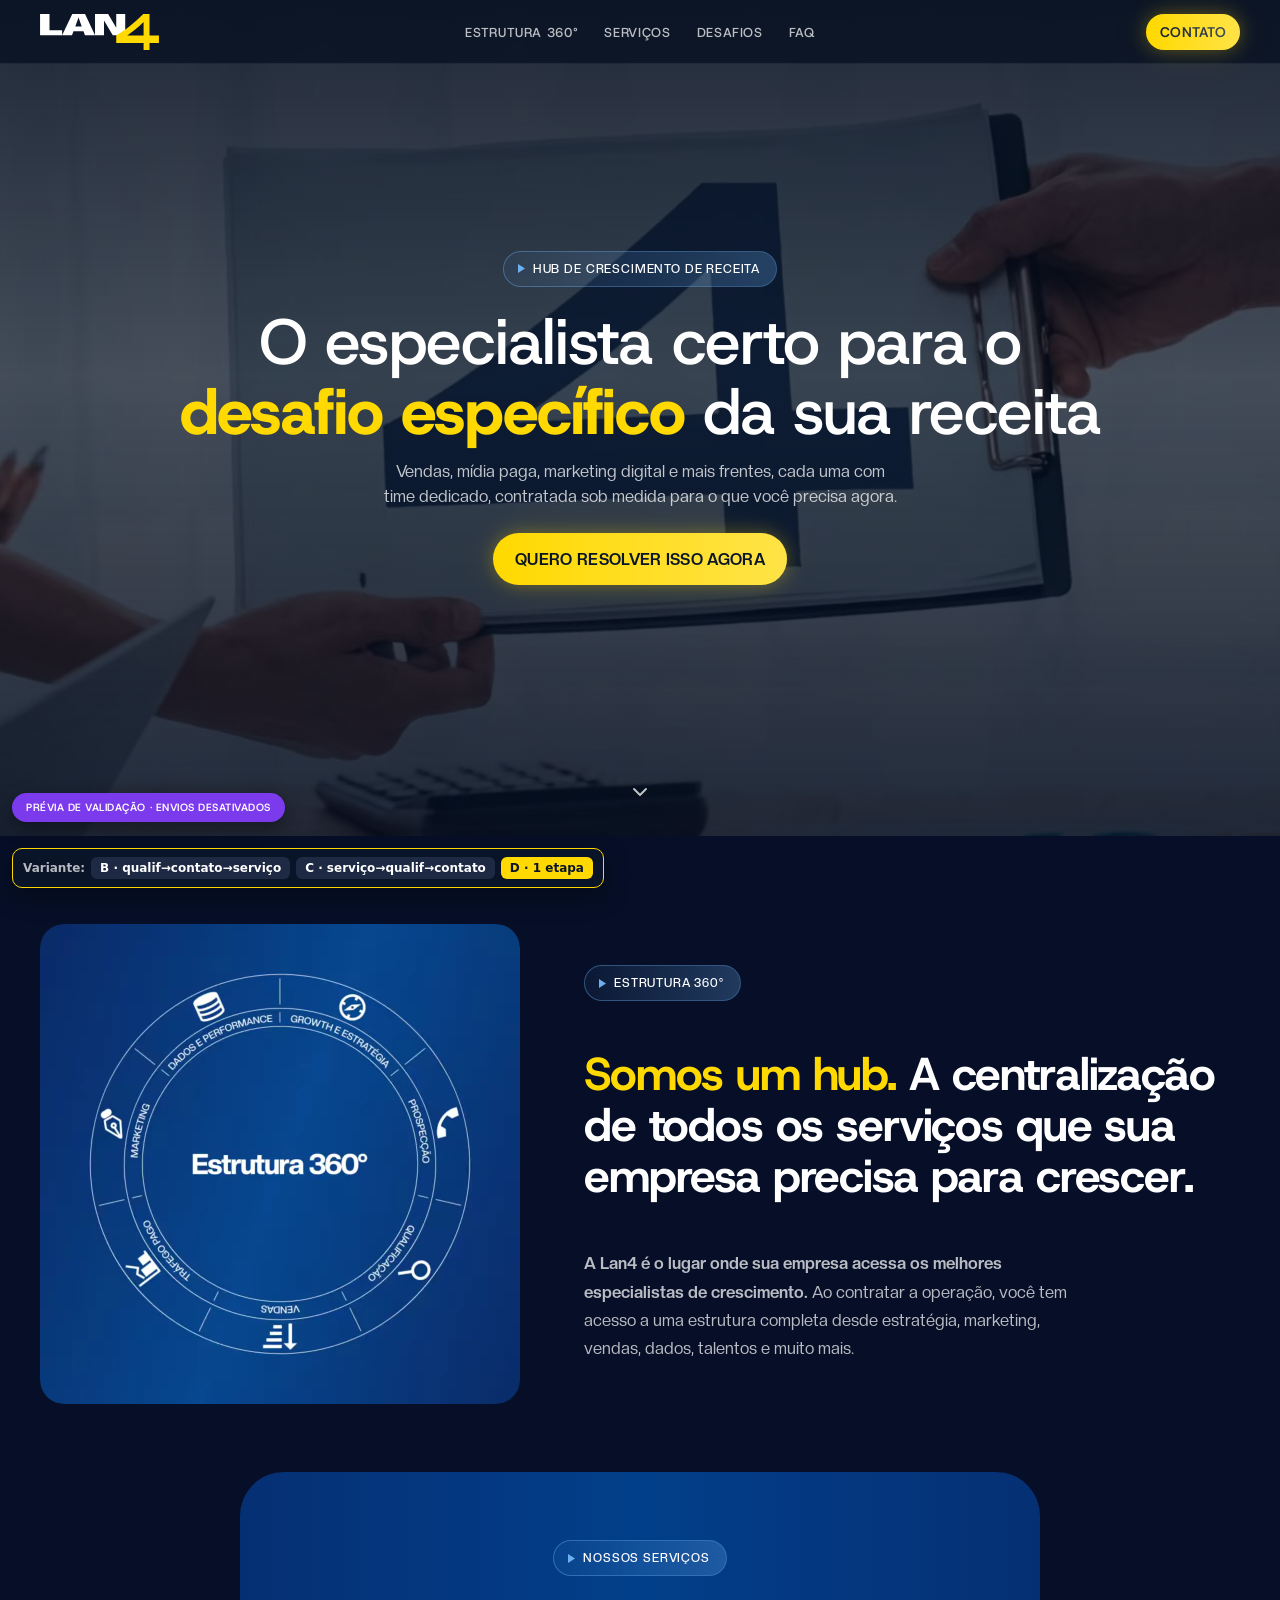
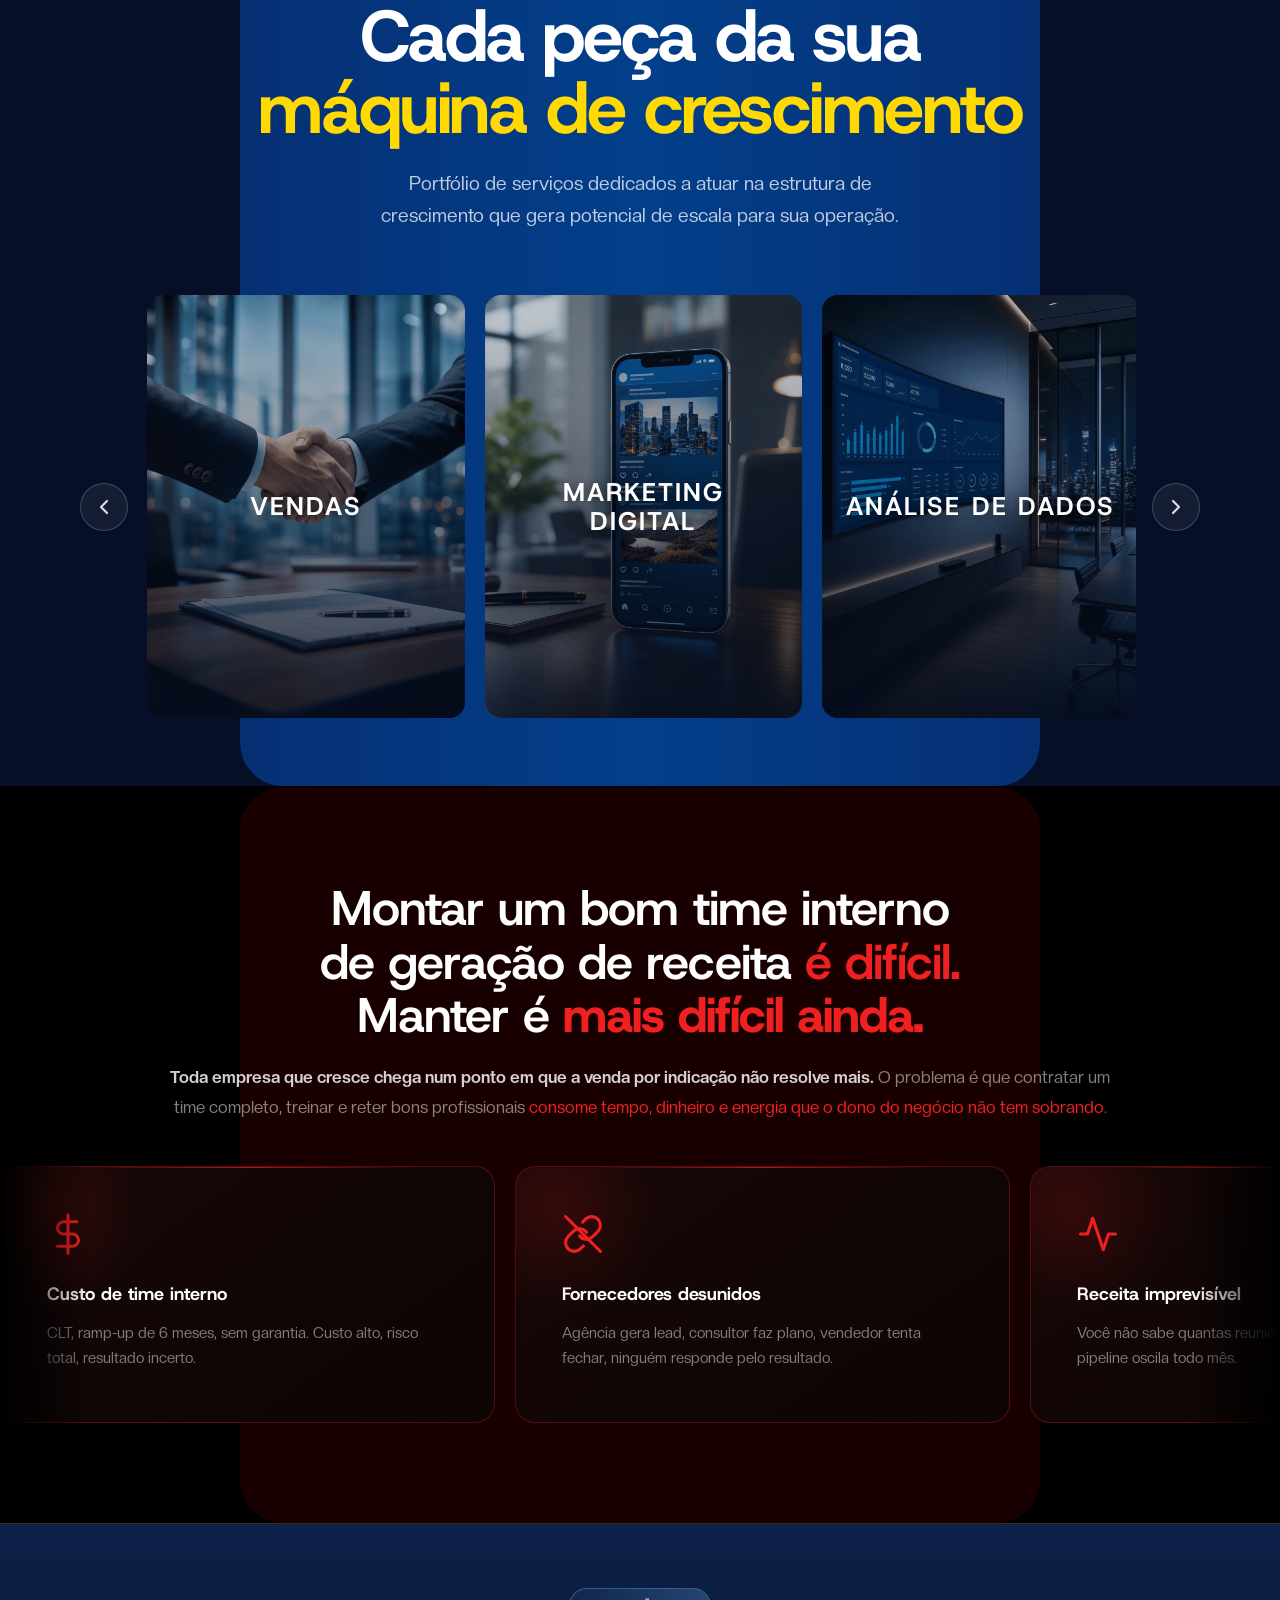
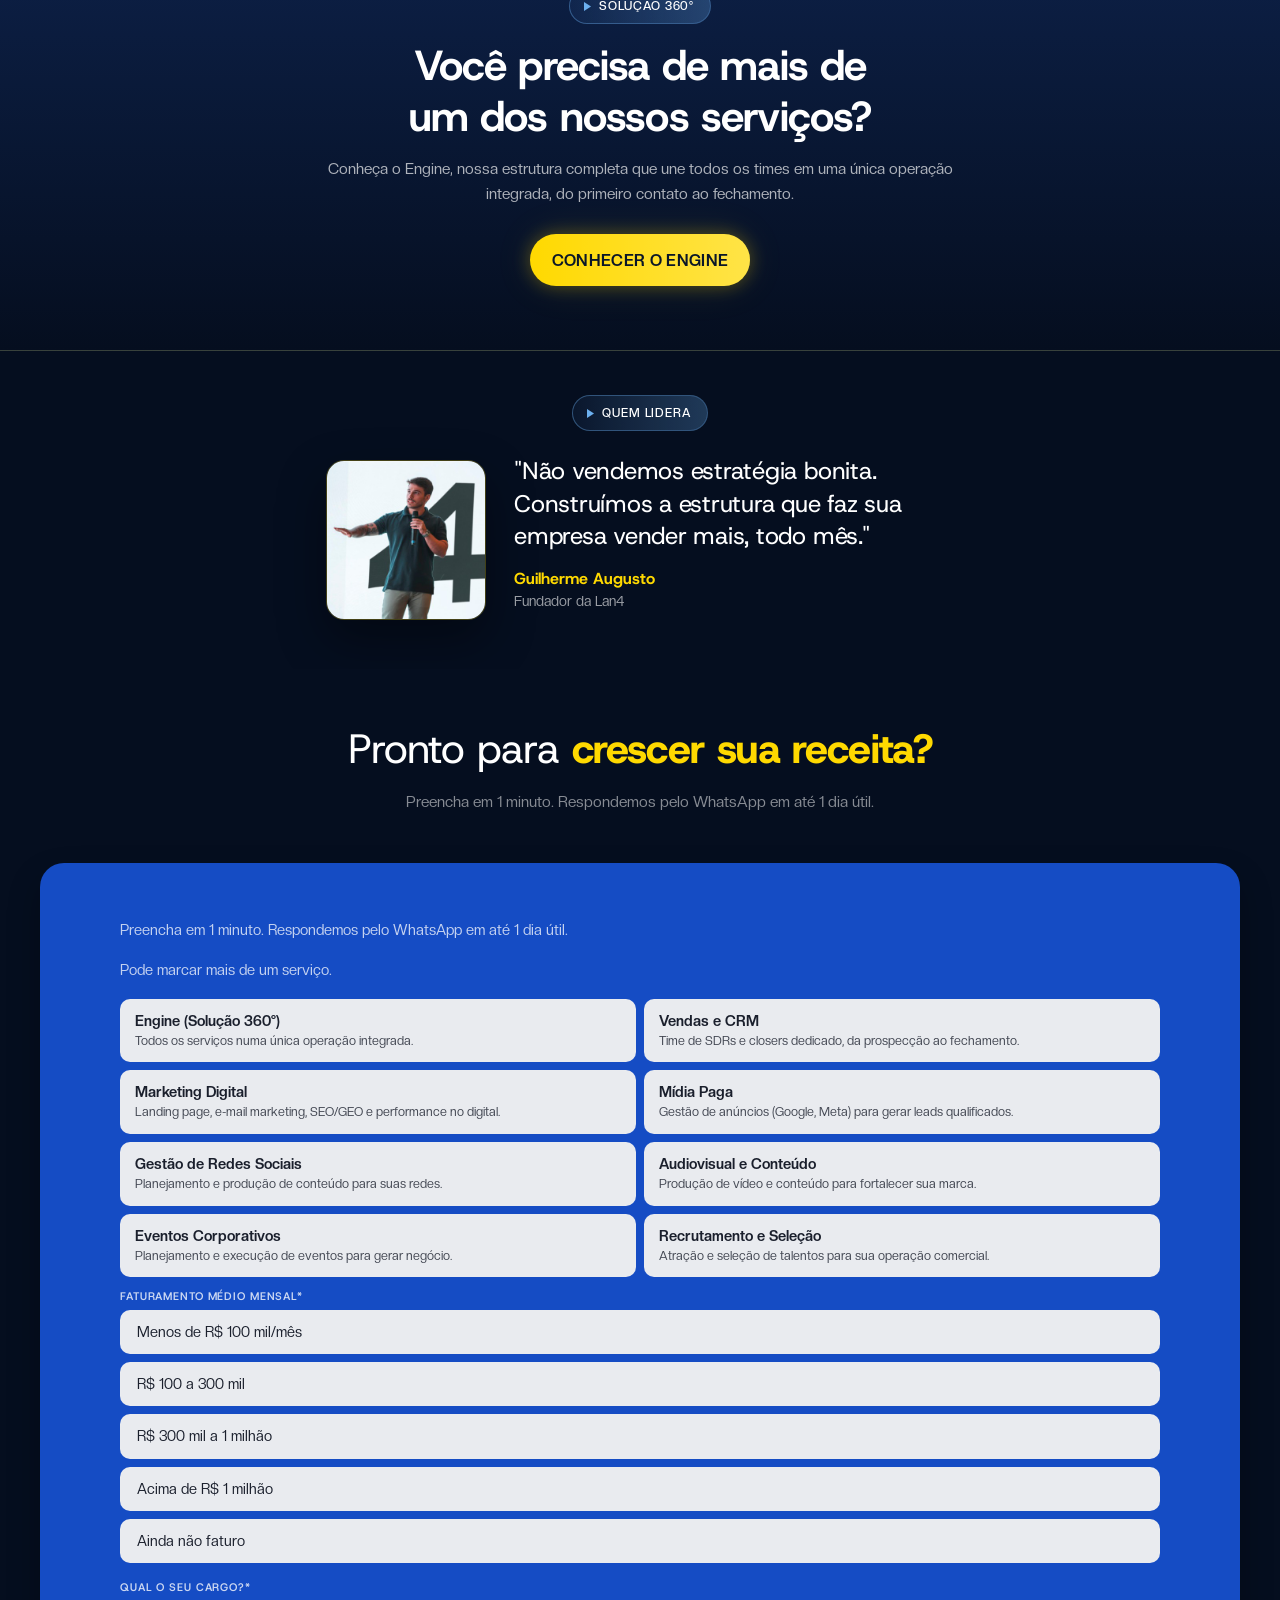
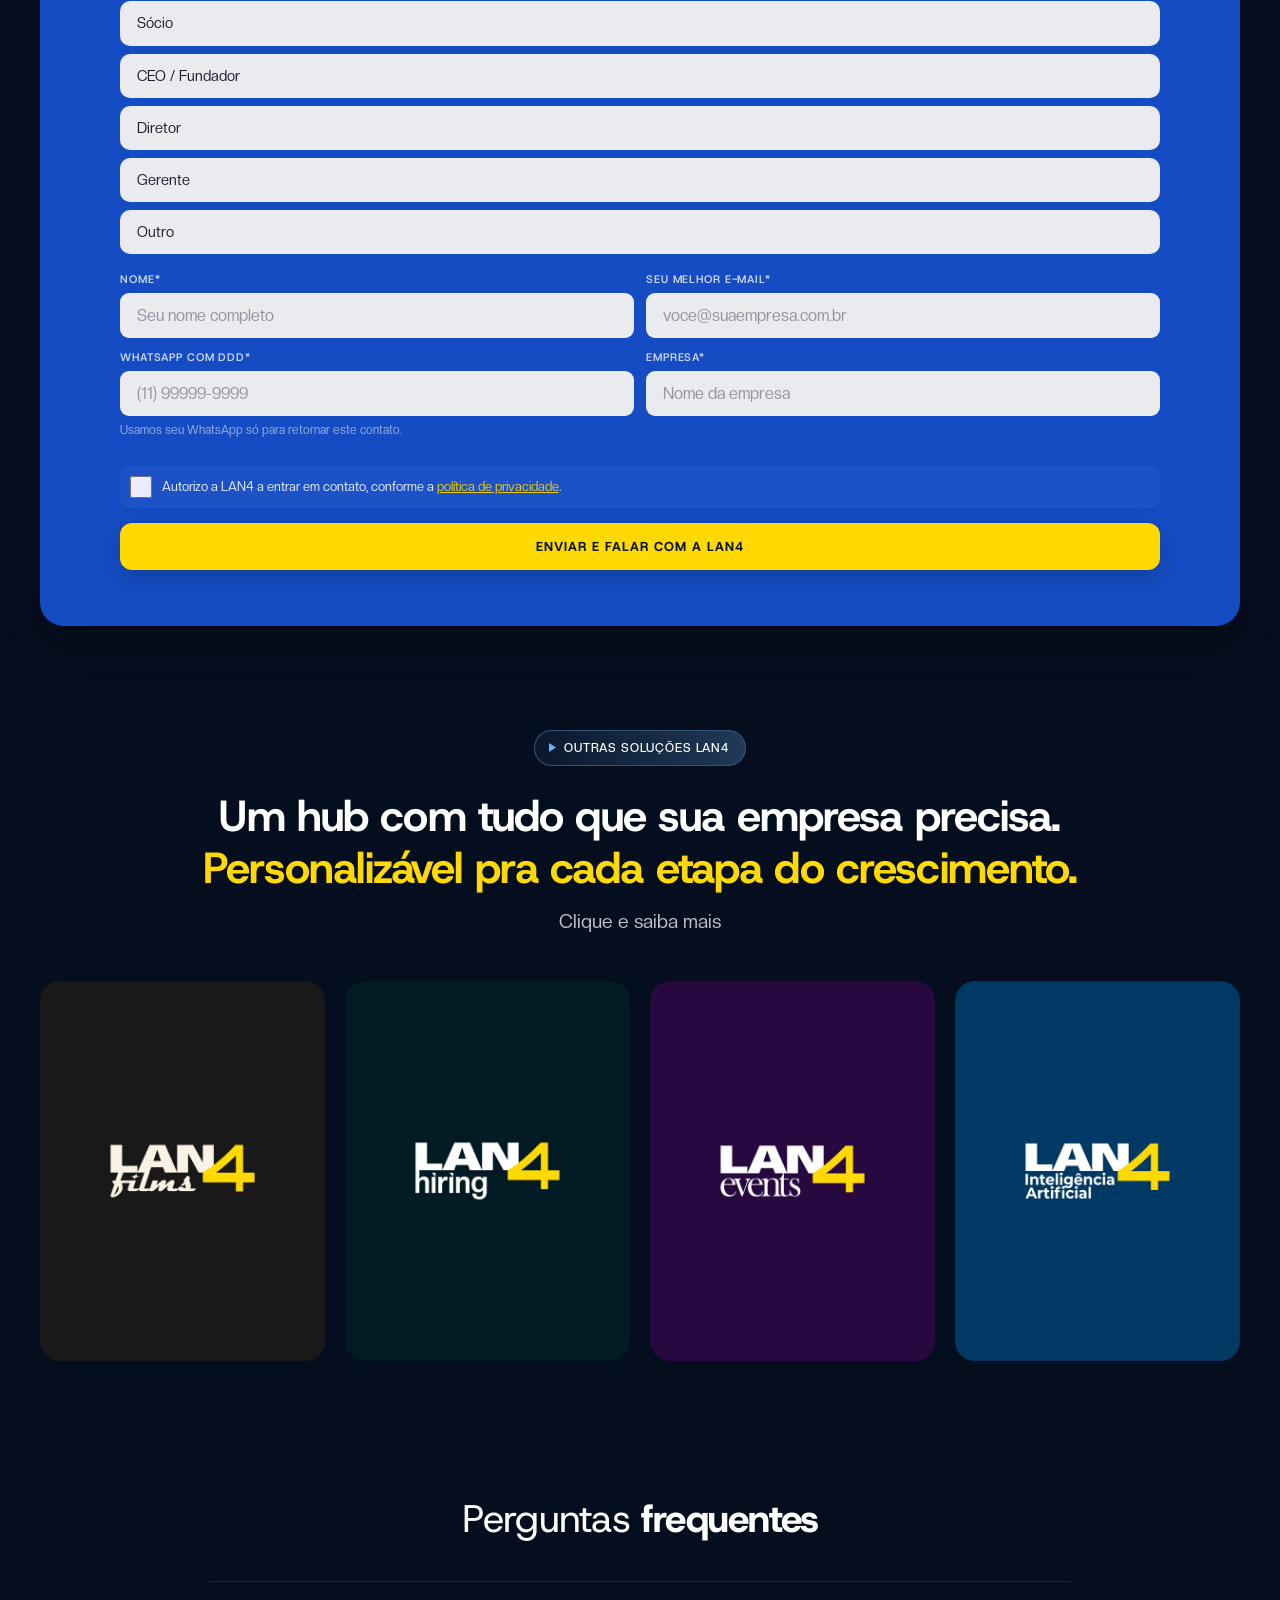
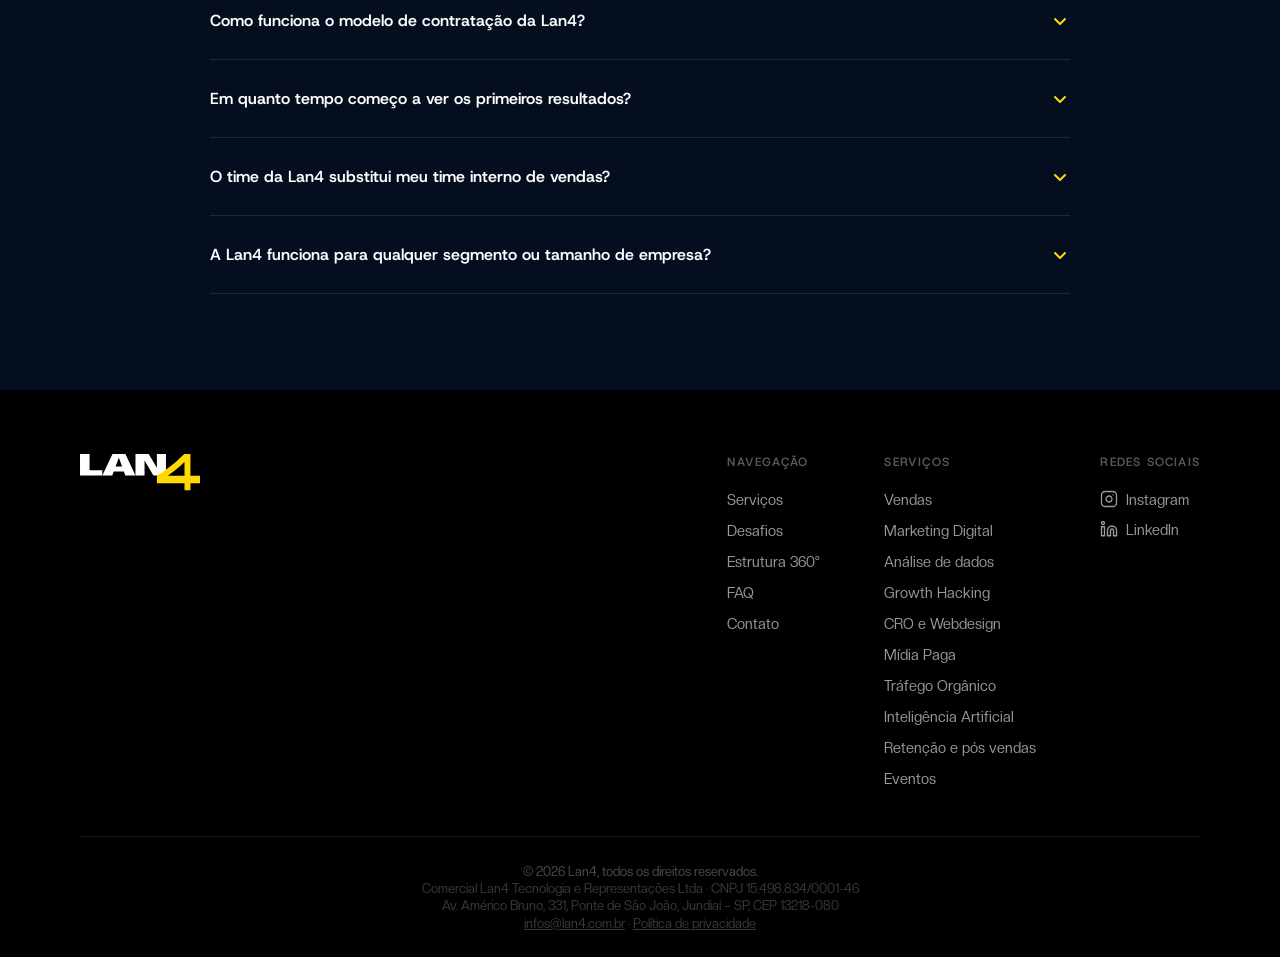
<file: index.html>
<!DOCTYPE html>
<html lang="pt-BR" data-domain="marketing" data-theme="dark">
<head>
  <meta charset="UTF-8" />
  <meta name="viewport" content="width=device-width, initial-scale=1.0, maximum-scale=5" />

  <!-- Modo prévia: fora de lan4.com.br (ex.: GitHub Pages) o GTM não carrega
       e o main.js não envia conversões ao RD — nenhum teste polui GA4/Ads/RD. -->
  <script>window.LAN4_PREVIEW = !/(^|\.)lan4\.com\.br$/.test(location.hostname);
  if (window.LAN4_PREVIEW) { var m = document.createElement('meta'); m.name = 'robots'; m.content = 'noindex,nofollow'; document.head.appendChild(m); }
  /* seletor visível A|B — só no preview (GitHub Pages); em produção fica false */
  window.LAN4_AB_PREVIEW = window.LAN4_PREVIEW;</script>

  <!-- Google Tag Manager -->
  <script>if (!window.LAN4_PREVIEW) (function(w,d,s,l,i){w[l]=w[l]||[];w[l].push({'gtm.start':
  new Date().getTime(),event:'gtm.js'});var f=d.getElementsByTagName(s)[0],
  j=d.createElement(s),dl=l!='dataLayer'?'&l='+l:'';j.async=true;j.src=
  'https://www.googletagmanager.com/gtm.js?id='+i+dl;f.parentNode.insertBefore(j,f);
  })(window,document,'script','dataLayer','GTM-KK94LW4M');</script>
  <!-- End Google Tag Manager -->

  <title>LAN4 | Terceirização de Vendas B2B e Hub de Crescimento de Receita</title>
  <meta name="description" content="Time de vendas dedicado, geração de demanda, dados e estratégia num único ecossistema. Para empresas B2B de R$100 mil+/mês. Fale com a LAN4 e resolva isso agora.">
  <link rel="canonical" href="https://lan4.com.br/">

  <!-- Open Graph -->
  <meta property="og:type" content="website">
  <meta property="og:url" content="https://lan4.com.br/">
  <meta property="og:title" content="LAN4 | Hub de Crescimento de Receita B2B">
  <meta property="og:description" content="Time de vendas dedicado, demanda, dados e estratégia num único ecossistema. Fale com a LAN4 e resolva isso agora.">
  <meta property="og:locale" content="pt_BR">
  <meta property="og:site_name" content="LAN4">

  <!-- Twitter Card -->
  <meta name="twitter:card" content="summary_large_image">
  <meta name="twitter:title" content="LAN4 | Hub de Crescimento de Receita B2B">
  <meta name="twitter:description" content="Time de vendas dedicado, demanda, dados e estratégia num único ecossistema.">

  <link rel="icon" type="image/svg+xml" href="img/4.svg" />

  <!-- Fontes (Google Fonts como fallback para Suisse + JetBrains Mono) -->
  <link rel="preconnect" href="https://fonts.googleapis.com" />
  <link rel="preconnect" href="https://fonts.gstatic.com" crossorigin />
  <link href="https://fonts.googleapis.com/css2?family=Host+Grotesk:ital,wght@0,300..800;1,300..800&family=Inter:wght@400;500;600&family=JetBrains+Mono:wght@400;500&display=swap" rel="stylesheet" />

  <!-- Design tokens extraídos de liveblocks.io -->
  <link rel="stylesheet" href="css/tokens.css" />

  <!-- Componentes: Navbar + Hero -->
  <link rel="stylesheet" href="css/components.css?v=20260902b" />
  <link rel="stylesheet" href="form-ab.css?v=20260902b" />

  <!-- Schema.org — Organization (desambiguação de entidade) -->
  <script type="application/ld+json">
  {
    "@context": "https://schema.org",
    "@type": "Organization",
    "@id": "https://lan4.com.br/#organization",
    "name": "LAN4",
    "legalName": "Comercial Lan4 Tecnologia e Representações Ltda",
    "url": "https://lan4.com.br/",
    "logo": "img/4.svg",
    "description": "Hub de crescimento de receita para empresas B2B: time de vendas dedicado (SDRs e closers), geração de demanda, dados e camada estratégica num único ecossistema.",
    "taxID": "15.498.834/0001-46",
    "email": "infos@lan4.com.br",
    "foundingDate": "2012-03-21",
    "address": {
      "@type": "PostalAddress",
      "streetAddress": "Av. Américo Bruno, 331",
      "addressLocality": "Jundiaí",
      "addressRegion": "SP",
      "postalCode": "13218-080",
      "addressCountry": "BR"
    },
    "areaServed": "BR",
    "sameAs": [
      "https://www.instagram.com/lan4br/",
      "https://www.linkedin.com/company/lan4sales/"
    ],
    "knowsAbout": [
      "terceirização de vendas B2B",
      "geração de demanda B2B",
      "SDR terceirizado",
      "receita previsível",
      "agentes de IA para vendas"
    ]
  }
  </script>

  <!-- Schema.org — FAQPage (espelha o FAQ visível da página) -->
  <script type="application/ld+json">
  {
    "@context": "https://schema.org",
    "@type": "FAQPage",
    "mainEntity": [
      {
        "@type": "Question",
        "name": "Como funciona o modelo de contratação da Lan4?",
        "acceptedAnswer": {
          "@type": "Answer",
          "text": "A Lan4 funciona como um hub: você contrata o Engine e tem acesso à estrutura completa, squad dedicada, tecnologia e processos, sempre personalizada pra sua operação. Sem CLT, sem encargos, sem ramp-up de seis meses. A equipe já entra treinada e integrada ao seu processo desde o primeiro dia. Ou você pode contratar os serviços pontuais para cada necessidade dentro da sua operação."
        }
      },
      {
        "@type": "Question",
        "name": "Em quanto tempo começo a ver os primeiros resultados?",
        "acceptedAnswer": {
          "@type": "Answer",
          "text": "O onboarding leva em média duas semanas. A partir da terceira semana já há prospecção ativa rodando. Resultados concretos de pipeline aparecem entre 30 e 60 dias, dependendo do ciclo de venda do seu produto."
        }
      },
      {
        "@type": "Question",
        "name": "O time da Lan4 substitui meu time interno de vendas?",
        "acceptedAnswer": {
          "@type": "Answer",
          "text": "Pode complementar ou substituir, dependendo do momento da empresa. A maioria dos clientes usa a Lan4 como o braço executor enquanto o fundador cuida do produto e da estratégia. Em alguns casos montamos o time, treinamos e transferimos a operação para o cliente."
        }
      },
      {
        "@type": "Question",
        "name": "A Lan4 funciona para qualquer segmento ou tamanho de empresa?",
        "acceptedAnswer": {
          "@type": "Answer",
          "text": "Focamos em empresas B2B que já validaram o produto mas precisam escalar a aquisição. Atendemos SaaS, consultorias, serviços empresariais, indústria e varejo B2B desde startups em crescimento até empresas consolidadas que querem profissionalizar a operação."
        }
      }
    ]
  }
  </script>

  <style>
    .lf-consent{display:flex;gap:.6rem;align-items:flex-start;margin:1rem 0 .9rem;padding:10px 12px 10px 10px;border-radius:10px;background:rgba(255,255,255,.04);font-size:.8rem;line-height:1.45;opacity:.9;cursor:pointer;-webkit-tap-highlight-color:transparent}
    .lf-consent:hover{background:rgba(255,255,255,.07)}
    .lf-consent input{flex:none;width:22px;height:22px;margin:0;accent-color:#FFD900;cursor:pointer}
    .lf-consent > span{padding-top:2px}
    .lf-consent a{color:#FFD900;text-decoration:underline}
    .footer-bottom p{margin:.15rem 0}
    .footer-legal{font-size:.8rem;opacity:.75}
    .footer-legal a{color:inherit;text-decoration:underline}
    /* ── Formulário multi-etapas (CRO) ─────────────────────────────── */
    .lf-wrap{scroll-margin-top:90px}
    .lf-step{display:none;border:0;padding:0;margin:0;min-width:0}
    .lf-step.is-active{display:block;animation:lfStepIn .28s ease}
    @keyframes lfStepIn{from{opacity:0;transform:translateX(14px)}to{opacity:1;transform:none}}
    @media (prefers-reduced-motion:reduce){.lf-step.is-active{animation:none}}
    .lf-progress{margin-bottom:1.5rem}
    .lf-progress-meta{display:flex;justify-content:space-between;align-items:baseline;gap:1rem;margin-bottom:.6rem;font-family:'Host Grotesk',sans-serif}
    .lf-progress-count{font-size:.72rem;letter-spacing:.08em;text-transform:uppercase;color:rgba(255,255,255,.6);white-space:nowrap}
    .lf-progress-count b{color:#FFD900}
    .lf-progress-title{font-size:.98rem;font-weight:700;color:#fff;text-align:right}
    .lf-progress-track{display:flex;gap:6px}
    .lf-progress-seg{flex:1;height:4px;border-radius:99px;background:rgba(255,255,255,.16);transition:background .3s ease}
    .lf-progress-seg.is-active{background:rgba(255,217,0,.55)}
    .lf-progress-seg.is-done{background:#FFD900}
    .lf-label{display:block;font-family:'Host Grotesk',sans-serif;font-size:11px;font-weight:600;letter-spacing:.08em;text-transform:uppercase;color:rgba(255,255,255,.78);margin-bottom:9px}
    .lf-options{display:grid;gap:8px;min-width:0}
    .lf-options--2col{grid-template-columns:1fr 1fr}
    @media (max-width:380px){.lf-options--2col{grid-template-columns:1fr}}
    .lf-opt{position:relative;display:block;cursor:pointer;margin-bottom:0;min-width:0}
    .lf-opt input{position:absolute;opacity:0;pointer-events:none}
    /* reseta o estilo herdado de .lf-group label (uppercase 11px) */
    .lf-group label.lf-opt{text-transform:none;letter-spacing:normal;font-family:'CreatoDisplay',sans-serif;font-size:14.5px;font-weight:400;color:inherit;margin-bottom:0;text-shadow:none}
    .lf-opt span{position:relative;display:flex;align-items:center;justify-content:center;text-align:center;min-height:48px;padding:10px 34px;border-radius:10px;background:#E9EBEF;color:#1a1f2c;font-family:'CreatoDisplay',sans-serif;font-size:14.5px;font-weight:400;line-height:1.25;border:1.5px solid transparent;transition:border-color .15s ease,background .15s ease,box-shadow .15s ease,transform .15s ease}
    .lf-opt input:checked+span{background:#FFD900;border-color:#FFD900;color:#0a1628;box-shadow:0 6px 18px rgba(255,217,0,.4);font-weight:700;transform:translateY(-1px)}
    .lf-opt input:checked+span::after{content:'✓';position:absolute;right:10px;top:50%;transform:translateY(-50%);display:flex;align-items:center;justify-content:center;width:18px;height:18px;border-radius:50%;background:#0a1628;color:#FFD900;font-size:10px;font-weight:800;line-height:1}
    .lf-opt input:focus-visible+span{border-color:#154CC4}
    .lf-opt:hover span{background:#dfe2e9}
    .lf-opt input:checked:hover+span{background:#FFD900}
    .lf-nav{display:flex;gap:10px;align-items:stretch;margin-top:.4rem}
    .lf-nav .lf-btn{flex:1;margin-top:0}
    .lf-back{flex:none;background:none;border:1px solid rgba(255,255,255,.25);color:rgba(255,255,255,.85);border-radius:10px;padding:9px 14px;font-family:'Host Grotesk',sans-serif;font-size:11px;font-weight:700;letter-spacing:.06em;text-transform:uppercase;cursor:pointer;transition:border-color .15s ease}
    .lf-back:hover{border-color:rgba(255,255,255,.5)}
    /* Etapas sem botão de avanço manual (autoavanço ativo): só "Voltar",
       pequeno, no canto inferior esquerdo — sem esticar a largura toda. */
    .lf-nav--back-only{justify-content:flex-start}
    .lf-nav--back-only .lf-back{flex:none}
    .lf-step-msg{display:none;align-items:flex-start;gap:9px;margin:0 0 .8rem;padding:12px 14px;border-radius:10px;font-size:13.5px;font-weight:600;line-height:1.5;background:#FFF0F0;border:1.5px solid #F02020;color:#B00E0E;animation:lfStepMsgIn .2s ease}
    .lf-step-msg::before{content:'!';flex:none;display:flex;align-items:center;justify-content:center;width:18px;height:18px;margin-top:1px;border-radius:50%;background:#F02020;color:#fff;font-size:12px;font-weight:800;font-family:'Host Grotesk',sans-serif}
    @keyframes lfStepMsgIn{from{opacity:0;transform:translateY(-4px)}to{opacity:1;transform:none}}
    @media (prefers-reduced-motion:reduce){.lf-step-msg{animation:none}}
    .lf-step-hint{margin:0 0 1.1rem;font-size:.92rem;line-height:1.5;color:rgba(255,255,255,.75)}
    .lf-field-hint{display:block;margin-top:6px;font-size:.74rem;line-height:1.4;color:rgba(255,255,255,.55)}
    form.is-sent .lf-step,form.is-sent .lf-progress{display:none}
    .lf-incentivo-banner{margin:0 0 1.1rem;padding:14px 16px;border-radius:10px;background:#FFD900;border:2px solid #FFD900;animation:lfIncentivoPulse 1.6s ease-in-out infinite}
    .lf-incentivo-badge{display:inline-block;font-family:'Host Grotesk',sans-serif;font-size:11px;font-weight:700;letter-spacing:.06em;text-transform:uppercase;color:#0A1428;margin-bottom:6px}
    .lf-incentivo-banner p{margin:0 0 .4rem;font-size:.86rem;line-height:1.5;color:#1a1a1a}
    .lf-incentivo-banner p:last-child{margin-bottom:0}
    .lf-incentivo-banner strong{color:#000;font-weight:700}
    .lf-incentivo-banner .lf-incentivo-alerta{color:#1a1a1a;font-size:.8rem}
    @keyframes lfIncentivoPulse{0%,100%{background:#FFD900;border-color:#FFD900;box-shadow:0 0 0 0 rgba(255,217,0,.5)}50%{background:#ffe680;border-color:#fff;box-shadow:0 0 0 6px rgba(255,217,0,.3)}}
    @media (prefers-reduced-motion:reduce){.lf-incentivo-banner{animation:none}}
    /* Tag chamativa na etapa 1: alinha expectativa de que vem seleção de
       serviço na etapa seguinte — mesmo pulse amarelo do antigo banner de
       material gratuito, reaproveitado pra chamar atenção sem introduzir
       nova linguagem visual. */
    .lf-next-hint{display:flex;align-items:center;gap:8px;margin:1rem 0 1.1rem;padding:10px 14px;border-radius:10px;background:#FFD900;border:2px solid #FFD900;animation:lfIncentivoPulse 1.6s ease-in-out infinite}
    .lf-next-hint-icon{flex:none;display:flex;width:16px;height:16px;color:#0A1428}
    .lf-next-hint span:last-child{font-family:'Host Grotesk',sans-serif;font-size:12px;font-weight:700;letter-spacing:.02em;color:#0A1428}
    @media (prefers-reduced-motion:reduce){.lf-next-hint{animation:none}}
    /* Selects nativos de cargo/faturamento — mesmo padrão compacto da
       calculadora do /engine/ (select#calc-porte), ocupam bem menos
       espaço vertical que os radio-cards antigos numa etapa 1 mais densa. */
    .lf-select-group{margin-bottom:1rem}
    .lf-select-group label{display:block;margin-bottom:6px;font-family:'Host Grotesk',sans-serif;font-size:.82rem;font-weight:600;color:rgba(255,255,255,.85)}
    .lf-select{width:100%;padding:12px 14px;border-radius:10px;border:1px solid rgba(255,255,255,.2);background:rgba(255,255,255,.06);color:#fff;font-family:'Host Grotesk',sans-serif;font-size:.92rem;appearance:none;-webkit-appearance:none;background-image:url("data:image/svg+xml,%3Csvg xmlns='http://www.w3.org/2000/svg' viewBox='0 0 24 24' fill='none' stroke='%23ffffff' stroke-width='2'%3E%3Cpath d='M6 9l6 6 6-6'/%3E%3C/svg%3E");background-repeat:no-repeat;background-position:right 12px center;background-size:16px;cursor:pointer}
    .lf-select:focus{outline:none;border-color:#FFD900}
    .lf-select option{background:#0A1428;color:#fff}
    /* Etapa 1 (seletor de serviço) e faixa "Não faturo": grid de mais opções,
       cabendo em telas pequenas sem quebrar o touch target mínimo de 48px */
    .radio-card-group{grid-template-columns:1fr 1fr;align-items:stretch;min-width:0}
    @media (max-width:360px){.radio-card-group{grid-template-columns:1fr}}
    /* Todas as 8 opções de serviço usam o mesmo tamanho e tipografia —
       referência é o box do Engine (o maior, por ter texto de apoio).
       Texto centralizado (título+descrição) — pedido do usuário depois
       que as descrições ficaram uniformes em comprimento (~54-65
       caracteres cada), o que já resolveu o desalinhamento vertical que
       motivava o alinhamento à esquerda antes.
       min-width:0 em toda a cadeia (lf-options → radio-card-group →
       radio-card) é essencial: sem isso, grid items assumem min-width:auto
       por padrão e não encolhem pra caber no container, causando overflow
       horizontal visível (cards "vazando" pra fora da caixa azul do
       formulário) — achado real do usuário em mobile. */
    .radio-card{height:100%;min-width:0}
    .radio-card span{flex-direction:column;align-items:center;justify-content:center;text-align:center;height:100%;min-height:88px;padding:14px 34px;gap:4px;box-sizing:border-box}
    .radio-card span strong{display:block;font-family:'CreatoDisplay',sans-serif;font-weight:600;font-size:14.5px;line-height:1.25;color:inherit}
    .radio-card span small{display:block;font-family:'CreatoDisplay',sans-serif;font-weight:400;font-size:12px;line-height:1.4;opacity:.85}
    /* Mesmo padrão visual das opções simples (etapas 2/3): fundo amarelo
       sólido, texto escuro em negrito, leve elevação — padronizado entre
       as etapas por pedido do usuário (etapa 2 ficava mais bonita). */
    .radio-card input:checked+span{background:#FFD900;border-color:#FFD900;color:#0a1628;box-shadow:0 6px 18px rgba(255,217,0,.4);font-weight:700;transform:translateY(-1px)}
    .radio-card input:checked+span strong{color:inherit}
    .radio-card input:checked+span small{opacity:.8}
    .radio-card input:checked:hover+span{background:#FFD900}
    /* checkmark do radio-card sobrepõe canto superior direito (layout em coluna, não pode ficar inline com o texto) */
    .radio-card input:checked+span::after{top:14px;right:12px;transform:none;background:#0a1628;color:#FFD900}
    /* Mobile: form ficava muito comprido com 8 cards empilhados — reduz
       padding/altura mínima do card pra encurtar a lista sem cortar texto,
       mantendo o toque confortável (ainda bem acima do mínimo de 48px). */
    @media (max-width:640px){
      .radio-card span{min-height:72px;padding:11px 30px;gap:2px}
      .radio-card span strong{font-size:13.5px}
      .radio-card span small{font-size:11.5px;line-height:1.3}
      .radio-card input:checked+span::after{top:11px;right:10px}
    }
    .lf-opt-nao-fatura span{opacity:.85}
    .lan4-preview-badge{position:fixed;bottom:78px;left:12px;z-index:999;background:#7c3aed;color:#fff;border-radius:999px;font:600 10.5px/1.4 'Host Grotesk',sans-serif;letter-spacing:.05em;text-transform:uppercase;padding:7px 14px;box-shadow:0 6px 18px rgba(0,0,0,.4);pointer-events:none}
    /* Sticky CTA — apenas mobile */
    .sticky-cta{position:fixed;left:0;right:0;bottom:0;z-index:80;display:none;align-items:center;justify-content:space-between;gap:.8rem;padding:.65rem 1rem;padding-bottom:calc(.65rem + env(safe-area-inset-bottom));background:rgba(7,14,29,.96);backdrop-filter:blur(8px);-webkit-backdrop-filter:blur(8px);border-top:1px solid rgba(255,217,0,.35);transform:translateY(110%);transition:transform .3s ease}
    .sticky-cta.is-visible{transform:translateY(0)}
    .sticky-cta-text{font-size:.78rem;line-height:1.3;color:#fff;opacity:.92}
    .sticky-cta-text strong{color:#FFD900;display:block;font-size:.88rem}
    .sticky-cta-btn{flex:none;background:#FFD900;color:#0A1428;font-weight:700;font-size:.88rem;padding:.7rem 1.15rem;border-radius:999px;text-decoration:none;white-space:nowrap}
    @media (max-width:768px){.sticky-cta{display:flex}}
  </style>
</head>

<body>

  <!-- Honeypot anti-bot (main.js lê window.website_hp global) — invisível
       pra humano (fora da viewport, não display:none), mas bots simples
       preenchem todo campo que encontram. Qualquer valor aqui bloqueia o
       envio ao RD silenciosamente (ver lan4PareceBot em main.js). -->
  <input type="text" name="website_hp" tabindex="-1" autocomplete="off"
    style="position:absolute;left:-9999px;top:-9999px;width:1px;height:1px;opacity:0;" aria-hidden="true">

  <!-- Google Tag Manager (noscript) -->
  <noscript><iframe src="https://www.googletagmanager.com/ns.html?id=GTM-KK94LW4M"
  height="0" width="0" style="display:none;visibility:hidden"></iframe></noscript>
  <!-- End Google Tag Manager (noscript) -->

  <!-- ════════════════════════════════════════════════
       NAVBAR / HEADER
  ════════════════════════════════════════════════ -->
  <header class="header" role="banner">
    <div class="container">
      <div class="header-inner">

        <!-- Logo (SVG inline para animação de colapso) -->
        <a class="logo-link" href="#" aria-label="LAN4">
          <span class="logo-svg-wrap">
            <svg class="logo-svg" xmlns="http://www.w3.org/2000/svg" viewBox="0 0 824.39 249.66" aria-hidden="true" focusable="false">
              <!-- Letras LAN — somem na dobra 2 -->
              <g class="logo-lan">
                <path d="M65.49,0v112.53h87.52v35.51H0V0h65.49Z"/>
                <path d="M153.01,148.03L223.31,0h88.61l69.21,148.03h-69.91l-10.09-28h-69.29l-10.32,28h-68.51ZM288.95,86.28l-22.11-61.23-22.5,61.23h44.62Z"/>
                <path d="M590.55,148.03h-86.2l-60.99-103.31v103.31h-62.23V0h90.86l56.33,94.88V0h62.23v148.03Z"/>
              </g>
              <!-- Ícone 4 — sempre visível, desliza para a esquerda na dobra 2 -->
              <g class="logo-icon">
                <path d="M528.32,147.7c26.95-14.09,57.22-34.45,90.82-61.08,33.59-26.63,65.8-55.51,96.64-86.63h43.24v148.87s65.37,0,65.37,0v52.15h-65.37s0,48.64,0,48.64h-41.03v-48.64s-189.67,0-189.67,0v-53.32ZM657.55,108.69c-21.52,17.34-39.59,30.73-54.21,40.18h114.65s0-93.83,0-93.83c-18.77,18.42-38.92,36.3-60.44,53.65Z"/>
              </g>
            </svg>
          </span>
        </a>

        <!-- Desktop nav (absolutamente centralizado) -->
        <nav class="nav-center" aria-label="primary">
          <ul class="nav-links">
            <li><a class="nav-link" href="#estrutura">Estrutura 360°</a></li>
            <li><a class="nav-link" href="#quem-somos">Serviços</a></li>
            <li><a class="nav-link" href="#o-que-resolvemos">Desafios</a></li>
            <li><a class="nav-link" href="#faq">FAQ</a></li>
          </ul>
        </nav>

        <!-- Right: CONTATO (desktop only) -->
        <div class="nav-ctas">
          <a class="btn btn-sm btn-solid btn-contato" href="#contato" data-cta="nav-contato" data-cta-location="navbar">Contato</a>
        </div>

        <!-- Hamburger (mobile only) -->
        <button class="menu-toggle" aria-label="Abrir menu" aria-expanded="false">
          <span class="menu-toggle-bars">
            <span></span>
            <span></span>
            <span></span>
          </span>
        </button>

      </div>
    </div>
  </header>

  <!-- ── Mobile panel — desliza de cima pra baixo ── -->
  <div class="mobile-panel" id="mobilePanel">
    <nav class="mobile-panel-nav">
      <ul class="mobile-panel-links">
        <li><a class="mobile-panel-link" href="#estrutura">Estrutura 360°</a></li>
        <li><a class="mobile-panel-link" href="#quem-somos">Serviços</a></li>
        <li><a class="mobile-panel-link" href="#o-que-resolvemos">Desafios</a></li>
        <li><a class="mobile-panel-link" href="#faq">FAQ</a></li>
      </ul>
      <div class="mobile-panel-cta">
        <a class="btn btn-lg btn-solid" href="#contato" data-cta="menu-mobile-contato" data-cta-location="menu-mobile">Contato</a>
      </div>
    </nav>
  </div>

<!-- ════════════════════════════════════════════════
       MAIN / HERO
  ════════════════════════════════════════════════ -->
  <main>
    <div class="hero-pin">
      <div class="hero">
        <section class="hero-top">
          <video class="hero-video-bg is-active" autoplay muted loop playsinline preload="auto" aria-hidden="true">
            <source src="video/Site%20video%20fundo%20lan4.webm" type="video/webm">
          </video>
          <div class="hero-video-overlay" aria-hidden="true"></div>
          <div class="container">

            <!-- Hero text content -->
            <div class="hero-content">

              <!-- Tagline badge -->
              <div class="hero-badge">
                <div class="hero-badge-inner">
                  <span class="badge-icon" aria-hidden="true">
                    <svg width="7" height="9" viewBox="0 0 7 9" fill="currentColor"><path d="M0 0L7 4.5L0 9Z"/></svg>
                  </span>
                  <p class="badge-text">Hub de Crescimento de Receita</p>
                </div>
              </div>

              <!-- H1 -->
              <h1 class="hero-h1 f-marketing-display-xl">
                O especialista certo para o <span class="destaque-h1">desafio específico</span> da sua receita
              </h1>

              <!-- H2 — complemento breve -->
              <p class="hero-h2">Vendas, mídia paga, marketing digital e mais frentes, cada uma com time dedicado, contratada sob medida para o que você precisa agora.</p>

              <!-- CTA principal -->
              <div class="hero-ctas">
                <a class="btn btn-lg btn-solid" href="#contato" data-cta="hero-conhecer-hub" data-cta-location="hero" data-pointer-glow>
                  <span class="label" style="text-transform:uppercase">Quero resolver isso agora</span>
                  <div class="pointer-glow" aria-hidden="true"></div>
                </a>
              </div>
            </div>

          </div><!-- /.container -->

          <!-- Indicador de scroll -->
          <a class="hero-scroll-indicator" href="#estrutura" aria-label="Rolar para baixo">
            <svg width="24" height="24" viewBox="0 0 24 24" fill="none" stroke="currentColor" stroke-width="2" stroke-linecap="round" stroke-linejoin="round"><polyline points="6 9 12 15 18 9"/></svg>
          </a>
        </section>
      </div><!-- /.hero -->
    </div><!-- /.hero-pin -->

    <!-- ════════════════════════════════════════════════
         ESTRUTURA 360° — Mandala de times
    ════════════════════════════════════════════════ -->
    <section class="mandala-section" id="estrutura">
      <div class="container">
        <div class="mandala-grid">

          <!-- Mandala vídeo — cartão arredondado -->
          <div class="mandala-video-wrap reveal">
            <video class="mandala-video" muted loop playsinline preload="none" data-lazy-autoplay aria-hidden="true">
              <source data-src="video/Mandala%20final%20fundo%20azul.webm" type="video/webm">
            </video>
          </div>

          <div class="mandala-content">
            <div class="mandala-text-block reveal" style="--reveal-delay:.08s">
              <div class="hero-badge mandala-eyebrow">
                <div class="hero-badge-inner">
                  <span class="badge-icon" aria-hidden="true">
                    <svg width="7" height="9" viewBox="0 0 7 9" fill="currentColor"><path d="M0 0L7 4.5L0 9Z"/></svg>
                  </span>
                  <p class="badge-text">Estrutura 360°</p>
                </div>
              </div>
            </div>
            <div class="mandala-text-block reveal" style="--reveal-delay:.16s">
              <h2 class="mandala-title"><span class="mandala-accent">Somos um hub.</span> A centralização de todos os serviços que sua empresa precisa para crescer.</h2>
            </div>
            <div class="mandala-text-block reveal" style="--reveal-delay:.24s">
              <p class="mandala-sub"><strong>A Lan4 é o lugar onde sua empresa acessa os melhores especialistas de crescimento.</strong> Ao contratar a operação, você tem acesso a uma estrutura completa desde estratégia, marketing, vendas, dados, talentos e muito mais.</p>
            </div>
          </div>

        </div>
      </div>
    </section>

    <!-- ════════════════════════════════════════════════
         SERVIÇOS — O que a LAN4 oferece
    ════════════════════════════════════════════════ -->
    <section class="servicos-section" id="quem-somos">
      <div class="servicos-section-bg" aria-hidden="true"></div>
      <div class="servicos-inner">

        <header class="servicos-header reveal">
          <div class="hero-badge servicos-eyebrow">
            <div class="hero-badge-inner">
              <span class="badge-icon" aria-hidden="true">
                <svg width="7" height="9" viewBox="0 0 7 9" fill="currentColor"><path d="M0 0L7 4.5L0 9Z"/></svg>
              </span>
              <p class="badge-text">Nossos Serviços</p>
            </div>
          </div>
          <h2 class="servicos-title">Cada peça da sua<br><span class="servicos-accent">máquina de crescimento</span></h2>
          <p class="servicos-sub">Portfólio de serviços dedicados a atuar na estrutura de crescimento que gera potencial de escala para sua operação.</p>
        </header>

        <div class="servicos-carousel-wrap">
          <!-- Seta esquerda -->
          <button class="servicos-arrow servicos-arrow--prev is-disabled" aria-label="Serviços anteriores" disabled>
            <svg width="22" height="22" viewBox="0 0 22 22" fill="none" stroke="currentColor" stroke-width="2.2" stroke-linecap="round" stroke-linejoin="round"><path d="M14 5L8 11L14 17"/></svg>
          </button>

          <div class="servicos-carousel-viewport">
            <div class="servicos-track">

              <!-- Vendas -->
              <article class="servico-card" data-popup="popup-vendas" tabindex="0" role="button" aria-haspopup="dialog" aria-label="Saiba mais sobre Vendas">
                <div class="servico-card-img" data-bg="img/servicos/Vendas.webp"></div>
                <div class="servico-card-overlay"></div>
                <div class="servico-card-body">
                  <h3 class="servico-card-name">Vendas</h3>
                </div>
              </article>

              <!-- Marketing Digital -->
              <article class="servico-card" data-popup="popup-marketing" tabindex="0" role="button" aria-haspopup="dialog" aria-label="Saiba mais sobre Marketing Digital">
                <div class="servico-card-img" data-bg="img/servicos/marketing-digital.webp"></div>
                <div class="servico-card-overlay"></div>
                <div class="servico-card-body">
                  <h3 class="servico-card-name">Marketing Digital</h3>
                </div>
              </article>

              <!-- Análise de dados -->
              <article class="servico-card" data-popup="popup-dados" tabindex="0" role="button" aria-haspopup="dialog" aria-label="Saiba mais sobre Análise de dados">
                <div class="servico-card-img" data-bg="img/servicos/analise-de-dados.webp"></div>
                <div class="servico-card-overlay"></div>
                <div class="servico-card-body">
                  <h3 class="servico-card-name">Análise de dados</h3>
                </div>
              </article>

              <!-- Growth Hacking -->
              <article class="servico-card" data-popup="popup-growth" tabindex="0" role="button" aria-haspopup="dialog" aria-label="Saiba mais sobre Growth Hacking">
                <div class="servico-card-img" data-bg="img/servicos/growth.webp"></div>
                <div class="servico-card-overlay"></div>
                <div class="servico-card-body">
                  <h3 class="servico-card-name">Growth Hacking</h3>
                </div>
              </article>

              <!-- CRO e Webdesign -->
              <article class="servico-card" data-popup="popup-cro" tabindex="0" role="button" aria-haspopup="dialog" aria-label="Saiba mais sobre CRO e Webdesign">
                <div class="servico-card-img" data-bg="img/servicos/CRO.webp"></div>
                <div class="servico-card-overlay"></div>
                <div class="servico-card-body">
                  <h3 class="servico-card-name">CRO e Webdesign</h3>
                </div>
              </article>

              <!-- Mídia Paga -->
              <article class="servico-card" data-popup="popup-midia-paga" tabindex="0" role="button" aria-haspopup="dialog" aria-label="Saiba mais sobre Mídia Paga">
                <div class="servico-card-img" data-bg="img/servicos/midia-paga.webp"></div>
                <div class="servico-card-overlay"></div>
                <div class="servico-card-body">
                  <h3 class="servico-card-name">Mídia Paga</h3>
                </div>
              </article>

              <!-- Tráfego Orgânico -->
              <article class="servico-card" data-popup="popup-trafego-organico" tabindex="0" role="button" aria-haspopup="dialog" aria-label="Saiba mais sobre Tráfego Orgânico">
                <div class="servico-card-img" data-bg="img/servicos/trafego-organico.webp"></div>
                <div class="servico-card-overlay"></div>
                <div class="servico-card-body">
                  <h3 class="servico-card-name">Tráfego Orgânico</h3>
                </div>
              </article>

              <!-- Inteligência Artificial -->
              <article class="servico-card" data-popup="popup-ia" tabindex="0" role="button" aria-haspopup="dialog" aria-label="Saiba mais sobre Inteligência Artificial">
                <div class="servico-card-img" data-bg="img/servicos/inteligencia-artificial.webp"></div>
                <div class="servico-card-overlay"></div>
                <div class="servico-card-body">
                  <h3 class="servico-card-name">Inteligência Artificial</h3>
                </div>
              </article>

              <!-- Retenção e pós vendas -->
              <article class="servico-card" data-popup="popup-retencao" tabindex="0" role="button" aria-haspopup="dialog" aria-label="Saiba mais sobre Retenção e pós vendas">
                <div class="servico-card-img" data-bg="img/servicos/pos-vendas.webp"></div>
                <div class="servico-card-overlay"></div>
                <div class="servico-card-body">
                  <h3 class="servico-card-name">Retenção e pós vendas</h3>
                </div>
              </article>

              <!-- Eventos -->
              <article class="servico-card" data-popup="popup-eventos" tabindex="0" role="button" aria-haspopup="dialog" aria-label="Saiba mais sobre Eventos">
                <div class="servico-card-img" data-bg="img/servicos/eventos.webp"></div>
                <div class="servico-card-overlay"></div>
                <div class="servico-card-body">
                  <h3 class="servico-card-name">Eventos</h3>
                </div>
              </article>

            </div><!-- /.servicos-track -->
          </div><!-- /.servicos-carousel-viewport -->

          <!-- Seta direita -->
          <button class="servicos-arrow servicos-arrow--next" aria-label="Próximos serviços">
            <svg width="22" height="22" viewBox="0 0 22 22" fill="none" stroke="currentColor" stroke-width="2.2" stroke-linecap="round" stroke-linejoin="round"><path d="M8 5L14 11L8 17"/></svg>
          </button>
        </div><!-- /.servicos-carousel-wrap -->

      </div><!-- /.servicos-inner -->
    </section>

    <!-- ════════════════════════════════════════════════
         SERVIÇOS — Popups
    ════════════════════════════════════════════════ -->

    <!-- Popup: Vendas -->
    <div class="servico-popup" id="popup-vendas" role="dialog" aria-modal="true" aria-label="Vendas" aria-hidden="true">
      <div class="servico-popup-card">
        <button class="servico-popup-close" aria-label="Fechar">
          <svg width="16" height="16" viewBox="0 0 16 16" fill="currentColor"><path d="M12.7 4.7L11.3 3.3 8 6.6 4.7 3.3 3.3 4.7 6.6 8 3.3 11.3 4.7 12.7 8 9.4l3.3 3.3 1.4-1.4L9.4 8z"/></svg>
        </button>
        <div class="servico-popup-media servico-popup-media--img" data-bg="img/servicos/Vendas.webp"></div>
        <div class="servico-popup-copy">
          <div class="servico-popup-badge">
            <span class="servico-popup-badge-icon" aria-hidden="true">
              <svg viewBox="0 0 24 24" fill="none" stroke="currentColor" stroke-width="1.75" stroke-linecap="round" stroke-linejoin="round"><line x1="18" y1="20" x2="18" y2="10"/><line x1="12" y1="20" x2="12" y2="4"/><line x1="6" y1="20" x2="6" y2="14"/></svg>
            </span>
            <span>Vendas</span>
          </div>
          <p>Montamos e operamos um time completo de SDRs e closers dedicados à sua empresa. Da prospecção ativa ao fechamento, com cadências personalizadas, scripts testados e gestão de pipeline em tempo real. Você tem uma operação de vendas de alta performance sem o custo e o risco de contratar, treinar e reter profissionais internamente.</p>
        </div>
      </div>
    </div>

    <!-- Popup: Análise de dados -->
    <div class="servico-popup" id="popup-dados" role="dialog" aria-modal="true" aria-label="Análise de dados" aria-hidden="true">
      <div class="servico-popup-card">
        <button class="servico-popup-close" aria-label="Fechar">
          <svg width="16" height="16" viewBox="0 0 16 16" fill="currentColor"><path d="M12.7 4.7L11.3 3.3 8 6.6 4.7 3.3 3.3 4.7 6.6 8 3.3 11.3 4.7 12.7 8 9.4l3.3 3.3 1.4-1.4L9.4 8z"/></svg>
        </button>
        <div class="servico-popup-media servico-popup-media--img" data-bg="img/servicos/analise-de-dados.webp"></div>
        <div class="servico-popup-copy">
          <div class="servico-popup-badge">
            <span class="servico-popup-badge-icon" aria-hidden="true">
              <svg viewBox="0 0 24 24" fill="none" stroke="currentColor" stroke-width="1.75" stroke-linecap="round" stroke-linejoin="round"><path d="M21.21 15.89A10 10 0 1 1 8 2.83"/><path d="M22 12A10 10 0 0 0 12 2v10z"/></svg>
            </span>
            <span>Análise de dados</span>
          </div>
          <p><strong>Você para de tomar decisões no escuro e passa a operar com precisão cirúrgica.</strong> Trazemos clareza para sua operação através de dados para que você entenda de fato onde estão as suas travas e desafios de crescimento.</p>
        </div>
      </div>
    </div>

    <!-- Popup: Marketing Digital -->
    <div class="servico-popup" id="popup-marketing" role="dialog" aria-modal="true" aria-label="Marketing Digital" aria-hidden="true">
      <div class="servico-popup-card">
        <button class="servico-popup-close" aria-label="Fechar">
          <svg width="16" height="16" viewBox="0 0 16 16" fill="currentColor"><path d="M12.7 4.7L11.3 3.3 8 6.6 4.7 3.3 3.3 4.7 6.6 8 3.3 11.3 4.7 12.7 8 9.4l3.3 3.3 1.4-1.4L9.4 8z"/></svg>
        </button>
        <div class="servico-popup-media servico-popup-media--img" data-bg="img/servicos/marketing-digital.webp"></div>
        <div class="servico-popup-copy">
          <div class="servico-popup-badge">
            <span class="servico-popup-badge-icon" aria-hidden="true">
              <svg viewBox="0 0 24 24" fill="none" stroke="currentColor" stroke-width="1.75" stroke-linecap="round" stroke-linejoin="round"><line x1="22" y1="2" x2="11" y2="13"/><polygon points="22 2 15 22 11 13 2 9 22 2"/></svg>
            </span>
            <span>Marketing Digital</span>
          </div>
          <p>Executamos estratégias de geração de demanda integradas à sua operação de vendas: conteúdo, tráfego pago, email marketing e automações que entregam leads qualificados prontos para fechar. <strong>Marketing e vendas alinhados pelo mesmo time, com o mesmo objetivo: crescimento de receita.</strong></p>
        </div>
      </div>
    </div>

    <!-- Popup: Growth Hacking -->
    <div class="servico-popup" id="popup-growth" role="dialog" aria-modal="true" aria-label="Growth Hacking" aria-hidden="true">
      <div class="servico-popup-card">
        <button class="servico-popup-close" aria-label="Fechar">
          <svg width="16" height="16" viewBox="0 0 16 16" fill="currentColor"><path d="M12.7 4.7L11.3 3.3 8 6.6 4.7 3.3 3.3 4.7 6.6 8 3.3 11.3 4.7 12.7 8 9.4l3.3 3.3 1.4-1.4L9.4 8z"/></svg>
        </button>
        <div class="servico-popup-media servico-popup-media--img" data-bg="img/servicos/growth.webp"></div>
        <div class="servico-popup-copy">
          <div class="servico-popup-badge">
            <span class="servico-popup-badge-icon" aria-hidden="true">
              <svg viewBox="0 0 24 24" fill="none" stroke="currentColor" stroke-width="1.75" stroke-linecap="round" stroke-linejoin="round"><polyline points="22 7 13.5 15.5 8.5 10.5 2 17"/><polyline points="16 7 22 7 22 13"/></svg>
            </span>
            <span>Growth Hacking</span>
          </div>
          <p><strong>Rodamos experimentos no seu produto e na experiência do seu cliente até encontrar o que está travando o crescimento e corrigimos.</strong> Hipóteses, testes A/B e iteração rápida para destravar resultado exatamente onde ele está parado.</p>
        </div>
      </div>
    </div>

    <!-- Popup: Mídia Paga -->
    <div class="servico-popup" id="popup-midia-paga" role="dialog" aria-modal="true" aria-label="Mídia Paga" aria-hidden="true">
      <div class="servico-popup-card">
        <button class="servico-popup-close" aria-label="Fechar">
          <svg width="16" height="16" viewBox="0 0 16 16" fill="currentColor"><path d="M12.7 4.7L11.3 3.3 8 6.6 4.7 3.3 3.3 4.7 6.6 8 3.3 11.3 4.7 12.7 8 9.4l3.3 3.3 1.4-1.4L9.4 8z"/></svg>
        </button>
        <div class="servico-popup-media servico-popup-media--img" data-bg="img/servicos/midia-paga.webp"></div>
        <div class="servico-popup-copy">
          <div class="servico-popup-badge">
            <span class="servico-popup-badge-icon" aria-hidden="true">
              <svg viewBox="0 0 24 24" fill="none" stroke="currentColor" stroke-width="1.75" stroke-linecap="round" stroke-linejoin="round"><path d="m3 11 18-5v12L3 14v-3z"/><path d="M11.6 16.8a3 3 0 1 1-5.8-1.6"/></svg>
            </span>
            <span>Mídia Paga</span>
          </div>
          <p><strong>Assumimos a gestão completa dos seus anúncios, do criativo à entrega de leads qualificados.</strong> Planejamento de mídia, testes de criativo e otimização constante de campanhas para reduzir custo de aquisição e aumentar volume de leads prontos para vendas.</p>
        </div>
      </div>
    </div>

    <!-- Popup: Tráfego Orgânico -->
    <div class="servico-popup" id="popup-trafego-organico" role="dialog" aria-modal="true" aria-label="Tráfego Orgânico" aria-hidden="true">
      <div class="servico-popup-card">
        <button class="servico-popup-close" aria-label="Fechar">
          <svg width="16" height="16" viewBox="0 0 16 16" fill="currentColor"><path d="M12.7 4.7L11.3 3.3 8 6.6 4.7 3.3 3.3 4.7 6.6 8 3.3 11.3 4.7 12.7 8 9.4l3.3 3.3 1.4-1.4L9.4 8z"/></svg>
        </button>
        <div class="servico-popup-media servico-popup-media--img" data-bg="img/servicos/trafego-organico.webp"></div>
        <div class="servico-popup-copy">
          <div class="servico-popup-badge">
            <span class="servico-popup-badge-icon" aria-hidden="true">
              <svg viewBox="0 0 24 24" fill="none" stroke="currentColor" stroke-width="1.75" stroke-linecap="round" stroke-linejoin="round"><path d="M11 20A7 7 0 0 1 9.8 6.1C15.5 5 17 4.48 19 2c1 2 2 4.18 2 8 0 5.5-4.78 10-10 10Z"/><path d="M2 21c0-3 1.85-5.36 5.08-6C9.5 14.52 12 13 13 12"/></svg>
            </span>
            <span>Tráfego Orgânico</span>
          </div>
          <p><strong>Construímos a presença orgânica que faz seu negócio ser encontrado sem depender de anúncio.</strong> SEO, conteúdo relevante e estratégia de audiência consistente para gerar demanda de forma sustentável e com custo decrescente ao longo do tempo.</p>
        </div>
      </div>
    </div>

    <!-- Popup: CRO e Webdesign -->
    <div class="servico-popup" id="popup-cro" role="dialog" aria-modal="true" aria-label="CRO e Webdesign" aria-hidden="true">
      <div class="servico-popup-card">
        <button class="servico-popup-close" aria-label="Fechar">
          <svg width="16" height="16" viewBox="0 0 16 16" fill="currentColor"><path d="M12.7 4.7L11.3 3.3 8 6.6 4.7 3.3 3.3 4.7 6.6 8 3.3 11.3 4.7 12.7 8 9.4l3.3 3.3 1.4-1.4L9.4 8z"/></svg>
        </button>
        <div class="servico-popup-media servico-popup-media--img" data-bg="img/servicos/CRO.webp"></div>
        <div class="servico-popup-copy">
          <div class="servico-popup-badge">
            <span class="servico-popup-badge-icon" aria-hidden="true">
              <svg viewBox="0 0 24 24" fill="none" stroke="currentColor" stroke-width="1.75" stroke-linecap="round" stroke-linejoin="round"><polygon points="22 3 2 3 10 12.46 10 19 14 21 14 12.46 22 3"/></svg>
            </span>
            <span>CRO e Webdesign</span>
          </div>
          <p><strong>Otimização de cada etapa da sua página ou site e do seu funil, com testes e ajustes constantes visando alcançar a ação que você espera para o visitante.</strong> Copy, UX e fluxo de conversão revisados continuamente para que cada real investido em tráfego gere mais receita, sem precisar aumentar o volume.</p>
        </div>
      </div>
    </div>

    <!-- Popup: Inteligência Artificial -->
    <div class="servico-popup" id="popup-ia" role="dialog" aria-modal="true" aria-label="Inteligência Artificial" aria-hidden="true">
      <div class="servico-popup-card">
        <button class="servico-popup-close" aria-label="Fechar">
          <svg width="16" height="16" viewBox="0 0 16 16" fill="currentColor"><path d="M12.7 4.7L11.3 3.3 8 6.6 4.7 3.3 3.3 4.7 6.6 8 3.3 11.3 4.7 12.7 8 9.4l3.3 3.3 1.4-1.4L9.4 8z"/></svg>
        </button>
        <div class="servico-popup-media servico-popup-media--img" data-bg="img/servicos/inteligencia-artificial.webp"></div>
        <div class="servico-popup-copy">
          <div class="servico-popup-badge">
            <span class="servico-popup-badge-icon" aria-hidden="true">
              <svg viewBox="0 0 24 24" fill="none" stroke="currentColor" stroke-width="1.75" stroke-linecap="round" stroke-linejoin="round"><rect x="4" y="4" width="16" height="16" rx="2"/><rect x="9" y="9" width="6" height="6"/><line x1="9" y1="1" x2="9" y2="4"/><line x1="15" y1="1" x2="15" y2="4"/><line x1="9" y1="20" x2="9" y2="23"/><line x1="15" y1="20" x2="15" y2="23"/><line x1="20" y1="9" x2="23" y2="9"/><line x1="20" y1="14" x2="23" y2="14"/><line x1="1" y1="9" x2="4" y2="9"/><line x1="1" y1="14" x2="4" y2="14"/></svg>
            </span>
            <span>Inteligência Artificial</span>
          </div>
          <p><strong>Desenvolvemos agentes e soluções com inteligência artificial (IA) para eliminar gargalos e aumentar a eficiência, velocidade e escala.</strong> Identificamos o problema e construímos a automação correta, com IA aplicada exatamente onde gera resultado real pro seu negócio: processos mais eficientes, custo operacional menor e ganho que você vê no caixa, não só no relatório.</p>
        </div>
      </div>
    </div>

    <!-- Popup: Retenção e pós vendas -->
    <div class="servico-popup" id="popup-retencao" role="dialog" aria-modal="true" aria-label="Retenção e pós vendas" aria-hidden="true">
      <div class="servico-popup-card">
        <button class="servico-popup-close" aria-label="Fechar">
          <svg width="16" height="16" viewBox="0 0 16 16" fill="currentColor"><path d="M12.7 4.7L11.3 3.3 8 6.6 4.7 3.3 3.3 4.7 6.6 8 3.3 11.3 4.7 12.7 8 9.4l3.3 3.3 1.4-1.4L9.4 8z"/></svg>
        </button>
        <div class="servico-popup-media servico-popup-media--img" data-bg="img/servicos/pos-vendas.webp"></div>
        <div class="servico-popup-copy">
          <div class="servico-popup-badge">
            <span class="servico-popup-badge-icon" aria-hidden="true">
              <svg viewBox="0 0 24 24" fill="none" stroke="currentColor" stroke-width="1.75" stroke-linecap="round" stroke-linejoin="round"><polyline points="17 1 21 5 17 9"/><path d="M3 11V9a4 4 0 0 1 4-4h14"/><polyline points="7 23 3 19 7 15"/><path d="M21 13v2a4 4 0 0 1-4 4H3"/></svg>
            </span>
            <span>Retenção e pós vendas</span>
          </div>
          <p><strong>Estruturamos o relacionamento pós-venda para que seu cliente volte a comprar e a indicar.</strong> Cadências de recompra, acompanhamento de satisfação e ações de fidelização que transformam cliente em receita recorrente.</p>
        </div>
      </div>
    </div>

    <!-- Popup: Eventos -->
    <div class="servico-popup" id="popup-eventos" role="dialog" aria-modal="true" aria-label="Eventos" aria-hidden="true">
      <div class="servico-popup-card">
        <button class="servico-popup-close" aria-label="Fechar">
          <svg width="16" height="16" viewBox="0 0 16 16" fill="currentColor"><path d="M12.7 4.7L11.3 3.3 8 6.6 4.7 3.3 3.3 4.7 6.6 8 3.3 11.3 4.7 12.7 8 9.4l3.3 3.3 1.4-1.4L9.4 8z"/></svg>
        </button>
        <div class="servico-popup-media servico-popup-media--img" data-bg="img/servicos/eventos.webp"></div>
        <div class="servico-popup-copy">
          <div class="servico-popup-badge">
            <span class="servico-popup-badge-icon" aria-hidden="true">
              <svg viewBox="0 0 24 24" fill="none" stroke="currentColor" stroke-width="1.75" stroke-linecap="round" stroke-linejoin="round"><rect x="3" y="4" width="18" height="18" rx="2" ry="2"/><line x1="16" y1="2" x2="16" y2="6"/><line x1="8" y1="2" x2="8" y2="6"/><line x1="3" y1="10" x2="21" y2="10"/></svg>
            </span>
            <span>Eventos</span>
          </div>
          <p><strong>Planejamos e executamos eventos corporativos de ponta a ponta,</strong> planejamento, logística, infraestrutura e catering, com rede de fornecedores que reduz custo e gestão de risco pra qualquer imprevisto. Resultado mensurado ao final, não apenas presença de marca.</p>
        </div>
      </div>
    </div>

    <!-- ════════════════════════════════════════════════
         O QUE RESOLVEMOS — Problemas dos clientes
    ════════════════════════════════════════════════ -->
    <section class="problems-section" id="o-que-resolvemos">

      <div class="problems-section-bg" aria-hidden="true"></div>

      <div class="container">
        <header class="problems-header reveal">
          <h2 class="problems-title">
            Montar um bom time interno de geração de receita <span class="prob-accent">é difícil.</span><br>
            Manter é <span class="prob-accent prob-heavy">mais difícil ainda.</span>
          </h2>
          <p class="problems-sub">
            <strong>Toda empresa que cresce chega num ponto em que a venda por indicação não resolve mais.</strong>
            O problema é que contratar um time completo, treinar e reter bons profissionais
            <span class="prob-accent">consome tempo, dinheiro e energia que o dono do negócio não tem sobrando.</span>
          </p>
        </header>
      </div>

      <!-- Carrossel infinito -->
      <div class="problems-track-wrap reveal" style="--reveal-delay:.18s">
        <div class="problems-track">

          <!-- ── Conjunto original ── -->
          <article class="prob-card">
            <span class="prob-card-icon">
              <svg viewBox="0 0 24 24" fill="none" stroke="currentColor" stroke-width="1.75" stroke-linecap="round" stroke-linejoin="round">
                <line x1="12" y1="1" x2="12" y2="23"/>
                <path d="M17 5H9.5a3.5 3.5 0 0 0 0 7h5a3.5 3.5 0 0 1 0 7H6"/>
              </svg>
            </span>
            <h3 class="prob-card-title">Custo de time interno</h3>
            <p class="prob-card-text">CLT, ramp-up de 6 meses, sem garantia. Custo alto, risco total, resultado incerto.</p>
          </article>

          <article class="prob-card">
            <span class="prob-card-icon">
              <svg viewBox="0 0 24 24" fill="none" stroke="currentColor" stroke-width="1.75" stroke-linecap="round" stroke-linejoin="round">
                <path d="M10 13a5 5 0 0 0 7.54.54l3-3a5 5 0 0 0-7.07-7.07l-1.72 1.71"/>
                <path d="M14 11a5 5 0 0 0-7.54-.54l-3 3a5 5 0 0 0 7.07 7.07l1.71-1.71"/>
                <line x1="2" y1="2" x2="22" y2="22"/>
              </svg>
            </span>
            <h3 class="prob-card-title">Fornecedores desunidos</h3>
            <p class="prob-card-text">Agência gera lead, consultor faz plano, vendedor tenta fechar, ninguém responde pelo resultado.</p>
          </article>

          <article class="prob-card">
            <span class="prob-card-icon">
              <svg viewBox="0 0 24 24" fill="none" stroke="currentColor" stroke-width="1.75" stroke-linecap="round" stroke-linejoin="round">
                <polyline points="22 12 18 12 15 21 9 3 6 12 2 12"/>
              </svg>
            </span>
            <h3 class="prob-card-title">Receita imprevisível</h3>
            <p class="prob-card-text">Você não sabe quantas reuniões terá semana que vem. O pipeline oscila todo mês.</p>
          </article>

          <article class="prob-card">
            <span class="prob-card-icon">
              <svg viewBox="0 0 24 24" fill="none" stroke="currentColor" stroke-width="1.75" stroke-linecap="round" stroke-linejoin="round">
                <path d="M20 21v-2a4 4 0 0 0-4-4H8a4 4 0 0 0-4 4v2"/>
                <circle cx="12" cy="7" r="4"/>
                <line x1="18" y1="8" x2="23" y2="13"/>
                <line x1="23" y1="8" x2="18" y2="13"/>
              </svg>
            </span>
            <h3 class="prob-card-title">Depende de uma pessoa</h3>
            <p class="prob-card-text">Quando o sócio para ou o vendedor estrela sai, a receita despenca.</p>
          </article>

          <article class="prob-card">
            <span class="prob-card-icon">
              <svg viewBox="0 0 24 24" fill="none" stroke="currentColor" stroke-width="1.75" stroke-linecap="round" stroke-linejoin="round">
                <circle cx="12" cy="12" r="10"/>
                <line x1="4.93" y1="4.93" x2="19.07" y2="19.07"/>
              </svg>
            </span>
            <h3 class="prob-card-title">Crescimento que travou</h3>
            <p class="prob-card-text">O produto funciona mas chegou num teto que não consegue ultrapassar.</p>
          </article>

          <article class="prob-card">
            <span class="prob-card-icon">
              <svg viewBox="0 0 24 24" fill="none" stroke="currentColor" stroke-width="1.75" stroke-linecap="round" stroke-linejoin="round">
                <path d="M10.29 3.86L1.82 18a2 2 0 0 0 1.71 3h16.94a2 2 0 0 0 1.71-3L13.71 3.86a2 2 0 0 0-3.42 0z"/>
                <line x1="12" y1="9" x2="12" y2="13"/>
                <line x1="12" y1="17" x2="12.01" y2="17"/>
              </svg>
            </span>
            <h3 class="prob-card-title">Já tentou e não funcionou</h3>
            <p class="prob-card-text">Agência, consultor, CLT. Nenhum resolveu porque cada um entregou só um pedaço.</p>
          </article>

          <!-- ── Duplicatas para loop infinito ── -->
          <article class="prob-card" aria-hidden="true">
            <span class="prob-card-icon">
              <svg viewBox="0 0 24 24" fill="none" stroke="currentColor" stroke-width="1.75" stroke-linecap="round" stroke-linejoin="round">
                <line x1="12" y1="1" x2="12" y2="23"/>
                <path d="M17 5H9.5a3.5 3.5 0 0 0 0 7h5a3.5 3.5 0 0 1 0 7H6"/>
              </svg>
            </span>
            <h3 class="prob-card-title">Custo de time interno</h3>
            <p class="prob-card-text">CLT, ramp-up de 6 meses, sem garantia. Custo alto, risco total, resultado incerto.</p>
          </article>

          <article class="prob-card" aria-hidden="true">
            <span class="prob-card-icon">
              <svg viewBox="0 0 24 24" fill="none" stroke="currentColor" stroke-width="1.75" stroke-linecap="round" stroke-linejoin="round">
                <path d="M10 13a5 5 0 0 0 7.54.54l3-3a5 5 0 0 0-7.07-7.07l-1.72 1.71"/>
                <path d="M14 11a5 5 0 0 0-7.54-.54l-3 3a5 5 0 0 0 7.07 7.07l1.71-1.71"/>
                <line x1="2" y1="2" x2="22" y2="22"/>
              </svg>
            </span>
            <h3 class="prob-card-title">Fornecedores desunidos</h3>
            <p class="prob-card-text">Agência gera lead, consultor faz plano, vendedor tenta fechar, ninguém responde pelo resultado.</p>
          </article>

          <article class="prob-card" aria-hidden="true">
            <span class="prob-card-icon">
              <svg viewBox="0 0 24 24" fill="none" stroke="currentColor" stroke-width="1.75" stroke-linecap="round" stroke-linejoin="round">
                <polyline points="22 12 18 12 15 21 9 3 6 12 2 12"/>
              </svg>
            </span>
            <h3 class="prob-card-title">Receita imprevisível</h3>
            <p class="prob-card-text">Você não sabe quantas reuniões terá semana que vem. O pipeline oscila todo mês.</p>
          </article>

          <article class="prob-card" aria-hidden="true">
            <span class="prob-card-icon">
              <svg viewBox="0 0 24 24" fill="none" stroke="currentColor" stroke-width="1.75" stroke-linecap="round" stroke-linejoin="round">
                <path d="M20 21v-2a4 4 0 0 0-4-4H8a4 4 0 0 0-4 4v2"/>
                <circle cx="12" cy="7" r="4"/>
                <line x1="18" y1="8" x2="23" y2="13"/>
                <line x1="23" y1="8" x2="18" y2="13"/>
              </svg>
            </span>
            <h3 class="prob-card-title">Depende de uma pessoa</h3>
            <p class="prob-card-text">Quando o sócio para ou o vendedor estrela sai, a receita despenca.</p>
          </article>

          <article class="prob-card" aria-hidden="true">
            <span class="prob-card-icon">
              <svg viewBox="0 0 24 24" fill="none" stroke="currentColor" stroke-width="1.75" stroke-linecap="round" stroke-linejoin="round">
                <circle cx="12" cy="12" r="10"/>
                <line x1="4.93" y1="4.93" x2="19.07" y2="19.07"/>
              </svg>
            </span>
            <h3 class="prob-card-title">Crescimento que travou</h3>
            <p class="prob-card-text">O produto funciona mas chegou num teto que não consegue ultrapassar.</p>
          </article>

          <article class="prob-card" aria-hidden="true">
            <span class="prob-card-icon">
              <svg viewBox="0 0 24 24" fill="none" stroke="currentColor" stroke-width="1.75" stroke-linecap="round" stroke-linejoin="round">
                <path d="M10.29 3.86L1.82 18a2 2 0 0 0 1.71 3h16.94a2 2 0 0 0 1.71-3L13.71 3.86a2 2 0 0 0-3.42 0z"/>
                <line x1="12" y1="9" x2="12" y2="13"/>
                <line x1="12" y1="17" x2="12.01" y2="17"/>
              </svg>
            </span>
            <h3 class="prob-card-title">Já tentou e não funcionou</h3>
            <p class="prob-card-text">Agência, consultor, CLT. Nenhum resolveu porque cada um entregou só um pedaço.</p>
          </article>

        </div><!-- /.problems-track -->
      </div><!-- /.problems-track-wrap -->

    </section>

    <!-- ════════════════════════════════════════════════
         ENGINE CALLOUT — chamada para a página dedicada /engine/
    ════════════════════════════════════════════════ -->
    <section class="engine-callout" id="engine-callout">
      <div class="engine-callout-inner">
        <div class="hero-badge engine-callout-badge">
          <div class="hero-badge-inner">
            <span class="badge-icon" aria-hidden="true">
              <svg width="7" height="9" viewBox="0 0 7 9" fill="currentColor"><path d="M0 0L7 4.5L0 9Z"/></svg>
            </span>
            <p class="badge-text">Solução 360°</p>
          </div>
        </div>
        <h2>Você precisa de mais de um dos nossos serviços?</h2>
        <p>Conheça o Engine, nossa estrutura completa que une todos os times em uma única operação integrada, do primeiro contato ao fechamento.</p>
        <a href="/engine/" class="btn btn-lg btn-solid" data-cta="engine-callout-conhecer" data-cta-location="engine-callout">
          <span class="label" style="text-transform:uppercase">Conhecer o Engine</span>
        </a>
      </div>
    </section>

    <!-- ════════════════════════════════════════════════
         FUNDADOR — foto + frase de impacto
    ════════════════════════════════════════════════ -->
    <section class="founder-section" id="fundador" aria-label="Fundador">
      <div class="container founder-outer">
        <div class="hero-badge founder-badge">
          <div class="hero-badge-inner">
            <span class="badge-icon" aria-hidden="true">
              <svg width="7" height="9" viewBox="0 0 7 9" fill="currentColor"><path d="M0 0L7 4.5L0 9Z"/></svg>
            </span>
            <p class="badge-text">Quem lidera</p>
          </div>
        </div>
        <div class="founder-inner">
          <div class="founder-media">
            <img src="img/guilherme-augusto.jpg" alt="Guilherme Augusto, fundador da Lan4" width="480" height="480" loading="lazy">
          </div>
          <div class="founder-copy">
            <p class="founder-quote">"Não vendemos estratégia bonita. Construímos a estrutura que faz sua empresa vender mais, todo mês."</p>
            <p class="founder-name">Guilherme Augusto</p>
            <p class="founder-role">Fundador da Lan4</p>
          </div>
        </div>
      </div>
    </section>

    <!-- ════════════════════════════════════════════════
         CONTATO — Formulário RD Station
    ════════════════════════════════════════════════ -->
    <section class="contato-section" id="contato">
      <div class="container">

        <div class="contato-header reveal">
          <h2 class="contato-title">Pronto para <span class="destaque-h1"><strong>crescer sua receita?</strong></span></h2>
          <p class="contato-sub">Preencha em 1 minuto. Respondemos pelo WhatsApp em até 1 dia útil.</p>
        </div>

        <div class="lf-wrap reveal" style="--reveal-delay:.12s">
          <form id="lf" novalidate data-rd-id="lan4-contato-site">

            <!-- ══ barra de progresso · Variante A (2 etapas) ══ -->
<!-- ══ barra de progresso · Variante B (3 etapas) ══ -->
<!-- ════════════════════════════════════════════════════════════
                 VARIANTE A — qualificação + contato numa etapa (como hoje),
                 MAS com as melhorias de UX P1: radio-cards no lugar dos
                 selects, microcopy revisada, validação de typo de e-mail.
            ════════════════════════════════════════════════════════════ -->
            <!-- RODADA 2 — B vs C vs D (A removida) -->
            <div class="lf-progress" data-fv-progress="B">
              <div class="lf-progress-meta">
                <span class="lf-progress-count">Etapa <b data-step-current>1</b> de 3</span>
                <span class="lf-progress-title" data-step-title>Sobre a sua empresa</span>
              </div>
              <div class="lf-progress-track" aria-hidden="true">
                <span class="lf-progress-seg is-active"></span><span class="lf-progress-seg"></span><span class="lf-progress-seg"></span>
              </div>
            </div>
            <div class="lf-progress" data-fv-progress="C">
              <div class="lf-progress-meta">
                <span class="lf-progress-count">Etapa <b data-step-current>1</b> de 3</span>
                <span class="lf-progress-title" data-step-title>Qual serviço você precisa?</span>
              </div>
              <div class="lf-progress-track" aria-hidden="true">
                <span class="lf-progress-seg is-active"></span><span class="lf-progress-seg"></span><span class="lf-progress-seg"></span>
              </div>
            </div>

            <!-- ═══ VARIANTE C — serviço → qualificação → contato ═══ -->
            <fieldset class="lf-step is-active" data-fv="C" data-step-name="servico"
                      data-step-title="Qual serviço você precisa?" data-no-autoadvance
                      data-req="servico_interesse:Serviço de interesse">
              <div class="lf-group" role="group" aria-label="Qual serviço você precisa?">
                <p class="lf-step-hint">Pode marcar mais de um serviço.</p>
                <div class="lf-options radio-card-group">
                  <label class="lf-opt radio-card"><input type="checkbox" name="servico_interesse" value="Engine"><span><strong>Engine (Solução 360°)</strong><small>Todos os serviços numa única operação integrada.</small></span></label>
                  <label class="lf-opt radio-card"><input type="checkbox" name="servico_interesse" value="Vendas e CRM"><span><strong>Vendas e CRM</strong><small>Time de SDRs e closers dedicado, da prospecção ao fechamento.</small></span></label>
                  <label class="lf-opt radio-card"><input type="checkbox" name="servico_interesse" value="Marketing Digital"><span><strong>Marketing Digital</strong><small>Landing page, e-mail marketing, SEO/GEO e performance no digital.</small></span></label>
                  <label class="lf-opt radio-card"><input type="checkbox" name="servico_interesse" value="Mídia Paga"><span><strong>Mídia Paga</strong><small>Gestão de anúncios (Google, Meta) para gerar leads qualificados.</small></span></label>
                  <label class="lf-opt radio-card"><input type="checkbox" name="servico_interesse" value="Gestão de Redes Sociais"><span><strong>Gestão de Redes Sociais</strong><small>Planejamento e produção de conteúdo para suas redes.</small></span></label>
                  <label class="lf-opt radio-card"><input type="checkbox" name="servico_interesse" value="Audiovisual e Conteúdo"><span><strong>Audiovisual e Conteúdo</strong><small>Produção de vídeo e conteúdo para fortalecer sua marca.</small></span></label>
                  <label class="lf-opt radio-card"><input type="checkbox" name="servico_interesse" value="Eventos Corporativos"><span><strong>Eventos Corporativos</strong><small>Planejamento e execução de eventos para gerar negócio.</small></span></label>
                  <label class="lf-opt radio-card"><input type="checkbox" name="servico_interesse" value="Recrutamento e Seleção"><span><strong>Recrutamento e Seleção</strong><small>Atração e seleção de talentos para sua operação comercial.</small></span></label>
                </div>
              </div>
              <div class="lf-step-msg" role="alert"></div>
              <div class="lf-nav"><button type="button" class="lf-btn lf-next">Continuar</button></div>
            </fieldset>
            <fieldset class="lf-step" data-fv="C" data-step-name="qualificacao"
                      data-step-title="Sobre a sua empresa"
                      data-req="faturamento:Faturamento médio mensal,cargo:Cargo">
              <p class="lf-step-hint">Duas perguntas rápidas para direcionar seu contato para a pessoa certa.</p>
              <div class="lf-group" role="radiogroup" aria-label="Faturamento médio mensal">
                <label class="lf-sublabel">Faturamento médio mensal*</label>
                <div class="lf-options">
                  <label class="lf-opt"><input type="radio" name="faturamento" value="Até 100k"><span>Menos de R$ 100 mil/mês</span></label>
                  <label class="lf-opt"><input type="radio" name="faturamento" value="100 - 300k"><span>R$ 100 a 300 mil</span></label>
                  <label class="lf-opt"><input type="radio" name="faturamento" value="300k - 1M"><span>R$ 300 mil a 1 milhão</span></label>
                  <label class="lf-opt"><input type="radio" name="faturamento" value="Acima de 1M"><span>Acima de R$ 1 milhão</span></label>
                  <label class="lf-opt"><input type="radio" name="faturamento" value="Não faturo"><span>Ainda não faturo</span></label>
                </div>
              </div>
              <div class="lf-group" role="radiogroup" aria-label="Qual o seu cargo">
                <label class="lf-sublabel">Qual o seu cargo?*</label>
                <div class="lf-options">
                  <label class="lf-opt"><input type="radio" name="cargo" value="Sócio"><span>Sócio</span></label>
                  <label class="lf-opt"><input type="radio" name="cargo" value="CEO / Fundador"><span>CEO / Fundador</span></label>
                  <label class="lf-opt"><input type="radio" name="cargo" value="Diretor"><span>Diretor</span></label>
                  <label class="lf-opt"><input type="radio" name="cargo" value="Gerente"><span>Gerente</span></label>
                  <label class="lf-opt"><input type="radio" name="cargo" value="Outro"><span>Outro</span></label>
                </div>
              </div>
              <div class="lf-step-msg" role="alert"></div>
              <div class="lf-nav"><button type="button" class="lf-back">Voltar</button><button type="button" class="lf-btn lf-next">Continuar</button></div>
            </fieldset>
            <fieldset class="lf-step" data-fv="C" data-step-name="contato"
                      data-step-title="Como retornamos seu contato" data-no-autoadvance
                      data-req="nome:Nome,email:Email,telefone:Telefone,empresa:Empresa,lgpd_consent:Autorização de contato (LGPD)">
              <p class="lf-step-hint">Falta pouco. Respondemos pelo WhatsApp em até 1 dia útil.</p>
              <div class="lf-row">
                <div class="lf-group">
                  <label for="lfc-nome">Nome*</label>
                  <input id="lfc-nome" name="nome" type="text" autocomplete="name" enterkeyhint="next" placeholder="Seu nome completo">
                </div>
                <div class="lf-group">
                  <label for="lfc-email">Seu melhor e-mail*</label>
                  <input id="lfc-email" name="email" type="email" inputmode="email" autocomplete="email" enterkeyhint="next" placeholder="voce@suaempresa.com.br">
                  <span class="lf-field-hint lf-email-typo" hidden></span>
                </div>
              </div>
              <div class="lf-row">
                <div class="lf-group">
                  <label for="lfc-tel">WhatsApp com DDD*</label>
                  <input id="lfc-tel" name="telefone" type="tel" inputmode="numeric" autocomplete="tel-national" enterkeyhint="next" placeholder="(11) 99999-9999">
                  <span class="lf-field-hint">Usamos seu WhatsApp só para retornar este contato.</span>
                </div>
                <div class="lf-group"><label for="lfc-empresa">Empresa*</label>
                  <input id="lfc-empresa" name="empresa" type="text" autocomplete="organization" enterkeyhint="done" placeholder="Nome da empresa"></div>
              </div>
              <label class="lf-consent">
                <input type="checkbox" name="lgpd_consent">
                <span>Autorizo a LAN4 a entrar em contato, conforme a <a href="/politica-de-privacidade/" target="_blank" rel="noopener">política de privacidade</a>.</span>
              </label>

              <div class="lf-step-msg" role="alert"></div>
              <div class="lf-nav">
                <button type="button" class="lf-back">Voltar</button>
                <button type="submit" class="lf-btn">Enviar e falar com a LAN4</button>
              </div>
            </fieldset>

            <!-- ═══ VARIANTE D — form corrido, 1 etapa ═══ -->
            <fieldset class="lf-step is-active" data-fv="D" data-step-name="contato" data-no-autoadvance
                      data-req="servico_interesse:Serviço de interesse,faturamento:Faturamento médio mensal,cargo:Cargo,nome:Nome,email:Email,telefone:Telefone,empresa:Empresa,lgpd_consent:Autorização de contato (LGPD)">
              <p class="lf-step-hint">Preencha em 1 minuto. Respondemos pelo WhatsApp em até 1 dia útil.</p>
              <div class="lf-group" role="group" aria-label="Qual serviço você precisa?">
                <p class="lf-step-hint">Pode marcar mais de um serviço.</p>
                <div class="lf-options radio-card-group">
                  <label class="lf-opt radio-card"><input type="checkbox" name="servico_interesse" value="Engine"><span><strong>Engine (Solução 360°)</strong><small>Todos os serviços numa única operação integrada.</small></span></label>
                  <label class="lf-opt radio-card"><input type="checkbox" name="servico_interesse" value="Vendas e CRM"><span><strong>Vendas e CRM</strong><small>Time de SDRs e closers dedicado, da prospecção ao fechamento.</small></span></label>
                  <label class="lf-opt radio-card"><input type="checkbox" name="servico_interesse" value="Marketing Digital"><span><strong>Marketing Digital</strong><small>Landing page, e-mail marketing, SEO/GEO e performance no digital.</small></span></label>
                  <label class="lf-opt radio-card"><input type="checkbox" name="servico_interesse" value="Mídia Paga"><span><strong>Mídia Paga</strong><small>Gestão de anúncios (Google, Meta) para gerar leads qualificados.</small></span></label>
                  <label class="lf-opt radio-card"><input type="checkbox" name="servico_interesse" value="Gestão de Redes Sociais"><span><strong>Gestão de Redes Sociais</strong><small>Planejamento e produção de conteúdo para suas redes.</small></span></label>
                  <label class="lf-opt radio-card"><input type="checkbox" name="servico_interesse" value="Audiovisual e Conteúdo"><span><strong>Audiovisual e Conteúdo</strong><small>Produção de vídeo e conteúdo para fortalecer sua marca.</small></span></label>
                  <label class="lf-opt radio-card"><input type="checkbox" name="servico_interesse" value="Eventos Corporativos"><span><strong>Eventos Corporativos</strong><small>Planejamento e execução de eventos para gerar negócio.</small></span></label>
                  <label class="lf-opt radio-card"><input type="checkbox" name="servico_interesse" value="Recrutamento e Seleção"><span><strong>Recrutamento e Seleção</strong><small>Atração e seleção de talentos para sua operação comercial.</small></span></label>
                </div>
              </div>

              <div class="lf-group" role="radiogroup" aria-label="Faturamento médio mensal">
                <label class="lf-sublabel">Faturamento médio mensal*</label>
                <div class="lf-options">
                  <label class="lf-opt"><input type="radio" name="faturamento" value="Até 100k"><span>Menos de R$ 100 mil/mês</span></label>
                  <label class="lf-opt"><input type="radio" name="faturamento" value="100 - 300k"><span>R$ 100 a 300 mil</span></label>
                  <label class="lf-opt"><input type="radio" name="faturamento" value="300k - 1M"><span>R$ 300 mil a 1 milhão</span></label>
                  <label class="lf-opt"><input type="radio" name="faturamento" value="Acima de 1M"><span>Acima de R$ 1 milhão</span></label>
                  <label class="lf-opt"><input type="radio" name="faturamento" value="Não faturo"><span>Ainda não faturo</span></label>
                </div>
              </div>
              <div class="lf-group" role="radiogroup" aria-label="Qual o seu cargo">
                <label class="lf-sublabel">Qual o seu cargo?*</label>
                <div class="lf-options">
                  <label class="lf-opt"><input type="radio" name="cargo" value="Sócio"><span>Sócio</span></label>
                  <label class="lf-opt"><input type="radio" name="cargo" value="CEO / Fundador"><span>CEO / Fundador</span></label>
                  <label class="lf-opt"><input type="radio" name="cargo" value="Diretor"><span>Diretor</span></label>
                  <label class="lf-opt"><input type="radio" name="cargo" value="Gerente"><span>Gerente</span></label>
                  <label class="lf-opt"><input type="radio" name="cargo" value="Outro"><span>Outro</span></label>
                </div>
              </div>
              
              <div class="lf-row">
                <div class="lf-group">
                  <label for="lfd-nome">Nome*</label>
                  <input id="lfd-nome" name="nome" type="text" autocomplete="name" enterkeyhint="next" placeholder="Seu nome completo">
                </div>
                <div class="lf-group">
                  <label for="lfd-email">Seu melhor e-mail*</label>
                  <input id="lfd-email" name="email" type="email" inputmode="email" autocomplete="email" enterkeyhint="next" placeholder="voce@suaempresa.com.br">
                  <span class="lf-field-hint lf-email-typo" hidden></span>
                </div>
              </div>
              <div class="lf-row">
                <div class="lf-group">
                  <label for="lfd-tel">WhatsApp com DDD*</label>
                  <input id="lfd-tel" name="telefone" type="tel" inputmode="numeric" autocomplete="tel-national" enterkeyhint="next" placeholder="(11) 99999-9999">
                  <span class="lf-field-hint">Usamos seu WhatsApp só para retornar este contato.</span>
                </div>
                <div class="lf-group"><label for="lfd-empresa">Empresa*</label>
                  <input id="lfd-empresa" name="empresa" type="text" autocomplete="organization" enterkeyhint="done" placeholder="Nome da empresa"></div>
              </div>
              <label class="lf-consent">
                <input type="checkbox" name="lgpd_consent">
                <span>Autorizo a LAN4 a entrar em contato, conforme a <a href="/politica-de-privacidade/" target="_blank" rel="noopener">política de privacidade</a>.</span>
              </label>
              <div class="lf-step-msg" role="alert"></div>
              <div class="lf-nav"><button type="submit" class="lf-btn">Enviar e falar com a LAN4</button></div>
            </fieldset>

            <!-- ═══ VARIANTE B — vencedor provisório ═══ -->
            <fieldset class="lf-step is-active" data-fv="B" data-step-name="qualificacao"
                      data-step-title="Sobre a sua empresa"
                      data-req="faturamento:Faturamento médio mensal,cargo:Cargo">
              <p class="lf-step-hint">Duas perguntas rápidas para direcionar seu contato para a pessoa certa.</p>
              <div class="lf-group" role="radiogroup" aria-label="Faturamento médio mensal">
                <label class="lf-sublabel">Faturamento médio mensal*</label>
                <div class="lf-options">
                  <label class="lf-opt"><input type="radio" name="faturamento" value="Até 100k"><span>Menos de R$ 100 mil/mês</span></label>
                  <label class="lf-opt"><input type="radio" name="faturamento" value="100 - 300k"><span>R$ 100 a 300 mil</span></label>
                  <label class="lf-opt"><input type="radio" name="faturamento" value="300k - 1M"><span>R$ 300 mil a 1 milhão</span></label>
                  <label class="lf-opt"><input type="radio" name="faturamento" value="Acima de 1M"><span>Acima de R$ 1 milhão</span></label>
                  <label class="lf-opt"><input type="radio" name="faturamento" value="Não faturo"><span>Ainda não faturo</span></label>
                </div>
              </div>
              <div class="lf-group" role="radiogroup" aria-label="Qual o seu cargo">
                <label class="lf-sublabel">Qual o seu cargo?*</label>
                <div class="lf-options">
                  <label class="lf-opt"><input type="radio" name="cargo" value="Sócio"><span>Sócio</span></label>
                  <label class="lf-opt"><input type="radio" name="cargo" value="CEO / Fundador"><span>CEO / Fundador</span></label>
                  <label class="lf-opt"><input type="radio" name="cargo" value="Diretor"><span>Diretor</span></label>
                  <label class="lf-opt"><input type="radio" name="cargo" value="Gerente"><span>Gerente</span></label>
                  <label class="lf-opt"><input type="radio" name="cargo" value="Outro"><span>Outro</span></label>
                </div>
              </div>
              <div class="lf-step-msg" role="alert"></div>
              <div class="lf-nav">
                <button type="button" class="lf-btn lf-next">Continuar</button>
              </div>
            </fieldset>
            <fieldset class="lf-step" data-fv="B" data-step-name="contato"
                      data-step-title="Como retornamos seu contato"
                      data-req="nome:Nome,email:Email,telefone:Telefone">
              <p class="lf-step-hint">Falta pouco. Usamos só para retornar este contato.</p>
              <div class="lf-row">
                <div class="lf-group">
                  <label for="lfb-nome">Nome*</label>
                  <input id="lfb-nome" name="nome" type="text" autocomplete="name" enterkeyhint="next" placeholder="Seu nome completo">
                </div>
                <div class="lf-group">
                  <label for="lfb-email">Seu melhor e-mail*</label>
                  <input id="lfb-email" name="email" type="email" inputmode="email" autocomplete="email" enterkeyhint="next" placeholder="voce@suaempresa.com.br">
                  <span class="lf-field-hint lf-email-typo" hidden></span>
                </div>
              </div>
              <div class="lf-row">
                <div class="lf-group">
                  <label for="lfb-tel">WhatsApp com DDD*</label>
                  <input id="lfb-tel" name="telefone" type="tel" inputmode="numeric" autocomplete="tel-national" enterkeyhint="next" placeholder="(11) 99999-9999">
                  <span class="lf-field-hint">Usamos seu WhatsApp só para retornar este contato.</span>
                </div>
              </div>
              <div class="lf-next-hint" role="note">
                <span class="lf-next-hint-icon" aria-hidden="true"><svg viewBox="0 0 24 24" fill="none" stroke="currentColor" stroke-width="2" stroke-linecap="round" stroke-linejoin="round"><line x1="5" y1="12" x2="19" y2="12"/><polyline points="12 5 19 12 12 19"/></svg></span>
                <span>Falta só escolher o serviço na próxima tela.</span>
              </div>
              <div class="lf-step-msg" role="alert"></div>
              <div class="lf-nav">
                <button type="button" class="lf-back">Voltar</button>
                <button type="button" class="lf-btn lf-next">Continuar</button>
              </div>
            </fieldset>
            <fieldset class="lf-step" data-fv="B" data-step-name="servico"
                      data-step-title="Qual serviço você precisa?" data-no-autoadvance
                      data-req="servico_interesse:Serviço de interesse,empresa:Empresa,lgpd_consent:Autorização de contato (LGPD)">
              <div class="lf-group" role="group" aria-label="Qual serviço você precisa?">
                <p class="lf-step-hint">Pode marcar mais de um serviço.</p>
                <div class="lf-options radio-card-group">
                  <label class="lf-opt radio-card"><input type="checkbox" name="servico_interesse" value="Engine"><span><strong>Engine (Solução 360°)</strong><small>Todos os serviços numa única operação integrada.</small></span></label>
                  <label class="lf-opt radio-card"><input type="checkbox" name="servico_interesse" value="Vendas e CRM"><span><strong>Vendas e CRM</strong><small>Time de SDRs e closers dedicado, da prospecção ao fechamento.</small></span></label>
                  <label class="lf-opt radio-card"><input type="checkbox" name="servico_interesse" value="Marketing Digital"><span><strong>Marketing Digital</strong><small>Landing page, e-mail marketing, SEO/GEO e performance no digital.</small></span></label>
                  <label class="lf-opt radio-card"><input type="checkbox" name="servico_interesse" value="Mídia Paga"><span><strong>Mídia Paga</strong><small>Gestão de anúncios (Google, Meta) para gerar leads qualificados.</small></span></label>
                  <label class="lf-opt radio-card"><input type="checkbox" name="servico_interesse" value="Gestão de Redes Sociais"><span><strong>Gestão de Redes Sociais</strong><small>Planejamento e produção de conteúdo para suas redes.</small></span></label>
                  <label class="lf-opt radio-card"><input type="checkbox" name="servico_interesse" value="Audiovisual e Conteúdo"><span><strong>Audiovisual e Conteúdo</strong><small>Produção de vídeo e conteúdo para fortalecer sua marca.</small></span></label>
                  <label class="lf-opt radio-card"><input type="checkbox" name="servico_interesse" value="Eventos Corporativos"><span><strong>Eventos Corporativos</strong><small>Planejamento e execução de eventos para gerar negócio.</small></span></label>
                  <label class="lf-opt radio-card"><input type="checkbox" name="servico_interesse" value="Recrutamento e Seleção"><span><strong>Recrutamento e Seleção</strong><small>Atração e seleção de talentos para sua operação comercial.</small></span></label>
                </div>
              </div>
              <div class="lf-group">
                <label for="lfb-empresa">Empresa*</label>
                <input id="lfb-empresa" name="empresa" type="text" autocomplete="organization" placeholder="Nome da empresa">
              </div>
              <label class="lf-consent">
                <input type="checkbox" name="lgpd_consent">
                <span>Autorizo a LAN4 a entrar em contato, conforme a <a href="/politica-de-privacidade/" target="_blank" rel="noopener">política de privacidade</a>.</span>
              </label>
              <div class="lf-step-msg" role="alert"></div>
              <div class="lf-nav">
                <button type="button" class="lf-back">Voltar</button>
                <button type="submit" class="lf-btn">Enviar e falar com a LAN4</button>
              </div>
            </fieldset>

            <!-- ════════════════════════════════════════════════════════════
                 VARIANTE B — 3 micro-etapas (qualificação → contato → serviço).
                 Etapas 1 e 2: autoavanço AO preencher + botões Voltar/Continuar
                 como alternativa (o main.js liga os dois em paralelo).
                 O lead_partial_submit dispara ao SAIR da etapa "contato" (2) —
                 equivale à saída da 1ª etapa do formulário A de hoje.
                 Etapa 3: SEM autoavanço (data-no-autoadvance) — múltipla escolha
                 de serviço + opt-in, envio só no clique em "Enviar".
            ════════════════════════════════════════════════════════════ -->

            

            <div class="lf-msg" id="lf-msg"></div>

          </form>
        </div>

      </div>
    </section>

    <!-- ════════════════════════════════════════════════
         BUs — Unidades de negócio Lan4
    ════════════════════════════════════════════════ -->
    <section class="bus-section" id="ecossistema">
      <div class="container">
        <header class="bus-header reveal">
          <div class="hero-badge bus-eyebrow">
            <div class="hero-badge-inner">
              <span class="badge-icon" aria-hidden="true">
                <svg width="7" height="9" viewBox="0 0 7 9" fill="currentColor"><path d="M0 0L7 4.5L0 9Z"/></svg>
              </span>
              <p class="badge-text">Outras soluções Lan4</p>
            </div>
          </div>
          <h2 class="bus-title">Um hub com tudo que sua empresa precisa.<br><span class="bus-accent">Personalizável pra cada etapa do crescimento.</span></h2>
          <p class="bus-sub">Clique e saiba mais</p>
        </header>

        <div class="bus-grid">

          <!-- Lan4 Films -->
          <article class="bu-card reveal" data-popup="popup-bu-films" tabindex="0" role="button" aria-haspopup="dialog" aria-label="Saiba mais sobre a Lan4 Films">
            <div class="bu-card-media">
              <img class="bu-card-img bu-card-img--cover" src="img/bu-atualizado/films-BU.png" alt="Lan4 Films, produção audiovisual para eventos, institucionais e conteúdo corporativo" width="600" height="800" loading="lazy">
            </div>
            <div class="bu-card-zoom" aria-hidden="true">
              <svg width="18" height="18" viewBox="0 0 18 18" fill="none" stroke="currentColor" stroke-width="2" stroke-linecap="round"><circle cx="8" cy="8" r="6"/><line x1="16" y1="16" x2="12.5" y2="12.5"/></svg>
            </div>
          </article>

          <!-- Lan4 Hiring -->
          <article class="bu-card reveal" data-popup="popup-bu-hiring" tabindex="0" role="button" aria-haspopup="dialog" aria-label="Saiba mais sobre a Lan4 Hiring" style="--reveal-delay:.06s">
            <div class="bu-card-media">
              <img class="bu-card-img bu-card-img--cover" src="img/bu-atualizado/hiring-BU.png" alt="Lan4 Hiring, recrutamento, seleção e treinamento de talentos comerciais" width="600" height="800" loading="lazy">
            </div>
            <div class="bu-card-zoom" aria-hidden="true">
              <svg width="18" height="18" viewBox="0 0 18 18" fill="none" stroke="currentColor" stroke-width="2" stroke-linecap="round"><circle cx="8" cy="8" r="6"/><line x1="16" y1="16" x2="12.5" y2="12.5"/></svg>
            </div>
          </article>

          <!-- Lan4 Events -->
          <article class="bu-card reveal" data-popup="popup-bu-events" tabindex="0" role="button" aria-haspopup="dialog" aria-label="Saiba mais sobre a Lan4 Events" style="--reveal-delay:.12s">
            <div class="bu-card-media">
              <img class="bu-card-img bu-card-img--cover" src="img/bu-atualizado/events-BU.png" alt="Lan4 Events, eventos corporativos ponta a ponta com objetivo comercial" width="600" height="800" loading="lazy">
            </div>
            <div class="bu-card-zoom" aria-hidden="true">
              <svg width="18" height="18" viewBox="0 0 18 18" fill="none" stroke="currentColor" stroke-width="2" stroke-linecap="round"><circle cx="8" cy="8" r="6"/><line x1="16" y1="16" x2="12.5" y2="12.5"/></svg>
            </div>
          </article>

          <!-- Lan4 AI -->
          <article class="bu-card reveal" data-popup="popup-bu-ai" tabindex="0" role="button" aria-haspopup="dialog" aria-label="Saiba mais sobre a Lan4 AI" style="--reveal-delay:.18s">
            <div class="bu-card-media">
              <img class="bu-card-img bu-card-img--cover" src="img/bu-atualizado/inteligencia-artificial-BU.png" alt="Lan4 AI, agentes de inteligência artificial e automações para operações B2B" width="600" height="800" loading="lazy">
            </div>
            <div class="bu-card-zoom" aria-hidden="true">
              <svg width="18" height="18" viewBox="0 0 18 18" fill="none" stroke="currentColor" stroke-width="2" stroke-linecap="round"><circle cx="8" cy="8" r="6"/><line x1="16" y1="16" x2="12.5" y2="12.5"/></svg>
            </div>
          </article>

        </div>
      </div>
    </section>

    <!-- ════════════════════════════════════════════════
         BUs — Popups
    ════════════════════════════════════════════════ -->

    <!-- Popup: Lan4 AI -->
    <div class="servico-popup" id="popup-bu-ai" role="dialog" aria-modal="true" aria-label="Lan4 AI" aria-hidden="true">
      <div class="servico-popup-card">
        <button class="servico-popup-close" aria-label="Fechar">
          <svg width="16" height="16" viewBox="0 0 16 16" fill="currentColor"><path d="M12.7 4.7L11.3 3.3 8 6.6 4.7 3.3 3.3 4.7 6.6 8 3.3 11.3 4.7 12.7 8 9.4l3.3 3.3 1.4-1.4L9.4 8z"/></svg>
        </button>
        <div class="servico-popup-media servico-popup-media--img" data-bg="img/bu-atualizado/inteligencia-artificial-BU.webp"></div>
        <div class="servico-popup-copy">
          <div class="servico-popup-badge servico-popup-badge--plain">
            <img class="servico-popup-badge-logo" src="img/bu-atualizado/Lan4inteligence.png" alt="Lan4 AI" width="277" height="100" loading="lazy">
          </div>
          <p>A Lan4 Inteligência Artificial é o núcleo do ecossistema dedicado a criar soluções de inteligência artificial sob medida pra sua operação. Com profissionais pioneiros e especialistas que buscam entender onde exatamente sua empresa está perdendo tempo ou eficiência, a Lan4 Inteligência Artificial desenvolveu os serviços específicos para construção da solução certa quando se trata de IA.</p>
          <a class="btn btn-lg btn-solid servico-popup-cta" href="#contato" data-cta="popup-bu-saiba-mais" data-cta-location="popup-bu" data-pointer-glow>
            <span class="label" style="text-transform:uppercase">Saiba mais</span>
            <div class="pointer-glow" aria-hidden="true"></div>
          </a>
        </div>
      </div>
    </div>

    <!-- Popup: Lan4 Films -->
    <div class="servico-popup" id="popup-bu-films" role="dialog" aria-modal="true" aria-label="Lan4 Films" aria-hidden="true">
      <div class="servico-popup-card">
        <button class="servico-popup-close" aria-label="Fechar">
          <svg width="16" height="16" viewBox="0 0 16 16" fill="currentColor"><path d="M12.7 4.7L11.3 3.3 8 6.6 4.7 3.3 3.3 4.7 6.6 8 3.3 11.3 4.7 12.7 8 9.4l3.3 3.3 1.4-1.4L9.4 8z"/></svg>
        </button>
        <div class="servico-popup-media servico-popup-media--img" data-bg="img/bu-atualizado/films.webp"></div>
        <div class="servico-popup-copy">
          <div class="servico-popup-badge servico-popup-badge--plain">
            <img class="servico-popup-badge-logo" src="img/bu-atualizado/Lan4films.png" alt="Lan4 Films" width="293" height="100" loading="lazy">
          </div>
          <p>A Lan4Films é a unidade do ecossistema Lan4 dedicada exclusivamente à produção audiovisual da sua marca. Cuidamos de tudo: desde captação audiovisual em eventos, vídeos institucionais e vídeos publicitários até o conteúdo em vídeo publicado toda semana nas redes sociais.</p>
          <a class="btn btn-lg btn-solid servico-popup-cta" href="https://lan4films.com.br/#orcamento" data-cta="popup-bu-films-saiba-mais" data-cta-location="popup-bu" data-pointer-glow>
            <span class="label" style="text-transform:uppercase">Saiba mais</span>
            <div class="pointer-glow" aria-hidden="true"></div>
          </a>
        </div>
      </div>
    </div>

    <!-- Popup: Lan4 Hiring -->
    <div class="servico-popup" id="popup-bu-hiring" role="dialog" aria-modal="true" aria-label="Lan4 Hiring" aria-hidden="true">
      <div class="servico-popup-card">
        <button class="servico-popup-close" aria-label="Fechar">
          <svg width="16" height="16" viewBox="0 0 16 16" fill="currentColor"><path d="M12.7 4.7L11.3 3.3 8 6.6 4.7 3.3 3.3 4.7 6.6 8 3.3 11.3 4.7 12.7 8 9.4l3.3 3.3 1.4-1.4L9.4 8z"/></svg>
        </button>
        <div class="servico-popup-media servico-popup-media--img" data-bg="img/bu-atualizado/hiring_1.webp"></div>
        <div class="servico-popup-copy">
          <div class="servico-popup-badge servico-popup-badge--plain">
            <img class="servico-popup-badge-logo" src="img/bu-atualizado/Lan4hiring.png" alt="Lan4 Hiring" width="270" height="100" loading="lazy">
          </div>
          <p>Dentro do nosso ecossistema, a Lan4Hiring é o braço especializado em contratação de talentos pra aumentar a eficiência, a performance e o resultado do seu negócio. Isso inclui buscar profissionais com o perfil certo pra cada vaga, entrevistar e avaliar quem realmente tem potencial, e depois treinar essas pessoas antes delas começarem a atender seus clientes. Com esse preparo inicial bem feito, o colaborador demora bem menos tempo pra começar a gerar resultado, e a chance de uma contratação dar errado cai bastante.</p>
          <a class="btn btn-lg btn-solid servico-popup-cta" href="#contato" data-cta="popup-bu-saiba-mais" data-cta-location="popup-bu" data-pointer-glow>
            <span class="label" style="text-transform:uppercase">Saiba mais</span>
            <div class="pointer-glow" aria-hidden="true"></div>
          </a>
        </div>
      </div>
    </div>

    <!-- Popup: Lan4 Events -->
    <div class="servico-popup" id="popup-bu-events" role="dialog" aria-modal="true" aria-label="Lan4 Events" aria-hidden="true">
      <div class="servico-popup-card">
        <button class="servico-popup-close" aria-label="Fechar">
          <svg width="16" height="16" viewBox="0 0 16 16" fill="currentColor"><path d="M12.7 4.7L11.3 3.3 8 6.6 4.7 3.3 3.3 4.7 6.6 8 3.3 11.3 4.7 12.7 8 9.4l3.3 3.3 1.4-1.4L9.4 8z"/></svg>
        </button>
        <div class="servico-popup-media servico-popup-media--img" data-bg="img/bu-atualizado/events.webp"></div>
        <div class="servico-popup-copy">
          <div class="servico-popup-badge servico-popup-badge--plain">
            <img class="servico-popup-badge-logo" src="img/bu-atualizado/Lan4events.png" alt="Lan4 Events" width="302" height="100" loading="lazy">
          </div>
          <p>A Lan4Events é a frente do ecossistema Lan4 dedicada ao planejamento e execução de eventos corporativos, presenciais ou online. Cada evento é planejado pensando num objetivo comercial claro: atrair pessoas realmente interessadas em fechar negócio com sua empresa, ou fortalecer o relacionamento com quem já é cliente. Junto com uma rede de parceiros homologados, cuidamos de tudo, da primeira reunião pra entender o objetivo do evento até a montagem do espaço e o acompanhamento no dia. Depois que o evento termina, também avaliamos os resultados alcançados.</p>
          <a class="btn btn-lg btn-solid servico-popup-cta" href="#contato" data-cta="popup-bu-saiba-mais" data-cta-location="popup-bu" data-pointer-glow>
            <span class="label" style="text-transform:uppercase">Saiba mais</span>
            <div class="pointer-glow" aria-hidden="true"></div>
          </a>
        </div>
      </div>
    </div>

    <!-- ════════════════════════════════════════════════
         FAQ
    ════════════════════════════════════════════════ -->
    <section class="faq-section" id="faq">
      <div class="container">

        <h2 class="faq-title reveal">Perguntas <strong>frequentes</strong></h2>

        <div class="faq-list reveal" style="--reveal-delay:.1s">

          <div class="faq-item">
            <button class="faq-question" aria-expanded="false">
              <span>Como funciona o modelo de contratação da Lan4?</span>
              <svg class="faq-chevron" viewBox="0 0 20 20" fill="none" stroke="currentColor" stroke-width="2" stroke-linecap="round" stroke-linejoin="round" aria-hidden="true">
                <polyline points="5 8 10 13 15 8"/>
              </svg>
            </button>
            <div class="faq-answer">
              <div class="faq-answer-inner">
                <p class="faq-answer-text">A Lan4 funciona como um hub: você contrata o Engine e tem acesso à estrutura completa, squad dedicada, tecnologia e processos, sempre personalizada pra sua operação. Sem CLT, sem encargos, sem ramp-up de seis meses. A equipe já entra treinada e integrada ao seu processo desde o primeiro dia.</p>
                <p class="faq-answer-text">Ou você pode contratar os serviços pontuais para cada necessidade dentro da sua operação.</p>
              </div>
            </div>
          </div>

          <div class="faq-item">
            <button class="faq-question" aria-expanded="false">
              <span>Em quanto tempo começo a ver os primeiros resultados?</span>
              <svg class="faq-chevron" viewBox="0 0 20 20" fill="none" stroke="currentColor" stroke-width="2" stroke-linecap="round" stroke-linejoin="round" aria-hidden="true">
                <polyline points="5 8 10 13 15 8"/>
              </svg>
            </button>
            <div class="faq-answer">
              <div class="faq-answer-inner">
                <p class="faq-answer-text">O onboarding leva em média duas semanas. A partir da terceira semana já há prospecção ativa rodando. Resultados concretos de pipeline aparecem entre 30 e 60 dias, dependendo do ciclo de venda do seu produto.</p>
              </div>
            </div>
          </div>

          <div class="faq-item">
            <button class="faq-question" aria-expanded="false">
              <span>O time da Lan4 substitui meu time interno de vendas?</span>
              <svg class="faq-chevron" viewBox="0 0 20 20" fill="none" stroke="currentColor" stroke-width="2" stroke-linecap="round" stroke-linejoin="round" aria-hidden="true">
                <polyline points="5 8 10 13 15 8"/>
              </svg>
            </button>
            <div class="faq-answer">
              <div class="faq-answer-inner">
                <p class="faq-answer-text">Pode complementar ou substituir, dependendo do momento da empresa. A maioria dos clientes usa a Lan4 como o braço executor enquanto o fundador cuida do produto e da estratégia. Em alguns casos montamos o time, treinamos e transferimos a operação para o cliente.</p>
              </div>
            </div>
          </div>

          <div class="faq-item">
            <button class="faq-question" aria-expanded="false">
              <span>A Lan4 funciona para qualquer segmento ou tamanho de empresa?</span>
              <svg class="faq-chevron" viewBox="0 0 20 20" fill="none" stroke="currentColor" stroke-width="2" stroke-linecap="round" stroke-linejoin="round" aria-hidden="true">
                <polyline points="5 8 10 13 15 8"/>
              </svg>
            </button>
            <div class="faq-answer">
              <div class="faq-answer-inner">
                <p class="faq-answer-text">Focamos em empresas B2B que já validaram o produto mas precisam escalar a aquisição. Atendemos SaaS, consultorias, serviços empresariais, indústria e varejo B2B desde startups em crescimento até empresas consolidadas que querem profissionalizar a operação.</p>
              </div>
            </div>
          </div>

        </div><!-- /.faq-list -->
      </div>
    </section>

  </main>

  <!-- ════════════════════════════════════════════════
       FOOTER
  ════════════════════════════════════════════════ -->
  <footer class="site-footer">
    <div class="footer-inner">

      <div class="footer-top">

        <!-- Logo -->
        <div class="footer-brand">
          <a href="#" aria-label="LAN4">
            <svg class="footer-logo" xmlns="http://www.w3.org/2000/svg" viewBox="0 0 824.39 249.66" aria-hidden="true" focusable="false">
              <g fill="#fff">
                <path d="M65.49,0v112.53h87.52v35.51H0V0h65.49Z"/>
                <path d="M153.01,148.03L223.31,0h88.61l69.21,148.03h-69.91l-10.09-28h-69.29l-10.32,28h-68.51ZM288.95,86.28l-22.11-61.23-22.5,61.23h44.62Z"/>
                <path d="M590.55,148.03h-86.2l-60.99-103.31v103.31h-62.23V0h90.86l56.33,94.88V0h62.23v148.03Z"/>
              </g>
              <g fill="#FFD900">
                <path d="M528.32,147.7c26.95-14.09,57.22-34.45,90.82-61.08,33.59-26.63,65.8-55.51,96.64-86.63h43.24v148.87s65.37,0,65.37,0v52.15h-65.37s0,48.64,0,48.64h-41.03v-48.64s-189.67,0-189.67,0v-53.32ZM657.55,108.69c-21.52,17.34-39.59,30.73-54.21,40.18h114.65s0-93.83,0-93.83c-18.77,18.42-38.92,36.3-60.44,53.65Z"/>
              </g>
            </svg>
          </a>
        </div>

        <!-- Navegação -->
        <div class="footer-col">
          <h4 class="footer-col-title">Navegação</h4>
          <ul class="footer-links">
            <li><a href="#quem-somos">Serviços</a></li>
            <li><a href="#o-que-resolvemos">Desafios</a></li>
            <li><a href="#estrutura">Estrutura 360°</a></li>
            <li><a href="#faq">FAQ</a></li>
            <li><a href="#contato">Contato</a></li>
          </ul>
        </div>

        <!-- Serviços -->
        <div class="footer-col">
          <h4 class="footer-col-title">Serviços</h4>
          <ul class="footer-links">
            <li><button class="footer-popup-btn" data-popup-open="popup-vendas">Vendas</button></li>
            <li><button class="footer-popup-btn" data-popup-open="popup-marketing">Marketing Digital</button></li>
            <li><button class="footer-popup-btn" data-popup-open="popup-dados">Análise de dados</button></li>
            <li><button class="footer-popup-btn" data-popup-open="popup-growth">Growth Hacking</button></li>
            <li><button class="footer-popup-btn" data-popup-open="popup-cro">CRO e Webdesign</button></li>
            <li><button class="footer-popup-btn" data-popup-open="popup-midia-paga">Mídia Paga</button></li>
            <li><button class="footer-popup-btn" data-popup-open="popup-trafego-organico">Tráfego Orgânico</button></li>
            <li><button class="footer-popup-btn" data-popup-open="popup-ia">Inteligência Artificial</button></li>
            <li><button class="footer-popup-btn" data-popup-open="popup-retencao">Retenção e pós vendas</button></li>
            <li><button class="footer-popup-btn" data-popup-open="popup-eventos">Eventos</button></li>
          </ul>
        </div>

        <!-- Social -->
        <div class="footer-col">
          <h4 class="footer-col-title">Redes Sociais</h4>
          <ul class="footer-links footer-social">
            <li>
              <a href="https://www.instagram.com/lan4br/" target="_blank" rel="noopener" aria-label="Instagram da LAN4">
                <svg width="18" height="18" viewBox="0 0 24 24" fill="none" stroke="currentColor" stroke-width="1.8" stroke-linecap="round" stroke-linejoin="round" aria-hidden="true"><rect x="2" y="2" width="20" height="20" rx="5" ry="5"/><path d="M16 11.37A4 4 0 1 1 12.63 8 4 4 0 0 1 16 11.37z"/><line x1="17.5" y1="6.5" x2="17.51" y2="6.5"/></svg>
                Instagram
              </a>
            </li>
            <li>
              <a href="https://www.linkedin.com/company/lan4sales" target="_blank" rel="noopener" aria-label="LinkedIn da LAN4">
                <svg width="18" height="18" viewBox="0 0 24 24" fill="none" stroke="currentColor" stroke-width="1.8" stroke-linecap="round" stroke-linejoin="round" aria-hidden="true"><path d="M16 8a6 6 0 0 1 6 6v7h-4v-7a2 2 0 0 0-2-2 2 2 0 0 0-2 2v7h-4v-7a6 6 0 0 1 6-6z"/><rect x="2" y="9" width="4" height="12"/><circle cx="4" cy="4" r="2"/></svg>
                LinkedIn
              </a>
            </li>
          </ul>
        </div>

      </div><!-- /.footer-top -->

      <div class="footer-bottom">
        <p>© 2026 Lan4, todos os direitos reservados.</p>
        <p class="footer-legal">Comercial Lan4 Tecnologia e Representações Ltda · CNPJ 15.498.834/0001-46</p>
        <p class="footer-legal">Av. Américo Bruno, 331, Ponte de São João, Jundiaí – SP, CEP 13218-080</p>
        <p class="footer-legal"><a href="mailto:infos@lan4.com.br">infos@lan4.com.br</a> · <a href="/politica-de-privacidade/">Política de privacidade</a></p>
      </div>

    </div><!-- /.footer-inner -->
  </footer>

  <!-- Sticky CTA (mobile) — some quando o formulário está visível -->
  <div class="sticky-cta" id="sticky-cta" aria-hidden="true">
    <span class="sticky-cta-text"><strong>Resolva isso agora</strong>Diagnóstico em 30 min, sem compromisso</span>
    <a class="sticky-cta-btn" href="#contato" data-cta="stickybar-diagnostico" data-cta-location="sticky-bar-mobile">Falar com a LAN4</a>
  </div>

  <!-- JS -->
  <script src="form-ab.js?v=20260908-bcd" defer></script>
  <script src="main.js?v=20260908" defer></script>

</body>
</html>
</file>
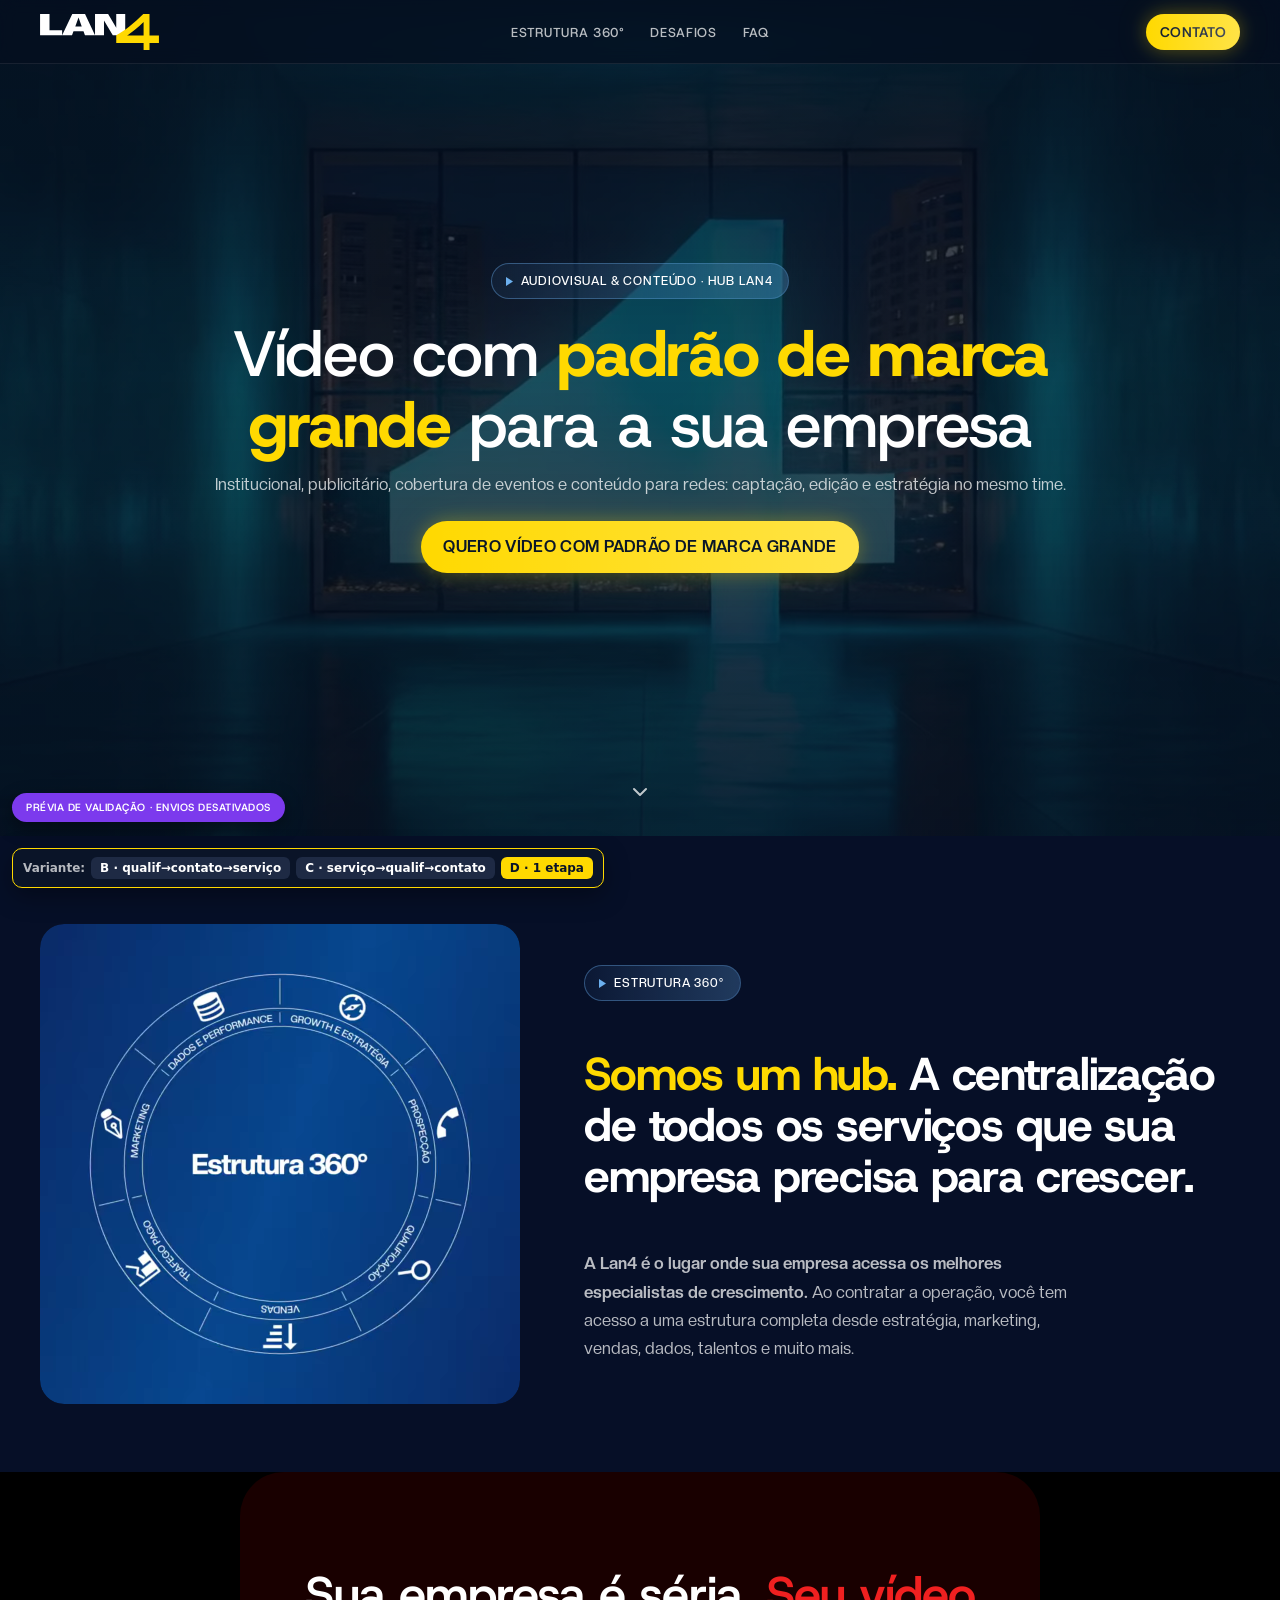
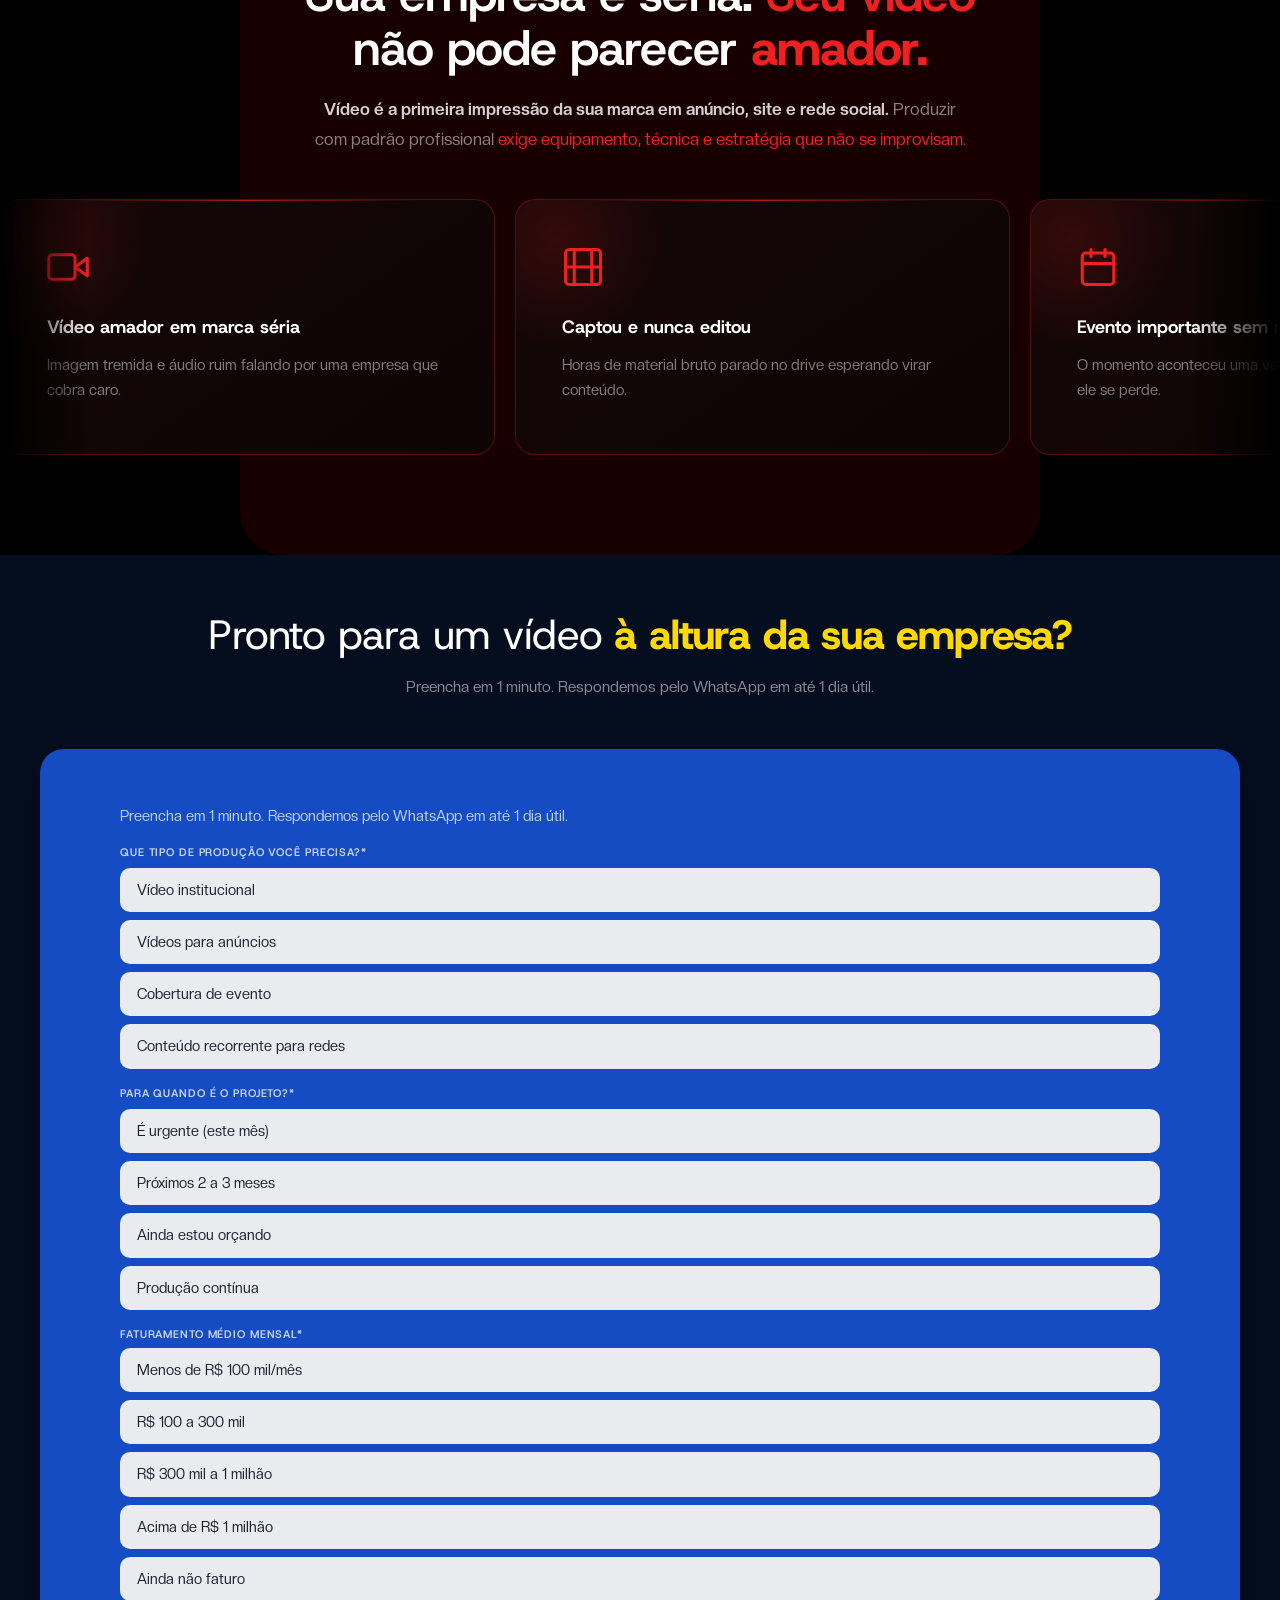
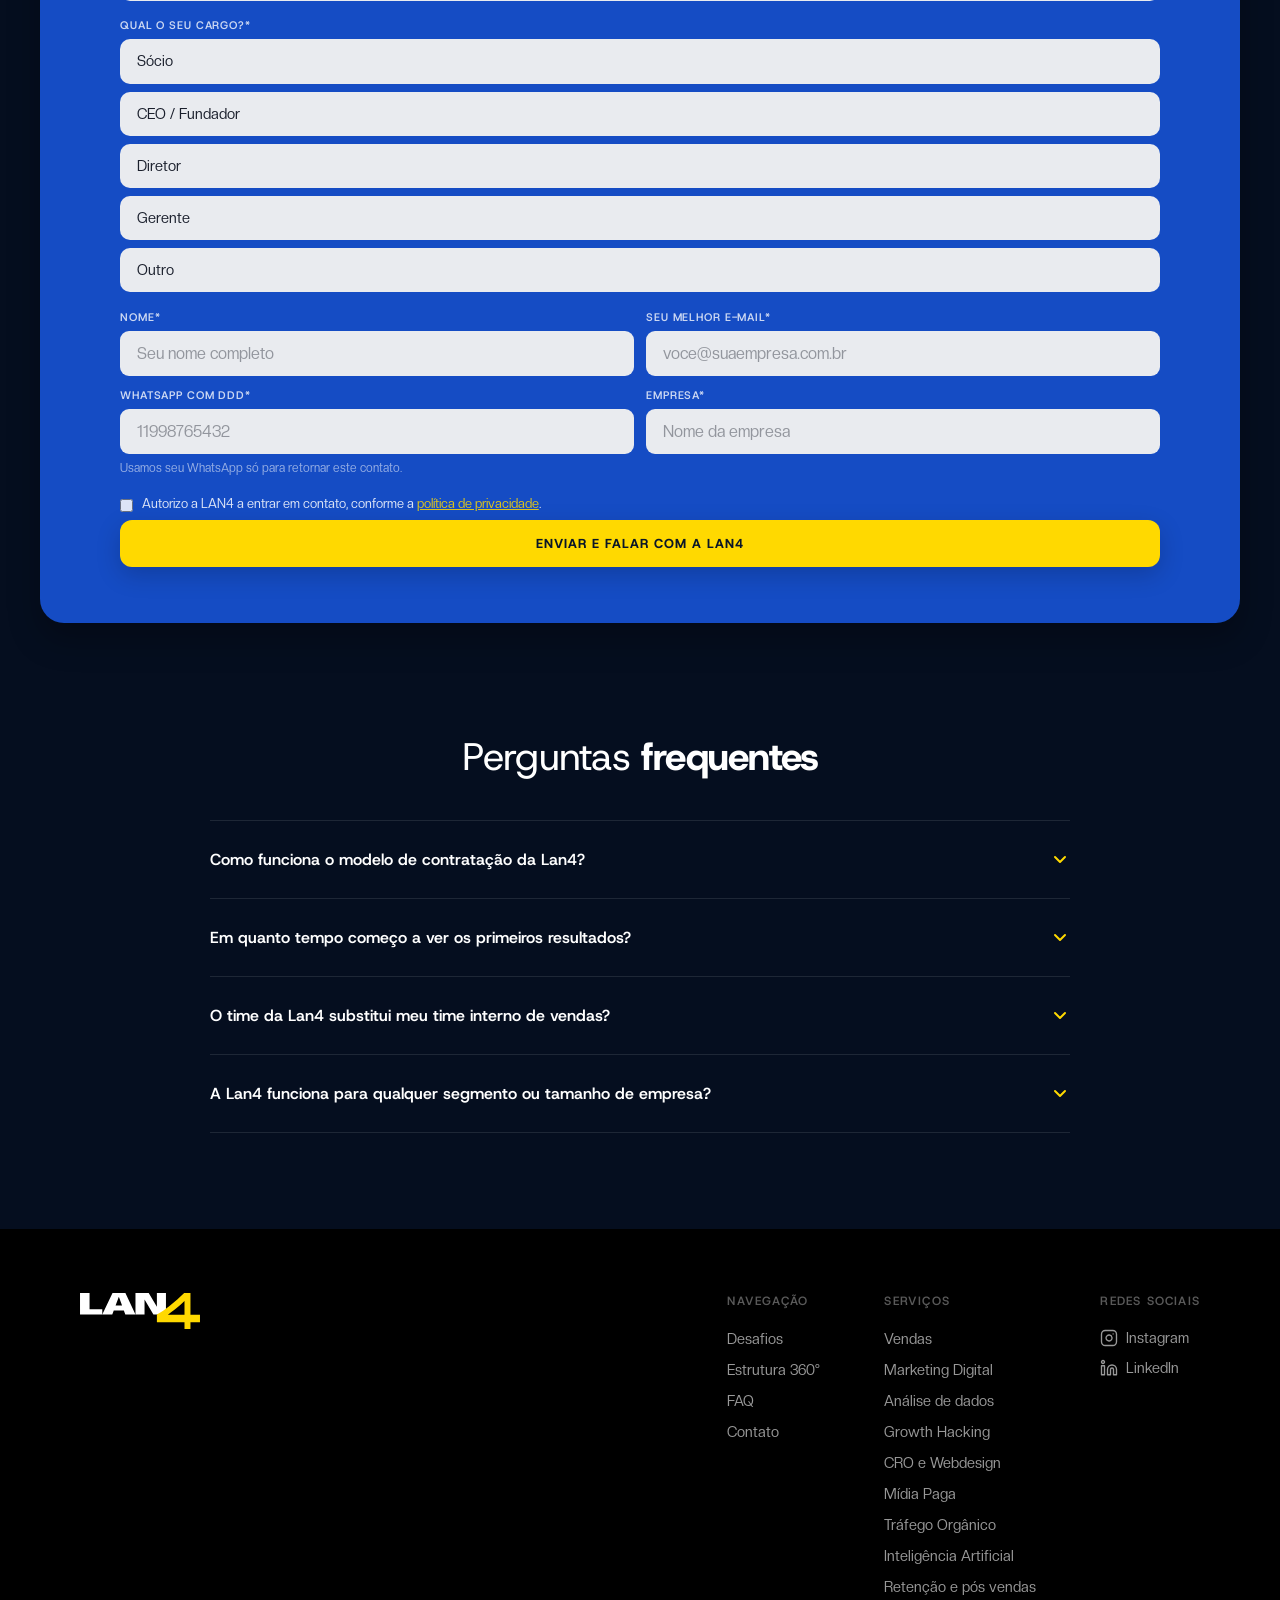
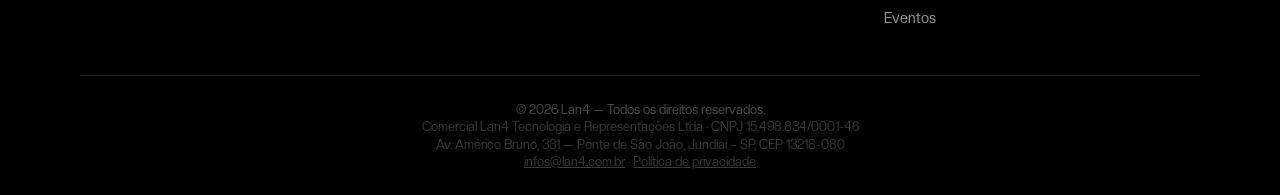
<file: s/audiovisual/index.html>
<!DOCTYPE html>
<html lang="pt-BR" data-domain="marketing" data-theme="dark">
<head>
  <meta charset="UTF-8" />
  <meta name="viewport" content="width=device-width, initial-scale=1.0, maximum-scale=5" />

  <!-- Modo prévia: fora de lan4.com.br (ex.: GitHub Pages) o GTM não carrega
       e o main.js não envia conversões ao RD — nenhum teste polui GA4/Ads/RD. -->
  <script>window.LAN4_PREVIEW = !/(^|\.)lan4\.com\.br$/.test(location.hostname);
  if (window.LAN4_PREVIEW) { var m = document.createElement('meta'); m.name = 'robots'; m.content = 'noindex,nofollow'; document.head.appendChild(m); }
  /* seletor visível A|B — só no preview (GitHub Pages); em produção fica false */
  window.LAN4_AB_PREVIEW = window.LAN4_PREVIEW;</script>

  <!-- Google Tag Manager -->
  <script>if (!window.LAN4_PREVIEW) (function(w,d,s,l,i){w[l]=w[l]||[];w[l].push({'gtm.start':
  new Date().getTime(),event:'gtm.js'});var f=d.getElementsByTagName(s)[0],
  j=d.createElement(s),dl=l!='dataLayer'?'&l='+l:'';j.async=true;j.src=
  'https://www.googletagmanager.com/gtm.js?id='+i+dl;f.parentNode.insertBefore(j,f);
  })(window,document,'script','dataLayer','GTM-KK94LW4M');</script>
  <!-- End Google Tag Manager -->

  <title>Produção Audiovisual para Empresas | LAN4</title>
  <meta name="description" content="Vídeo institucional, publicitário, cobertura de eventos e conteúdo para redes com padrão de grandes marcas. Fale com a gente agora.">
  <!-- Página de destino de mídia paga: nunca indexar (evita conteúdo duplicado com a home) -->
  <meta name="robots" content="noindex,nofollow">
  <!-- Serviço desta página: alimenta cf_servico_de_interesse no RD mesmo sem UTM -->
  <script>window.LAN4_SERVICO_PAGINA = 'Audiovisual e Conteúdo';</script>

  <!-- Open Graph -->
  <meta property="og:type" content="website">
  <meta property="og:url" content="https://lan4.com.br/s/audiovisual/">
  <meta property="og:title" content="Produção Audiovisual para Empresas | LAN4">
  <meta property="og:description" content="Vídeo institucional, publicitário, cobertura de eventos e conteúdo para redes com padrão de grandes marcas. Fale com a gente agora.">
  <meta property="og:locale" content="pt_BR">
  <meta property="og:site_name" content="LAN4">

  <!-- Twitter Card -->
  <meta name="twitter:card" content="summary_large_image">
  <meta name="twitter:title" content="LAN4 — Hub de Crescimento de Receita B2B">
  <meta name="twitter:description" content="Time de vendas dedicado, demanda, dados e estratégia num único ecossistema.">

  <link rel="icon" type="image/svg+xml" href="../../img/4.svg" />

  <!-- Fontes (Google Fonts como fallback para Suisse + JetBrains Mono) -->
  <link rel="preconnect" href="https://fonts.googleapis.com" />
  <link rel="preconnect" href="https://fonts.gstatic.com" crossorigin />
  <link href="https://fonts.googleapis.com/css2?family=Host+Grotesk:ital,wght@0,300..800;1,300..800&family=Inter:wght@400;500;600&family=JetBrains+Mono:wght@400;500&display=swap" rel="stylesheet" />

  <!-- Design tokens extraídos de liveblocks.io -->
  <link rel="stylesheet" href="../../css/tokens.css" />

  <!-- Componentes: Navbar + Hero -->
  <link rel="stylesheet" href="../../css/components.css?v=20260902b" />
  <link rel="stylesheet" href="../../form-ab.css?v=20260902b" />

  <!-- Schema.org — Organization (desambiguação de entidade) -->
  <script type="application/ld+json">
  {
    "@context": "https://schema.org",
    "@type": "Organization",
    "@id": "https://lan4.com.br/#organization",
    "name": "LAN4",
    "legalName": "Comercial Lan4 Tecnologia e Representações Ltda",
    "url": "https://lan4.com.br/",
    "logo": "https://lan4.com.br/img/4.svg",
    "description": "Hub de crescimento de receita para empresas B2B: time de vendas dedicado (SDRs e closers), geração de demanda, dados e camada estratégica num único ecossistema.",
    "taxID": "15.498.834/0001-46",
    "email": "infos@lan4.com.br",
    "foundingDate": "2012-03-21",
    "address": {
      "@type": "PostalAddress",
      "streetAddress": "Av. Américo Bruno, 331",
      "addressLocality": "Jundiaí",
      "addressRegion": "SP",
      "postalCode": "13218-080",
      "addressCountry": "BR"
    },
    "areaServed": "BR",
    "sameAs": [
      "https://www.instagram.com/lan4br/",
      "https://www.linkedin.com/company/lan4sales/"
    ],
    "knowsAbout": [
      "terceirização de vendas B2B",
      "geração de demanda B2B",
      "SDR terceirizado",
      "receita previsível",
      "agentes de IA para vendas"
    ]
  }
  </script>

  <!-- Schema.org — FAQPage (espelha o FAQ visível da página) -->
  <script type="application/ld+json">
  {
    "@context": "https://schema.org",
    "@type": "FAQPage",
    "mainEntity": [
      {
        "@type": "Question",
        "name": "Como funciona o modelo de contratação da Lan4?",
        "acceptedAnswer": {
          "@type": "Answer",
          "text": "A Lan4 funciona como um hub: você contrata o Engine e tem acesso à estrutura completa — squad dedicada, tecnologia e processos —, sempre personalizada pra sua operação. Sem CLT, sem encargos, sem ramp-up de seis meses. A equipe já entra treinada e integrada ao seu processo desde o primeiro dia. Ou você pode contratar os serviços pontuais para cada necessidade dentro da sua operação."
        }
      },
      {
        "@type": "Question",
        "name": "Em quanto tempo começo a ver os primeiros resultados?",
        "acceptedAnswer": {
          "@type": "Answer",
          "text": "O onboarding leva em média duas semanas. A partir da terceira semana já há prospecção ativa rodando. Resultados concretos de pipeline aparecem entre 30 e 60 dias, dependendo do ciclo de venda do seu produto."
        }
      },
      {
        "@type": "Question",
        "name": "O time da Lan4 substitui meu time interno de vendas?",
        "acceptedAnswer": {
          "@type": "Answer",
          "text": "Pode complementar ou substituir, dependendo do momento da empresa. A maioria dos clientes usa a Lan4 como o braço executor enquanto o fundador cuida do produto e da estratégia. Em alguns casos montamos o time, treinamos e transferimos a operação para o cliente."
        }
      },
      {
        "@type": "Question",
        "name": "A Lan4 funciona para qualquer segmento ou tamanho de empresa?",
        "acceptedAnswer": {
          "@type": "Answer",
          "text": "Focamos em empresas B2B que já validaram o produto mas precisam escalar a aquisição. Atendemos SaaS, consultorias, serviços empresariais, indústria e varejo B2B desde startups em crescimento até empresas consolidadas que querem profissionalizar a operação."
        }
      }
    ]
  }
  </script>

  <style>
    .lf-consent{display:flex;gap:.55rem;align-items:flex-start;margin:.45rem 0 .2rem;font-size:.8rem;line-height:1.45;opacity:.85;cursor:pointer}
    .lf-consent input{margin-top:.2rem;flex:none;accent-color:#FFD900}
    .lf-consent a{color:#FFD900;text-decoration:underline}
    .footer-bottom p{margin:.15rem 0}
    .footer-legal{font-size:.8rem;opacity:.75}
    .footer-legal a{color:inherit;text-decoration:underline}
    /* ── Formulário multi-etapas (CRO) ─────────────────────────────── */
    .lf-wrap{scroll-margin-top:90px}
    .lf-step{display:none;border:0;padding:0;margin:0;min-width:0}
    .lf-step.is-active{display:block;animation:lfStepIn .28s ease}
    @keyframes lfStepIn{from{opacity:0;transform:translateX(14px)}to{opacity:1;transform:none}}
    @media (prefers-reduced-motion:reduce){.lf-step.is-active{animation:none}}
    .lf-progress{margin-bottom:1.5rem}
    .lf-progress-meta{display:flex;justify-content:space-between;align-items:baseline;gap:1rem;margin-bottom:.6rem;font-family:'Host Grotesk',sans-serif}
    .lf-progress-count{font-size:.72rem;letter-spacing:.08em;text-transform:uppercase;color:rgba(255,255,255,.6);white-space:nowrap}
    .lf-progress-count b{color:#FFD900}
    .lf-progress-title{font-size:.98rem;font-weight:700;color:#fff;text-align:right}
    .lf-progress-track{display:flex;gap:6px}
    .lf-progress-seg{flex:1;height:4px;border-radius:99px;background:rgba(255,255,255,.16);transition:background .3s ease}
    .lf-progress-seg.is-active{background:rgba(255,217,0,.55)}
    .lf-progress-seg.is-done{background:#FFD900}
    .lf-label{display:block;font-family:'Host Grotesk',sans-serif;font-size:11px;font-weight:600;letter-spacing:.08em;text-transform:uppercase;color:rgba(255,255,255,.78);margin-bottom:9px}
    .lf-options{display:grid;gap:8px}
    .lf-options--2col{grid-template-columns:1fr 1fr}
    @media (max-width:380px){.lf-options--2col{grid-template-columns:1fr}}
    .lf-opt{position:relative;display:block;cursor:pointer;margin-bottom:0}
    .lf-opt input{position:absolute;opacity:0;pointer-events:none}
    /* reseta o estilo herdado de .lf-group label (uppercase 11px) */
    .lf-group label.lf-opt{text-transform:none;letter-spacing:normal;font-family:'CreatoDisplay',sans-serif;font-size:14.5px;font-weight:400;color:inherit;margin-bottom:0}
    .lf-opt span{display:flex;align-items:center;justify-content:center;text-align:center;min-height:48px;padding:10px 12px;border-radius:10px;background:#E9EBEF;color:#1a1f2c;font-size:14.5px;line-height:1.25;border:1.5px solid transparent;transition:border-color .15s ease,background .15s ease,box-shadow .15s ease}
    .lf-opt input:checked+span{background:#FFD900;border-color:#FFD900;color:#0a1628;box-shadow:0 4px 14px rgba(255,217,0,.35);font-weight:700}
    .lf-opt input:checked+span::before{content:'✓';font-weight:800;margin-right:8px}
    .lf-opt input:focus-visible+span{border-color:#154CC4}
    .lf-nav{display:flex;gap:10px;align-items:stretch;margin-top:.4rem}
    .lf-nav .lf-btn{flex:1;margin-top:0}
    .lf-back{flex:none;background:none;border:1px solid rgba(255,255,255,.25);color:rgba(255,255,255,.85);border-radius:12px;padding:14px 18px;font-family:'Host Grotesk',sans-serif;font-size:12px;font-weight:700;letter-spacing:.06em;text-transform:uppercase;cursor:pointer;transition:border-color .15s ease}
    .lf-back:hover{border-color:rgba(255,255,255,.5)}
    .lf-step-msg{display:none;align-items:flex-start;gap:9px;margin:0 0 .8rem;padding:12px 14px;border-radius:10px;font-size:13.5px;font-weight:600;line-height:1.5;background:#FFF0F0;border:1.5px solid #F02020;color:#B00E0E;animation:lfStepMsgIn .2s ease}
    .lf-step-msg::before{content:'!';flex:none;display:flex;align-items:center;justify-content:center;width:18px;height:18px;margin-top:1px;border-radius:50%;background:#F02020;color:#fff;font-size:12px;font-weight:800;font-family:'Host Grotesk',sans-serif}
    @keyframes lfStepMsgIn{from{opacity:0;transform:translateY(-4px)}to{opacity:1;transform:none}}
    @media (prefers-reduced-motion:reduce){.lf-step-msg{animation:none}}
    .lf-step-hint{margin:0 0 1.1rem;font-size:.92rem;line-height:1.5;color:rgba(255,255,255,.75)}
    .lf-field-hint{display:block;margin-top:6px;font-size:.74rem;line-height:1.4;color:rgba(255,255,255,.55)}
    form.is-sent .lf-step,form.is-sent .lf-progress{display:none}
    .lf-incentivo-banner{margin:0 0 1.1rem;padding:14px 16px;border-radius:10px;background:#FFD900;border:2px solid #FFD900;animation:lfIncentivoPulse 1.6s ease-in-out infinite}
    .lf-incentivo-badge{display:inline-block;font-family:'Host Grotesk',sans-serif;font-size:11px;font-weight:700;letter-spacing:.06em;text-transform:uppercase;color:#0A1428;margin-bottom:6px}
    .lf-incentivo-banner p{margin:0 0 .4rem;font-size:.86rem;line-height:1.5;color:#1a1a1a}
    .lf-incentivo-banner p:last-child{margin-bottom:0}
    .lf-incentivo-banner strong{color:#000;font-weight:700}
    .lf-incentivo-banner .lf-incentivo-alerta{color:#1a1a1a;font-size:.8rem}
    @keyframes lfIncentivoPulse{0%,100%{background:#FFD900;border-color:#FFD900;box-shadow:0 0 0 0 rgba(255,217,0,.5)}50%{background:#ffe680;border-color:#fff;box-shadow:0 0 0 6px rgba(255,217,0,.3)}}
    @media (prefers-reduced-motion:reduce){.lf-incentivo-banner{animation:none}}
    .lf-next-hint{display:flex;align-items:center;gap:8px;margin:1rem 0 1.1rem;padding:10px 14px;border-radius:10px;background:#FFD900;border:2px solid #FFD900;animation:lfIncentivoPulse 1.6s ease-in-out infinite}
    .lf-next-hint-icon{flex:none;display:flex;width:16px;height:16px;color:#0A1428}
    .lf-next-hint span:last-child{font-family:'Host Grotesk',sans-serif;font-size:12px;font-weight:700;letter-spacing:.02em;color:#0A1428}
    @media (prefers-reduced-motion:reduce){.lf-next-hint{animation:none}}
    .lf-select-group{margin-bottom:1rem}
    .lf-select-group label{display:block;margin-bottom:6px;font-family:'Host Grotesk',sans-serif;font-size:.82rem;font-weight:600;color:rgba(255,255,255,.85)}
    .lf-select{width:100%;padding:12px 14px;border-radius:10px;border:1px solid rgba(255,255,255,.2);background:rgba(255,255,255,.06);color:#fff;font-family:'Host Grotesk',sans-serif;font-size:.92rem;appearance:none;-webkit-appearance:none;background-image:url("data:image/svg+xml,%3Csvg xmlns='http://www.w3.org/2000/svg' viewBox='0 0 24 24' fill='none' stroke='%23ffffff' stroke-width='2'%3E%3Cpath d='M6 9l6 6 6-6'/%3E%3C/svg%3E");background-repeat:no-repeat;background-position:right 12px center;background-size:16px;cursor:pointer}
    .lf-select:focus{outline:none;border-color:#FFD900}
    .lf-select option{background:#0A1428;color:#fff}
    .lan4-preview-badge{position:fixed;bottom:78px;left:12px;z-index:999;background:#7c3aed;color:#fff;border-radius:999px;font:600 10.5px/1.4 'Host Grotesk',sans-serif;letter-spacing:.05em;text-transform:uppercase;padding:7px 14px;box-shadow:0 6px 18px rgba(0,0,0,.4);pointer-events:none}
    /* Sticky CTA — apenas mobile */
    .sticky-cta{position:fixed;left:0;right:0;bottom:0;z-index:80;display:none;align-items:center;justify-content:space-between;gap:.8rem;padding:.65rem 1rem;padding-bottom:calc(.65rem + env(safe-area-inset-bottom));background:rgba(7,14,29,.96);backdrop-filter:blur(8px);-webkit-backdrop-filter:blur(8px);border-top:1px solid rgba(255,217,0,.35);transform:translateY(110%);transition:transform .3s ease}
    .sticky-cta.is-visible{transform:translateY(0)}
    .sticky-cta-text{font-size:.78rem;line-height:1.3;color:#fff;opacity:.92}
    .sticky-cta-text strong{color:#FFD900;display:block;font-size:.88rem}
    .sticky-cta-btn{flex:none;background:#FFD900;color:#0A1428;font-weight:700;font-size:.88rem;padding:.7rem 1.15rem;border-radius:999px;text-decoration:none;white-space:nowrap}
    @media (max-width:768px){.sticky-cta{display:flex}}
  </style>
</head>

<body>

  <!-- Google Tag Manager (noscript) -->
  <noscript><iframe src="https://www.googletagmanager.com/ns.html?id=GTM-KK94LW4M"
  height="0" width="0" style="display:none;visibility:hidden"></iframe></noscript>
  <!-- End Google Tag Manager (noscript) -->

  <!-- ════════════════════════════════════════════════
       NAVBAR / HEADER
  ════════════════════════════════════════════════ -->
  <header class="header" role="banner">
    <div class="container">
      <div class="header-inner">

        <!-- Logo (SVG inline para animação de colapso) -->
        <a class="logo-link" href="#" aria-label="LAN4">
          <span class="logo-svg-wrap">
            <svg class="logo-svg" xmlns="http://www.w3.org/2000/svg" viewBox="0 0 824.39 249.66" aria-hidden="true" focusable="false">
              <!-- Letras LAN — somem na dobra 2 -->
              <g class="logo-lan">
                <path d="M65.49,0v112.53h87.52v35.51H0V0h65.49Z"/>
                <path d="M153.01,148.03L223.31,0h88.61l69.21,148.03h-69.91l-10.09-28h-69.29l-10.32,28h-68.51ZM288.95,86.28l-22.11-61.23-22.5,61.23h44.62Z"/>
                <path d="M590.55,148.03h-86.2l-60.99-103.31v103.31h-62.23V0h90.86l56.33,94.88V0h62.23v148.03Z"/>
              </g>
              <!-- Ícone 4 — sempre visível, desliza para a esquerda na dobra 2 -->
              <g class="logo-icon">
                <path d="M528.32,147.7c26.95-14.09,57.22-34.45,90.82-61.08,33.59-26.63,65.8-55.51,96.64-86.63h43.24v148.87s65.37,0,65.37,0v52.15h-65.37s0,48.64,0,48.64h-41.03v-48.64s-189.67,0-189.67,0v-53.32ZM657.55,108.69c-21.52,17.34-39.59,30.73-54.21,40.18h114.65s0-93.83,0-93.83c-18.77,18.42-38.92,36.3-60.44,53.65Z"/>
              </g>
            </svg>
          </span>
        </a>

        <!-- Desktop nav (absolutamente centralizado) -->
        <nav class="nav-center" aria-label="primary">
          <ul class="nav-links">
            <li><a class="nav-link" href="#estrutura">Estrutura 360°</a></li>
            <li><a class="nav-link" href="#o-que-resolvemos">Desafios</a></li>
            <li><a class="nav-link" href="#faq">FAQ</a></li>
          </ul>
        </nav>

        <!-- Right: CONTATO (desktop only) -->
        <div class="nav-ctas">
          <a class="btn btn-sm btn-solid btn-contato" href="#contato" data-cta="nav-contato" data-cta-location="navbar">Contato</a>
        </div>

        <!-- Hamburger (mobile only) -->
        <button class="menu-toggle" aria-label="Abrir menu" aria-expanded="false">
          <span class="menu-toggle-bars">
            <span></span>
            <span></span>
            <span></span>
          </span>
        </button>

      </div>
    </div>
  </header>

  <!-- ── Mobile panel — desliza de cima pra baixo ── -->
  <div class="mobile-panel" id="mobilePanel">
    <nav class="mobile-panel-nav">
      <ul class="mobile-panel-links">
        <li><a class="mobile-panel-link" href="#estrutura">Estrutura 360°</a></li>
        <li><a class="mobile-panel-link" href="#o-que-resolvemos">Desafios</a></li>
        <li><a class="mobile-panel-link" href="#faq">FAQ</a></li>
      </ul>
      <div class="mobile-panel-cta">
        <a class="btn btn-lg btn-solid" href="#contato" data-cta="menu-mobile-contato" data-cta-location="menu-mobile">Contato</a>
      </div>
    </nav>
  </div>

<!-- ════════════════════════════════════════════════
       MAIN / HERO
  ════════════════════════════════════════════════ -->
  <main>
    <div class="hero-pin">
      <div class="hero">
        <section class="hero-top">
          <video class="hero-video-bg is-active" autoplay muted loop playsinline preload="metadata" aria-hidden="true">
            <source src="../../video/Site%20video%20fundo%20lan4.webm" type="video/webm">
          </video>
          <div class="hero-video-overlay" aria-hidden="true"></div>
          <div class="container">

            <!-- Hero text content -->
            <div class="hero-content">

              <!-- Tagline badge -->
              <div class="hero-badge">
                <div class="hero-badge-inner">
                  <span class="badge-icon" aria-hidden="true">
                    <svg width="7" height="9" viewBox="0 0 7 9" fill="currentColor"><path d="M0 0L7 4.5L0 9Z"/></svg>
                  </span>
                  <p class="badge-text">Audiovisual &amp; Conteúdo · Hub LAN4</p>
                </div>
              </div>

              <!-- H1 -->
              <h1 class="hero-h1 f-marketing-display-xl">
                Vídeo com <span class="destaque-h1">padrão de marca grande</span> para a sua empresa
              </h1>

              <!-- H2 — complemento breve -->
              <p class="hero-h2">Institucional, publicitário, cobertura de eventos e conteúdo para redes: captação, edição e estratégia no mesmo time.</p>

              <!-- CTA principal -->
              <div class="hero-ctas">
                <a class="btn btn-lg btn-solid" href="#contato" data-cta="hero-diagnostico-audio" data-cta-location="hero" data-pointer-glow>
                  <span class="label" style="text-transform:uppercase">Quero vídeo com padrão de marca grande</span>
                  <div class="pointer-glow" aria-hidden="true"></div>
                </a>
              </div>
            </div>

          </div><!-- /.container -->

          <!-- Indicador de scroll -->
          <a class="hero-scroll-indicator" href="#estrutura" aria-label="Rolar para baixo">
            <svg width="24" height="24" viewBox="0 0 24 24" fill="none" stroke="currentColor" stroke-width="2" stroke-linecap="round" stroke-linejoin="round"><polyline points="6 9 12 15 18 9"/></svg>
          </a>
        </section>
      </div><!-- /.hero -->
    </div><!-- /.hero-pin -->

    <!-- ════════════════════════════════════════════════
         ESTRUTURA 360° — Mandala de times
    ════════════════════════════════════════════════ -->
    <section class="mandala-section" id="estrutura">
      <div class="container">
        <div class="mandala-grid">

          <!-- Mandala vídeo — cartão arredondado -->
          <div class="mandala-video-wrap reveal">
            <video class="mandala-video" muted loop playsinline preload="none" data-lazy-autoplay aria-hidden="true">
              <source data-src="../../video/Mandala%20final%20fundo%20azul.webm" type="video/webm">
            </video>
          </div>

          <div class="mandala-content">
            <div class="mandala-text-block reveal" style="--reveal-delay:.08s">
              <div class="hero-badge mandala-eyebrow">
                <div class="hero-badge-inner">
                  <span class="badge-icon" aria-hidden="true">
                    <svg width="7" height="9" viewBox="0 0 7 9" fill="currentColor"><path d="M0 0L7 4.5L0 9Z"/></svg>
                  </span>
                  <p class="badge-text">Estrutura 360°</p>
                </div>
              </div>
            </div>
            <div class="mandala-text-block reveal" style="--reveal-delay:.16s">
              <h2 class="mandala-title"><span class="mandala-accent">Somos um hub.</span> A centralização de todos os serviços que sua empresa precisa para crescer.</h2>
            </div>
            <div class="mandala-text-block reveal" style="--reveal-delay:.24s">
              <p class="mandala-sub"><strong>A Lan4 é o lugar onde sua empresa acessa os melhores especialistas de crescimento.</strong> Ao contratar a operação, você tem acesso a uma estrutura completa desde estratégia, marketing, vendas, dados, talentos e muito mais.</p>
            </div>
          </div>

        </div>
      </div>
    </section>

    <!-- ════════════════════════════════════════════════
         SERVIÇOS — Popups
    ════════════════════════════════════════════════ -->

    <!-- Popup: Vendas -->
    <div class="servico-popup" id="popup-vendas" role="dialog" aria-modal="true" aria-label="Vendas" aria-hidden="true">
      <div class="servico-popup-card">
        <button class="servico-popup-close" aria-label="Fechar">
          <svg width="16" height="16" viewBox="0 0 16 16" fill="currentColor"><path d="M12.7 4.7L11.3 3.3 8 6.6 4.7 3.3 3.3 4.7 6.6 8 3.3 11.3 4.7 12.7 8 9.4l3.3 3.3 1.4-1.4L9.4 8z"/></svg>
        </button>
        <div class="servico-popup-media servico-popup-media--img" data-bg="../../img/servicos/Vendas.webp"></div>
        <div class="servico-popup-copy">
          <div class="servico-popup-badge">
            <span class="servico-popup-badge-icon" aria-hidden="true">
              <svg viewBox="0 0 24 24" fill="none" stroke="currentColor" stroke-width="1.75" stroke-linecap="round" stroke-linejoin="round"><line x1="18" y1="20" x2="18" y2="10"/><line x1="12" y1="20" x2="12" y2="4"/><line x1="6" y1="20" x2="6" y2="14"/></svg>
            </span>
            <span>Vendas</span>
          </div>
          <p>Montamos e operamos um time completo de SDRs e closers dedicados à sua empresa. Da prospecção ativa ao fechamento, com cadências personalizadas, scripts testados e gestão de pipeline em tempo real. Você tem uma operação de vendas de alta performance sem o custo e o risco de contratar, treinar e reter profissionais internamente.</p>
        </div>
      </div>
    </div>

    <!-- Popup: Análise de dados -->
    <div class="servico-popup" id="popup-dados" role="dialog" aria-modal="true" aria-label="Análise de dados" aria-hidden="true">
      <div class="servico-popup-card">
        <button class="servico-popup-close" aria-label="Fechar">
          <svg width="16" height="16" viewBox="0 0 16 16" fill="currentColor"><path d="M12.7 4.7L11.3 3.3 8 6.6 4.7 3.3 3.3 4.7 6.6 8 3.3 11.3 4.7 12.7 8 9.4l3.3 3.3 1.4-1.4L9.4 8z"/></svg>
        </button>
        <div class="servico-popup-media servico-popup-media--img" data-bg="../../img/servicos/analise-de-dados.webp"></div>
        <div class="servico-popup-copy">
          <div class="servico-popup-badge">
            <span class="servico-popup-badge-icon" aria-hidden="true">
              <svg viewBox="0 0 24 24" fill="none" stroke="currentColor" stroke-width="1.75" stroke-linecap="round" stroke-linejoin="round"><path d="M21.21 15.89A10 10 0 1 1 8 2.83"/><path d="M22 12A10 10 0 0 0 12 2v10z"/></svg>
            </span>
            <span>Análise de dados</span>
          </div>
          <p><strong>Você para de tomar decisões no escuro e passa a operar com precisão cirúrgica.</strong> Trazemos clareza para sua operação através de dados para que você entenda de fato onde estão as suas travas e desafios de crescimento.</p>
        </div>
      </div>
    </div>

    <!-- Popup: Marketing Digital -->
    <div class="servico-popup" id="popup-marketing" role="dialog" aria-modal="true" aria-label="Marketing Digital" aria-hidden="true">
      <div class="servico-popup-card">
        <button class="servico-popup-close" aria-label="Fechar">
          <svg width="16" height="16" viewBox="0 0 16 16" fill="currentColor"><path d="M12.7 4.7L11.3 3.3 8 6.6 4.7 3.3 3.3 4.7 6.6 8 3.3 11.3 4.7 12.7 8 9.4l3.3 3.3 1.4-1.4L9.4 8z"/></svg>
        </button>
        <div class="servico-popup-media servico-popup-media--img" data-bg="../../img/servicos/marketing-digital.webp"></div>
        <div class="servico-popup-copy">
          <div class="servico-popup-badge">
            <span class="servico-popup-badge-icon" aria-hidden="true">
              <svg viewBox="0 0 24 24" fill="none" stroke="currentColor" stroke-width="1.75" stroke-linecap="round" stroke-linejoin="round"><line x1="22" y1="2" x2="11" y2="13"/><polygon points="22 2 15 22 11 13 2 9 22 2"/></svg>
            </span>
            <span>Marketing Digital</span>
          </div>
          <p>Executamos estratégias de geração de demanda integradas à sua operação de vendas: conteúdo, tráfego pago, email marketing e automações que entregam leads qualificados prontos para fechar. <strong>Marketing e vendas alinhados pelo mesmo time, com o mesmo objetivo: crescimento de receita.</strong></p>
        </div>
      </div>
    </div>

    <!-- Popup: Growth Hacking -->
    <div class="servico-popup" id="popup-growth" role="dialog" aria-modal="true" aria-label="Growth Hacking" aria-hidden="true">
      <div class="servico-popup-card">
        <button class="servico-popup-close" aria-label="Fechar">
          <svg width="16" height="16" viewBox="0 0 16 16" fill="currentColor"><path d="M12.7 4.7L11.3 3.3 8 6.6 4.7 3.3 3.3 4.7 6.6 8 3.3 11.3 4.7 12.7 8 9.4l3.3 3.3 1.4-1.4L9.4 8z"/></svg>
        </button>
        <div class="servico-popup-media servico-popup-media--img" data-bg="../../img/servicos/growth.webp"></div>
        <div class="servico-popup-copy">
          <div class="servico-popup-badge">
            <span class="servico-popup-badge-icon" aria-hidden="true">
              <svg viewBox="0 0 24 24" fill="none" stroke="currentColor" stroke-width="1.75" stroke-linecap="round" stroke-linejoin="round"><polyline points="22 7 13.5 15.5 8.5 10.5 2 17"/><polyline points="16 7 22 7 22 13"/></svg>
            </span>
            <span>Growth Hacking</span>
          </div>
          <p><strong>Rodamos experimentos no seu produto e na experiência do seu cliente até encontrar o que está travando o crescimento e corrigimos.</strong> Hipóteses, testes A/B e iteração rápida para destravar resultado exatamente onde ele está parado.</p>
        </div>
      </div>
    </div>

    <!-- Popup: Mídia Paga -->
    <div class="servico-popup" id="popup-midia-paga" role="dialog" aria-modal="true" aria-label="Mídia Paga" aria-hidden="true">
      <div class="servico-popup-card">
        <button class="servico-popup-close" aria-label="Fechar">
          <svg width="16" height="16" viewBox="0 0 16 16" fill="currentColor"><path d="M12.7 4.7L11.3 3.3 8 6.6 4.7 3.3 3.3 4.7 6.6 8 3.3 11.3 4.7 12.7 8 9.4l3.3 3.3 1.4-1.4L9.4 8z"/></svg>
        </button>
        <div class="servico-popup-media servico-popup-media--img" data-bg="../../img/servicos/midia-paga.webp"></div>
        <div class="servico-popup-copy">
          <div class="servico-popup-badge">
            <span class="servico-popup-badge-icon" aria-hidden="true">
              <svg viewBox="0 0 24 24" fill="none" stroke="currentColor" stroke-width="1.75" stroke-linecap="round" stroke-linejoin="round"><path d="m3 11 18-5v12L3 14v-3z"/><path d="M11.6 16.8a3 3 0 1 1-5.8-1.6"/></svg>
            </span>
            <span>Mídia Paga</span>
          </div>
          <p><strong>Assumimos a gestão completa dos seus anúncios, do criativo à entrega de leads qualificados.</strong> Planejamento de mídia, testes de criativo e otimização constante de campanhas para reduzir custo de aquisição e aumentar volume de leads prontos para vendas.</p>
        </div>
      </div>
    </div>

    <!-- Popup: Tráfego Orgânico -->
    <div class="servico-popup" id="popup-trafego-organico" role="dialog" aria-modal="true" aria-label="Tráfego Orgânico" aria-hidden="true">
      <div class="servico-popup-card">
        <button class="servico-popup-close" aria-label="Fechar">
          <svg width="16" height="16" viewBox="0 0 16 16" fill="currentColor"><path d="M12.7 4.7L11.3 3.3 8 6.6 4.7 3.3 3.3 4.7 6.6 8 3.3 11.3 4.7 12.7 8 9.4l3.3 3.3 1.4-1.4L9.4 8z"/></svg>
        </button>
        <div class="servico-popup-media servico-popup-media--img" data-bg="../../img/servicos/trafego-organico.webp"></div>
        <div class="servico-popup-copy">
          <div class="servico-popup-badge">
            <span class="servico-popup-badge-icon" aria-hidden="true">
              <svg viewBox="0 0 24 24" fill="none" stroke="currentColor" stroke-width="1.75" stroke-linecap="round" stroke-linejoin="round"><path d="M11 20A7 7 0 0 1 9.8 6.1C15.5 5 17 4.48 19 2c1 2 2 4.18 2 8 0 5.5-4.78 10-10 10Z"/><path d="M2 21c0-3 1.85-5.36 5.08-6C9.5 14.52 12 13 13 12"/></svg>
            </span>
            <span>Tráfego Orgânico</span>
          </div>
          <p><strong>Construímos a presença orgânica que faz seu negócio ser encontrado sem depender de anúncio.</strong> SEO, conteúdo relevante e estratégia de audiência consistente para gerar demanda de forma sustentável e com custo decrescente ao longo do tempo.</p>
        </div>
      </div>
    </div>

    <!-- Popup: CRO e Webdesign -->
    <div class="servico-popup" id="popup-cro" role="dialog" aria-modal="true" aria-label="CRO e Webdesign" aria-hidden="true">
      <div class="servico-popup-card">
        <button class="servico-popup-close" aria-label="Fechar">
          <svg width="16" height="16" viewBox="0 0 16 16" fill="currentColor"><path d="M12.7 4.7L11.3 3.3 8 6.6 4.7 3.3 3.3 4.7 6.6 8 3.3 11.3 4.7 12.7 8 9.4l3.3 3.3 1.4-1.4L9.4 8z"/></svg>
        </button>
        <div class="servico-popup-media servico-popup-media--img" data-bg="../../img/servicos/CRO.webp"></div>
        <div class="servico-popup-copy">
          <div class="servico-popup-badge">
            <span class="servico-popup-badge-icon" aria-hidden="true">
              <svg viewBox="0 0 24 24" fill="none" stroke="currentColor" stroke-width="1.75" stroke-linecap="round" stroke-linejoin="round"><polygon points="22 3 2 3 10 12.46 10 19 14 21 14 12.46 22 3"/></svg>
            </span>
            <span>CRO e Webdesign</span>
          </div>
          <p><strong>Otimização de cada etapa da sua página ou site e do seu funil, com testes e ajustes constantes visando alcançar a ação que você espera para o visitante.</strong> Copy, UX e fluxo de conversão revisados continuamente para que cada real investido em tráfego gere mais receita, sem precisar aumentar o volume.</p>
        </div>
      </div>
    </div>

    <!-- Popup: Inteligência Artificial -->
    <div class="servico-popup" id="popup-ia" role="dialog" aria-modal="true" aria-label="Inteligência Artificial" aria-hidden="true">
      <div class="servico-popup-card">
        <button class="servico-popup-close" aria-label="Fechar">
          <svg width="16" height="16" viewBox="0 0 16 16" fill="currentColor"><path d="M12.7 4.7L11.3 3.3 8 6.6 4.7 3.3 3.3 4.7 6.6 8 3.3 11.3 4.7 12.7 8 9.4l3.3 3.3 1.4-1.4L9.4 8z"/></svg>
        </button>
        <div class="servico-popup-media servico-popup-media--img" data-bg="../../img/servicos/inteligencia-artificial.webp"></div>
        <div class="servico-popup-copy">
          <div class="servico-popup-badge">
            <span class="servico-popup-badge-icon" aria-hidden="true">
              <svg viewBox="0 0 24 24" fill="none" stroke="currentColor" stroke-width="1.75" stroke-linecap="round" stroke-linejoin="round"><rect x="4" y="4" width="16" height="16" rx="2"/><rect x="9" y="9" width="6" height="6"/><line x1="9" y1="1" x2="9" y2="4"/><line x1="15" y1="1" x2="15" y2="4"/><line x1="9" y1="20" x2="9" y2="23"/><line x1="15" y1="20" x2="15" y2="23"/><line x1="20" y1="9" x2="23" y2="9"/><line x1="20" y1="14" x2="23" y2="14"/><line x1="1" y1="9" x2="4" y2="9"/><line x1="1" y1="14" x2="4" y2="14"/></svg>
            </span>
            <span>Inteligência Artificial</span>
          </div>
          <p><strong>Desenvolvemos agentes e soluções com inteligência artificial (IA) para eliminar gargalos e aumentar a eficiência, velocidade e escala.</strong> Identificamos o problema e construímos a automação correta, com IA aplicada exatamente onde gera resultado real pro seu negócio: processos mais eficientes, custo operacional menor e ganho que você vê no caixa, não só no relatório.</p>
        </div>
      </div>
    </div>

    <!-- Popup: Retenção e pós vendas -->
    <div class="servico-popup" id="popup-retencao" role="dialog" aria-modal="true" aria-label="Retenção e pós vendas" aria-hidden="true">
      <div class="servico-popup-card">
        <button class="servico-popup-close" aria-label="Fechar">
          <svg width="16" height="16" viewBox="0 0 16 16" fill="currentColor"><path d="M12.7 4.7L11.3 3.3 8 6.6 4.7 3.3 3.3 4.7 6.6 8 3.3 11.3 4.7 12.7 8 9.4l3.3 3.3 1.4-1.4L9.4 8z"/></svg>
        </button>
        <div class="servico-popup-media servico-popup-media--img" data-bg="../../img/servicos/pos-vendas.webp"></div>
        <div class="servico-popup-copy">
          <div class="servico-popup-badge">
            <span class="servico-popup-badge-icon" aria-hidden="true">
              <svg viewBox="0 0 24 24" fill="none" stroke="currentColor" stroke-width="1.75" stroke-linecap="round" stroke-linejoin="round"><polyline points="17 1 21 5 17 9"/><path d="M3 11V9a4 4 0 0 1 4-4h14"/><polyline points="7 23 3 19 7 15"/><path d="M21 13v2a4 4 0 0 1-4 4H3"/></svg>
            </span>
            <span>Retenção e pós vendas</span>
          </div>
          <p><strong>Estruturamos o relacionamento pós-venda para que seu cliente volte a comprar e a indicar.</strong> Cadências de recompra, acompanhamento de satisfação e ações de fidelização que transformam cliente em receita recorrente.</p>
        </div>
      </div>
    </div>

    <!-- Popup: Eventos -->
    <div class="servico-popup" id="popup-eventos" role="dialog" aria-modal="true" aria-label="Eventos" aria-hidden="true">
      <div class="servico-popup-card">
        <button class="servico-popup-close" aria-label="Fechar">
          <svg width="16" height="16" viewBox="0 0 16 16" fill="currentColor"><path d="M12.7 4.7L11.3 3.3 8 6.6 4.7 3.3 3.3 4.7 6.6 8 3.3 11.3 4.7 12.7 8 9.4l3.3 3.3 1.4-1.4L9.4 8z"/></svg>
        </button>
        <div class="servico-popup-media servico-popup-media--img" data-bg="../../img/servicos/eventos.webp"></div>
        <div class="servico-popup-copy">
          <div class="servico-popup-badge">
            <span class="servico-popup-badge-icon" aria-hidden="true">
              <svg viewBox="0 0 24 24" fill="none" stroke="currentColor" stroke-width="1.75" stroke-linecap="round" stroke-linejoin="round"><rect x="3" y="4" width="18" height="18" rx="2" ry="2"/><line x1="16" y1="2" x2="16" y2="6"/><line x1="8" y1="2" x2="8" y2="6"/><line x1="3" y1="10" x2="21" y2="10"/></svg>
            </span>
            <span>Eventos</span>
          </div>
          <p><strong>Planejamos e executamos eventos corporativos de ponta a ponta,</strong> planejamento, logística, infraestrutura e catering, com rede de fornecedores que reduz custo e gestão de risco pra qualquer imprevisto. Resultado mensurado ao final, não apenas presença de marca.</p>
        </div>
      </div>
    </div>

    <!-- ════════════════════════════════════════════════
         O QUE RESOLVEMOS — Problemas dos clientes
    ════════════════════════════════════════════════ -->
    <section class="problems-section" id="o-que-resolvemos">

      <div class="problems-section-bg" aria-hidden="true"></div>

      <div class="container">
        <header class="problems-header reveal">
          <h2 class="problems-title">
            Sua empresa é séria. <span class="prob-accent">Seu vídeo</span><br>
            não pode parecer <span class="prob-accent prob-heavy">amador.</span>
          </h2>
          <p class="problems-sub">
            <strong>Vídeo é a primeira impressão da sua marca em anúncio, site e rede social.</strong>
            Produzir com padrão profissional
            <span class="prob-accent">exige equipamento, técnica e estratégia que não se improvisam.</span>
          </p>
        </header>
      </div>

      <!-- Carrossel infinito -->
      <div class="problems-track-wrap reveal" style="--reveal-delay:.18s">
        <div class="problems-track">

          <!-- ── Conjunto original ── -->
          <article class="prob-card">
            <span class="prob-card-icon">
              <svg viewBox="0 0 24 24" fill="none" stroke="currentColor" stroke-width="1.75" stroke-linecap="round" stroke-linejoin="round">
                <polygon points="23 7 16 12 23 17 23 7"/><rect x="1" y="5" width="15" height="14" rx="2" ry="2"/>
              </svg>
            </span>
            <h3 class="prob-card-title">Vídeo amador em marca séria</h3>
            <p class="prob-card-text">Imagem tremida e áudio ruim falando por uma empresa que cobra caro.</p>
          </article>

          <article class="prob-card">
            <span class="prob-card-icon">
              <svg viewBox="0 0 24 24" fill="none" stroke="currentColor" stroke-width="1.75" stroke-linecap="round" stroke-linejoin="round">
                <rect x="2" y="2" width="20" height="20" rx="2.18" ry="2.18"/><line x1="7" y1="2" x2="7" y2="22"/><line x1="17" y1="2" x2="17" y2="22"/><line x1="2" y1="12" x2="22" y2="12"/>
              </svg>
            </span>
            <h3 class="prob-card-title">Captou e nunca editou</h3>
            <p class="prob-card-text">Horas de material bruto parado no drive esperando virar conteúdo.</p>
          </article>

          <article class="prob-card">
            <span class="prob-card-icon">
              <svg viewBox="0 0 24 24" fill="none" stroke="currentColor" stroke-width="1.75" stroke-linecap="round" stroke-linejoin="round">
                <rect x="3" y="4" width="18" height="18" rx="2" ry="2"/><line x1="16" y1="2" x2="16" y2="6"/><line x1="8" y1="2" x2="8" y2="6"/><line x1="3" y1="10" x2="21" y2="10"/>
              </svg>
            </span>
            <h3 class="prob-card-title">Evento importante sem registro</h3>
            <p class="prob-card-text">O momento aconteceu uma vez. Sem cobertura profissional, ele se perde.</p>
          </article>

          <article class="prob-card">
            <span class="prob-card-icon">
              <svg viewBox="0 0 24 24" fill="none" stroke="currentColor" stroke-width="1.75" stroke-linecap="round" stroke-linejoin="round">
                <polyline points="23 6 13.5 15.5 8.5 10.5 1 18"/><polyline points="17 6 23 6 23 12"/>
              </svg>
            </span>
            <h3 class="prob-card-title">Concorrente aparece melhor</h3>
            <p class="prob-card-text">Com produção de padrão grande, ele parece maior do que é. Percepção vira contrato.</p>
          </article>

          <article class="prob-card">
            <span class="prob-card-icon">
              <svg viewBox="0 0 24 24" fill="none" stroke="currentColor" stroke-width="1.75" stroke-linecap="round" stroke-linejoin="round">
                <line x1="12" y1="1" x2="12" y2="23"/><path d="M17 5H9.5a3.5 3.5 0 0 0 0 7h5a3.5 3.5 0 0 1 0 7H6"/>
              </svg>
            </span>
            <h3 class="prob-card-title">Produtora cara e engessada</h3>
            <p class="prob-card-text">Orçamento alto, prazo longo e zero visão comercial sobre o que o vídeo precisa gerar.</p>
          </article>

          <article class="prob-card">
            <span class="prob-card-icon">
              <svg viewBox="0 0 24 24" fill="none" stroke="currentColor" stroke-width="1.75" stroke-linecap="round" stroke-linejoin="round">
                <path d="M10 13a5 5 0 0 0 7.54.54l3-3a5 5 0 0 0-7.07-7.07l-1.72 1.71"/><path d="M14 11a5 5 0 0 0-7.54-.54l-3 3a5 5 0 0 0 7.07 7.07l1.71-1.71"/><line x1="2" y1="2" x2="22" y2="22"/>
              </svg>
            </span>
            <h3 class="prob-card-title">Conteúdo que não vende</h3>
            <p class="prob-card-text">Vídeo bonito sem estratégia: não gera lead, não apoia proposta, não fecha contrato.</p>
          </article>

          <!-- ── Duplicatas para loop infinito ── -->
          <article class="prob-card" aria-hidden="true">
            <span class="prob-card-icon">
              <svg viewBox="0 0 24 24" fill="none" stroke="currentColor" stroke-width="1.75" stroke-linecap="round" stroke-linejoin="round">
                <polygon points="23 7 16 12 23 17 23 7"/><rect x="1" y="5" width="15" height="14" rx="2" ry="2"/>
              </svg>
            </span>
            <h3 class="prob-card-title">Vídeo amador em marca séria</h3>
            <p class="prob-card-text">Imagem tremida e áudio ruim falando por uma empresa que cobra caro.</p>
          </article>

          <article class="prob-card" aria-hidden="true">
            <span class="prob-card-icon">
              <svg viewBox="0 0 24 24" fill="none" stroke="currentColor" stroke-width="1.75" stroke-linecap="round" stroke-linejoin="round">
                <rect x="2" y="2" width="20" height="20" rx="2.18" ry="2.18"/><line x1="7" y1="2" x2="7" y2="22"/><line x1="17" y1="2" x2="17" y2="22"/><line x1="2" y1="12" x2="22" y2="12"/>
              </svg>
            </span>
            <h3 class="prob-card-title">Captou e nunca editou</h3>
            <p class="prob-card-text">Horas de material bruto parado no drive esperando virar conteúdo.</p>
          </article>

          <article class="prob-card" aria-hidden="true">
            <span class="prob-card-icon">
              <svg viewBox="0 0 24 24" fill="none" stroke="currentColor" stroke-width="1.75" stroke-linecap="round" stroke-linejoin="round">
                <rect x="3" y="4" width="18" height="18" rx="2" ry="2"/><line x1="16" y1="2" x2="16" y2="6"/><line x1="8" y1="2" x2="8" y2="6"/><line x1="3" y1="10" x2="21" y2="10"/>
              </svg>
            </span>
            <h3 class="prob-card-title">Evento importante sem registro</h3>
            <p class="prob-card-text">O momento aconteceu uma vez. Sem cobertura profissional, ele se perde.</p>
          </article>

          <article class="prob-card" aria-hidden="true">
            <span class="prob-card-icon">
              <svg viewBox="0 0 24 24" fill="none" stroke="currentColor" stroke-width="1.75" stroke-linecap="round" stroke-linejoin="round">
                <polyline points="23 6 13.5 15.5 8.5 10.5 1 18"/><polyline points="17 6 23 6 23 12"/>
              </svg>
            </span>
            <h3 class="prob-card-title">Concorrente aparece melhor</h3>
            <p class="prob-card-text">Com produção de padrão grande, ele parece maior do que é. Percepção vira contrato.</p>
          </article>

          <article class="prob-card" aria-hidden="true">
            <span class="prob-card-icon">
              <svg viewBox="0 0 24 24" fill="none" stroke="currentColor" stroke-width="1.75" stroke-linecap="round" stroke-linejoin="round">
                <line x1="12" y1="1" x2="12" y2="23"/><path d="M17 5H9.5a3.5 3.5 0 0 0 0 7h5a3.5 3.5 0 0 1 0 7H6"/>
              </svg>
            </span>
            <h3 class="prob-card-title">Produtora cara e engessada</h3>
            <p class="prob-card-text">Orçamento alto, prazo longo e zero visão comercial sobre o que o vídeo precisa gerar.</p>
          </article>

          <article class="prob-card" aria-hidden="true">
            <span class="prob-card-icon">
              <svg viewBox="0 0 24 24" fill="none" stroke="currentColor" stroke-width="1.75" stroke-linecap="round" stroke-linejoin="round">
                <path d="M10 13a5 5 0 0 0 7.54.54l3-3a5 5 0 0 0-7.07-7.07l-1.72 1.71"/><path d="M14 11a5 5 0 0 0-7.54-.54l-3 3a5 5 0 0 0 7.07 7.07l1.71-1.71"/><line x1="2" y1="2" x2="22" y2="22"/>
              </svg>
            </span>
            <h3 class="prob-card-title">Conteúdo que não vende</h3>
            <p class="prob-card-text">Vídeo bonito sem estratégia: não gera lead, não apoia proposta, não fecha contrato.</p>
          </article>

        </div><!-- /.problems-track -->
      </div><!-- /.problems-track-wrap -->

    </section>

    <!-- ════════════════════════════════════════════════
         CONTATO — Formulário RD Station
    ════════════════════════════════════════════════ -->
    <section class="contato-section" id="contato">
      <div class="container">

        <div class="contato-header reveal">
          <h2 class="contato-title">Pronto para um vídeo <span class="destaque-h1"><strong>à altura da sua empresa?</strong></span></h2>
          <p class="contato-sub">Preencha em 1 minuto. Respondemos pelo WhatsApp em até 1 dia útil.</p>
        </div>

        <div class="lf-wrap reveal" style="--reveal-delay:.12s">
          <form id="lf" novalidate data-rd-id="lan4-lp-audiovisual" data-autosubmit-last-step>

<!-- RODADA 2 — B vs C vs D (A removida) -->
            <div class="lf-progress" data-fv-progress="B">
              <div class="lf-progress-meta">
                <span class="lf-progress-count">Etapa <b data-step-current>1</b> de 3</span>
                <span class="lf-progress-title" data-step-title>Sobre a sua empresa</span>
              </div>
              <div class="lf-progress-track" aria-hidden="true">
                <span class="lf-progress-seg is-active"></span><span class="lf-progress-seg"></span><span class="lf-progress-seg"></span>
              </div>
            </div>
            <div class="lf-progress" data-fv-progress="C">
              <div class="lf-progress-meta">
                <span class="lf-progress-count">Etapa <b data-step-current>1</b> de 3</span>
                <span class="lf-progress-title" data-step-title>Sobre sua produção</span>
              </div>
              <div class="lf-progress-track" aria-hidden="true">
                <span class="lf-progress-seg is-active"></span><span class="lf-progress-seg"></span><span class="lf-progress-seg"></span>
              </div>
            </div>

            <!-- ═══ VARIANTE C — serviço → qualificação → contato ═══ -->
            <fieldset class="lf-step is-active" data-fv="C" data-step-name="tipo"
                      data-step-title="Sobre sua produção" data-no-autoadvance
                      data-req="tipo_producao:Tipo de produção,prazo_projeto:Prazo do projeto">
              <div class="lf-group" role="radiogroup" aria-label="Que tipo de produção você precisa?" data-rd-cf="cf_tipo_de_producao" data-rd-name="tipo_producao">
                <span class="lf-label">Que tipo de produção você precisa?*</span>
                <div class="lf-options">
                  <label class="lf-opt"><input type="radio" name="tipo_producao" value="Vídeo institucional"><span>Vídeo institucional</span></label>
                  <label class="lf-opt"><input type="radio" name="tipo_producao" value="Vídeos para anúncios"><span>Vídeos para anúncios</span></label>
                  <label class="lf-opt"><input type="radio" name="tipo_producao" value="Cobertura de evento"><span>Cobertura de evento</span></label>
                  <label class="lf-opt"><input type="radio" name="tipo_producao" value="Conteúdo recorrente para redes"><span>Conteúdo recorrente para redes</span></label>
                </div>
              </div>
              <div class="lf-group" role="radiogroup" aria-label="Para quando é o projeto?" data-rd-cf="cf_prazo_do_projeto" data-rd-name="prazo_projeto">
                <span class="lf-label">Para quando é o projeto?*</span>
                <div class="lf-options">
                  <label class="lf-opt"><input type="radio" name="prazo_projeto" value="É urgente (este mês)"><span>É urgente (este mês)</span></label>
                  <label class="lf-opt"><input type="radio" name="prazo_projeto" value="Próximos 2 a 3 meses"><span>Próximos 2 a 3 meses</span></label>
                  <label class="lf-opt"><input type="radio" name="prazo_projeto" value="Ainda estou orçando"><span>Ainda estou orçando</span></label>
                  <label class="lf-opt"><input type="radio" name="prazo_projeto" value="Produção contínua"><span>Produção contínua</span></label>
                </div>
              </div>
              <div class="lf-step-msg" role="alert"></div>
              <div class="lf-nav"><button type="button" class="lf-btn lf-next">Continuar</button></div>
            </fieldset>
            <fieldset class="lf-step" data-fv="C" data-step-name="qualificacao"
                      data-step-title="Sobre a sua empresa"
                      data-req="faturamento:Faturamento médio mensal,cargo:Cargo">
              <p class="lf-step-hint">Duas perguntas rápidas para direcionar seu contato para a pessoa certa.</p>
              <div class="lf-group" role="radiogroup" aria-label="Faturamento médio mensal">
                <label class="lf-sublabel">Faturamento médio mensal*</label>
                <div class="lf-options">
                  <label class="lf-opt"><input type="radio" name="faturamento" value="Até 100k"><span>Menos de R$ 100 mil/mês</span></label>
                  <label class="lf-opt"><input type="radio" name="faturamento" value="100 - 300k"><span>R$ 100 a 300 mil</span></label>
                  <label class="lf-opt"><input type="radio" name="faturamento" value="300k - 1M"><span>R$ 300 mil a 1 milhão</span></label>
                  <label class="lf-opt"><input type="radio" name="faturamento" value="Acima de 1M"><span>Acima de R$ 1 milhão</span></label>
                  <label class="lf-opt"><input type="radio" name="faturamento" value="Não faturo"><span>Ainda não faturo</span></label>
                </div>
              </div>
              <div class="lf-group" role="radiogroup" aria-label="Qual o seu cargo">
                <label class="lf-sublabel">Qual o seu cargo?*</label>
                <div class="lf-options">
                  <label class="lf-opt"><input type="radio" name="cargo" value="Sócio"><span>Sócio</span></label>
                  <label class="lf-opt"><input type="radio" name="cargo" value="CEO / Fundador"><span>CEO / Fundador</span></label>
                  <label class="lf-opt"><input type="radio" name="cargo" value="Diretor"><span>Diretor</span></label>
                  <label class="lf-opt"><input type="radio" name="cargo" value="Gerente"><span>Gerente</span></label>
                  <label class="lf-opt"><input type="radio" name="cargo" value="Outro"><span>Outro</span></label>
                </div>
              </div>
              <div class="lf-step-msg" role="alert"></div>
              <div class="lf-nav"><button type="button" class="lf-back">Voltar</button><button type="button" class="lf-btn lf-next">Continuar</button></div>
            </fieldset>
            <fieldset class="lf-step" data-fv="C" data-step-name="contato"
                      data-step-title="Como retornamos seu contato" data-no-autoadvance
                      data-req="nome:Nome,email:Email,telefone:Telefone,empresa:Empresa,lgpd_consent:Autorização de contato (LGPD)">
              <p class="lf-step-hint">Falta pouco. Respondemos pelo WhatsApp em até 1 dia útil.</p>
              <div class="lf-row">
                <div class="lf-group">
                  <label for="lfc-nome">Nome*</label>
                  <input id="lfc-nome" name="nome" type="text" autocomplete="name" enterkeyhint="next" placeholder="Seu nome completo">
                </div>
                <div class="lf-group">
                  <label for="lfc-email">Seu melhor e-mail*</label>
                  <input id="lfc-email" name="email" type="email" inputmode="email" autocomplete="email" enterkeyhint="next" placeholder="voce@suaempresa.com.br">
                  <span class="lf-field-hint lf-email-typo" hidden></span>
                </div>
              </div>
              <div class="lf-row">
                <div class="lf-group">
                  <label for="lfc-tel">WhatsApp com DDD*</label>
                  <input id="lfc-tel" name="telefone" type="tel" inputmode="numeric" autocomplete="tel-national" enterkeyhint="next" placeholder="11998765432">
                  <span class="lf-field-hint">Usamos seu WhatsApp só para retornar este contato.</span>
                </div>
              </div>
              <div class="lf-row">
                <div class="lf-group"><label for="lfc-empresa">Empresa*</label>
                  <input id="lfc-empresa" name="empresa" type="text" autocomplete="organization" enterkeyhint="done" placeholder="Nome da empresa"></div>
              </div>
              <label class="lf-consent">
                <input type="checkbox" name="lgpd_consent">
                <span>Autorizo a LAN4 a entrar em contato, conforme a <a href="/politica-de-privacidade/" target="_blank" rel="noopener">política de privacidade</a>.</span>
              </label>

              <div class="lf-step-msg" role="alert"></div>
              <div class="lf-nav">
                <button type="button" class="lf-back">Voltar</button>
                <button type="submit" class="lf-btn">Enviar e falar com a LAN4</button>
              </div>
            </fieldset>

            <!-- ═══ VARIANTE D — form corrido, 1 etapa ═══ -->
            <fieldset class="lf-step is-active" data-fv="D" data-step-name="contato" data-no-autoadvance
                      data-req="tipo_producao:Tipo de produção,prazo_projeto:Prazo do projeto,faturamento:Faturamento médio mensal,cargo:Cargo,nome:Nome,email:Email,telefone:Telefone,empresa:Empresa,lgpd_consent:Autorização de contato (LGPD)">
              <p class="lf-step-hint">Preencha em 1 minuto. Respondemos pelo WhatsApp em até 1 dia útil.</p>
              <div class="lf-group" role="radiogroup" aria-label="Que tipo de produção você precisa?" data-rd-cf="cf_tipo_de_producao" data-rd-name="tipo_producao">
                <span class="lf-label">Que tipo de produção você precisa?*</span>
                <div class="lf-options">
                  <label class="lf-opt"><input type="radio" name="tipo_producao" value="Vídeo institucional"><span>Vídeo institucional</span></label>
                  <label class="lf-opt"><input type="radio" name="tipo_producao" value="Vídeos para anúncios"><span>Vídeos para anúncios</span></label>
                  <label class="lf-opt"><input type="radio" name="tipo_producao" value="Cobertura de evento"><span>Cobertura de evento</span></label>
                  <label class="lf-opt"><input type="radio" name="tipo_producao" value="Conteúdo recorrente para redes"><span>Conteúdo recorrente para redes</span></label>
                </div>
              </div>
              <div class="lf-group" role="radiogroup" aria-label="Para quando é o projeto?" data-rd-cf="cf_prazo_do_projeto" data-rd-name="prazo_projeto">
                <span class="lf-label">Para quando é o projeto?*</span>
                <div class="lf-options">
                  <label class="lf-opt"><input type="radio" name="prazo_projeto" value="É urgente (este mês)"><span>É urgente (este mês)</span></label>
                  <label class="lf-opt"><input type="radio" name="prazo_projeto" value="Próximos 2 a 3 meses"><span>Próximos 2 a 3 meses</span></label>
                  <label class="lf-opt"><input type="radio" name="prazo_projeto" value="Ainda estou orçando"><span>Ainda estou orçando</span></label>
                  <label class="lf-opt"><input type="radio" name="prazo_projeto" value="Produção contínua"><span>Produção contínua</span></label>
                </div>
              </div>

              <div class="lf-group" role="radiogroup" aria-label="Faturamento médio mensal">
                <label class="lf-sublabel">Faturamento médio mensal*</label>
                <div class="lf-options">
                  <label class="lf-opt"><input type="radio" name="faturamento" value="Até 100k"><span>Menos de R$ 100 mil/mês</span></label>
                  <label class="lf-opt"><input type="radio" name="faturamento" value="100 - 300k"><span>R$ 100 a 300 mil</span></label>
                  <label class="lf-opt"><input type="radio" name="faturamento" value="300k - 1M"><span>R$ 300 mil a 1 milhão</span></label>
                  <label class="lf-opt"><input type="radio" name="faturamento" value="Acima de 1M"><span>Acima de R$ 1 milhão</span></label>
                  <label class="lf-opt"><input type="radio" name="faturamento" value="Não faturo"><span>Ainda não faturo</span></label>
                </div>
              </div>
              <div class="lf-group" role="radiogroup" aria-label="Qual o seu cargo">
                <label class="lf-sublabel">Qual o seu cargo?*</label>
                <div class="lf-options">
                  <label class="lf-opt"><input type="radio" name="cargo" value="Sócio"><span>Sócio</span></label>
                  <label class="lf-opt"><input type="radio" name="cargo" value="CEO / Fundador"><span>CEO / Fundador</span></label>
                  <label class="lf-opt"><input type="radio" name="cargo" value="Diretor"><span>Diretor</span></label>
                  <label class="lf-opt"><input type="radio" name="cargo" value="Gerente"><span>Gerente</span></label>
                  <label class="lf-opt"><input type="radio" name="cargo" value="Outro"><span>Outro</span></label>
                </div>
              </div>
              
              <div class="lf-row">
                <div class="lf-group">
                  <label for="lfd-nome">Nome*</label>
                  <input id="lfd-nome" name="nome" type="text" autocomplete="name" enterkeyhint="next" placeholder="Seu nome completo">
                </div>
                <div class="lf-group">
                  <label for="lfd-email">Seu melhor e-mail*</label>
                  <input id="lfd-email" name="email" type="email" inputmode="email" autocomplete="email" enterkeyhint="next" placeholder="voce@suaempresa.com.br">
                  <span class="lf-field-hint lf-email-typo" hidden></span>
                </div>
              </div>
              <div class="lf-row">
                <div class="lf-group">
                  <label for="lfd-tel">WhatsApp com DDD*</label>
                  <input id="lfd-tel" name="telefone" type="tel" inputmode="numeric" autocomplete="tel-national" enterkeyhint="next" placeholder="11998765432">
                  <span class="lf-field-hint">Usamos seu WhatsApp só para retornar este contato.</span>
                </div>
                <div class="lf-group"><label for="lfd-empresa">Empresa*</label>
                  <input id="lfd-empresa" name="empresa" type="text" autocomplete="organization" enterkeyhint="done" placeholder="Nome da empresa"></div>
              </div>
              <label class="lf-consent">
                <input type="checkbox" name="lgpd_consent">
                <span>Autorizo a LAN4 a entrar em contato, conforme a <a href="/politica-de-privacidade/" target="_blank" rel="noopener">política de privacidade</a>.</span>
              </label>
              <div class="lf-step-msg" role="alert"></div>
              <div class="lf-nav"><button type="submit" class="lf-btn">Enviar e falar com a LAN4</button></div>
            </fieldset>

            <!-- ═══ VARIANTE B — vencedor provisório ═══ -->
            <fieldset class="lf-step is-active" data-fv="B" data-step-name="qualificacao"
                      data-step-title="Sobre a sua empresa"
                      data-req="faturamento:Faturamento médio mensal,cargo:Cargo">
              <p class="lf-step-hint">Duas perguntas rápidas para direcionar seu contato para a pessoa certa.</p>
              <div class="lf-group" role="radiogroup" aria-label="Faturamento médio mensal">
                <label class="lf-sublabel">Faturamento médio mensal*</label>
                <div class="lf-options">
                  <label class="lf-opt"><input type="radio" name="faturamento" value="Até 100k"><span>Menos de R$ 100 mil/mês</span></label>
                  <label class="lf-opt"><input type="radio" name="faturamento" value="100 - 300k"><span>R$ 100 a 300 mil</span></label>
                  <label class="lf-opt"><input type="radio" name="faturamento" value="300k - 1M"><span>R$ 300 mil a 1 milhão</span></label>
                  <label class="lf-opt"><input type="radio" name="faturamento" value="Acima de 1M"><span>Acima de R$ 1 milhão</span></label>
                  <label class="lf-opt"><input type="radio" name="faturamento" value="Não faturo"><span>Ainda não faturo</span></label>
                </div>
              </div>
              <div class="lf-group" role="radiogroup" aria-label="Qual o seu cargo">
                <label class="lf-sublabel">Qual o seu cargo?*</label>
                <div class="lf-options">
                  <label class="lf-opt"><input type="radio" name="cargo" value="Sócio"><span>Sócio</span></label>
                  <label class="lf-opt"><input type="radio" name="cargo" value="CEO / Fundador"><span>CEO / Fundador</span></label>
                  <label class="lf-opt"><input type="radio" name="cargo" value="Diretor"><span>Diretor</span></label>
                  <label class="lf-opt"><input type="radio" name="cargo" value="Gerente"><span>Gerente</span></label>
                  <label class="lf-opt"><input type="radio" name="cargo" value="Outro"><span>Outro</span></label>
                </div>
              </div>
              <div class="lf-step-msg" role="alert"></div>
              <div class="lf-nav">
                <button type="button" class="lf-btn lf-next">Continuar</button>
              </div>
            </fieldset>
            <fieldset class="lf-step" data-fv="B" data-step-name="contato"
                      data-step-title="Como retornamos seu contato"
                      data-req="nome:Nome,email:Email,telefone:Telefone">
              <p class="lf-step-hint">Falta pouco. Usamos só para retornar este contato.</p>
              <div class="lf-row">
                <div class="lf-group">
                  <label for="lfb-nome">Nome*</label>
                  <input id="lfb-nome" name="nome" type="text" autocomplete="name" enterkeyhint="next" placeholder="Seu nome completo">
                </div>
                <div class="lf-group">
                  <label for="lfb-email">Seu melhor e-mail*</label>
                  <input id="lfb-email" name="email" type="email" inputmode="email" autocomplete="email" enterkeyhint="next" placeholder="voce@suaempresa.com.br">
                  <span class="lf-field-hint lf-email-typo" hidden></span>
                </div>
              </div>
              <div class="lf-row">
                <div class="lf-group">
                  <label for="lfb-tel">WhatsApp com DDD*</label>
                  <input id="lfb-tel" name="telefone" type="tel" inputmode="numeric" autocomplete="tel-national" enterkeyhint="next" placeholder="11998765432">
                  <span class="lf-field-hint">Usamos seu WhatsApp só para retornar este contato.</span>
                </div>
              </div>
              <div class="lf-step-msg" role="alert"></div>
              <div class="lf-nav">
                <button type="button" class="lf-back">Voltar</button>
                <button type="button" class="lf-btn lf-next">Continuar</button>
              </div>
            </fieldset>
            <fieldset class="lf-step" data-fv="B" data-step-name="tipo" data-no-autoadvance
                      data-step-title="Sobre sua produção"
                      data-req="tipo_producao:Tipo de produção,prazo_projeto:Prazo do projeto,empresa:Empresa,lgpd_consent:Autorização de contato (LGPD)">
              <div class="lf-group" role="radiogroup" aria-label="Que tipo de produção você precisa?" data-rd-cf="cf_tipo_de_producao" data-rd-name="tipo_producao">
                <span class="lf-label">Que tipo de produção você precisa?*</span>
                <div class="lf-options">
                  <label class="lf-opt"><input type="radio" name="tipo_producao" value="Vídeo institucional"><span>Vídeo institucional</span></label>
                  <label class="lf-opt"><input type="radio" name="tipo_producao" value="Vídeos para anúncios"><span>Vídeos para anúncios</span></label>
                  <label class="lf-opt"><input type="radio" name="tipo_producao" value="Cobertura de evento"><span>Cobertura de evento</span></label>
                  <label class="lf-opt"><input type="radio" name="tipo_producao" value="Conteúdo recorrente para redes"><span>Conteúdo recorrente para redes</span></label>
                </div>
              </div>
              <div class="lf-group" role="radiogroup" aria-label="Para quando é o projeto?" data-rd-cf="cf_prazo_do_projeto" data-rd-name="prazo_projeto">
                <span class="lf-label">Para quando é o projeto?*</span>
                <div class="lf-options">
                  <label class="lf-opt"><input type="radio" name="prazo_projeto" value="É urgente (este mês)"><span>É urgente (este mês)</span></label>
                  <label class="lf-opt"><input type="radio" name="prazo_projeto" value="Próximos 2 a 3 meses"><span>Próximos 2 a 3 meses</span></label>
                  <label class="lf-opt"><input type="radio" name="prazo_projeto" value="Ainda estou orçando"><span>Ainda estou orçando</span></label>
                  <label class="lf-opt"><input type="radio" name="prazo_projeto" value="Produção contínua"><span>Produção contínua</span></label>
                </div>
              </div>
              <div class="lf-group">
                <label for="lfb-empresa">Empresa*</label>
                <input id="lfb-empresa" name="empresa" type="text" autocomplete="organization" placeholder="Nome da empresa">
              </div>
              <label class="lf-consent">
                <input type="checkbox" name="lgpd_consent">
                <span>Autorizo a LAN4 a entrar em contato, conforme a <a href="/politica-de-privacidade/" target="_blank" rel="noopener">política de privacidade</a>.</span>
              </label>
              <div class="lf-step-msg" role="alert"></div>
              <div class="lf-nav">
                <button type="button" class="lf-back">Voltar</button>
                <button type="submit" class="lf-btn">Enviar e falar com a LAN4</button>
              </div>
            </fieldset>


            <!-- ════════════ VARIANTE B — 3 micro-etapas ════════════ -->
            

            <div class="lf-msg" id="lf-msg"></div>

          </form>
        </div>

      </div>
    </section>

    <!-- ════════════════════════════════════════════════
         FAQ
    ════════════════════════════════════════════════ -->
    <section class="faq-section" id="faq">
      <div class="container">

        <h2 class="faq-title reveal">Perguntas <strong>frequentes</strong></h2>

        <div class="faq-list reveal" style="--reveal-delay:.1s">

          <div class="faq-item">
            <button class="faq-question" aria-expanded="false">
              <span>Como funciona o modelo de contratação da Lan4?</span>
              <svg class="faq-chevron" viewBox="0 0 20 20" fill="none" stroke="currentColor" stroke-width="2" stroke-linecap="round" stroke-linejoin="round" aria-hidden="true">
                <polyline points="5 8 10 13 15 8"/>
              </svg>
            </button>
            <div class="faq-answer">
              <div class="faq-answer-inner">
                <p class="faq-answer-text">A Lan4 funciona como um hub: você contrata o Engine e tem acesso à estrutura completa — squad dedicada, tecnologia e processos —, sempre personalizada pra sua operação. Sem CLT, sem encargos, sem ramp-up de seis meses. A equipe já entra treinada e integrada ao seu processo desde o primeiro dia.</p>
                <p class="faq-answer-text">Ou você pode contratar os serviços pontuais para cada necessidade dentro da sua operação.</p>
              </div>
            </div>
          </div>

          <div class="faq-item">
            <button class="faq-question" aria-expanded="false">
              <span>Em quanto tempo começo a ver os primeiros resultados?</span>
              <svg class="faq-chevron" viewBox="0 0 20 20" fill="none" stroke="currentColor" stroke-width="2" stroke-linecap="round" stroke-linejoin="round" aria-hidden="true">
                <polyline points="5 8 10 13 15 8"/>
              </svg>
            </button>
            <div class="faq-answer">
              <div class="faq-answer-inner">
                <p class="faq-answer-text">O onboarding leva em média duas semanas. A partir da terceira semana já há prospecção ativa rodando. Resultados concretos de pipeline aparecem entre 30 e 60 dias, dependendo do ciclo de venda do seu produto.</p>
              </div>
            </div>
          </div>

          <div class="faq-item">
            <button class="faq-question" aria-expanded="false">
              <span>O time da Lan4 substitui meu time interno de vendas?</span>
              <svg class="faq-chevron" viewBox="0 0 20 20" fill="none" stroke="currentColor" stroke-width="2" stroke-linecap="round" stroke-linejoin="round" aria-hidden="true">
                <polyline points="5 8 10 13 15 8"/>
              </svg>
            </button>
            <div class="faq-answer">
              <div class="faq-answer-inner">
                <p class="faq-answer-text">Pode complementar ou substituir, dependendo do momento da empresa. A maioria dos clientes usa a Lan4 como o braço executor enquanto o fundador cuida do produto e da estratégia. Em alguns casos montamos o time, treinamos e transferimos a operação para o cliente.</p>
              </div>
            </div>
          </div>

          <div class="faq-item">
            <button class="faq-question" aria-expanded="false">
              <span>A Lan4 funciona para qualquer segmento ou tamanho de empresa?</span>
              <svg class="faq-chevron" viewBox="0 0 20 20" fill="none" stroke="currentColor" stroke-width="2" stroke-linecap="round" stroke-linejoin="round" aria-hidden="true">
                <polyline points="5 8 10 13 15 8"/>
              </svg>
            </button>
            <div class="faq-answer">
              <div class="faq-answer-inner">
                <p class="faq-answer-text">Focamos em empresas B2B que já validaram o produto mas precisam escalar a aquisição. Atendemos SaaS, consultorias, serviços empresariais, indústria e varejo B2B desde startups em crescimento até empresas consolidadas que querem profissionalizar a operação.</p>
              </div>
            </div>
          </div>

        </div><!-- /.faq-list -->
      </div>
    </section>

  </main>

  <!-- ════════════════════════════════════════════════
       FOOTER
  ════════════════════════════════════════════════ -->
  <footer class="site-footer">
    <div class="footer-inner">

      <div class="footer-top">

        <!-- Logo -->
        <div class="footer-brand">
          <a href="#" aria-label="LAN4">
            <svg class="footer-logo" xmlns="http://www.w3.org/2000/svg" viewBox="0 0 824.39 249.66" aria-hidden="true" focusable="false">
              <g fill="#fff">
                <path d="M65.49,0v112.53h87.52v35.51H0V0h65.49Z"/>
                <path d="M153.01,148.03L223.31,0h88.61l69.21,148.03h-69.91l-10.09-28h-69.29l-10.32,28h-68.51ZM288.95,86.28l-22.11-61.23-22.5,61.23h44.62Z"/>
                <path d="M590.55,148.03h-86.2l-60.99-103.31v103.31h-62.23V0h90.86l56.33,94.88V0h62.23v148.03Z"/>
              </g>
              <g fill="#FFD900">
                <path d="M528.32,147.7c26.95-14.09,57.22-34.45,90.82-61.08,33.59-26.63,65.8-55.51,96.64-86.63h43.24v148.87s65.37,0,65.37,0v52.15h-65.37s0,48.64,0,48.64h-41.03v-48.64s-189.67,0-189.67,0v-53.32ZM657.55,108.69c-21.52,17.34-39.59,30.73-54.21,40.18h114.65s0-93.83,0-93.83c-18.77,18.42-38.92,36.3-60.44,53.65Z"/>
              </g>
            </svg>
          </a>
        </div>

        <!-- Navegação -->
        <div class="footer-col">
          <h4 class="footer-col-title">Navegação</h4>
          <ul class="footer-links">
            <li><a href="#o-que-resolvemos">Desafios</a></li>
            <li><a href="#estrutura">Estrutura 360°</a></li>
            <li><a href="#faq">FAQ</a></li>
            <li><a href="#contato">Contato</a></li>
          </ul>
        </div>

        <!-- Serviços -->
        <div class="footer-col">
          <h4 class="footer-col-title">Serviços</h4>
          <ul class="footer-links">
            <li><button class="footer-popup-btn" data-popup-open="popup-vendas">Vendas</button></li>
            <li><button class="footer-popup-btn" data-popup-open="popup-marketing">Marketing Digital</button></li>
            <li><button class="footer-popup-btn" data-popup-open="popup-dados">Análise de dados</button></li>
            <li><button class="footer-popup-btn" data-popup-open="popup-growth">Growth Hacking</button></li>
            <li><button class="footer-popup-btn" data-popup-open="popup-cro">CRO e Webdesign</button></li>
            <li><button class="footer-popup-btn" data-popup-open="popup-midia-paga">Mídia Paga</button></li>
            <li><button class="footer-popup-btn" data-popup-open="popup-trafego-organico">Tráfego Orgânico</button></li>
            <li><button class="footer-popup-btn" data-popup-open="popup-ia">Inteligência Artificial</button></li>
            <li><button class="footer-popup-btn" data-popup-open="popup-retencao">Retenção e pós vendas</button></li>
            <li><button class="footer-popup-btn" data-popup-open="popup-eventos">Eventos</button></li>
          </ul>
        </div>

        <!-- Social -->
        <div class="footer-col">
          <h4 class="footer-col-title">Redes Sociais</h4>
          <ul class="footer-links footer-social">
            <li>
              <a href="https://www.instagram.com/lan4br/" target="_blank" rel="noopener" aria-label="Instagram da LAN4">
                <svg width="18" height="18" viewBox="0 0 24 24" fill="none" stroke="currentColor" stroke-width="1.8" stroke-linecap="round" stroke-linejoin="round" aria-hidden="true"><rect x="2" y="2" width="20" height="20" rx="5" ry="5"/><path d="M16 11.37A4 4 0 1 1 12.63 8 4 4 0 0 1 16 11.37z"/><line x1="17.5" y1="6.5" x2="17.51" y2="6.5"/></svg>
                Instagram
              </a>
            </li>
            <li>
              <a href="https://www.linkedin.com/company/lan4sales" target="_blank" rel="noopener" aria-label="LinkedIn da LAN4">
                <svg width="18" height="18" viewBox="0 0 24 24" fill="none" stroke="currentColor" stroke-width="1.8" stroke-linecap="round" stroke-linejoin="round" aria-hidden="true"><path d="M16 8a6 6 0 0 1 6 6v7h-4v-7a2 2 0 0 0-2-2 2 2 0 0 0-2 2v7h-4v-7a6 6 0 0 1 6-6z"/><rect x="2" y="9" width="4" height="12"/><circle cx="4" cy="4" r="2"/></svg>
                LinkedIn
              </a>
            </li>
          </ul>
        </div>

      </div><!-- /.footer-top -->

      <div class="footer-bottom">
        <p>© 2026 Lan4 — Todos os direitos reservados.</p>
        <p class="footer-legal">Comercial Lan4 Tecnologia e Representações Ltda · CNPJ 15.498.834/0001-46</p>
        <p class="footer-legal">Av. Américo Bruno, 331 — Ponte de São João, Jundiaí – SP, CEP 13218-080</p>
        <p class="footer-legal"><a href="mailto:infos@lan4.com.br">infos@lan4.com.br</a> · <a href="/politica-de-privacidade/">Política de privacidade</a></p>
      </div>

    </div><!-- /.footer-inner -->
  </footer>

  <!-- Sticky CTA (mobile) — some quando o formulário está visível -->
  <div class="sticky-cta" id="sticky-cta" aria-hidden="true">
    <span class="sticky-cta-text"><strong>Resolva isso agora</strong>Conversa de 30 min, sem compromisso</span>
    <a class="sticky-cta-btn" href="#contato" data-cta="stickybar-diagnostico" data-cta-location="sticky-bar-mobile">Falar com a LAN4</a>
  </div>

  <!-- JS -->
  <script src="../../form-ab.js?v=20260908-bcd" defer></script>
  <script src="../../main.js?v=20260902b" defer></script>

</body>
</html>
</file>
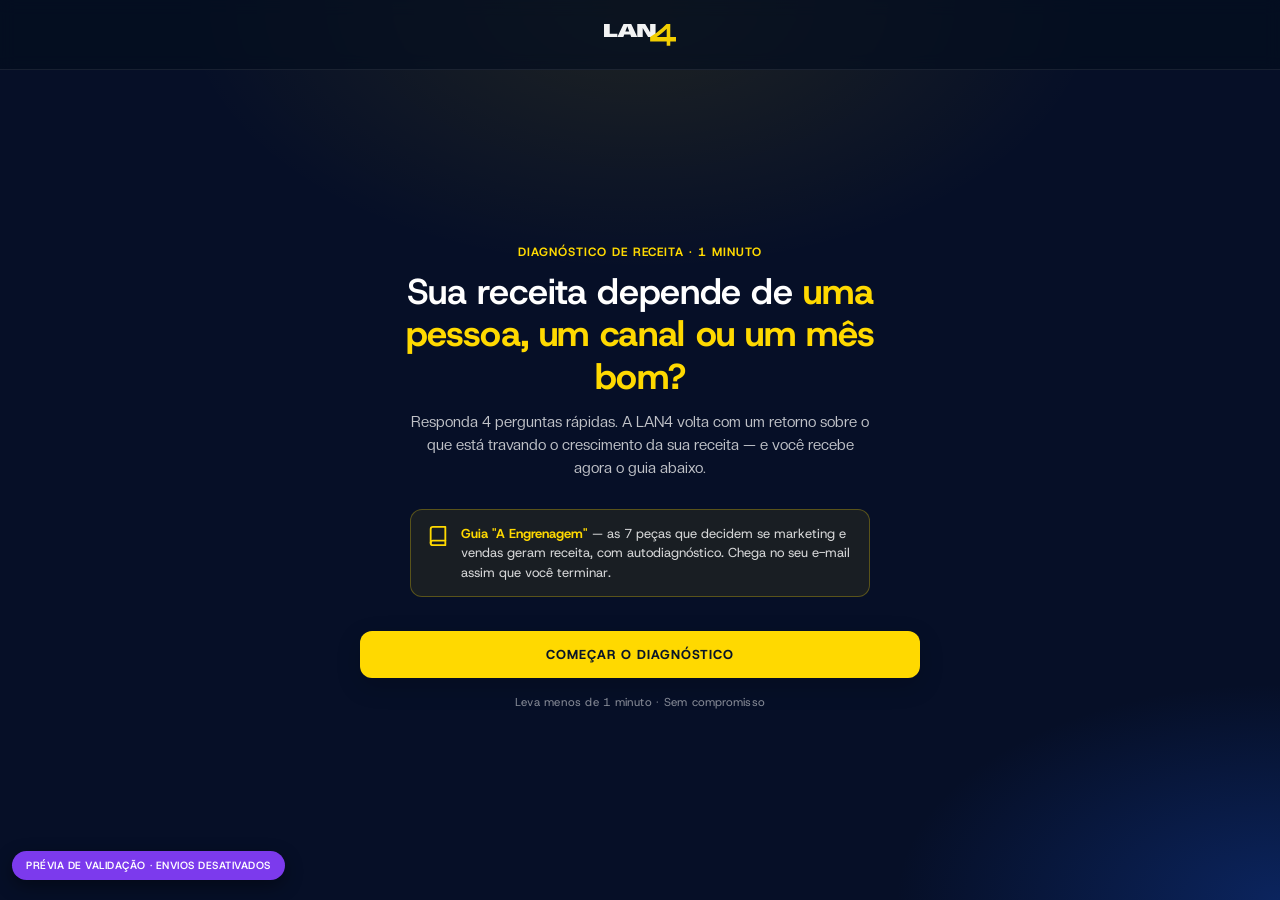
<file: s/diagnostico/index.html>
<!DOCTYPE html>
<html lang="pt-BR" data-domain="marketing" data-theme="dark">
<head>
  <meta charset="UTF-8" />
  <meta name="viewport" content="width=device-width, initial-scale=1.0, maximum-scale=5" />

  <!-- Modo prévia: fora de lan4.com.br (ex.: GitHub Pages) o GTM não carrega
       e o main.js não envia conversões ao RD — nenhum teste polui GA4/Ads/RD. -->
  <script>window.LAN4_PREVIEW = !/(^|\.)lan4\.com\.br$/.test(location.hostname);
  if (window.LAN4_PREVIEW) { var m = document.createElement('meta'); m.name = 'robots'; m.content = 'noindex,nofollow'; document.head.appendChild(m); }</script>

  <!-- Google Tag Manager -->
  <script>if (!window.LAN4_PREVIEW) (function(w,d,s,l,i){w[l]=w[l]||[];w[l].push({'gtm.start':
  new Date().getTime(),event:'gtm.js'});var f=d.getElementsByTagName(s)[0],
  j=d.createElement(s),dl=l!='dataLayer'?'&l='+l:'';j.async=true;j.src=
  'https://www.googletagmanager.com/gtm.js?id='+i+dl;f.parentNode.insertBefore(j,f);
  })(window,document,'script','dataLayer','GTM-KK94LW4M');</script>
  <!-- End Google Tag Manager -->

  <title>Diagnóstico de Receita B2B | LAN4</title>
  <meta name="description" content="Sua receita depende de uma pessoa, um canal ou um mês bom? Responda 4 perguntas rápidas, receba o guia 'A Engrenagem' e a LAN4 volta com o que está travando seu crescimento.">
  <meta name="robots" content="noindex,nofollow">
  <script>window.LAN4_SERVICO_PAGINA = 'Engine';</script>

  <link rel="icon" type="image/svg+xml" href="../../img/4.svg" />

  <link rel="preconnect" href="https://fonts.googleapis.com" />
  <link rel="preconnect" href="https://fonts.gstatic.com" crossorigin />
  <link href="https://fonts.googleapis.com/css2?family=Host+Grotesk:ital,wght@0,300..800;1,300..800&family=Inter:wght@400;500;600&family=JetBrains+Mono:wght@400;500&display=swap" rel="stylesheet" />

  <link rel="stylesheet" href="../../css/tokens.css" />
  <link rel="stylesheet" href="../../css/components.css?v=20260901" />

  <style>
    .lf-consent{display:flex;gap:.55rem;align-items:flex-start;margin:.45rem 0 .2rem;font-size:.8rem;line-height:1.45;opacity:.85;cursor:pointer}
    .lf-consent input{margin-top:.2rem;flex:none;accent-color:#FFD900}
    .lf-consent a{color:#FFD900;text-decoration:underline}
    /* ── Formulário multi-etapas (motor nativo do main.js) ───────────── */
    .lf-step{display:none;border:0;padding:0;margin:0;min-width:0}
    .lf-step.is-active{display:block;animation:lfStepIn .3s ease}
    @keyframes lfStepIn{from{opacity:0;transform:translateY(10px)}to{opacity:1;transform:none}}
    @media (prefers-reduced-motion:reduce){.lf-step.is-active{animation:none}}
    .lf-progress{margin-bottom:2rem}
    .lf-progress-meta{display:flex;justify-content:space-between;align-items:baseline;gap:1rem;margin-bottom:.7rem;font-family:'Host Grotesk',sans-serif}
    .lf-progress-count{font-size:.75rem;letter-spacing:.08em;text-transform:uppercase;color:rgba(255,255,255,.6)}
    .lf-progress-count b{color:#FFD900}
    .lf-progress-title{display:none}
    .lf-progress-track{display:flex;gap:6px}
    .lf-progress-seg{flex:1;height:4px;border-radius:99px;background:rgba(255,255,255,.16);transition:background .3s ease}
    .lf-progress-seg.is-active{background:rgba(255,217,0,.55)}
    .lf-progress-seg.is-done{background:#FFD900}
    .lf-label{display:block;font-family:'Host Grotesk',sans-serif;font-size:11px;font-weight:600;letter-spacing:.08em;text-transform:uppercase;color:rgba(255,255,255,.78);margin-bottom:9px}
    .lf-options{display:grid;gap:10px;min-width:0}
    .lf-opt{position:relative;display:block;cursor:pointer;margin-bottom:0;min-width:0}
    .lf-opt input{position:absolute;opacity:0;pointer-events:none}
    .lf-group label.lf-opt{text-transform:none;letter-spacing:normal;font-family:'CreatoDisplay',sans-serif;font-size:16px;font-weight:400;color:inherit;margin-bottom:0;text-shadow:none}
    .lf-opt span{position:relative;display:flex;align-items:center;justify-content:center;text-align:center;min-height:56px;padding:14px 40px;border-radius:12px;background:#E9EBEF;color:#1a1f2c;font-family:'CreatoDisplay',sans-serif;font-size:16px;font-weight:500;line-height:1.3;border:1.5px solid transparent;transition:border-color .15s ease,background .15s ease,box-shadow .15s ease,transform .15s ease}
    .lf-opt input:checked+span{background:#FFD900;border-color:#FFD900;color:#0a1628;box-shadow:0 8px 22px rgba(255,217,0,.4);font-weight:700;transform:translateY(-1px)}
    .lf-opt input:checked+span::after{content:'✓';position:absolute;right:14px;top:50%;transform:translateY(-50%);display:flex;align-items:center;justify-content:center;width:20px;height:20px;border-radius:50%;background:#0a1628;color:#FFD900;font-size:11px;font-weight:800;line-height:1}
    .lf-opt input:focus-visible+span{border-color:#154CC4}
    .lf-opt:hover span{background:#dfe2e9}
    .lf-opt input:checked:hover+span{background:#FFD900}
    .lf-nav{display:flex;gap:10px;align-items:stretch;margin-top:1.2rem}
    .lf-nav .lf-btn{flex:1;margin-top:0}
    .lf-nav--back-only{justify-content:flex-start;margin-top:1.4rem}
    .lf-back{flex:none;background:none;border:1px solid rgba(255,255,255,.25);color:rgba(255,255,255,.85);border-radius:10px;padding:10px 16px;font-family:'Host Grotesk',sans-serif;font-size:11.5px;font-weight:700;letter-spacing:.06em;text-transform:uppercase;cursor:pointer;transition:border-color .15s ease}
    .lf-back:hover{border-color:rgba(255,255,255,.5)}
    .lf-step-msg{display:none;align-items:flex-start;gap:9px;margin:0 0 1rem;padding:12px 14px;border-radius:10px;font-size:13.5px;font-weight:600;line-height:1.5;background:#FFF0F0;border:1.5px solid #F02020;color:#B00E0E;animation:lfStepMsgIn .2s ease}
    .lf-step-msg::before{content:'!';flex:none;display:flex;align-items:center;justify-content:center;width:18px;height:18px;margin-top:1px;border-radius:50%;background:#F02020;color:#fff;font-size:12px;font-weight:800;font-family:'Host Grotesk',sans-serif}
    @keyframes lfStepMsgIn{from{opacity:0;transform:translateY(-4px)}to{opacity:1;transform:none}}
    .lf-field-hint{display:block;margin-top:6px;font-size:.78rem;line-height:1.4;color:rgba(255,255,255,.55)}
    form.is-sent .lf-step,form.is-sent .lf-progress{display:none}
    /* Banner de incentivo — mesmo padrão amarelo piscante da home (.lf-next-hint) */
    .lf-next-hint{display:flex;align-items:flex-start;gap:8px;margin:0 0 1.1rem;padding:12px 14px;border-radius:10px;background:#FFD900;border:2px solid #FFD900;animation:lfIncentivoPulse 1.6s ease-in-out infinite}
    .lf-next-hint-icon{flex:none;display:flex;width:16px;height:16px;margin-top:2px;color:#0A1428}
    .lf-next-hint span:last-child{font-family:'Host Grotesk',sans-serif;font-size:12.5px;font-weight:500;letter-spacing:.01em;line-height:1.5;color:#0A1428}
    .lf-next-hint span:last-child strong{font-weight:800}
    @keyframes lfIncentivoPulse{0%,100%{background:#FFD900;border-color:#FFD900;box-shadow:0 0 0 0 rgba(255,217,0,.5)}50%{background:#ffe680;border-color:#fff;box-shadow:0 0 0 6px rgba(255,217,0,.3)}}
    @media (prefers-reduced-motion:reduce){.lf-next-hint{animation:none}}
    .lf-select-group{margin-bottom:1rem}
    .lf-select-group label{display:block;margin-bottom:6px;font-family:'Host Grotesk',sans-serif;font-size:.85rem;font-weight:600;color:rgba(255,255,255,.85)}
    .lf-select{width:100%;padding:14px 16px;border-radius:10px;border:1px solid rgba(255,255,255,.2);background:rgba(255,255,255,.06);color:#fff;font-family:'Host Grotesk',sans-serif;font-size:.95rem;appearance:none;-webkit-appearance:none;background-image:url("data:image/svg+xml,%3Csvg xmlns='http://www.w3.org/2000/svg' viewBox='0 0 24 24' fill='none' stroke='%23ffffff' stroke-width='2'%3E%3Cpath d='M6 9l6 6 6-6'/%3E%3C/svg%3E");background-repeat:no-repeat;background-position:right 14px center;background-size:16px;cursor:pointer}
    .lf-select:focus{outline:none;border-color:#FFD900}
    .lf-select option{background:#0A1428;color:#fff}
    .radio-card-group{grid-template-columns:1fr 1fr;align-items:stretch;min-width:0}
    @media (max-width:480px){.radio-card-group{grid-template-columns:1fr}}
    .radio-card{height:100%;min-width:0}
    .radio-card span{flex-direction:column;align-items:center;justify-content:center;text-align:center;height:100%;min-height:92px;padding:16px 30px;gap:5px;box-sizing:border-box}
    .radio-card span strong{display:block;font-family:'CreatoDisplay',sans-serif;font-weight:600;font-size:15px;line-height:1.25;color:inherit}
    .radio-card span small{display:block;font-family:'CreatoDisplay',sans-serif;font-weight:400;font-size:12.5px;line-height:1.4;opacity:.85}
    .radio-card input:checked+span{background:#FFD900;border-color:#FFD900;color:#0a1628;box-shadow:0 8px 22px rgba(255,217,0,.4);font-weight:700;transform:translateY(-1px)}
    .radio-card input:checked+span strong{color:inherit}
    .radio-card input:checked+span small{opacity:.8}
    .radio-card input:checked+span::after{top:14px;right:14px;transform:none;background:#0a1628;color:#FFD900}
    .lan4-preview-badge{position:fixed;bottom:20px;left:12px;z-index:999;background:#7c3aed;color:#fff;border-radius:999px;font:600 10.5px/1.4 'Host Grotesk',sans-serif;letter-spacing:.05em;text-transform:uppercase;padding:7px 14px;box-shadow:0 6px 18px rgba(0,0,0,.4);pointer-events:none}

    /* ── Quiz full-screen específico ──────────────────────────────── */
    .quiz-shell{min-height:100vh;min-height:100dvh;display:flex;flex-direction:column;background:var(--lan4-blue-dark);position:relative;overflow:hidden}
    .quiz-glow{position:absolute;inset:0;background:radial-gradient(60% 50% at 50% 0%,rgba(255,217,0,.10),transparent 60%),radial-gradient(50% 40% at 100% 100%,rgba(21,76,196,.35),transparent 60%);pointer-events:none}
    /* padding equivalente ao --spacing-outer-gutter responsivo do site (16px
       mobile → 40px desktop) nos dois eixos, pra logo não colar na borda
       nem no topo da viewport igual ficava sem esse respiro vertical */
    .quiz-header{position:relative;z-index:2;padding:24px var(--spacing-outer-gutter);display:flex;justify-content:center}
    .quiz-logo{width:72px;height:auto;opacity:.95}
    .quiz-body{position:relative;z-index:2;flex:1;display:flex;align-items:center;justify-content:center;padding:32px var(--spacing-outer-gutter) 48px}
    .quiz-card{width:100%;max-width:560px}
    .quiz-eyebrow{font-family:'Host Grotesk',sans-serif;font-size:12px;font-weight:700;letter-spacing:.08em;text-transform:uppercase;color:var(--lan4-yellow);margin:0 0 10px;text-align:center}
    .quiz-intro-title{font-family:'Host Grotesk',sans-serif;color:#fff;letter-spacing:-.01em;font-size:clamp(24px,5.4vw,36px);font-weight:600;line-height:1.18;margin:0 0 14px;text-align:center}
    .quiz-intro-title strong{color:var(--lan4-yellow)}
    .quiz-intro-sub{color:var(--color-marketing-subtle);font-size:15px;line-height:1.55;text-align:center;max-width:460px;margin:0 auto 28px}
    .quiz-start-btn{display:flex;width:100%;justify-content:center}
    .quiz-microcopy{margin-top:16px;text-align:center;font-family:'Host Grotesk',sans-serif;font-size:11.5px;color:rgba(255,255,255,.5);letter-spacing:.02em}
    .quiz-perk{display:flex;gap:12px;align-items:flex-start;max-width:460px;margin:0 auto 26px;padding:14px 16px;border-radius:12px;background:rgba(255,217,0,.08);border:1px solid rgba(255,217,0,.28);text-align:left}
    .quiz-perk-icon{flex:none;width:22px;height:22px;color:var(--lan4-yellow);margin-top:1px}
    .quiz-perk-txt{font-family:'Host Grotesk',sans-serif;font-size:13px;line-height:1.5;color:rgba(255,255,255,.82)}
    .quiz-perk-txt strong{color:var(--lan4-yellow);font-weight:700}
    .quiz-step-hint{margin:-4px 0 16px;font-size:.85rem;line-height:1.5;color:rgba(255,255,255,.65);text-align:left}
  </style>
</head>

<body>

  <!-- Google Tag Manager (noscript) -->
  <noscript><iframe src="https://www.googletagmanager.com/ns.html?id=GTM-KK94LW4M"
  height="0" width="0" style="display:none;visibility:hidden"></iframe></noscript>
  <!-- End Google Tag Manager (noscript) -->

  <div class="quiz-shell" id="contato">
    <div class="quiz-glow" aria-hidden="true"></div>

    <header class="header quiz-header">
      <svg class="quiz-logo" xmlns="http://www.w3.org/2000/svg" viewBox="0 0 824.39 249.66" aria-hidden="true" focusable="false">
        <g fill="#fff">
          <path d="M65.49,0v112.53h87.52v35.51H0V0h65.49Z"/>
          <path d="M153.01,148.03L223.31,0h88.61l69.21,148.03h-69.91l-10.09-28h-69.29l-10.32,28h-68.51ZM288.95,86.28l-22.11-61.23-22.5,61.23h44.62Z"/>
          <path d="M590.55,148.03h-86.2l-60.99-103.31v103.31h-62.23V0h90.86l56.33,94.88V0h62.23v148.03Z"/>
        </g>
        <g fill="#FFD900">
          <path d="M528.32,147.7c26.95-14.09,57.22-34.45,90.82-61.08,33.59-26.63,65.8-55.51,96.64-86.63h43.24v148.87s65.37,0,65.37,0v52.15h-65.37s0,48.64,0,48.64h-41.03v-48.64s-189.67,0-189.67,0v-53.32ZM657.55,108.69c-21.52,17.34-39.59,30.73-54.21,40.18h114.65s0-93.83,0-93.83c-18.77,18.42-38.92,36.3-60.44,53.65Z"/>
        </g>
      </svg>
    </header>

    <div class="quiz-body">
      <div class="quiz-card">

        <!-- ── Intro: FORA da <form> de propósito — se ficasse dentro, o
             clique em "Começar" contaria como form_start no GTM (o
             listener global escuta focusin em qualquer elemento dentro de
             <form>), inflando a métrica de quem "inicia" o form com gente
             que só abriu a tela e não respondeu nada. Com a intro fora,
             form_start só dispara no primeiro campo real (pergunta 1). ── -->
        <div class="quiz-intro-screen" id="quiz-intro-screen">
          <p class="quiz-eyebrow">Diagnóstico de receita · 1 minuto</p>
          <h1 class="quiz-intro-title">Sua receita depende de <strong>uma pessoa, um canal ou um mês bom?</strong></h1>
          <p class="quiz-intro-sub">Responda 4 perguntas rápidas. A LAN4 volta com um retorno sobre o que está travando o crescimento da sua receita — e você recebe agora o guia abaixo.</p>

          <div class="quiz-perk">
            <span class="quiz-perk-icon" aria-hidden="true">
              <svg viewBox="0 0 24 24" fill="none" stroke="currentColor" stroke-width="2" stroke-linecap="round" stroke-linejoin="round"><path d="M4 19.5A2.5 2.5 0 0 1 6.5 17H20"/><path d="M6.5 2H20v20H6.5A2.5 2.5 0 0 1 4 19.5v-15A2.5 2.5 0 0 1 6.5 2z"/></svg>
            </span>
            <div class="quiz-perk-txt">
              <strong>Guia "A Engrenagem"</strong> — as 7 peças que decidem se marketing e vendas geram receita, com autodiagnóstico. Chega no seu e-mail assim que você terminar.
            </div>
          </div>

          <div class="quiz-start-btn">
            <button type="button" class="lf-btn" id="quiz-start-btn">Começar o diagnóstico</button>
          </div>
          <p class="quiz-microcopy">Leva menos de 1 minuto · Sem compromisso</p>
        </div>

        <form id="lf" novalidate data-rd-id="lan4-lp-diagnostico" style="display:none">

          <div class="lf-progress" id="quiz-progress">
            <div class="lf-progress-meta">
              <span class="lf-progress-count">Pergunta <b data-step-current>1</b> de 4</span>
            </div>
            <div class="lf-progress-track" aria-hidden="true">
              <span class="lf-progress-seg is-active"></span><span class="lf-progress-seg"></span><span class="lf-progress-seg"></span><span class="lf-progress-seg"></span>
            </div>
          </div>

          <!-- ── Pergunta 1: Faturamento ── -->
          <fieldset class="lf-step is-active" data-step-name="faturamento" data-step-title="Faturamento"
                    data-req="faturamento:Faturamento médio mensal">
            <span class="lf-label">Qual o faturamento médio mensal da sua empresa?</span>
            <div class="lf-options" role="radiogroup" aria-label="Faturamento médio mensal">
              <label class="lf-opt"><input type="radio" name="faturamento" value="Até 100k"><span>Até 100k</span></label>
              <label class="lf-opt"><input type="radio" name="faturamento" value="100 - 300k"><span>100 - 300k</span></label>
              <label class="lf-opt"><input type="radio" name="faturamento" value="300k - 1M"><span>300k - 1M</span></label>
              <label class="lf-opt"><input type="radio" name="faturamento" value="Acima de 1M"><span>Acima de 1M</span></label>
              <label class="lf-opt"><input type="radio" name="faturamento" value="Não faturo"><span>Não faturo ainda</span></label>
            </div>
            <div class="lf-step-msg" role="alert"></div>
          </fieldset>

          <!-- ── Pergunta 2: Cargo ── -->
          <fieldset class="lf-step" data-step-name="cargo" data-step-title="Cargo"
                    data-req="cargo:Cargo">
            <span class="lf-label">Qual o seu cargo?</span>
            <div class="lf-options" role="radiogroup" aria-label="Cargo">
              <label class="lf-opt"><input type="radio" name="cargo" value="Sócio"><span>Sócio</span></label>
              <label class="lf-opt"><input type="radio" name="cargo" value="CEO / Fundador"><span>CEO / Fundador</span></label>
              <label class="lf-opt"><input type="radio" name="cargo" value="Diretor"><span>Diretor</span></label>
              <label class="lf-opt"><input type="radio" name="cargo" value="Gerente"><span>Gerente</span></label>
              <label class="lf-opt"><input type="radio" name="cargo" value="Outro"><span>Outro</span></label>
            </div>
            <div class="lf-step-msg" role="alert"></div>
            <div class="lf-nav lf-nav--back-only"><button type="button" class="lf-back">Voltar</button></div>
          </fieldset>

          <!-- ── Pergunta 3: Serviço de interesse (mesmo campo/opções da home) ── -->
          <fieldset class="lf-step" data-step-name="servico" data-step-title="Serviço de interesse" data-no-autoadvance
                    data-req="servico_interesse:Serviço de interesse">
            <span class="lf-label">Qual serviço você precisa?</span>
            <p class="quiz-step-hint">Pode selecionar mais de um — marque quantos precisar.</p>
            <div class="lf-options radio-card-group" role="group" aria-label="Qual serviço você precisa?">
              <label class="lf-opt radio-card">
                <input type="checkbox" name="servico_interesse" value="Engine">
                <span><strong>Engine (Solução 360°)</strong><small>Todos os serviços abaixo numa única operação integrada.</small></span>
              </label>
              <label class="lf-opt radio-card"><input type="checkbox" name="servico_interesse" value="Vendas e CRM"><span><strong>Vendas e CRM</strong><small>Time de SDRs e closers dedicado, da prospecção ao fechamento.</small></span></label>
              <label class="lf-opt radio-card"><input type="checkbox" name="servico_interesse" value="Marketing Digital"><span><strong>Marketing Digital</strong><small>Landing page, e-mail marketing, SEO/GEO e performance no digital.</small></span></label>
              <label class="lf-opt radio-card"><input type="checkbox" name="servico_interesse" value="Mídia Paga"><span><strong>Mídia Paga</strong><small>Gestão de anúncios (Google, Meta) para gerar leads qualificados.</small></span></label>
              <label class="lf-opt radio-card"><input type="checkbox" name="servico_interesse" value="Gestão de Redes Sociais"><span><strong>Gestão de Redes Sociais</strong><small>Planejamento e produção de conteúdo para suas redes sociais.</small></span></label>
              <label class="lf-opt radio-card"><input type="checkbox" name="servico_interesse" value="Audiovisual e Conteúdo"><span><strong>Audiovisual e Conteúdo</strong><small>Produção de vídeo e conteúdo para fortalecer sua marca.</small></span></label>
              <label class="lf-opt radio-card"><input type="checkbox" name="servico_interesse" value="Eventos Corporativos"><span><strong>Eventos Corporativos</strong><small>Planejamento e execução de eventos para gerar negócio.</small></span></label>
              <label class="lf-opt radio-card"><input type="checkbox" name="servico_interesse" value="Recrutamento e Seleção"><span><strong>Recrutamento e Seleção</strong><small>Atração e seleção de talentos para sua operação comercial.</small></span></label>
            </div>
            <div class="lf-step-msg" role="alert"></div>
            <div class="lf-nav">
              <button type="button" class="lf-back">Voltar</button>
              <button type="button" class="lf-btn lf-next">Continuar</button>
            </div>
          </fieldset>

          <!-- ── Pergunta 4: Contato (compromisso após investimento) ── -->
          <fieldset class="lf-step" data-step-name="contato" data-step-title="Contato" data-no-autoadvance
                    data-req="nome:Nome,email:Email,telefone:Telefone,empresa:Empresa,lgpd_consent:Autorização de contato (LGPD)">
            <div class="lf-next-hint" role="note">
              <span class="lf-next-hint-icon" aria-hidden="true"><svg viewBox="0 0 24 24" fill="none" stroke="currentColor" stroke-width="2" stroke-linecap="round" stroke-linejoin="round"><line x1="5" y1="12" x2="19" y2="12"/><polyline points="12 5 19 12 12 19"/></svg></span>
              <span><strong>Falta só essa etapa!</strong> Você recebe no seu e-mail o guia <strong>"A Engrenagem"</strong>, as 7 peças que decidem se marketing e vendas geram receita, com autodiagnóstico, antes mesmo de alguém da LAN4 entrar em contato.</span>
            </div>
            <span class="lf-label">Quase lá — para onde retornamos seu contato?</span>
            <div class="lf-row">
              <div class="lf-group">
                <label for="lf-nome">Nome*</label>
                <input id="lf-nome" name="nome" type="text" autocomplete="name" placeholder="Seu nome completo">
              </div>
              <div class="lf-group">
                <label for="lf-email">Seu melhor e-mail*</label>
                <input id="lf-email" name="email" type="email" autocomplete="email" placeholder="joao@gmail.com.br">
              </div>
            </div>
            <div class="lf-row">
              <div class="lf-group">
                <label for="lf-tel">WhatsApp com DDD*</label>
                <input id="lf-tel" name="telefone" type="tel" inputmode="numeric" autocomplete="tel-national" placeholder="11998765432">
                <span class="lf-field-hint">Usamos seu WhatsApp só para retornar este contato.</span>
              </div>
              <div class="lf-group">
                <label for="lf-empresa">Empresa*</label>
                <input id="lf-empresa" name="empresa" type="text" autocomplete="organization" placeholder="Nome da empresa">
              </div>
            </div>
            <label class="lf-consent">
              <input type="checkbox" name="lgpd_consent">
              <span>Autorizo a LAN4 a usar meus dados para retornar este contato, conforme a <a href="/politica-de-privacidade/" target="_blank" rel="noopener">política de privacidade</a>.</span>
            </label>
            <div class="lf-step-msg" role="alert"></div>
            <div class="lf-nav">
              <button type="button" class="lf-back">Voltar</button>
              <button type="submit" class="lf-btn">Enviar</button>
            </div>
          </fieldset>

          <div class="lf-msg" id="lf-msg"></div>

        </form>

      </div>
    </div>
  </div>

  <!-- JS -->
  <script src="../../main.js?v=20260901" defer></script>
  <script>
  // Troca a tela de intro (fora do <form>, de propósito — ver comentário no
  // HTML) pelo form real ao clicar em "Começar". lan4MultiStep (main.js) já
  // inicializa o form no load (mostra a etapa 1 com .is-active), só fica
  // oculto por display:none até este clique — nenhuma lógica de navegação
  // duplicada aqui, só a troca de visibilidade entre as duas telas.
  document.addEventListener('DOMContentLoaded', function () {
    var introScreen = document.getElementById('quiz-intro-screen');
    var form = document.getElementById('lf');
    var startBtn = document.getElementById('quiz-start-btn');
    if (!introScreen || !form || !startBtn) return;
    startBtn.addEventListener('click', function () {
      introScreen.style.display = 'none';
      form.style.display = '';
    });
  });
  </script>

</body>
</html>
</file>
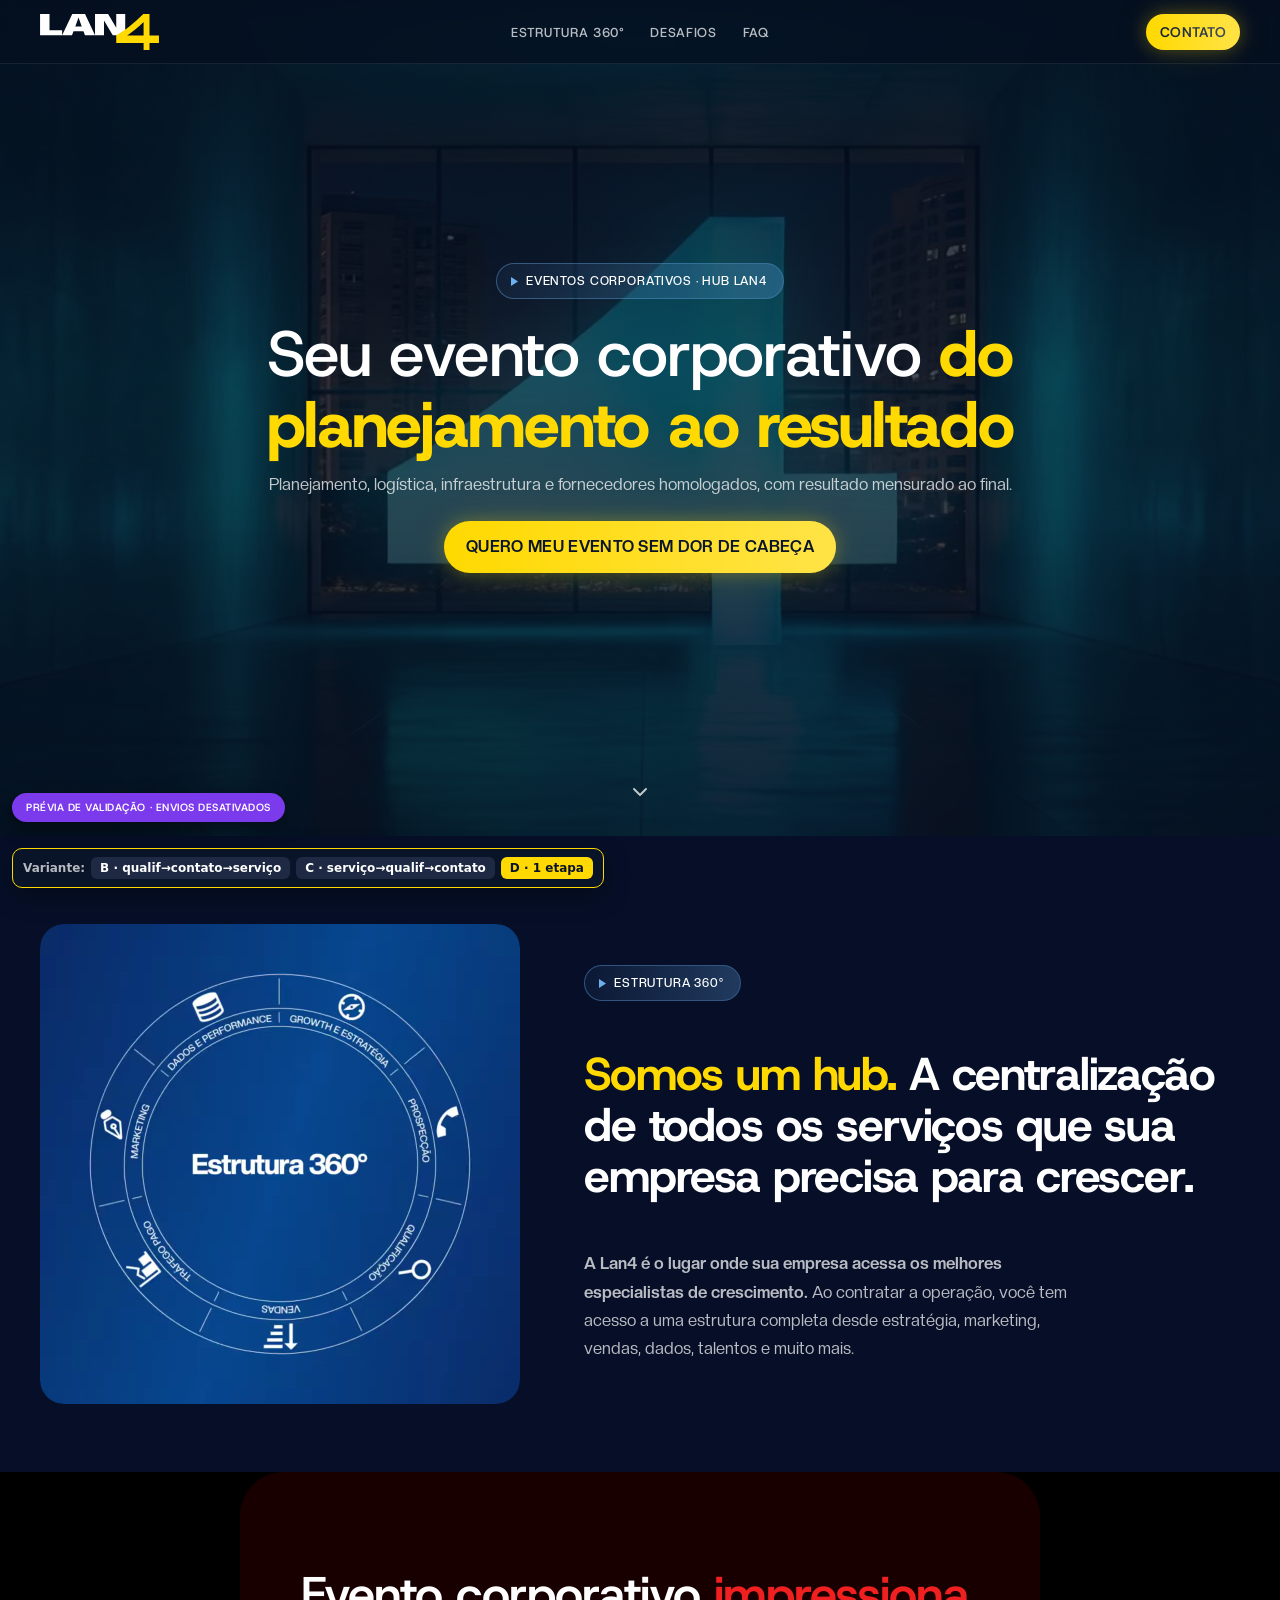
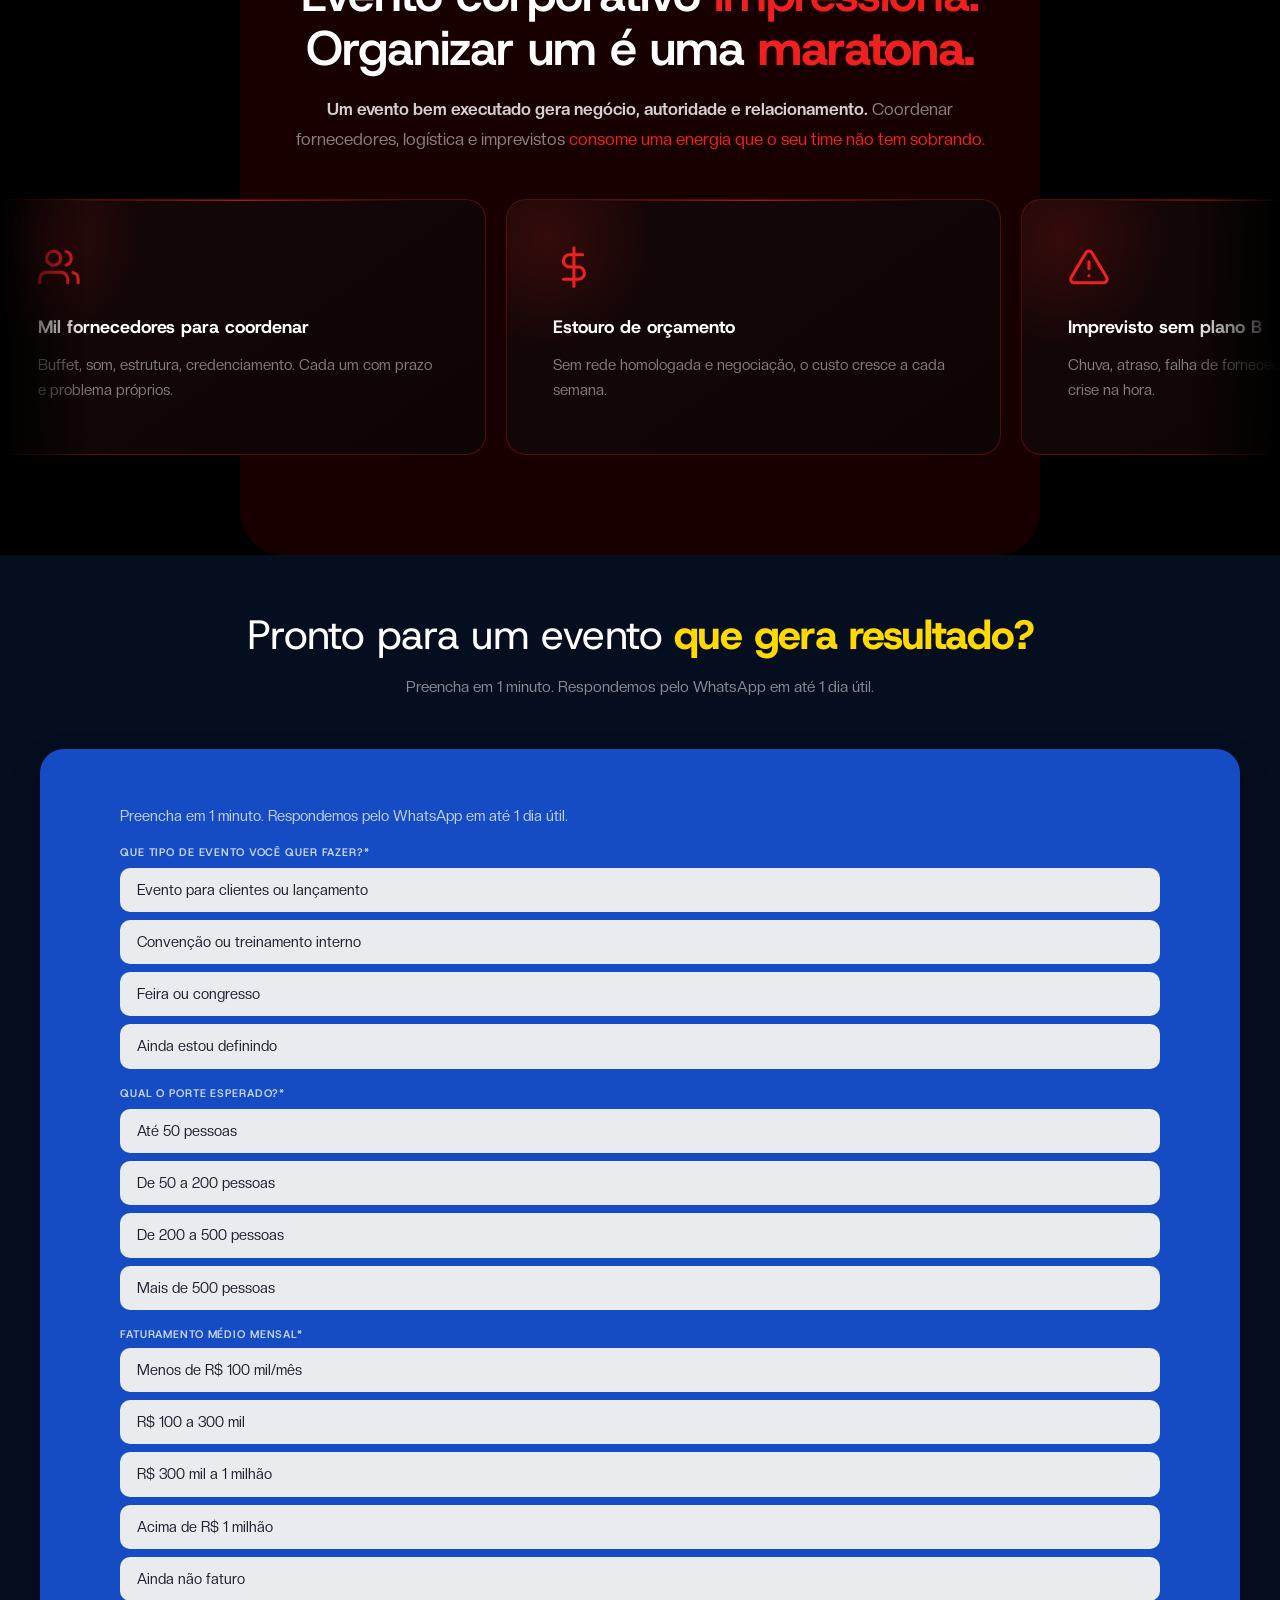
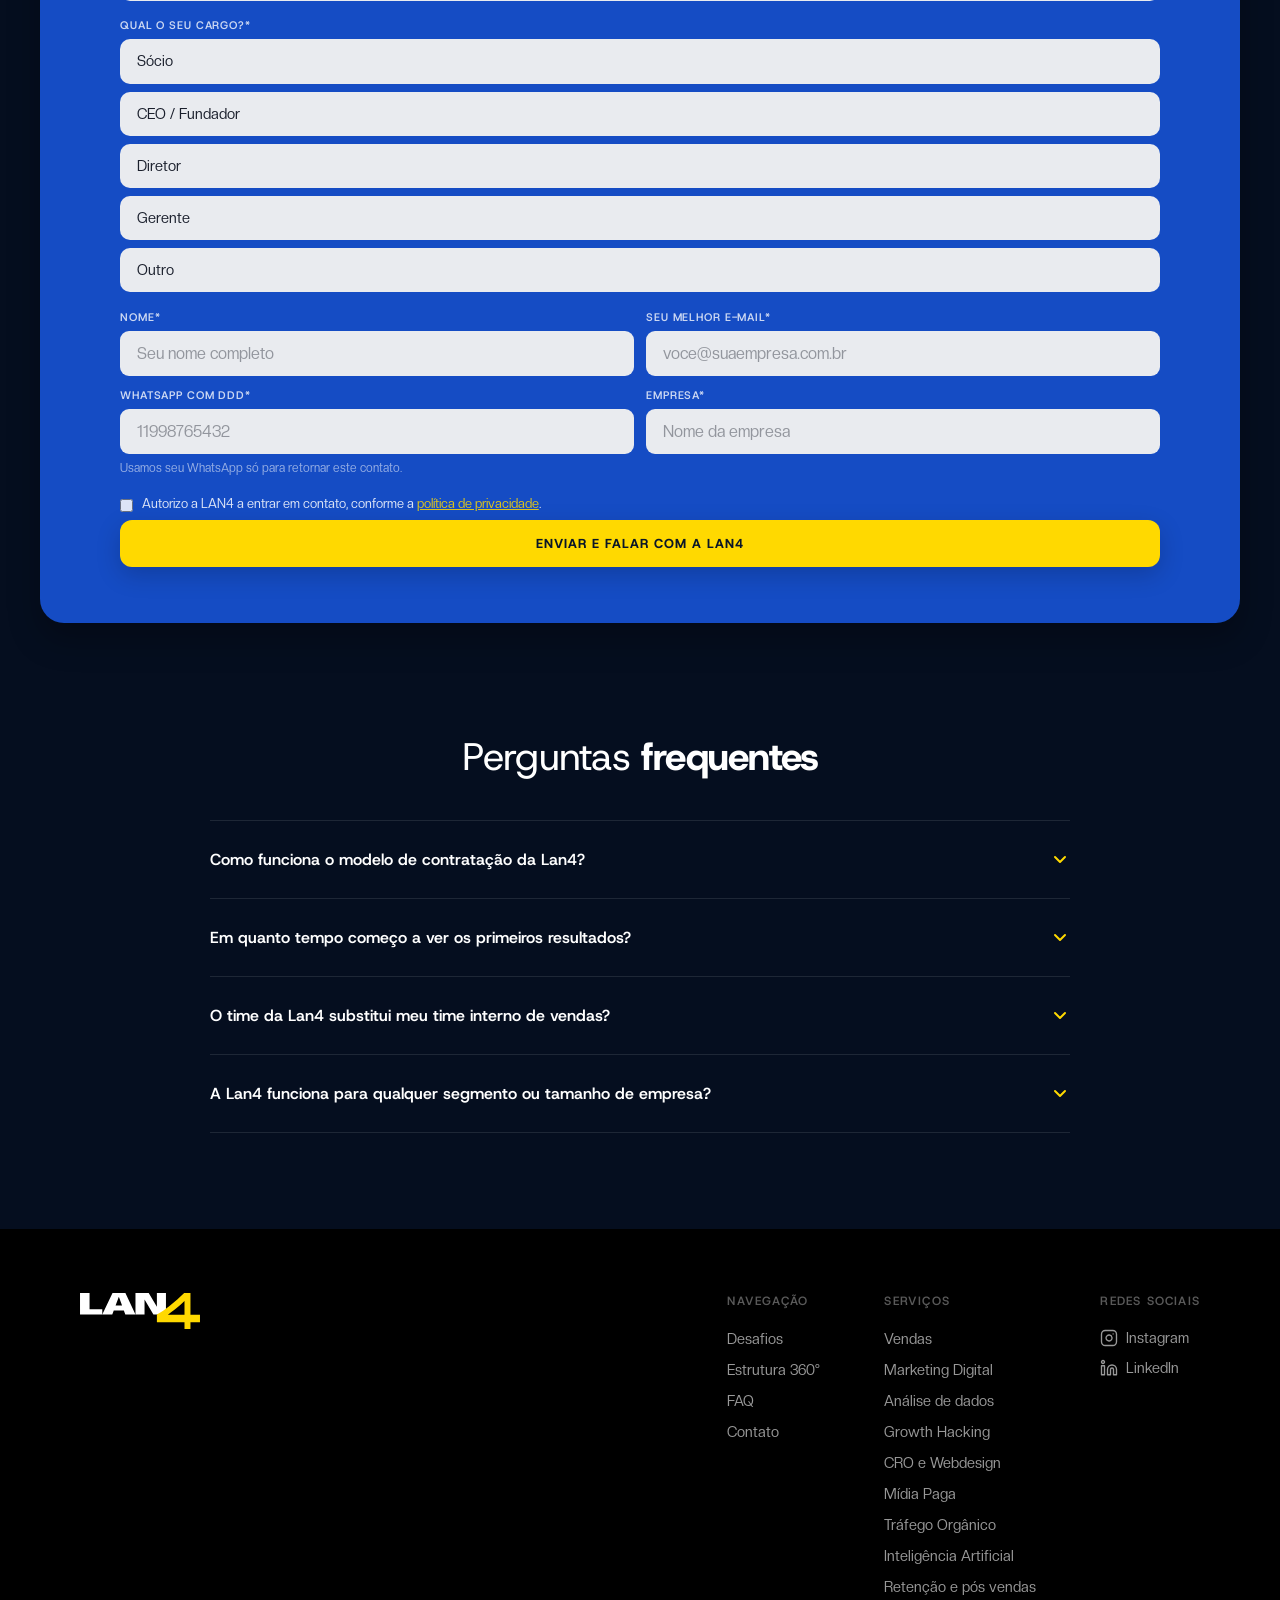
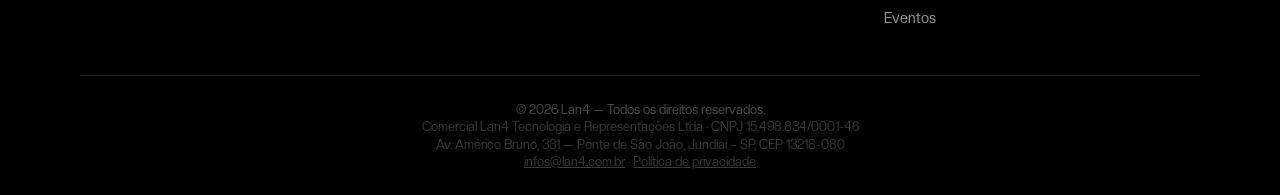
<file: s/eventos-corporativos/index.html>
<!DOCTYPE html>
<html lang="pt-BR" data-domain="marketing" data-theme="dark">
<head>
  <meta charset="UTF-8" />
  <meta name="viewport" content="width=device-width, initial-scale=1.0, maximum-scale=5" />

  <!-- Modo prévia: fora de lan4.com.br (ex.: GitHub Pages) o GTM não carrega
       e o main.js não envia conversões ao RD — nenhum teste polui GA4/Ads/RD. -->
  <script>window.LAN4_PREVIEW = !/(^|\.)lan4\.com\.br$/.test(location.hostname);
  if (window.LAN4_PREVIEW) { var m = document.createElement('meta'); m.name = 'robots'; m.content = 'noindex,nofollow'; document.head.appendChild(m); }
  /* seletor visível A|B — só no preview (GitHub Pages); em produção fica false */
  window.LAN4_AB_PREVIEW = window.LAN4_PREVIEW;</script>

  <!-- Google Tag Manager -->
  <script>if (!window.LAN4_PREVIEW) (function(w,d,s,l,i){w[l]=w[l]||[];w[l].push({'gtm.start':
  new Date().getTime(),event:'gtm.js'});var f=d.getElementsByTagName(s)[0],
  j=d.createElement(s),dl=l!='dataLayer'?'&l='+l:'';j.async=true;j.src=
  'https://www.googletagmanager.com/gtm.js?id='+i+dl;f.parentNode.insertBefore(j,f);
  })(window,document,'script','dataLayer','GTM-KK94LW4M');</script>
  <!-- End Google Tag Manager -->

  <title>Eventos Corporativos de Ponta a Ponta | LAN4</title>
  <meta name="description" content="Planejamento e execução completa de eventos corporativos, com gestão de fornecedores e resultado mensurado. Fale com a gente agora.">
  <!-- Página de destino de mídia paga: nunca indexar (evita conteúdo duplicado com a home) -->
  <meta name="robots" content="noindex,nofollow">
  <!-- Serviço desta página: alimenta cf_servico_de_interesse no RD mesmo sem UTM -->
  <script>window.LAN4_SERVICO_PAGINA = 'Eventos Corporativos';</script>

  <!-- Open Graph -->
  <meta property="og:type" content="website">
  <meta property="og:url" content="https://lan4.com.br/s/eventos-corporativos/">
  <meta property="og:title" content="Eventos Corporativos de Ponta a Ponta | LAN4">
  <meta property="og:description" content="Planejamento e execução completa de eventos corporativos, com gestão de fornecedores e resultado mensurado. Fale com a gente agora.">
  <meta property="og:locale" content="pt_BR">
  <meta property="og:site_name" content="LAN4">

  <!-- Twitter Card -->
  <meta name="twitter:card" content="summary_large_image">
  <meta name="twitter:title" content="LAN4 — Hub de Crescimento de Receita B2B">
  <meta name="twitter:description" content="Time de vendas dedicado, demanda, dados e estratégia num único ecossistema.">

  <link rel="icon" type="image/svg+xml" href="../../img/4.svg" />

  <!-- Fontes (Google Fonts como fallback para Suisse + JetBrains Mono) -->
  <link rel="preconnect" href="https://fonts.googleapis.com" />
  <link rel="preconnect" href="https://fonts.gstatic.com" crossorigin />
  <link href="https://fonts.googleapis.com/css2?family=Host+Grotesk:ital,wght@0,300..800;1,300..800&family=Inter:wght@400;500;600&family=JetBrains+Mono:wght@400;500&display=swap" rel="stylesheet" />

  <!-- Design tokens extraídos de liveblocks.io -->
  <link rel="stylesheet" href="../../css/tokens.css" />

  <!-- Componentes: Navbar + Hero -->
  <link rel="stylesheet" href="../../css/components.css?v=20260902b" />
  <link rel="stylesheet" href="../../form-ab.css?v=20260902b" />

  <!-- Schema.org — Organization (desambiguação de entidade) -->
  <script type="application/ld+json">
  {
    "@context": "https://schema.org",
    "@type": "Organization",
    "@id": "https://lan4.com.br/#organization",
    "name": "LAN4",
    "legalName": "Comercial Lan4 Tecnologia e Representações Ltda",
    "url": "https://lan4.com.br/",
    "logo": "https://lan4.com.br/img/4.svg",
    "description": "Hub de crescimento de receita para empresas B2B: time de vendas dedicado (SDRs e closers), geração de demanda, dados e camada estratégica num único ecossistema.",
    "taxID": "15.498.834/0001-46",
    "email": "infos@lan4.com.br",
    "foundingDate": "2012-03-21",
    "address": {
      "@type": "PostalAddress",
      "streetAddress": "Av. Américo Bruno, 331",
      "addressLocality": "Jundiaí",
      "addressRegion": "SP",
      "postalCode": "13218-080",
      "addressCountry": "BR"
    },
    "areaServed": "BR",
    "sameAs": [
      "https://www.instagram.com/lan4br/",
      "https://www.linkedin.com/company/lan4sales/"
    ],
    "knowsAbout": [
      "terceirização de vendas B2B",
      "geração de demanda B2B",
      "SDR terceirizado",
      "receita previsível",
      "agentes de IA para vendas"
    ]
  }
  </script>

  <!-- Schema.org — FAQPage (espelha o FAQ visível da página) -->
  <script type="application/ld+json">
  {
    "@context": "https://schema.org",
    "@type": "FAQPage",
    "mainEntity": [
      {
        "@type": "Question",
        "name": "Como funciona o modelo de contratação da Lan4?",
        "acceptedAnswer": {
          "@type": "Answer",
          "text": "A Lan4 funciona como um hub: você contrata o Engine e tem acesso à estrutura completa — squad dedicada, tecnologia e processos —, sempre personalizada pra sua operação. Sem CLT, sem encargos, sem ramp-up de seis meses. A equipe já entra treinada e integrada ao seu processo desde o primeiro dia. Ou você pode contratar os serviços pontuais para cada necessidade dentro da sua operação."
        }
      },
      {
        "@type": "Question",
        "name": "Em quanto tempo começo a ver os primeiros resultados?",
        "acceptedAnswer": {
          "@type": "Answer",
          "text": "O onboarding leva em média duas semanas. A partir da terceira semana já há prospecção ativa rodando. Resultados concretos de pipeline aparecem entre 30 e 60 dias, dependendo do ciclo de venda do seu produto."
        }
      },
      {
        "@type": "Question",
        "name": "O time da Lan4 substitui meu time interno de vendas?",
        "acceptedAnswer": {
          "@type": "Answer",
          "text": "Pode complementar ou substituir, dependendo do momento da empresa. A maioria dos clientes usa a Lan4 como o braço executor enquanto o fundador cuida do produto e da estratégia. Em alguns casos montamos o time, treinamos e transferimos a operação para o cliente."
        }
      },
      {
        "@type": "Question",
        "name": "A Lan4 funciona para qualquer segmento ou tamanho de empresa?",
        "acceptedAnswer": {
          "@type": "Answer",
          "text": "Focamos em empresas B2B que já validaram o produto mas precisam escalar a aquisição. Atendemos SaaS, consultorias, serviços empresariais, indústria e varejo B2B desde startups em crescimento até empresas consolidadas que querem profissionalizar a operação."
        }
      }
    ]
  }
  </script>

  <style>
    .lf-consent{display:flex;gap:.55rem;align-items:flex-start;margin:.45rem 0 .2rem;font-size:.8rem;line-height:1.45;opacity:.85;cursor:pointer}
    .lf-consent input{margin-top:.2rem;flex:none;accent-color:#FFD900}
    .lf-consent a{color:#FFD900;text-decoration:underline}
    .footer-bottom p{margin:.15rem 0}
    .footer-legal{font-size:.8rem;opacity:.75}
    .footer-legal a{color:inherit;text-decoration:underline}
    /* ── Formulário multi-etapas (CRO) ─────────────────────────────── */
    .lf-wrap{scroll-margin-top:90px}
    .lf-step{display:none;border:0;padding:0;margin:0;min-width:0}
    .lf-step.is-active{display:block;animation:lfStepIn .28s ease}
    @keyframes lfStepIn{from{opacity:0;transform:translateX(14px)}to{opacity:1;transform:none}}
    @media (prefers-reduced-motion:reduce){.lf-step.is-active{animation:none}}
    .lf-progress{margin-bottom:1.5rem}
    .lf-progress-meta{display:flex;justify-content:space-between;align-items:baseline;gap:1rem;margin-bottom:.6rem;font-family:'Host Grotesk',sans-serif}
    .lf-progress-count{font-size:.72rem;letter-spacing:.08em;text-transform:uppercase;color:rgba(255,255,255,.6);white-space:nowrap}
    .lf-progress-count b{color:#FFD900}
    .lf-progress-title{font-size:.98rem;font-weight:700;color:#fff;text-align:right}
    .lf-progress-track{display:flex;gap:6px}
    .lf-progress-seg{flex:1;height:4px;border-radius:99px;background:rgba(255,255,255,.16);transition:background .3s ease}
    .lf-progress-seg.is-active{background:rgba(255,217,0,.55)}
    .lf-progress-seg.is-done{background:#FFD900}
    .lf-label{display:block;font-family:'Host Grotesk',sans-serif;font-size:11px;font-weight:600;letter-spacing:.08em;text-transform:uppercase;color:rgba(255,255,255,.78);margin-bottom:9px}
    .lf-options{display:grid;gap:8px}
    .lf-options--2col{grid-template-columns:1fr 1fr}
    @media (max-width:380px){.lf-options--2col{grid-template-columns:1fr}}
    .lf-opt{position:relative;display:block;cursor:pointer;margin-bottom:0}
    .lf-opt input{position:absolute;opacity:0;pointer-events:none}
    /* reseta o estilo herdado de .lf-group label (uppercase 11px) */
    .lf-group label.lf-opt{text-transform:none;letter-spacing:normal;font-family:'CreatoDisplay',sans-serif;font-size:14.5px;font-weight:400;color:inherit;margin-bottom:0}
    .lf-opt span{display:flex;align-items:center;justify-content:center;text-align:center;min-height:48px;padding:10px 12px;border-radius:10px;background:#E9EBEF;color:#1a1f2c;font-size:14.5px;line-height:1.25;border:1.5px solid transparent;transition:border-color .15s ease,background .15s ease,box-shadow .15s ease}
    .lf-opt input:checked+span{background:#FFD900;border-color:#FFD900;color:#0a1628;box-shadow:0 4px 14px rgba(255,217,0,.35);font-weight:700}
    .lf-opt input:checked+span::before{content:'✓';font-weight:800;margin-right:8px}
    .lf-opt input:focus-visible+span{border-color:#154CC4}
    .lf-nav{display:flex;gap:10px;align-items:stretch;margin-top:.4rem}
    .lf-nav .lf-btn{flex:1;margin-top:0}
    .lf-back{flex:none;background:none;border:1px solid rgba(255,255,255,.25);color:rgba(255,255,255,.85);border-radius:12px;padding:14px 18px;font-family:'Host Grotesk',sans-serif;font-size:12px;font-weight:700;letter-spacing:.06em;text-transform:uppercase;cursor:pointer;transition:border-color .15s ease}
    .lf-back:hover{border-color:rgba(255,255,255,.5)}
    .lf-step-msg{display:none;align-items:flex-start;gap:9px;margin:0 0 .8rem;padding:12px 14px;border-radius:10px;font-size:13.5px;font-weight:600;line-height:1.5;background:#FFF0F0;border:1.5px solid #F02020;color:#B00E0E;animation:lfStepMsgIn .2s ease}
    .lf-step-msg::before{content:'!';flex:none;display:flex;align-items:center;justify-content:center;width:18px;height:18px;margin-top:1px;border-radius:50%;background:#F02020;color:#fff;font-size:12px;font-weight:800;font-family:'Host Grotesk',sans-serif}
    @keyframes lfStepMsgIn{from{opacity:0;transform:translateY(-4px)}to{opacity:1;transform:none}}
    @media (prefers-reduced-motion:reduce){.lf-step-msg{animation:none}}
    .lf-step-hint{margin:0 0 1.1rem;font-size:.92rem;line-height:1.5;color:rgba(255,255,255,.75)}
    .lf-field-hint{display:block;margin-top:6px;font-size:.74rem;line-height:1.4;color:rgba(255,255,255,.55)}
    form.is-sent .lf-step,form.is-sent .lf-progress{display:none}
    .lf-incentivo-banner{margin:0 0 1.1rem;padding:14px 16px;border-radius:10px;background:#FFD900;border:2px solid #FFD900;animation:lfIncentivoPulse 1.6s ease-in-out infinite}
    .lf-incentivo-badge{display:inline-block;font-family:'Host Grotesk',sans-serif;font-size:11px;font-weight:700;letter-spacing:.06em;text-transform:uppercase;color:#0A1428;margin-bottom:6px}
    .lf-incentivo-banner p{margin:0 0 .4rem;font-size:.86rem;line-height:1.5;color:#1a1a1a}
    .lf-incentivo-banner p:last-child{margin-bottom:0}
    .lf-incentivo-banner strong{color:#000;font-weight:700}
    .lf-incentivo-banner .lf-incentivo-alerta{color:#1a1a1a;font-size:.8rem}
    @keyframes lfIncentivoPulse{0%,100%{background:#FFD900;border-color:#FFD900;box-shadow:0 0 0 0 rgba(255,217,0,.5)}50%{background:#ffe680;border-color:#fff;box-shadow:0 0 0 6px rgba(255,217,0,.3)}}
    @media (prefers-reduced-motion:reduce){.lf-incentivo-banner{animation:none}}
    .lf-next-hint{display:flex;align-items:center;gap:8px;margin:1rem 0 1.1rem;padding:10px 14px;border-radius:10px;background:#FFD900;border:2px solid #FFD900;animation:lfIncentivoPulse 1.6s ease-in-out infinite}
    .lf-next-hint-icon{flex:none;display:flex;width:16px;height:16px;color:#0A1428}
    .lf-next-hint span:last-child{font-family:'Host Grotesk',sans-serif;font-size:12px;font-weight:700;letter-spacing:.02em;color:#0A1428}
    @media (prefers-reduced-motion:reduce){.lf-next-hint{animation:none}}
    .lf-select-group{margin-bottom:1rem}
    .lf-select-group label{display:block;margin-bottom:6px;font-family:'Host Grotesk',sans-serif;font-size:.82rem;font-weight:600;color:rgba(255,255,255,.85)}
    .lf-select{width:100%;padding:12px 14px;border-radius:10px;border:1px solid rgba(255,255,255,.2);background:rgba(255,255,255,.06);color:#fff;font-family:'Host Grotesk',sans-serif;font-size:.92rem;appearance:none;-webkit-appearance:none;background-image:url("data:image/svg+xml,%3Csvg xmlns='http://www.w3.org/2000/svg' viewBox='0 0 24 24' fill='none' stroke='%23ffffff' stroke-width='2'%3E%3Cpath d='M6 9l6 6 6-6'/%3E%3C/svg%3E");background-repeat:no-repeat;background-position:right 12px center;background-size:16px;cursor:pointer}
    .lf-select:focus{outline:none;border-color:#FFD900}
    .lf-select option{background:#0A1428;color:#fff}
    .lan4-preview-badge{position:fixed;bottom:78px;left:12px;z-index:999;background:#7c3aed;color:#fff;border-radius:999px;font:600 10.5px/1.4 'Host Grotesk',sans-serif;letter-spacing:.05em;text-transform:uppercase;padding:7px 14px;box-shadow:0 6px 18px rgba(0,0,0,.4);pointer-events:none}
    /* Sticky CTA — apenas mobile */
    .sticky-cta{position:fixed;left:0;right:0;bottom:0;z-index:80;display:none;align-items:center;justify-content:space-between;gap:.8rem;padding:.65rem 1rem;padding-bottom:calc(.65rem + env(safe-area-inset-bottom));background:rgba(7,14,29,.96);backdrop-filter:blur(8px);-webkit-backdrop-filter:blur(8px);border-top:1px solid rgba(255,217,0,.35);transform:translateY(110%);transition:transform .3s ease}
    .sticky-cta.is-visible{transform:translateY(0)}
    .sticky-cta-text{font-size:.78rem;line-height:1.3;color:#fff;opacity:.92}
    .sticky-cta-text strong{color:#FFD900;display:block;font-size:.88rem}
    .sticky-cta-btn{flex:none;background:#FFD900;color:#0A1428;font-weight:700;font-size:.88rem;padding:.7rem 1.15rem;border-radius:999px;text-decoration:none;white-space:nowrap}
    @media (max-width:768px){.sticky-cta{display:flex}}
  </style>
</head>

<body>

  <!-- Google Tag Manager (noscript) -->
  <noscript><iframe src="https://www.googletagmanager.com/ns.html?id=GTM-KK94LW4M"
  height="0" width="0" style="display:none;visibility:hidden"></iframe></noscript>
  <!-- End Google Tag Manager (noscript) -->

  <!-- ════════════════════════════════════════════════
       NAVBAR / HEADER
  ════════════════════════════════════════════════ -->
  <header class="header" role="banner">
    <div class="container">
      <div class="header-inner">

        <!-- Logo (SVG inline para animação de colapso) -->
        <a class="logo-link" href="#" aria-label="LAN4">
          <span class="logo-svg-wrap">
            <svg class="logo-svg" xmlns="http://www.w3.org/2000/svg" viewBox="0 0 824.39 249.66" aria-hidden="true" focusable="false">
              <!-- Letras LAN — somem na dobra 2 -->
              <g class="logo-lan">
                <path d="M65.49,0v112.53h87.52v35.51H0V0h65.49Z"/>
                <path d="M153.01,148.03L223.31,0h88.61l69.21,148.03h-69.91l-10.09-28h-69.29l-10.32,28h-68.51ZM288.95,86.28l-22.11-61.23-22.5,61.23h44.62Z"/>
                <path d="M590.55,148.03h-86.2l-60.99-103.31v103.31h-62.23V0h90.86l56.33,94.88V0h62.23v148.03Z"/>
              </g>
              <!-- Ícone 4 — sempre visível, desliza para a esquerda na dobra 2 -->
              <g class="logo-icon">
                <path d="M528.32,147.7c26.95-14.09,57.22-34.45,90.82-61.08,33.59-26.63,65.8-55.51,96.64-86.63h43.24v148.87s65.37,0,65.37,0v52.15h-65.37s0,48.64,0,48.64h-41.03v-48.64s-189.67,0-189.67,0v-53.32ZM657.55,108.69c-21.52,17.34-39.59,30.73-54.21,40.18h114.65s0-93.83,0-93.83c-18.77,18.42-38.92,36.3-60.44,53.65Z"/>
              </g>
            </svg>
          </span>
        </a>

        <!-- Desktop nav (absolutamente centralizado) -->
        <nav class="nav-center" aria-label="primary">
          <ul class="nav-links">
            <li><a class="nav-link" href="#estrutura">Estrutura 360°</a></li>
            <li><a class="nav-link" href="#o-que-resolvemos">Desafios</a></li>
            <li><a class="nav-link" href="#faq">FAQ</a></li>
          </ul>
        </nav>

        <!-- Right: CONTATO (desktop only) -->
        <div class="nav-ctas">
          <a class="btn btn-sm btn-solid btn-contato" href="#contato" data-cta="nav-contato" data-cta-location="navbar">Contato</a>
        </div>

        <!-- Hamburger (mobile only) -->
        <button class="menu-toggle" aria-label="Abrir menu" aria-expanded="false">
          <span class="menu-toggle-bars">
            <span></span>
            <span></span>
            <span></span>
          </span>
        </button>

      </div>
    </div>
  </header>

  <!-- ── Mobile panel — desliza de cima pra baixo ── -->
  <div class="mobile-panel" id="mobilePanel">
    <nav class="mobile-panel-nav">
      <ul class="mobile-panel-links">
        <li><a class="mobile-panel-link" href="#estrutura">Estrutura 360°</a></li>
        <li><a class="mobile-panel-link" href="#o-que-resolvemos">Desafios</a></li>
        <li><a class="mobile-panel-link" href="#faq">FAQ</a></li>
      </ul>
      <div class="mobile-panel-cta">
        <a class="btn btn-lg btn-solid" href="#contato" data-cta="menu-mobile-contato" data-cta-location="menu-mobile">Contato</a>
      </div>
    </nav>
  </div>

<!-- ════════════════════════════════════════════════
       MAIN / HERO
  ════════════════════════════════════════════════ -->
  <main>
    <div class="hero-pin">
      <div class="hero">
        <section class="hero-top">
          <video class="hero-video-bg is-active" autoplay muted loop playsinline preload="metadata" aria-hidden="true">
            <source src="../../video/Site%20video%20fundo%20lan4.webm" type="video/webm">
          </video>
          <div class="hero-video-overlay" aria-hidden="true"></div>
          <div class="container">

            <!-- Hero text content -->
            <div class="hero-content">

              <!-- Tagline badge -->
              <div class="hero-badge">
                <div class="hero-badge-inner">
                  <span class="badge-icon" aria-hidden="true">
                    <svg width="7" height="9" viewBox="0 0 7 9" fill="currentColor"><path d="M0 0L7 4.5L0 9Z"/></svg>
                  </span>
                  <p class="badge-text">Eventos Corporativos · Hub LAN4</p>
                </div>
              </div>

              <!-- H1 -->
              <h1 class="hero-h1 f-marketing-display-xl">
                Seu evento corporativo <span class="destaque-h1">do planejamento ao resultado</span>
              </h1>

              <!-- H2 — complemento breve -->
              <p class="hero-h2">Planejamento, logística, infraestrutura e fornecedores homologados, com resultado mensurado ao final.</p>

              <!-- CTA principal -->
              <div class="hero-ctas">
                <a class="btn btn-lg btn-solid" href="#contato" data-cta="hero-diagnostico-eventos" data-cta-location="hero" data-pointer-glow>
                  <span class="label" style="text-transform:uppercase">Quero meu evento sem dor de cabeça</span>
                  <div class="pointer-glow" aria-hidden="true"></div>
                </a>
              </div>
            </div>

          </div><!-- /.container -->

          <!-- Indicador de scroll -->
          <a class="hero-scroll-indicator" href="#estrutura" aria-label="Rolar para baixo">
            <svg width="24" height="24" viewBox="0 0 24 24" fill="none" stroke="currentColor" stroke-width="2" stroke-linecap="round" stroke-linejoin="round"><polyline points="6 9 12 15 18 9"/></svg>
          </a>
        </section>
      </div><!-- /.hero -->
    </div><!-- /.hero-pin -->

    <!-- ════════════════════════════════════════════════
         ESTRUTURA 360° — Mandala de times
    ════════════════════════════════════════════════ -->
    <section class="mandala-section" id="estrutura">
      <div class="container">
        <div class="mandala-grid">

          <!-- Mandala vídeo — cartão arredondado -->
          <div class="mandala-video-wrap reveal">
            <video class="mandala-video" muted loop playsinline preload="none" data-lazy-autoplay aria-hidden="true">
              <source data-src="../../video/Mandala%20final%20fundo%20azul.webm" type="video/webm">
            </video>
          </div>

          <div class="mandala-content">
            <div class="mandala-text-block reveal" style="--reveal-delay:.08s">
              <div class="hero-badge mandala-eyebrow">
                <div class="hero-badge-inner">
                  <span class="badge-icon" aria-hidden="true">
                    <svg width="7" height="9" viewBox="0 0 7 9" fill="currentColor"><path d="M0 0L7 4.5L0 9Z"/></svg>
                  </span>
                  <p class="badge-text">Estrutura 360°</p>
                </div>
              </div>
            </div>
            <div class="mandala-text-block reveal" style="--reveal-delay:.16s">
              <h2 class="mandala-title"><span class="mandala-accent">Somos um hub.</span> A centralização de todos os serviços que sua empresa precisa para crescer.</h2>
            </div>
            <div class="mandala-text-block reveal" style="--reveal-delay:.24s">
              <p class="mandala-sub"><strong>A Lan4 é o lugar onde sua empresa acessa os melhores especialistas de crescimento.</strong> Ao contratar a operação, você tem acesso a uma estrutura completa desde estratégia, marketing, vendas, dados, talentos e muito mais.</p>
            </div>
          </div>

        </div>
      </div>
    </section>

    <!-- ════════════════════════════════════════════════
         SERVIÇOS — Popups
    ════════════════════════════════════════════════ -->

    <!-- Popup: Vendas -->
    <div class="servico-popup" id="popup-vendas" role="dialog" aria-modal="true" aria-label="Vendas" aria-hidden="true">
      <div class="servico-popup-card">
        <button class="servico-popup-close" aria-label="Fechar">
          <svg width="16" height="16" viewBox="0 0 16 16" fill="currentColor"><path d="M12.7 4.7L11.3 3.3 8 6.6 4.7 3.3 3.3 4.7 6.6 8 3.3 11.3 4.7 12.7 8 9.4l3.3 3.3 1.4-1.4L9.4 8z"/></svg>
        </button>
        <div class="servico-popup-media servico-popup-media--img" data-bg="../../img/servicos/Vendas.webp"></div>
        <div class="servico-popup-copy">
          <div class="servico-popup-badge">
            <span class="servico-popup-badge-icon" aria-hidden="true">
              <svg viewBox="0 0 24 24" fill="none" stroke="currentColor" stroke-width="1.75" stroke-linecap="round" stroke-linejoin="round"><line x1="18" y1="20" x2="18" y2="10"/><line x1="12" y1="20" x2="12" y2="4"/><line x1="6" y1="20" x2="6" y2="14"/></svg>
            </span>
            <span>Vendas</span>
          </div>
          <p>Montamos e operamos um time completo de SDRs e closers dedicados à sua empresa. Da prospecção ativa ao fechamento, com cadências personalizadas, scripts testados e gestão de pipeline em tempo real. Você tem uma operação de vendas de alta performance sem o custo e o risco de contratar, treinar e reter profissionais internamente.</p>
        </div>
      </div>
    </div>

    <!-- Popup: Análise de dados -->
    <div class="servico-popup" id="popup-dados" role="dialog" aria-modal="true" aria-label="Análise de dados" aria-hidden="true">
      <div class="servico-popup-card">
        <button class="servico-popup-close" aria-label="Fechar">
          <svg width="16" height="16" viewBox="0 0 16 16" fill="currentColor"><path d="M12.7 4.7L11.3 3.3 8 6.6 4.7 3.3 3.3 4.7 6.6 8 3.3 11.3 4.7 12.7 8 9.4l3.3 3.3 1.4-1.4L9.4 8z"/></svg>
        </button>
        <div class="servico-popup-media servico-popup-media--img" data-bg="../../img/servicos/analise-de-dados.webp"></div>
        <div class="servico-popup-copy">
          <div class="servico-popup-badge">
            <span class="servico-popup-badge-icon" aria-hidden="true">
              <svg viewBox="0 0 24 24" fill="none" stroke="currentColor" stroke-width="1.75" stroke-linecap="round" stroke-linejoin="round"><path d="M21.21 15.89A10 10 0 1 1 8 2.83"/><path d="M22 12A10 10 0 0 0 12 2v10z"/></svg>
            </span>
            <span>Análise de dados</span>
          </div>
          <p><strong>Você para de tomar decisões no escuro e passa a operar com precisão cirúrgica.</strong> Trazemos clareza para sua operação através de dados para que você entenda de fato onde estão as suas travas e desafios de crescimento.</p>
        </div>
      </div>
    </div>

    <!-- Popup: Marketing Digital -->
    <div class="servico-popup" id="popup-marketing" role="dialog" aria-modal="true" aria-label="Marketing Digital" aria-hidden="true">
      <div class="servico-popup-card">
        <button class="servico-popup-close" aria-label="Fechar">
          <svg width="16" height="16" viewBox="0 0 16 16" fill="currentColor"><path d="M12.7 4.7L11.3 3.3 8 6.6 4.7 3.3 3.3 4.7 6.6 8 3.3 11.3 4.7 12.7 8 9.4l3.3 3.3 1.4-1.4L9.4 8z"/></svg>
        </button>
        <div class="servico-popup-media servico-popup-media--img" data-bg="../../img/servicos/marketing-digital.webp"></div>
        <div class="servico-popup-copy">
          <div class="servico-popup-badge">
            <span class="servico-popup-badge-icon" aria-hidden="true">
              <svg viewBox="0 0 24 24" fill="none" stroke="currentColor" stroke-width="1.75" stroke-linecap="round" stroke-linejoin="round"><line x1="22" y1="2" x2="11" y2="13"/><polygon points="22 2 15 22 11 13 2 9 22 2"/></svg>
            </span>
            <span>Marketing Digital</span>
          </div>
          <p>Executamos estratégias de geração de demanda integradas à sua operação de vendas: conteúdo, tráfego pago, email marketing e automações que entregam leads qualificados prontos para fechar. <strong>Marketing e vendas alinhados pelo mesmo time, com o mesmo objetivo: crescimento de receita.</strong></p>
        </div>
      </div>
    </div>

    <!-- Popup: Growth Hacking -->
    <div class="servico-popup" id="popup-growth" role="dialog" aria-modal="true" aria-label="Growth Hacking" aria-hidden="true">
      <div class="servico-popup-card">
        <button class="servico-popup-close" aria-label="Fechar">
          <svg width="16" height="16" viewBox="0 0 16 16" fill="currentColor"><path d="M12.7 4.7L11.3 3.3 8 6.6 4.7 3.3 3.3 4.7 6.6 8 3.3 11.3 4.7 12.7 8 9.4l3.3 3.3 1.4-1.4L9.4 8z"/></svg>
        </button>
        <div class="servico-popup-media servico-popup-media--img" data-bg="../../img/servicos/growth.webp"></div>
        <div class="servico-popup-copy">
          <div class="servico-popup-badge">
            <span class="servico-popup-badge-icon" aria-hidden="true">
              <svg viewBox="0 0 24 24" fill="none" stroke="currentColor" stroke-width="1.75" stroke-linecap="round" stroke-linejoin="round"><polyline points="22 7 13.5 15.5 8.5 10.5 2 17"/><polyline points="16 7 22 7 22 13"/></svg>
            </span>
            <span>Growth Hacking</span>
          </div>
          <p><strong>Rodamos experimentos no seu produto e na experiência do seu cliente até encontrar o que está travando o crescimento e corrigimos.</strong> Hipóteses, testes A/B e iteração rápida para destravar resultado exatamente onde ele está parado.</p>
        </div>
      </div>
    </div>

    <!-- Popup: Mídia Paga -->
    <div class="servico-popup" id="popup-midia-paga" role="dialog" aria-modal="true" aria-label="Mídia Paga" aria-hidden="true">
      <div class="servico-popup-card">
        <button class="servico-popup-close" aria-label="Fechar">
          <svg width="16" height="16" viewBox="0 0 16 16" fill="currentColor"><path d="M12.7 4.7L11.3 3.3 8 6.6 4.7 3.3 3.3 4.7 6.6 8 3.3 11.3 4.7 12.7 8 9.4l3.3 3.3 1.4-1.4L9.4 8z"/></svg>
        </button>
        <div class="servico-popup-media servico-popup-media--img" data-bg="../../img/servicos/midia-paga.webp"></div>
        <div class="servico-popup-copy">
          <div class="servico-popup-badge">
            <span class="servico-popup-badge-icon" aria-hidden="true">
              <svg viewBox="0 0 24 24" fill="none" stroke="currentColor" stroke-width="1.75" stroke-linecap="round" stroke-linejoin="round"><path d="m3 11 18-5v12L3 14v-3z"/><path d="M11.6 16.8a3 3 0 1 1-5.8-1.6"/></svg>
            </span>
            <span>Mídia Paga</span>
          </div>
          <p><strong>Assumimos a gestão completa dos seus anúncios, do criativo à entrega de leads qualificados.</strong> Planejamento de mídia, testes de criativo e otimização constante de campanhas para reduzir custo de aquisição e aumentar volume de leads prontos para vendas.</p>
        </div>
      </div>
    </div>

    <!-- Popup: Tráfego Orgânico -->
    <div class="servico-popup" id="popup-trafego-organico" role="dialog" aria-modal="true" aria-label="Tráfego Orgânico" aria-hidden="true">
      <div class="servico-popup-card">
        <button class="servico-popup-close" aria-label="Fechar">
          <svg width="16" height="16" viewBox="0 0 16 16" fill="currentColor"><path d="M12.7 4.7L11.3 3.3 8 6.6 4.7 3.3 3.3 4.7 6.6 8 3.3 11.3 4.7 12.7 8 9.4l3.3 3.3 1.4-1.4L9.4 8z"/></svg>
        </button>
        <div class="servico-popup-media servico-popup-media--img" data-bg="../../img/servicos/trafego-organico.webp"></div>
        <div class="servico-popup-copy">
          <div class="servico-popup-badge">
            <span class="servico-popup-badge-icon" aria-hidden="true">
              <svg viewBox="0 0 24 24" fill="none" stroke="currentColor" stroke-width="1.75" stroke-linecap="round" stroke-linejoin="round"><path d="M11 20A7 7 0 0 1 9.8 6.1C15.5 5 17 4.48 19 2c1 2 2 4.18 2 8 0 5.5-4.78 10-10 10Z"/><path d="M2 21c0-3 1.85-5.36 5.08-6C9.5 14.52 12 13 13 12"/></svg>
            </span>
            <span>Tráfego Orgânico</span>
          </div>
          <p><strong>Construímos a presença orgânica que faz seu negócio ser encontrado sem depender de anúncio.</strong> SEO, conteúdo relevante e estratégia de audiência consistente para gerar demanda de forma sustentável e com custo decrescente ao longo do tempo.</p>
        </div>
      </div>
    </div>

    <!-- Popup: CRO e Webdesign -->
    <div class="servico-popup" id="popup-cro" role="dialog" aria-modal="true" aria-label="CRO e Webdesign" aria-hidden="true">
      <div class="servico-popup-card">
        <button class="servico-popup-close" aria-label="Fechar">
          <svg width="16" height="16" viewBox="0 0 16 16" fill="currentColor"><path d="M12.7 4.7L11.3 3.3 8 6.6 4.7 3.3 3.3 4.7 6.6 8 3.3 11.3 4.7 12.7 8 9.4l3.3 3.3 1.4-1.4L9.4 8z"/></svg>
        </button>
        <div class="servico-popup-media servico-popup-media--img" data-bg="../../img/servicos/CRO.webp"></div>
        <div class="servico-popup-copy">
          <div class="servico-popup-badge">
            <span class="servico-popup-badge-icon" aria-hidden="true">
              <svg viewBox="0 0 24 24" fill="none" stroke="currentColor" stroke-width="1.75" stroke-linecap="round" stroke-linejoin="round"><polygon points="22 3 2 3 10 12.46 10 19 14 21 14 12.46 22 3"/></svg>
            </span>
            <span>CRO e Webdesign</span>
          </div>
          <p><strong>Otimização de cada etapa da sua página ou site e do seu funil, com testes e ajustes constantes visando alcançar a ação que você espera para o visitante.</strong> Copy, UX e fluxo de conversão revisados continuamente para que cada real investido em tráfego gere mais receita, sem precisar aumentar o volume.</p>
        </div>
      </div>
    </div>

    <!-- Popup: Inteligência Artificial -->
    <div class="servico-popup" id="popup-ia" role="dialog" aria-modal="true" aria-label="Inteligência Artificial" aria-hidden="true">
      <div class="servico-popup-card">
        <button class="servico-popup-close" aria-label="Fechar">
          <svg width="16" height="16" viewBox="0 0 16 16" fill="currentColor"><path d="M12.7 4.7L11.3 3.3 8 6.6 4.7 3.3 3.3 4.7 6.6 8 3.3 11.3 4.7 12.7 8 9.4l3.3 3.3 1.4-1.4L9.4 8z"/></svg>
        </button>
        <div class="servico-popup-media servico-popup-media--img" data-bg="../../img/servicos/inteligencia-artificial.webp"></div>
        <div class="servico-popup-copy">
          <div class="servico-popup-badge">
            <span class="servico-popup-badge-icon" aria-hidden="true">
              <svg viewBox="0 0 24 24" fill="none" stroke="currentColor" stroke-width="1.75" stroke-linecap="round" stroke-linejoin="round"><rect x="4" y="4" width="16" height="16" rx="2"/><rect x="9" y="9" width="6" height="6"/><line x1="9" y1="1" x2="9" y2="4"/><line x1="15" y1="1" x2="15" y2="4"/><line x1="9" y1="20" x2="9" y2="23"/><line x1="15" y1="20" x2="15" y2="23"/><line x1="20" y1="9" x2="23" y2="9"/><line x1="20" y1="14" x2="23" y2="14"/><line x1="1" y1="9" x2="4" y2="9"/><line x1="1" y1="14" x2="4" y2="14"/></svg>
            </span>
            <span>Inteligência Artificial</span>
          </div>
          <p><strong>Desenvolvemos agentes e soluções com inteligência artificial (IA) para eliminar gargalos e aumentar a eficiência, velocidade e escala.</strong> Identificamos o problema e construímos a automação correta, com IA aplicada exatamente onde gera resultado real pro seu negócio: processos mais eficientes, custo operacional menor e ganho que você vê no caixa, não só no relatório.</p>
        </div>
      </div>
    </div>

    <!-- Popup: Retenção e pós vendas -->
    <div class="servico-popup" id="popup-retencao" role="dialog" aria-modal="true" aria-label="Retenção e pós vendas" aria-hidden="true">
      <div class="servico-popup-card">
        <button class="servico-popup-close" aria-label="Fechar">
          <svg width="16" height="16" viewBox="0 0 16 16" fill="currentColor"><path d="M12.7 4.7L11.3 3.3 8 6.6 4.7 3.3 3.3 4.7 6.6 8 3.3 11.3 4.7 12.7 8 9.4l3.3 3.3 1.4-1.4L9.4 8z"/></svg>
        </button>
        <div class="servico-popup-media servico-popup-media--img" data-bg="../../img/servicos/pos-vendas.webp"></div>
        <div class="servico-popup-copy">
          <div class="servico-popup-badge">
            <span class="servico-popup-badge-icon" aria-hidden="true">
              <svg viewBox="0 0 24 24" fill="none" stroke="currentColor" stroke-width="1.75" stroke-linecap="round" stroke-linejoin="round"><polyline points="17 1 21 5 17 9"/><path d="M3 11V9a4 4 0 0 1 4-4h14"/><polyline points="7 23 3 19 7 15"/><path d="M21 13v2a4 4 0 0 1-4 4H3"/></svg>
            </span>
            <span>Retenção e pós vendas</span>
          </div>
          <p><strong>Estruturamos o relacionamento pós-venda para que seu cliente volte a comprar e a indicar.</strong> Cadências de recompra, acompanhamento de satisfação e ações de fidelização que transformam cliente em receita recorrente.</p>
        </div>
      </div>
    </div>

    <!-- Popup: Eventos -->
    <div class="servico-popup" id="popup-eventos" role="dialog" aria-modal="true" aria-label="Eventos" aria-hidden="true">
      <div class="servico-popup-card">
        <button class="servico-popup-close" aria-label="Fechar">
          <svg width="16" height="16" viewBox="0 0 16 16" fill="currentColor"><path d="M12.7 4.7L11.3 3.3 8 6.6 4.7 3.3 3.3 4.7 6.6 8 3.3 11.3 4.7 12.7 8 9.4l3.3 3.3 1.4-1.4L9.4 8z"/></svg>
        </button>
        <div class="servico-popup-media servico-popup-media--img" data-bg="../../img/servicos/eventos.webp"></div>
        <div class="servico-popup-copy">
          <div class="servico-popup-badge">
            <span class="servico-popup-badge-icon" aria-hidden="true">
              <svg viewBox="0 0 24 24" fill="none" stroke="currentColor" stroke-width="1.75" stroke-linecap="round" stroke-linejoin="round"><rect x="3" y="4" width="18" height="18" rx="2" ry="2"/><line x1="16" y1="2" x2="16" y2="6"/><line x1="8" y1="2" x2="8" y2="6"/><line x1="3" y1="10" x2="21" y2="10"/></svg>
            </span>
            <span>Eventos</span>
          </div>
          <p><strong>Planejamos e executamos eventos corporativos de ponta a ponta,</strong> planejamento, logística, infraestrutura e catering, com rede de fornecedores que reduz custo e gestão de risco pra qualquer imprevisto. Resultado mensurado ao final, não apenas presença de marca.</p>
        </div>
      </div>
    </div>

    <!-- ════════════════════════════════════════════════
         O QUE RESOLVEMOS — Problemas dos clientes
    ════════════════════════════════════════════════ -->
    <section class="problems-section" id="o-que-resolvemos">

      <div class="problems-section-bg" aria-hidden="true"></div>

      <div class="container">
        <header class="problems-header reveal">
          <h2 class="problems-title">
            Evento corporativo <span class="prob-accent">impressiona.</span><br>
            Organizar um é uma <span class="prob-accent prob-heavy">maratona.</span>
          </h2>
          <p class="problems-sub">
            <strong>Um evento bem executado gera negócio, autoridade e relacionamento.</strong>
            Coordenar fornecedores, logística e imprevistos
            <span class="prob-accent">consome uma energia que o seu time não tem sobrando.</span>
          </p>
        </header>
      </div>

      <!-- Carrossel infinito -->
      <div class="problems-track-wrap reveal" style="--reveal-delay:.18s">
        <div class="problems-track">

          <!-- ── Conjunto original ── -->
          <article class="prob-card">
            <span class="prob-card-icon">
              <svg viewBox="0 0 24 24" fill="none" stroke="currentColor" stroke-width="1.75" stroke-linecap="round" stroke-linejoin="round">
                <path d="M17 21v-2a4 4 0 0 0-4-4H5a4 4 0 0 0-4 4v2"/><circle cx="9" cy="7" r="4"/><path d="M23 21v-2a4 4 0 0 0-3-3.87"/><path d="M16 3.13a4 4 0 0 1 0 7.75"/>
              </svg>
            </span>
            <h3 class="prob-card-title">Mil fornecedores para coordenar</h3>
            <p class="prob-card-text">Buffet, som, estrutura, credenciamento. Cada um com prazo e problema próprios.</p>
          </article>

          <article class="prob-card">
            <span class="prob-card-icon">
              <svg viewBox="0 0 24 24" fill="none" stroke="currentColor" stroke-width="1.75" stroke-linecap="round" stroke-linejoin="round">
                <line x1="12" y1="1" x2="12" y2="23"/><path d="M17 5H9.5a3.5 3.5 0 0 0 0 7h5a3.5 3.5 0 0 1 0 7H6"/>
              </svg>
            </span>
            <h3 class="prob-card-title">Estouro de orçamento</h3>
            <p class="prob-card-text">Sem rede homologada e negociação, o custo cresce a cada semana.</p>
          </article>

          <article class="prob-card">
            <span class="prob-card-icon">
              <svg viewBox="0 0 24 24" fill="none" stroke="currentColor" stroke-width="1.75" stroke-linecap="round" stroke-linejoin="round">
                <path d="M10.29 3.86L1.82 18a2 2 0 0 0 1.71 3h16.94a2 2 0 0 0 1.71-3L13.71 3.86a2 2 0 0 0-3.42 0z"/><line x1="12" y1="9" x2="12" y2="13"/><line x1="12" y1="17" x2="12.01" y2="17"/>
              </svg>
            </span>
            <h3 class="prob-card-title">Imprevisto sem plano B</h3>
            <p class="prob-card-text">Chuva, atraso, falha de fornecedor. Sem gestão de risco, vira crise na hora.</p>
          </article>

          <article class="prob-card">
            <span class="prob-card-icon">
              <svg viewBox="0 0 24 24" fill="none" stroke="currentColor" stroke-width="1.75" stroke-linecap="round" stroke-linejoin="round">
                <circle cx="12" cy="12" r="10"/><circle cx="12" cy="12" r="6"/><circle cx="12" cy="12" r="2"/>
              </svg>
            </span>
            <h3 class="prob-card-title">Evento bonito sem retorno</h3>
            <p class="prob-card-text">Presença de marca sem objetivo comercial: aplausos no dia, nada no pipeline.</p>
          </article>

          <article class="prob-card">
            <span class="prob-card-icon">
              <svg viewBox="0 0 24 24" fill="none" stroke="currentColor" stroke-width="1.75" stroke-linecap="round" stroke-linejoin="round">
                <path d="M20 21v-2a4 4 0 0 0-4-4H8a4 4 0 0 0-4 4v2"/><circle cx="12" cy="7" r="4"/><line x1="18" y1="8" x2="23" y2="13"/><line x1="23" y1="8" x2="18" y2="13"/>
              </svg>
            </span>
            <h3 class="prob-card-title">Time interno sobrecarregado</h3>
            <p class="prob-card-text">Sua equipe larga a operação por semanas para virar produtora de evento.</p>
          </article>

          <article class="prob-card">
            <span class="prob-card-icon">
              <svg viewBox="0 0 24 24" fill="none" stroke="currentColor" stroke-width="1.75" stroke-linecap="round" stroke-linejoin="round">
                <path d="M21 10c0 7-9 13-9 13s-9-6-9-13a9 9 0 0 1 18 0z"/><circle cx="12" cy="10" r="3"/>
              </svg>
            </span>
            <h3 class="prob-card-title">Logística que vira pesadelo</h3>
            <p class="prob-card-text">Local, montagem, credenciamento e transporte disputando sua atenção no detalhe.</p>
          </article>

          <!-- ── Duplicatas para loop infinito ── -->
          <article class="prob-card" aria-hidden="true">
            <span class="prob-card-icon">
              <svg viewBox="0 0 24 24" fill="none" stroke="currentColor" stroke-width="1.75" stroke-linecap="round" stroke-linejoin="round">
                <path d="M17 21v-2a4 4 0 0 0-4-4H5a4 4 0 0 0-4 4v2"/><circle cx="9" cy="7" r="4"/><path d="M23 21v-2a4 4 0 0 0-3-3.87"/><path d="M16 3.13a4 4 0 0 1 0 7.75"/>
              </svg>
            </span>
            <h3 class="prob-card-title">Mil fornecedores para coordenar</h3>
            <p class="prob-card-text">Buffet, som, estrutura, credenciamento. Cada um com prazo e problema próprios.</p>
          </article>

          <article class="prob-card" aria-hidden="true">
            <span class="prob-card-icon">
              <svg viewBox="0 0 24 24" fill="none" stroke="currentColor" stroke-width="1.75" stroke-linecap="round" stroke-linejoin="round">
                <line x1="12" y1="1" x2="12" y2="23"/><path d="M17 5H9.5a3.5 3.5 0 0 0 0 7h5a3.5 3.5 0 0 1 0 7H6"/>
              </svg>
            </span>
            <h3 class="prob-card-title">Estouro de orçamento</h3>
            <p class="prob-card-text">Sem rede homologada e negociação, o custo cresce a cada semana.</p>
          </article>

          <article class="prob-card" aria-hidden="true">
            <span class="prob-card-icon">
              <svg viewBox="0 0 24 24" fill="none" stroke="currentColor" stroke-width="1.75" stroke-linecap="round" stroke-linejoin="round">
                <path d="M10.29 3.86L1.82 18a2 2 0 0 0 1.71 3h16.94a2 2 0 0 0 1.71-3L13.71 3.86a2 2 0 0 0-3.42 0z"/><line x1="12" y1="9" x2="12" y2="13"/><line x1="12" y1="17" x2="12.01" y2="17"/>
              </svg>
            </span>
            <h3 class="prob-card-title">Imprevisto sem plano B</h3>
            <p class="prob-card-text">Chuva, atraso, falha de fornecedor. Sem gestão de risco, vira crise na hora.</p>
          </article>

          <article class="prob-card" aria-hidden="true">
            <span class="prob-card-icon">
              <svg viewBox="0 0 24 24" fill="none" stroke="currentColor" stroke-width="1.75" stroke-linecap="round" stroke-linejoin="round">
                <circle cx="12" cy="12" r="10"/><circle cx="12" cy="12" r="6"/><circle cx="12" cy="12" r="2"/>
              </svg>
            </span>
            <h3 class="prob-card-title">Evento bonito sem retorno</h3>
            <p class="prob-card-text">Presença de marca sem objetivo comercial: aplausos no dia, nada no pipeline.</p>
          </article>

          <article class="prob-card" aria-hidden="true">
            <span class="prob-card-icon">
              <svg viewBox="0 0 24 24" fill="none" stroke="currentColor" stroke-width="1.75" stroke-linecap="round" stroke-linejoin="round">
                <path d="M20 21v-2a4 4 0 0 0-4-4H8a4 4 0 0 0-4 4v2"/><circle cx="12" cy="7" r="4"/><line x1="18" y1="8" x2="23" y2="13"/><line x1="23" y1="8" x2="18" y2="13"/>
              </svg>
            </span>
            <h3 class="prob-card-title">Time interno sobrecarregado</h3>
            <p class="prob-card-text">Sua equipe larga a operação por semanas para virar produtora de evento.</p>
          </article>

          <article class="prob-card" aria-hidden="true">
            <span class="prob-card-icon">
              <svg viewBox="0 0 24 24" fill="none" stroke="currentColor" stroke-width="1.75" stroke-linecap="round" stroke-linejoin="round">
                <path d="M21 10c0 7-9 13-9 13s-9-6-9-13a9 9 0 0 1 18 0z"/><circle cx="12" cy="10" r="3"/>
              </svg>
            </span>
            <h3 class="prob-card-title">Logística que vira pesadelo</h3>
            <p class="prob-card-text">Local, montagem, credenciamento e transporte disputando sua atenção no detalhe.</p>
          </article>

        </div><!-- /.problems-track -->
      </div><!-- /.problems-track-wrap -->

    </section>

    <!-- ════════════════════════════════════════════════
         CONTATO — Formulário RD Station
    ════════════════════════════════════════════════ -->
    <section class="contato-section" id="contato">
      <div class="container">

        <div class="contato-header reveal">
          <h2 class="contato-title">Pronto para um evento <span class="destaque-h1"><strong>que gera resultado?</strong></span></h2>
          <p class="contato-sub">Preencha em 1 minuto. Respondemos pelo WhatsApp em até 1 dia útil.</p>
        </div>

        <div class="lf-wrap reveal" style="--reveal-delay:.12s">
          <form id="lf" novalidate data-rd-id="lan4-lp-eventos-corporativos" data-autosubmit-last-step>

<!-- RODADA 2 — B vs C vs D (A removida) -->
            <div class="lf-progress" data-fv-progress="B">
              <div class="lf-progress-meta">
                <span class="lf-progress-count">Etapa <b data-step-current>1</b> de 3</span>
                <span class="lf-progress-title" data-step-title>Sobre a sua empresa</span>
              </div>
              <div class="lf-progress-track" aria-hidden="true">
                <span class="lf-progress-seg is-active"></span><span class="lf-progress-seg"></span><span class="lf-progress-seg"></span>
              </div>
            </div>
            <div class="lf-progress" data-fv-progress="C">
              <div class="lf-progress-meta">
                <span class="lf-progress-count">Etapa <b data-step-current>1</b> de 3</span>
                <span class="lf-progress-title" data-step-title>Sobre seu evento</span>
              </div>
              <div class="lf-progress-track" aria-hidden="true">
                <span class="lf-progress-seg is-active"></span><span class="lf-progress-seg"></span><span class="lf-progress-seg"></span>
              </div>
            </div>

            <!-- ═══ VARIANTE C — serviço → qualificação → contato ═══ -->
            <fieldset class="lf-step is-active" data-fv="C" data-step-name="tipo"
                      data-step-title="Sobre seu evento" data-no-autoadvance
                      data-req="tipo_evento:Tipo de evento,porte_evento:Porte do evento">
              <div class="lf-group" role="radiogroup" aria-label="Que tipo de evento você quer fazer?" data-rd-cf="cf_tipo_de_evento" data-rd-name="tipo_evento">
                <span class="lf-label">Que tipo de evento você quer fazer?*</span>
                <div class="lf-options">
                  <label class="lf-opt"><input type="radio" name="tipo_evento" value="Evento para clientes ou lançamento"><span>Evento para clientes ou lançamento</span></label>
                  <label class="lf-opt"><input type="radio" name="tipo_evento" value="Convenção ou treinamento interno"><span>Convenção ou treinamento interno</span></label>
                  <label class="lf-opt"><input type="radio" name="tipo_evento" value="Feira ou congresso"><span>Feira ou congresso</span></label>
                  <label class="lf-opt"><input type="radio" name="tipo_evento" value="Ainda estou definindo"><span>Ainda estou definindo</span></label>
                </div>
              </div>
              <div class="lf-group" role="radiogroup" aria-label="Qual o porte esperado?" data-rd-cf="cf_porte_do_evento" data-rd-name="porte_evento">
                <span class="lf-label">Qual o porte esperado?*</span>
                <div class="lf-options">
                  <label class="lf-opt"><input type="radio" name="porte_evento" value="Até 50 pessoas"><span>Até 50 pessoas</span></label>
                  <label class="lf-opt"><input type="radio" name="porte_evento" value="De 50 a 200 pessoas"><span>De 50 a 200 pessoas</span></label>
                  <label class="lf-opt"><input type="radio" name="porte_evento" value="De 200 a 500 pessoas"><span>De 200 a 500 pessoas</span></label>
                  <label class="lf-opt"><input type="radio" name="porte_evento" value="Mais de 500 pessoas"><span>Mais de 500 pessoas</span></label>
                </div>
              </div>
              <div class="lf-step-msg" role="alert"></div>
              <div class="lf-nav"><button type="button" class="lf-btn lf-next">Continuar</button></div>
            </fieldset>
            <fieldset class="lf-step" data-fv="C" data-step-name="qualificacao"
                      data-step-title="Sobre a sua empresa"
                      data-req="faturamento:Faturamento médio mensal,cargo:Cargo">
              <p class="lf-step-hint">Duas perguntas rápidas para direcionar seu contato para a pessoa certa.</p>
              <div class="lf-group" role="radiogroup" aria-label="Faturamento médio mensal">
                <label class="lf-sublabel">Faturamento médio mensal*</label>
                <div class="lf-options">
                  <label class="lf-opt"><input type="radio" name="faturamento" value="Até 100k"><span>Menos de R$ 100 mil/mês</span></label>
                  <label class="lf-opt"><input type="radio" name="faturamento" value="100 - 300k"><span>R$ 100 a 300 mil</span></label>
                  <label class="lf-opt"><input type="radio" name="faturamento" value="300k - 1M"><span>R$ 300 mil a 1 milhão</span></label>
                  <label class="lf-opt"><input type="radio" name="faturamento" value="Acima de 1M"><span>Acima de R$ 1 milhão</span></label>
                  <label class="lf-opt"><input type="radio" name="faturamento" value="Não faturo"><span>Ainda não faturo</span></label>
                </div>
              </div>
              <div class="lf-group" role="radiogroup" aria-label="Qual o seu cargo">
                <label class="lf-sublabel">Qual o seu cargo?*</label>
                <div class="lf-options">
                  <label class="lf-opt"><input type="radio" name="cargo" value="Sócio"><span>Sócio</span></label>
                  <label class="lf-opt"><input type="radio" name="cargo" value="CEO / Fundador"><span>CEO / Fundador</span></label>
                  <label class="lf-opt"><input type="radio" name="cargo" value="Diretor"><span>Diretor</span></label>
                  <label class="lf-opt"><input type="radio" name="cargo" value="Gerente"><span>Gerente</span></label>
                  <label class="lf-opt"><input type="radio" name="cargo" value="Outro"><span>Outro</span></label>
                </div>
              </div>
              <div class="lf-step-msg" role="alert"></div>
              <div class="lf-nav"><button type="button" class="lf-back">Voltar</button><button type="button" class="lf-btn lf-next">Continuar</button></div>
            </fieldset>
            <fieldset class="lf-step" data-fv="C" data-step-name="contato"
                      data-step-title="Como retornamos seu contato" data-no-autoadvance
                      data-req="nome:Nome,email:Email,telefone:Telefone,empresa:Empresa,lgpd_consent:Autorização de contato (LGPD)">
              <p class="lf-step-hint">Falta pouco. Respondemos pelo WhatsApp em até 1 dia útil.</p>
              <div class="lf-row">
                <div class="lf-group">
                  <label for="lfc-nome">Nome*</label>
                  <input id="lfc-nome" name="nome" type="text" autocomplete="name" enterkeyhint="next" placeholder="Seu nome completo">
                </div>
                <div class="lf-group">
                  <label for="lfc-email">Seu melhor e-mail*</label>
                  <input id="lfc-email" name="email" type="email" inputmode="email" autocomplete="email" enterkeyhint="next" placeholder="voce@suaempresa.com.br">
                  <span class="lf-field-hint lf-email-typo" hidden></span>
                </div>
              </div>
              <div class="lf-row">
                <div class="lf-group">
                  <label for="lfc-tel">WhatsApp com DDD*</label>
                  <input id="lfc-tel" name="telefone" type="tel" inputmode="numeric" autocomplete="tel-national" enterkeyhint="next" placeholder="11998765432">
                  <span class="lf-field-hint">Usamos seu WhatsApp só para retornar este contato.</span>
                </div>
              </div>
              <div class="lf-row">
                <div class="lf-group"><label for="lfc-empresa">Empresa*</label>
                  <input id="lfc-empresa" name="empresa" type="text" autocomplete="organization" enterkeyhint="done" placeholder="Nome da empresa"></div>
              </div>
              <label class="lf-consent">
                <input type="checkbox" name="lgpd_consent">
                <span>Autorizo a LAN4 a entrar em contato, conforme a <a href="/politica-de-privacidade/" target="_blank" rel="noopener">política de privacidade</a>.</span>
              </label>

              <div class="lf-step-msg" role="alert"></div>
              <div class="lf-nav">
                <button type="button" class="lf-back">Voltar</button>
                <button type="submit" class="lf-btn">Enviar e falar com a LAN4</button>
              </div>
            </fieldset>

            <!-- ═══ VARIANTE D — form corrido, 1 etapa ═══ -->
            <fieldset class="lf-step is-active" data-fv="D" data-step-name="contato" data-no-autoadvance
                      data-req="tipo_evento:Tipo de evento,porte_evento:Porte do evento,faturamento:Faturamento médio mensal,cargo:Cargo,nome:Nome,email:Email,telefone:Telefone,empresa:Empresa,lgpd_consent:Autorização de contato (LGPD)">
              <p class="lf-step-hint">Preencha em 1 minuto. Respondemos pelo WhatsApp em até 1 dia útil.</p>
              <div class="lf-group" role="radiogroup" aria-label="Que tipo de evento você quer fazer?" data-rd-cf="cf_tipo_de_evento" data-rd-name="tipo_evento">
                <span class="lf-label">Que tipo de evento você quer fazer?*</span>
                <div class="lf-options">
                  <label class="lf-opt"><input type="radio" name="tipo_evento" value="Evento para clientes ou lançamento"><span>Evento para clientes ou lançamento</span></label>
                  <label class="lf-opt"><input type="radio" name="tipo_evento" value="Convenção ou treinamento interno"><span>Convenção ou treinamento interno</span></label>
                  <label class="lf-opt"><input type="radio" name="tipo_evento" value="Feira ou congresso"><span>Feira ou congresso</span></label>
                  <label class="lf-opt"><input type="radio" name="tipo_evento" value="Ainda estou definindo"><span>Ainda estou definindo</span></label>
                </div>
              </div>
              <div class="lf-group" role="radiogroup" aria-label="Qual o porte esperado?" data-rd-cf="cf_porte_do_evento" data-rd-name="porte_evento">
                <span class="lf-label">Qual o porte esperado?*</span>
                <div class="lf-options">
                  <label class="lf-opt"><input type="radio" name="porte_evento" value="Até 50 pessoas"><span>Até 50 pessoas</span></label>
                  <label class="lf-opt"><input type="radio" name="porte_evento" value="De 50 a 200 pessoas"><span>De 50 a 200 pessoas</span></label>
                  <label class="lf-opt"><input type="radio" name="porte_evento" value="De 200 a 500 pessoas"><span>De 200 a 500 pessoas</span></label>
                  <label class="lf-opt"><input type="radio" name="porte_evento" value="Mais de 500 pessoas"><span>Mais de 500 pessoas</span></label>
                </div>
              </div>

              <div class="lf-group" role="radiogroup" aria-label="Faturamento médio mensal">
                <label class="lf-sublabel">Faturamento médio mensal*</label>
                <div class="lf-options">
                  <label class="lf-opt"><input type="radio" name="faturamento" value="Até 100k"><span>Menos de R$ 100 mil/mês</span></label>
                  <label class="lf-opt"><input type="radio" name="faturamento" value="100 - 300k"><span>R$ 100 a 300 mil</span></label>
                  <label class="lf-opt"><input type="radio" name="faturamento" value="300k - 1M"><span>R$ 300 mil a 1 milhão</span></label>
                  <label class="lf-opt"><input type="radio" name="faturamento" value="Acima de 1M"><span>Acima de R$ 1 milhão</span></label>
                  <label class="lf-opt"><input type="radio" name="faturamento" value="Não faturo"><span>Ainda não faturo</span></label>
                </div>
              </div>
              <div class="lf-group" role="radiogroup" aria-label="Qual o seu cargo">
                <label class="lf-sublabel">Qual o seu cargo?*</label>
                <div class="lf-options">
                  <label class="lf-opt"><input type="radio" name="cargo" value="Sócio"><span>Sócio</span></label>
                  <label class="lf-opt"><input type="radio" name="cargo" value="CEO / Fundador"><span>CEO / Fundador</span></label>
                  <label class="lf-opt"><input type="radio" name="cargo" value="Diretor"><span>Diretor</span></label>
                  <label class="lf-opt"><input type="radio" name="cargo" value="Gerente"><span>Gerente</span></label>
                  <label class="lf-opt"><input type="radio" name="cargo" value="Outro"><span>Outro</span></label>
                </div>
              </div>
              
              <div class="lf-row">
                <div class="lf-group">
                  <label for="lfd-nome">Nome*</label>
                  <input id="lfd-nome" name="nome" type="text" autocomplete="name" enterkeyhint="next" placeholder="Seu nome completo">
                </div>
                <div class="lf-group">
                  <label for="lfd-email">Seu melhor e-mail*</label>
                  <input id="lfd-email" name="email" type="email" inputmode="email" autocomplete="email" enterkeyhint="next" placeholder="voce@suaempresa.com.br">
                  <span class="lf-field-hint lf-email-typo" hidden></span>
                </div>
              </div>
              <div class="lf-row">
                <div class="lf-group">
                  <label for="lfd-tel">WhatsApp com DDD*</label>
                  <input id="lfd-tel" name="telefone" type="tel" inputmode="numeric" autocomplete="tel-national" enterkeyhint="next" placeholder="11998765432">
                  <span class="lf-field-hint">Usamos seu WhatsApp só para retornar este contato.</span>
                </div>
                <div class="lf-group"><label for="lfd-empresa">Empresa*</label>
                  <input id="lfd-empresa" name="empresa" type="text" autocomplete="organization" enterkeyhint="done" placeholder="Nome da empresa"></div>
              </div>
              <label class="lf-consent">
                <input type="checkbox" name="lgpd_consent">
                <span>Autorizo a LAN4 a entrar em contato, conforme a <a href="/politica-de-privacidade/" target="_blank" rel="noopener">política de privacidade</a>.</span>
              </label>
              <div class="lf-step-msg" role="alert"></div>
              <div class="lf-nav"><button type="submit" class="lf-btn">Enviar e falar com a LAN4</button></div>
            </fieldset>

            <!-- ═══ VARIANTE B — vencedor provisório ═══ -->
            <fieldset class="lf-step is-active" data-fv="B" data-step-name="qualificacao"
                      data-step-title="Sobre a sua empresa"
                      data-req="faturamento:Faturamento médio mensal,cargo:Cargo">
              <p class="lf-step-hint">Duas perguntas rápidas para direcionar seu contato para a pessoa certa.</p>
              <div class="lf-group" role="radiogroup" aria-label="Faturamento médio mensal">
                <label class="lf-sublabel">Faturamento médio mensal*</label>
                <div class="lf-options">
                  <label class="lf-opt"><input type="radio" name="faturamento" value="Até 100k"><span>Menos de R$ 100 mil/mês</span></label>
                  <label class="lf-opt"><input type="radio" name="faturamento" value="100 - 300k"><span>R$ 100 a 300 mil</span></label>
                  <label class="lf-opt"><input type="radio" name="faturamento" value="300k - 1M"><span>R$ 300 mil a 1 milhão</span></label>
                  <label class="lf-opt"><input type="radio" name="faturamento" value="Acima de 1M"><span>Acima de R$ 1 milhão</span></label>
                  <label class="lf-opt"><input type="radio" name="faturamento" value="Não faturo"><span>Ainda não faturo</span></label>
                </div>
              </div>
              <div class="lf-group" role="radiogroup" aria-label="Qual o seu cargo">
                <label class="lf-sublabel">Qual o seu cargo?*</label>
                <div class="lf-options">
                  <label class="lf-opt"><input type="radio" name="cargo" value="Sócio"><span>Sócio</span></label>
                  <label class="lf-opt"><input type="radio" name="cargo" value="CEO / Fundador"><span>CEO / Fundador</span></label>
                  <label class="lf-opt"><input type="radio" name="cargo" value="Diretor"><span>Diretor</span></label>
                  <label class="lf-opt"><input type="radio" name="cargo" value="Gerente"><span>Gerente</span></label>
                  <label class="lf-opt"><input type="radio" name="cargo" value="Outro"><span>Outro</span></label>
                </div>
              </div>
              <div class="lf-step-msg" role="alert"></div>
              <div class="lf-nav">
                <button type="button" class="lf-btn lf-next">Continuar</button>
              </div>
            </fieldset>
            <fieldset class="lf-step" data-fv="B" data-step-name="contato"
                      data-step-title="Como retornamos seu contato"
                      data-req="nome:Nome,email:Email,telefone:Telefone">
              <p class="lf-step-hint">Falta pouco. Usamos só para retornar este contato.</p>
              <div class="lf-row">
                <div class="lf-group">
                  <label for="lfb-nome">Nome*</label>
                  <input id="lfb-nome" name="nome" type="text" autocomplete="name" enterkeyhint="next" placeholder="Seu nome completo">
                </div>
                <div class="lf-group">
                  <label for="lfb-email">Seu melhor e-mail*</label>
                  <input id="lfb-email" name="email" type="email" inputmode="email" autocomplete="email" enterkeyhint="next" placeholder="voce@suaempresa.com.br">
                  <span class="lf-field-hint lf-email-typo" hidden></span>
                </div>
              </div>
              <div class="lf-row">
                <div class="lf-group">
                  <label for="lfb-tel">WhatsApp com DDD*</label>
                  <input id="lfb-tel" name="telefone" type="tel" inputmode="numeric" autocomplete="tel-national" enterkeyhint="next" placeholder="11998765432">
                  <span class="lf-field-hint">Usamos seu WhatsApp só para retornar este contato.</span>
                </div>
              </div>
              <div class="lf-step-msg" role="alert"></div>
              <div class="lf-nav">
                <button type="button" class="lf-back">Voltar</button>
                <button type="button" class="lf-btn lf-next">Continuar</button>
              </div>
            </fieldset>
            <fieldset class="lf-step" data-fv="B" data-step-name="tipo" data-no-autoadvance
                      data-step-title="Sobre seu evento"
                      data-req="tipo_evento:Tipo de evento,porte_evento:Porte do evento,empresa:Empresa,lgpd_consent:Autorização de contato (LGPD)">
              <div class="lf-group" role="radiogroup" aria-label="Que tipo de evento você quer fazer?" data-rd-cf="cf_tipo_de_evento" data-rd-name="tipo_evento">
                <span class="lf-label">Que tipo de evento você quer fazer?*</span>
                <div class="lf-options">
                  <label class="lf-opt"><input type="radio" name="tipo_evento" value="Evento para clientes ou lançamento"><span>Evento para clientes ou lançamento</span></label>
                  <label class="lf-opt"><input type="radio" name="tipo_evento" value="Convenção ou treinamento interno"><span>Convenção ou treinamento interno</span></label>
                  <label class="lf-opt"><input type="radio" name="tipo_evento" value="Feira ou congresso"><span>Feira ou congresso</span></label>
                  <label class="lf-opt"><input type="radio" name="tipo_evento" value="Ainda estou definindo"><span>Ainda estou definindo</span></label>
                </div>
              </div>
              <div class="lf-group" role="radiogroup" aria-label="Qual o porte esperado?" data-rd-cf="cf_porte_do_evento" data-rd-name="porte_evento">
                <span class="lf-label">Qual o porte esperado?*</span>
                <div class="lf-options">
                  <label class="lf-opt"><input type="radio" name="porte_evento" value="Até 50 pessoas"><span>Até 50 pessoas</span></label>
                  <label class="lf-opt"><input type="radio" name="porte_evento" value="De 50 a 200 pessoas"><span>De 50 a 200 pessoas</span></label>
                  <label class="lf-opt"><input type="radio" name="porte_evento" value="De 200 a 500 pessoas"><span>De 200 a 500 pessoas</span></label>
                  <label class="lf-opt"><input type="radio" name="porte_evento" value="Mais de 500 pessoas"><span>Mais de 500 pessoas</span></label>
                </div>
              </div>
              <div class="lf-group">
                <label for="lfb-empresa">Empresa*</label>
                <input id="lfb-empresa" name="empresa" type="text" autocomplete="organization" placeholder="Nome da empresa">
              </div>
              <label class="lf-consent">
                <input type="checkbox" name="lgpd_consent">
                <span>Autorizo a LAN4 a entrar em contato, conforme a <a href="/politica-de-privacidade/" target="_blank" rel="noopener">política de privacidade</a>.</span>
              </label>
              <div class="lf-step-msg" role="alert"></div>
              <div class="lf-nav">
                <button type="button" class="lf-back">Voltar</button>
                <button type="submit" class="lf-btn">Enviar e falar com a LAN4</button>
              </div>
            </fieldset>


            <!-- ════════════ VARIANTE B — 3 micro-etapas ════════════ -->
            

            <div class="lf-msg" id="lf-msg"></div>

          </form>
        </div>

      </div>
    </section>

    <!-- ════════════════════════════════════════════════
         FAQ
    ════════════════════════════════════════════════ -->
    <section class="faq-section" id="faq">
      <div class="container">

        <h2 class="faq-title reveal">Perguntas <strong>frequentes</strong></h2>

        <div class="faq-list reveal" style="--reveal-delay:.1s">

          <div class="faq-item">
            <button class="faq-question" aria-expanded="false">
              <span>Como funciona o modelo de contratação da Lan4?</span>
              <svg class="faq-chevron" viewBox="0 0 20 20" fill="none" stroke="currentColor" stroke-width="2" stroke-linecap="round" stroke-linejoin="round" aria-hidden="true">
                <polyline points="5 8 10 13 15 8"/>
              </svg>
            </button>
            <div class="faq-answer">
              <div class="faq-answer-inner">
                <p class="faq-answer-text">A Lan4 funciona como um hub: você contrata o Engine e tem acesso à estrutura completa — squad dedicada, tecnologia e processos —, sempre personalizada pra sua operação. Sem CLT, sem encargos, sem ramp-up de seis meses. A equipe já entra treinada e integrada ao seu processo desde o primeiro dia.</p>
                <p class="faq-answer-text">Ou você pode contratar os serviços pontuais para cada necessidade dentro da sua operação.</p>
              </div>
            </div>
          </div>

          <div class="faq-item">
            <button class="faq-question" aria-expanded="false">
              <span>Em quanto tempo começo a ver os primeiros resultados?</span>
              <svg class="faq-chevron" viewBox="0 0 20 20" fill="none" stroke="currentColor" stroke-width="2" stroke-linecap="round" stroke-linejoin="round" aria-hidden="true">
                <polyline points="5 8 10 13 15 8"/>
              </svg>
            </button>
            <div class="faq-answer">
              <div class="faq-answer-inner">
                <p class="faq-answer-text">O onboarding leva em média duas semanas. A partir da terceira semana já há prospecção ativa rodando. Resultados concretos de pipeline aparecem entre 30 e 60 dias, dependendo do ciclo de venda do seu produto.</p>
              </div>
            </div>
          </div>

          <div class="faq-item">
            <button class="faq-question" aria-expanded="false">
              <span>O time da Lan4 substitui meu time interno de vendas?</span>
              <svg class="faq-chevron" viewBox="0 0 20 20" fill="none" stroke="currentColor" stroke-width="2" stroke-linecap="round" stroke-linejoin="round" aria-hidden="true">
                <polyline points="5 8 10 13 15 8"/>
              </svg>
            </button>
            <div class="faq-answer">
              <div class="faq-answer-inner">
                <p class="faq-answer-text">Pode complementar ou substituir, dependendo do momento da empresa. A maioria dos clientes usa a Lan4 como o braço executor enquanto o fundador cuida do produto e da estratégia. Em alguns casos montamos o time, treinamos e transferimos a operação para o cliente.</p>
              </div>
            </div>
          </div>

          <div class="faq-item">
            <button class="faq-question" aria-expanded="false">
              <span>A Lan4 funciona para qualquer segmento ou tamanho de empresa?</span>
              <svg class="faq-chevron" viewBox="0 0 20 20" fill="none" stroke="currentColor" stroke-width="2" stroke-linecap="round" stroke-linejoin="round" aria-hidden="true">
                <polyline points="5 8 10 13 15 8"/>
              </svg>
            </button>
            <div class="faq-answer">
              <div class="faq-answer-inner">
                <p class="faq-answer-text">Focamos em empresas B2B que já validaram o produto mas precisam escalar a aquisição. Atendemos SaaS, consultorias, serviços empresariais, indústria e varejo B2B desde startups em crescimento até empresas consolidadas que querem profissionalizar a operação.</p>
              </div>
            </div>
          </div>

        </div><!-- /.faq-list -->
      </div>
    </section>

  </main>

  <!-- ════════════════════════════════════════════════
       FOOTER
  ════════════════════════════════════════════════ -->
  <footer class="site-footer">
    <div class="footer-inner">

      <div class="footer-top">

        <!-- Logo -->
        <div class="footer-brand">
          <a href="#" aria-label="LAN4">
            <svg class="footer-logo" xmlns="http://www.w3.org/2000/svg" viewBox="0 0 824.39 249.66" aria-hidden="true" focusable="false">
              <g fill="#fff">
                <path d="M65.49,0v112.53h87.52v35.51H0V0h65.49Z"/>
                <path d="M153.01,148.03L223.31,0h88.61l69.21,148.03h-69.91l-10.09-28h-69.29l-10.32,28h-68.51ZM288.95,86.28l-22.11-61.23-22.5,61.23h44.62Z"/>
                <path d="M590.55,148.03h-86.2l-60.99-103.31v103.31h-62.23V0h90.86l56.33,94.88V0h62.23v148.03Z"/>
              </g>
              <g fill="#FFD900">
                <path d="M528.32,147.7c26.95-14.09,57.22-34.45,90.82-61.08,33.59-26.63,65.8-55.51,96.64-86.63h43.24v148.87s65.37,0,65.37,0v52.15h-65.37s0,48.64,0,48.64h-41.03v-48.64s-189.67,0-189.67,0v-53.32ZM657.55,108.69c-21.52,17.34-39.59,30.73-54.21,40.18h114.65s0-93.83,0-93.83c-18.77,18.42-38.92,36.3-60.44,53.65Z"/>
              </g>
            </svg>
          </a>
        </div>

        <!-- Navegação -->
        <div class="footer-col">
          <h4 class="footer-col-title">Navegação</h4>
          <ul class="footer-links">
            <li><a href="#o-que-resolvemos">Desafios</a></li>
            <li><a href="#estrutura">Estrutura 360°</a></li>
            <li><a href="#faq">FAQ</a></li>
            <li><a href="#contato">Contato</a></li>
          </ul>
        </div>

        <!-- Serviços -->
        <div class="footer-col">
          <h4 class="footer-col-title">Serviços</h4>
          <ul class="footer-links">
            <li><button class="footer-popup-btn" data-popup-open="popup-vendas">Vendas</button></li>
            <li><button class="footer-popup-btn" data-popup-open="popup-marketing">Marketing Digital</button></li>
            <li><button class="footer-popup-btn" data-popup-open="popup-dados">Análise de dados</button></li>
            <li><button class="footer-popup-btn" data-popup-open="popup-growth">Growth Hacking</button></li>
            <li><button class="footer-popup-btn" data-popup-open="popup-cro">CRO e Webdesign</button></li>
            <li><button class="footer-popup-btn" data-popup-open="popup-midia-paga">Mídia Paga</button></li>
            <li><button class="footer-popup-btn" data-popup-open="popup-trafego-organico">Tráfego Orgânico</button></li>
            <li><button class="footer-popup-btn" data-popup-open="popup-ia">Inteligência Artificial</button></li>
            <li><button class="footer-popup-btn" data-popup-open="popup-retencao">Retenção e pós vendas</button></li>
            <li><button class="footer-popup-btn" data-popup-open="popup-eventos">Eventos</button></li>
          </ul>
        </div>

        <!-- Social -->
        <div class="footer-col">
          <h4 class="footer-col-title">Redes Sociais</h4>
          <ul class="footer-links footer-social">
            <li>
              <a href="https://www.instagram.com/lan4br/" target="_blank" rel="noopener" aria-label="Instagram da LAN4">
                <svg width="18" height="18" viewBox="0 0 24 24" fill="none" stroke="currentColor" stroke-width="1.8" stroke-linecap="round" stroke-linejoin="round" aria-hidden="true"><rect x="2" y="2" width="20" height="20" rx="5" ry="5"/><path d="M16 11.37A4 4 0 1 1 12.63 8 4 4 0 0 1 16 11.37z"/><line x1="17.5" y1="6.5" x2="17.51" y2="6.5"/></svg>
                Instagram
              </a>
            </li>
            <li>
              <a href="https://www.linkedin.com/company/lan4sales" target="_blank" rel="noopener" aria-label="LinkedIn da LAN4">
                <svg width="18" height="18" viewBox="0 0 24 24" fill="none" stroke="currentColor" stroke-width="1.8" stroke-linecap="round" stroke-linejoin="round" aria-hidden="true"><path d="M16 8a6 6 0 0 1 6 6v7h-4v-7a2 2 0 0 0-2-2 2 2 0 0 0-2 2v7h-4v-7a6 6 0 0 1 6-6z"/><rect x="2" y="9" width="4" height="12"/><circle cx="4" cy="4" r="2"/></svg>
                LinkedIn
              </a>
            </li>
          </ul>
        </div>

      </div><!-- /.footer-top -->

      <div class="footer-bottom">
        <p>© 2026 Lan4 — Todos os direitos reservados.</p>
        <p class="footer-legal">Comercial Lan4 Tecnologia e Representações Ltda · CNPJ 15.498.834/0001-46</p>
        <p class="footer-legal">Av. Américo Bruno, 331 — Ponte de São João, Jundiaí – SP, CEP 13218-080</p>
        <p class="footer-legal"><a href="mailto:infos@lan4.com.br">infos@lan4.com.br</a> · <a href="/politica-de-privacidade/">Política de privacidade</a></p>
      </div>

    </div><!-- /.footer-inner -->
  </footer>

  <!-- Sticky CTA (mobile) — some quando o formulário está visível -->
  <div class="sticky-cta" id="sticky-cta" aria-hidden="true">
    <span class="sticky-cta-text"><strong>Resolva isso agora</strong>Conversa de 30 min, sem compromisso</span>
    <a class="sticky-cta-btn" href="#contato" data-cta="stickybar-diagnostico" data-cta-location="sticky-bar-mobile">Falar com a LAN4</a>
  </div>

  <!-- JS -->
  <script src="../../form-ab.js?v=20260908-bcd" defer></script>
  <script src="../../main.js?v=20260902b" defer></script>

</body>
</html>
</file>
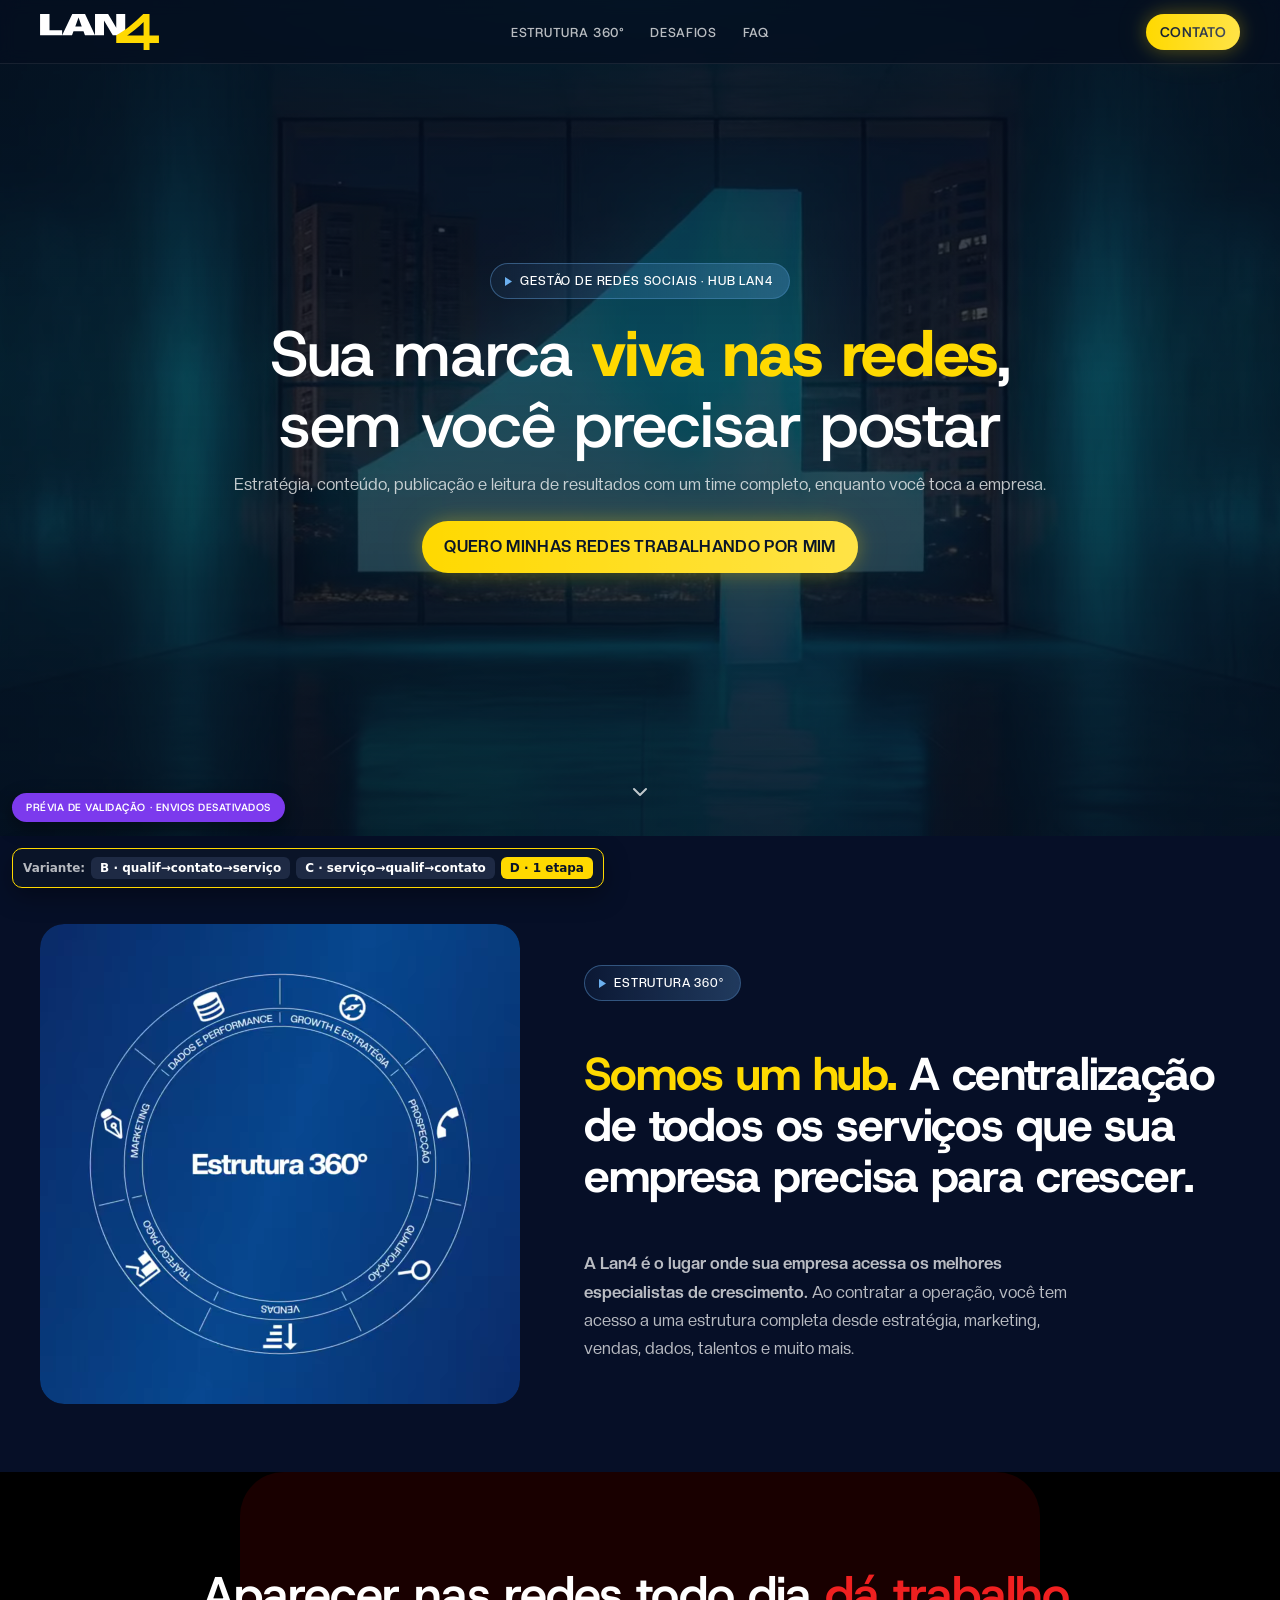
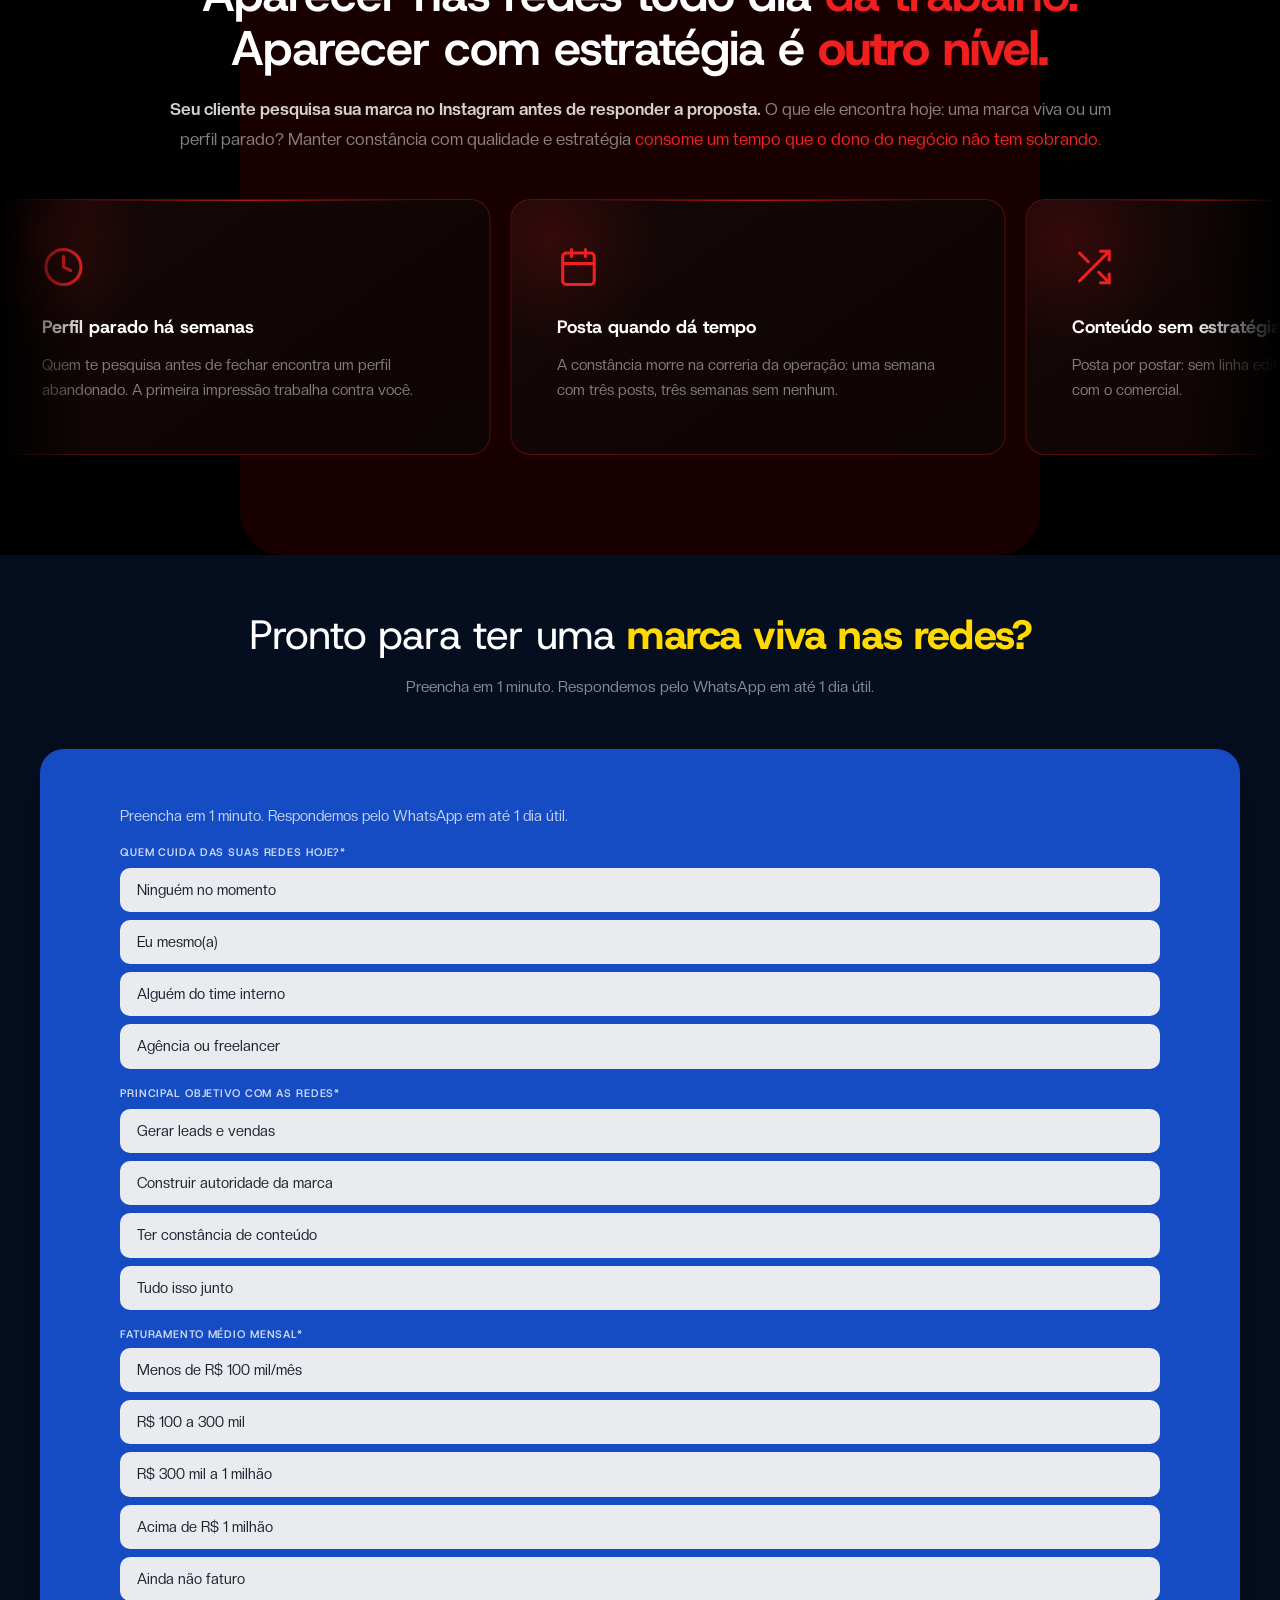
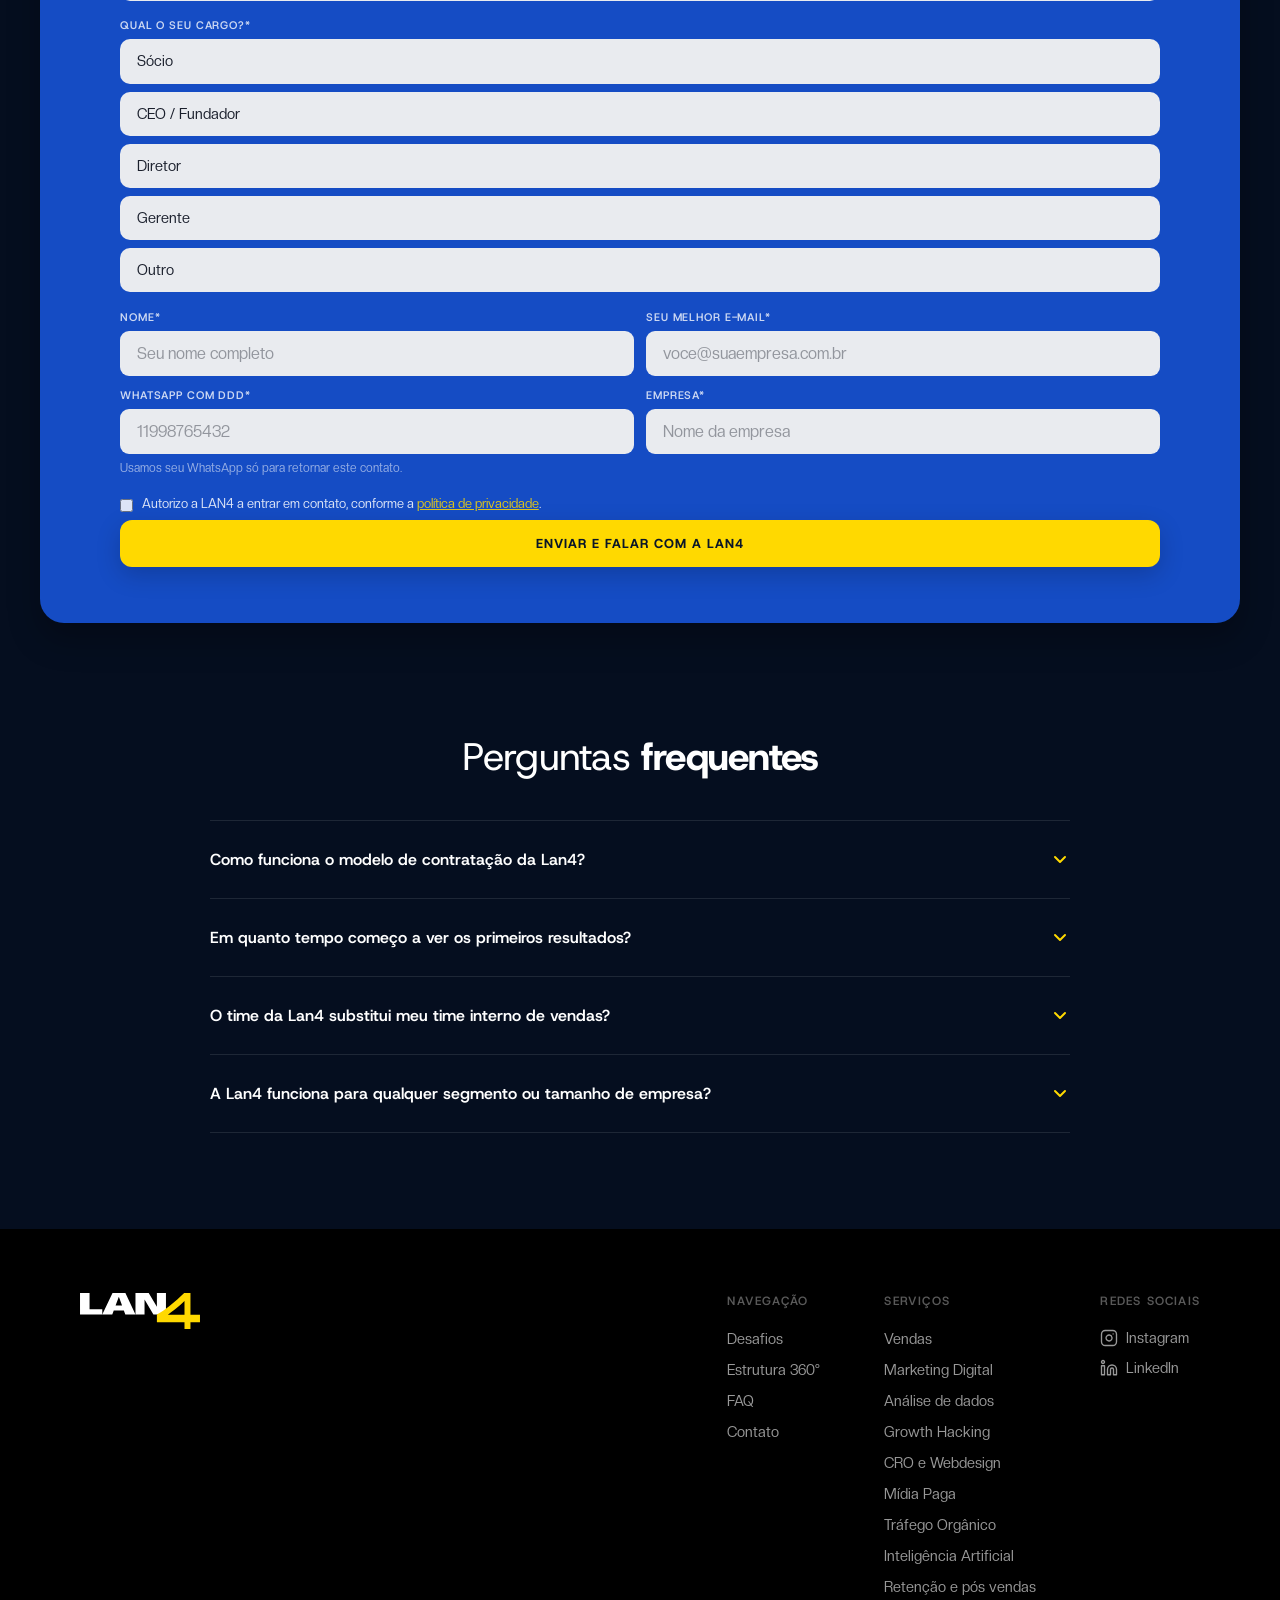
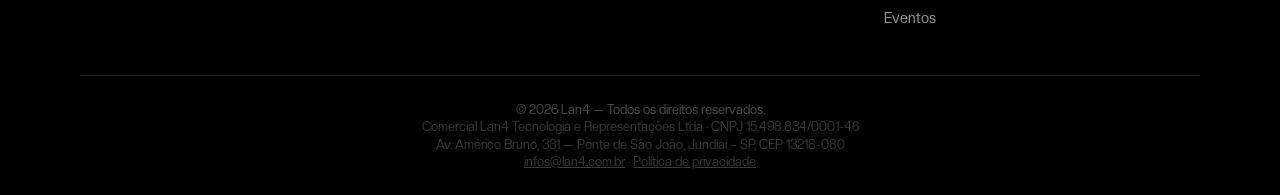
<file: s/gestao-de-redes-sociais/index.html>
<!DOCTYPE html>
<html lang="pt-BR" data-domain="marketing" data-theme="dark">
<head>
  <meta charset="UTF-8" />
  <meta name="viewport" content="width=device-width, initial-scale=1.0, maximum-scale=5" />

  <!-- Modo prévia: fora de lan4.com.br (ex.: GitHub Pages) o GTM não carrega
       e o main.js não envia conversões ao RD — nenhum teste polui GA4/Ads/RD. -->
  <script>window.LAN4_PREVIEW = !/(^|\.)lan4\.com\.br$/.test(location.hostname);
  if (window.LAN4_PREVIEW) { var m = document.createElement('meta'); m.name = 'robots'; m.content = 'noindex,nofollow'; document.head.appendChild(m); }
  /* seletor visível A|B — só no preview (GitHub Pages); em produção fica false */
  window.LAN4_AB_PREVIEW = window.LAN4_PREVIEW;</script>

  <!-- Google Tag Manager -->
  <script>if (!window.LAN4_PREVIEW) (function(w,d,s,l,i){w[l]=w[l]||[];w[l].push({'gtm.start':
  new Date().getTime(),event:'gtm.js'});var f=d.getElementsByTagName(s)[0],
  j=d.createElement(s),dl=l!='dataLayer'?'&l='+l:'';j.async=true;j.src=
  'https://www.googletagmanager.com/gtm.js?id='+i+dl;f.parentNode.insertBefore(j,f);
  })(window,document,'script','dataLayer','GTM-KK94LW4M');</script>
  <!-- End Google Tag Manager -->

  <title>Gestão de Redes Sociais para Empresas | LAN4</title>
  <meta name="description" content="Estratégia, conteúdo, publicação e leitura de resultados: a LAN4 assume a gestão completa das suas redes sociais e transforma em canal de leads.">
  <!-- Página de destino de mídia paga: nunca indexar (evita conteúdo duplicado com a home) -->
  <meta name="robots" content="noindex,nofollow">
  <!-- Serviço desta página: alimenta cf_servico_de_interesse no RD mesmo sem UTM -->
  <script>window.LAN4_SERVICO_PAGINA = 'Gestão de Redes Sociais';</script>

  <!-- Open Graph -->
  <meta property="og:type" content="website">
  <meta property="og:url" content="https://lan4.com.br/s/gestao-de-redes-sociais/">
  <meta property="og:title" content="Gestão de Redes Sociais para Empresas | LAN4">
  <meta property="og:description" content="A LAN4 assume a gestão completa das suas redes: estratégia, conteúdo, publicação e resultados. Fale com a gente agora.">
  <meta property="og:locale" content="pt_BR">
  <meta property="og:site_name" content="LAN4">

  <!-- Twitter Card -->
  <meta name="twitter:card" content="summary_large_image">
  <meta name="twitter:title" content="LAN4 — Hub de Crescimento de Receita B2B">
  <meta name="twitter:description" content="Time de vendas dedicado, demanda, dados e estratégia num único ecossistema.">

  <link rel="icon" type="image/svg+xml" href="../../img/4.svg" />

  <!-- Fontes (Google Fonts como fallback para Suisse + JetBrains Mono) -->
  <link rel="preconnect" href="https://fonts.googleapis.com" />
  <link rel="preconnect" href="https://fonts.gstatic.com" crossorigin />
  <link href="https://fonts.googleapis.com/css2?family=Host+Grotesk:ital,wght@0,300..800;1,300..800&family=Inter:wght@400;500;600&family=JetBrains+Mono:wght@400;500&display=swap" rel="stylesheet" />

  <!-- Design tokens extraídos de liveblocks.io -->
  <link rel="stylesheet" href="../../css/tokens.css" />

  <!-- Componentes: Navbar + Hero -->
  <link rel="stylesheet" href="../../css/components.css?v=20260902b" />
  <link rel="stylesheet" href="../../form-ab.css?v=20260902b" />

  <!-- Schema.org — Organization (desambiguação de entidade) -->
  <script type="application/ld+json">
  {
    "@context": "https://schema.org",
    "@type": "Organization",
    "@id": "https://lan4.com.br/#organization",
    "name": "LAN4",
    "legalName": "Comercial Lan4 Tecnologia e Representações Ltda",
    "url": "https://lan4.com.br/",
    "logo": "https://lan4.com.br/img/4.svg",
    "description": "Hub de crescimento de receita para empresas B2B: time de vendas dedicado (SDRs e closers), geração de demanda, dados e camada estratégica num único ecossistema.",
    "taxID": "15.498.834/0001-46",
    "email": "infos@lan4.com.br",
    "foundingDate": "2012-03-21",
    "address": {
      "@type": "PostalAddress",
      "streetAddress": "Av. Américo Bruno, 331",
      "addressLocality": "Jundiaí",
      "addressRegion": "SP",
      "postalCode": "13218-080",
      "addressCountry": "BR"
    },
    "areaServed": "BR",
    "sameAs": [
      "https://www.instagram.com/lan4br/",
      "https://www.linkedin.com/company/lan4sales/"
    ],
    "knowsAbout": [
      "terceirização de vendas B2B",
      "geração de demanda B2B",
      "SDR terceirizado",
      "receita previsível",
      "agentes de IA para vendas"
    ]
  }
  </script>

  <!-- Schema.org — FAQPage (espelha o FAQ visível da página) -->
  <script type="application/ld+json">
  {
    "@context": "https://schema.org",
    "@type": "FAQPage",
    "mainEntity": [
      {
        "@type": "Question",
        "name": "Como funciona o modelo de contratação da Lan4?",
        "acceptedAnswer": {
          "@type": "Answer",
          "text": "A Lan4 funciona como um hub: você contrata o Engine e tem acesso à estrutura completa — squad dedicada, tecnologia e processos —, sempre personalizada pra sua operação. Sem CLT, sem encargos, sem ramp-up de seis meses. A equipe já entra treinada e integrada ao seu processo desde o primeiro dia. Ou você pode contratar os serviços pontuais para cada necessidade dentro da sua operação."
        }
      },
      {
        "@type": "Question",
        "name": "Em quanto tempo começo a ver os primeiros resultados?",
        "acceptedAnswer": {
          "@type": "Answer",
          "text": "O onboarding leva em média duas semanas. A partir da terceira semana já há prospecção ativa rodando. Resultados concretos de pipeline aparecem entre 30 e 60 dias, dependendo do ciclo de venda do seu produto."
        }
      },
      {
        "@type": "Question",
        "name": "O time da Lan4 substitui meu time interno de vendas?",
        "acceptedAnswer": {
          "@type": "Answer",
          "text": "Pode complementar ou substituir, dependendo do momento da empresa. A maioria dos clientes usa a Lan4 como o braço executor enquanto o fundador cuida do produto e da estratégia. Em alguns casos montamos o time, treinamos e transferimos a operação para o cliente."
        }
      },
      {
        "@type": "Question",
        "name": "A Lan4 funciona para qualquer segmento ou tamanho de empresa?",
        "acceptedAnswer": {
          "@type": "Answer",
          "text": "Focamos em empresas B2B que já validaram o produto mas precisam escalar a aquisição. Atendemos SaaS, consultorias, serviços empresariais, indústria e varejo B2B desde startups em crescimento até empresas consolidadas que querem profissionalizar a operação."
        }
      }
    ]
  }
  </script>

  <style>
    .lf-consent{display:flex;gap:.55rem;align-items:flex-start;margin:.45rem 0 .2rem;font-size:.8rem;line-height:1.45;opacity:.85;cursor:pointer}
    .lf-consent input{margin-top:.2rem;flex:none;accent-color:#FFD900}
    .lf-consent a{color:#FFD900;text-decoration:underline}
    .footer-bottom p{margin:.15rem 0}
    .footer-legal{font-size:.8rem;opacity:.75}
    .footer-legal a{color:inherit;text-decoration:underline}
    /* ── Formulário multi-etapas (CRO) ─────────────────────────────── */
    .lf-wrap{scroll-margin-top:90px}
    .lf-step{display:none;border:0;padding:0;margin:0;min-width:0}
    .lf-step.is-active{display:block;animation:lfStepIn .28s ease}
    @keyframes lfStepIn{from{opacity:0;transform:translateX(14px)}to{opacity:1;transform:none}}
    @media (prefers-reduced-motion:reduce){.lf-step.is-active{animation:none}}
    .lf-progress{margin-bottom:1.5rem}
    .lf-progress-meta{display:flex;justify-content:space-between;align-items:baseline;gap:1rem;margin-bottom:.6rem;font-family:'Host Grotesk',sans-serif}
    .lf-progress-count{font-size:.72rem;letter-spacing:.08em;text-transform:uppercase;color:rgba(255,255,255,.6);white-space:nowrap}
    .lf-progress-count b{color:#FFD900}
    .lf-progress-title{font-size:.98rem;font-weight:700;color:#fff;text-align:right}
    .lf-progress-track{display:flex;gap:6px}
    .lf-progress-seg{flex:1;height:4px;border-radius:99px;background:rgba(255,255,255,.16);transition:background .3s ease}
    .lf-progress-seg.is-active{background:rgba(255,217,0,.55)}
    .lf-progress-seg.is-done{background:#FFD900}
    .lf-label{display:block;font-family:'Host Grotesk',sans-serif;font-size:11px;font-weight:600;letter-spacing:.08em;text-transform:uppercase;color:rgba(255,255,255,.78);margin-bottom:9px}
    .lf-options{display:grid;gap:8px}
    .lf-options--2col{grid-template-columns:1fr 1fr}
    @media (max-width:380px){.lf-options--2col{grid-template-columns:1fr}}
    .lf-opt{position:relative;display:block;cursor:pointer;margin-bottom:0}
    .lf-opt input{position:absolute;opacity:0;pointer-events:none}
    /* reseta o estilo herdado de .lf-group label (uppercase 11px) */
    .lf-group label.lf-opt{text-transform:none;letter-spacing:normal;font-family:'CreatoDisplay',sans-serif;font-size:14.5px;font-weight:400;color:inherit;margin-bottom:0}
    .lf-opt span{display:flex;align-items:center;justify-content:center;text-align:center;min-height:48px;padding:10px 12px;border-radius:10px;background:#E9EBEF;color:#1a1f2c;font-size:14.5px;line-height:1.25;border:1.5px solid transparent;transition:border-color .15s ease,background .15s ease,box-shadow .15s ease}
    .lf-opt input:checked+span{background:#FFD900;border-color:#FFD900;color:#0a1628;box-shadow:0 4px 14px rgba(255,217,0,.35);font-weight:700}
    .lf-opt input:checked+span::before{content:'✓';font-weight:800;margin-right:8px}
    .lf-opt input:focus-visible+span{border-color:#154CC4}
    .lf-nav{display:flex;gap:10px;align-items:stretch;margin-top:.4rem}
    .lf-nav .lf-btn{flex:1;margin-top:0}
    .lf-back{flex:none;background:none;border:1px solid rgba(255,255,255,.25);color:rgba(255,255,255,.85);border-radius:12px;padding:14px 18px;font-family:'Host Grotesk',sans-serif;font-size:12px;font-weight:700;letter-spacing:.06em;text-transform:uppercase;cursor:pointer;transition:border-color .15s ease}
    .lf-back:hover{border-color:rgba(255,255,255,.5)}
    .lf-step-msg{display:none;align-items:flex-start;gap:9px;margin:0 0 .8rem;padding:12px 14px;border-radius:10px;font-size:13.5px;font-weight:600;line-height:1.5;background:#FFF0F0;border:1.5px solid #F02020;color:#B00E0E;animation:lfStepMsgIn .2s ease}
    .lf-step-msg::before{content:'!';flex:none;display:flex;align-items:center;justify-content:center;width:18px;height:18px;margin-top:1px;border-radius:50%;background:#F02020;color:#fff;font-size:12px;font-weight:800;font-family:'Host Grotesk',sans-serif}
    @keyframes lfStepMsgIn{from{opacity:0;transform:translateY(-4px)}to{opacity:1;transform:none}}
    @media (prefers-reduced-motion:reduce){.lf-step-msg{animation:none}}
    .lf-step-hint{margin:0 0 1.1rem;font-size:.92rem;line-height:1.5;color:rgba(255,255,255,.75)}
    .lf-field-hint{display:block;margin-top:6px;font-size:.74rem;line-height:1.4;color:rgba(255,255,255,.55)}
    form.is-sent .lf-step,form.is-sent .lf-progress{display:none}
    .lf-incentivo-banner{margin:0 0 1.1rem;padding:14px 16px;border-radius:10px;background:#FFD900;border:2px solid #FFD900;animation:lfIncentivoPulse 1.6s ease-in-out infinite}
    .lf-incentivo-badge{display:inline-block;font-family:'Host Grotesk',sans-serif;font-size:11px;font-weight:700;letter-spacing:.06em;text-transform:uppercase;color:#0A1428;margin-bottom:6px}
    .lf-incentivo-banner p{margin:0 0 .4rem;font-size:.86rem;line-height:1.5;color:#1a1a1a}
    .lf-incentivo-banner p:last-child{margin-bottom:0}
    .lf-incentivo-banner strong{color:#000;font-weight:700}
    .lf-incentivo-banner .lf-incentivo-alerta{color:#1a1a1a;font-size:.8rem}
    @keyframes lfIncentivoPulse{0%,100%{background:#FFD900;border-color:#FFD900;box-shadow:0 0 0 0 rgba(255,217,0,.5)}50%{background:#ffe680;border-color:#fff;box-shadow:0 0 0 6px rgba(255,217,0,.3)}}
    @media (prefers-reduced-motion:reduce){.lf-incentivo-banner{animation:none}}
    .lf-next-hint{display:flex;align-items:center;gap:8px;margin:1rem 0 1.1rem;padding:10px 14px;border-radius:10px;background:#FFD900;border:2px solid #FFD900;animation:lfIncentivoPulse 1.6s ease-in-out infinite}
    .lf-next-hint-icon{flex:none;display:flex;width:16px;height:16px;color:#0A1428}
    .lf-next-hint span:last-child{font-family:'Host Grotesk',sans-serif;font-size:12px;font-weight:700;letter-spacing:.02em;color:#0A1428}
    @media (prefers-reduced-motion:reduce){.lf-next-hint{animation:none}}
    .lf-select-group{margin-bottom:1rem}
    .lf-select-group label{display:block;margin-bottom:6px;font-family:'Host Grotesk',sans-serif;font-size:.82rem;font-weight:600;color:rgba(255,255,255,.85)}
    .lf-select{width:100%;padding:12px 14px;border-radius:10px;border:1px solid rgba(255,255,255,.2);background:rgba(255,255,255,.06);color:#fff;font-family:'Host Grotesk',sans-serif;font-size:.92rem;appearance:none;-webkit-appearance:none;background-image:url("data:image/svg+xml,%3Csvg xmlns='http://www.w3.org/2000/svg' viewBox='0 0 24 24' fill='none' stroke='%23ffffff' stroke-width='2'%3E%3Cpath d='M6 9l6 6 6-6'/%3E%3C/svg%3E");background-repeat:no-repeat;background-position:right 12px center;background-size:16px;cursor:pointer}
    .lf-select:focus{outline:none;border-color:#FFD900}
    .lf-select option{background:#0A1428;color:#fff}
    .lan4-preview-badge{position:fixed;bottom:78px;left:12px;z-index:999;background:#7c3aed;color:#fff;border-radius:999px;font:600 10.5px/1.4 'Host Grotesk',sans-serif;letter-spacing:.05em;text-transform:uppercase;padding:7px 14px;box-shadow:0 6px 18px rgba(0,0,0,.4);pointer-events:none}
    /* Sticky CTA — apenas mobile */
    .sticky-cta{position:fixed;left:0;right:0;bottom:0;z-index:80;display:none;align-items:center;justify-content:space-between;gap:.8rem;padding:.65rem 1rem;padding-bottom:calc(.65rem + env(safe-area-inset-bottom));background:rgba(7,14,29,.96);backdrop-filter:blur(8px);-webkit-backdrop-filter:blur(8px);border-top:1px solid rgba(255,217,0,.35);transform:translateY(110%);transition:transform .3s ease}
    .sticky-cta.is-visible{transform:translateY(0)}
    .sticky-cta-text{font-size:.78rem;line-height:1.3;color:#fff;opacity:.92}
    .sticky-cta-text strong{color:#FFD900;display:block;font-size:.88rem}
    .sticky-cta-btn{flex:none;background:#FFD900;color:#0A1428;font-weight:700;font-size:.88rem;padding:.7rem 1.15rem;border-radius:999px;text-decoration:none;white-space:nowrap}
    @media (max-width:768px){.sticky-cta{display:flex}}
  </style>
</head>

<body>

  <!-- Google Tag Manager (noscript) -->
  <noscript><iframe src="https://www.googletagmanager.com/ns.html?id=GTM-KK94LW4M"
  height="0" width="0" style="display:none;visibility:hidden"></iframe></noscript>
  <!-- End Google Tag Manager (noscript) -->

  <!-- ════════════════════════════════════════════════
       NAVBAR / HEADER
  ════════════════════════════════════════════════ -->
  <header class="header" role="banner">
    <div class="container">
      <div class="header-inner">

        <!-- Logo (SVG inline para animação de colapso) -->
        <a class="logo-link" href="#" aria-label="LAN4">
          <span class="logo-svg-wrap">
            <svg class="logo-svg" xmlns="http://www.w3.org/2000/svg" viewBox="0 0 824.39 249.66" aria-hidden="true" focusable="false">
              <!-- Letras LAN — somem na dobra 2 -->
              <g class="logo-lan">
                <path d="M65.49,0v112.53h87.52v35.51H0V0h65.49Z"/>
                <path d="M153.01,148.03L223.31,0h88.61l69.21,148.03h-69.91l-10.09-28h-69.29l-10.32,28h-68.51ZM288.95,86.28l-22.11-61.23-22.5,61.23h44.62Z"/>
                <path d="M590.55,148.03h-86.2l-60.99-103.31v103.31h-62.23V0h90.86l56.33,94.88V0h62.23v148.03Z"/>
              </g>
              <!-- Ícone 4 — sempre visível, desliza para a esquerda na dobra 2 -->
              <g class="logo-icon">
                <path d="M528.32,147.7c26.95-14.09,57.22-34.45,90.82-61.08,33.59-26.63,65.8-55.51,96.64-86.63h43.24v148.87s65.37,0,65.37,0v52.15h-65.37s0,48.64,0,48.64h-41.03v-48.64s-189.67,0-189.67,0v-53.32ZM657.55,108.69c-21.52,17.34-39.59,30.73-54.21,40.18h114.65s0-93.83,0-93.83c-18.77,18.42-38.92,36.3-60.44,53.65Z"/>
              </g>
            </svg>
          </span>
        </a>

        <!-- Desktop nav (absolutamente centralizado) -->
        <nav class="nav-center" aria-label="primary">
          <ul class="nav-links">
            <li><a class="nav-link" href="#estrutura">Estrutura 360°</a></li>
            <li><a class="nav-link" href="#o-que-resolvemos">Desafios</a></li>
            <li><a class="nav-link" href="#faq">FAQ</a></li>
          </ul>
        </nav>

        <!-- Right: CONTATO (desktop only) -->
        <div class="nav-ctas">
          <a class="btn btn-sm btn-solid btn-contato" href="#contato" data-cta="nav-contato" data-cta-location="navbar">Contato</a>
        </div>

        <!-- Hamburger (mobile only) -->
        <button class="menu-toggle" aria-label="Abrir menu" aria-expanded="false">
          <span class="menu-toggle-bars">
            <span></span>
            <span></span>
            <span></span>
          </span>
        </button>

      </div>
    </div>
  </header>

  <!-- ── Mobile panel — desliza de cima pra baixo ── -->
  <div class="mobile-panel" id="mobilePanel">
    <nav class="mobile-panel-nav">
      <ul class="mobile-panel-links">
        <li><a class="mobile-panel-link" href="#estrutura">Estrutura 360°</a></li>
        <li><a class="mobile-panel-link" href="#o-que-resolvemos">Desafios</a></li>
        <li><a class="mobile-panel-link" href="#faq">FAQ</a></li>
      </ul>
      <div class="mobile-panel-cta">
        <a class="btn btn-lg btn-solid" href="#contato" data-cta="menu-mobile-contato" data-cta-location="menu-mobile">Contato</a>
      </div>
    </nav>
  </div>

<!-- ════════════════════════════════════════════════
       MAIN / HERO
  ════════════════════════════════════════════════ -->
  <main>
    <div class="hero-pin">
      <div class="hero">
        <section class="hero-top">
          <video class="hero-video-bg is-active" autoplay muted loop playsinline preload="metadata" aria-hidden="true">
            <source src="../../video/Site%20video%20fundo%20lan4.webm" type="video/webm">
          </video>
          <div class="hero-video-overlay" aria-hidden="true"></div>
          <div class="container">

            <!-- Hero text content -->
            <div class="hero-content">

              <!-- Tagline badge -->
              <div class="hero-badge">
                <div class="hero-badge-inner">
                  <span class="badge-icon" aria-hidden="true">
                    <svg width="7" height="9" viewBox="0 0 7 9" fill="currentColor"><path d="M0 0L7 4.5L0 9Z"/></svg>
                  </span>
                  <p class="badge-text">Gestão de Redes Sociais · Hub LAN4</p>
                </div>
              </div>

              <!-- H1 -->
              <h1 class="hero-h1 f-marketing-display-xl">
                Sua marca <span class="destaque-h1">viva nas redes</span>, sem você precisar postar
              </h1>

              <!-- H2 — complemento breve -->
              <p class="hero-h2">Estratégia, conteúdo, publicação e leitura de resultados com um time completo, enquanto você toca a empresa.</p>

              <!-- CTA principal -->
              <div class="hero-ctas">
                <a class="btn btn-lg btn-solid" href="#contato" data-cta="hero-diagnostico-redes" data-cta-location="hero" data-pointer-glow>
                  <span class="label" style="text-transform:uppercase">Quero minhas redes trabalhando por mim</span>
                  <div class="pointer-glow" aria-hidden="true"></div>
                </a>
              </div>
            </div>

          </div><!-- /.container -->

          <!-- Indicador de scroll -->
          <a class="hero-scroll-indicator" href="#estrutura" aria-label="Rolar para baixo">
            <svg width="24" height="24" viewBox="0 0 24 24" fill="none" stroke="currentColor" stroke-width="2" stroke-linecap="round" stroke-linejoin="round"><polyline points="6 9 12 15 18 9"/></svg>
          </a>
        </section>
      </div><!-- /.hero -->
    </div><!-- /.hero-pin -->

    <!-- ════════════════════════════════════════════════
         ESTRUTURA 360° — Mandala de times
    ════════════════════════════════════════════════ -->
    <section class="mandala-section" id="estrutura">
      <div class="container">
        <div class="mandala-grid">

          <!-- Mandala vídeo — cartão arredondado -->
          <div class="mandala-video-wrap reveal">
            <video class="mandala-video" muted loop playsinline preload="none" data-lazy-autoplay aria-hidden="true">
              <source data-src="../../video/Mandala%20final%20fundo%20azul.webm" type="video/webm">
            </video>
          </div>

          <div class="mandala-content">
            <div class="mandala-text-block reveal" style="--reveal-delay:.08s">
              <div class="hero-badge mandala-eyebrow">
                <div class="hero-badge-inner">
                  <span class="badge-icon" aria-hidden="true">
                    <svg width="7" height="9" viewBox="0 0 7 9" fill="currentColor"><path d="M0 0L7 4.5L0 9Z"/></svg>
                  </span>
                  <p class="badge-text">Estrutura 360°</p>
                </div>
              </div>
            </div>
            <div class="mandala-text-block reveal" style="--reveal-delay:.16s">
              <h2 class="mandala-title"><span class="mandala-accent">Somos um hub.</span> A centralização de todos os serviços que sua empresa precisa para crescer.</h2>
            </div>
            <div class="mandala-text-block reveal" style="--reveal-delay:.24s">
              <p class="mandala-sub"><strong>A Lan4 é o lugar onde sua empresa acessa os melhores especialistas de crescimento.</strong> Ao contratar a operação, você tem acesso a uma estrutura completa desde estratégia, marketing, vendas, dados, talentos e muito mais.</p>
            </div>
          </div>

        </div>
      </div>
    </section>

    <!-- ════════════════════════════════════════════════
         SERVIÇOS — Popups
    ════════════════════════════════════════════════ -->

    <!-- Popup: Vendas -->
    <div class="servico-popup" id="popup-vendas" role="dialog" aria-modal="true" aria-label="Vendas" aria-hidden="true">
      <div class="servico-popup-card">
        <button class="servico-popup-close" aria-label="Fechar">
          <svg width="16" height="16" viewBox="0 0 16 16" fill="currentColor"><path d="M12.7 4.7L11.3 3.3 8 6.6 4.7 3.3 3.3 4.7 6.6 8 3.3 11.3 4.7 12.7 8 9.4l3.3 3.3 1.4-1.4L9.4 8z"/></svg>
        </button>
        <div class="servico-popup-media servico-popup-media--img" data-bg="../../img/servicos/Vendas.webp"></div>
        <div class="servico-popup-copy">
          <div class="servico-popup-badge">
            <span class="servico-popup-badge-icon" aria-hidden="true">
              <svg viewBox="0 0 24 24" fill="none" stroke="currentColor" stroke-width="1.75" stroke-linecap="round" stroke-linejoin="round"><line x1="18" y1="20" x2="18" y2="10"/><line x1="12" y1="20" x2="12" y2="4"/><line x1="6" y1="20" x2="6" y2="14"/></svg>
            </span>
            <span>Vendas</span>
          </div>
          <p>Montamos e operamos um time completo de SDRs e closers dedicados à sua empresa. Da prospecção ativa ao fechamento, com cadências personalizadas, scripts testados e gestão de pipeline em tempo real. Você tem uma operação de vendas de alta performance sem o custo e o risco de contratar, treinar e reter profissionais internamente.</p>
        </div>
      </div>
    </div>

    <!-- Popup: Análise de dados -->
    <div class="servico-popup" id="popup-dados" role="dialog" aria-modal="true" aria-label="Análise de dados" aria-hidden="true">
      <div class="servico-popup-card">
        <button class="servico-popup-close" aria-label="Fechar">
          <svg width="16" height="16" viewBox="0 0 16 16" fill="currentColor"><path d="M12.7 4.7L11.3 3.3 8 6.6 4.7 3.3 3.3 4.7 6.6 8 3.3 11.3 4.7 12.7 8 9.4l3.3 3.3 1.4-1.4L9.4 8z"/></svg>
        </button>
        <div class="servico-popup-media servico-popup-media--img" data-bg="../../img/servicos/analise-de-dados.webp"></div>
        <div class="servico-popup-copy">
          <div class="servico-popup-badge">
            <span class="servico-popup-badge-icon" aria-hidden="true">
              <svg viewBox="0 0 24 24" fill="none" stroke="currentColor" stroke-width="1.75" stroke-linecap="round" stroke-linejoin="round"><path d="M21.21 15.89A10 10 0 1 1 8 2.83"/><path d="M22 12A10 10 0 0 0 12 2v10z"/></svg>
            </span>
            <span>Análise de dados</span>
          </div>
          <p><strong>Você para de tomar decisões no escuro e passa a operar com precisão cirúrgica.</strong> Trazemos clareza para sua operação através de dados para que você entenda de fato onde estão as suas travas e desafios de crescimento.</p>
        </div>
      </div>
    </div>

    <!-- Popup: Marketing Digital -->
    <div class="servico-popup" id="popup-marketing" role="dialog" aria-modal="true" aria-label="Marketing Digital" aria-hidden="true">
      <div class="servico-popup-card">
        <button class="servico-popup-close" aria-label="Fechar">
          <svg width="16" height="16" viewBox="0 0 16 16" fill="currentColor"><path d="M12.7 4.7L11.3 3.3 8 6.6 4.7 3.3 3.3 4.7 6.6 8 3.3 11.3 4.7 12.7 8 9.4l3.3 3.3 1.4-1.4L9.4 8z"/></svg>
        </button>
        <div class="servico-popup-media servico-popup-media--img" data-bg="../../img/servicos/marketing-digital.webp"></div>
        <div class="servico-popup-copy">
          <div class="servico-popup-badge">
            <span class="servico-popup-badge-icon" aria-hidden="true">
              <svg viewBox="0 0 24 24" fill="none" stroke="currentColor" stroke-width="1.75" stroke-linecap="round" stroke-linejoin="round"><line x1="22" y1="2" x2="11" y2="13"/><polygon points="22 2 15 22 11 13 2 9 22 2"/></svg>
            </span>
            <span>Marketing Digital</span>
          </div>
          <p>Executamos estratégias de geração de demanda integradas à sua operação de vendas: conteúdo, tráfego pago, email marketing e automações que entregam leads qualificados prontos para fechar. <strong>Marketing e vendas alinhados pelo mesmo time, com o mesmo objetivo: crescimento de receita.</strong></p>
        </div>
      </div>
    </div>

    <!-- Popup: Growth Hacking -->
    <div class="servico-popup" id="popup-growth" role="dialog" aria-modal="true" aria-label="Growth Hacking" aria-hidden="true">
      <div class="servico-popup-card">
        <button class="servico-popup-close" aria-label="Fechar">
          <svg width="16" height="16" viewBox="0 0 16 16" fill="currentColor"><path d="M12.7 4.7L11.3 3.3 8 6.6 4.7 3.3 3.3 4.7 6.6 8 3.3 11.3 4.7 12.7 8 9.4l3.3 3.3 1.4-1.4L9.4 8z"/></svg>
        </button>
        <div class="servico-popup-media servico-popup-media--img" data-bg="../../img/servicos/growth.webp"></div>
        <div class="servico-popup-copy">
          <div class="servico-popup-badge">
            <span class="servico-popup-badge-icon" aria-hidden="true">
              <svg viewBox="0 0 24 24" fill="none" stroke="currentColor" stroke-width="1.75" stroke-linecap="round" stroke-linejoin="round"><polyline points="22 7 13.5 15.5 8.5 10.5 2 17"/><polyline points="16 7 22 7 22 13"/></svg>
            </span>
            <span>Growth Hacking</span>
          </div>
          <p><strong>Rodamos experimentos no seu produto e na experiência do seu cliente até encontrar o que está travando o crescimento e corrigimos.</strong> Hipóteses, testes A/B e iteração rápida para destravar resultado exatamente onde ele está parado.</p>
        </div>
      </div>
    </div>

    <!-- Popup: Mídia Paga -->
    <div class="servico-popup" id="popup-midia-paga" role="dialog" aria-modal="true" aria-label="Mídia Paga" aria-hidden="true">
      <div class="servico-popup-card">
        <button class="servico-popup-close" aria-label="Fechar">
          <svg width="16" height="16" viewBox="0 0 16 16" fill="currentColor"><path d="M12.7 4.7L11.3 3.3 8 6.6 4.7 3.3 3.3 4.7 6.6 8 3.3 11.3 4.7 12.7 8 9.4l3.3 3.3 1.4-1.4L9.4 8z"/></svg>
        </button>
        <div class="servico-popup-media servico-popup-media--img" data-bg="../../img/servicos/midia-paga.webp"></div>
        <div class="servico-popup-copy">
          <div class="servico-popup-badge">
            <span class="servico-popup-badge-icon" aria-hidden="true">
              <svg viewBox="0 0 24 24" fill="none" stroke="currentColor" stroke-width="1.75" stroke-linecap="round" stroke-linejoin="round"><path d="m3 11 18-5v12L3 14v-3z"/><path d="M11.6 16.8a3 3 0 1 1-5.8-1.6"/></svg>
            </span>
            <span>Mídia Paga</span>
          </div>
          <p><strong>Assumimos a gestão completa dos seus anúncios, do criativo à entrega de leads qualificados.</strong> Planejamento de mídia, testes de criativo e otimização constante de campanhas para reduzir custo de aquisição e aumentar volume de leads prontos para vendas.</p>
        </div>
      </div>
    </div>

    <!-- Popup: Tráfego Orgânico -->
    <div class="servico-popup" id="popup-trafego-organico" role="dialog" aria-modal="true" aria-label="Tráfego Orgânico" aria-hidden="true">
      <div class="servico-popup-card">
        <button class="servico-popup-close" aria-label="Fechar">
          <svg width="16" height="16" viewBox="0 0 16 16" fill="currentColor"><path d="M12.7 4.7L11.3 3.3 8 6.6 4.7 3.3 3.3 4.7 6.6 8 3.3 11.3 4.7 12.7 8 9.4l3.3 3.3 1.4-1.4L9.4 8z"/></svg>
        </button>
        <div class="servico-popup-media servico-popup-media--img" data-bg="../../img/servicos/trafego-organico.webp"></div>
        <div class="servico-popup-copy">
          <div class="servico-popup-badge">
            <span class="servico-popup-badge-icon" aria-hidden="true">
              <svg viewBox="0 0 24 24" fill="none" stroke="currentColor" stroke-width="1.75" stroke-linecap="round" stroke-linejoin="round"><path d="M11 20A7 7 0 0 1 9.8 6.1C15.5 5 17 4.48 19 2c1 2 2 4.18 2 8 0 5.5-4.78 10-10 10Z"/><path d="M2 21c0-3 1.85-5.36 5.08-6C9.5 14.52 12 13 13 12"/></svg>
            </span>
            <span>Tráfego Orgânico</span>
          </div>
          <p><strong>Construímos a presença orgânica que faz seu negócio ser encontrado sem depender de anúncio.</strong> SEO, conteúdo relevante e estratégia de audiência consistente para gerar demanda de forma sustentável e com custo decrescente ao longo do tempo.</p>
        </div>
      </div>
    </div>

    <!-- Popup: CRO e Webdesign -->
    <div class="servico-popup" id="popup-cro" role="dialog" aria-modal="true" aria-label="CRO e Webdesign" aria-hidden="true">
      <div class="servico-popup-card">
        <button class="servico-popup-close" aria-label="Fechar">
          <svg width="16" height="16" viewBox="0 0 16 16" fill="currentColor"><path d="M12.7 4.7L11.3 3.3 8 6.6 4.7 3.3 3.3 4.7 6.6 8 3.3 11.3 4.7 12.7 8 9.4l3.3 3.3 1.4-1.4L9.4 8z"/></svg>
        </button>
        <div class="servico-popup-media servico-popup-media--img" data-bg="../../img/servicos/CRO.webp"></div>
        <div class="servico-popup-copy">
          <div class="servico-popup-badge">
            <span class="servico-popup-badge-icon" aria-hidden="true">
              <svg viewBox="0 0 24 24" fill="none" stroke="currentColor" stroke-width="1.75" stroke-linecap="round" stroke-linejoin="round"><polygon points="22 3 2 3 10 12.46 10 19 14 21 14 12.46 22 3"/></svg>
            </span>
            <span>CRO e Webdesign</span>
          </div>
          <p><strong>Otimização de cada etapa da sua página ou site e do seu funil, com testes e ajustes constantes visando alcançar a ação que você espera para o visitante.</strong> Copy, UX e fluxo de conversão revisados continuamente para que cada real investido em tráfego gere mais receita, sem precisar aumentar o volume.</p>
        </div>
      </div>
    </div>

    <!-- Popup: Inteligência Artificial -->
    <div class="servico-popup" id="popup-ia" role="dialog" aria-modal="true" aria-label="Inteligência Artificial" aria-hidden="true">
      <div class="servico-popup-card">
        <button class="servico-popup-close" aria-label="Fechar">
          <svg width="16" height="16" viewBox="0 0 16 16" fill="currentColor"><path d="M12.7 4.7L11.3 3.3 8 6.6 4.7 3.3 3.3 4.7 6.6 8 3.3 11.3 4.7 12.7 8 9.4l3.3 3.3 1.4-1.4L9.4 8z"/></svg>
        </button>
        <div class="servico-popup-media servico-popup-media--img" data-bg="../../img/servicos/inteligencia-artificial.webp"></div>
        <div class="servico-popup-copy">
          <div class="servico-popup-badge">
            <span class="servico-popup-badge-icon" aria-hidden="true">
              <svg viewBox="0 0 24 24" fill="none" stroke="currentColor" stroke-width="1.75" stroke-linecap="round" stroke-linejoin="round"><rect x="4" y="4" width="16" height="16" rx="2"/><rect x="9" y="9" width="6" height="6"/><line x1="9" y1="1" x2="9" y2="4"/><line x1="15" y1="1" x2="15" y2="4"/><line x1="9" y1="20" x2="9" y2="23"/><line x1="15" y1="20" x2="15" y2="23"/><line x1="20" y1="9" x2="23" y2="9"/><line x1="20" y1="14" x2="23" y2="14"/><line x1="1" y1="9" x2="4" y2="9"/><line x1="1" y1="14" x2="4" y2="14"/></svg>
            </span>
            <span>Inteligência Artificial</span>
          </div>
          <p><strong>Desenvolvemos agentes e soluções com inteligência artificial (IA) para eliminar gargalos e aumentar a eficiência, velocidade e escala.</strong> Identificamos o problema e construímos a automação correta, com IA aplicada exatamente onde gera resultado real pro seu negócio: processos mais eficientes, custo operacional menor e ganho que você vê no caixa, não só no relatório.</p>
        </div>
      </div>
    </div>

    <!-- Popup: Retenção e pós vendas -->
    <div class="servico-popup" id="popup-retencao" role="dialog" aria-modal="true" aria-label="Retenção e pós vendas" aria-hidden="true">
      <div class="servico-popup-card">
        <button class="servico-popup-close" aria-label="Fechar">
          <svg width="16" height="16" viewBox="0 0 16 16" fill="currentColor"><path d="M12.7 4.7L11.3 3.3 8 6.6 4.7 3.3 3.3 4.7 6.6 8 3.3 11.3 4.7 12.7 8 9.4l3.3 3.3 1.4-1.4L9.4 8z"/></svg>
        </button>
        <div class="servico-popup-media servico-popup-media--img" data-bg="../../img/servicos/pos-vendas.webp"></div>
        <div class="servico-popup-copy">
          <div class="servico-popup-badge">
            <span class="servico-popup-badge-icon" aria-hidden="true">
              <svg viewBox="0 0 24 24" fill="none" stroke="currentColor" stroke-width="1.75" stroke-linecap="round" stroke-linejoin="round"><polyline points="17 1 21 5 17 9"/><path d="M3 11V9a4 4 0 0 1 4-4h14"/><polyline points="7 23 3 19 7 15"/><path d="M21 13v2a4 4 0 0 1-4 4H3"/></svg>
            </span>
            <span>Retenção e pós vendas</span>
          </div>
          <p><strong>Estruturamos o relacionamento pós-venda para que seu cliente volte a comprar e a indicar.</strong> Cadências de recompra, acompanhamento de satisfação e ações de fidelização que transformam cliente em receita recorrente.</p>
        </div>
      </div>
    </div>

    <!-- Popup: Eventos -->
    <div class="servico-popup" id="popup-eventos" role="dialog" aria-modal="true" aria-label="Eventos" aria-hidden="true">
      <div class="servico-popup-card">
        <button class="servico-popup-close" aria-label="Fechar">
          <svg width="16" height="16" viewBox="0 0 16 16" fill="currentColor"><path d="M12.7 4.7L11.3 3.3 8 6.6 4.7 3.3 3.3 4.7 6.6 8 3.3 11.3 4.7 12.7 8 9.4l3.3 3.3 1.4-1.4L9.4 8z"/></svg>
        </button>
        <div class="servico-popup-media servico-popup-media--img" data-bg="../../img/servicos/eventos.webp"></div>
        <div class="servico-popup-copy">
          <div class="servico-popup-badge">
            <span class="servico-popup-badge-icon" aria-hidden="true">
              <svg viewBox="0 0 24 24" fill="none" stroke="currentColor" stroke-width="1.75" stroke-linecap="round" stroke-linejoin="round"><rect x="3" y="4" width="18" height="18" rx="2" ry="2"/><line x1="16" y1="2" x2="16" y2="6"/><line x1="8" y1="2" x2="8" y2="6"/><line x1="3" y1="10" x2="21" y2="10"/></svg>
            </span>
            <span>Eventos</span>
          </div>
          <p><strong>Planejamos e executamos eventos corporativos de ponta a ponta,</strong> planejamento, logística, infraestrutura e catering, com rede de fornecedores que reduz custo e gestão de risco pra qualquer imprevisto. Resultado mensurado ao final, não apenas presença de marca.</p>
        </div>
      </div>
    </div>

    <!-- ════════════════════════════════════════════════
         O QUE RESOLVEMOS — Problemas dos clientes
    ════════════════════════════════════════════════ -->
    <section class="problems-section" id="o-que-resolvemos">

      <div class="problems-section-bg" aria-hidden="true"></div>

      <div class="container">
        <header class="problems-header reveal">
          <h2 class="problems-title">
            Aparecer nas redes todo dia <span class="prob-accent">dá trabalho.</span><br>
            Aparecer com estratégia é <span class="prob-accent prob-heavy">outro nível.</span>
          </h2>
          <p class="problems-sub">
            <strong>Seu cliente pesquisa sua marca no Instagram antes de responder a proposta.</strong>
            O que ele encontra hoje: uma marca viva ou um perfil parado? Manter constância com qualidade e estratégia
            <span class="prob-accent">consome um tempo que o dono do negócio não tem sobrando.</span>
          </p>
        </header>
      </div>

      <!-- Carrossel infinito -->
      <div class="problems-track-wrap reveal" style="--reveal-delay:.18s">
        <div class="problems-track">

          <!-- ── Conjunto original ── -->
          <article class="prob-card">
            <span class="prob-card-icon">
              <svg viewBox="0 0 24 24" fill="none" stroke="currentColor" stroke-width="1.75" stroke-linecap="round" stroke-linejoin="round">
                <circle cx="12" cy="12" r="10"/><polyline points="12 6 12 12 16 14"/>
              </svg>
            </span>
            <h3 class="prob-card-title">Perfil parado há semanas</h3>
            <p class="prob-card-text">Quem te pesquisa antes de fechar encontra um perfil abandonado. A primeira impressão trabalha contra você.</p>
          </article>

          <article class="prob-card">
            <span class="prob-card-icon">
              <svg viewBox="0 0 24 24" fill="none" stroke="currentColor" stroke-width="1.75" stroke-linecap="round" stroke-linejoin="round">
                <rect x="3" y="4" width="18" height="18" rx="2" ry="2"/><line x1="16" y1="2" x2="16" y2="6"/><line x1="8" y1="2" x2="8" y2="6"/><line x1="3" y1="10" x2="21" y2="10"/>
              </svg>
            </span>
            <h3 class="prob-card-title">Posta quando dá tempo</h3>
            <p class="prob-card-text">A constância morre na correria da operação: uma semana com três posts, três semanas sem nenhum.</p>
          </article>

          <article class="prob-card">
            <span class="prob-card-icon">
              <svg viewBox="0 0 24 24" fill="none" stroke="currentColor" stroke-width="1.75" stroke-linecap="round" stroke-linejoin="round">
                <polyline points="16 3 21 3 21 8"/><line x1="4" y1="20" x2="21" y2="3"/><polyline points="21 16 21 21 16 21"/><line x1="15" y1="15" x2="21" y2="21"/><line x1="4" y1="4" x2="9" y2="9"/>
              </svg>
            </span>
            <h3 class="prob-card-title">Conteúdo sem estratégia</h3>
            <p class="prob-card-text">Posta por postar: sem linha editorial, sem funil, sem conexão com o comercial.</p>
          </article>

          <article class="prob-card">
            <span class="prob-card-icon">
              <svg viewBox="0 0 24 24" fill="none" stroke="currentColor" stroke-width="1.75" stroke-linecap="round" stroke-linejoin="round">
                <line x1="18" y1="20" x2="18" y2="10"/><line x1="12" y1="20" x2="12" y2="4"/><line x1="6" y1="20" x2="6" y2="14"/>
              </svg>
            </span>
            <h3 class="prob-card-title">Ninguém mede resultado</h3>
            <p class="prob-card-text">Sem leitura de números, as redes viram custo: o que funciona não se repete, o que falha não se corta.</p>
          </article>

          <article class="prob-card">
            <span class="prob-card-icon">
              <svg viewBox="0 0 24 24" fill="none" stroke="currentColor" stroke-width="1.75" stroke-linecap="round" stroke-linejoin="round">
                <path d="M12 19l7-7 3 3-7 7-3-3z"/><path d="M18 13l-1.5-7.5L2 2l3.5 14.5L13 18l5-5z"/><path d="M2 2l7.586 7.586"/><circle cx="11" cy="11" r="2"/>
              </svg>
            </span>
            <h3 class="prob-card-title">Visual amador queima a marca</h3>
            <p class="prob-card-text">Arte improvisada disputando atenção com concorrente assessorado. A percepção de valor cai junto.</p>
          </article>

          <article class="prob-card">
            <span class="prob-card-icon">
              <svg viewBox="0 0 24 24" fill="none" stroke="currentColor" stroke-width="1.75" stroke-linecap="round" stroke-linejoin="round">
                <polyline points="23 18 13.5 8.5 8.5 13.5 1 6"/><polyline points="17 18 23 18 23 12"/>
              </svg>
            </span>
            <h3 class="prob-card-title">Seguidor que não vira venda</h3>
            <p class="prob-card-text">Curtida não paga boleto. Sem estratégia comercial por trás, o perfil cresce e o caixa não.</p>
          </article>

          <!-- ── Duplicatas para loop infinito ── -->
          <article class="prob-card" aria-hidden="true">
            <span class="prob-card-icon">
              <svg viewBox="0 0 24 24" fill="none" stroke="currentColor" stroke-width="1.75" stroke-linecap="round" stroke-linejoin="round">
                <circle cx="12" cy="12" r="10"/><polyline points="12 6 12 12 16 14"/>
              </svg>
            </span>
            <h3 class="prob-card-title">Perfil parado há semanas</h3>
            <p class="prob-card-text">Quem te pesquisa antes de fechar encontra um perfil abandonado. A primeira impressão trabalha contra você.</p>
          </article>

          <article class="prob-card" aria-hidden="true">
            <span class="prob-card-icon">
              <svg viewBox="0 0 24 24" fill="none" stroke="currentColor" stroke-width="1.75" stroke-linecap="round" stroke-linejoin="round">
                <rect x="3" y="4" width="18" height="18" rx="2" ry="2"/><line x1="16" y1="2" x2="16" y2="6"/><line x1="8" y1="2" x2="8" y2="6"/><line x1="3" y1="10" x2="21" y2="10"/>
              </svg>
            </span>
            <h3 class="prob-card-title">Posta quando dá tempo</h3>
            <p class="prob-card-text">A constância morre na correria da operação: uma semana com três posts, três semanas sem nenhum.</p>
          </article>

          <article class="prob-card" aria-hidden="true">
            <span class="prob-card-icon">
              <svg viewBox="0 0 24 24" fill="none" stroke="currentColor" stroke-width="1.75" stroke-linecap="round" stroke-linejoin="round">
                <polyline points="16 3 21 3 21 8"/><line x1="4" y1="20" x2="21" y2="3"/><polyline points="21 16 21 21 16 21"/><line x1="15" y1="15" x2="21" y2="21"/><line x1="4" y1="4" x2="9" y2="9"/>
              </svg>
            </span>
            <h3 class="prob-card-title">Conteúdo sem estratégia</h3>
            <p class="prob-card-text">Posta por postar: sem linha editorial, sem funil, sem conexão com o comercial.</p>
          </article>

          <article class="prob-card" aria-hidden="true">
            <span class="prob-card-icon">
              <svg viewBox="0 0 24 24" fill="none" stroke="currentColor" stroke-width="1.75" stroke-linecap="round" stroke-linejoin="round">
                <line x1="18" y1="20" x2="18" y2="10"/><line x1="12" y1="20" x2="12" y2="4"/><line x1="6" y1="20" x2="6" y2="14"/>
              </svg>
            </span>
            <h3 class="prob-card-title">Ninguém mede resultado</h3>
            <p class="prob-card-text">Sem leitura de números, as redes viram custo: o que funciona não se repete, o que falha não se corta.</p>
          </article>

          <article class="prob-card" aria-hidden="true">
            <span class="prob-card-icon">
              <svg viewBox="0 0 24 24" fill="none" stroke="currentColor" stroke-width="1.75" stroke-linecap="round" stroke-linejoin="round">
                <path d="M12 19l7-7 3 3-7 7-3-3z"/><path d="M18 13l-1.5-7.5L2 2l3.5 14.5L13 18l5-5z"/><path d="M2 2l7.586 7.586"/><circle cx="11" cy="11" r="2"/>
              </svg>
            </span>
            <h3 class="prob-card-title">Visual amador queima a marca</h3>
            <p class="prob-card-text">Arte improvisada disputando atenção com concorrente assessorado. A percepção de valor cai junto.</p>
          </article>

          <article class="prob-card" aria-hidden="true">
            <span class="prob-card-icon">
              <svg viewBox="0 0 24 24" fill="none" stroke="currentColor" stroke-width="1.75" stroke-linecap="round" stroke-linejoin="round">
                <polyline points="23 18 13.5 8.5 8.5 13.5 1 6"/><polyline points="17 18 23 18 23 12"/>
              </svg>
            </span>
            <h3 class="prob-card-title">Seguidor que não vira venda</h3>
            <p class="prob-card-text">Curtida não paga boleto. Sem estratégia comercial por trás, o perfil cresce e o caixa não.</p>
          </article>

        </div><!-- /.problems-track -->
      </div><!-- /.problems-track-wrap -->

    </section>

    <!-- ════════════════════════════════════════════════
         CONTATO — Formulário RD Station
    ════════════════════════════════════════════════ -->
    <section class="contato-section" id="contato">
      <div class="container">

        <div class="contato-header reveal">
          <h2 class="contato-title">Pronto para ter uma <span class="destaque-h1"><strong>marca viva nas redes?</strong></span></h2>
          <p class="contato-sub">Preencha em 1 minuto. Respondemos pelo WhatsApp em até 1 dia útil.</p>
        </div>

        <div class="lf-wrap reveal" style="--reveal-delay:.12s">
          <form id="lf" novalidate data-rd-id="lan4-lp-redes-sociais" data-autosubmit-last-step>

<!-- RODADA 2 — B vs C vs D (A removida) -->
            <div class="lf-progress" data-fv-progress="B">
              <div class="lf-progress-meta">
                <span class="lf-progress-count">Etapa <b data-step-current>1</b> de 3</span>
                <span class="lf-progress-title" data-step-title>Sobre a sua empresa</span>
              </div>
              <div class="lf-progress-track" aria-hidden="true">
                <span class="lf-progress-seg is-active"></span><span class="lf-progress-seg"></span><span class="lf-progress-seg"></span>
              </div>
            </div>
            <div class="lf-progress" data-fv-progress="C">
              <div class="lf-progress-meta">
                <span class="lf-progress-count">Etapa <b data-step-current>1</b> de 3</span>
                <span class="lf-progress-title" data-step-title>Sobre suas redes</span>
              </div>
              <div class="lf-progress-track" aria-hidden="true">
                <span class="lf-progress-seg is-active"></span><span class="lf-progress-seg"></span><span class="lf-progress-seg"></span>
              </div>
            </div>

            <!-- ═══ VARIANTE C — serviço → qualificação → contato ═══ -->
            <fieldset class="lf-step is-active" data-fv="C" data-step-name="redes"
                      data-step-title="Sobre suas redes" data-no-autoadvance
                      data-req="gestao_redes:Quem cuida das suas redes hoje,objetivo_redes:Principal objetivo com as redes">
              <div class="lf-group" role="radiogroup" aria-label="Quem cuida das suas redes hoje" data-rd-cf="cf_quem_cuida_das_redes_hoje" data-rd-name="gestao_redes">
                <span class="lf-label">Quem cuida das suas redes hoje?*</span>
                <div class="lf-options">
                  <label class="lf-opt"><input type="radio" name="gestao_redes" value="Ninguém no momento"><span>Ninguém no momento</span></label>
                  <label class="lf-opt"><input type="radio" name="gestao_redes" value="Eu mesmo(a)"><span>Eu mesmo(a)</span></label>
                  <label class="lf-opt"><input type="radio" name="gestao_redes" value="Alguém do time interno"><span>Alguém do time interno</span></label>
                  <label class="lf-opt"><input type="radio" name="gestao_redes" value="Agência ou freelancer"><span>Agência ou freelancer</span></label>
                </div>
              </div>
              <div class="lf-group" role="radiogroup" aria-label="Principal objetivo com as redes" data-rd-cf="cf_principal_objetivo_nas_redes" data-rd-name="objetivo_redes">
                <span class="lf-label">Principal objetivo com as redes*</span>
                <div class="lf-options">
                  <label class="lf-opt"><input type="radio" name="objetivo_redes" value="Gerar leads e vendas"><span>Gerar leads e vendas</span></label>
                  <label class="lf-opt"><input type="radio" name="objetivo_redes" value="Construir autoridade da marca"><span>Construir autoridade da marca</span></label>
                  <label class="lf-opt"><input type="radio" name="objetivo_redes" value="Ter constância de conteúdo"><span>Ter constância de conteúdo</span></label>
                  <label class="lf-opt"><input type="radio" name="objetivo_redes" value="Tudo isso junto"><span>Tudo isso junto</span></label>
                </div>
              </div>
              <div class="lf-step-msg" role="alert"></div>
              <div class="lf-nav"><button type="button" class="lf-btn lf-next">Continuar</button></div>
            </fieldset>
            <fieldset class="lf-step" data-fv="C" data-step-name="qualificacao"
                      data-step-title="Sobre a sua empresa"
                      data-req="faturamento:Faturamento médio mensal,cargo:Cargo">
              <p class="lf-step-hint">Duas perguntas rápidas para direcionar seu contato para a pessoa certa.</p>
              <div class="lf-group" role="radiogroup" aria-label="Faturamento médio mensal">
                <label class="lf-sublabel">Faturamento médio mensal*</label>
                <div class="lf-options">
                  <label class="lf-opt"><input type="radio" name="faturamento" value="Até 100k"><span>Menos de R$ 100 mil/mês</span></label>
                  <label class="lf-opt"><input type="radio" name="faturamento" value="100 - 300k"><span>R$ 100 a 300 mil</span></label>
                  <label class="lf-opt"><input type="radio" name="faturamento" value="300k - 1M"><span>R$ 300 mil a 1 milhão</span></label>
                  <label class="lf-opt"><input type="radio" name="faturamento" value="Acima de 1M"><span>Acima de R$ 1 milhão</span></label>
                  <label class="lf-opt"><input type="radio" name="faturamento" value="Não faturo"><span>Ainda não faturo</span></label>
                </div>
              </div>
              <div class="lf-group" role="radiogroup" aria-label="Qual o seu cargo">
                <label class="lf-sublabel">Qual o seu cargo?*</label>
                <div class="lf-options">
                  <label class="lf-opt"><input type="radio" name="cargo" value="Sócio"><span>Sócio</span></label>
                  <label class="lf-opt"><input type="radio" name="cargo" value="CEO / Fundador"><span>CEO / Fundador</span></label>
                  <label class="lf-opt"><input type="radio" name="cargo" value="Diretor"><span>Diretor</span></label>
                  <label class="lf-opt"><input type="radio" name="cargo" value="Gerente"><span>Gerente</span></label>
                  <label class="lf-opt"><input type="radio" name="cargo" value="Outro"><span>Outro</span></label>
                </div>
              </div>
              <div class="lf-step-msg" role="alert"></div>
              <div class="lf-nav"><button type="button" class="lf-back">Voltar</button><button type="button" class="lf-btn lf-next">Continuar</button></div>
            </fieldset>
            <fieldset class="lf-step" data-fv="C" data-step-name="contato"
                      data-step-title="Como retornamos seu contato" data-no-autoadvance
                      data-req="nome:Nome,email:Email,telefone:Telefone,empresa:Empresa,lgpd_consent:Autorização de contato (LGPD)">
              <p class="lf-step-hint">Falta pouco. Respondemos pelo WhatsApp em até 1 dia útil.</p>
              <div class="lf-row">
                <div class="lf-group">
                  <label for="lfc-nome">Nome*</label>
                  <input id="lfc-nome" name="nome" type="text" autocomplete="name" enterkeyhint="next" placeholder="Seu nome completo">
                </div>
                <div class="lf-group">
                  <label for="lfc-email">Seu melhor e-mail*</label>
                  <input id="lfc-email" name="email" type="email" inputmode="email" autocomplete="email" enterkeyhint="next" placeholder="voce@suaempresa.com.br">
                  <span class="lf-field-hint lf-email-typo" hidden></span>
                </div>
              </div>
              <div class="lf-row">
                <div class="lf-group">
                  <label for="lfc-tel">WhatsApp com DDD*</label>
                  <input id="lfc-tel" name="telefone" type="tel" inputmode="numeric" autocomplete="tel-national" enterkeyhint="next" placeholder="11998765432">
                  <span class="lf-field-hint">Usamos seu WhatsApp só para retornar este contato.</span>
                </div>
              </div>
              <div class="lf-row">
                <div class="lf-group"><label for="lfc-empresa">Empresa*</label>
                  <input id="lfc-empresa" name="empresa" type="text" autocomplete="organization" enterkeyhint="done" placeholder="Nome da empresa"></div>
              </div>
              <label class="lf-consent">
                <input type="checkbox" name="lgpd_consent">
                <span>Autorizo a LAN4 a entrar em contato, conforme a <a href="/politica-de-privacidade/" target="_blank" rel="noopener">política de privacidade</a>.</span>
              </label>

              <div class="lf-step-msg" role="alert"></div>
              <div class="lf-nav">
                <button type="button" class="lf-back">Voltar</button>
                <button type="submit" class="lf-btn">Enviar e falar com a LAN4</button>
              </div>
            </fieldset>

            <!-- ═══ VARIANTE D — form corrido, 1 etapa ═══ -->
            <fieldset class="lf-step is-active" data-fv="D" data-step-name="contato" data-no-autoadvance
                      data-req="gestao_redes:Quem cuida das suas redes hoje,objetivo_redes:Principal objetivo com as redes,faturamento:Faturamento médio mensal,cargo:Cargo,nome:Nome,email:Email,telefone:Telefone,empresa:Empresa,lgpd_consent:Autorização de contato (LGPD)">
              <p class="lf-step-hint">Preencha em 1 minuto. Respondemos pelo WhatsApp em até 1 dia útil.</p>
              <div class="lf-group" role="radiogroup" aria-label="Quem cuida das suas redes hoje" data-rd-cf="cf_quem_cuida_das_redes_hoje" data-rd-name="gestao_redes">
                <span class="lf-label">Quem cuida das suas redes hoje?*</span>
                <div class="lf-options">
                  <label class="lf-opt"><input type="radio" name="gestao_redes" value="Ninguém no momento"><span>Ninguém no momento</span></label>
                  <label class="lf-opt"><input type="radio" name="gestao_redes" value="Eu mesmo(a)"><span>Eu mesmo(a)</span></label>
                  <label class="lf-opt"><input type="radio" name="gestao_redes" value="Alguém do time interno"><span>Alguém do time interno</span></label>
                  <label class="lf-opt"><input type="radio" name="gestao_redes" value="Agência ou freelancer"><span>Agência ou freelancer</span></label>
                </div>
              </div>
              <div class="lf-group" role="radiogroup" aria-label="Principal objetivo com as redes" data-rd-cf="cf_principal_objetivo_nas_redes" data-rd-name="objetivo_redes">
                <span class="lf-label">Principal objetivo com as redes*</span>
                <div class="lf-options">
                  <label class="lf-opt"><input type="radio" name="objetivo_redes" value="Gerar leads e vendas"><span>Gerar leads e vendas</span></label>
                  <label class="lf-opt"><input type="radio" name="objetivo_redes" value="Construir autoridade da marca"><span>Construir autoridade da marca</span></label>
                  <label class="lf-opt"><input type="radio" name="objetivo_redes" value="Ter constância de conteúdo"><span>Ter constância de conteúdo</span></label>
                  <label class="lf-opt"><input type="radio" name="objetivo_redes" value="Tudo isso junto"><span>Tudo isso junto</span></label>
                </div>
              </div>

              <div class="lf-group" role="radiogroup" aria-label="Faturamento médio mensal">
                <label class="lf-sublabel">Faturamento médio mensal*</label>
                <div class="lf-options">
                  <label class="lf-opt"><input type="radio" name="faturamento" value="Até 100k"><span>Menos de R$ 100 mil/mês</span></label>
                  <label class="lf-opt"><input type="radio" name="faturamento" value="100 - 300k"><span>R$ 100 a 300 mil</span></label>
                  <label class="lf-opt"><input type="radio" name="faturamento" value="300k - 1M"><span>R$ 300 mil a 1 milhão</span></label>
                  <label class="lf-opt"><input type="radio" name="faturamento" value="Acima de 1M"><span>Acima de R$ 1 milhão</span></label>
                  <label class="lf-opt"><input type="radio" name="faturamento" value="Não faturo"><span>Ainda não faturo</span></label>
                </div>
              </div>
              <div class="lf-group" role="radiogroup" aria-label="Qual o seu cargo">
                <label class="lf-sublabel">Qual o seu cargo?*</label>
                <div class="lf-options">
                  <label class="lf-opt"><input type="radio" name="cargo" value="Sócio"><span>Sócio</span></label>
                  <label class="lf-opt"><input type="radio" name="cargo" value="CEO / Fundador"><span>CEO / Fundador</span></label>
                  <label class="lf-opt"><input type="radio" name="cargo" value="Diretor"><span>Diretor</span></label>
                  <label class="lf-opt"><input type="radio" name="cargo" value="Gerente"><span>Gerente</span></label>
                  <label class="lf-opt"><input type="radio" name="cargo" value="Outro"><span>Outro</span></label>
                </div>
              </div>
              
              <div class="lf-row">
                <div class="lf-group">
                  <label for="lfd-nome">Nome*</label>
                  <input id="lfd-nome" name="nome" type="text" autocomplete="name" enterkeyhint="next" placeholder="Seu nome completo">
                </div>
                <div class="lf-group">
                  <label for="lfd-email">Seu melhor e-mail*</label>
                  <input id="lfd-email" name="email" type="email" inputmode="email" autocomplete="email" enterkeyhint="next" placeholder="voce@suaempresa.com.br">
                  <span class="lf-field-hint lf-email-typo" hidden></span>
                </div>
              </div>
              <div class="lf-row">
                <div class="lf-group">
                  <label for="lfd-tel">WhatsApp com DDD*</label>
                  <input id="lfd-tel" name="telefone" type="tel" inputmode="numeric" autocomplete="tel-national" enterkeyhint="next" placeholder="11998765432">
                  <span class="lf-field-hint">Usamos seu WhatsApp só para retornar este contato.</span>
                </div>
                <div class="lf-group"><label for="lfd-empresa">Empresa*</label>
                  <input id="lfd-empresa" name="empresa" type="text" autocomplete="organization" enterkeyhint="done" placeholder="Nome da empresa"></div>
              </div>
              <label class="lf-consent">
                <input type="checkbox" name="lgpd_consent">
                <span>Autorizo a LAN4 a entrar em contato, conforme a <a href="/politica-de-privacidade/" target="_blank" rel="noopener">política de privacidade</a>.</span>
              </label>
              <div class="lf-step-msg" role="alert"></div>
              <div class="lf-nav"><button type="submit" class="lf-btn">Enviar e falar com a LAN4</button></div>
            </fieldset>

            <!-- ═══ VARIANTE B — vencedor provisório ═══ -->
            <fieldset class="lf-step is-active" data-fv="B" data-step-name="qualificacao"
                      data-step-title="Sobre a sua empresa"
                      data-req="faturamento:Faturamento médio mensal,cargo:Cargo">
              <p class="lf-step-hint">Duas perguntas rápidas para direcionar seu contato para a pessoa certa.</p>
              <div class="lf-group" role="radiogroup" aria-label="Faturamento médio mensal">
                <label class="lf-sublabel">Faturamento médio mensal*</label>
                <div class="lf-options">
                  <label class="lf-opt"><input type="radio" name="faturamento" value="Até 100k"><span>Menos de R$ 100 mil/mês</span></label>
                  <label class="lf-opt"><input type="radio" name="faturamento" value="100 - 300k"><span>R$ 100 a 300 mil</span></label>
                  <label class="lf-opt"><input type="radio" name="faturamento" value="300k - 1M"><span>R$ 300 mil a 1 milhão</span></label>
                  <label class="lf-opt"><input type="radio" name="faturamento" value="Acima de 1M"><span>Acima de R$ 1 milhão</span></label>
                  <label class="lf-opt"><input type="radio" name="faturamento" value="Não faturo"><span>Ainda não faturo</span></label>
                </div>
              </div>
              <div class="lf-group" role="radiogroup" aria-label="Qual o seu cargo">
                <label class="lf-sublabel">Qual o seu cargo?*</label>
                <div class="lf-options">
                  <label class="lf-opt"><input type="radio" name="cargo" value="Sócio"><span>Sócio</span></label>
                  <label class="lf-opt"><input type="radio" name="cargo" value="CEO / Fundador"><span>CEO / Fundador</span></label>
                  <label class="lf-opt"><input type="radio" name="cargo" value="Diretor"><span>Diretor</span></label>
                  <label class="lf-opt"><input type="radio" name="cargo" value="Gerente"><span>Gerente</span></label>
                  <label class="lf-opt"><input type="radio" name="cargo" value="Outro"><span>Outro</span></label>
                </div>
              </div>
              <div class="lf-step-msg" role="alert"></div>
              <div class="lf-nav">
                <button type="button" class="lf-btn lf-next">Continuar</button>
              </div>
            </fieldset>
            <fieldset class="lf-step" data-fv="B" data-step-name="contato"
                      data-step-title="Como retornamos seu contato"
                      data-req="nome:Nome,email:Email,telefone:Telefone">
              <p class="lf-step-hint">Falta pouco. Usamos só para retornar este contato.</p>
              <div class="lf-row">
                <div class="lf-group">
                  <label for="lfb-nome">Nome*</label>
                  <input id="lfb-nome" name="nome" type="text" autocomplete="name" enterkeyhint="next" placeholder="Seu nome completo">
                </div>
                <div class="lf-group">
                  <label for="lfb-email">Seu melhor e-mail*</label>
                  <input id="lfb-email" name="email" type="email" inputmode="email" autocomplete="email" enterkeyhint="next" placeholder="voce@suaempresa.com.br">
                  <span class="lf-field-hint lf-email-typo" hidden></span>
                </div>
              </div>
              <div class="lf-row">
                <div class="lf-group">
                  <label for="lfb-tel">WhatsApp com DDD*</label>
                  <input id="lfb-tel" name="telefone" type="tel" inputmode="numeric" autocomplete="tel-national" enterkeyhint="next" placeholder="11998765432">
                  <span class="lf-field-hint">Usamos seu WhatsApp só para retornar este contato.</span>
                </div>
              </div>
              <div class="lf-step-msg" role="alert"></div>
              <div class="lf-nav">
                <button type="button" class="lf-back">Voltar</button>
                <button type="button" class="lf-btn lf-next">Continuar</button>
              </div>
            </fieldset>
            <fieldset class="lf-step" data-fv="B" data-step-name="redes" data-no-autoadvance
                      data-step-title="Sobre suas redes"
                      data-req="gestao_redes:Quem cuida das suas redes hoje,objetivo_redes:Principal objetivo com as redes,empresa:Empresa,lgpd_consent:Autorização de contato (LGPD)">
              <div class="lf-group" role="radiogroup" aria-label="Quem cuida das suas redes hoje" data-rd-cf="cf_quem_cuida_das_redes_hoje" data-rd-name="gestao_redes">
                <span class="lf-label">Quem cuida das suas redes hoje?*</span>
                <div class="lf-options">
                  <label class="lf-opt"><input type="radio" name="gestao_redes" value="Ninguém no momento"><span>Ninguém no momento</span></label>
                  <label class="lf-opt"><input type="radio" name="gestao_redes" value="Eu mesmo(a)"><span>Eu mesmo(a)</span></label>
                  <label class="lf-opt"><input type="radio" name="gestao_redes" value="Alguém do time interno"><span>Alguém do time interno</span></label>
                  <label class="lf-opt"><input type="radio" name="gestao_redes" value="Agência ou freelancer"><span>Agência ou freelancer</span></label>
                </div>
              </div>
              <div class="lf-group" role="radiogroup" aria-label="Principal objetivo com as redes" data-rd-cf="cf_principal_objetivo_nas_redes" data-rd-name="objetivo_redes">
                <span class="lf-label">Principal objetivo com as redes*</span>
                <div class="lf-options">
                  <label class="lf-opt"><input type="radio" name="objetivo_redes" value="Gerar leads e vendas"><span>Gerar leads e vendas</span></label>
                  <label class="lf-opt"><input type="radio" name="objetivo_redes" value="Construir autoridade da marca"><span>Construir autoridade da marca</span></label>
                  <label class="lf-opt"><input type="radio" name="objetivo_redes" value="Ter constância de conteúdo"><span>Ter constância de conteúdo</span></label>
                  <label class="lf-opt"><input type="radio" name="objetivo_redes" value="Tudo isso junto"><span>Tudo isso junto</span></label>
                </div>
              </div>
              <div class="lf-group">
                <label for="lfb-empresa">Empresa*</label>
                <input id="lfb-empresa" name="empresa" type="text" autocomplete="organization" placeholder="Nome da empresa">
              </div>
              <label class="lf-consent">
                <input type="checkbox" name="lgpd_consent">
                <span>Autorizo a LAN4 a entrar em contato, conforme a <a href="/politica-de-privacidade/" target="_blank" rel="noopener">política de privacidade</a>.</span>
              </label>
              <div class="lf-step-msg" role="alert"></div>
              <div class="lf-nav">
                <button type="button" class="lf-back">Voltar</button>
                <button type="submit" class="lf-btn">Enviar e falar com a LAN4</button>
              </div>
            </fieldset>


            <!-- ════════════ VARIANTE B — 3 micro-etapas ════════════ -->
            

            <div class="lf-msg" id="lf-msg"></div>

          </form>
        </div>

      </div>
    </section>

    <!-- ════════════════════════════════════════════════
         FAQ
    ════════════════════════════════════════════════ -->
    <section class="faq-section" id="faq">
      <div class="container">

        <h2 class="faq-title reveal">Perguntas <strong>frequentes</strong></h2>

        <div class="faq-list reveal" style="--reveal-delay:.1s">

          <div class="faq-item">
            <button class="faq-question" aria-expanded="false">
              <span>Como funciona o modelo de contratação da Lan4?</span>
              <svg class="faq-chevron" viewBox="0 0 20 20" fill="none" stroke="currentColor" stroke-width="2" stroke-linecap="round" stroke-linejoin="round" aria-hidden="true">
                <polyline points="5 8 10 13 15 8"/>
              </svg>
            </button>
            <div class="faq-answer">
              <div class="faq-answer-inner">
                <p class="faq-answer-text">A Lan4 funciona como um hub: você contrata o Engine e tem acesso à estrutura completa — squad dedicada, tecnologia e processos —, sempre personalizada pra sua operação. Sem CLT, sem encargos, sem ramp-up de seis meses. A equipe já entra treinada e integrada ao seu processo desde o primeiro dia.</p>
                <p class="faq-answer-text">Ou você pode contratar os serviços pontuais para cada necessidade dentro da sua operação.</p>
              </div>
            </div>
          </div>

          <div class="faq-item">
            <button class="faq-question" aria-expanded="false">
              <span>Em quanto tempo começo a ver os primeiros resultados?</span>
              <svg class="faq-chevron" viewBox="0 0 20 20" fill="none" stroke="currentColor" stroke-width="2" stroke-linecap="round" stroke-linejoin="round" aria-hidden="true">
                <polyline points="5 8 10 13 15 8"/>
              </svg>
            </button>
            <div class="faq-answer">
              <div class="faq-answer-inner">
                <p class="faq-answer-text">O onboarding leva em média duas semanas. A partir da terceira semana já há prospecção ativa rodando. Resultados concretos de pipeline aparecem entre 30 e 60 dias, dependendo do ciclo de venda do seu produto.</p>
              </div>
            </div>
          </div>

          <div class="faq-item">
            <button class="faq-question" aria-expanded="false">
              <span>O time da Lan4 substitui meu time interno de vendas?</span>
              <svg class="faq-chevron" viewBox="0 0 20 20" fill="none" stroke="currentColor" stroke-width="2" stroke-linecap="round" stroke-linejoin="round" aria-hidden="true">
                <polyline points="5 8 10 13 15 8"/>
              </svg>
            </button>
            <div class="faq-answer">
              <div class="faq-answer-inner">
                <p class="faq-answer-text">Pode complementar ou substituir, dependendo do momento da empresa. A maioria dos clientes usa a Lan4 como o braço executor enquanto o fundador cuida do produto e da estratégia. Em alguns casos montamos o time, treinamos e transferimos a operação para o cliente.</p>
              </div>
            </div>
          </div>

          <div class="faq-item">
            <button class="faq-question" aria-expanded="false">
              <span>A Lan4 funciona para qualquer segmento ou tamanho de empresa?</span>
              <svg class="faq-chevron" viewBox="0 0 20 20" fill="none" stroke="currentColor" stroke-width="2" stroke-linecap="round" stroke-linejoin="round" aria-hidden="true">
                <polyline points="5 8 10 13 15 8"/>
              </svg>
            </button>
            <div class="faq-answer">
              <div class="faq-answer-inner">
                <p class="faq-answer-text">Focamos em empresas B2B que já validaram o produto mas precisam escalar a aquisição. Atendemos SaaS, consultorias, serviços empresariais, indústria e varejo B2B desde startups em crescimento até empresas consolidadas que querem profissionalizar a operação.</p>
              </div>
            </div>
          </div>

        </div><!-- /.faq-list -->
      </div>
    </section>

  </main>

  <!-- ════════════════════════════════════════════════
       FOOTER
  ════════════════════════════════════════════════ -->
  <footer class="site-footer">
    <div class="footer-inner">

      <div class="footer-top">

        <!-- Logo -->
        <div class="footer-brand">
          <a href="#" aria-label="LAN4">
            <svg class="footer-logo" xmlns="http://www.w3.org/2000/svg" viewBox="0 0 824.39 249.66" aria-hidden="true" focusable="false">
              <g fill="#fff">
                <path d="M65.49,0v112.53h87.52v35.51H0V0h65.49Z"/>
                <path d="M153.01,148.03L223.31,0h88.61l69.21,148.03h-69.91l-10.09-28h-69.29l-10.32,28h-68.51ZM288.95,86.28l-22.11-61.23-22.5,61.23h44.62Z"/>
                <path d="M590.55,148.03h-86.2l-60.99-103.31v103.31h-62.23V0h90.86l56.33,94.88V0h62.23v148.03Z"/>
              </g>
              <g fill="#FFD900">
                <path d="M528.32,147.7c26.95-14.09,57.22-34.45,90.82-61.08,33.59-26.63,65.8-55.51,96.64-86.63h43.24v148.87s65.37,0,65.37,0v52.15h-65.37s0,48.64,0,48.64h-41.03v-48.64s-189.67,0-189.67,0v-53.32ZM657.55,108.69c-21.52,17.34-39.59,30.73-54.21,40.18h114.65s0-93.83,0-93.83c-18.77,18.42-38.92,36.3-60.44,53.65Z"/>
              </g>
            </svg>
          </a>
        </div>

        <!-- Navegação -->
        <div class="footer-col">
          <h4 class="footer-col-title">Navegação</h4>
          <ul class="footer-links">
            <li><a href="#o-que-resolvemos">Desafios</a></li>
            <li><a href="#estrutura">Estrutura 360°</a></li>
            <li><a href="#faq">FAQ</a></li>
            <li><a href="#contato">Contato</a></li>
          </ul>
        </div>

        <!-- Serviços -->
        <div class="footer-col">
          <h4 class="footer-col-title">Serviços</h4>
          <ul class="footer-links">
            <li><button class="footer-popup-btn" data-popup-open="popup-vendas">Vendas</button></li>
            <li><button class="footer-popup-btn" data-popup-open="popup-marketing">Marketing Digital</button></li>
            <li><button class="footer-popup-btn" data-popup-open="popup-dados">Análise de dados</button></li>
            <li><button class="footer-popup-btn" data-popup-open="popup-growth">Growth Hacking</button></li>
            <li><button class="footer-popup-btn" data-popup-open="popup-cro">CRO e Webdesign</button></li>
            <li><button class="footer-popup-btn" data-popup-open="popup-midia-paga">Mídia Paga</button></li>
            <li><button class="footer-popup-btn" data-popup-open="popup-trafego-organico">Tráfego Orgânico</button></li>
            <li><button class="footer-popup-btn" data-popup-open="popup-ia">Inteligência Artificial</button></li>
            <li><button class="footer-popup-btn" data-popup-open="popup-retencao">Retenção e pós vendas</button></li>
            <li><button class="footer-popup-btn" data-popup-open="popup-eventos">Eventos</button></li>
          </ul>
        </div>

        <!-- Social -->
        <div class="footer-col">
          <h4 class="footer-col-title">Redes Sociais</h4>
          <ul class="footer-links footer-social">
            <li>
              <a href="https://www.instagram.com/lan4br/" target="_blank" rel="noopener" aria-label="Instagram da LAN4">
                <svg width="18" height="18" viewBox="0 0 24 24" fill="none" stroke="currentColor" stroke-width="1.8" stroke-linecap="round" stroke-linejoin="round" aria-hidden="true"><rect x="2" y="2" width="20" height="20" rx="5" ry="5"/><path d="M16 11.37A4 4 0 1 1 12.63 8 4 4 0 0 1 16 11.37z"/><line x1="17.5" y1="6.5" x2="17.51" y2="6.5"/></svg>
                Instagram
              </a>
            </li>
            <li>
              <a href="https://www.linkedin.com/company/lan4sales" target="_blank" rel="noopener" aria-label="LinkedIn da LAN4">
                <svg width="18" height="18" viewBox="0 0 24 24" fill="none" stroke="currentColor" stroke-width="1.8" stroke-linecap="round" stroke-linejoin="round" aria-hidden="true"><path d="M16 8a6 6 0 0 1 6 6v7h-4v-7a2 2 0 0 0-2-2 2 2 0 0 0-2 2v7h-4v-7a6 6 0 0 1 6-6z"/><rect x="2" y="9" width="4" height="12"/><circle cx="4" cy="4" r="2"/></svg>
                LinkedIn
              </a>
            </li>
          </ul>
        </div>

      </div><!-- /.footer-top -->

      <div class="footer-bottom">
        <p>© 2026 Lan4 — Todos os direitos reservados.</p>
        <p class="footer-legal">Comercial Lan4 Tecnologia e Representações Ltda · CNPJ 15.498.834/0001-46</p>
        <p class="footer-legal">Av. Américo Bruno, 331 — Ponte de São João, Jundiaí – SP, CEP 13218-080</p>
        <p class="footer-legal"><a href="mailto:infos@lan4.com.br">infos@lan4.com.br</a> · <a href="/politica-de-privacidade/">Política de privacidade</a></p>
      </div>

    </div><!-- /.footer-inner -->
  </footer>

  <!-- Sticky CTA (mobile) — some quando o formulário está visível -->
  <div class="sticky-cta" id="sticky-cta" aria-hidden="true">
    <span class="sticky-cta-text"><strong>Resolva isso agora</strong>Conversa de 30 min, sem compromisso</span>
    <a class="sticky-cta-btn" href="#contato" data-cta="stickybar-diagnostico" data-cta-location="sticky-bar-mobile">Falar com a LAN4</a>
  </div>

  <!-- JS -->
  <script src="../../form-ab.js?v=20260908-bcd" defer></script>
  <script src="../../main.js?v=20260902b" defer></script>

</body>
</html>
</file>
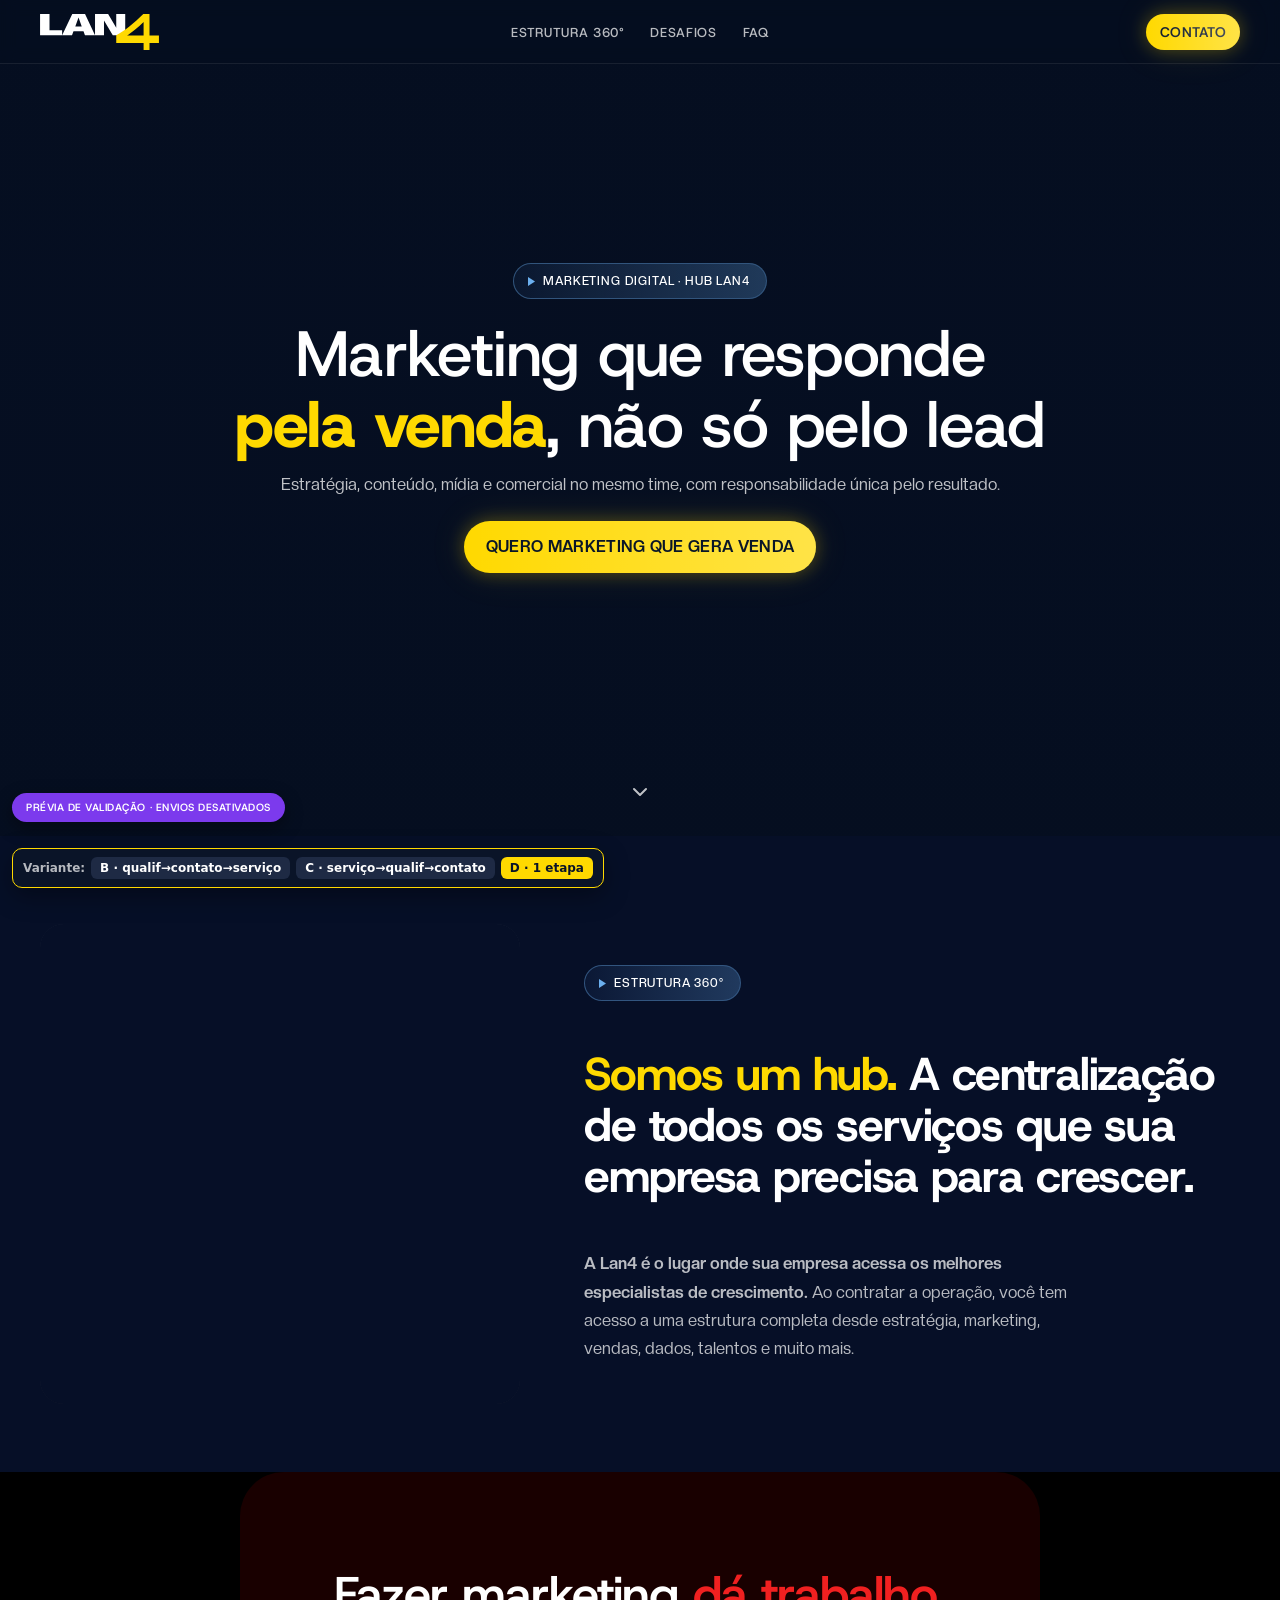
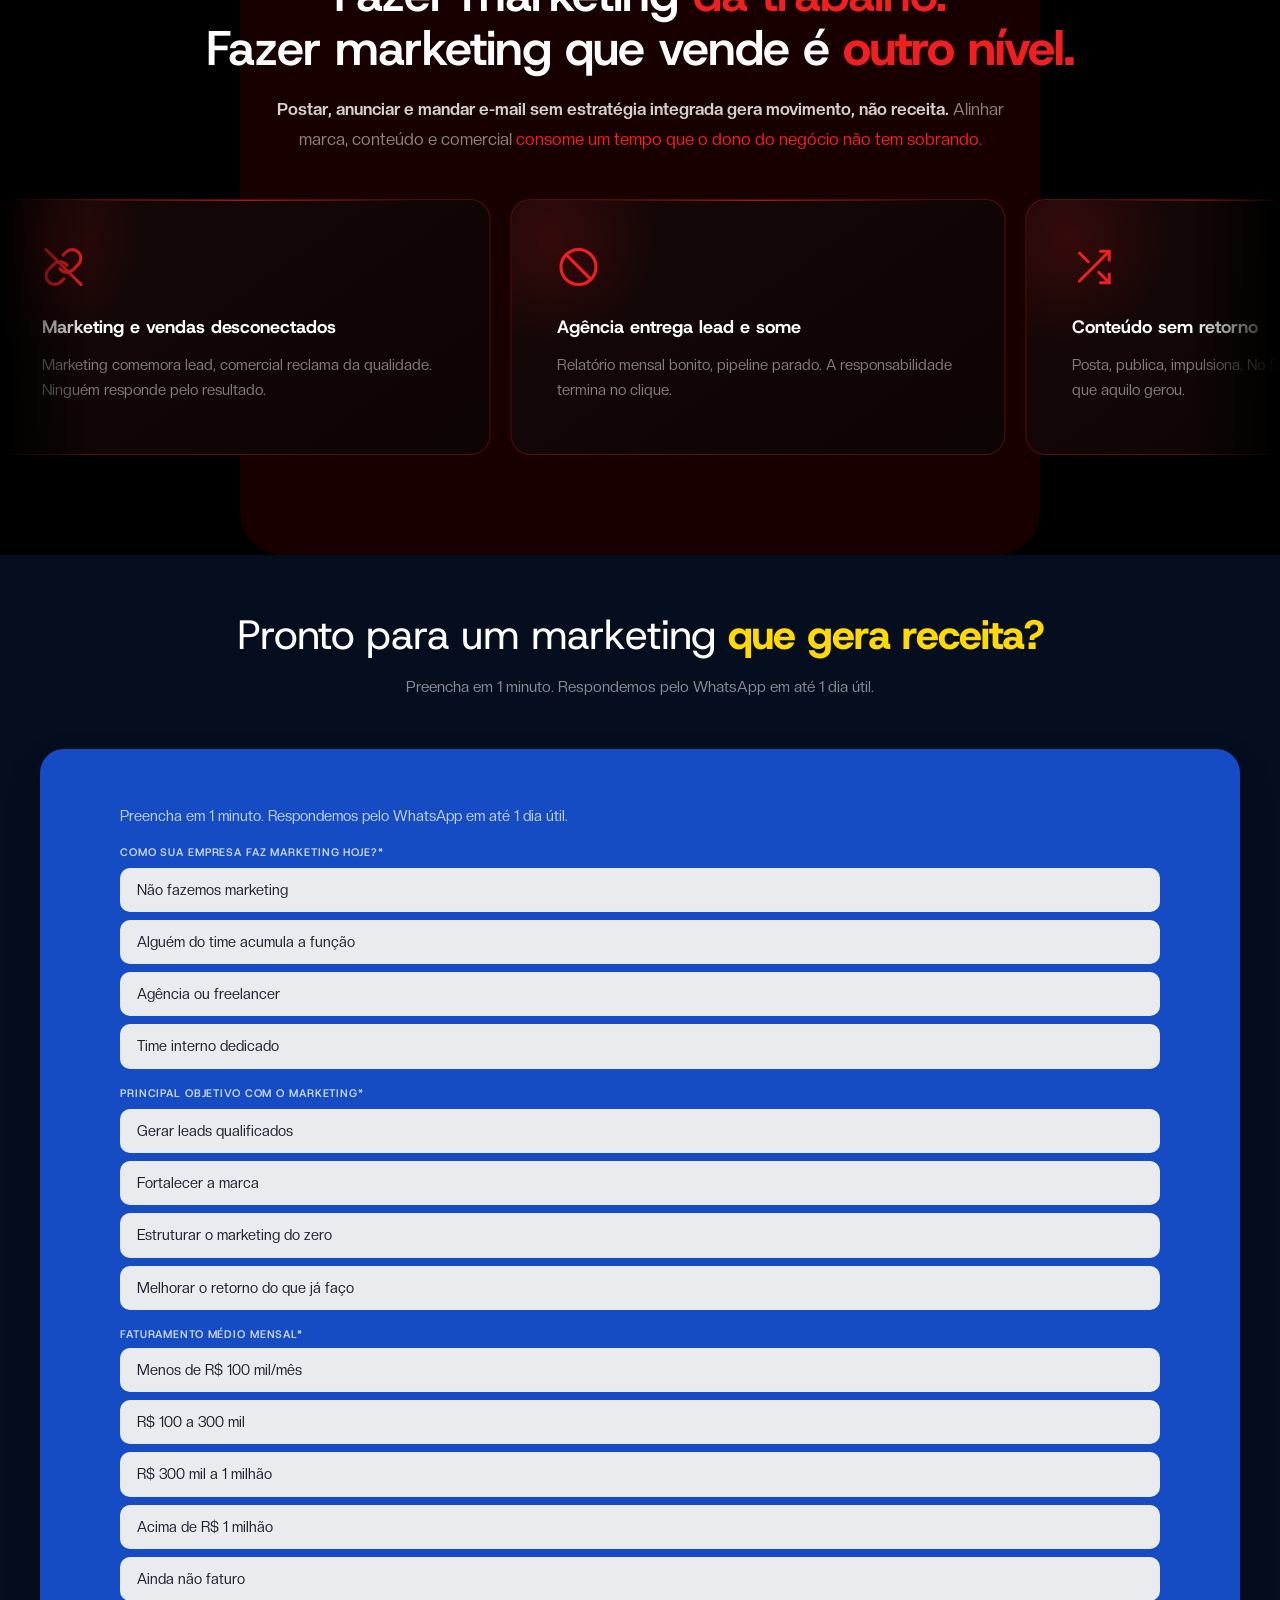
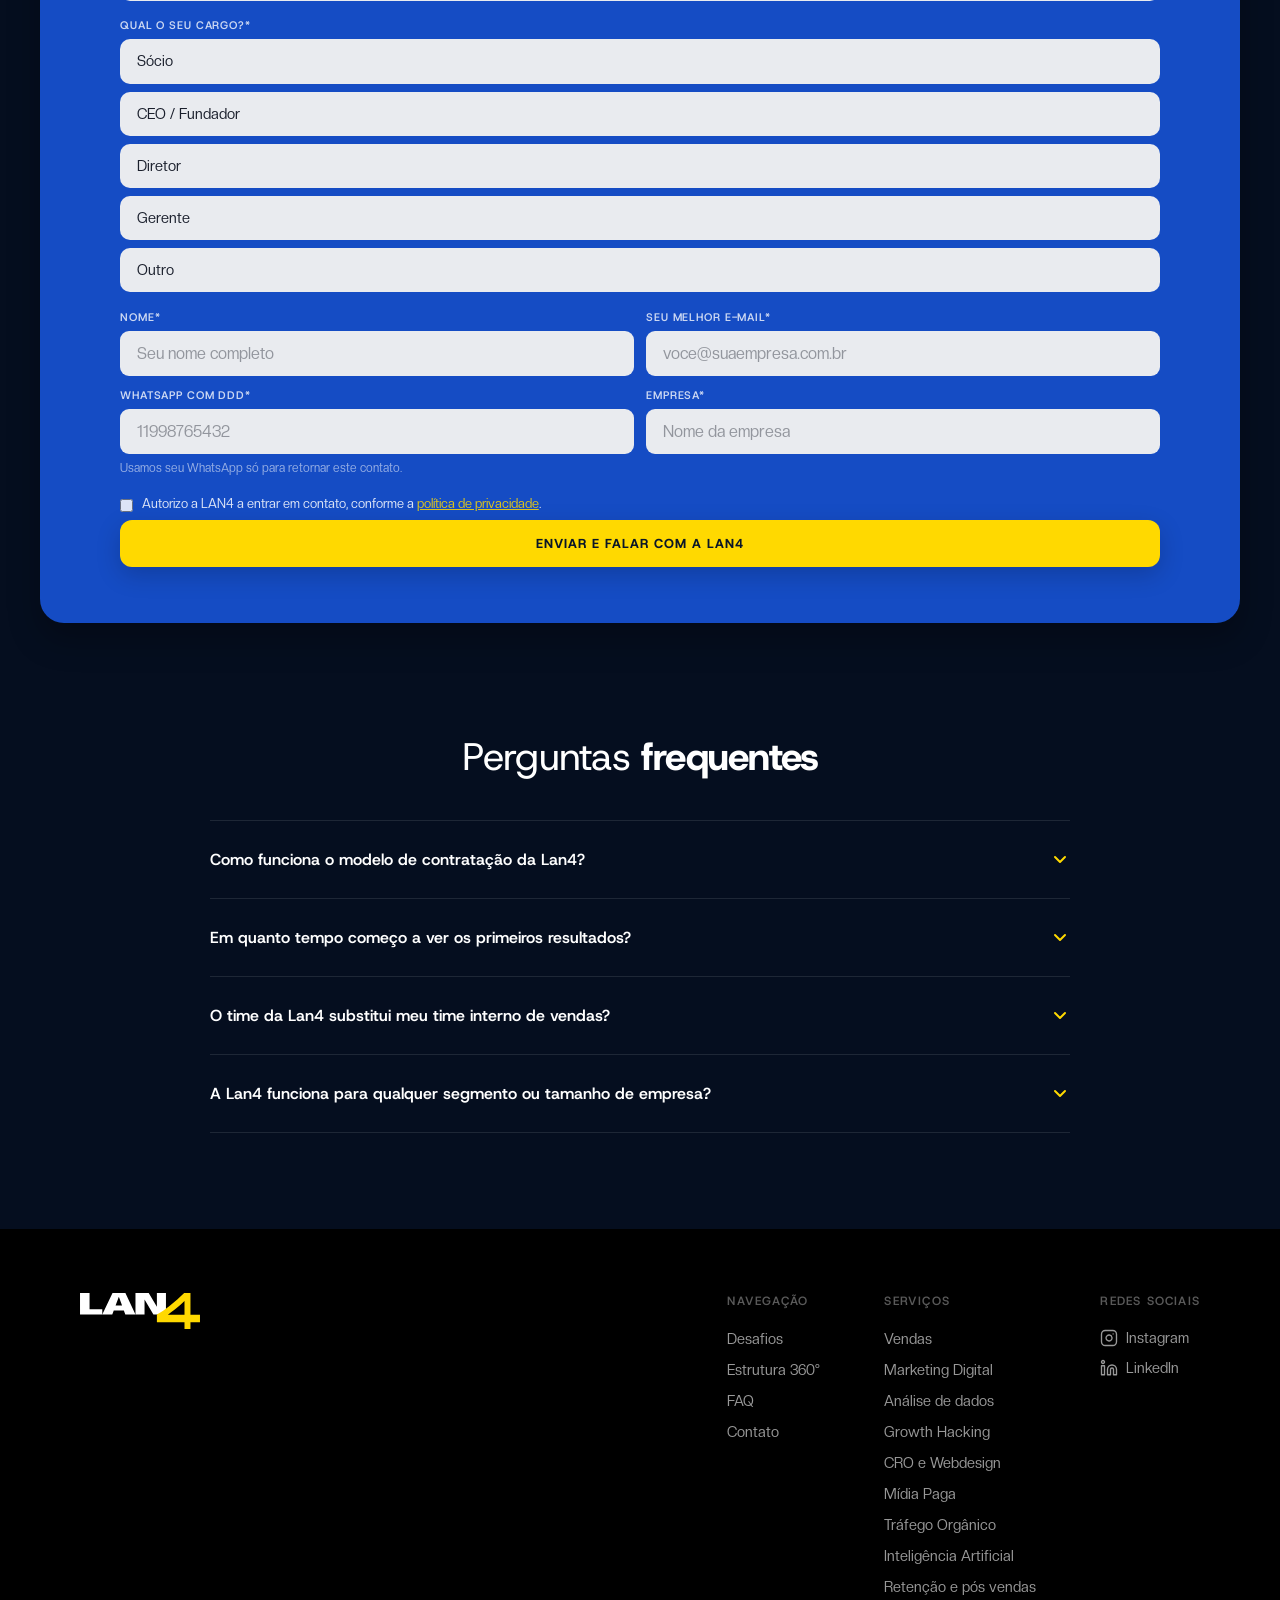
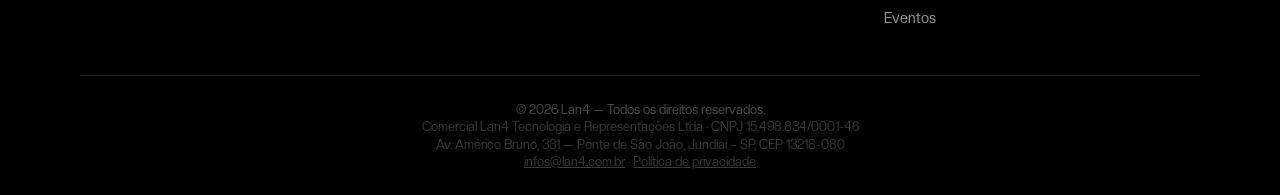
<file: s/marketing-digital/index.html>
<!DOCTYPE html>
<html lang="pt-BR" data-domain="marketing" data-theme="dark">
<head>
  <meta charset="UTF-8" />
  <meta name="viewport" content="width=device-width, initial-scale=1.0, maximum-scale=5" />

  <!-- Modo prévia: fora de lan4.com.br (ex.: GitHub Pages) o GTM não carrega
       e o main.js não envia conversões ao RD — nenhum teste polui GA4/Ads/RD. -->
  <script>window.LAN4_PREVIEW = !/(^|\.)lan4\.com\.br$/.test(location.hostname);
  if (window.LAN4_PREVIEW) { var m = document.createElement('meta'); m.name = 'robots'; m.content = 'noindex,nofollow'; document.head.appendChild(m); }
  /* seletor visível A|B — só no preview (GitHub Pages); em produção fica false */
  window.LAN4_AB_PREVIEW = window.LAN4_PREVIEW;</script>

  <!-- Google Tag Manager -->
  <script>if (!window.LAN4_PREVIEW) (function(w,d,s,l,i){w[l]=w[l]||[];w[l].push({'gtm.start':
  new Date().getTime(),event:'gtm.js'});var f=d.getElementsByTagName(s)[0],
  j=d.createElement(s),dl=l!='dataLayer'?'&l='+l:'';j.async=true;j.src=
  'https://www.googletagmanager.com/gtm.js?id='+i+dl;f.parentNode.insertBefore(j,f);
  })(window,document,'script','dataLayer','GTM-KK94LW4M');</script>
  <!-- End Google Tag Manager -->

  <title>Marketing Digital Integrado a Vendas para B2B | LAN4</title>
  <meta name="description" content="Marketing com responsabilidade sobre a venda: estratégia, conteúdo, mídia e comercial juntos. Fale com a gente agora.">
  <!-- Página de destino de mídia paga: nunca indexar (evita conteúdo duplicado com a home) -->
  <meta name="robots" content="noindex,nofollow">
  <!-- Serviço desta página: alimenta cf_servico_de_interesse no RD mesmo sem UTM -->
  <script>window.LAN4_SERVICO_PAGINA = 'Marketing Digital';</script>

  <!-- Open Graph -->
  <meta property="og:type" content="website">
  <meta property="og:url" content="https://lan4.com.br/s/marketing-digital/">
  <meta property="og:title" content="Marketing Digital Integrado a Vendas para B2B | LAN4">
  <meta property="og:description" content="Marketing com responsabilidade sobre a venda: estratégia, conteúdo, mídia e comercial juntos. Fale com a gente agora.">
  <meta property="og:locale" content="pt_BR">
  <meta property="og:site_name" content="LAN4">

  <!-- Twitter Card -->
  <meta name="twitter:card" content="summary_large_image">
  <meta name="twitter:title" content="LAN4 — Hub de Crescimento de Receita B2B">
  <meta name="twitter:description" content="Time de vendas dedicado, demanda, dados e estratégia num único ecossistema.">

  <link rel="icon" type="image/svg+xml" href="https://lan4.com.br/img/4.svg" />

  <!-- Fontes (Google Fonts como fallback para Suisse + JetBrains Mono) -->
  <link rel="preconnect" href="https://fonts.googleapis.com" />
  <link rel="preconnect" href="https://fonts.gstatic.com" crossorigin />
  <link href="https://fonts.googleapis.com/css2?family=Host+Grotesk:ital,wght@0,300..800;1,300..800&family=Inter:wght@400;500;600&family=JetBrains+Mono:wght@400;500&display=swap" rel="stylesheet" />

  <!-- Design tokens extraídos de liveblocks.io -->
  <link rel="stylesheet" href="../../css/tokens.css" />

  <!-- Componentes: Navbar + Hero -->
  <link rel="stylesheet" href="../../css/components.css?v=20260902b" />
  <link rel="stylesheet" href="../../form-ab.css?v=20260902b" />

  <!-- Schema.org — Organization (desambiguação de entidade) -->
  <script type="application/ld+json">
  {
    "@context": "https://schema.org",
    "@type": "Organization",
    "@id": "https://lan4.com.br/#organization",
    "name": "LAN4",
    "legalName": "Comercial Lan4 Tecnologia e Representações Ltda",
    "url": "https://lan4.com.br/",
    "logo": "https://lan4.com.br/img/4.svg",
    "description": "Hub de crescimento de receita para empresas B2B: time de vendas dedicado (SDRs e closers), geração de demanda, dados e camada estratégica num único ecossistema.",
    "taxID": "15.498.834/0001-46",
    "email": "infos@lan4.com.br",
    "foundingDate": "2012-03-21",
    "address": {
      "@type": "PostalAddress",
      "streetAddress": "Av. Américo Bruno, 331",
      "addressLocality": "Jundiaí",
      "addressRegion": "SP",
      "postalCode": "13218-080",
      "addressCountry": "BR"
    },
    "areaServed": "BR",
    "sameAs": [
      "https://www.instagram.com/lan4br/",
      "https://www.linkedin.com/company/lan4sales/"
    ],
    "knowsAbout": [
      "terceirização de vendas B2B",
      "geração de demanda B2B",
      "SDR terceirizado",
      "receita previsível",
      "agentes de IA para vendas"
    ]
  }
  </script>

  <!-- Schema.org — FAQPage (espelha o FAQ visível da página) -->
  <script type="application/ld+json">
  {
    "@context": "https://schema.org",
    "@type": "FAQPage",
    "mainEntity": [
      {
        "@type": "Question",
        "name": "Como funciona o modelo de contratação da Lan4?",
        "acceptedAnswer": {
          "@type": "Answer",
          "text": "A Lan4 funciona como um hub: você contrata o Engine e tem acesso à estrutura completa — squad dedicada, tecnologia e processos —, sempre personalizada pra sua operação. Sem CLT, sem encargos, sem ramp-up de seis meses. A equipe já entra treinada e integrada ao seu processo desde o primeiro dia. Ou você pode contratar os serviços pontuais para cada necessidade dentro da sua operação."
        }
      },
      {
        "@type": "Question",
        "name": "Em quanto tempo começo a ver os primeiros resultados?",
        "acceptedAnswer": {
          "@type": "Answer",
          "text": "O onboarding leva em média duas semanas. A partir da terceira semana já há prospecção ativa rodando. Resultados concretos de pipeline aparecem entre 30 e 60 dias, dependendo do ciclo de venda do seu produto."
        }
      },
      {
        "@type": "Question",
        "name": "O time da Lan4 substitui meu time interno de vendas?",
        "acceptedAnswer": {
          "@type": "Answer",
          "text": "Pode complementar ou substituir, dependendo do momento da empresa. A maioria dos clientes usa a Lan4 como o braço executor enquanto o fundador cuida do produto e da estratégia. Em alguns casos montamos o time, treinamos e transferimos a operação para o cliente."
        }
      },
      {
        "@type": "Question",
        "name": "A Lan4 funciona para qualquer segmento ou tamanho de empresa?",
        "acceptedAnswer": {
          "@type": "Answer",
          "text": "Focamos em empresas B2B que já validaram o produto mas precisam escalar a aquisição. Atendemos SaaS, consultorias, serviços empresariais, indústria e varejo B2B desde startups em crescimento até empresas consolidadas que querem profissionalizar a operação."
        }
      }
    ]
  }
  </script>

  <style>
    .lf-consent{display:flex;gap:.55rem;align-items:flex-start;margin:.45rem 0 .2rem;font-size:.8rem;line-height:1.45;opacity:.85;cursor:pointer}
    .lf-consent input{margin-top:.2rem;flex:none;accent-color:#FFD900}
    .lf-consent a{color:#FFD900;text-decoration:underline}
    .footer-bottom p{margin:.15rem 0}
    .footer-legal{font-size:.8rem;opacity:.75}
    .footer-legal a{color:inherit;text-decoration:underline}
    /* ── Formulário multi-etapas (CRO) ─────────────────────────────── */
    .lf-wrap{scroll-margin-top:90px}
    .lf-step{display:none;border:0;padding:0;margin:0;min-width:0}
    .lf-step.is-active{display:block;animation:lfStepIn .28s ease}
    @keyframes lfStepIn{from{opacity:0;transform:translateX(14px)}to{opacity:1;transform:none}}
    @media (prefers-reduced-motion:reduce){.lf-step.is-active{animation:none}}
    .lf-progress{margin-bottom:1.5rem}
    .lf-progress-meta{display:flex;justify-content:space-between;align-items:baseline;gap:1rem;margin-bottom:.6rem;font-family:'Host Grotesk',sans-serif}
    .lf-progress-count{font-size:.72rem;letter-spacing:.08em;text-transform:uppercase;color:rgba(255,255,255,.6);white-space:nowrap}
    .lf-progress-count b{color:#FFD900}
    .lf-progress-title{font-size:.98rem;font-weight:700;color:#fff;text-align:right}
    .lf-progress-track{display:flex;gap:6px}
    .lf-progress-seg{flex:1;height:4px;border-radius:99px;background:rgba(255,255,255,.16);transition:background .3s ease}
    .lf-progress-seg.is-active{background:rgba(255,217,0,.55)}
    .lf-progress-seg.is-done{background:#FFD900}
    .lf-label{display:block;font-family:'Host Grotesk',sans-serif;font-size:11px;font-weight:600;letter-spacing:.08em;text-transform:uppercase;color:rgba(255,255,255,.78);margin-bottom:9px}
    .lf-options{display:grid;gap:8px}
    .lf-options--2col{grid-template-columns:1fr 1fr}
    @media (max-width:380px){.lf-options--2col{grid-template-columns:1fr}}
    .lf-opt{position:relative;display:block;cursor:pointer;margin-bottom:0}
    .lf-opt input{position:absolute;opacity:0;pointer-events:none}
    /* reseta o estilo herdado de .lf-group label (uppercase 11px) */
    .lf-group label.lf-opt{text-transform:none;letter-spacing:normal;font-family:'CreatoDisplay',sans-serif;font-size:14.5px;font-weight:400;color:inherit;margin-bottom:0}
    .lf-opt span{display:flex;align-items:center;justify-content:center;text-align:center;min-height:48px;padding:10px 12px;border-radius:10px;background:#E9EBEF;color:#1a1f2c;font-size:14.5px;line-height:1.25;border:1.5px solid transparent;transition:border-color .15s ease,background .15s ease,box-shadow .15s ease}
    .lf-opt input:checked+span{background:#FFD900;border-color:#FFD900;color:#0a1628;box-shadow:0 4px 14px rgba(255,217,0,.35);font-weight:700}
    .lf-opt input:checked+span::before{content:'✓';font-weight:800;margin-right:8px}
    .lf-opt input:focus-visible+span{border-color:#154CC4}
    .lf-nav{display:flex;gap:10px;align-items:stretch;margin-top:.4rem}
    .lf-nav .lf-btn{flex:1;margin-top:0}
    .lf-back{flex:none;background:none;border:1px solid rgba(255,255,255,.25);color:rgba(255,255,255,.85);border-radius:12px;padding:14px 18px;font-family:'Host Grotesk',sans-serif;font-size:12px;font-weight:700;letter-spacing:.06em;text-transform:uppercase;cursor:pointer;transition:border-color .15s ease}
    .lf-back:hover{border-color:rgba(255,255,255,.5)}
    .lf-step-msg{display:none;align-items:flex-start;gap:9px;margin:0 0 .8rem;padding:12px 14px;border-radius:10px;font-size:13.5px;font-weight:600;line-height:1.5;background:#FFF0F0;border:1.5px solid #F02020;color:#B00E0E;animation:lfStepMsgIn .2s ease}
    .lf-step-msg::before{content:'!';flex:none;display:flex;align-items:center;justify-content:center;width:18px;height:18px;margin-top:1px;border-radius:50%;background:#F02020;color:#fff;font-size:12px;font-weight:800;font-family:'Host Grotesk',sans-serif}
    @keyframes lfStepMsgIn{from{opacity:0;transform:translateY(-4px)}to{opacity:1;transform:none}}
    @media (prefers-reduced-motion:reduce){.lf-step-msg{animation:none}}
    .lf-step-hint{margin:0 0 1.1rem;font-size:.92rem;line-height:1.5;color:rgba(255,255,255,.75)}
    .lf-field-hint{display:block;margin-top:6px;font-size:.74rem;line-height:1.4;color:rgba(255,255,255,.55)}
    form.is-sent .lf-step,form.is-sent .lf-progress{display:none}
    .lf-incentivo-banner{margin:0 0 1.1rem;padding:14px 16px;border-radius:10px;background:#FFD900;border:2px solid #FFD900;animation:lfIncentivoPulse 1.6s ease-in-out infinite}
    .lf-incentivo-badge{display:inline-block;font-family:'Host Grotesk',sans-serif;font-size:11px;font-weight:700;letter-spacing:.06em;text-transform:uppercase;color:#0A1428;margin-bottom:6px}
    .lf-incentivo-banner p{margin:0 0 .4rem;font-size:.86rem;line-height:1.5;color:#1a1a1a}
    .lf-incentivo-banner p:last-child{margin-bottom:0}
    .lf-incentivo-banner strong{color:#000;font-weight:700}
    .lf-incentivo-banner .lf-incentivo-alerta{color:#1a1a1a;font-size:.8rem}
    @keyframes lfIncentivoPulse{0%,100%{background:#FFD900;border-color:#FFD900;box-shadow:0 0 0 0 rgba(255,217,0,.5)}50%{background:#ffe680;border-color:#fff;box-shadow:0 0 0 6px rgba(255,217,0,.3)}}
    @media (prefers-reduced-motion:reduce){.lf-incentivo-banner{animation:none}}
    .lf-next-hint{display:flex;align-items:center;gap:8px;margin:1rem 0 1.1rem;padding:10px 14px;border-radius:10px;background:#FFD900;border:2px solid #FFD900;animation:lfIncentivoPulse 1.6s ease-in-out infinite}
    .lf-next-hint-icon{flex:none;display:flex;width:16px;height:16px;color:#0A1428}
    .lf-next-hint span:last-child{font-family:'Host Grotesk',sans-serif;font-size:12px;font-weight:700;letter-spacing:.02em;color:#0A1428}
    @media (prefers-reduced-motion:reduce){.lf-next-hint{animation:none}}
    .lf-select-group{margin-bottom:1rem}
    .lf-select-group label{display:block;margin-bottom:6px;font-family:'Host Grotesk',sans-serif;font-size:.82rem;font-weight:600;color:rgba(255,255,255,.85)}
    .lf-select{width:100%;padding:12px 14px;border-radius:10px;border:1px solid rgba(255,255,255,.2);background:rgba(255,255,255,.06);color:#fff;font-family:'Host Grotesk',sans-serif;font-size:.92rem;appearance:none;-webkit-appearance:none;background-image:url("data:image/svg+xml,%3Csvg xmlns='http://www.w3.org/2000/svg' viewBox='0 0 24 24' fill='none' stroke='%23ffffff' stroke-width='2'%3E%3Cpath d='M6 9l6 6 6-6'/%3E%3C/svg%3E");background-repeat:no-repeat;background-position:right 12px center;background-size:16px;cursor:pointer}
    .lf-select:focus{outline:none;border-color:#FFD900}
    .lf-select option{background:#0A1428;color:#fff}
    .lan4-preview-badge{position:fixed;bottom:78px;left:12px;z-index:999;background:#7c3aed;color:#fff;border-radius:999px;font:600 10.5px/1.4 'Host Grotesk',sans-serif;letter-spacing:.05em;text-transform:uppercase;padding:7px 14px;box-shadow:0 6px 18px rgba(0,0,0,.4);pointer-events:none}
    /* Sticky CTA — apenas mobile */
    .sticky-cta{position:fixed;left:0;right:0;bottom:0;z-index:80;display:none;align-items:center;justify-content:space-between;gap:.8rem;padding:.65rem 1rem;padding-bottom:calc(.65rem + env(safe-area-inset-bottom));background:rgba(7,14,29,.96);backdrop-filter:blur(8px);-webkit-backdrop-filter:blur(8px);border-top:1px solid rgba(255,217,0,.35);transform:translateY(110%);transition:transform .3s ease}
    .sticky-cta.is-visible{transform:translateY(0)}
    .sticky-cta-text{font-size:.78rem;line-height:1.3;color:#fff;opacity:.92}
    .sticky-cta-text strong{color:#FFD900;display:block;font-size:.88rem}
    .sticky-cta-btn{flex:none;background:#FFD900;color:#0A1428;font-weight:700;font-size:.88rem;padding:.7rem 1.15rem;border-radius:999px;text-decoration:none;white-space:nowrap}
    @media (max-width:768px){.sticky-cta{display:flex}}
  </style>
</head>

<body>

  <!-- Google Tag Manager (noscript) -->
  <noscript><iframe src="https://www.googletagmanager.com/ns.html?id=GTM-KK94LW4M"
  height="0" width="0" style="display:none;visibility:hidden"></iframe></noscript>
  <!-- End Google Tag Manager (noscript) -->

  <!-- ════════════════════════════════════════════════
       NAVBAR / HEADER
  ════════════════════════════════════════════════ -->
  <header class="header" role="banner">
    <div class="container">
      <div class="header-inner">

        <!-- Logo (SVG inline para animação de colapso) -->
        <a class="logo-link" href="#" aria-label="LAN4">
          <span class="logo-svg-wrap">
            <svg class="logo-svg" xmlns="http://www.w3.org/2000/svg" viewBox="0 0 824.39 249.66" aria-hidden="true" focusable="false">
              <!-- Letras LAN — somem na dobra 2 -->
              <g class="logo-lan">
                <path d="M65.49,0v112.53h87.52v35.51H0V0h65.49Z"/>
                <path d="M153.01,148.03L223.31,0h88.61l69.21,148.03h-69.91l-10.09-28h-69.29l-10.32,28h-68.51ZM288.95,86.28l-22.11-61.23-22.5,61.23h44.62Z"/>
                <path d="M590.55,148.03h-86.2l-60.99-103.31v103.31h-62.23V0h90.86l56.33,94.88V0h62.23v148.03Z"/>
              </g>
              <!-- Ícone 4 — sempre visível, desliza para a esquerda na dobra 2 -->
              <g class="logo-icon">
                <path d="M528.32,147.7c26.95-14.09,57.22-34.45,90.82-61.08,33.59-26.63,65.8-55.51,96.64-86.63h43.24v148.87s65.37,0,65.37,0v52.15h-65.37s0,48.64,0,48.64h-41.03v-48.64s-189.67,0-189.67,0v-53.32ZM657.55,108.69c-21.52,17.34-39.59,30.73-54.21,40.18h114.65s0-93.83,0-93.83c-18.77,18.42-38.92,36.3-60.44,53.65Z"/>
              </g>
            </svg>
          </span>
        </a>

        <!-- Desktop nav (absolutamente centralizado) -->
        <nav class="nav-center" aria-label="primary">
          <ul class="nav-links">
            <li><a class="nav-link" href="#estrutura">Estrutura 360°</a></li>
            <li><a class="nav-link" href="#o-que-resolvemos">Desafios</a></li>
            <li><a class="nav-link" href="#faq">FAQ</a></li>
          </ul>
        </nav>

        <!-- Right: CONTATO (desktop only) -->
        <div class="nav-ctas">
          <a class="btn btn-sm btn-solid btn-contato" href="#contato" data-cta="nav-contato" data-cta-location="navbar">Contato</a>
        </div>

        <!-- Hamburger (mobile only) -->
        <button class="menu-toggle" aria-label="Abrir menu" aria-expanded="false">
          <span class="menu-toggle-bars">
            <span></span>
            <span></span>
            <span></span>
          </span>
        </button>

      </div>
    </div>
  </header>

  <!-- ── Mobile panel — desliza de cima pra baixo ── -->
  <div class="mobile-panel" id="mobilePanel">
    <nav class="mobile-panel-nav">
      <ul class="mobile-panel-links">
        <li><a class="mobile-panel-link" href="#estrutura">Estrutura 360°</a></li>
        <li><a class="mobile-panel-link" href="#o-que-resolvemos">Desafios</a></li>
        <li><a class="mobile-panel-link" href="#faq">FAQ</a></li>
      </ul>
      <div class="mobile-panel-cta">
        <a class="btn btn-lg btn-solid" href="#contato" data-cta="menu-mobile-contato" data-cta-location="menu-mobile">Contato</a>
      </div>
    </nav>
  </div>

<!-- ════════════════════════════════════════════════
       MAIN / HERO
  ════════════════════════════════════════════════ -->
  <main>
    <div class="hero-pin">
      <div class="hero">
        <section class="hero-top">
          <video class="hero-video-bg is-active" autoplay muted loop playsinline preload="metadata" aria-hidden="true">
            <source src="https://lan4.com.br/video/Site%20video%20fundo%20lan4.webm" type="video/webm">
          </video>
          <div class="hero-video-overlay" aria-hidden="true"></div>
          <div class="container">

            <!-- Hero text content -->
            <div class="hero-content">

              <!-- Tagline badge -->
              <div class="hero-badge">
                <div class="hero-badge-inner">
                  <span class="badge-icon" aria-hidden="true">
                    <svg width="7" height="9" viewBox="0 0 7 9" fill="currentColor"><path d="M0 0L7 4.5L0 9Z"/></svg>
                  </span>
                  <p class="badge-text">Marketing Digital · Hub LAN4</p>
                </div>
              </div>

              <!-- H1 -->
              <h1 class="hero-h1 f-marketing-display-xl">
                Marketing que responde <span class="destaque-h1">pela venda</span>, não só pelo lead
              </h1>

              <!-- H2 — complemento breve -->
              <p class="hero-h2">Estratégia, conteúdo, mídia e comercial no mesmo time, com responsabilidade única pelo resultado.</p>

              <!-- CTA principal -->
              <div class="hero-ctas">
                <a class="btn btn-lg btn-solid" href="#contato" data-cta="hero-diagnostico-mkt" data-cta-location="hero" data-pointer-glow>
                  <span class="label" style="text-transform:uppercase">Quero marketing que gera venda</span>
                  <div class="pointer-glow" aria-hidden="true"></div>
                </a>
              </div>
            </div>

          </div><!-- /.container -->

          <!-- Indicador de scroll -->
          <a class="hero-scroll-indicator" href="#estrutura" aria-label="Rolar para baixo">
            <svg width="24" height="24" viewBox="0 0 24 24" fill="none" stroke="currentColor" stroke-width="2" stroke-linecap="round" stroke-linejoin="round"><polyline points="6 9 12 15 18 9"/></svg>
          </a>
        </section>
      </div><!-- /.hero -->
    </div><!-- /.hero-pin -->

    <!-- ════════════════════════════════════════════════
         ESTRUTURA 360° — Mandala de times
    ════════════════════════════════════════════════ -->
    <section class="mandala-section" id="estrutura">
      <div class="container">
        <div class="mandala-grid">

          <!-- Mandala vídeo — cartão arredondado -->
          <div class="mandala-video-wrap reveal">
            <video class="mandala-video" muted loop playsinline preload="none" data-lazy-autoplay aria-hidden="true">
              <source data-src="https://lan4.com.br/video/Mandala%20final%20fundo%20azul.webm" type="video/webm">
            </video>
          </div>

          <div class="mandala-content">
            <div class="mandala-text-block reveal" style="--reveal-delay:.08s">
              <div class="hero-badge mandala-eyebrow">
                <div class="hero-badge-inner">
                  <span class="badge-icon" aria-hidden="true">
                    <svg width="7" height="9" viewBox="0 0 7 9" fill="currentColor"><path d="M0 0L7 4.5L0 9Z"/></svg>
                  </span>
                  <p class="badge-text">Estrutura 360°</p>
                </div>
              </div>
            </div>
            <div class="mandala-text-block reveal" style="--reveal-delay:.16s">
              <h2 class="mandala-title"><span class="mandala-accent">Somos um hub.</span> A centralização de todos os serviços que sua empresa precisa para crescer.</h2>
            </div>
            <div class="mandala-text-block reveal" style="--reveal-delay:.24s">
              <p class="mandala-sub"><strong>A Lan4 é o lugar onde sua empresa acessa os melhores especialistas de crescimento.</strong> Ao contratar a operação, você tem acesso a uma estrutura completa desde estratégia, marketing, vendas, dados, talentos e muito mais.</p>
            </div>
          </div>

        </div>
      </div>
    </section>

    <!-- ════════════════════════════════════════════════
         SERVIÇOS — Popups
    ════════════════════════════════════════════════ -->

    <!-- Popup: Vendas -->
    <div class="servico-popup" id="popup-vendas" role="dialog" aria-modal="true" aria-label="Vendas" aria-hidden="true">
      <div class="servico-popup-card">
        <button class="servico-popup-close" aria-label="Fechar">
          <svg width="16" height="16" viewBox="0 0 16 16" fill="currentColor"><path d="M12.7 4.7L11.3 3.3 8 6.6 4.7 3.3 3.3 4.7 6.6 8 3.3 11.3 4.7 12.7 8 9.4l3.3 3.3 1.4-1.4L9.4 8z"/></svg>
        </button>
        <div class="servico-popup-media servico-popup-media--img" data-bg="../../img/servicos/Vendas.webp"></div>
        <div class="servico-popup-copy">
          <div class="servico-popup-badge">
            <span class="servico-popup-badge-icon" aria-hidden="true">
              <svg viewBox="0 0 24 24" fill="none" stroke="currentColor" stroke-width="1.75" stroke-linecap="round" stroke-linejoin="round"><line x1="18" y1="20" x2="18" y2="10"/><line x1="12" y1="20" x2="12" y2="4"/><line x1="6" y1="20" x2="6" y2="14"/></svg>
            </span>
            <span>Vendas</span>
          </div>
          <p>Montamos e operamos um time completo de SDRs e closers dedicados à sua empresa. Da prospecção ativa ao fechamento, com cadências personalizadas, scripts testados e gestão de pipeline em tempo real. Você tem uma operação de vendas de alta performance sem o custo e o risco de contratar, treinar e reter profissionais internamente.</p>
        </div>
      </div>
    </div>

    <!-- Popup: Análise de dados -->
    <div class="servico-popup" id="popup-dados" role="dialog" aria-modal="true" aria-label="Análise de dados" aria-hidden="true">
      <div class="servico-popup-card">
        <button class="servico-popup-close" aria-label="Fechar">
          <svg width="16" height="16" viewBox="0 0 16 16" fill="currentColor"><path d="M12.7 4.7L11.3 3.3 8 6.6 4.7 3.3 3.3 4.7 6.6 8 3.3 11.3 4.7 12.7 8 9.4l3.3 3.3 1.4-1.4L9.4 8z"/></svg>
        </button>
        <div class="servico-popup-media servico-popup-media--img" data-bg="../../img/servicos/analise-de-dados.webp"></div>
        <div class="servico-popup-copy">
          <div class="servico-popup-badge">
            <span class="servico-popup-badge-icon" aria-hidden="true">
              <svg viewBox="0 0 24 24" fill="none" stroke="currentColor" stroke-width="1.75" stroke-linecap="round" stroke-linejoin="round"><path d="M21.21 15.89A10 10 0 1 1 8 2.83"/><path d="M22 12A10 10 0 0 0 12 2v10z"/></svg>
            </span>
            <span>Análise de dados</span>
          </div>
          <p><strong>Você para de tomar decisões no escuro e passa a operar com precisão cirúrgica.</strong> Trazemos clareza para sua operação através de dados para que você entenda de fato onde estão as suas travas e desafios de crescimento.</p>
        </div>
      </div>
    </div>

    <!-- Popup: Marketing Digital -->
    <div class="servico-popup" id="popup-marketing" role="dialog" aria-modal="true" aria-label="Marketing Digital" aria-hidden="true">
      <div class="servico-popup-card">
        <button class="servico-popup-close" aria-label="Fechar">
          <svg width="16" height="16" viewBox="0 0 16 16" fill="currentColor"><path d="M12.7 4.7L11.3 3.3 8 6.6 4.7 3.3 3.3 4.7 6.6 8 3.3 11.3 4.7 12.7 8 9.4l3.3 3.3 1.4-1.4L9.4 8z"/></svg>
        </button>
        <div class="servico-popup-media servico-popup-media--img" data-bg="../../img/servicos/marketing-digital.webp"></div>
        <div class="servico-popup-copy">
          <div class="servico-popup-badge">
            <span class="servico-popup-badge-icon" aria-hidden="true">
              <svg viewBox="0 0 24 24" fill="none" stroke="currentColor" stroke-width="1.75" stroke-linecap="round" stroke-linejoin="round"><line x1="22" y1="2" x2="11" y2="13"/><polygon points="22 2 15 22 11 13 2 9 22 2"/></svg>
            </span>
            <span>Marketing Digital</span>
          </div>
          <p>Executamos estratégias de geração de demanda integradas à sua operação de vendas: conteúdo, tráfego pago, email marketing e automações que entregam leads qualificados prontos para fechar. <strong>Marketing e vendas alinhados pelo mesmo time, com o mesmo objetivo: crescimento de receita.</strong></p>
        </div>
      </div>
    </div>

    <!-- Popup: Growth Hacking -->
    <div class="servico-popup" id="popup-growth" role="dialog" aria-modal="true" aria-label="Growth Hacking" aria-hidden="true">
      <div class="servico-popup-card">
        <button class="servico-popup-close" aria-label="Fechar">
          <svg width="16" height="16" viewBox="0 0 16 16" fill="currentColor"><path d="M12.7 4.7L11.3 3.3 8 6.6 4.7 3.3 3.3 4.7 6.6 8 3.3 11.3 4.7 12.7 8 9.4l3.3 3.3 1.4-1.4L9.4 8z"/></svg>
        </button>
        <div class="servico-popup-media servico-popup-media--img" data-bg="../../img/servicos/growth.webp"></div>
        <div class="servico-popup-copy">
          <div class="servico-popup-badge">
            <span class="servico-popup-badge-icon" aria-hidden="true">
              <svg viewBox="0 0 24 24" fill="none" stroke="currentColor" stroke-width="1.75" stroke-linecap="round" stroke-linejoin="round"><polyline points="22 7 13.5 15.5 8.5 10.5 2 17"/><polyline points="16 7 22 7 22 13"/></svg>
            </span>
            <span>Growth Hacking</span>
          </div>
          <p><strong>Rodamos experimentos no seu produto e na experiência do seu cliente até encontrar o que está travando o crescimento e corrigimos.</strong> Hipóteses, testes A/B e iteração rápida para destravar resultado exatamente onde ele está parado.</p>
        </div>
      </div>
    </div>

    <!-- Popup: Mídia Paga -->
    <div class="servico-popup" id="popup-midia-paga" role="dialog" aria-modal="true" aria-label="Mídia Paga" aria-hidden="true">
      <div class="servico-popup-card">
        <button class="servico-popup-close" aria-label="Fechar">
          <svg width="16" height="16" viewBox="0 0 16 16" fill="currentColor"><path d="M12.7 4.7L11.3 3.3 8 6.6 4.7 3.3 3.3 4.7 6.6 8 3.3 11.3 4.7 12.7 8 9.4l3.3 3.3 1.4-1.4L9.4 8z"/></svg>
        </button>
        <div class="servico-popup-media servico-popup-media--img" data-bg="../../img/servicos/midia-paga.webp"></div>
        <div class="servico-popup-copy">
          <div class="servico-popup-badge">
            <span class="servico-popup-badge-icon" aria-hidden="true">
              <svg viewBox="0 0 24 24" fill="none" stroke="currentColor" stroke-width="1.75" stroke-linecap="round" stroke-linejoin="round"><path d="m3 11 18-5v12L3 14v-3z"/><path d="M11.6 16.8a3 3 0 1 1-5.8-1.6"/></svg>
            </span>
            <span>Mídia Paga</span>
          </div>
          <p><strong>Assumimos a gestão completa dos seus anúncios, do criativo à entrega de leads qualificados.</strong> Planejamento de mídia, testes de criativo e otimização constante de campanhas para reduzir custo de aquisição e aumentar volume de leads prontos para vendas.</p>
        </div>
      </div>
    </div>

    <!-- Popup: Tráfego Orgânico -->
    <div class="servico-popup" id="popup-trafego-organico" role="dialog" aria-modal="true" aria-label="Tráfego Orgânico" aria-hidden="true">
      <div class="servico-popup-card">
        <button class="servico-popup-close" aria-label="Fechar">
          <svg width="16" height="16" viewBox="0 0 16 16" fill="currentColor"><path d="M12.7 4.7L11.3 3.3 8 6.6 4.7 3.3 3.3 4.7 6.6 8 3.3 11.3 4.7 12.7 8 9.4l3.3 3.3 1.4-1.4L9.4 8z"/></svg>
        </button>
        <div class="servico-popup-media servico-popup-media--img" data-bg="../../img/servicos/trafego-organico.webp"></div>
        <div class="servico-popup-copy">
          <div class="servico-popup-badge">
            <span class="servico-popup-badge-icon" aria-hidden="true">
              <svg viewBox="0 0 24 24" fill="none" stroke="currentColor" stroke-width="1.75" stroke-linecap="round" stroke-linejoin="round"><path d="M11 20A7 7 0 0 1 9.8 6.1C15.5 5 17 4.48 19 2c1 2 2 4.18 2 8 0 5.5-4.78 10-10 10Z"/><path d="M2 21c0-3 1.85-5.36 5.08-6C9.5 14.52 12 13 13 12"/></svg>
            </span>
            <span>Tráfego Orgânico</span>
          </div>
          <p><strong>Construímos a presença orgânica que faz seu negócio ser encontrado sem depender de anúncio.</strong> SEO, conteúdo relevante e estratégia de audiência consistente para gerar demanda de forma sustentável e com custo decrescente ao longo do tempo.</p>
        </div>
      </div>
    </div>

    <!-- Popup: CRO e Webdesign -->
    <div class="servico-popup" id="popup-cro" role="dialog" aria-modal="true" aria-label="CRO e Webdesign" aria-hidden="true">
      <div class="servico-popup-card">
        <button class="servico-popup-close" aria-label="Fechar">
          <svg width="16" height="16" viewBox="0 0 16 16" fill="currentColor"><path d="M12.7 4.7L11.3 3.3 8 6.6 4.7 3.3 3.3 4.7 6.6 8 3.3 11.3 4.7 12.7 8 9.4l3.3 3.3 1.4-1.4L9.4 8z"/></svg>
        </button>
        <div class="servico-popup-media servico-popup-media--img" data-bg="../../img/servicos/CRO.webp"></div>
        <div class="servico-popup-copy">
          <div class="servico-popup-badge">
            <span class="servico-popup-badge-icon" aria-hidden="true">
              <svg viewBox="0 0 24 24" fill="none" stroke="currentColor" stroke-width="1.75" stroke-linecap="round" stroke-linejoin="round"><polygon points="22 3 2 3 10 12.46 10 19 14 21 14 12.46 22 3"/></svg>
            </span>
            <span>CRO e Webdesign</span>
          </div>
          <p><strong>Otimização de cada etapa da sua página ou site e do seu funil, com testes e ajustes constantes visando alcançar a ação que você espera para o visitante.</strong> Copy, UX e fluxo de conversão revisados continuamente para que cada real investido em tráfego gere mais receita, sem precisar aumentar o volume.</p>
        </div>
      </div>
    </div>

    <!-- Popup: Inteligência Artificial -->
    <div class="servico-popup" id="popup-ia" role="dialog" aria-modal="true" aria-label="Inteligência Artificial" aria-hidden="true">
      <div class="servico-popup-card">
        <button class="servico-popup-close" aria-label="Fechar">
          <svg width="16" height="16" viewBox="0 0 16 16" fill="currentColor"><path d="M12.7 4.7L11.3 3.3 8 6.6 4.7 3.3 3.3 4.7 6.6 8 3.3 11.3 4.7 12.7 8 9.4l3.3 3.3 1.4-1.4L9.4 8z"/></svg>
        </button>
        <div class="servico-popup-media servico-popup-media--img" data-bg="../../img/servicos/inteligencia-artificial.webp"></div>
        <div class="servico-popup-copy">
          <div class="servico-popup-badge">
            <span class="servico-popup-badge-icon" aria-hidden="true">
              <svg viewBox="0 0 24 24" fill="none" stroke="currentColor" stroke-width="1.75" stroke-linecap="round" stroke-linejoin="round"><rect x="4" y="4" width="16" height="16" rx="2"/><rect x="9" y="9" width="6" height="6"/><line x1="9" y1="1" x2="9" y2="4"/><line x1="15" y1="1" x2="15" y2="4"/><line x1="9" y1="20" x2="9" y2="23"/><line x1="15" y1="20" x2="15" y2="23"/><line x1="20" y1="9" x2="23" y2="9"/><line x1="20" y1="14" x2="23" y2="14"/><line x1="1" y1="9" x2="4" y2="9"/><line x1="1" y1="14" x2="4" y2="14"/></svg>
            </span>
            <span>Inteligência Artificial</span>
          </div>
          <p><strong>Desenvolvemos agentes e soluções com inteligência artificial (IA) para eliminar gargalos e aumentar a eficiência, velocidade e escala.</strong> Identificamos o problema e construímos a automação correta, com IA aplicada exatamente onde gera resultado real pro seu negócio: processos mais eficientes, custo operacional menor e ganho que você vê no caixa, não só no relatório.</p>
        </div>
      </div>
    </div>

    <!-- Popup: Retenção e pós vendas -->
    <div class="servico-popup" id="popup-retencao" role="dialog" aria-modal="true" aria-label="Retenção e pós vendas" aria-hidden="true">
      <div class="servico-popup-card">
        <button class="servico-popup-close" aria-label="Fechar">
          <svg width="16" height="16" viewBox="0 0 16 16" fill="currentColor"><path d="M12.7 4.7L11.3 3.3 8 6.6 4.7 3.3 3.3 4.7 6.6 8 3.3 11.3 4.7 12.7 8 9.4l3.3 3.3 1.4-1.4L9.4 8z"/></svg>
        </button>
        <div class="servico-popup-media servico-popup-media--img" data-bg="../../img/servicos/pos-vendas.webp"></div>
        <div class="servico-popup-copy">
          <div class="servico-popup-badge">
            <span class="servico-popup-badge-icon" aria-hidden="true">
              <svg viewBox="0 0 24 24" fill="none" stroke="currentColor" stroke-width="1.75" stroke-linecap="round" stroke-linejoin="round"><polyline points="17 1 21 5 17 9"/><path d="M3 11V9a4 4 0 0 1 4-4h14"/><polyline points="7 23 3 19 7 15"/><path d="M21 13v2a4 4 0 0 1-4 4H3"/></svg>
            </span>
            <span>Retenção e pós vendas</span>
          </div>
          <p><strong>Estruturamos o relacionamento pós-venda para que seu cliente volte a comprar e a indicar.</strong> Cadências de recompra, acompanhamento de satisfação e ações de fidelização que transformam cliente em receita recorrente.</p>
        </div>
      </div>
    </div>

    <!-- Popup: Eventos -->
    <div class="servico-popup" id="popup-eventos" role="dialog" aria-modal="true" aria-label="Eventos" aria-hidden="true">
      <div class="servico-popup-card">
        <button class="servico-popup-close" aria-label="Fechar">
          <svg width="16" height="16" viewBox="0 0 16 16" fill="currentColor"><path d="M12.7 4.7L11.3 3.3 8 6.6 4.7 3.3 3.3 4.7 6.6 8 3.3 11.3 4.7 12.7 8 9.4l3.3 3.3 1.4-1.4L9.4 8z"/></svg>
        </button>
        <div class="servico-popup-media servico-popup-media--img" data-bg="../../img/servicos/eventos.webp"></div>
        <div class="servico-popup-copy">
          <div class="servico-popup-badge">
            <span class="servico-popup-badge-icon" aria-hidden="true">
              <svg viewBox="0 0 24 24" fill="none" stroke="currentColor" stroke-width="1.75" stroke-linecap="round" stroke-linejoin="round"><rect x="3" y="4" width="18" height="18" rx="2" ry="2"/><line x1="16" y1="2" x2="16" y2="6"/><line x1="8" y1="2" x2="8" y2="6"/><line x1="3" y1="10" x2="21" y2="10"/></svg>
            </span>
            <span>Eventos</span>
          </div>
          <p><strong>Planejamos e executamos eventos corporativos de ponta a ponta,</strong> planejamento, logística, infraestrutura e catering, com rede de fornecedores que reduz custo e gestão de risco pra qualquer imprevisto. Resultado mensurado ao final, não apenas presença de marca.</p>
        </div>
      </div>
    </div>

    <!-- ════════════════════════════════════════════════
         O QUE RESOLVEMOS — Problemas dos clientes
    ════════════════════════════════════════════════ -->
    <section class="problems-section" id="o-que-resolvemos">

      <div class="problems-section-bg" aria-hidden="true"></div>

      <div class="container">
        <header class="problems-header reveal">
          <h2 class="problems-title">
            Fazer marketing <span class="prob-accent">dá trabalho.</span><br>
            Fazer marketing que vende é <span class="prob-accent prob-heavy">outro nível.</span>
          </h2>
          <p class="problems-sub">
            <strong>Postar, anunciar e mandar e-mail sem estratégia integrada gera movimento, não receita.</strong>
            Alinhar marca, conteúdo e comercial
            <span class="prob-accent">consome um tempo que o dono do negócio não tem sobrando.</span>
          </p>
        </header>
      </div>

      <!-- Carrossel infinito -->
      <div class="problems-track-wrap reveal" style="--reveal-delay:.18s">
        <div class="problems-track">

          <!-- ── Conjunto original ── -->
          <article class="prob-card">
            <span class="prob-card-icon">
              <svg viewBox="0 0 24 24" fill="none" stroke="currentColor" stroke-width="1.75" stroke-linecap="round" stroke-linejoin="round">
                <path d="M10 13a5 5 0 0 0 7.54.54l3-3a5 5 0 0 0-7.07-7.07l-1.72 1.71"/><path d="M14 11a5 5 0 0 0-7.54-.54l-3 3a5 5 0 0 0 7.07 7.07l1.71-1.71"/><line x1="2" y1="2" x2="22" y2="22"/>
              </svg>
            </span>
            <h3 class="prob-card-title">Marketing e vendas desconectados</h3>
            <p class="prob-card-text">Marketing comemora lead, comercial reclama da qualidade. Ninguém responde pelo resultado.</p>
          </article>

          <article class="prob-card">
            <span class="prob-card-icon">
              <svg viewBox="0 0 24 24" fill="none" stroke="currentColor" stroke-width="1.75" stroke-linecap="round" stroke-linejoin="round">
                <circle cx="12" cy="12" r="10"/><line x1="4.93" y1="4.93" x2="19.07" y2="19.07"/>
              </svg>
            </span>
            <h3 class="prob-card-title">Agência entrega lead e some</h3>
            <p class="prob-card-text">Relatório mensal bonito, pipeline parado. A responsabilidade termina no clique.</p>
          </article>

          <article class="prob-card">
            <span class="prob-card-icon">
              <svg viewBox="0 0 24 24" fill="none" stroke="currentColor" stroke-width="1.75" stroke-linecap="round" stroke-linejoin="round">
                <polyline points="16 3 21 3 21 8"/><line x1="4" y1="20" x2="21" y2="3"/><polyline points="21 16 21 21 16 21"/><line x1="15" y1="15" x2="21" y2="21"/><line x1="4" y1="4" x2="9" y2="9"/>
              </svg>
            </span>
            <h3 class="prob-card-title">Conteúdo sem retorno</h3>
            <p class="prob-card-text">Posta, publica, impulsiona. No fim do mês, ninguém sabe o que aquilo gerou.</p>
          </article>

          <article class="prob-card">
            <span class="prob-card-icon">
              <svg viewBox="0 0 24 24" fill="none" stroke="currentColor" stroke-width="1.75" stroke-linecap="round" stroke-linejoin="round">
                <line x1="18" y1="20" x2="18" y2="10"/><line x1="12" y1="20" x2="12" y2="4"/><line x1="6" y1="20" x2="6" y2="14"/>
              </svg>
            </span>
            <h3 class="prob-card-title">Verba pulverizada</h3>
            <p class="prob-card-text">Um pouco em cada canal, resultado em nenhum. Falta foco guiado por dados.</p>
          </article>

          <article class="prob-card">
            <span class="prob-card-icon">
              <svg viewBox="0 0 24 24" fill="none" stroke="currentColor" stroke-width="1.75" stroke-linecap="round" stroke-linejoin="round">
                <path d="M17.94 17.94A10.07 10.07 0 0 1 12 20c-7 0-11-8-11-8a18.45 18.45 0 0 1 5.06-5.94"/><path d="M9.9 4.24A9.12 9.12 0 0 1 12 4c7 0 11 8 11 8a18.5 18.5 0 0 1-2.16 3.19"/><line x1="1" y1="1" x2="23" y2="23"/>
              </svg>
            </span>
            <h3 class="prob-card-title">Marca invisível para o comprador</h3>
            <p class="prob-card-text">Seu cliente pesquisa antes de fechar e encontra a concorrência primeiro.</p>
          </article>

          <article class="prob-card">
            <span class="prob-card-icon">
              <svg viewBox="0 0 24 24" fill="none" stroke="currentColor" stroke-width="1.75" stroke-linecap="round" stroke-linejoin="round">
                <path d="M10.29 3.86L1.82 18a2 2 0 0 0 1.71 3h16.94a2 2 0 0 0 1.71-3L13.71 3.86a2 2 0 0 0-3.42 0z"/><line x1="12" y1="9" x2="12" y2="13"/><line x1="12" y1="17" x2="12.01" y2="17"/>
              </svg>
            </span>
            <h3 class="prob-card-title">Sem dados para decidir</h3>
            <p class="prob-card-text">No achismo, é impossível dobrar o que funciona e cortar o que falha.</p>
          </article>

          <!-- ── Duplicatas para loop infinito ── -->
          <article class="prob-card" aria-hidden="true">
            <span class="prob-card-icon">
              <svg viewBox="0 0 24 24" fill="none" stroke="currentColor" stroke-width="1.75" stroke-linecap="round" stroke-linejoin="round">
                <path d="M10 13a5 5 0 0 0 7.54.54l3-3a5 5 0 0 0-7.07-7.07l-1.72 1.71"/><path d="M14 11a5 5 0 0 0-7.54-.54l-3 3a5 5 0 0 0 7.07 7.07l1.71-1.71"/><line x1="2" y1="2" x2="22" y2="22"/>
              </svg>
            </span>
            <h3 class="prob-card-title">Marketing e vendas desconectados</h3>
            <p class="prob-card-text">Marketing comemora lead, comercial reclama da qualidade. Ninguém responde pelo resultado.</p>
          </article>

          <article class="prob-card" aria-hidden="true">
            <span class="prob-card-icon">
              <svg viewBox="0 0 24 24" fill="none" stroke="currentColor" stroke-width="1.75" stroke-linecap="round" stroke-linejoin="round">
                <circle cx="12" cy="12" r="10"/><line x1="4.93" y1="4.93" x2="19.07" y2="19.07"/>
              </svg>
            </span>
            <h3 class="prob-card-title">Agência entrega lead e some</h3>
            <p class="prob-card-text">Relatório mensal bonito, pipeline parado. A responsabilidade termina no clique.</p>
          </article>

          <article class="prob-card" aria-hidden="true">
            <span class="prob-card-icon">
              <svg viewBox="0 0 24 24" fill="none" stroke="currentColor" stroke-width="1.75" stroke-linecap="round" stroke-linejoin="round">
                <polyline points="16 3 21 3 21 8"/><line x1="4" y1="20" x2="21" y2="3"/><polyline points="21 16 21 21 16 21"/><line x1="15" y1="15" x2="21" y2="21"/><line x1="4" y1="4" x2="9" y2="9"/>
              </svg>
            </span>
            <h3 class="prob-card-title">Conteúdo sem retorno</h3>
            <p class="prob-card-text">Posta, publica, impulsiona. No fim do mês, ninguém sabe o que aquilo gerou.</p>
          </article>

          <article class="prob-card" aria-hidden="true">
            <span class="prob-card-icon">
              <svg viewBox="0 0 24 24" fill="none" stroke="currentColor" stroke-width="1.75" stroke-linecap="round" stroke-linejoin="round">
                <line x1="18" y1="20" x2="18" y2="10"/><line x1="12" y1="20" x2="12" y2="4"/><line x1="6" y1="20" x2="6" y2="14"/>
              </svg>
            </span>
            <h3 class="prob-card-title">Verba pulverizada</h3>
            <p class="prob-card-text">Um pouco em cada canal, resultado em nenhum. Falta foco guiado por dados.</p>
          </article>

          <article class="prob-card" aria-hidden="true">
            <span class="prob-card-icon">
              <svg viewBox="0 0 24 24" fill="none" stroke="currentColor" stroke-width="1.75" stroke-linecap="round" stroke-linejoin="round">
                <path d="M17.94 17.94A10.07 10.07 0 0 1 12 20c-7 0-11-8-11-8a18.45 18.45 0 0 1 5.06-5.94"/><path d="M9.9 4.24A9.12 9.12 0 0 1 12 4c7 0 11 8 11 8a18.5 18.5 0 0 1-2.16 3.19"/><line x1="1" y1="1" x2="23" y2="23"/>
              </svg>
            </span>
            <h3 class="prob-card-title">Marca invisível para o comprador</h3>
            <p class="prob-card-text">Seu cliente pesquisa antes de fechar e encontra a concorrência primeiro.</p>
          </article>

          <article class="prob-card" aria-hidden="true">
            <span class="prob-card-icon">
              <svg viewBox="0 0 24 24" fill="none" stroke="currentColor" stroke-width="1.75" stroke-linecap="round" stroke-linejoin="round">
                <path d="M10.29 3.86L1.82 18a2 2 0 0 0 1.71 3h16.94a2 2 0 0 0 1.71-3L13.71 3.86a2 2 0 0 0-3.42 0z"/><line x1="12" y1="9" x2="12" y2="13"/><line x1="12" y1="17" x2="12.01" y2="17"/>
              </svg>
            </span>
            <h3 class="prob-card-title">Sem dados para decidir</h3>
            <p class="prob-card-text">No achismo, é impossível dobrar o que funciona e cortar o que falha.</p>
          </article>

        </div><!-- /.problems-track -->
      </div><!-- /.problems-track-wrap -->

    </section>

    <!-- ════════════════════════════════════════════════
         CONTATO — Formulário RD Station
    ════════════════════════════════════════════════ -->
    <section class="contato-section" id="contato">
      <div class="container">

        <div class="contato-header reveal">
          <h2 class="contato-title">Pronto para um marketing <span class="destaque-h1"><strong>que gera receita?</strong></span></h2>
          <p class="contato-sub">Preencha em 1 minuto. Respondemos pelo WhatsApp em até 1 dia útil.</p>
        </div>

        <div class="lf-wrap reveal" style="--reveal-delay:.12s">
          <form id="lf" novalidate data-rd-id="lan4-lp-marketing-digital" data-autosubmit-last-step>

<!-- ════════════ VARIANTE A — 2 etapas, com melhorias UX P1 ════════════ -->
            <!-- RODADA 2 — B vs C vs D (A removida) -->
            <div class="lf-progress" data-fv-progress="B">
              <div class="lf-progress-meta">
                <span class="lf-progress-count">Etapa <b data-step-current>1</b> de 3</span>
                <span class="lf-progress-title" data-step-title>Sobre a sua empresa</span>
              </div>
              <div class="lf-progress-track" aria-hidden="true">
                <span class="lf-progress-seg is-active"></span><span class="lf-progress-seg"></span><span class="lf-progress-seg"></span>
              </div>
            </div>
            <div class="lf-progress" data-fv-progress="C">
              <div class="lf-progress-meta">
                <span class="lf-progress-count">Etapa <b data-step-current>1</b> de 3</span>
                <span class="lf-progress-title" data-step-title>Sobre seu marketing</span>
              </div>
              <div class="lf-progress-track" aria-hidden="true">
                <span class="lf-progress-seg is-active"></span><span class="lf-progress-seg"></span><span class="lf-progress-seg"></span>
              </div>
            </div>

            <!-- ═══ VARIANTE C — serviço → qualificação → contato ═══ -->
            <fieldset class="lf-step is-active" data-fv="C" data-step-name="marketing"
                      data-step-title="Sobre seu marketing" data-no-autoadvance
                      data-req="marketing_hoje:Como sua empresa faz marketing hoje,objetivo_marketing:Principal objetivo com o marketing">
              <div class="lf-group" role="radiogroup" aria-label="Como sua empresa faz marketing hoje?" data-rd-cf="cf_como_faz_marketing_hoje" data-rd-name="marketing_hoje">
                <span class="lf-label">Como sua empresa faz marketing hoje?*</span>
                <div class="lf-options">
                  <label class="lf-opt"><input type="radio" name="marketing_hoje" value="Não fazemos marketing"><span>Não fazemos marketing</span></label>
                  <label class="lf-opt"><input type="radio" name="marketing_hoje" value="Alguém do time acumula a função"><span>Alguém do time acumula a função</span></label>
                  <label class="lf-opt"><input type="radio" name="marketing_hoje" value="Agência ou freelancer"><span>Agência ou freelancer</span></label>
                  <label class="lf-opt"><input type="radio" name="marketing_hoje" value="Time interno dedicado"><span>Time interno dedicado</span></label>
                </div>
              </div>
              <div class="lf-group" role="radiogroup" aria-label="Principal objetivo com o marketing" data-rd-cf="cf_principal_objetivo_marketing" data-rd-name="objetivo_marketing">
                <span class="lf-label">Principal objetivo com o marketing*</span>
                <div class="lf-options">
                  <label class="lf-opt"><input type="radio" name="objetivo_marketing" value="Gerar leads qualificados"><span>Gerar leads qualificados</span></label>
                  <label class="lf-opt"><input type="radio" name="objetivo_marketing" value="Fortalecer a marca"><span>Fortalecer a marca</span></label>
                  <label class="lf-opt"><input type="radio" name="objetivo_marketing" value="Estruturar o marketing do zero"><span>Estruturar o marketing do zero</span></label>
                  <label class="lf-opt"><input type="radio" name="objetivo_marketing" value="Melhorar o retorno do que já faço"><span>Melhorar o retorno do que já faço</span></label>
                </div>
              </div>
              <div class="lf-step-msg" role="alert"></div>
              <div class="lf-nav"><button type="button" class="lf-btn lf-next">Continuar</button></div>
            </fieldset>
            <fieldset class="lf-step" data-fv="C" data-step-name="qualificacao"
                      data-step-title="Sobre a sua empresa"
                      data-req="faturamento:Faturamento médio mensal,cargo:Cargo">
              <p class="lf-step-hint">Duas perguntas rápidas para direcionar seu contato para a pessoa certa.</p>
              <div class="lf-group" role="radiogroup" aria-label="Faturamento médio mensal">
                <label class="lf-sublabel">Faturamento médio mensal*</label>
                <div class="lf-options">
                  <label class="lf-opt"><input type="radio" name="faturamento" value="Até 100k"><span>Menos de R$ 100 mil/mês</span></label>
                  <label class="lf-opt"><input type="radio" name="faturamento" value="100 - 300k"><span>R$ 100 a 300 mil</span></label>
                  <label class="lf-opt"><input type="radio" name="faturamento" value="300k - 1M"><span>R$ 300 mil a 1 milhão</span></label>
                  <label class="lf-opt"><input type="radio" name="faturamento" value="Acima de 1M"><span>Acima de R$ 1 milhão</span></label>
                  <label class="lf-opt"><input type="radio" name="faturamento" value="Não faturo"><span>Ainda não faturo</span></label>
                </div>
              </div>
              <div class="lf-group" role="radiogroup" aria-label="Qual o seu cargo">
                <label class="lf-sublabel">Qual o seu cargo?*</label>
                <div class="lf-options">
                  <label class="lf-opt"><input type="radio" name="cargo" value="Sócio"><span>Sócio</span></label>
                  <label class="lf-opt"><input type="radio" name="cargo" value="CEO / Fundador"><span>CEO / Fundador</span></label>
                  <label class="lf-opt"><input type="radio" name="cargo" value="Diretor"><span>Diretor</span></label>
                  <label class="lf-opt"><input type="radio" name="cargo" value="Gerente"><span>Gerente</span></label>
                  <label class="lf-opt"><input type="radio" name="cargo" value="Outro"><span>Outro</span></label>
                </div>
              </div>
              <div class="lf-step-msg" role="alert"></div>
              <div class="lf-nav"><button type="button" class="lf-back">Voltar</button><button type="button" class="lf-btn lf-next">Continuar</button></div>
            </fieldset>
            <fieldset class="lf-step" data-fv="C" data-step-name="contato"
                      data-step-title="Como retornamos seu contato" data-no-autoadvance
                      data-req="nome:Nome,email:Email,telefone:Telefone,empresa:Empresa,lgpd_consent:Autorização de contato (LGPD)">
              <p class="lf-step-hint">Falta pouco. Respondemos pelo WhatsApp em até 1 dia útil.</p>
              <div class="lf-row">
                <div class="lf-group">
                  <label for="lfc-nome">Nome*</label>
                  <input id="lfc-nome" name="nome" type="text" autocomplete="name" enterkeyhint="next" placeholder="Seu nome completo">
                </div>
                <div class="lf-group">
                  <label for="lfc-email">Seu melhor e-mail*</label>
                  <input id="lfc-email" name="email" type="email" inputmode="email" autocomplete="email" enterkeyhint="next" placeholder="voce@suaempresa.com.br">
                  <span class="lf-field-hint lf-email-typo" hidden></span>
                </div>
              </div>
              <div class="lf-row">
                <div class="lf-group">
                  <label for="lfc-tel">WhatsApp com DDD*</label>
                  <input id="lfc-tel" name="telefone" type="tel" inputmode="numeric" autocomplete="tel-national" enterkeyhint="next" placeholder="11998765432">
                  <span class="lf-field-hint">Usamos seu WhatsApp só para retornar este contato.</span>
                </div>
              </div>
              <div class="lf-row">
                <div class="lf-group"><label for="lfc-empresa">Empresa*</label>
                  <input id="lfc-empresa" name="empresa" type="text" autocomplete="organization" enterkeyhint="done" placeholder="Nome da empresa"></div>
              </div>
              <label class="lf-consent">
                <input type="checkbox" name="lgpd_consent">
                <span>Autorizo a LAN4 a entrar em contato, conforme a <a href="/politica-de-privacidade/" target="_blank" rel="noopener">política de privacidade</a>.</span>
              </label>

              <div class="lf-step-msg" role="alert"></div>
              <div class="lf-nav">
                <button type="button" class="lf-back">Voltar</button>
                <button type="submit" class="lf-btn">Enviar e falar com a LAN4</button>
              </div>
            </fieldset>

            <!-- ═══ VARIANTE D — form corrido, 1 etapa ═══ -->
            <fieldset class="lf-step is-active" data-fv="D" data-step-name="contato" data-no-autoadvance
                      data-req="marketing_hoje:Como sua empresa faz marketing hoje,objetivo_marketing:Principal objetivo com o marketing,faturamento:Faturamento médio mensal,cargo:Cargo,nome:Nome,email:Email,telefone:Telefone,empresa:Empresa,lgpd_consent:Autorização de contato (LGPD)">
              <p class="lf-step-hint">Preencha em 1 minuto. Respondemos pelo WhatsApp em até 1 dia útil.</p>
              <div class="lf-group" role="radiogroup" aria-label="Como sua empresa faz marketing hoje?" data-rd-cf="cf_como_faz_marketing_hoje" data-rd-name="marketing_hoje">
                <span class="lf-label">Como sua empresa faz marketing hoje?*</span>
                <div class="lf-options">
                  <label class="lf-opt"><input type="radio" name="marketing_hoje" value="Não fazemos marketing"><span>Não fazemos marketing</span></label>
                  <label class="lf-opt"><input type="radio" name="marketing_hoje" value="Alguém do time acumula a função"><span>Alguém do time acumula a função</span></label>
                  <label class="lf-opt"><input type="radio" name="marketing_hoje" value="Agência ou freelancer"><span>Agência ou freelancer</span></label>
                  <label class="lf-opt"><input type="radio" name="marketing_hoje" value="Time interno dedicado"><span>Time interno dedicado</span></label>
                </div>
              </div>
              <div class="lf-group" role="radiogroup" aria-label="Principal objetivo com o marketing" data-rd-cf="cf_principal_objetivo_marketing" data-rd-name="objetivo_marketing">
                <span class="lf-label">Principal objetivo com o marketing*</span>
                <div class="lf-options">
                  <label class="lf-opt"><input type="radio" name="objetivo_marketing" value="Gerar leads qualificados"><span>Gerar leads qualificados</span></label>
                  <label class="lf-opt"><input type="radio" name="objetivo_marketing" value="Fortalecer a marca"><span>Fortalecer a marca</span></label>
                  <label class="lf-opt"><input type="radio" name="objetivo_marketing" value="Estruturar o marketing do zero"><span>Estruturar o marketing do zero</span></label>
                  <label class="lf-opt"><input type="radio" name="objetivo_marketing" value="Melhorar o retorno do que já faço"><span>Melhorar o retorno do que já faço</span></label>
                </div>
              </div>

              <div class="lf-group" role="radiogroup" aria-label="Faturamento médio mensal">
                <label class="lf-sublabel">Faturamento médio mensal*</label>
                <div class="lf-options">
                  <label class="lf-opt"><input type="radio" name="faturamento" value="Até 100k"><span>Menos de R$ 100 mil/mês</span></label>
                  <label class="lf-opt"><input type="radio" name="faturamento" value="100 - 300k"><span>R$ 100 a 300 mil</span></label>
                  <label class="lf-opt"><input type="radio" name="faturamento" value="300k - 1M"><span>R$ 300 mil a 1 milhão</span></label>
                  <label class="lf-opt"><input type="radio" name="faturamento" value="Acima de 1M"><span>Acima de R$ 1 milhão</span></label>
                  <label class="lf-opt"><input type="radio" name="faturamento" value="Não faturo"><span>Ainda não faturo</span></label>
                </div>
              </div>
              <div class="lf-group" role="radiogroup" aria-label="Qual o seu cargo">
                <label class="lf-sublabel">Qual o seu cargo?*</label>
                <div class="lf-options">
                  <label class="lf-opt"><input type="radio" name="cargo" value="Sócio"><span>Sócio</span></label>
                  <label class="lf-opt"><input type="radio" name="cargo" value="CEO / Fundador"><span>CEO / Fundador</span></label>
                  <label class="lf-opt"><input type="radio" name="cargo" value="Diretor"><span>Diretor</span></label>
                  <label class="lf-opt"><input type="radio" name="cargo" value="Gerente"><span>Gerente</span></label>
                  <label class="lf-opt"><input type="radio" name="cargo" value="Outro"><span>Outro</span></label>
                </div>
              </div>
              
              <div class="lf-row">
                <div class="lf-group">
                  <label for="lfd-nome">Nome*</label>
                  <input id="lfd-nome" name="nome" type="text" autocomplete="name" enterkeyhint="next" placeholder="Seu nome completo">
                </div>
                <div class="lf-group">
                  <label for="lfd-email">Seu melhor e-mail*</label>
                  <input id="lfd-email" name="email" type="email" inputmode="email" autocomplete="email" enterkeyhint="next" placeholder="voce@suaempresa.com.br">
                  <span class="lf-field-hint lf-email-typo" hidden></span>
                </div>
              </div>
              <div class="lf-row">
                <div class="lf-group">
                  <label for="lfd-tel">WhatsApp com DDD*</label>
                  <input id="lfd-tel" name="telefone" type="tel" inputmode="numeric" autocomplete="tel-national" enterkeyhint="next" placeholder="11998765432">
                  <span class="lf-field-hint">Usamos seu WhatsApp só para retornar este contato.</span>
                </div>
                <div class="lf-group"><label for="lfd-empresa">Empresa*</label>
                  <input id="lfd-empresa" name="empresa" type="text" autocomplete="organization" enterkeyhint="done" placeholder="Nome da empresa"></div>
              </div>
              <label class="lf-consent">
                <input type="checkbox" name="lgpd_consent">
                <span>Autorizo a LAN4 a entrar em contato, conforme a <a href="/politica-de-privacidade/" target="_blank" rel="noopener">política de privacidade</a>.</span>
              </label>
              <div class="lf-step-msg" role="alert"></div>
              <div class="lf-nav"><button type="submit" class="lf-btn">Enviar e falar com a LAN4</button></div>
            </fieldset>

            <!-- ═══ VARIANTE B — vencedor provisório ═══ -->
            <fieldset class="lf-step is-active" data-fv="B" data-step-name="qualificacao"
                      data-step-title="Sobre a sua empresa"
                      data-req="faturamento:Faturamento médio mensal,cargo:Cargo">
              <p class="lf-step-hint">Duas perguntas rápidas para direcionar seu contato para a pessoa certa.</p>
              <div class="lf-group" role="radiogroup" aria-label="Faturamento médio mensal">
                <label class="lf-sublabel">Faturamento médio mensal*</label>
                <div class="lf-options">
                  <label class="lf-opt"><input type="radio" name="faturamento" value="Até 100k"><span>Menos de R$ 100 mil/mês</span></label>
                  <label class="lf-opt"><input type="radio" name="faturamento" value="100 - 300k"><span>R$ 100 a 300 mil</span></label>
                  <label class="lf-opt"><input type="radio" name="faturamento" value="300k - 1M"><span>R$ 300 mil a 1 milhão</span></label>
                  <label class="lf-opt"><input type="radio" name="faturamento" value="Acima de 1M"><span>Acima de R$ 1 milhão</span></label>
                  <label class="lf-opt"><input type="radio" name="faturamento" value="Não faturo"><span>Ainda não faturo</span></label>
                </div>
              </div>
              <div class="lf-group" role="radiogroup" aria-label="Qual o seu cargo">
                <label class="lf-sublabel">Qual o seu cargo?*</label>
                <div class="lf-options">
                  <label class="lf-opt"><input type="radio" name="cargo" value="Sócio"><span>Sócio</span></label>
                  <label class="lf-opt"><input type="radio" name="cargo" value="CEO / Fundador"><span>CEO / Fundador</span></label>
                  <label class="lf-opt"><input type="radio" name="cargo" value="Diretor"><span>Diretor</span></label>
                  <label class="lf-opt"><input type="radio" name="cargo" value="Gerente"><span>Gerente</span></label>
                  <label class="lf-opt"><input type="radio" name="cargo" value="Outro"><span>Outro</span></label>
                </div>
              </div>
              <div class="lf-step-msg" role="alert"></div>
              <div class="lf-nav">
                <button type="button" class="lf-btn lf-next">Continuar</button>
              </div>
            </fieldset>
            <fieldset class="lf-step" data-fv="B" data-step-name="contato"
                      data-step-title="Como retornamos seu contato"
                      data-req="nome:Nome,email:Email,telefone:Telefone">
              <p class="lf-step-hint">Falta pouco. Usamos só para retornar este contato.</p>
              <div class="lf-row">
                <div class="lf-group">
                  <label for="lfb-nome">Nome*</label>
                  <input id="lfb-nome" name="nome" type="text" autocomplete="name" enterkeyhint="next" placeholder="Seu nome completo">
                </div>
                <div class="lf-group">
                  <label for="lfb-email">Seu melhor e-mail*</label>
                  <input id="lfb-email" name="email" type="email" inputmode="email" autocomplete="email" enterkeyhint="next" placeholder="voce@suaempresa.com.br">
                  <span class="lf-field-hint lf-email-typo" hidden></span>
                </div>
              </div>
              <div class="lf-row">
                <div class="lf-group">
                  <label for="lfb-tel">WhatsApp com DDD*</label>
                  <input id="lfb-tel" name="telefone" type="tel" inputmode="numeric" autocomplete="tel-national" enterkeyhint="next" placeholder="11998765432">
                  <span class="lf-field-hint">Usamos seu WhatsApp só para retornar este contato.</span>
                </div>
              </div>
              <div class="lf-next-hint" role="note">
                <span class="lf-next-hint-icon" aria-hidden="true"><svg viewBox="0 0 24 24" fill="none" stroke="currentColor" stroke-width="2" stroke-linecap="round" stroke-linejoin="round"><line x1="5" y1="12" x2="19" y2="12"/><polyline points="12 5 19 12 12 19"/></svg></span>
                <span>Falta só duas perguntas sobre seu marketing.</span>
              </div>
              <div class="lf-step-msg" role="alert"></div>
              <div class="lf-nav">
                <button type="button" class="lf-back">Voltar</button>
                <button type="button" class="lf-btn lf-next">Continuar</button>
              </div>
            </fieldset>
            <fieldset class="lf-step" data-fv="B" data-step-name="marketing" data-no-autoadvance
                      data-step-title="Sobre seu marketing"
                      data-req="marketing_hoje:Como sua empresa faz marketing hoje,objetivo_marketing:Principal objetivo com o marketing,empresa:Empresa,lgpd_consent:Autorização de contato (LGPD)">
              <div class="lf-group" role="radiogroup" aria-label="Como sua empresa faz marketing hoje?" data-rd-cf="cf_como_faz_marketing_hoje" data-rd-name="marketing_hoje">
                <span class="lf-label">Como sua empresa faz marketing hoje?*</span>
                <div class="lf-options">
                  <label class="lf-opt"><input type="radio" name="marketing_hoje" value="Não fazemos marketing"><span>Não fazemos marketing</span></label>
                  <label class="lf-opt"><input type="radio" name="marketing_hoje" value="Alguém do time acumula a função"><span>Alguém do time acumula a função</span></label>
                  <label class="lf-opt"><input type="radio" name="marketing_hoje" value="Agência ou freelancer"><span>Agência ou freelancer</span></label>
                  <label class="lf-opt"><input type="radio" name="marketing_hoje" value="Time interno dedicado"><span>Time interno dedicado</span></label>
                </div>
              </div>
              <div class="lf-group" role="radiogroup" aria-label="Principal objetivo com o marketing" data-rd-cf="cf_principal_objetivo_marketing" data-rd-name="objetivo_marketing">
                <span class="lf-label">Principal objetivo com o marketing*</span>
                <div class="lf-options">
                  <label class="lf-opt"><input type="radio" name="objetivo_marketing" value="Gerar leads qualificados"><span>Gerar leads qualificados</span></label>
                  <label class="lf-opt"><input type="radio" name="objetivo_marketing" value="Fortalecer a marca"><span>Fortalecer a marca</span></label>
                  <label class="lf-opt"><input type="radio" name="objetivo_marketing" value="Estruturar o marketing do zero"><span>Estruturar o marketing do zero</span></label>
                  <label class="lf-opt"><input type="radio" name="objetivo_marketing" value="Melhorar o retorno do que já faço"><span>Melhorar o retorno do que já faço</span></label>
                </div>
              </div>
              <div class="lf-group">
                <label for="lfb-empresa">Empresa*</label>
                <input id="lfb-empresa" name="empresa" type="text" autocomplete="organization" placeholder="Nome da empresa">
              </div>
              <label class="lf-consent">
                <input type="checkbox" name="lgpd_consent">
                <span>Autorizo a LAN4 a entrar em contato, conforme a <a href="/politica-de-privacidade/" target="_blank" rel="noopener">política de privacidade</a>.</span>
              </label>
              <div class="lf-step-msg" role="alert"></div>
              <div class="lf-nav">
                <button type="button" class="lf-back">Voltar</button>
                <button type="submit" class="lf-btn">Enviar e falar com a LAN4</button>
              </div>
            </fieldset>

            <!-- ════════════ VARIANTE B — 3 micro-etapas ════════════ -->
            

            <div class="lf-msg" id="lf-msg"></div>

          </form>
        </div>

      </div>
    </section>

    <!-- ════════════════════════════════════════════════
         FAQ
    ════════════════════════════════════════════════ -->
    <section class="faq-section" id="faq">
      <div class="container">

        <h2 class="faq-title reveal">Perguntas <strong>frequentes</strong></h2>

        <div class="faq-list reveal" style="--reveal-delay:.1s">

          <div class="faq-item">
            <button class="faq-question" aria-expanded="false">
              <span>Como funciona o modelo de contratação da Lan4?</span>
              <svg class="faq-chevron" viewBox="0 0 20 20" fill="none" stroke="currentColor" stroke-width="2" stroke-linecap="round" stroke-linejoin="round" aria-hidden="true">
                <polyline points="5 8 10 13 15 8"/>
              </svg>
            </button>
            <div class="faq-answer">
              <div class="faq-answer-inner">
                <p class="faq-answer-text">A Lan4 funciona como um hub: você contrata o Engine e tem acesso à estrutura completa — squad dedicada, tecnologia e processos —, sempre personalizada pra sua operação. Sem CLT, sem encargos, sem ramp-up de seis meses. A equipe já entra treinada e integrada ao seu processo desde o primeiro dia.</p>
                <p class="faq-answer-text">Ou você pode contratar os serviços pontuais para cada necessidade dentro da sua operação.</p>
              </div>
            </div>
          </div>

          <div class="faq-item">
            <button class="faq-question" aria-expanded="false">
              <span>Em quanto tempo começo a ver os primeiros resultados?</span>
              <svg class="faq-chevron" viewBox="0 0 20 20" fill="none" stroke="currentColor" stroke-width="2" stroke-linecap="round" stroke-linejoin="round" aria-hidden="true">
                <polyline points="5 8 10 13 15 8"/>
              </svg>
            </button>
            <div class="faq-answer">
              <div class="faq-answer-inner">
                <p class="faq-answer-text">O onboarding leva em média duas semanas. A partir da terceira semana já há prospecção ativa rodando. Resultados concretos de pipeline aparecem entre 30 e 60 dias, dependendo do ciclo de venda do seu produto.</p>
              </div>
            </div>
          </div>

          <div class="faq-item">
            <button class="faq-question" aria-expanded="false">
              <span>O time da Lan4 substitui meu time interno de vendas?</span>
              <svg class="faq-chevron" viewBox="0 0 20 20" fill="none" stroke="currentColor" stroke-width="2" stroke-linecap="round" stroke-linejoin="round" aria-hidden="true">
                <polyline points="5 8 10 13 15 8"/>
              </svg>
            </button>
            <div class="faq-answer">
              <div class="faq-answer-inner">
                <p class="faq-answer-text">Pode complementar ou substituir, dependendo do momento da empresa. A maioria dos clientes usa a Lan4 como o braço executor enquanto o fundador cuida do produto e da estratégia. Em alguns casos montamos o time, treinamos e transferimos a operação para o cliente.</p>
              </div>
            </div>
          </div>

          <div class="faq-item">
            <button class="faq-question" aria-expanded="false">
              <span>A Lan4 funciona para qualquer segmento ou tamanho de empresa?</span>
              <svg class="faq-chevron" viewBox="0 0 20 20" fill="none" stroke="currentColor" stroke-width="2" stroke-linecap="round" stroke-linejoin="round" aria-hidden="true">
                <polyline points="5 8 10 13 15 8"/>
              </svg>
            </button>
            <div class="faq-answer">
              <div class="faq-answer-inner">
                <p class="faq-answer-text">Focamos em empresas B2B que já validaram o produto mas precisam escalar a aquisição. Atendemos SaaS, consultorias, serviços empresariais, indústria e varejo B2B desde startups em crescimento até empresas consolidadas que querem profissionalizar a operação.</p>
              </div>
            </div>
          </div>

        </div><!-- /.faq-list -->
      </div>
    </section>

  </main>

  <!-- ════════════════════════════════════════════════
       FOOTER
  ════════════════════════════════════════════════ -->
  <footer class="site-footer">
    <div class="footer-inner">

      <div class="footer-top">

        <!-- Logo -->
        <div class="footer-brand">
          <a href="#" aria-label="LAN4">
            <svg class="footer-logo" xmlns="http://www.w3.org/2000/svg" viewBox="0 0 824.39 249.66" aria-hidden="true" focusable="false">
              <g fill="#fff">
                <path d="M65.49,0v112.53h87.52v35.51H0V0h65.49Z"/>
                <path d="M153.01,148.03L223.31,0h88.61l69.21,148.03h-69.91l-10.09-28h-69.29l-10.32,28h-68.51ZM288.95,86.28l-22.11-61.23-22.5,61.23h44.62Z"/>
                <path d="M590.55,148.03h-86.2l-60.99-103.31v103.31h-62.23V0h90.86l56.33,94.88V0h62.23v148.03Z"/>
              </g>
              <g fill="#FFD900">
                <path d="M528.32,147.7c26.95-14.09,57.22-34.45,90.82-61.08,33.59-26.63,65.8-55.51,96.64-86.63h43.24v148.87s65.37,0,65.37,0v52.15h-65.37s0,48.64,0,48.64h-41.03v-48.64s-189.67,0-189.67,0v-53.32ZM657.55,108.69c-21.52,17.34-39.59,30.73-54.21,40.18h114.65s0-93.83,0-93.83c-18.77,18.42-38.92,36.3-60.44,53.65Z"/>
              </g>
            </svg>
          </a>
        </div>

        <!-- Navegação -->
        <div class="footer-col">
          <h4 class="footer-col-title">Navegação</h4>
          <ul class="footer-links">
            <li><a href="#o-que-resolvemos">Desafios</a></li>
            <li><a href="#estrutura">Estrutura 360°</a></li>
            <li><a href="#faq">FAQ</a></li>
            <li><a href="#contato">Contato</a></li>
          </ul>
        </div>

        <!-- Serviços -->
        <div class="footer-col">
          <h4 class="footer-col-title">Serviços</h4>
          <ul class="footer-links">
            <li><button class="footer-popup-btn" data-popup-open="popup-vendas">Vendas</button></li>
            <li><button class="footer-popup-btn" data-popup-open="popup-marketing">Marketing Digital</button></li>
            <li><button class="footer-popup-btn" data-popup-open="popup-dados">Análise de dados</button></li>
            <li><button class="footer-popup-btn" data-popup-open="popup-growth">Growth Hacking</button></li>
            <li><button class="footer-popup-btn" data-popup-open="popup-cro">CRO e Webdesign</button></li>
            <li><button class="footer-popup-btn" data-popup-open="popup-midia-paga">Mídia Paga</button></li>
            <li><button class="footer-popup-btn" data-popup-open="popup-trafego-organico">Tráfego Orgânico</button></li>
            <li><button class="footer-popup-btn" data-popup-open="popup-ia">Inteligência Artificial</button></li>
            <li><button class="footer-popup-btn" data-popup-open="popup-retencao">Retenção e pós vendas</button></li>
            <li><button class="footer-popup-btn" data-popup-open="popup-eventos">Eventos</button></li>
          </ul>
        </div>

        <!-- Social -->
        <div class="footer-col">
          <h4 class="footer-col-title">Redes Sociais</h4>
          <ul class="footer-links footer-social">
            <li>
              <a href="https://www.instagram.com/lan4br/" target="_blank" rel="noopener" aria-label="Instagram da LAN4">
                <svg width="18" height="18" viewBox="0 0 24 24" fill="none" stroke="currentColor" stroke-width="1.8" stroke-linecap="round" stroke-linejoin="round" aria-hidden="true"><rect x="2" y="2" width="20" height="20" rx="5" ry="5"/><path d="M16 11.37A4 4 0 1 1 12.63 8 4 4 0 0 1 16 11.37z"/><line x1="17.5" y1="6.5" x2="17.51" y2="6.5"/></svg>
                Instagram
              </a>
            </li>
            <li>
              <a href="https://www.linkedin.com/company/lan4sales" target="_blank" rel="noopener" aria-label="LinkedIn da LAN4">
                <svg width="18" height="18" viewBox="0 0 24 24" fill="none" stroke="currentColor" stroke-width="1.8" stroke-linecap="round" stroke-linejoin="round" aria-hidden="true"><path d="M16 8a6 6 0 0 1 6 6v7h-4v-7a2 2 0 0 0-2-2 2 2 0 0 0-2 2v7h-4v-7a6 6 0 0 1 6-6z"/><rect x="2" y="9" width="4" height="12"/><circle cx="4" cy="4" r="2"/></svg>
                LinkedIn
              </a>
            </li>
          </ul>
        </div>

      </div><!-- /.footer-top -->

      <div class="footer-bottom">
        <p>© 2026 Lan4 — Todos os direitos reservados.</p>
        <p class="footer-legal">Comercial Lan4 Tecnologia e Representações Ltda · CNPJ 15.498.834/0001-46</p>
        <p class="footer-legal">Av. Américo Bruno, 331 — Ponte de São João, Jundiaí – SP, CEP 13218-080</p>
        <p class="footer-legal"><a href="mailto:infos@lan4.com.br">infos@lan4.com.br</a> · <a href="/politica-de-privacidade/">Política de privacidade</a></p>
      </div>

    </div><!-- /.footer-inner -->
  </footer>

  <!-- Sticky CTA (mobile) — some quando o formulário está visível -->
  <div class="sticky-cta" id="sticky-cta" aria-hidden="true">
    <span class="sticky-cta-text"><strong>Resolva isso agora</strong>Conversa de 30 min, sem compromisso</span>
    <a class="sticky-cta-btn" href="#contato" data-cta="stickybar-diagnostico" data-cta-location="sticky-bar-mobile">Falar com a LAN4</a>
  </div>

  <!-- JS -->
  <script src="../../form-ab.js?v=20260908-bcd" defer></script>
  <script src="../../main.js?v=20260902b" defer></script>

</body>
</html>
</file>
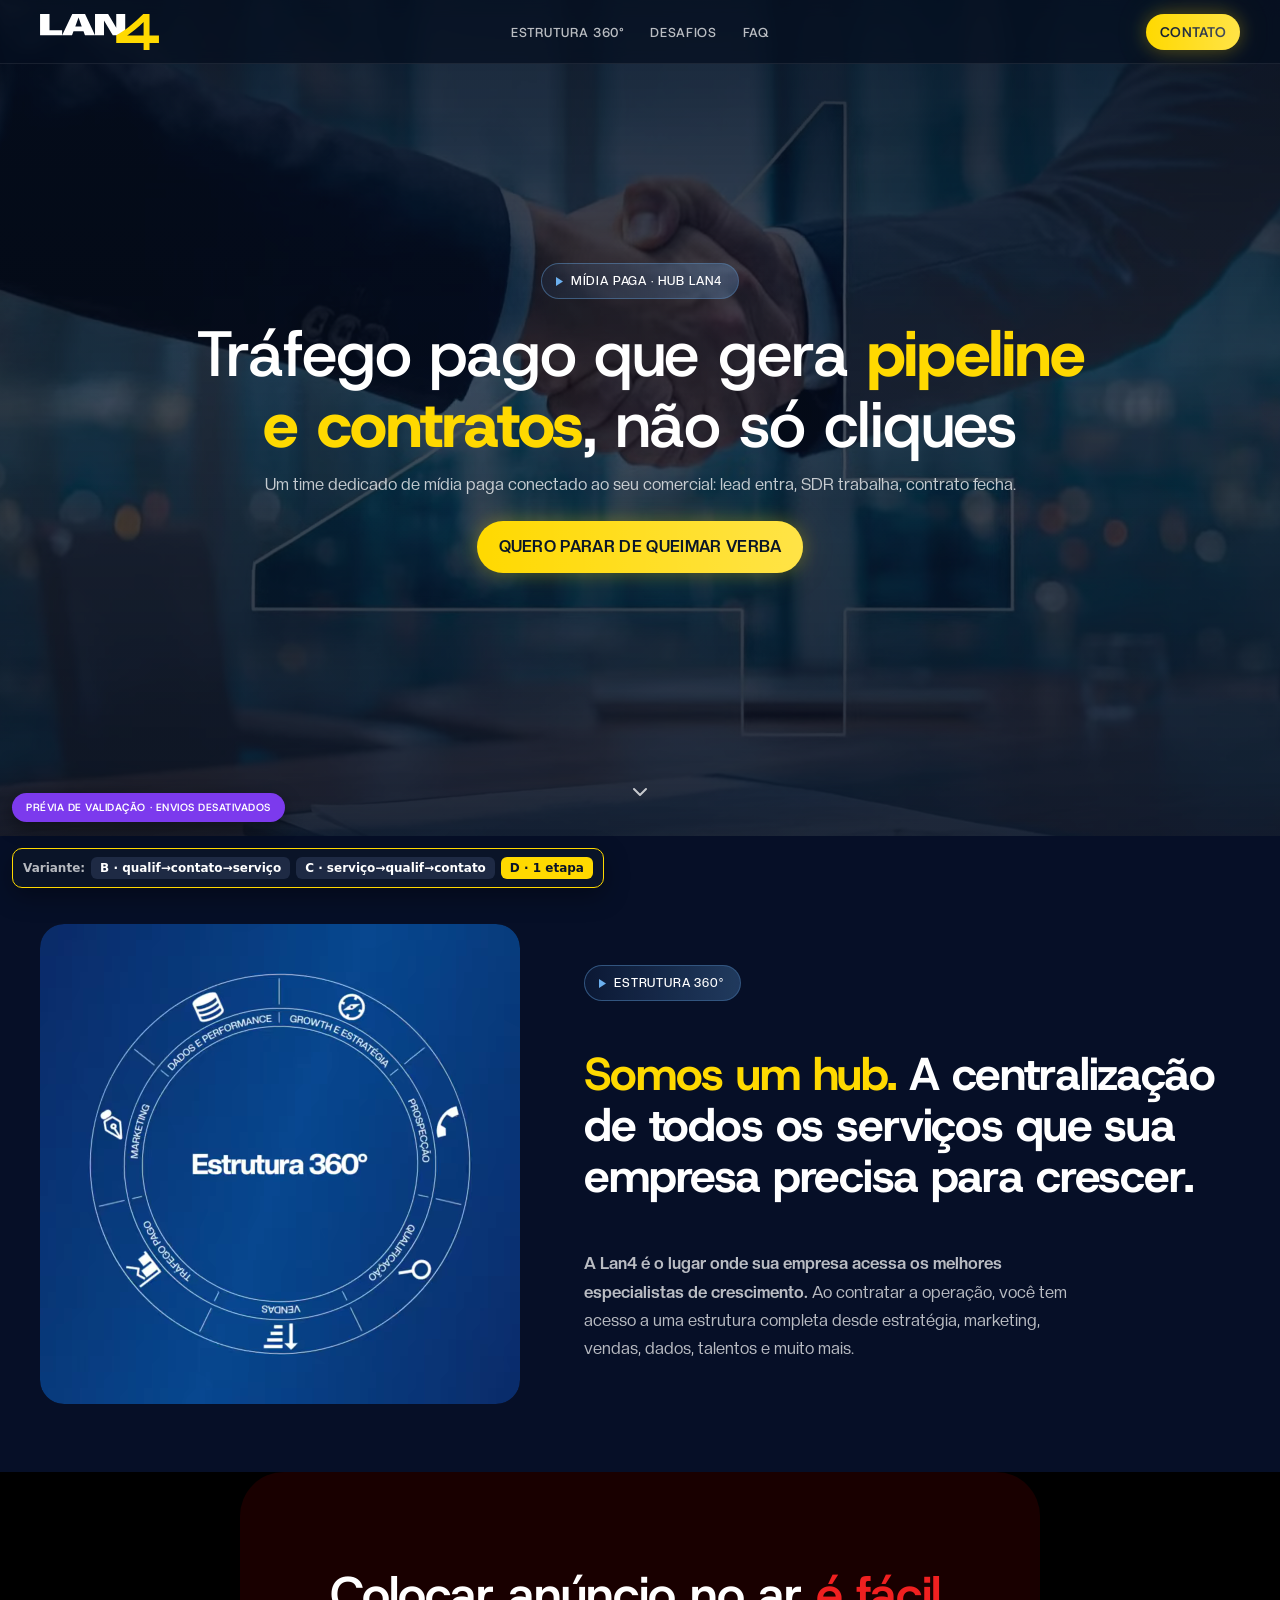
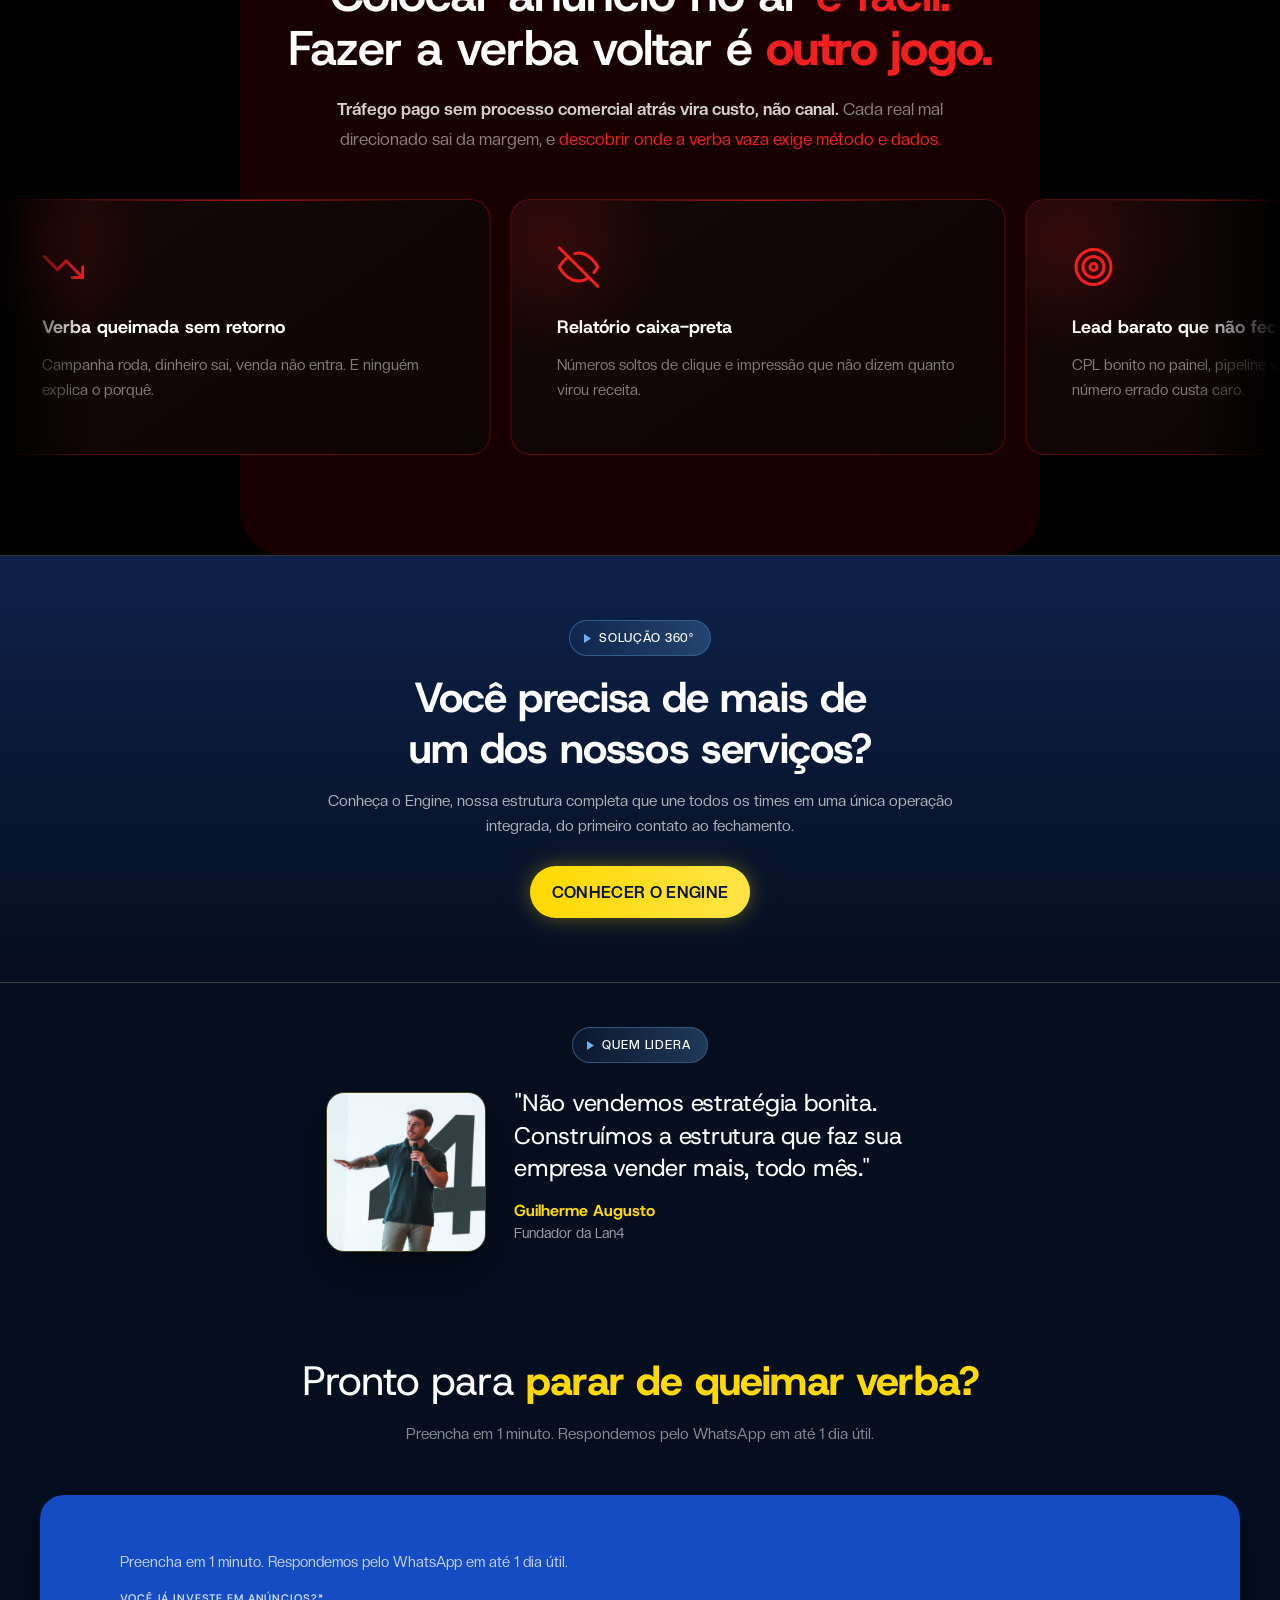
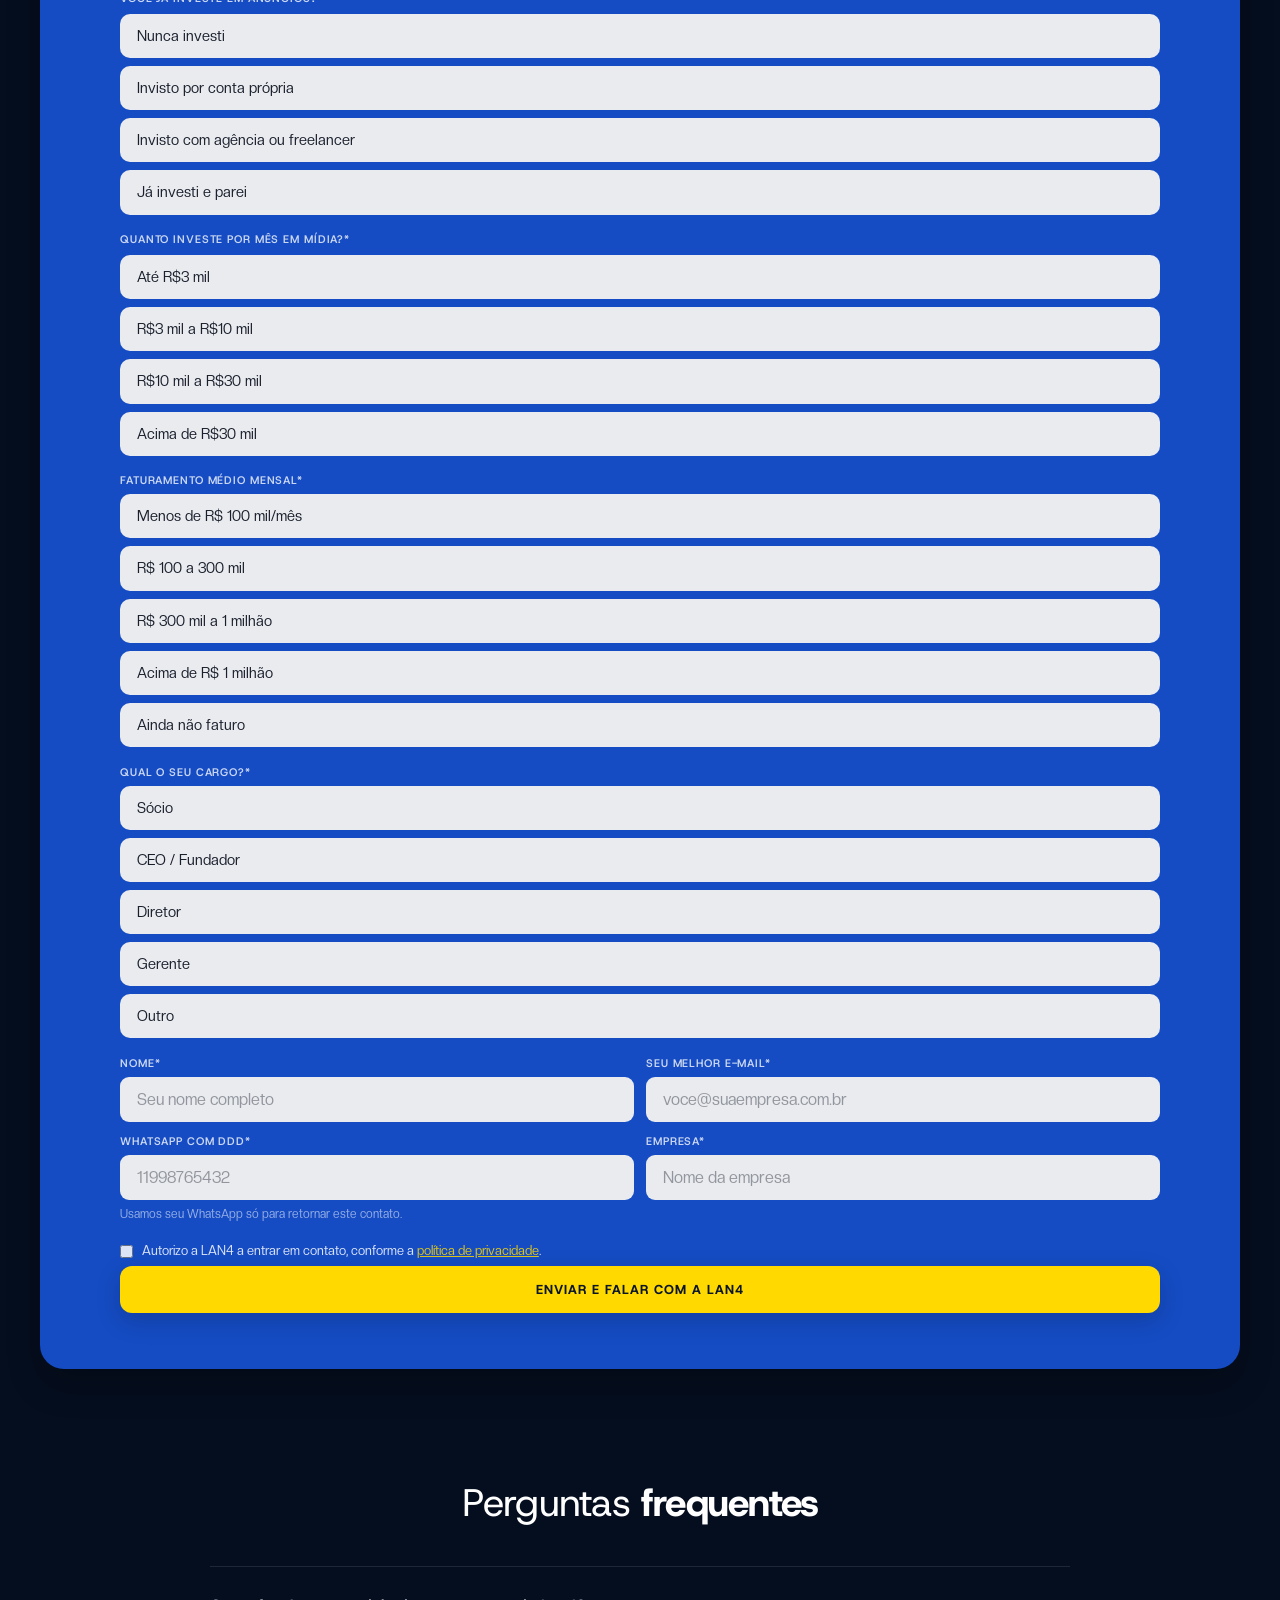
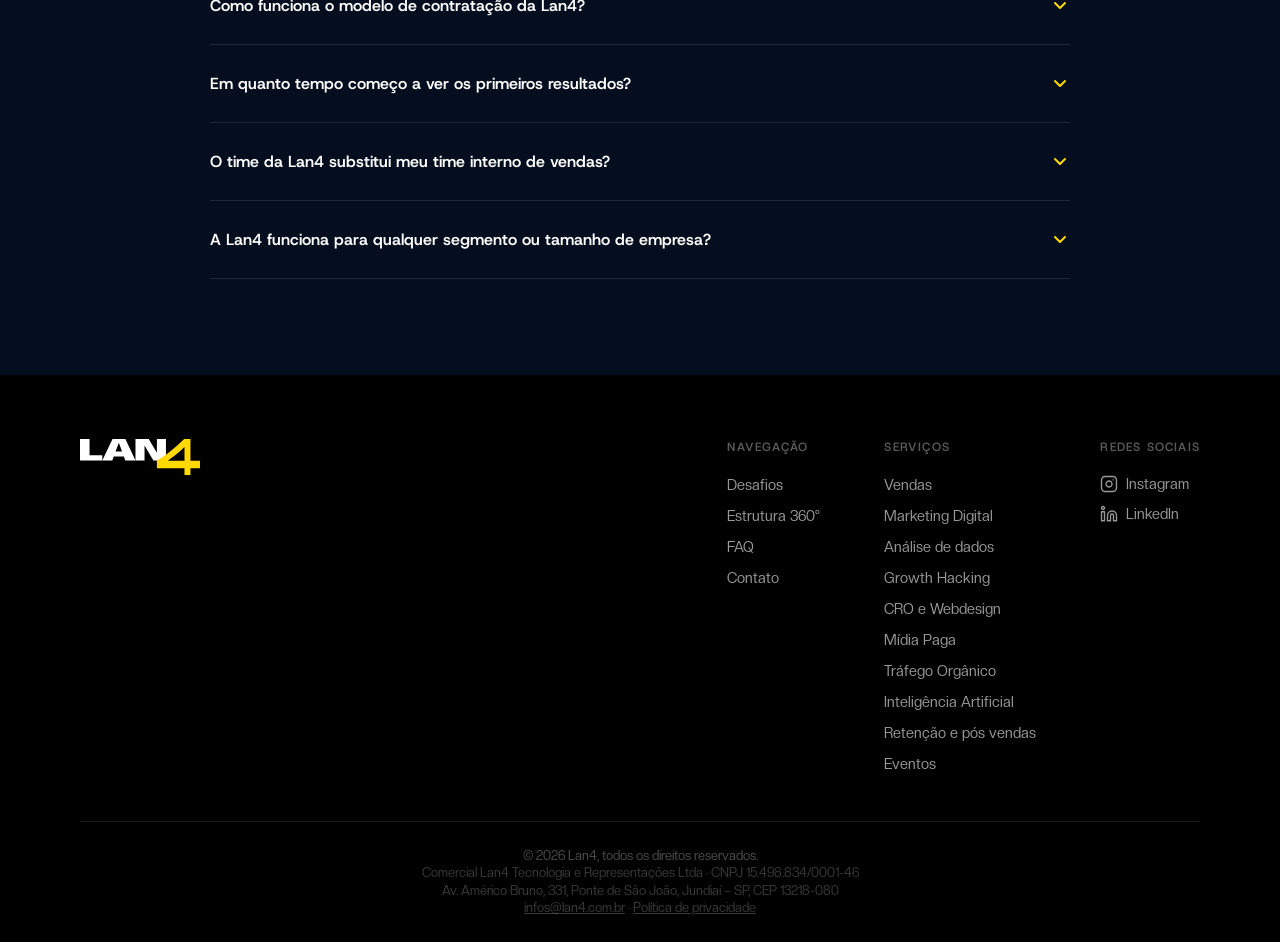
<file: s/midia-paga/index.html>
<!DOCTYPE html>
<html lang="pt-BR" data-domain="marketing" data-theme="dark">
<head>
  <meta charset="UTF-8" />
  <meta name="viewport" content="width=device-width, initial-scale=1.0, maximum-scale=5" />

  <!-- Modo prévia: fora de lan4.com.br (ex.: GitHub Pages) o GTM não carrega
       e o main.js não envia conversões ao RD — nenhum teste polui GA4/Ads/RD. -->
  <script>window.LAN4_PREVIEW = !/(^|\.)lan4\.com\.br$/.test(location.hostname);
  if (window.LAN4_PREVIEW) { var m = document.createElement('meta'); m.name = 'robots'; m.content = 'noindex,nofollow'; document.head.appendChild(m); }
  /* seletor visível A|B — só no preview (GitHub Pages); em produção fica false */
  window.LAN4_AB_PREVIEW = window.LAN4_PREVIEW;</script>

  <!-- Google Tag Manager -->
  <script>if (!window.LAN4_PREVIEW) (function(w,d,s,l,i){w[l]=w[l]||[];w[l].push({'gtm.start':
  new Date().getTime(),event:'gtm.js'});var f=d.getElementsByTagName(s)[0],
  j=d.createElement(s),dl=l!='dataLayer'?'&l='+l:'';j.async=true;j.src=
  'https://www.googletagmanager.com/gtm.js?id='+i+dl;f.parentNode.insertBefore(j,f);
  })(window,document,'script','dataLayer','GTM-KK94LW4M');</script>
  <!-- End Google Tag Manager -->

  <title>Gestão de Tráfego Pago para Empresas B2B | LAN4</title>
  <meta name="description" content="Google e Meta Ads com foco em pipeline e receita, integrados ao comercial. Fale com a gente e pare de queimar verba.">
  <!-- Página de destino de mídia paga: nunca indexar (evita conteúdo duplicado com a home) -->
  <meta name="robots" content="noindex,nofollow">
  <!-- Serviço desta página: alimenta cf_servico_de_interesse no RD mesmo sem UTM -->
  <script>window.LAN4_SERVICO_PAGINA = 'Mídia Paga';</script>

  <!-- Open Graph -->
  <meta property="og:type" content="website">
  <meta property="og:url" content="https://lan4.com.br/s/midia-paga/">
  <meta property="og:title" content="Gestão de Tráfego Pago para Empresas B2B | LAN4">
  <meta property="og:description" content="Google e Meta Ads com foco em pipeline e receita, integrados ao comercial. Fale com a gente e pare de queimar verba.">
  <meta property="og:locale" content="pt_BR">
  <meta property="og:site_name" content="LAN4">

  <!-- Twitter Card -->
  <meta name="twitter:card" content="summary_large_image">
  <meta name="twitter:title" content="LAN4 | Hub de Crescimento de Receita B2B">
  <meta name="twitter:description" content="Time de vendas dedicado, demanda, dados e estratégia num único ecossistema.">

  <link rel="icon" type="image/svg+xml" href="../../img/4.svg" />

  <!-- Fontes (Google Fonts como fallback para Suisse + JetBrains Mono) -->
  <link rel="preconnect" href="https://fonts.googleapis.com" />
  <link rel="preconnect" href="https://fonts.gstatic.com" crossorigin />
  <link href="https://fonts.googleapis.com/css2?family=Host+Grotesk:ital,wght@0,300..800;1,300..800&family=Inter:wght@400;500;600&family=JetBrains+Mono:wght@400;500&display=swap" rel="stylesheet" />

  <!-- Design tokens extraídos de liveblocks.io -->
  <link rel="stylesheet" href="../../css/tokens.css" />

  <!-- Componentes: Navbar + Hero -->
  <link rel="stylesheet" href="../../css/components.css?v=20260902b" />
  <link rel="stylesheet" href="../../form-ab.css?v=20260902b" />

  <!-- Schema.org — Organization (desambiguação de entidade) -->
  <script type="application/ld+json">
  {
    "@context": "https://schema.org",
    "@type": "Organization",
    "@id": "https://lan4.com.br/#organization",
    "name": "LAN4",
    "legalName": "Comercial Lan4 Tecnologia e Representações Ltda",
    "url": "https://lan4.com.br/",
    "logo": "https://lan4.com.br/img/4.svg",
    "description": "Hub de crescimento de receita para empresas B2B: time de vendas dedicado (SDRs e closers), geração de demanda, dados e camada estratégica num único ecossistema.",
    "taxID": "15.498.834/0001-46",
    "email": "infos@lan4.com.br",
    "foundingDate": "2012-03-21",
    "address": {
      "@type": "PostalAddress",
      "streetAddress": "Av. Américo Bruno, 331",
      "addressLocality": "Jundiaí",
      "addressRegion": "SP",
      "postalCode": "13218-080",
      "addressCountry": "BR"
    },
    "areaServed": "BR",
    "sameAs": [
      "https://www.instagram.com/lan4br/",
      "https://www.linkedin.com/company/lan4sales/"
    ],
    "knowsAbout": [
      "terceirização de vendas B2B",
      "geração de demanda B2B",
      "SDR terceirizado",
      "receita previsível",
      "agentes de IA para vendas"
    ]
  }
  </script>

  <!-- Schema.org — FAQPage (espelha o FAQ visível da página) -->
  <script type="application/ld+json">
  {
    "@context": "https://schema.org",
    "@type": "FAQPage",
    "mainEntity": [
      {
        "@type": "Question",
        "name": "Como funciona o modelo de contratação da Lan4?",
        "acceptedAnswer": {
          "@type": "Answer",
          "text": "A Lan4 funciona como um hub: você contrata o Engine e tem acesso à estrutura completa, squad dedicada, tecnologia e processos, sempre personalizada pra sua operação. Sem CLT, sem encargos, sem ramp-up de seis meses. A equipe já entra treinada e integrada ao seu processo desde o primeiro dia. Ou você pode contratar os serviços pontuais para cada necessidade dentro da sua operação."
        }
      },
      {
        "@type": "Question",
        "name": "Em quanto tempo começo a ver os primeiros resultados?",
        "acceptedAnswer": {
          "@type": "Answer",
          "text": "O onboarding leva em média duas semanas. A partir da terceira semana já há prospecção ativa rodando. Resultados concretos de pipeline aparecem entre 30 e 60 dias, dependendo do ciclo de venda do seu produto."
        }
      },
      {
        "@type": "Question",
        "name": "O time da Lan4 substitui meu time interno de vendas?",
        "acceptedAnswer": {
          "@type": "Answer",
          "text": "Pode complementar ou substituir, dependendo do momento da empresa. A maioria dos clientes usa a Lan4 como o braço executor enquanto o fundador cuida do produto e da estratégia. Em alguns casos montamos o time, treinamos e transferimos a operação para o cliente."
        }
      },
      {
        "@type": "Question",
        "name": "A Lan4 funciona para qualquer segmento ou tamanho de empresa?",
        "acceptedAnswer": {
          "@type": "Answer",
          "text": "Focamos em empresas B2B que já validaram o produto mas precisam escalar a aquisição. Atendemos SaaS, consultorias, serviços empresariais, indústria e varejo B2B desde startups em crescimento até empresas consolidadas que querem profissionalizar a operação."
        }
      }
    ]
  }
  </script>

  <style>
    .lf-consent{display:flex;gap:.55rem;align-items:flex-start;margin:.45rem 0 .2rem;font-size:.8rem;line-height:1.45;opacity:.85;cursor:pointer}
    .lf-consent input{margin-top:.2rem;flex:none;accent-color:#FFD900}
    .lf-consent a{color:#FFD900;text-decoration:underline}
    .footer-bottom p{margin:.15rem 0}
    .footer-legal{font-size:.8rem;opacity:.75}
    .footer-legal a{color:inherit;text-decoration:underline}
    /* ── Formulário multi-etapas (CRO) ─────────────────────────────── */
    .lf-wrap{scroll-margin-top:90px}
    .lf-step{display:none;border:0;padding:0;margin:0;min-width:0}
    .lf-step.is-active{display:block;animation:lfStepIn .28s ease}
    @keyframes lfStepIn{from{opacity:0;transform:translateX(14px)}to{opacity:1;transform:none}}
    @media (prefers-reduced-motion:reduce){.lf-step.is-active{animation:none}}
    .lf-progress{margin-bottom:1.5rem}
    .lf-progress-meta{display:flex;justify-content:space-between;align-items:baseline;gap:1rem;margin-bottom:.6rem;font-family:'Host Grotesk',sans-serif}
    .lf-progress-count{font-size:.72rem;letter-spacing:.08em;text-transform:uppercase;color:rgba(255,255,255,.6);white-space:nowrap}
    .lf-progress-count b{color:#FFD900}
    .lf-progress-title{font-size:.98rem;font-weight:700;color:#fff;text-align:right}
    .lf-progress-track{display:flex;gap:6px}
    .lf-progress-seg{flex:1;height:4px;border-radius:99px;background:rgba(255,255,255,.16);transition:background .3s ease}
    .lf-progress-seg.is-active{background:rgba(255,217,0,.55)}
    .lf-progress-seg.is-done{background:#FFD900}
    .lf-label{display:block;font-family:'Host Grotesk',sans-serif;font-size:11px;font-weight:600;letter-spacing:.08em;text-transform:uppercase;color:rgba(255,255,255,.78);margin-bottom:9px}
    .lf-options{display:grid;gap:8px}
    .lf-options--2col{grid-template-columns:1fr 1fr}
    @media (max-width:380px){.lf-options--2col{grid-template-columns:1fr}}
    .lf-opt{position:relative;display:block;cursor:pointer;margin-bottom:0}
    .lf-opt input{position:absolute;opacity:0;pointer-events:none}
    /* reseta o estilo herdado de .lf-group label (uppercase 11px) */
    .lf-group label.lf-opt{text-transform:none;letter-spacing:normal;font-family:'CreatoDisplay',sans-serif;font-size:14.5px;font-weight:400;color:inherit;margin-bottom:0;text-shadow:none}
    .lf-opt span{position:relative;display:flex;align-items:center;justify-content:center;text-align:center;min-height:48px;padding:10px 34px;border-radius:10px;background:#E9EBEF;color:#1a1f2c;font-family:'CreatoDisplay',sans-serif;font-size:14.5px;font-weight:400;line-height:1.25;border:1.5px solid transparent;transition:border-color .15s ease,background .15s ease,box-shadow .15s ease,transform .15s ease}
    .lf-opt input:checked+span{background:#FFD900;border-color:#FFD900;color:#0a1628;box-shadow:0 6px 18px rgba(255,217,0,.4);font-weight:700;transform:translateY(-1px)}
    .lf-opt input:checked+span::after{content:'✓';position:absolute;right:10px;top:50%;transform:translateY(-50%);display:flex;align-items:center;justify-content:center;width:18px;height:18px;border-radius:50%;background:#0a1628;color:#FFD900;font-size:10px;font-weight:800;line-height:1}
    .lf-opt input:focus-visible+span{border-color:#154CC4}
    .lf-opt:hover span{background:#dfe2e9}
    .lf-opt input:checked:hover+span{background:#FFD900}
    .lf-nav{display:flex;gap:10px;align-items:stretch;margin-top:.4rem}
    .lf-nav .lf-btn{flex:1;margin-top:0}
    .lf-back{flex:none;background:none;border:1px solid rgba(255,255,255,.25);color:rgba(255,255,255,.85);border-radius:10px;padding:9px 14px;font-family:'Host Grotesk',sans-serif;font-size:11px;font-weight:700;letter-spacing:.06em;text-transform:uppercase;cursor:pointer;transition:border-color .15s ease}
    .lf-back:hover{border-color:rgba(255,255,255,.5)}
    .lf-nav--back-only{justify-content:flex-start}
    .lf-nav--back-only .lf-back{flex:none}
    .lf-step-msg{display:none;align-items:flex-start;gap:9px;margin:0 0 .8rem;padding:12px 14px;border-radius:10px;font-size:13.5px;font-weight:600;line-height:1.5;background:#FFF0F0;border:1.5px solid #F02020;color:#B00E0E;animation:lfStepMsgIn .2s ease}
    .lf-step-msg::before{content:'!';flex:none;display:flex;align-items:center;justify-content:center;width:18px;height:18px;margin-top:1px;border-radius:50%;background:#F02020;color:#fff;font-size:12px;font-weight:800;font-family:'Host Grotesk',sans-serif}
    @keyframes lfStepMsgIn{from{opacity:0;transform:translateY(-4px)}to{opacity:1;transform:none}}
    @media (prefers-reduced-motion:reduce){.lf-step-msg{animation:none}}
    .lf-opt-nao-fatura span{opacity:.85}
    .lf-step-hint{margin:0 0 1.1rem;font-size:.92rem;line-height:1.5;color:rgba(255,255,255,.75)}
    .lf-field-hint{display:block;margin-top:6px;font-size:.74rem;line-height:1.4;color:rgba(255,255,255,.55)}
    form.is-sent .lf-step,form.is-sent .lf-progress{display:none}
    .lf-incentivo-banner{margin:0 0 1.1rem;padding:14px 16px;border-radius:10px;background:#FFD900;border:2px solid #FFD900;animation:lfIncentivoPulse 1.6s ease-in-out infinite}
    .lf-incentivo-badge{display:inline-block;font-family:'Host Grotesk',sans-serif;font-size:11px;font-weight:700;letter-spacing:.06em;text-transform:uppercase;color:#0A1428;margin-bottom:6px}
    .lf-incentivo-banner p{margin:0 0 .4rem;font-size:.86rem;line-height:1.5;color:#1a1a1a}
    .lf-incentivo-banner p:last-child{margin-bottom:0}
    .lf-incentivo-banner strong{color:#000;font-weight:700}
    .lf-incentivo-banner .lf-incentivo-alerta{color:#1a1a1a;font-size:.8rem}
    @keyframes lfIncentivoPulse{0%,100%{background:#FFD900;border-color:#FFD900;box-shadow:0 0 0 0 rgba(255,217,0,.5)}50%{background:#ffe680;border-color:#fff;box-shadow:0 0 0 6px rgba(255,217,0,.3)}}
    @media (prefers-reduced-motion:reduce){.lf-incentivo-banner{animation:none}}
    .lf-next-hint{display:flex;align-items:center;gap:8px;margin:1rem 0 1.1rem;padding:10px 14px;border-radius:10px;background:#FFD900;border:2px solid #FFD900;animation:lfIncentivoPulse 1.6s ease-in-out infinite}
    .lf-next-hint-icon{flex:none;display:flex;width:16px;height:16px;color:#0A1428}
    .lf-next-hint span:last-child{font-family:'Host Grotesk',sans-serif;font-size:12px;font-weight:700;letter-spacing:.02em;color:#0A1428}
    @media (prefers-reduced-motion:reduce){.lf-next-hint{animation:none}}
    .lf-select-group{margin-bottom:1rem}
    .lf-select-group label{display:block;margin-bottom:6px;font-family:'Host Grotesk',sans-serif;font-size:.82rem;font-weight:600;color:rgba(255,255,255,.85)}
    .lf-select{width:100%;padding:12px 14px;border-radius:10px;border:1px solid rgba(255,255,255,.2);background:rgba(255,255,255,.06);color:#fff;font-family:'Host Grotesk',sans-serif;font-size:.92rem;appearance:none;-webkit-appearance:none;background-image:url("data:image/svg+xml,%3Csvg xmlns='http://www.w3.org/2000/svg' viewBox='0 0 24 24' fill='none' stroke='%23ffffff' stroke-width='2'%3E%3Cpath d='M6 9l6 6 6-6'/%3E%3C/svg%3E");background-repeat:no-repeat;background-position:right 12px center;background-size:16px;cursor:pointer}
    .lf-select:focus{outline:none;border-color:#FFD900}
    .lf-select option{background:#0A1428;color:#fff}
    .lan4-preview-badge{position:fixed;bottom:78px;left:12px;z-index:999;background:#7c3aed;color:#fff;border-radius:999px;font:600 10.5px/1.4 'Host Grotesk',sans-serif;letter-spacing:.05em;text-transform:uppercase;padding:7px 14px;box-shadow:0 6px 18px rgba(0,0,0,.4);pointer-events:none}
    /* Sticky CTA — apenas mobile */
    .sticky-cta{position:fixed;left:0;right:0;bottom:0;z-index:80;display:none;align-items:center;justify-content:space-between;gap:.8rem;padding:.65rem 1rem;padding-bottom:calc(.65rem + env(safe-area-inset-bottom));background:rgba(7,14,29,.96);backdrop-filter:blur(8px);-webkit-backdrop-filter:blur(8px);border-top:1px solid rgba(255,217,0,.35);transform:translateY(110%);transition:transform .3s ease}
    .sticky-cta.is-visible{transform:translateY(0)}
    .sticky-cta-text{font-size:.78rem;line-height:1.3;color:#fff;opacity:.92}
    .sticky-cta-text strong{color:#FFD900;display:block;font-size:.88rem}
    .sticky-cta-btn{flex:none;background:#FFD900;color:#0A1428;font-weight:700;font-size:.88rem;padding:.7rem 1.15rem;border-radius:999px;text-decoration:none;white-space:nowrap}
    @media (max-width:768px){.sticky-cta{display:flex}}
  </style>
</head>

<body>

  <!-- Google Tag Manager (noscript) -->
  <noscript><iframe src="https://www.googletagmanager.com/ns.html?id=GTM-KK94LW4M"
  height="0" width="0" style="display:none;visibility:hidden"></iframe></noscript>
  <!-- End Google Tag Manager (noscript) -->

  <!-- ════════════════════════════════════════════════
       NAVBAR / HEADER
  ════════════════════════════════════════════════ -->
  <header class="header" role="banner">
    <div class="container">
      <div class="header-inner">

        <!-- Logo (SVG inline para animação de colapso) -->
        <a class="logo-link" href="#" aria-label="LAN4">
          <span class="logo-svg-wrap">
            <svg class="logo-svg" xmlns="http://www.w3.org/2000/svg" viewBox="0 0 824.39 249.66" aria-hidden="true" focusable="false">
              <!-- Letras LAN — somem na dobra 2 -->
              <g class="logo-lan">
                <path d="M65.49,0v112.53h87.52v35.51H0V0h65.49Z"/>
                <path d="M153.01,148.03L223.31,0h88.61l69.21,148.03h-69.91l-10.09-28h-69.29l-10.32,28h-68.51ZM288.95,86.28l-22.11-61.23-22.5,61.23h44.62Z"/>
                <path d="M590.55,148.03h-86.2l-60.99-103.31v103.31h-62.23V0h90.86l56.33,94.88V0h62.23v148.03Z"/>
              </g>
              <!-- Ícone 4 — sempre visível, desliza para a esquerda na dobra 2 -->
              <g class="logo-icon">
                <path d="M528.32,147.7c26.95-14.09,57.22-34.45,90.82-61.08,33.59-26.63,65.8-55.51,96.64-86.63h43.24v148.87s65.37,0,65.37,0v52.15h-65.37s0,48.64,0,48.64h-41.03v-48.64s-189.67,0-189.67,0v-53.32ZM657.55,108.69c-21.52,17.34-39.59,30.73-54.21,40.18h114.65s0-93.83,0-93.83c-18.77,18.42-38.92,36.3-60.44,53.65Z"/>
              </g>
            </svg>
          </span>
        </a>

        <!-- Desktop nav (absolutamente centralizado) -->
        <nav class="nav-center" aria-label="primary">
          <ul class="nav-links">
            <li><a class="nav-link" href="#estrutura">Estrutura 360°</a></li>
            <li><a class="nav-link" href="#o-que-resolvemos">Desafios</a></li>
            <li><a class="nav-link" href="#faq">FAQ</a></li>
          </ul>
        </nav>

        <!-- Right: CONTATO (desktop only) -->
        <div class="nav-ctas">
          <a class="btn btn-sm btn-solid btn-contato" href="#contato" data-cta="nav-contato" data-cta-location="navbar">Contato</a>
        </div>

        <!-- Hamburger (mobile only) -->
        <button class="menu-toggle" aria-label="Abrir menu" aria-expanded="false">
          <span class="menu-toggle-bars">
            <span></span>
            <span></span>
            <span></span>
          </span>
        </button>

      </div>
    </div>
  </header>

  <!-- ── Mobile panel — desliza de cima pra baixo ── -->
  <div class="mobile-panel" id="mobilePanel">
    <nav class="mobile-panel-nav">
      <ul class="mobile-panel-links">
        <li><a class="mobile-panel-link" href="#estrutura">Estrutura 360°</a></li>
        <li><a class="mobile-panel-link" href="#o-que-resolvemos">Desafios</a></li>
        <li><a class="mobile-panel-link" href="#faq">FAQ</a></li>
      </ul>
      <div class="mobile-panel-cta">
        <a class="btn btn-lg btn-solid" href="#contato" data-cta="menu-mobile-contato" data-cta-location="menu-mobile">Contato</a>
      </div>
    </nav>
  </div>

<!-- ════════════════════════════════════════════════
       MAIN / HERO
  ════════════════════════════════════════════════ -->
  <main>
    <div class="hero-pin">
      <div class="hero">
        <section class="hero-top">
          <video class="hero-video-bg is-active" autoplay muted loop playsinline preload="metadata" aria-hidden="true">
            <source src="../../video/Site%20video%20fundo%20lan4.webm" type="video/webm">
          </video>
          <div class="hero-video-overlay" aria-hidden="true"></div>
          <div class="container">

            <!-- Hero text content -->
            <div class="hero-content">

              <!-- Tagline badge -->
              <div class="hero-badge">
                <div class="hero-badge-inner">
                  <span class="badge-icon" aria-hidden="true">
                    <svg width="7" height="9" viewBox="0 0 7 9" fill="currentColor"><path d="M0 0L7 4.5L0 9Z"/></svg>
                  </span>
                  <p class="badge-text">Mídia Paga · Hub LAN4</p>
                </div>
              </div>

              <!-- H1 -->
              <h1 class="hero-h1 f-marketing-display-xl">
                Tráfego pago que gera <span class="destaque-h1">pipeline e contratos</span>, não só cliques
              </h1>

              <!-- H2 — complemento breve -->
              <p class="hero-h2">Um time dedicado de mídia paga conectado ao seu comercial: lead entra, SDR trabalha, contrato fecha.</p>

              <!-- CTA principal -->
              <div class="hero-ctas">
                <a class="btn btn-lg btn-solid" href="#contato" data-cta="hero-diagnostico-midia" data-cta-location="hero" data-pointer-glow>
                  <span class="label" style="text-transform:uppercase">Quero parar de queimar verba</span>
                  <div class="pointer-glow" aria-hidden="true"></div>
                </a>
              </div>
            </div>

          </div><!-- /.container -->

          <!-- Indicador de scroll -->
          <a class="hero-scroll-indicator" href="#estrutura" aria-label="Rolar para baixo">
            <svg width="24" height="24" viewBox="0 0 24 24" fill="none" stroke="currentColor" stroke-width="2" stroke-linecap="round" stroke-linejoin="round"><polyline points="6 9 12 15 18 9"/></svg>
          </a>
        </section>
      </div><!-- /.hero -->
    </div><!-- /.hero-pin -->

    <!-- ════════════════════════════════════════════════
         ESTRUTURA 360° — Mandala de times
    ════════════════════════════════════════════════ -->
    <section class="mandala-section" id="estrutura">
      <div class="container">
        <div class="mandala-grid">

          <!-- Mandala vídeo — cartão arredondado -->
          <div class="mandala-video-wrap reveal">
            <video class="mandala-video" muted loop playsinline preload="none" data-lazy-autoplay aria-hidden="true">
              <source data-src="../../video/Mandala%20final%20fundo%20azul.webm" type="video/webm">
            </video>
          </div>

          <div class="mandala-content">
            <div class="mandala-text-block reveal" style="--reveal-delay:.08s">
              <div class="hero-badge mandala-eyebrow">
                <div class="hero-badge-inner">
                  <span class="badge-icon" aria-hidden="true">
                    <svg width="7" height="9" viewBox="0 0 7 9" fill="currentColor"><path d="M0 0L7 4.5L0 9Z"/></svg>
                  </span>
                  <p class="badge-text">Estrutura 360°</p>
                </div>
              </div>
            </div>
            <div class="mandala-text-block reveal" style="--reveal-delay:.16s">
              <h2 class="mandala-title"><span class="mandala-accent">Somos um hub.</span> A centralização de todos os serviços que sua empresa precisa para crescer.</h2>
            </div>
            <div class="mandala-text-block reveal" style="--reveal-delay:.24s">
              <p class="mandala-sub"><strong>A Lan4 é o lugar onde sua empresa acessa os melhores especialistas de crescimento.</strong> Ao contratar a operação, você tem acesso a uma estrutura completa desde estratégia, marketing, vendas, dados, talentos e muito mais.</p>
            </div>
          </div>

        </div>
      </div>
    </section>

    <!-- ════════════════════════════════════════════════
         SERVIÇOS — Popups
    ════════════════════════════════════════════════ -->

    <!-- Popup: Vendas -->
    <div class="servico-popup" id="popup-vendas" role="dialog" aria-modal="true" aria-label="Vendas" aria-hidden="true">
      <div class="servico-popup-card">
        <button class="servico-popup-close" aria-label="Fechar">
          <svg width="16" height="16" viewBox="0 0 16 16" fill="currentColor"><path d="M12.7 4.7L11.3 3.3 8 6.6 4.7 3.3 3.3 4.7 6.6 8 3.3 11.3 4.7 12.7 8 9.4l3.3 3.3 1.4-1.4L9.4 8z"/></svg>
        </button>
        <div class="servico-popup-media servico-popup-media--img" data-bg="../../img/servicos/Vendas.webp"></div>
        <div class="servico-popup-copy">
          <div class="servico-popup-badge">
            <span class="servico-popup-badge-icon" aria-hidden="true">
              <svg viewBox="0 0 24 24" fill="none" stroke="currentColor" stroke-width="1.75" stroke-linecap="round" stroke-linejoin="round"><line x1="18" y1="20" x2="18" y2="10"/><line x1="12" y1="20" x2="12" y2="4"/><line x1="6" y1="20" x2="6" y2="14"/></svg>
            </span>
            <span>Vendas</span>
          </div>
          <p>Montamos e operamos um time completo de SDRs e closers dedicados à sua empresa. Da prospecção ativa ao fechamento, com cadências personalizadas, scripts testados e gestão de pipeline em tempo real. Você tem uma operação de vendas de alta performance sem o custo e o risco de contratar, treinar e reter profissionais internamente.</p>
        </div>
      </div>
    </div>

    <!-- Popup: Análise de dados -->
    <div class="servico-popup" id="popup-dados" role="dialog" aria-modal="true" aria-label="Análise de dados" aria-hidden="true">
      <div class="servico-popup-card">
        <button class="servico-popup-close" aria-label="Fechar">
          <svg width="16" height="16" viewBox="0 0 16 16" fill="currentColor"><path d="M12.7 4.7L11.3 3.3 8 6.6 4.7 3.3 3.3 4.7 6.6 8 3.3 11.3 4.7 12.7 8 9.4l3.3 3.3 1.4-1.4L9.4 8z"/></svg>
        </button>
        <div class="servico-popup-media servico-popup-media--img" data-bg="../../img/servicos/analise-de-dados.webp"></div>
        <div class="servico-popup-copy">
          <div class="servico-popup-badge">
            <span class="servico-popup-badge-icon" aria-hidden="true">
              <svg viewBox="0 0 24 24" fill="none" stroke="currentColor" stroke-width="1.75" stroke-linecap="round" stroke-linejoin="round"><path d="M21.21 15.89A10 10 0 1 1 8 2.83"/><path d="M22 12A10 10 0 0 0 12 2v10z"/></svg>
            </span>
            <span>Análise de dados</span>
          </div>
          <p><strong>Você para de tomar decisões no escuro e passa a operar com precisão cirúrgica.</strong> Trazemos clareza para sua operação através de dados para que você entenda de fato onde estão as suas travas e desafios de crescimento.</p>
        </div>
      </div>
    </div>

    <!-- Popup: Marketing Digital -->
    <div class="servico-popup" id="popup-marketing" role="dialog" aria-modal="true" aria-label="Marketing Digital" aria-hidden="true">
      <div class="servico-popup-card">
        <button class="servico-popup-close" aria-label="Fechar">
          <svg width="16" height="16" viewBox="0 0 16 16" fill="currentColor"><path d="M12.7 4.7L11.3 3.3 8 6.6 4.7 3.3 3.3 4.7 6.6 8 3.3 11.3 4.7 12.7 8 9.4l3.3 3.3 1.4-1.4L9.4 8z"/></svg>
        </button>
        <div class="servico-popup-media servico-popup-media--img" data-bg="../../img/servicos/marketing-digital.webp"></div>
        <div class="servico-popup-copy">
          <div class="servico-popup-badge">
            <span class="servico-popup-badge-icon" aria-hidden="true">
              <svg viewBox="0 0 24 24" fill="none" stroke="currentColor" stroke-width="1.75" stroke-linecap="round" stroke-linejoin="round"><line x1="22" y1="2" x2="11" y2="13"/><polygon points="22 2 15 22 11 13 2 9 22 2"/></svg>
            </span>
            <span>Marketing Digital</span>
          </div>
          <p>Executamos estratégias de geração de demanda integradas à sua operação de vendas: conteúdo, tráfego pago, email marketing e automações que entregam leads qualificados prontos para fechar. <strong>Marketing e vendas alinhados pelo mesmo time, com o mesmo objetivo: crescimento de receita.</strong></p>
        </div>
      </div>
    </div>

    <!-- Popup: Growth Hacking -->
    <div class="servico-popup" id="popup-growth" role="dialog" aria-modal="true" aria-label="Growth Hacking" aria-hidden="true">
      <div class="servico-popup-card">
        <button class="servico-popup-close" aria-label="Fechar">
          <svg width="16" height="16" viewBox="0 0 16 16" fill="currentColor"><path d="M12.7 4.7L11.3 3.3 8 6.6 4.7 3.3 3.3 4.7 6.6 8 3.3 11.3 4.7 12.7 8 9.4l3.3 3.3 1.4-1.4L9.4 8z"/></svg>
        </button>
        <div class="servico-popup-media servico-popup-media--img" data-bg="../../img/servicos/growth.webp"></div>
        <div class="servico-popup-copy">
          <div class="servico-popup-badge">
            <span class="servico-popup-badge-icon" aria-hidden="true">
              <svg viewBox="0 0 24 24" fill="none" stroke="currentColor" stroke-width="1.75" stroke-linecap="round" stroke-linejoin="round"><polyline points="22 7 13.5 15.5 8.5 10.5 2 17"/><polyline points="16 7 22 7 22 13"/></svg>
            </span>
            <span>Growth Hacking</span>
          </div>
          <p><strong>Rodamos experimentos no seu produto e na experiência do seu cliente até encontrar o que está travando o crescimento e corrigimos.</strong> Hipóteses, testes A/B e iteração rápida para destravar resultado exatamente onde ele está parado.</p>
        </div>
      </div>
    </div>

    <!-- Popup: Mídia Paga -->
    <div class="servico-popup" id="popup-midia-paga" role="dialog" aria-modal="true" aria-label="Mídia Paga" aria-hidden="true">
      <div class="servico-popup-card">
        <button class="servico-popup-close" aria-label="Fechar">
          <svg width="16" height="16" viewBox="0 0 16 16" fill="currentColor"><path d="M12.7 4.7L11.3 3.3 8 6.6 4.7 3.3 3.3 4.7 6.6 8 3.3 11.3 4.7 12.7 8 9.4l3.3 3.3 1.4-1.4L9.4 8z"/></svg>
        </button>
        <div class="servico-popup-media servico-popup-media--img" data-bg="../../img/servicos/midia-paga.webp"></div>
        <div class="servico-popup-copy">
          <div class="servico-popup-badge">
            <span class="servico-popup-badge-icon" aria-hidden="true">
              <svg viewBox="0 0 24 24" fill="none" stroke="currentColor" stroke-width="1.75" stroke-linecap="round" stroke-linejoin="round"><path d="m3 11 18-5v12L3 14v-3z"/><path d="M11.6 16.8a3 3 0 1 1-5.8-1.6"/></svg>
            </span>
            <span>Mídia Paga</span>
          </div>
          <p><strong>Assumimos a gestão completa dos seus anúncios, do criativo à entrega de leads qualificados.</strong> Planejamento de mídia, testes de criativo e otimização constante de campanhas para reduzir custo de aquisição e aumentar volume de leads prontos para vendas.</p>
        </div>
      </div>
    </div>

    <!-- Popup: Tráfego Orgânico -->
    <div class="servico-popup" id="popup-trafego-organico" role="dialog" aria-modal="true" aria-label="Tráfego Orgânico" aria-hidden="true">
      <div class="servico-popup-card">
        <button class="servico-popup-close" aria-label="Fechar">
          <svg width="16" height="16" viewBox="0 0 16 16" fill="currentColor"><path d="M12.7 4.7L11.3 3.3 8 6.6 4.7 3.3 3.3 4.7 6.6 8 3.3 11.3 4.7 12.7 8 9.4l3.3 3.3 1.4-1.4L9.4 8z"/></svg>
        </button>
        <div class="servico-popup-media servico-popup-media--img" data-bg="../../img/servicos/trafego-organico.webp"></div>
        <div class="servico-popup-copy">
          <div class="servico-popup-badge">
            <span class="servico-popup-badge-icon" aria-hidden="true">
              <svg viewBox="0 0 24 24" fill="none" stroke="currentColor" stroke-width="1.75" stroke-linecap="round" stroke-linejoin="round"><path d="M11 20A7 7 0 0 1 9.8 6.1C15.5 5 17 4.48 19 2c1 2 2 4.18 2 8 0 5.5-4.78 10-10 10Z"/><path d="M2 21c0-3 1.85-5.36 5.08-6C9.5 14.52 12 13 13 12"/></svg>
            </span>
            <span>Tráfego Orgânico</span>
          </div>
          <p><strong>Construímos a presença orgânica que faz seu negócio ser encontrado sem depender de anúncio.</strong> SEO, conteúdo relevante e estratégia de audiência consistente para gerar demanda de forma sustentável e com custo decrescente ao longo do tempo.</p>
        </div>
      </div>
    </div>

    <!-- Popup: CRO e Webdesign -->
    <div class="servico-popup" id="popup-cro" role="dialog" aria-modal="true" aria-label="CRO e Webdesign" aria-hidden="true">
      <div class="servico-popup-card">
        <button class="servico-popup-close" aria-label="Fechar">
          <svg width="16" height="16" viewBox="0 0 16 16" fill="currentColor"><path d="M12.7 4.7L11.3 3.3 8 6.6 4.7 3.3 3.3 4.7 6.6 8 3.3 11.3 4.7 12.7 8 9.4l3.3 3.3 1.4-1.4L9.4 8z"/></svg>
        </button>
        <div class="servico-popup-media servico-popup-media--img" data-bg="../../img/servicos/CRO.webp"></div>
        <div class="servico-popup-copy">
          <div class="servico-popup-badge">
            <span class="servico-popup-badge-icon" aria-hidden="true">
              <svg viewBox="0 0 24 24" fill="none" stroke="currentColor" stroke-width="1.75" stroke-linecap="round" stroke-linejoin="round"><polygon points="22 3 2 3 10 12.46 10 19 14 21 14 12.46 22 3"/></svg>
            </span>
            <span>CRO e Webdesign</span>
          </div>
          <p><strong>Otimização de cada etapa da sua página ou site e do seu funil, com testes e ajustes constantes visando alcançar a ação que você espera para o visitante.</strong> Copy, UX e fluxo de conversão revisados continuamente para que cada real investido em tráfego gere mais receita, sem precisar aumentar o volume.</p>
        </div>
      </div>
    </div>

    <!-- Popup: Inteligência Artificial -->
    <div class="servico-popup" id="popup-ia" role="dialog" aria-modal="true" aria-label="Inteligência Artificial" aria-hidden="true">
      <div class="servico-popup-card">
        <button class="servico-popup-close" aria-label="Fechar">
          <svg width="16" height="16" viewBox="0 0 16 16" fill="currentColor"><path d="M12.7 4.7L11.3 3.3 8 6.6 4.7 3.3 3.3 4.7 6.6 8 3.3 11.3 4.7 12.7 8 9.4l3.3 3.3 1.4-1.4L9.4 8z"/></svg>
        </button>
        <div class="servico-popup-media servico-popup-media--img" data-bg="../../img/servicos/inteligencia-artificial.webp"></div>
        <div class="servico-popup-copy">
          <div class="servico-popup-badge">
            <span class="servico-popup-badge-icon" aria-hidden="true">
              <svg viewBox="0 0 24 24" fill="none" stroke="currentColor" stroke-width="1.75" stroke-linecap="round" stroke-linejoin="round"><rect x="4" y="4" width="16" height="16" rx="2"/><rect x="9" y="9" width="6" height="6"/><line x1="9" y1="1" x2="9" y2="4"/><line x1="15" y1="1" x2="15" y2="4"/><line x1="9" y1="20" x2="9" y2="23"/><line x1="15" y1="20" x2="15" y2="23"/><line x1="20" y1="9" x2="23" y2="9"/><line x1="20" y1="14" x2="23" y2="14"/><line x1="1" y1="9" x2="4" y2="9"/><line x1="1" y1="14" x2="4" y2="14"/></svg>
            </span>
            <span>Inteligência Artificial</span>
          </div>
          <p><strong>Desenvolvemos agentes e soluções com inteligência artificial (IA) para eliminar gargalos e aumentar a eficiência, velocidade e escala.</strong> Identificamos o problema e construímos a automação correta, com IA aplicada exatamente onde gera resultado real pro seu negócio: processos mais eficientes, custo operacional menor e ganho que você vê no caixa, não só no relatório.</p>
        </div>
      </div>
    </div>

    <!-- Popup: Retenção e pós vendas -->
    <div class="servico-popup" id="popup-retencao" role="dialog" aria-modal="true" aria-label="Retenção e pós vendas" aria-hidden="true">
      <div class="servico-popup-card">
        <button class="servico-popup-close" aria-label="Fechar">
          <svg width="16" height="16" viewBox="0 0 16 16" fill="currentColor"><path d="M12.7 4.7L11.3 3.3 8 6.6 4.7 3.3 3.3 4.7 6.6 8 3.3 11.3 4.7 12.7 8 9.4l3.3 3.3 1.4-1.4L9.4 8z"/></svg>
        </button>
        <div class="servico-popup-media servico-popup-media--img" data-bg="../../img/servicos/pos-vendas.webp"></div>
        <div class="servico-popup-copy">
          <div class="servico-popup-badge">
            <span class="servico-popup-badge-icon" aria-hidden="true">
              <svg viewBox="0 0 24 24" fill="none" stroke="currentColor" stroke-width="1.75" stroke-linecap="round" stroke-linejoin="round"><polyline points="17 1 21 5 17 9"/><path d="M3 11V9a4 4 0 0 1 4-4h14"/><polyline points="7 23 3 19 7 15"/><path d="M21 13v2a4 4 0 0 1-4 4H3"/></svg>
            </span>
            <span>Retenção e pós vendas</span>
          </div>
          <p><strong>Estruturamos o relacionamento pós-venda para que seu cliente volte a comprar e a indicar.</strong> Cadências de recompra, acompanhamento de satisfação e ações de fidelização que transformam cliente em receita recorrente.</p>
        </div>
      </div>
    </div>

    <!-- Popup: Eventos -->
    <div class="servico-popup" id="popup-eventos" role="dialog" aria-modal="true" aria-label="Eventos" aria-hidden="true">
      <div class="servico-popup-card">
        <button class="servico-popup-close" aria-label="Fechar">
          <svg width="16" height="16" viewBox="0 0 16 16" fill="currentColor"><path d="M12.7 4.7L11.3 3.3 8 6.6 4.7 3.3 3.3 4.7 6.6 8 3.3 11.3 4.7 12.7 8 9.4l3.3 3.3 1.4-1.4L9.4 8z"/></svg>
        </button>
        <div class="servico-popup-media servico-popup-media--img" data-bg="../../img/servicos/eventos.webp"></div>
        <div class="servico-popup-copy">
          <div class="servico-popup-badge">
            <span class="servico-popup-badge-icon" aria-hidden="true">
              <svg viewBox="0 0 24 24" fill="none" stroke="currentColor" stroke-width="1.75" stroke-linecap="round" stroke-linejoin="round"><rect x="3" y="4" width="18" height="18" rx="2" ry="2"/><line x1="16" y1="2" x2="16" y2="6"/><line x1="8" y1="2" x2="8" y2="6"/><line x1="3" y1="10" x2="21" y2="10"/></svg>
            </span>
            <span>Eventos</span>
          </div>
          <p><strong>Planejamos e executamos eventos corporativos de ponta a ponta,</strong> planejamento, logística, infraestrutura e catering, com rede de fornecedores que reduz custo e gestão de risco pra qualquer imprevisto. Resultado mensurado ao final, não apenas presença de marca.</p>
        </div>
      </div>
    </div>

    <!-- ════════════════════════════════════════════════
         O QUE RESOLVEMOS — Problemas dos clientes
    ════════════════════════════════════════════════ -->
    <section class="problems-section" id="o-que-resolvemos">

      <div class="problems-section-bg" aria-hidden="true"></div>

      <div class="container">
        <header class="problems-header reveal">
          <h2 class="problems-title">
            Colocar anúncio no ar <span class="prob-accent">é fácil.</span><br>
            Fazer a verba voltar é <span class="prob-accent prob-heavy">outro jogo.</span>
          </h2>
          <p class="problems-sub">
            <strong>Tráfego pago sem processo comercial atrás vira custo, não canal.</strong>
            Cada real mal direcionado sai da margem, e
            <span class="prob-accent">descobrir onde a verba vaza exige método e dados.</span>
          </p>
        </header>
      </div>

      <!-- Carrossel infinito -->
      <div class="problems-track-wrap reveal" style="--reveal-delay:.18s">
        <div class="problems-track">

          <!-- ── Conjunto original ── -->
          <article class="prob-card">
            <span class="prob-card-icon">
              <svg viewBox="0 0 24 24" fill="none" stroke="currentColor" stroke-width="1.75" stroke-linecap="round" stroke-linejoin="round">
                <polyline points="23 18 13.5 8.5 8.5 13.5 1 6"/><polyline points="17 18 23 18 23 12"/>
              </svg>
            </span>
            <h3 class="prob-card-title">Verba queimada sem retorno</h3>
            <p class="prob-card-text">Campanha roda, dinheiro sai, venda não entra. E ninguém explica o porquê.</p>
          </article>

          <article class="prob-card">
            <span class="prob-card-icon">
              <svg viewBox="0 0 24 24" fill="none" stroke="currentColor" stroke-width="1.75" stroke-linecap="round" stroke-linejoin="round">
                <path d="M17.94 17.94A10.07 10.07 0 0 1 12 20c-7 0-11-8-11-8a18.45 18.45 0 0 1 5.06-5.94"/><path d="M9.9 4.24A9.12 9.12 0 0 1 12 4c7 0 11 8 11 8a18.5 18.5 0 0 1-2.16 3.19"/><line x1="1" y1="1" x2="23" y2="23"/>
              </svg>
            </span>
            <h3 class="prob-card-title">Relatório caixa-preta</h3>
            <p class="prob-card-text">Números soltos de clique e impressão que não dizem quanto virou receita.</p>
          </article>

          <article class="prob-card">
            <span class="prob-card-icon">
              <svg viewBox="0 0 24 24" fill="none" stroke="currentColor" stroke-width="1.75" stroke-linecap="round" stroke-linejoin="round">
                <circle cx="12" cy="12" r="10"/><circle cx="12" cy="12" r="6"/><circle cx="12" cy="12" r="2"/>
              </svg>
            </span>
            <h3 class="prob-card-title">Lead barato que não fecha</h3>
            <p class="prob-card-text">CPL bonito no painel, pipeline vazio no CRM. Otimizar pelo número errado custa caro.</p>
          </article>

          <article class="prob-card">
            <span class="prob-card-icon">
              <svg viewBox="0 0 24 24" fill="none" stroke="currentColor" stroke-width="1.75" stroke-linecap="round" stroke-linejoin="round">
                <path d="M10 13a5 5 0 0 0 7.54.54l3-3a5 5 0 0 0-7.07-7.07l-1.72 1.71"/><path d="M14 11a5 5 0 0 0-7.54-.54l-3 3a5 5 0 0 0 7.07 7.07l1.71-1.71"/><line x1="2" y1="2" x2="22" y2="22"/>
              </svg>
            </span>
            <h3 class="prob-card-title">Agência entrega clique e some</h3>
            <p class="prob-card-text">Gera o lead e vai embora. Quem responde pela venda é você.</p>
          </article>

          <article class="prob-card">
            <span class="prob-card-icon">
              <svg viewBox="0 0 24 24" fill="none" stroke="currentColor" stroke-width="1.75" stroke-linecap="round" stroke-linejoin="round">
                <polyline points="23 6 13.5 15.5 8.5 10.5 1 18"/><polyline points="17 6 23 6 23 12"/>
              </svg>
            </span>
            <h3 class="prob-card-title">Concorrente comprando seu cliente</h3>
            <p class="prob-card-text">Enquanto você hesita, o leilão entrega seu comprador para quem opera melhor.</p>
          </article>

          <article class="prob-card">
            <span class="prob-card-icon">
              <svg viewBox="0 0 24 24" fill="none" stroke="currentColor" stroke-width="1.75" stroke-linecap="round" stroke-linejoin="round">
                <circle cx="12" cy="12" r="10"/><polyline points="12 6 12 12 16 14"/>
              </svg>
            </span>
            <h3 class="prob-card-title">Sem tempo para operar</h3>
            <p class="prob-card-text">Plataforma muda toda semana. Acompanhar leilão, criativo e verba virou segundo emprego.</p>
          </article>

          <!-- ── Duplicatas para loop infinito ── -->
          <article class="prob-card" aria-hidden="true">
            <span class="prob-card-icon">
              <svg viewBox="0 0 24 24" fill="none" stroke="currentColor" stroke-width="1.75" stroke-linecap="round" stroke-linejoin="round">
                <polyline points="23 18 13.5 8.5 8.5 13.5 1 6"/><polyline points="17 18 23 18 23 12"/>
              </svg>
            </span>
            <h3 class="prob-card-title">Verba queimada sem retorno</h3>
            <p class="prob-card-text">Campanha roda, dinheiro sai, venda não entra. E ninguém explica o porquê.</p>
          </article>

          <article class="prob-card" aria-hidden="true">
            <span class="prob-card-icon">
              <svg viewBox="0 0 24 24" fill="none" stroke="currentColor" stroke-width="1.75" stroke-linecap="round" stroke-linejoin="round">
                <path d="M17.94 17.94A10.07 10.07 0 0 1 12 20c-7 0-11-8-11-8a18.45 18.45 0 0 1 5.06-5.94"/><path d="M9.9 4.24A9.12 9.12 0 0 1 12 4c7 0 11 8 11 8a18.5 18.5 0 0 1-2.16 3.19"/><line x1="1" y1="1" x2="23" y2="23"/>
              </svg>
            </span>
            <h3 class="prob-card-title">Relatório caixa-preta</h3>
            <p class="prob-card-text">Números soltos de clique e impressão que não dizem quanto virou receita.</p>
          </article>

          <article class="prob-card" aria-hidden="true">
            <span class="prob-card-icon">
              <svg viewBox="0 0 24 24" fill="none" stroke="currentColor" stroke-width="1.75" stroke-linecap="round" stroke-linejoin="round">
                <circle cx="12" cy="12" r="10"/><circle cx="12" cy="12" r="6"/><circle cx="12" cy="12" r="2"/>
              </svg>
            </span>
            <h3 class="prob-card-title">Lead barato que não fecha</h3>
            <p class="prob-card-text">CPL bonito no painel, pipeline vazio no CRM. Otimizar pelo número errado custa caro.</p>
          </article>

          <article class="prob-card" aria-hidden="true">
            <span class="prob-card-icon">
              <svg viewBox="0 0 24 24" fill="none" stroke="currentColor" stroke-width="1.75" stroke-linecap="round" stroke-linejoin="round">
                <path d="M10 13a5 5 0 0 0 7.54.54l3-3a5 5 0 0 0-7.07-7.07l-1.72 1.71"/><path d="M14 11a5 5 0 0 0-7.54-.54l-3 3a5 5 0 0 0 7.07 7.07l1.71-1.71"/><line x1="2" y1="2" x2="22" y2="22"/>
              </svg>
            </span>
            <h3 class="prob-card-title">Agência entrega clique e some</h3>
            <p class="prob-card-text">Gera o lead e vai embora. Quem responde pela venda é você.</p>
          </article>

          <article class="prob-card" aria-hidden="true">
            <span class="prob-card-icon">
              <svg viewBox="0 0 24 24" fill="none" stroke="currentColor" stroke-width="1.75" stroke-linecap="round" stroke-linejoin="round">
                <polyline points="23 6 13.5 15.5 8.5 10.5 1 18"/><polyline points="17 6 23 6 23 12"/>
              </svg>
            </span>
            <h3 class="prob-card-title">Concorrente comprando seu cliente</h3>
            <p class="prob-card-text">Enquanto você hesita, o leilão entrega seu comprador para quem opera melhor.</p>
          </article>

          <article class="prob-card" aria-hidden="true">
            <span class="prob-card-icon">
              <svg viewBox="0 0 24 24" fill="none" stroke="currentColor" stroke-width="1.75" stroke-linecap="round" stroke-linejoin="round">
                <circle cx="12" cy="12" r="10"/><polyline points="12 6 12 12 16 14"/>
              </svg>
            </span>
            <h3 class="prob-card-title">Sem tempo para operar</h3>
            <p class="prob-card-text">Plataforma muda toda semana. Acompanhar leilão, criativo e verba virou segundo emprego.</p>
          </article>

        </div><!-- /.problems-track -->
      </div><!-- /.problems-track-wrap -->

    </section>

    <!-- ════════════════════════════════════════════════
         ENGINE CALLOUT — chamada para a página dedicada /engine/
    ════════════════════════════════════════════════ -->
    <section class="engine-callout" id="engine-callout">
      <div class="engine-callout-inner">
        <div class="hero-badge engine-callout-badge">
          <div class="hero-badge-inner">
            <span class="badge-icon" aria-hidden="true">
              <svg width="7" height="9" viewBox="0 0 7 9" fill="currentColor"><path d="M0 0L7 4.5L0 9Z"/></svg>
            </span>
            <p class="badge-text">Solução 360°</p>
          </div>
        </div>
        <h2>Você precisa de mais de um dos nossos serviços?</h2>
        <p>Conheça o Engine, nossa estrutura completa que une todos os times em uma única operação integrada, do primeiro contato ao fechamento.</p>
        <a href="/engine/" class="btn btn-lg btn-solid" data-cta="engine-callout-conhecer" data-cta-location="engine-callout">
          <span class="label" style="text-transform:uppercase">Conhecer o Engine</span>
        </a>
      </div>
    </section>

    <!-- ════════════════════════════════════════════════
         FUNDADOR — foto + frase de impacto
    ════════════════════════════════════════════════ -->
    <section class="founder-section" id="fundador" aria-label="Fundador">
      <div class="container founder-outer">
        <div class="hero-badge founder-badge">
          <div class="hero-badge-inner">
            <span class="badge-icon" aria-hidden="true">
              <svg width="7" height="9" viewBox="0 0 7 9" fill="currentColor"><path d="M0 0L7 4.5L0 9Z"/></svg>
            </span>
            <p class="badge-text">Quem lidera</p>
          </div>
        </div>
        <div class="founder-inner">
          <div class="founder-media">
            <img src="../../img/guilherme-augusto.jpg" alt="Guilherme Augusto, fundador da Lan4" width="480" height="480" loading="lazy">
          </div>
          <div class="founder-copy">
            <p class="founder-quote">"Não vendemos estratégia bonita. Construímos a estrutura que faz sua empresa vender mais, todo mês."</p>
            <p class="founder-name">Guilherme Augusto</p>
            <p class="founder-role">Fundador da Lan4</p>
          </div>
        </div>
      </div>
    </section>

    <!-- ════════════════════════════════════════════════
         CONTATO — Formulário RD Station
    ════════════════════════════════════════════════ -->
    <section class="contato-section" id="contato">
      <div class="container">

        <div class="contato-header reveal">
          <h2 class="contato-title">Pronto para <span class="destaque-h1"><strong>parar de queimar verba?</strong></span></h2>
          <p class="contato-sub">Preencha em 1 minuto. Respondemos pelo WhatsApp em até 1 dia útil.</p>
        </div>

        <div class="lf-wrap reveal" style="--reveal-delay:.12s">
          <form id="lf" novalidate data-rd-id="lan4-lp-midia-paga" data-autosubmit-last-step>

<!-- RODADA 2 — B vs C vs D (A removida) -->
            <div class="lf-progress" data-fv-progress="B">
              <div class="lf-progress-meta">
                <span class="lf-progress-count">Etapa <b data-step-current>1</b> de 3</span>
                <span class="lf-progress-title" data-step-title>Sobre a sua empresa</span>
              </div>
              <div class="lf-progress-track" aria-hidden="true">
                <span class="lf-progress-seg is-active"></span><span class="lf-progress-seg"></span><span class="lf-progress-seg"></span>
              </div>
            </div>
            <div class="lf-progress" data-fv-progress="C">
              <div class="lf-progress-meta">
                <span class="lf-progress-count">Etapa <b data-step-current>1</b> de 3</span>
                <span class="lf-progress-title" data-step-title>Sobre sua operação de mídia paga</span>
              </div>
              <div class="lf-progress-track" aria-hidden="true">
                <span class="lf-progress-seg is-active"></span><span class="lf-progress-seg"></span><span class="lf-progress-seg"></span>
              </div>
            </div>

            <!-- ═══ VARIANTE C — serviço → qualificação → contato ═══ -->
            <fieldset class="lf-step is-active" data-fv="C" data-step-name="midia"
                      data-step-title="Sobre sua operação de mídia paga" data-no-autoadvance
                      data-req="ja_investe:Você já investe em anúncios,investimento_midia:Quanto investe por mês em mídia">
              <div class="lf-group" role="radiogroup" aria-label="Você já investe em anúncios?" data-rd-cf="cf_ja_investe_em_anuncios" data-rd-name="ja_investe">
                <span class="lf-label">Você já investe em anúncios?*</span>
                <div class="lf-options">
                  <label class="lf-opt"><input type="radio" name="ja_investe" value="Nunca investi"><span>Nunca investi</span></label>
                  <label class="lf-opt"><input type="radio" name="ja_investe" value="Invisto por conta própria"><span>Invisto por conta própria</span></label>
                  <label class="lf-opt"><input type="radio" name="ja_investe" value="Invisto com agência ou freelancer"><span>Invisto com agência ou freelancer</span></label>
                  <label class="lf-opt"><input type="radio" name="ja_investe" value="Já investi e parei"><span>Já investi e parei</span></label>
                </div>
              </div>
              <div class="lf-group" role="radiogroup" aria-label="Quanto investe por mês em mídia?" data-rd-cf="cf_investimento_mensal_em_midia" data-rd-name="investimento_midia">
                <span class="lf-label">Quanto investe por mês em mídia?*</span>
                <div class="lf-options">
                  <label class="lf-opt"><input type="radio" name="investimento_midia" value="Até R$3 mil"><span>Até R$3 mil</span></label>
                  <label class="lf-opt"><input type="radio" name="investimento_midia" value="R$3 mil a R$10 mil"><span>R$3 mil a R$10 mil</span></label>
                  <label class="lf-opt"><input type="radio" name="investimento_midia" value="R$10 mil a R$30 mil"><span>R$10 mil a R$30 mil</span></label>
                  <label class="lf-opt"><input type="radio" name="investimento_midia" value="Acima de R$30 mil"><span>Acima de R$30 mil</span></label>
                </div>
              </div>
              <div class="lf-step-msg" role="alert"></div>
              <div class="lf-nav"><button type="button" class="lf-btn lf-next">Continuar</button></div>
            </fieldset>
            <fieldset class="lf-step" data-fv="C" data-step-name="qualificacao"
                      data-step-title="Sobre a sua empresa"
                      data-req="faturamento:Faturamento médio mensal,cargo:Cargo">
              <p class="lf-step-hint">Duas perguntas rápidas para direcionar seu contato para a pessoa certa.</p>
              <div class="lf-group" role="radiogroup" aria-label="Faturamento médio mensal">
                <label class="lf-sublabel">Faturamento médio mensal*</label>
                <div class="lf-options">
                  <label class="lf-opt"><input type="radio" name="faturamento" value="Até 100k"><span>Menos de R$ 100 mil/mês</span></label>
                  <label class="lf-opt"><input type="radio" name="faturamento" value="100 - 300k"><span>R$ 100 a 300 mil</span></label>
                  <label class="lf-opt"><input type="radio" name="faturamento" value="300k - 1M"><span>R$ 300 mil a 1 milhão</span></label>
                  <label class="lf-opt"><input type="radio" name="faturamento" value="Acima de 1M"><span>Acima de R$ 1 milhão</span></label>
                  <label class="lf-opt"><input type="radio" name="faturamento" value="Não faturo"><span>Ainda não faturo</span></label>
                </div>
              </div>
              <div class="lf-group" role="radiogroup" aria-label="Qual o seu cargo">
                <label class="lf-sublabel">Qual o seu cargo?*</label>
                <div class="lf-options">
                  <label class="lf-opt"><input type="radio" name="cargo" value="Sócio"><span>Sócio</span></label>
                  <label class="lf-opt"><input type="radio" name="cargo" value="CEO / Fundador"><span>CEO / Fundador</span></label>
                  <label class="lf-opt"><input type="radio" name="cargo" value="Diretor"><span>Diretor</span></label>
                  <label class="lf-opt"><input type="radio" name="cargo" value="Gerente"><span>Gerente</span></label>
                  <label class="lf-opt"><input type="radio" name="cargo" value="Outro"><span>Outro</span></label>
                </div>
              </div>
              <div class="lf-step-msg" role="alert"></div>
              <div class="lf-nav"><button type="button" class="lf-back">Voltar</button><button type="button" class="lf-btn lf-next">Continuar</button></div>
            </fieldset>
            <fieldset class="lf-step" data-fv="C" data-step-name="contato"
                      data-step-title="Como retornamos seu contato" data-no-autoadvance
                      data-req="nome:Nome,email:Email,telefone:Telefone,empresa:Empresa,lgpd_consent:Autorização de contato (LGPD)">
              <p class="lf-step-hint">Falta pouco. Respondemos pelo WhatsApp em até 1 dia útil.</p>
              <div class="lf-row">
                <div class="lf-group">
                  <label for="lfc-nome">Nome*</label>
                  <input id="lfc-nome" name="nome" type="text" autocomplete="name" enterkeyhint="next" placeholder="Seu nome completo">
                </div>
                <div class="lf-group">
                  <label for="lfc-email">Seu melhor e-mail*</label>
                  <input id="lfc-email" name="email" type="email" inputmode="email" autocomplete="email" enterkeyhint="next" placeholder="voce@suaempresa.com.br">
                  <span class="lf-field-hint lf-email-typo" hidden></span>
                </div>
              </div>
              <div class="lf-row">
                <div class="lf-group">
                  <label for="lfc-tel">WhatsApp com DDD*</label>
                  <input id="lfc-tel" name="telefone" type="tel" inputmode="numeric" autocomplete="tel-national" enterkeyhint="next" placeholder="11998765432">
                  <span class="lf-field-hint">Usamos seu WhatsApp só para retornar este contato.</span>
                </div>
              </div>
              <div class="lf-row">
                <div class="lf-group"><label for="lfc-empresa">Empresa*</label>
                  <input id="lfc-empresa" name="empresa" type="text" autocomplete="organization" enterkeyhint="done" placeholder="Nome da empresa"></div>
              </div>
              <label class="lf-consent">
                <input type="checkbox" name="lgpd_consent">
                <span>Autorizo a LAN4 a entrar em contato, conforme a <a href="/politica-de-privacidade/" target="_blank" rel="noopener">política de privacidade</a>.</span>
              </label>

              <div class="lf-step-msg" role="alert"></div>
              <div class="lf-nav">
                <button type="button" class="lf-back">Voltar</button>
                <button type="submit" class="lf-btn">Enviar e falar com a LAN4</button>
              </div>
            </fieldset>

            <!-- ═══ VARIANTE D — form corrido, 1 etapa ═══ -->
            <fieldset class="lf-step is-active" data-fv="D" data-step-name="contato" data-no-autoadvance
                      data-req="ja_investe:Você já investe em anúncios,investimento_midia:Quanto investe por mês em mídia,faturamento:Faturamento médio mensal,cargo:Cargo,nome:Nome,email:Email,telefone:Telefone,empresa:Empresa,lgpd_consent:Autorização de contato (LGPD)">
              <p class="lf-step-hint">Preencha em 1 minuto. Respondemos pelo WhatsApp em até 1 dia útil.</p>
              <div class="lf-group" role="radiogroup" aria-label="Você já investe em anúncios?" data-rd-cf="cf_ja_investe_em_anuncios" data-rd-name="ja_investe">
                <span class="lf-label">Você já investe em anúncios?*</span>
                <div class="lf-options">
                  <label class="lf-opt"><input type="radio" name="ja_investe" value="Nunca investi"><span>Nunca investi</span></label>
                  <label class="lf-opt"><input type="radio" name="ja_investe" value="Invisto por conta própria"><span>Invisto por conta própria</span></label>
                  <label class="lf-opt"><input type="radio" name="ja_investe" value="Invisto com agência ou freelancer"><span>Invisto com agência ou freelancer</span></label>
                  <label class="lf-opt"><input type="radio" name="ja_investe" value="Já investi e parei"><span>Já investi e parei</span></label>
                </div>
              </div>
              <div class="lf-group" role="radiogroup" aria-label="Quanto investe por mês em mídia?" data-rd-cf="cf_investimento_mensal_em_midia" data-rd-name="investimento_midia">
                <span class="lf-label">Quanto investe por mês em mídia?*</span>
                <div class="lf-options">
                  <label class="lf-opt"><input type="radio" name="investimento_midia" value="Até R$3 mil"><span>Até R$3 mil</span></label>
                  <label class="lf-opt"><input type="radio" name="investimento_midia" value="R$3 mil a R$10 mil"><span>R$3 mil a R$10 mil</span></label>
                  <label class="lf-opt"><input type="radio" name="investimento_midia" value="R$10 mil a R$30 mil"><span>R$10 mil a R$30 mil</span></label>
                  <label class="lf-opt"><input type="radio" name="investimento_midia" value="Acima de R$30 mil"><span>Acima de R$30 mil</span></label>
                </div>
              </div>

              <div class="lf-group" role="radiogroup" aria-label="Faturamento médio mensal">
                <label class="lf-sublabel">Faturamento médio mensal*</label>
                <div class="lf-options">
                  <label class="lf-opt"><input type="radio" name="faturamento" value="Até 100k"><span>Menos de R$ 100 mil/mês</span></label>
                  <label class="lf-opt"><input type="radio" name="faturamento" value="100 - 300k"><span>R$ 100 a 300 mil</span></label>
                  <label class="lf-opt"><input type="radio" name="faturamento" value="300k - 1M"><span>R$ 300 mil a 1 milhão</span></label>
                  <label class="lf-opt"><input type="radio" name="faturamento" value="Acima de 1M"><span>Acima de R$ 1 milhão</span></label>
                  <label class="lf-opt"><input type="radio" name="faturamento" value="Não faturo"><span>Ainda não faturo</span></label>
                </div>
              </div>
              <div class="lf-group" role="radiogroup" aria-label="Qual o seu cargo">
                <label class="lf-sublabel">Qual o seu cargo?*</label>
                <div class="lf-options">
                  <label class="lf-opt"><input type="radio" name="cargo" value="Sócio"><span>Sócio</span></label>
                  <label class="lf-opt"><input type="radio" name="cargo" value="CEO / Fundador"><span>CEO / Fundador</span></label>
                  <label class="lf-opt"><input type="radio" name="cargo" value="Diretor"><span>Diretor</span></label>
                  <label class="lf-opt"><input type="radio" name="cargo" value="Gerente"><span>Gerente</span></label>
                  <label class="lf-opt"><input type="radio" name="cargo" value="Outro"><span>Outro</span></label>
                </div>
              </div>
              
              <div class="lf-row">
                <div class="lf-group">
                  <label for="lfd-nome">Nome*</label>
                  <input id="lfd-nome" name="nome" type="text" autocomplete="name" enterkeyhint="next" placeholder="Seu nome completo">
                </div>
                <div class="lf-group">
                  <label for="lfd-email">Seu melhor e-mail*</label>
                  <input id="lfd-email" name="email" type="email" inputmode="email" autocomplete="email" enterkeyhint="next" placeholder="voce@suaempresa.com.br">
                  <span class="lf-field-hint lf-email-typo" hidden></span>
                </div>
              </div>
              <div class="lf-row">
                <div class="lf-group">
                  <label for="lfd-tel">WhatsApp com DDD*</label>
                  <input id="lfd-tel" name="telefone" type="tel" inputmode="numeric" autocomplete="tel-national" enterkeyhint="next" placeholder="11998765432">
                  <span class="lf-field-hint">Usamos seu WhatsApp só para retornar este contato.</span>
                </div>
                <div class="lf-group"><label for="lfd-empresa">Empresa*</label>
                  <input id="lfd-empresa" name="empresa" type="text" autocomplete="organization" enterkeyhint="done" placeholder="Nome da empresa"></div>
              </div>
              <label class="lf-consent">
                <input type="checkbox" name="lgpd_consent">
                <span>Autorizo a LAN4 a entrar em contato, conforme a <a href="/politica-de-privacidade/" target="_blank" rel="noopener">política de privacidade</a>.</span>
              </label>
              <div class="lf-step-msg" role="alert"></div>
              <div class="lf-nav"><button type="submit" class="lf-btn">Enviar e falar com a LAN4</button></div>
            </fieldset>

            <!-- ═══ VARIANTE B — vencedor provisório ═══ -->
            <fieldset class="lf-step is-active" data-fv="B" data-step-name="qualificacao"
                      data-step-title="Sobre a sua empresa"
                      data-req="faturamento:Faturamento médio mensal,cargo:Cargo">
              <p class="lf-step-hint">Duas perguntas rápidas para direcionar seu contato para a pessoa certa.</p>
              <div class="lf-group" role="radiogroup" aria-label="Faturamento médio mensal">
                <label class="lf-sublabel">Faturamento médio mensal*</label>
                <div class="lf-options">
                  <label class="lf-opt"><input type="radio" name="faturamento" value="Até 100k"><span>Menos de R$ 100 mil/mês</span></label>
                  <label class="lf-opt"><input type="radio" name="faturamento" value="100 - 300k"><span>R$ 100 a 300 mil</span></label>
                  <label class="lf-opt"><input type="radio" name="faturamento" value="300k - 1M"><span>R$ 300 mil a 1 milhão</span></label>
                  <label class="lf-opt"><input type="radio" name="faturamento" value="Acima de 1M"><span>Acima de R$ 1 milhão</span></label>
                  <label class="lf-opt"><input type="radio" name="faturamento" value="Não faturo"><span>Ainda não faturo</span></label>
                </div>
              </div>
              <div class="lf-group" role="radiogroup" aria-label="Qual o seu cargo">
                <label class="lf-sublabel">Qual o seu cargo?*</label>
                <div class="lf-options">
                  <label class="lf-opt"><input type="radio" name="cargo" value="Sócio"><span>Sócio</span></label>
                  <label class="lf-opt"><input type="radio" name="cargo" value="CEO / Fundador"><span>CEO / Fundador</span></label>
                  <label class="lf-opt"><input type="radio" name="cargo" value="Diretor"><span>Diretor</span></label>
                  <label class="lf-opt"><input type="radio" name="cargo" value="Gerente"><span>Gerente</span></label>
                  <label class="lf-opt"><input type="radio" name="cargo" value="Outro"><span>Outro</span></label>
                </div>
              </div>
              <div class="lf-step-msg" role="alert"></div>
              <div class="lf-nav">
                <button type="button" class="lf-btn lf-next">Continuar</button>
              </div>
            </fieldset>
            <fieldset class="lf-step" data-fv="B" data-step-name="contato"
                      data-step-title="Como retornamos seu contato"
                      data-req="nome:Nome,email:Email,telefone:Telefone">
              <p class="lf-step-hint">Falta pouco. Usamos só para retornar este contato.</p>
              <div class="lf-row">
                <div class="lf-group">
                  <label for="lfb-nome">Nome*</label>
                  <input id="lfb-nome" name="nome" type="text" autocomplete="name" enterkeyhint="next" placeholder="Seu nome completo">
                </div>
                <div class="lf-group">
                  <label for="lfb-email">Seu melhor e-mail*</label>
                  <input id="lfb-email" name="email" type="email" inputmode="email" autocomplete="email" enterkeyhint="next" placeholder="voce@suaempresa.com.br">
                  <span class="lf-field-hint lf-email-typo" hidden></span>
                </div>
              </div>
              <div class="lf-row">
                <div class="lf-group">
                  <label for="lfb-tel">WhatsApp com DDD*</label>
                  <input id="lfb-tel" name="telefone" type="tel" inputmode="numeric" autocomplete="tel-national" enterkeyhint="next" placeholder="11998765432">
                  <span class="lf-field-hint">Usamos seu WhatsApp só para retornar este contato.</span>
                </div>
              </div>
              <div class="lf-step-msg" role="alert"></div>
              <div class="lf-nav">
                <button type="button" class="lf-back">Voltar</button>
                <button type="button" class="lf-btn lf-next">Continuar</button>
              </div>
            </fieldset>
            <fieldset class="lf-step" data-fv="B" data-step-name="midia" data-no-autoadvance
                      data-step-title="Sobre sua operação de mídia paga"
                      data-req="ja_investe:Você já investe em anúncios,investimento_midia:Quanto investe por mês em mídia,empresa:Empresa,lgpd_consent:Autorização de contato (LGPD)">
              <div class="lf-group" role="radiogroup" aria-label="Você já investe em anúncios?" data-rd-cf="cf_ja_investe_em_anuncios" data-rd-name="ja_investe">
                <span class="lf-label">Você já investe em anúncios?*</span>
                <div class="lf-options">
                  <label class="lf-opt"><input type="radio" name="ja_investe" value="Nunca investi"><span>Nunca investi</span></label>
                  <label class="lf-opt"><input type="radio" name="ja_investe" value="Invisto por conta própria"><span>Invisto por conta própria</span></label>
                  <label class="lf-opt"><input type="radio" name="ja_investe" value="Invisto com agência ou freelancer"><span>Invisto com agência ou freelancer</span></label>
                  <label class="lf-opt"><input type="radio" name="ja_investe" value="Já investi e parei"><span>Já investi e parei</span></label>
                </div>
              </div>
              <div class="lf-group" role="radiogroup" aria-label="Quanto investe por mês em mídia?" data-rd-cf="cf_investimento_mensal_em_midia" data-rd-name="investimento_midia">
                <span class="lf-label">Quanto investe por mês em mídia?*</span>
                <div class="lf-options">
                  <label class="lf-opt"><input type="radio" name="investimento_midia" value="Até R$3 mil"><span>Até R$3 mil</span></label>
                  <label class="lf-opt"><input type="radio" name="investimento_midia" value="R$3 mil a R$10 mil"><span>R$3 mil a R$10 mil</span></label>
                  <label class="lf-opt"><input type="radio" name="investimento_midia" value="R$10 mil a R$30 mil"><span>R$10 mil a R$30 mil</span></label>
                  <label class="lf-opt"><input type="radio" name="investimento_midia" value="Acima de R$30 mil"><span>Acima de R$30 mil</span></label>
                </div>
              </div>
              <div class="lf-group">
                <label for="lfb-empresa">Empresa*</label>
                <input id="lfb-empresa" name="empresa" type="text" autocomplete="organization" placeholder="Nome da empresa">
              </div>
              <label class="lf-consent">
                <input type="checkbox" name="lgpd_consent">
                <span>Autorizo a LAN4 a entrar em contato, conforme a <a href="/politica-de-privacidade/" target="_blank" rel="noopener">política de privacidade</a>.</span>
              </label>
              <div class="lf-step-msg" role="alert"></div>
              <div class="lf-nav">
                <button type="button" class="lf-back">Voltar</button>
                <button type="submit" class="lf-btn">Enviar e falar com a LAN4</button>
              </div>
            </fieldset>


            <!-- ════════════ VARIANTE B — 3 micro-etapas ════════════ -->
            

            <div class="lf-msg" id="lf-msg"></div>

          </form>
        </div>

      </div>
    </section>

    <!-- ════════════════════════════════════════════════
         FAQ
    ════════════════════════════════════════════════ -->
    <section class="faq-section" id="faq">
      <div class="container">

        <h2 class="faq-title reveal">Perguntas <strong>frequentes</strong></h2>

        <div class="faq-list reveal" style="--reveal-delay:.1s">

          <div class="faq-item">
            <button class="faq-question" aria-expanded="false">
              <span>Como funciona o modelo de contratação da Lan4?</span>
              <svg class="faq-chevron" viewBox="0 0 20 20" fill="none" stroke="currentColor" stroke-width="2" stroke-linecap="round" stroke-linejoin="round" aria-hidden="true">
                <polyline points="5 8 10 13 15 8"/>
              </svg>
            </button>
            <div class="faq-answer">
              <div class="faq-answer-inner">
                <p class="faq-answer-text">A Lan4 funciona como um hub: você contrata o Engine e tem acesso à estrutura completa, squad dedicada, tecnologia e processos, sempre personalizada pra sua operação. Sem CLT, sem encargos, sem ramp-up de seis meses. A equipe já entra treinada e integrada ao seu processo desde o primeiro dia.</p>
                <p class="faq-answer-text">Ou você pode contratar os serviços pontuais para cada necessidade dentro da sua operação.</p>
              </div>
            </div>
          </div>

          <div class="faq-item">
            <button class="faq-question" aria-expanded="false">
              <span>Em quanto tempo começo a ver os primeiros resultados?</span>
              <svg class="faq-chevron" viewBox="0 0 20 20" fill="none" stroke="currentColor" stroke-width="2" stroke-linecap="round" stroke-linejoin="round" aria-hidden="true">
                <polyline points="5 8 10 13 15 8"/>
              </svg>
            </button>
            <div class="faq-answer">
              <div class="faq-answer-inner">
                <p class="faq-answer-text">O onboarding leva em média duas semanas. A partir da terceira semana já há prospecção ativa rodando. Resultados concretos de pipeline aparecem entre 30 e 60 dias, dependendo do ciclo de venda do seu produto.</p>
              </div>
            </div>
          </div>

          <div class="faq-item">
            <button class="faq-question" aria-expanded="false">
              <span>O time da Lan4 substitui meu time interno de vendas?</span>
              <svg class="faq-chevron" viewBox="0 0 20 20" fill="none" stroke="currentColor" stroke-width="2" stroke-linecap="round" stroke-linejoin="round" aria-hidden="true">
                <polyline points="5 8 10 13 15 8"/>
              </svg>
            </button>
            <div class="faq-answer">
              <div class="faq-answer-inner">
                <p class="faq-answer-text">Pode complementar ou substituir, dependendo do momento da empresa. A maioria dos clientes usa a Lan4 como o braço executor enquanto o fundador cuida do produto e da estratégia. Em alguns casos montamos o time, treinamos e transferimos a operação para o cliente.</p>
              </div>
            </div>
          </div>

          <div class="faq-item">
            <button class="faq-question" aria-expanded="false">
              <span>A Lan4 funciona para qualquer segmento ou tamanho de empresa?</span>
              <svg class="faq-chevron" viewBox="0 0 20 20" fill="none" stroke="currentColor" stroke-width="2" stroke-linecap="round" stroke-linejoin="round" aria-hidden="true">
                <polyline points="5 8 10 13 15 8"/>
              </svg>
            </button>
            <div class="faq-answer">
              <div class="faq-answer-inner">
                <p class="faq-answer-text">Focamos em empresas B2B que já validaram o produto mas precisam escalar a aquisição. Atendemos SaaS, consultorias, serviços empresariais, indústria e varejo B2B desde startups em crescimento até empresas consolidadas que querem profissionalizar a operação.</p>
              </div>
            </div>
          </div>

        </div><!-- /.faq-list -->
      </div>
    </section>

  </main>

  <!-- ════════════════════════════════════════════════
       FOOTER
  ════════════════════════════════════════════════ -->
  <footer class="site-footer">
    <div class="footer-inner">

      <div class="footer-top">

        <!-- Logo -->
        <div class="footer-brand">
          <a href="#" aria-label="LAN4">
            <svg class="footer-logo" xmlns="http://www.w3.org/2000/svg" viewBox="0 0 824.39 249.66" aria-hidden="true" focusable="false">
              <g fill="#fff">
                <path d="M65.49,0v112.53h87.52v35.51H0V0h65.49Z"/>
                <path d="M153.01,148.03L223.31,0h88.61l69.21,148.03h-69.91l-10.09-28h-69.29l-10.32,28h-68.51ZM288.95,86.28l-22.11-61.23-22.5,61.23h44.62Z"/>
                <path d="M590.55,148.03h-86.2l-60.99-103.31v103.31h-62.23V0h90.86l56.33,94.88V0h62.23v148.03Z"/>
              </g>
              <g fill="#FFD900">
                <path d="M528.32,147.7c26.95-14.09,57.22-34.45,90.82-61.08,33.59-26.63,65.8-55.51,96.64-86.63h43.24v148.87s65.37,0,65.37,0v52.15h-65.37s0,48.64,0,48.64h-41.03v-48.64s-189.67,0-189.67,0v-53.32ZM657.55,108.69c-21.52,17.34-39.59,30.73-54.21,40.18h114.65s0-93.83,0-93.83c-18.77,18.42-38.92,36.3-60.44,53.65Z"/>
              </g>
            </svg>
          </a>
        </div>

        <!-- Navegação -->
        <div class="footer-col">
          <h4 class="footer-col-title">Navegação</h4>
          <ul class="footer-links">
            <li><a href="#o-que-resolvemos">Desafios</a></li>
            <li><a href="#estrutura">Estrutura 360°</a></li>
            <li><a href="#faq">FAQ</a></li>
            <li><a href="#contato">Contato</a></li>
          </ul>
        </div>

        <!-- Serviços -->
        <div class="footer-col">
          <h4 class="footer-col-title">Serviços</h4>
          <ul class="footer-links">
            <li><button class="footer-popup-btn" data-popup-open="popup-vendas">Vendas</button></li>
            <li><button class="footer-popup-btn" data-popup-open="popup-marketing">Marketing Digital</button></li>
            <li><button class="footer-popup-btn" data-popup-open="popup-dados">Análise de dados</button></li>
            <li><button class="footer-popup-btn" data-popup-open="popup-growth">Growth Hacking</button></li>
            <li><button class="footer-popup-btn" data-popup-open="popup-cro">CRO e Webdesign</button></li>
            <li><button class="footer-popup-btn" data-popup-open="popup-midia-paga">Mídia Paga</button></li>
            <li><button class="footer-popup-btn" data-popup-open="popup-trafego-organico">Tráfego Orgânico</button></li>
            <li><button class="footer-popup-btn" data-popup-open="popup-ia">Inteligência Artificial</button></li>
            <li><button class="footer-popup-btn" data-popup-open="popup-retencao">Retenção e pós vendas</button></li>
            <li><button class="footer-popup-btn" data-popup-open="popup-eventos">Eventos</button></li>
          </ul>
        </div>

        <!-- Social -->
        <div class="footer-col">
          <h4 class="footer-col-title">Redes Sociais</h4>
          <ul class="footer-links footer-social">
            <li>
              <a href="https://www.instagram.com/lan4br/" target="_blank" rel="noopener" aria-label="Instagram da LAN4">
                <svg width="18" height="18" viewBox="0 0 24 24" fill="none" stroke="currentColor" stroke-width="1.8" stroke-linecap="round" stroke-linejoin="round" aria-hidden="true"><rect x="2" y="2" width="20" height="20" rx="5" ry="5"/><path d="M16 11.37A4 4 0 1 1 12.63 8 4 4 0 0 1 16 11.37z"/><line x1="17.5" y1="6.5" x2="17.51" y2="6.5"/></svg>
                Instagram
              </a>
            </li>
            <li>
              <a href="https://www.linkedin.com/company/lan4sales" target="_blank" rel="noopener" aria-label="LinkedIn da LAN4">
                <svg width="18" height="18" viewBox="0 0 24 24" fill="none" stroke="currentColor" stroke-width="1.8" stroke-linecap="round" stroke-linejoin="round" aria-hidden="true"><path d="M16 8a6 6 0 0 1 6 6v7h-4v-7a2 2 0 0 0-2-2 2 2 0 0 0-2 2v7h-4v-7a6 6 0 0 1 6-6z"/><rect x="2" y="9" width="4" height="12"/><circle cx="4" cy="4" r="2"/></svg>
                LinkedIn
              </a>
            </li>
          </ul>
        </div>

      </div><!-- /.footer-top -->

      <div class="footer-bottom">
        <p>© 2026 Lan4, todos os direitos reservados.</p>
        <p class="footer-legal">Comercial Lan4 Tecnologia e Representações Ltda · CNPJ 15.498.834/0001-46</p>
        <p class="footer-legal">Av. Américo Bruno, 331, Ponte de São João, Jundiaí – SP, CEP 13218-080</p>
        <p class="footer-legal"><a href="mailto:infos@lan4.com.br">infos@lan4.com.br</a> · <a href="/politica-de-privacidade/">Política de privacidade</a></p>
      </div>

    </div><!-- /.footer-inner -->
  </footer>

  <!-- Sticky CTA (mobile) — some quando o formulário está visível -->
  <div class="sticky-cta" id="sticky-cta" aria-hidden="true">
    <span class="sticky-cta-text"><strong>Resolva isso agora</strong>Conversa de 30 min, sem compromisso</span>
    <a class="sticky-cta-btn" href="#contato" data-cta="stickybar-diagnostico" data-cta-location="sticky-bar-mobile">Falar com a LAN4</a>
  </div>

  <!-- JS -->
  <script src="../../form-ab.js?v=20260908-bcd" defer></script>
  <script src="../../main.js?v=20260902b" defer></script>

</body>
</html>
</file>
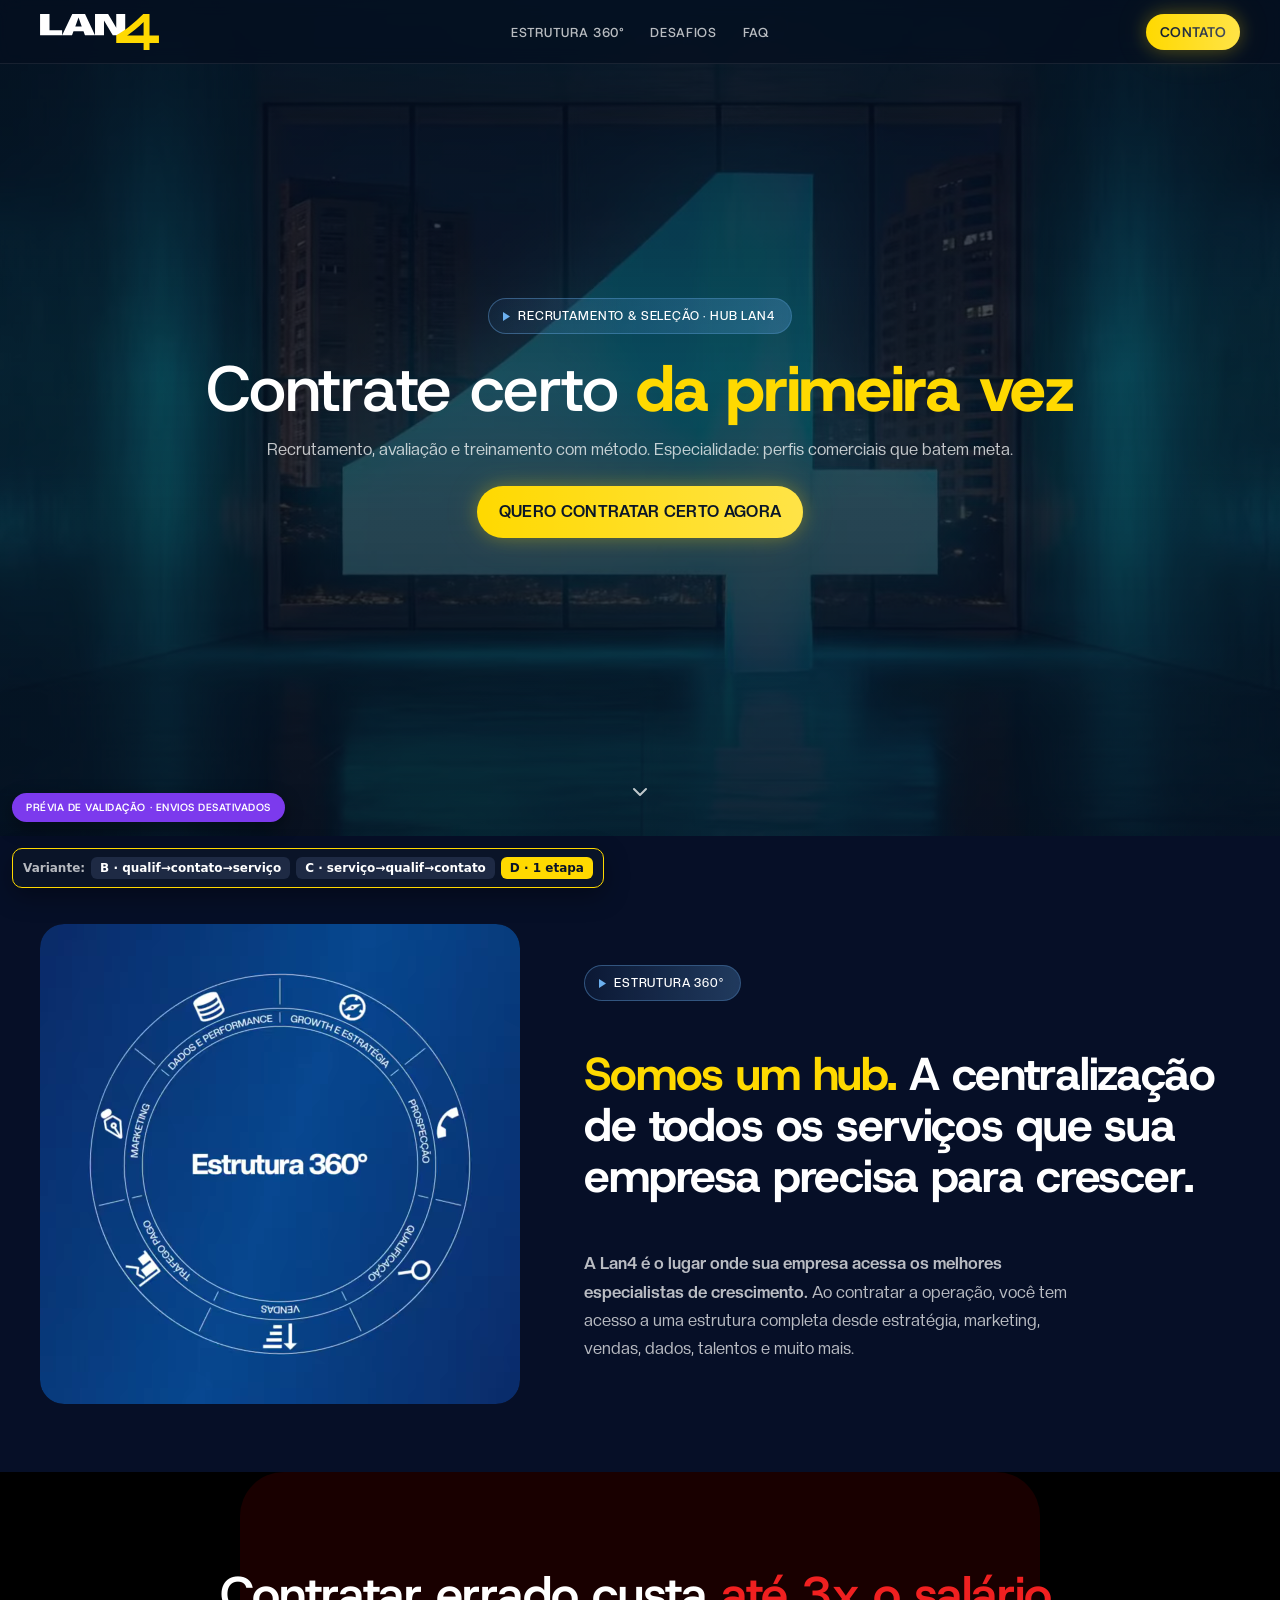
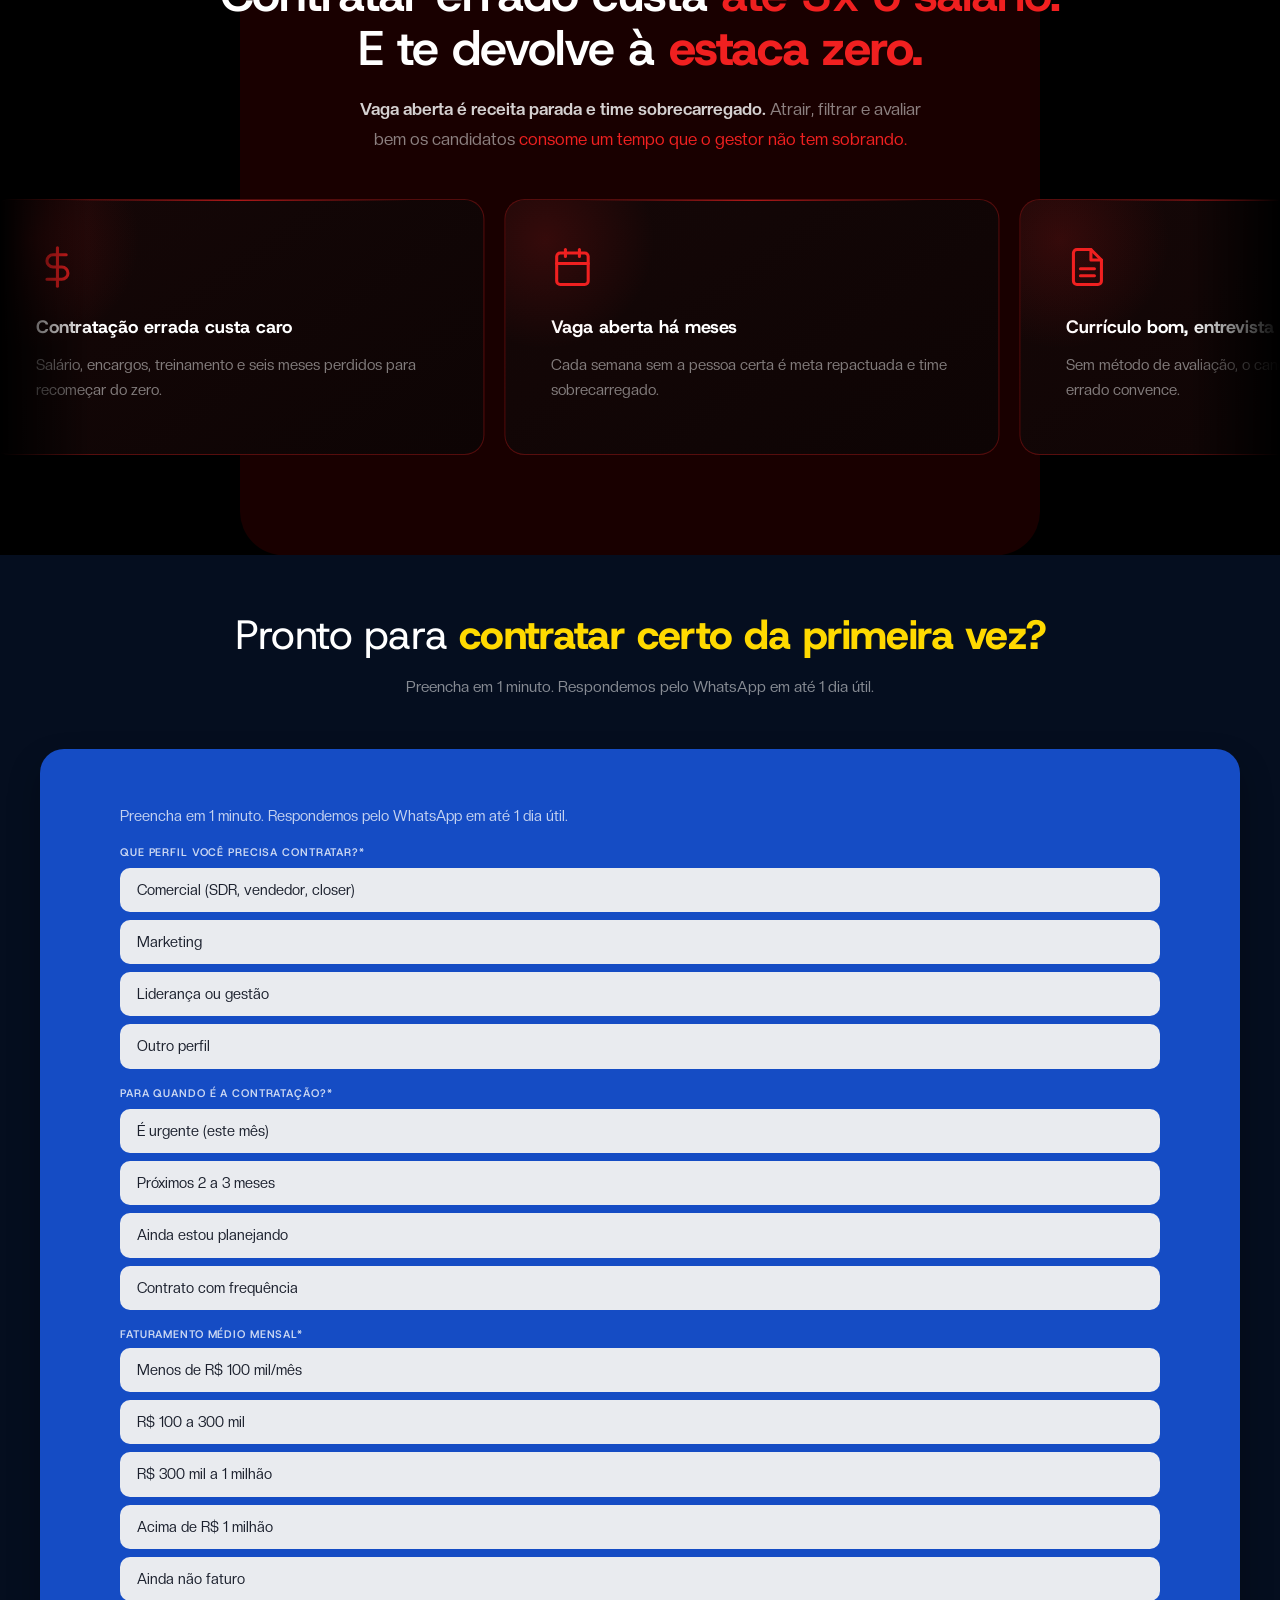
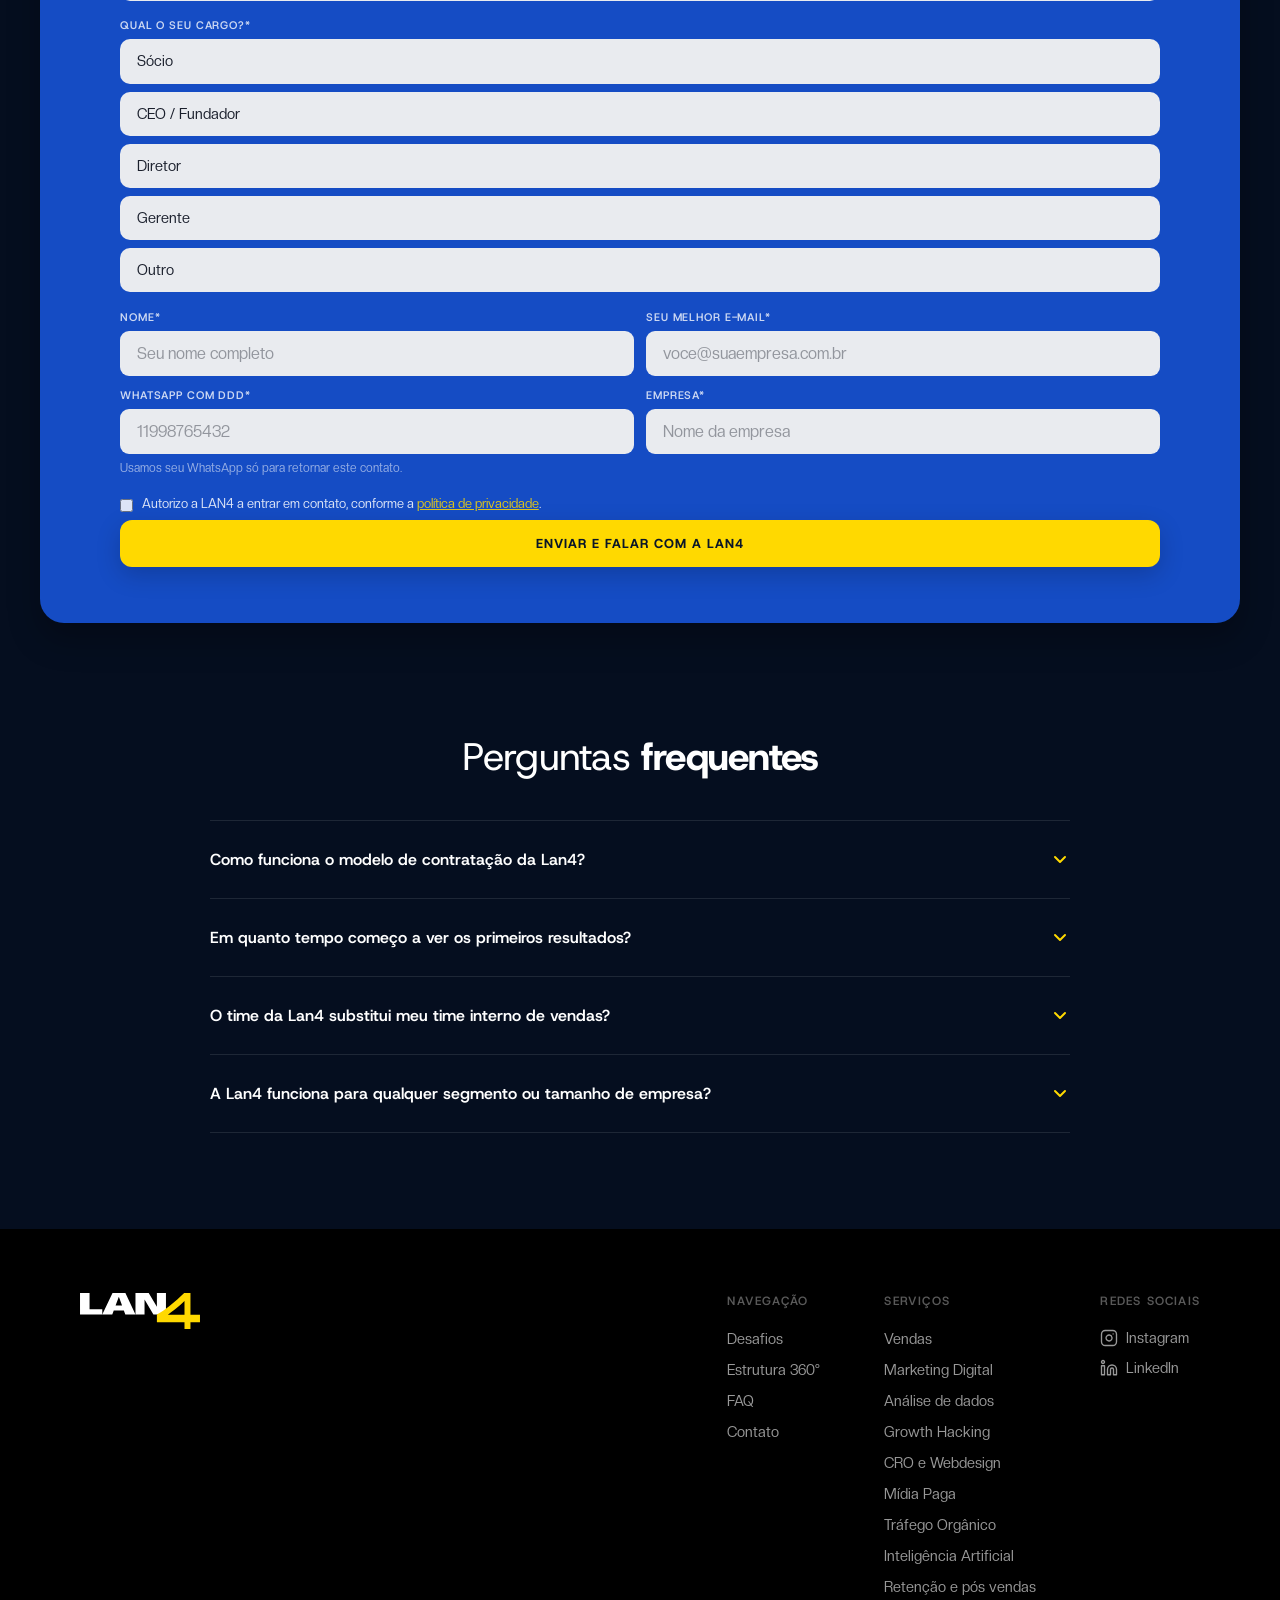
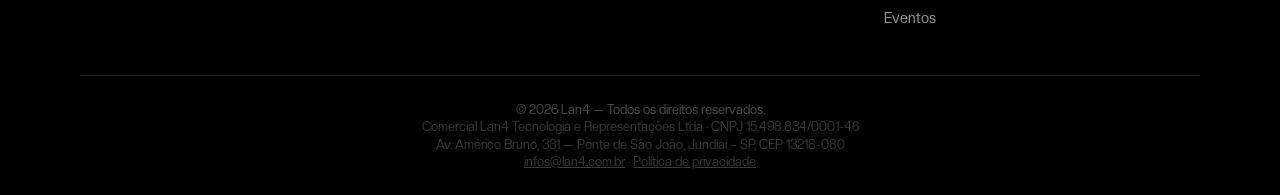
<file: s/recrutamento-e-selecao/index.html>
<!DOCTYPE html>
<html lang="pt-BR" data-domain="marketing" data-theme="dark">
<head>
  <meta charset="UTF-8" />
  <meta name="viewport" content="width=device-width, initial-scale=1.0, maximum-scale=5" />

  <!-- Modo prévia: fora de lan4.com.br (ex.: GitHub Pages) o GTM não carrega
       e o main.js não envia conversões ao RD — nenhum teste polui GA4/Ads/RD. -->
  <script>window.LAN4_PREVIEW = !/(^|\.)lan4\.com\.br$/.test(location.hostname);
  if (window.LAN4_PREVIEW) { var m = document.createElement('meta'); m.name = 'robots'; m.content = 'noindex,nofollow'; document.head.appendChild(m); }
  /* seletor visível A|B — só no preview (GitHub Pages); em produção fica false */
  window.LAN4_AB_PREVIEW = window.LAN4_PREVIEW;</script>

  <!-- Google Tag Manager -->
  <script>if (!window.LAN4_PREVIEW) (function(w,d,s,l,i){w[l]=w[l]||[];w[l].push({'gtm.start':
  new Date().getTime(),event:'gtm.js'});var f=d.getElementsByTagName(s)[0],
  j=d.createElement(s),dl=l!='dataLayer'?'&l='+l:'';j.async=true;j.src=
  'https://www.googletagmanager.com/gtm.js?id='+i+dl;f.parentNode.insertBefore(j,f);
  })(window,document,'script','dataLayer','GTM-KK94LW4M');</script>
  <!-- End Google Tag Manager -->

  <title>Consultoria de Recrutamento e Seleção | LAN4</title>
  <meta name="description" content="Recrutamos, avaliamos e treinamos o profissional certo, com método e sem achismo. Força em perfis comerciais. Fale com a gente agora.">
  <!-- Página de destino de mídia paga: nunca indexar (evita conteúdo duplicado com a home) -->
  <meta name="robots" content="noindex,nofollow">
  <!-- Serviço desta página: alimenta cf_servico_de_interesse no RD mesmo sem UTM -->
  <script>window.LAN4_SERVICO_PAGINA = 'Recrutamento e Seleção';</script>

  <!-- Open Graph -->
  <meta property="og:type" content="website">
  <meta property="og:url" content="https://lan4.com.br/s/recrutamento-e-selecao/">
  <meta property="og:title" content="Consultoria de Recrutamento e Seleção | LAN4">
  <meta property="og:description" content="Recrutamos, avaliamos e treinamos o profissional certo, com método e sem achismo. Força em perfis comerciais. Fale com a gente agora.">
  <meta property="og:locale" content="pt_BR">
  <meta property="og:site_name" content="LAN4">

  <!-- Twitter Card -->
  <meta name="twitter:card" content="summary_large_image">
  <meta name="twitter:title" content="LAN4 — Hub de Crescimento de Receita B2B">
  <meta name="twitter:description" content="Time de vendas dedicado, demanda, dados e estratégia num único ecossistema.">

  <link rel="icon" type="image/svg+xml" href="../../img/4.svg" />

  <!-- Fontes (Google Fonts como fallback para Suisse + JetBrains Mono) -->
  <link rel="preconnect" href="https://fonts.googleapis.com" />
  <link rel="preconnect" href="https://fonts.gstatic.com" crossorigin />
  <link href="https://fonts.googleapis.com/css2?family=Host+Grotesk:ital,wght@0,300..800;1,300..800&family=Inter:wght@400;500;600&family=JetBrains+Mono:wght@400;500&display=swap" rel="stylesheet" />

  <!-- Design tokens extraídos de liveblocks.io -->
  <link rel="stylesheet" href="../../css/tokens.css" />

  <!-- Componentes: Navbar + Hero -->
  <link rel="stylesheet" href="../../css/components.css?v=20260902b" />
  <link rel="stylesheet" href="../../form-ab.css?v=20260902b" />

  <!-- Schema.org — Organization (desambiguação de entidade) -->
  <script type="application/ld+json">
  {
    "@context": "https://schema.org",
    "@type": "Organization",
    "@id": "https://lan4.com.br/#organization",
    "name": "LAN4",
    "legalName": "Comercial Lan4 Tecnologia e Representações Ltda",
    "url": "https://lan4.com.br/",
    "logo": "https://lan4.com.br/img/4.svg",
    "description": "Hub de crescimento de receita para empresas B2B: time de vendas dedicado (SDRs e closers), geração de demanda, dados e camada estratégica num único ecossistema.",
    "taxID": "15.498.834/0001-46",
    "email": "infos@lan4.com.br",
    "foundingDate": "2012-03-21",
    "address": {
      "@type": "PostalAddress",
      "streetAddress": "Av. Américo Bruno, 331",
      "addressLocality": "Jundiaí",
      "addressRegion": "SP",
      "postalCode": "13218-080",
      "addressCountry": "BR"
    },
    "areaServed": "BR",
    "sameAs": [
      "https://www.instagram.com/lan4br/",
      "https://www.linkedin.com/company/lan4sales/"
    ],
    "knowsAbout": [
      "terceirização de vendas B2B",
      "geração de demanda B2B",
      "SDR terceirizado",
      "receita previsível",
      "agentes de IA para vendas"
    ]
  }
  </script>

  <!-- Schema.org — FAQPage (espelha o FAQ visível da página) -->
  <script type="application/ld+json">
  {
    "@context": "https://schema.org",
    "@type": "FAQPage",
    "mainEntity": [
      {
        "@type": "Question",
        "name": "Como funciona o modelo de contratação da Lan4?",
        "acceptedAnswer": {
          "@type": "Answer",
          "text": "A Lan4 funciona como um hub: você contrata o Engine e tem acesso à estrutura completa — squad dedicada, tecnologia e processos —, sempre personalizada pra sua operação. Sem CLT, sem encargos, sem ramp-up de seis meses. A equipe já entra treinada e integrada ao seu processo desde o primeiro dia. Ou você pode contratar os serviços pontuais para cada necessidade dentro da sua operação."
        }
      },
      {
        "@type": "Question",
        "name": "Em quanto tempo começo a ver os primeiros resultados?",
        "acceptedAnswer": {
          "@type": "Answer",
          "text": "O onboarding leva em média duas semanas. A partir da terceira semana já há prospecção ativa rodando. Resultados concretos de pipeline aparecem entre 30 e 60 dias, dependendo do ciclo de venda do seu produto."
        }
      },
      {
        "@type": "Question",
        "name": "O time da Lan4 substitui meu time interno de vendas?",
        "acceptedAnswer": {
          "@type": "Answer",
          "text": "Pode complementar ou substituir, dependendo do momento da empresa. A maioria dos clientes usa a Lan4 como o braço executor enquanto o fundador cuida do produto e da estratégia. Em alguns casos montamos o time, treinamos e transferimos a operação para o cliente."
        }
      },
      {
        "@type": "Question",
        "name": "A Lan4 funciona para qualquer segmento ou tamanho de empresa?",
        "acceptedAnswer": {
          "@type": "Answer",
          "text": "Focamos em empresas B2B que já validaram o produto mas precisam escalar a aquisição. Atendemos SaaS, consultorias, serviços empresariais, indústria e varejo B2B desde startups em crescimento até empresas consolidadas que querem profissionalizar a operação."
        }
      }
    ]
  }
  </script>

  <style>
    .lf-consent{display:flex;gap:.55rem;align-items:flex-start;margin:.45rem 0 .2rem;font-size:.8rem;line-height:1.45;opacity:.85;cursor:pointer}
    .lf-consent input{margin-top:.2rem;flex:none;accent-color:#FFD900}
    .lf-consent a{color:#FFD900;text-decoration:underline}
    .footer-bottom p{margin:.15rem 0}
    .footer-legal{font-size:.8rem;opacity:.75}
    .footer-legal a{color:inherit;text-decoration:underline}
    /* ── Formulário multi-etapas (CRO) ─────────────────────────────── */
    .lf-wrap{scroll-margin-top:90px}
    .lf-step{display:none;border:0;padding:0;margin:0;min-width:0}
    .lf-step.is-active{display:block;animation:lfStepIn .28s ease}
    @keyframes lfStepIn{from{opacity:0;transform:translateX(14px)}to{opacity:1;transform:none}}
    @media (prefers-reduced-motion:reduce){.lf-step.is-active{animation:none}}
    .lf-progress{margin-bottom:1.5rem}
    .lf-progress-meta{display:flex;justify-content:space-between;align-items:baseline;gap:1rem;margin-bottom:.6rem;font-family:'Host Grotesk',sans-serif}
    .lf-progress-count{font-size:.72rem;letter-spacing:.08em;text-transform:uppercase;color:rgba(255,255,255,.6);white-space:nowrap}
    .lf-progress-count b{color:#FFD900}
    .lf-progress-title{font-size:.98rem;font-weight:700;color:#fff;text-align:right}
    .lf-progress-track{display:flex;gap:6px}
    .lf-progress-seg{flex:1;height:4px;border-radius:99px;background:rgba(255,255,255,.16);transition:background .3s ease}
    .lf-progress-seg.is-active{background:rgba(255,217,0,.55)}
    .lf-progress-seg.is-done{background:#FFD900}
    .lf-label{display:block;font-family:'Host Grotesk',sans-serif;font-size:11px;font-weight:600;letter-spacing:.08em;text-transform:uppercase;color:rgba(255,255,255,.78);margin-bottom:9px}
    .lf-options{display:grid;gap:8px}
    .lf-options--2col{grid-template-columns:1fr 1fr}
    @media (max-width:380px){.lf-options--2col{grid-template-columns:1fr}}
    .lf-opt{position:relative;display:block;cursor:pointer;margin-bottom:0}
    .lf-opt input{position:absolute;opacity:0;pointer-events:none}
    /* reseta o estilo herdado de .lf-group label (uppercase 11px) */
    .lf-group label.lf-opt{text-transform:none;letter-spacing:normal;font-family:'CreatoDisplay',sans-serif;font-size:14.5px;font-weight:400;color:inherit;margin-bottom:0}
    .lf-opt span{display:flex;align-items:center;justify-content:center;text-align:center;min-height:48px;padding:10px 12px;border-radius:10px;background:#E9EBEF;color:#1a1f2c;font-size:14.5px;line-height:1.25;border:1.5px solid transparent;transition:border-color .15s ease,background .15s ease,box-shadow .15s ease}
    .lf-opt input:checked+span{background:#FFD900;border-color:#FFD900;color:#0a1628;box-shadow:0 4px 14px rgba(255,217,0,.35);font-weight:700}
    .lf-opt input:checked+span::before{content:'✓';font-weight:800;margin-right:8px}
    .lf-opt input:focus-visible+span{border-color:#154CC4}
    .lf-nav{display:flex;gap:10px;align-items:stretch;margin-top:.4rem}
    .lf-nav .lf-btn{flex:1;margin-top:0}
    .lf-back{flex:none;background:none;border:1px solid rgba(255,255,255,.25);color:rgba(255,255,255,.85);border-radius:12px;padding:14px 18px;font-family:'Host Grotesk',sans-serif;font-size:12px;font-weight:700;letter-spacing:.06em;text-transform:uppercase;cursor:pointer;transition:border-color .15s ease}
    .lf-back:hover{border-color:rgba(255,255,255,.5)}
    .lf-step-msg{display:none;align-items:flex-start;gap:9px;margin:0 0 .8rem;padding:12px 14px;border-radius:10px;font-size:13.5px;font-weight:600;line-height:1.5;background:#FFF0F0;border:1.5px solid #F02020;color:#B00E0E;animation:lfStepMsgIn .2s ease}
    .lf-step-msg::before{content:'!';flex:none;display:flex;align-items:center;justify-content:center;width:18px;height:18px;margin-top:1px;border-radius:50%;background:#F02020;color:#fff;font-size:12px;font-weight:800;font-family:'Host Grotesk',sans-serif}
    @keyframes lfStepMsgIn{from{opacity:0;transform:translateY(-4px)}to{opacity:1;transform:none}}
    @media (prefers-reduced-motion:reduce){.lf-step-msg{animation:none}}
    .lf-step-hint{margin:0 0 1.1rem;font-size:.92rem;line-height:1.5;color:rgba(255,255,255,.75)}
    .lf-field-hint{display:block;margin-top:6px;font-size:.74rem;line-height:1.4;color:rgba(255,255,255,.55)}
    form.is-sent .lf-step,form.is-sent .lf-progress{display:none}
    .lf-incentivo-banner{margin:0 0 1.1rem;padding:14px 16px;border-radius:10px;background:#FFD900;border:2px solid #FFD900;animation:lfIncentivoPulse 1.6s ease-in-out infinite}
    .lf-incentivo-badge{display:inline-block;font-family:'Host Grotesk',sans-serif;font-size:11px;font-weight:700;letter-spacing:.06em;text-transform:uppercase;color:#0A1428;margin-bottom:6px}
    .lf-incentivo-banner p{margin:0 0 .4rem;font-size:.86rem;line-height:1.5;color:#1a1a1a}
    .lf-incentivo-banner p:last-child{margin-bottom:0}
    .lf-incentivo-banner strong{color:#000;font-weight:700}
    .lf-incentivo-banner .lf-incentivo-alerta{color:#1a1a1a;font-size:.8rem}
    @keyframes lfIncentivoPulse{0%,100%{background:#FFD900;border-color:#FFD900;box-shadow:0 0 0 0 rgba(255,217,0,.5)}50%{background:#ffe680;border-color:#fff;box-shadow:0 0 0 6px rgba(255,217,0,.3)}}
    @media (prefers-reduced-motion:reduce){.lf-incentivo-banner{animation:none}}
    .lf-next-hint{display:flex;align-items:center;gap:8px;margin:1rem 0 1.1rem;padding:10px 14px;border-radius:10px;background:#FFD900;border:2px solid #FFD900;animation:lfIncentivoPulse 1.6s ease-in-out infinite}
    .lf-next-hint-icon{flex:none;display:flex;width:16px;height:16px;color:#0A1428}
    .lf-next-hint span:last-child{font-family:'Host Grotesk',sans-serif;font-size:12px;font-weight:700;letter-spacing:.02em;color:#0A1428}
    @media (prefers-reduced-motion:reduce){.lf-next-hint{animation:none}}
    .lf-select-group{margin-bottom:1rem}
    .lf-select-group label{display:block;margin-bottom:6px;font-family:'Host Grotesk',sans-serif;font-size:.82rem;font-weight:600;color:rgba(255,255,255,.85)}
    .lf-select{width:100%;padding:12px 14px;border-radius:10px;border:1px solid rgba(255,255,255,.2);background:rgba(255,255,255,.06);color:#fff;font-family:'Host Grotesk',sans-serif;font-size:.92rem;appearance:none;-webkit-appearance:none;background-image:url("data:image/svg+xml,%3Csvg xmlns='http://www.w3.org/2000/svg' viewBox='0 0 24 24' fill='none' stroke='%23ffffff' stroke-width='2'%3E%3Cpath d='M6 9l6 6 6-6'/%3E%3C/svg%3E");background-repeat:no-repeat;background-position:right 12px center;background-size:16px;cursor:pointer}
    .lf-select:focus{outline:none;border-color:#FFD900}
    .lf-select option{background:#0A1428;color:#fff}
    .lan4-preview-badge{position:fixed;bottom:78px;left:12px;z-index:999;background:#7c3aed;color:#fff;border-radius:999px;font:600 10.5px/1.4 'Host Grotesk',sans-serif;letter-spacing:.05em;text-transform:uppercase;padding:7px 14px;box-shadow:0 6px 18px rgba(0,0,0,.4);pointer-events:none}
    /* Sticky CTA — apenas mobile */
    .sticky-cta{position:fixed;left:0;right:0;bottom:0;z-index:80;display:none;align-items:center;justify-content:space-between;gap:.8rem;padding:.65rem 1rem;padding-bottom:calc(.65rem + env(safe-area-inset-bottom));background:rgba(7,14,29,.96);backdrop-filter:blur(8px);-webkit-backdrop-filter:blur(8px);border-top:1px solid rgba(255,217,0,.35);transform:translateY(110%);transition:transform .3s ease}
    .sticky-cta.is-visible{transform:translateY(0)}
    .sticky-cta-text{font-size:.78rem;line-height:1.3;color:#fff;opacity:.92}
    .sticky-cta-text strong{color:#FFD900;display:block;font-size:.88rem}
    .sticky-cta-btn{flex:none;background:#FFD900;color:#0A1428;font-weight:700;font-size:.88rem;padding:.7rem 1.15rem;border-radius:999px;text-decoration:none;white-space:nowrap}
    @media (max-width:768px){.sticky-cta{display:flex}}
  </style>
</head>

<body>

  <!-- Google Tag Manager (noscript) -->
  <noscript><iframe src="https://www.googletagmanager.com/ns.html?id=GTM-KK94LW4M"
  height="0" width="0" style="display:none;visibility:hidden"></iframe></noscript>
  <!-- End Google Tag Manager (noscript) -->

  <!-- ════════════════════════════════════════════════
       NAVBAR / HEADER
  ════════════════════════════════════════════════ -->
  <header class="header" role="banner">
    <div class="container">
      <div class="header-inner">

        <!-- Logo (SVG inline para animação de colapso) -->
        <a class="logo-link" href="#" aria-label="LAN4">
          <span class="logo-svg-wrap">
            <svg class="logo-svg" xmlns="http://www.w3.org/2000/svg" viewBox="0 0 824.39 249.66" aria-hidden="true" focusable="false">
              <!-- Letras LAN — somem na dobra 2 -->
              <g class="logo-lan">
                <path d="M65.49,0v112.53h87.52v35.51H0V0h65.49Z"/>
                <path d="M153.01,148.03L223.31,0h88.61l69.21,148.03h-69.91l-10.09-28h-69.29l-10.32,28h-68.51ZM288.95,86.28l-22.11-61.23-22.5,61.23h44.62Z"/>
                <path d="M590.55,148.03h-86.2l-60.99-103.31v103.31h-62.23V0h90.86l56.33,94.88V0h62.23v148.03Z"/>
              </g>
              <!-- Ícone 4 — sempre visível, desliza para a esquerda na dobra 2 -->
              <g class="logo-icon">
                <path d="M528.32,147.7c26.95-14.09,57.22-34.45,90.82-61.08,33.59-26.63,65.8-55.51,96.64-86.63h43.24v148.87s65.37,0,65.37,0v52.15h-65.37s0,48.64,0,48.64h-41.03v-48.64s-189.67,0-189.67,0v-53.32ZM657.55,108.69c-21.52,17.34-39.59,30.73-54.21,40.18h114.65s0-93.83,0-93.83c-18.77,18.42-38.92,36.3-60.44,53.65Z"/>
              </g>
            </svg>
          </span>
        </a>

        <!-- Desktop nav (absolutamente centralizado) -->
        <nav class="nav-center" aria-label="primary">
          <ul class="nav-links">
            <li><a class="nav-link" href="#estrutura">Estrutura 360°</a></li>
            <li><a class="nav-link" href="#o-que-resolvemos">Desafios</a></li>
            <li><a class="nav-link" href="#faq">FAQ</a></li>
          </ul>
        </nav>

        <!-- Right: CONTATO (desktop only) -->
        <div class="nav-ctas">
          <a class="btn btn-sm btn-solid btn-contato" href="#contato" data-cta="nav-contato" data-cta-location="navbar">Contato</a>
        </div>

        <!-- Hamburger (mobile only) -->
        <button class="menu-toggle" aria-label="Abrir menu" aria-expanded="false">
          <span class="menu-toggle-bars">
            <span></span>
            <span></span>
            <span></span>
          </span>
        </button>

      </div>
    </div>
  </header>

  <!-- ── Mobile panel — desliza de cima pra baixo ── -->
  <div class="mobile-panel" id="mobilePanel">
    <nav class="mobile-panel-nav">
      <ul class="mobile-panel-links">
        <li><a class="mobile-panel-link" href="#estrutura">Estrutura 360°</a></li>
        <li><a class="mobile-panel-link" href="#o-que-resolvemos">Desafios</a></li>
        <li><a class="mobile-panel-link" href="#faq">FAQ</a></li>
      </ul>
      <div class="mobile-panel-cta">
        <a class="btn btn-lg btn-solid" href="#contato" data-cta="menu-mobile-contato" data-cta-location="menu-mobile">Contato</a>
      </div>
    </nav>
  </div>

<!-- ════════════════════════════════════════════════
       MAIN / HERO
  ════════════════════════════════════════════════ -->
  <main>
    <div class="hero-pin">
      <div class="hero">
        <section class="hero-top">
          <video class="hero-video-bg is-active" autoplay muted loop playsinline preload="metadata" aria-hidden="true">
            <source src="../../video/Site%20video%20fundo%20lan4.webm" type="video/webm">
          </video>
          <div class="hero-video-overlay" aria-hidden="true"></div>
          <div class="container">

            <!-- Hero text content -->
            <div class="hero-content">

              <!-- Tagline badge -->
              <div class="hero-badge">
                <div class="hero-badge-inner">
                  <span class="badge-icon" aria-hidden="true">
                    <svg width="7" height="9" viewBox="0 0 7 9" fill="currentColor"><path d="M0 0L7 4.5L0 9Z"/></svg>
                  </span>
                  <p class="badge-text">Recrutamento &amp; Seleção · Hub LAN4</p>
                </div>
              </div>

              <!-- H1 -->
              <h1 class="hero-h1 f-marketing-display-xl">
                Contrate certo <span class="destaque-h1">da primeira vez</span>
              </h1>

              <!-- H2 — complemento breve -->
              <p class="hero-h2">Recrutamento, avaliação e treinamento com método. Especialidade: perfis comerciais que batem meta.</p>

              <!-- CTA principal -->
              <div class="hero-ctas">
                <a class="btn btn-lg btn-solid" href="#contato" data-cta="hero-diagnostico-recrut" data-cta-location="hero" data-pointer-glow>
                  <span class="label" style="text-transform:uppercase">Quero contratar certo agora</span>
                  <div class="pointer-glow" aria-hidden="true"></div>
                </a>
              </div>
            </div>

          </div><!-- /.container -->

          <!-- Indicador de scroll -->
          <a class="hero-scroll-indicator" href="#estrutura" aria-label="Rolar para baixo">
            <svg width="24" height="24" viewBox="0 0 24 24" fill="none" stroke="currentColor" stroke-width="2" stroke-linecap="round" stroke-linejoin="round"><polyline points="6 9 12 15 18 9"/></svg>
          </a>
        </section>
      </div><!-- /.hero -->
    </div><!-- /.hero-pin -->

    <!-- ════════════════════════════════════════════════
         ESTRUTURA 360° — Mandala de times
    ════════════════════════════════════════════════ -->
    <section class="mandala-section" id="estrutura">
      <div class="container">
        <div class="mandala-grid">

          <!-- Mandala vídeo — cartão arredondado -->
          <div class="mandala-video-wrap reveal">
            <video class="mandala-video" muted loop playsinline preload="none" data-lazy-autoplay aria-hidden="true">
              <source data-src="../../video/Mandala%20final%20fundo%20azul.webm" type="video/webm">
            </video>
          </div>

          <div class="mandala-content">
            <div class="mandala-text-block reveal" style="--reveal-delay:.08s">
              <div class="hero-badge mandala-eyebrow">
                <div class="hero-badge-inner">
                  <span class="badge-icon" aria-hidden="true">
                    <svg width="7" height="9" viewBox="0 0 7 9" fill="currentColor"><path d="M0 0L7 4.5L0 9Z"/></svg>
                  </span>
                  <p class="badge-text">Estrutura 360°</p>
                </div>
              </div>
            </div>
            <div class="mandala-text-block reveal" style="--reveal-delay:.16s">
              <h2 class="mandala-title"><span class="mandala-accent">Somos um hub.</span> A centralização de todos os serviços que sua empresa precisa para crescer.</h2>
            </div>
            <div class="mandala-text-block reveal" style="--reveal-delay:.24s">
              <p class="mandala-sub"><strong>A Lan4 é o lugar onde sua empresa acessa os melhores especialistas de crescimento.</strong> Ao contratar a operação, você tem acesso a uma estrutura completa desde estratégia, marketing, vendas, dados, talentos e muito mais.</p>
            </div>
          </div>

        </div>
      </div>
    </section>

    <!-- ════════════════════════════════════════════════
         SERVIÇOS — Popups
    ════════════════════════════════════════════════ -->

    <!-- Popup: Vendas -->
    <div class="servico-popup" id="popup-vendas" role="dialog" aria-modal="true" aria-label="Vendas" aria-hidden="true">
      <div class="servico-popup-card">
        <button class="servico-popup-close" aria-label="Fechar">
          <svg width="16" height="16" viewBox="0 0 16 16" fill="currentColor"><path d="M12.7 4.7L11.3 3.3 8 6.6 4.7 3.3 3.3 4.7 6.6 8 3.3 11.3 4.7 12.7 8 9.4l3.3 3.3 1.4-1.4L9.4 8z"/></svg>
        </button>
        <div class="servico-popup-media servico-popup-media--img" data-bg="../../img/servicos/Vendas.webp"></div>
        <div class="servico-popup-copy">
          <div class="servico-popup-badge">
            <span class="servico-popup-badge-icon" aria-hidden="true">
              <svg viewBox="0 0 24 24" fill="none" stroke="currentColor" stroke-width="1.75" stroke-linecap="round" stroke-linejoin="round"><line x1="18" y1="20" x2="18" y2="10"/><line x1="12" y1="20" x2="12" y2="4"/><line x1="6" y1="20" x2="6" y2="14"/></svg>
            </span>
            <span>Vendas</span>
          </div>
          <p>Montamos e operamos um time completo de SDRs e closers dedicados à sua empresa. Da prospecção ativa ao fechamento, com cadências personalizadas, scripts testados e gestão de pipeline em tempo real. Você tem uma operação de vendas de alta performance sem o custo e o risco de contratar, treinar e reter profissionais internamente.</p>
        </div>
      </div>
    </div>

    <!-- Popup: Análise de dados -->
    <div class="servico-popup" id="popup-dados" role="dialog" aria-modal="true" aria-label="Análise de dados" aria-hidden="true">
      <div class="servico-popup-card">
        <button class="servico-popup-close" aria-label="Fechar">
          <svg width="16" height="16" viewBox="0 0 16 16" fill="currentColor"><path d="M12.7 4.7L11.3 3.3 8 6.6 4.7 3.3 3.3 4.7 6.6 8 3.3 11.3 4.7 12.7 8 9.4l3.3 3.3 1.4-1.4L9.4 8z"/></svg>
        </button>
        <div class="servico-popup-media servico-popup-media--img" data-bg="../../img/servicos/analise-de-dados.webp"></div>
        <div class="servico-popup-copy">
          <div class="servico-popup-badge">
            <span class="servico-popup-badge-icon" aria-hidden="true">
              <svg viewBox="0 0 24 24" fill="none" stroke="currentColor" stroke-width="1.75" stroke-linecap="round" stroke-linejoin="round"><path d="M21.21 15.89A10 10 0 1 1 8 2.83"/><path d="M22 12A10 10 0 0 0 12 2v10z"/></svg>
            </span>
            <span>Análise de dados</span>
          </div>
          <p><strong>Você para de tomar decisões no escuro e passa a operar com precisão cirúrgica.</strong> Trazemos clareza para sua operação através de dados para que você entenda de fato onde estão as suas travas e desafios de crescimento.</p>
        </div>
      </div>
    </div>

    <!-- Popup: Marketing Digital -->
    <div class="servico-popup" id="popup-marketing" role="dialog" aria-modal="true" aria-label="Marketing Digital" aria-hidden="true">
      <div class="servico-popup-card">
        <button class="servico-popup-close" aria-label="Fechar">
          <svg width="16" height="16" viewBox="0 0 16 16" fill="currentColor"><path d="M12.7 4.7L11.3 3.3 8 6.6 4.7 3.3 3.3 4.7 6.6 8 3.3 11.3 4.7 12.7 8 9.4l3.3 3.3 1.4-1.4L9.4 8z"/></svg>
        </button>
        <div class="servico-popup-media servico-popup-media--img" data-bg="../../img/servicos/marketing-digital.webp"></div>
        <div class="servico-popup-copy">
          <div class="servico-popup-badge">
            <span class="servico-popup-badge-icon" aria-hidden="true">
              <svg viewBox="0 0 24 24" fill="none" stroke="currentColor" stroke-width="1.75" stroke-linecap="round" stroke-linejoin="round"><line x1="22" y1="2" x2="11" y2="13"/><polygon points="22 2 15 22 11 13 2 9 22 2"/></svg>
            </span>
            <span>Marketing Digital</span>
          </div>
          <p>Executamos estratégias de geração de demanda integradas à sua operação de vendas: conteúdo, tráfego pago, email marketing e automações que entregam leads qualificados prontos para fechar. <strong>Marketing e vendas alinhados pelo mesmo time, com o mesmo objetivo: crescimento de receita.</strong></p>
        </div>
      </div>
    </div>

    <!-- Popup: Growth Hacking -->
    <div class="servico-popup" id="popup-growth" role="dialog" aria-modal="true" aria-label="Growth Hacking" aria-hidden="true">
      <div class="servico-popup-card">
        <button class="servico-popup-close" aria-label="Fechar">
          <svg width="16" height="16" viewBox="0 0 16 16" fill="currentColor"><path d="M12.7 4.7L11.3 3.3 8 6.6 4.7 3.3 3.3 4.7 6.6 8 3.3 11.3 4.7 12.7 8 9.4l3.3 3.3 1.4-1.4L9.4 8z"/></svg>
        </button>
        <div class="servico-popup-media servico-popup-media--img" data-bg="../../img/servicos/growth.webp"></div>
        <div class="servico-popup-copy">
          <div class="servico-popup-badge">
            <span class="servico-popup-badge-icon" aria-hidden="true">
              <svg viewBox="0 0 24 24" fill="none" stroke="currentColor" stroke-width="1.75" stroke-linecap="round" stroke-linejoin="round"><polyline points="22 7 13.5 15.5 8.5 10.5 2 17"/><polyline points="16 7 22 7 22 13"/></svg>
            </span>
            <span>Growth Hacking</span>
          </div>
          <p><strong>Rodamos experimentos no seu produto e na experiência do seu cliente até encontrar o que está travando o crescimento e corrigimos.</strong> Hipóteses, testes A/B e iteração rápida para destravar resultado exatamente onde ele está parado.</p>
        </div>
      </div>
    </div>

    <!-- Popup: Mídia Paga -->
    <div class="servico-popup" id="popup-midia-paga" role="dialog" aria-modal="true" aria-label="Mídia Paga" aria-hidden="true">
      <div class="servico-popup-card">
        <button class="servico-popup-close" aria-label="Fechar">
          <svg width="16" height="16" viewBox="0 0 16 16" fill="currentColor"><path d="M12.7 4.7L11.3 3.3 8 6.6 4.7 3.3 3.3 4.7 6.6 8 3.3 11.3 4.7 12.7 8 9.4l3.3 3.3 1.4-1.4L9.4 8z"/></svg>
        </button>
        <div class="servico-popup-media servico-popup-media--img" data-bg="../../img/servicos/midia-paga.webp"></div>
        <div class="servico-popup-copy">
          <div class="servico-popup-badge">
            <span class="servico-popup-badge-icon" aria-hidden="true">
              <svg viewBox="0 0 24 24" fill="none" stroke="currentColor" stroke-width="1.75" stroke-linecap="round" stroke-linejoin="round"><path d="m3 11 18-5v12L3 14v-3z"/><path d="M11.6 16.8a3 3 0 1 1-5.8-1.6"/></svg>
            </span>
            <span>Mídia Paga</span>
          </div>
          <p><strong>Assumimos a gestão completa dos seus anúncios, do criativo à entrega de leads qualificados.</strong> Planejamento de mídia, testes de criativo e otimização constante de campanhas para reduzir custo de aquisição e aumentar volume de leads prontos para vendas.</p>
        </div>
      </div>
    </div>

    <!-- Popup: Tráfego Orgânico -->
    <div class="servico-popup" id="popup-trafego-organico" role="dialog" aria-modal="true" aria-label="Tráfego Orgânico" aria-hidden="true">
      <div class="servico-popup-card">
        <button class="servico-popup-close" aria-label="Fechar">
          <svg width="16" height="16" viewBox="0 0 16 16" fill="currentColor"><path d="M12.7 4.7L11.3 3.3 8 6.6 4.7 3.3 3.3 4.7 6.6 8 3.3 11.3 4.7 12.7 8 9.4l3.3 3.3 1.4-1.4L9.4 8z"/></svg>
        </button>
        <div class="servico-popup-media servico-popup-media--img" data-bg="../../img/servicos/trafego-organico.webp"></div>
        <div class="servico-popup-copy">
          <div class="servico-popup-badge">
            <span class="servico-popup-badge-icon" aria-hidden="true">
              <svg viewBox="0 0 24 24" fill="none" stroke="currentColor" stroke-width="1.75" stroke-linecap="round" stroke-linejoin="round"><path d="M11 20A7 7 0 0 1 9.8 6.1C15.5 5 17 4.48 19 2c1 2 2 4.18 2 8 0 5.5-4.78 10-10 10Z"/><path d="M2 21c0-3 1.85-5.36 5.08-6C9.5 14.52 12 13 13 12"/></svg>
            </span>
            <span>Tráfego Orgânico</span>
          </div>
          <p><strong>Construímos a presença orgânica que faz seu negócio ser encontrado sem depender de anúncio.</strong> SEO, conteúdo relevante e estratégia de audiência consistente para gerar demanda de forma sustentável e com custo decrescente ao longo do tempo.</p>
        </div>
      </div>
    </div>

    <!-- Popup: CRO e Webdesign -->
    <div class="servico-popup" id="popup-cro" role="dialog" aria-modal="true" aria-label="CRO e Webdesign" aria-hidden="true">
      <div class="servico-popup-card">
        <button class="servico-popup-close" aria-label="Fechar">
          <svg width="16" height="16" viewBox="0 0 16 16" fill="currentColor"><path d="M12.7 4.7L11.3 3.3 8 6.6 4.7 3.3 3.3 4.7 6.6 8 3.3 11.3 4.7 12.7 8 9.4l3.3 3.3 1.4-1.4L9.4 8z"/></svg>
        </button>
        <div class="servico-popup-media servico-popup-media--img" data-bg="../../img/servicos/CRO.webp"></div>
        <div class="servico-popup-copy">
          <div class="servico-popup-badge">
            <span class="servico-popup-badge-icon" aria-hidden="true">
              <svg viewBox="0 0 24 24" fill="none" stroke="currentColor" stroke-width="1.75" stroke-linecap="round" stroke-linejoin="round"><polygon points="22 3 2 3 10 12.46 10 19 14 21 14 12.46 22 3"/></svg>
            </span>
            <span>CRO e Webdesign</span>
          </div>
          <p><strong>Otimização de cada etapa da sua página ou site e do seu funil, com testes e ajustes constantes visando alcançar a ação que você espera para o visitante.</strong> Copy, UX e fluxo de conversão revisados continuamente para que cada real investido em tráfego gere mais receita, sem precisar aumentar o volume.</p>
        </div>
      </div>
    </div>

    <!-- Popup: Inteligência Artificial -->
    <div class="servico-popup" id="popup-ia" role="dialog" aria-modal="true" aria-label="Inteligência Artificial" aria-hidden="true">
      <div class="servico-popup-card">
        <button class="servico-popup-close" aria-label="Fechar">
          <svg width="16" height="16" viewBox="0 0 16 16" fill="currentColor"><path d="M12.7 4.7L11.3 3.3 8 6.6 4.7 3.3 3.3 4.7 6.6 8 3.3 11.3 4.7 12.7 8 9.4l3.3 3.3 1.4-1.4L9.4 8z"/></svg>
        </button>
        <div class="servico-popup-media servico-popup-media--img" data-bg="../../img/servicos/inteligencia-artificial.webp"></div>
        <div class="servico-popup-copy">
          <div class="servico-popup-badge">
            <span class="servico-popup-badge-icon" aria-hidden="true">
              <svg viewBox="0 0 24 24" fill="none" stroke="currentColor" stroke-width="1.75" stroke-linecap="round" stroke-linejoin="round"><rect x="4" y="4" width="16" height="16" rx="2"/><rect x="9" y="9" width="6" height="6"/><line x1="9" y1="1" x2="9" y2="4"/><line x1="15" y1="1" x2="15" y2="4"/><line x1="9" y1="20" x2="9" y2="23"/><line x1="15" y1="20" x2="15" y2="23"/><line x1="20" y1="9" x2="23" y2="9"/><line x1="20" y1="14" x2="23" y2="14"/><line x1="1" y1="9" x2="4" y2="9"/><line x1="1" y1="14" x2="4" y2="14"/></svg>
            </span>
            <span>Inteligência Artificial</span>
          </div>
          <p><strong>Desenvolvemos agentes e soluções com inteligência artificial (IA) para eliminar gargalos e aumentar a eficiência, velocidade e escala.</strong> Identificamos o problema e construímos a automação correta, com IA aplicada exatamente onde gera resultado real pro seu negócio: processos mais eficientes, custo operacional menor e ganho que você vê no caixa, não só no relatório.</p>
        </div>
      </div>
    </div>

    <!-- Popup: Retenção e pós vendas -->
    <div class="servico-popup" id="popup-retencao" role="dialog" aria-modal="true" aria-label="Retenção e pós vendas" aria-hidden="true">
      <div class="servico-popup-card">
        <button class="servico-popup-close" aria-label="Fechar">
          <svg width="16" height="16" viewBox="0 0 16 16" fill="currentColor"><path d="M12.7 4.7L11.3 3.3 8 6.6 4.7 3.3 3.3 4.7 6.6 8 3.3 11.3 4.7 12.7 8 9.4l3.3 3.3 1.4-1.4L9.4 8z"/></svg>
        </button>
        <div class="servico-popup-media servico-popup-media--img" data-bg="../../img/servicos/pos-vendas.webp"></div>
        <div class="servico-popup-copy">
          <div class="servico-popup-badge">
            <span class="servico-popup-badge-icon" aria-hidden="true">
              <svg viewBox="0 0 24 24" fill="none" stroke="currentColor" stroke-width="1.75" stroke-linecap="round" stroke-linejoin="round"><polyline points="17 1 21 5 17 9"/><path d="M3 11V9a4 4 0 0 1 4-4h14"/><polyline points="7 23 3 19 7 15"/><path d="M21 13v2a4 4 0 0 1-4 4H3"/></svg>
            </span>
            <span>Retenção e pós vendas</span>
          </div>
          <p><strong>Estruturamos o relacionamento pós-venda para que seu cliente volte a comprar e a indicar.</strong> Cadências de recompra, acompanhamento de satisfação e ações de fidelização que transformam cliente em receita recorrente.</p>
        </div>
      </div>
    </div>

    <!-- Popup: Eventos -->
    <div class="servico-popup" id="popup-eventos" role="dialog" aria-modal="true" aria-label="Eventos" aria-hidden="true">
      <div class="servico-popup-card">
        <button class="servico-popup-close" aria-label="Fechar">
          <svg width="16" height="16" viewBox="0 0 16 16" fill="currentColor"><path d="M12.7 4.7L11.3 3.3 8 6.6 4.7 3.3 3.3 4.7 6.6 8 3.3 11.3 4.7 12.7 8 9.4l3.3 3.3 1.4-1.4L9.4 8z"/></svg>
        </button>
        <div class="servico-popup-media servico-popup-media--img" data-bg="../../img/servicos/eventos.webp"></div>
        <div class="servico-popup-copy">
          <div class="servico-popup-badge">
            <span class="servico-popup-badge-icon" aria-hidden="true">
              <svg viewBox="0 0 24 24" fill="none" stroke="currentColor" stroke-width="1.75" stroke-linecap="round" stroke-linejoin="round"><rect x="3" y="4" width="18" height="18" rx="2" ry="2"/><line x1="16" y1="2" x2="16" y2="6"/><line x1="8" y1="2" x2="8" y2="6"/><line x1="3" y1="10" x2="21" y2="10"/></svg>
            </span>
            <span>Eventos</span>
          </div>
          <p><strong>Planejamos e executamos eventos corporativos de ponta a ponta,</strong> planejamento, logística, infraestrutura e catering, com rede de fornecedores que reduz custo e gestão de risco pra qualquer imprevisto. Resultado mensurado ao final, não apenas presença de marca.</p>
        </div>
      </div>
    </div>

    <!-- ════════════════════════════════════════════════
         O QUE RESOLVEMOS — Problemas dos clientes
    ════════════════════════════════════════════════ -->
    <section class="problems-section" id="o-que-resolvemos">

      <div class="problems-section-bg" aria-hidden="true"></div>

      <div class="container">
        <header class="problems-header reveal">
          <h2 class="problems-title">
            Contratar errado custa <span class="prob-accent">até 3x o salário.</span><br>
            E te devolve à <span class="prob-accent prob-heavy">estaca zero.</span>
          </h2>
          <p class="problems-sub">
            <strong>Vaga aberta é receita parada e time sobrecarregado.</strong>
            Atrair, filtrar e avaliar bem os candidatos
            <span class="prob-accent">consome um tempo que o gestor não tem sobrando.</span>
          </p>
        </header>
      </div>

      <!-- Carrossel infinito -->
      <div class="problems-track-wrap reveal" style="--reveal-delay:.18s">
        <div class="problems-track">

          <!-- ── Conjunto original ── -->
          <article class="prob-card">
            <span class="prob-card-icon">
              <svg viewBox="0 0 24 24" fill="none" stroke="currentColor" stroke-width="1.75" stroke-linecap="round" stroke-linejoin="round">
                <line x1="12" y1="1" x2="12" y2="23"/><path d="M17 5H9.5a3.5 3.5 0 0 0 0 7h5a3.5 3.5 0 0 1 0 7H6"/>
              </svg>
            </span>
            <h3 class="prob-card-title">Contratação errada custa caro</h3>
            <p class="prob-card-text">Salário, encargos, treinamento e seis meses perdidos para recomeçar do zero.</p>
          </article>

          <article class="prob-card">
            <span class="prob-card-icon">
              <svg viewBox="0 0 24 24" fill="none" stroke="currentColor" stroke-width="1.75" stroke-linecap="round" stroke-linejoin="round">
                <rect x="3" y="4" width="18" height="18" rx="2" ry="2"/><line x1="16" y1="2" x2="16" y2="6"/><line x1="8" y1="2" x2="8" y2="6"/><line x1="3" y1="10" x2="21" y2="10"/>
              </svg>
            </span>
            <h3 class="prob-card-title">Vaga aberta há meses</h3>
            <p class="prob-card-text">Cada semana sem a pessoa certa é meta repactuada e time sobrecarregado.</p>
          </article>

          <article class="prob-card">
            <span class="prob-card-icon">
              <svg viewBox="0 0 24 24" fill="none" stroke="currentColor" stroke-width="1.75" stroke-linecap="round" stroke-linejoin="round">
                <path d="M14 2H6a2 2 0 0 0-2 2v16a2 2 0 0 0 2 2h12a2 2 0 0 0 2-2V8z"/><polyline points="14 2 14 8 20 8"/><line x1="16" y1="13" x2="8" y2="13"/><line x1="16" y1="17" x2="8" y2="17"/>
              </svg>
            </span>
            <h3 class="prob-card-title">Currículo bom, entrevista ruim</h3>
            <p class="prob-card-text">Sem método de avaliação, o candidato certo escapa e o errado convence.</p>
          </article>

          <article class="prob-card">
            <span class="prob-card-icon">
              <svg viewBox="0 0 24 24" fill="none" stroke="currentColor" stroke-width="1.75" stroke-linecap="round" stroke-linejoin="round">
                <path d="M20 21v-2a4 4 0 0 0-4-4H8a4 4 0 0 0-4 4v2"/><circle cx="12" cy="7" r="4"/><line x1="18" y1="8" x2="23" y2="13"/><line x1="23" y1="8" x2="18" y2="13"/>
              </svg>
            </span>
            <h3 class="prob-card-title">Turnover que zera o time</h3>
            <p class="prob-card-text">Contrata, treina, sai. O ciclo recomeça e a operação nunca engrena.</p>
          </article>

          <article class="prob-card">
            <span class="prob-card-icon">
              <svg viewBox="0 0 24 24" fill="none" stroke="currentColor" stroke-width="1.75" stroke-linecap="round" stroke-linejoin="round">
                <circle cx="12" cy="12" r="10"/><polyline points="12 6 12 12 16 14"/>
              </svg>
            </span>
            <h3 class="prob-card-title">Centenas de CVs para filtrar</h3>
            <p class="prob-card-text">Triagem manual consome dias e ainda deixa passar os melhores perfis.</p>
          </article>

          <article class="prob-card">
            <span class="prob-card-icon">
              <svg viewBox="0 0 24 24" fill="none" stroke="currentColor" stroke-width="1.75" stroke-linecap="round" stroke-linejoin="round">
                <polyline points="22 12 18 12 15 21 9 3 6 12 2 12"/>
              </svg>
            </span>
            <h3 class="prob-card-title">Novato que demora a performar</h3>
            <p class="prob-card-text">Sem onboarding e treinamento, até a boa contratação leva meses para dar resultado.</p>
          </article>

          <!-- ── Duplicatas para loop infinito ── -->
          <article class="prob-card" aria-hidden="true">
            <span class="prob-card-icon">
              <svg viewBox="0 0 24 24" fill="none" stroke="currentColor" stroke-width="1.75" stroke-linecap="round" stroke-linejoin="round">
                <line x1="12" y1="1" x2="12" y2="23"/><path d="M17 5H9.5a3.5 3.5 0 0 0 0 7h5a3.5 3.5 0 0 1 0 7H6"/>
              </svg>
            </span>
            <h3 class="prob-card-title">Contratação errada custa caro</h3>
            <p class="prob-card-text">Salário, encargos, treinamento e seis meses perdidos para recomeçar do zero.</p>
          </article>

          <article class="prob-card" aria-hidden="true">
            <span class="prob-card-icon">
              <svg viewBox="0 0 24 24" fill="none" stroke="currentColor" stroke-width="1.75" stroke-linecap="round" stroke-linejoin="round">
                <rect x="3" y="4" width="18" height="18" rx="2" ry="2"/><line x1="16" y1="2" x2="16" y2="6"/><line x1="8" y1="2" x2="8" y2="6"/><line x1="3" y1="10" x2="21" y2="10"/>
              </svg>
            </span>
            <h3 class="prob-card-title">Vaga aberta há meses</h3>
            <p class="prob-card-text">Cada semana sem a pessoa certa é meta repactuada e time sobrecarregado.</p>
          </article>

          <article class="prob-card" aria-hidden="true">
            <span class="prob-card-icon">
              <svg viewBox="0 0 24 24" fill="none" stroke="currentColor" stroke-width="1.75" stroke-linecap="round" stroke-linejoin="round">
                <path d="M14 2H6a2 2 0 0 0-2 2v16a2 2 0 0 0 2 2h12a2 2 0 0 0 2-2V8z"/><polyline points="14 2 14 8 20 8"/><line x1="16" y1="13" x2="8" y2="13"/><line x1="16" y1="17" x2="8" y2="17"/>
              </svg>
            </span>
            <h3 class="prob-card-title">Currículo bom, entrevista ruim</h3>
            <p class="prob-card-text">Sem método de avaliação, o candidato certo escapa e o errado convence.</p>
          </article>

          <article class="prob-card" aria-hidden="true">
            <span class="prob-card-icon">
              <svg viewBox="0 0 24 24" fill="none" stroke="currentColor" stroke-width="1.75" stroke-linecap="round" stroke-linejoin="round">
                <path d="M20 21v-2a4 4 0 0 0-4-4H8a4 4 0 0 0-4 4v2"/><circle cx="12" cy="7" r="4"/><line x1="18" y1="8" x2="23" y2="13"/><line x1="23" y1="8" x2="18" y2="13"/>
              </svg>
            </span>
            <h3 class="prob-card-title">Turnover que zera o time</h3>
            <p class="prob-card-text">Contrata, treina, sai. O ciclo recomeça e a operação nunca engrena.</p>
          </article>

          <article class="prob-card" aria-hidden="true">
            <span class="prob-card-icon">
              <svg viewBox="0 0 24 24" fill="none" stroke="currentColor" stroke-width="1.75" stroke-linecap="round" stroke-linejoin="round">
                <circle cx="12" cy="12" r="10"/><polyline points="12 6 12 12 16 14"/>
              </svg>
            </span>
            <h3 class="prob-card-title">Centenas de CVs para filtrar</h3>
            <p class="prob-card-text">Triagem manual consome dias e ainda deixa passar os melhores perfis.</p>
          </article>

          <article class="prob-card" aria-hidden="true">
            <span class="prob-card-icon">
              <svg viewBox="0 0 24 24" fill="none" stroke="currentColor" stroke-width="1.75" stroke-linecap="round" stroke-linejoin="round">
                <polyline points="22 12 18 12 15 21 9 3 6 12 2 12"/>
              </svg>
            </span>
            <h3 class="prob-card-title">Novato que demora a performar</h3>
            <p class="prob-card-text">Sem onboarding e treinamento, até a boa contratação leva meses para dar resultado.</p>
          </article>

        </div><!-- /.problems-track -->
      </div><!-- /.problems-track-wrap -->

    </section>

    <!-- ════════════════════════════════════════════════
         CONTATO — Formulário RD Station
    ════════════════════════════════════════════════ -->
    <section class="contato-section" id="contato">
      <div class="container">

        <div class="contato-header reveal">
          <h2 class="contato-title">Pronto para <span class="destaque-h1"><strong>contratar certo da primeira vez?</strong></span></h2>
          <p class="contato-sub">Preencha em 1 minuto. Respondemos pelo WhatsApp em até 1 dia útil.</p>
        </div>

        <div class="lf-wrap reveal" style="--reveal-delay:.12s">
          <form id="lf" novalidate data-rd-id="lan4-lp-recrutamento-e-selecao" data-autosubmit-last-step>

<!-- RODADA 2 — B vs C vs D (A removida) -->
            <div class="lf-progress" data-fv-progress="B">
              <div class="lf-progress-meta">
                <span class="lf-progress-count">Etapa <b data-step-current>1</b> de 3</span>
                <span class="lf-progress-title" data-step-title>Sobre a sua empresa</span>
              </div>
              <div class="lf-progress-track" aria-hidden="true">
                <span class="lf-progress-seg is-active"></span><span class="lf-progress-seg"></span><span class="lf-progress-seg"></span>
              </div>
            </div>
            <div class="lf-progress" data-fv-progress="C">
              <div class="lf-progress-meta">
                <span class="lf-progress-count">Etapa <b data-step-current>1</b> de 3</span>
                <span class="lf-progress-title" data-step-title>Sobre a contratação</span>
              </div>
              <div class="lf-progress-track" aria-hidden="true">
                <span class="lf-progress-seg is-active"></span><span class="lf-progress-seg"></span><span class="lf-progress-seg"></span>
              </div>
            </div>

            <!-- ═══ VARIANTE C — serviço → qualificação → contato ═══ -->
            <fieldset class="lf-step is-active" data-fv="C" data-step-name="vaga"
                      data-step-title="Sobre a contratação" data-no-autoadvance
                      data-req="perfil_vaga:Perfil da contratação,urgencia_vaga:Prazo da contratação">
              <div class="lf-group" role="radiogroup" aria-label="Que perfil você precisa contratar?" data-rd-cf="cf_perfil_da_contratacao" data-rd-name="perfil_vaga">
                <span class="lf-label">Que perfil você precisa contratar?*</span>
                <div class="lf-options">
                  <label class="lf-opt"><input type="radio" name="perfil_vaga" value="Comercial (SDR, vendedor, closer)"><span>Comercial (SDR, vendedor, closer)</span></label>
                  <label class="lf-opt"><input type="radio" name="perfil_vaga" value="Marketing"><span>Marketing</span></label>
                  <label class="lf-opt"><input type="radio" name="perfil_vaga" value="Liderança ou gestão"><span>Liderança ou gestão</span></label>
                  <label class="lf-opt"><input type="radio" name="perfil_vaga" value="Outro perfil"><span>Outro perfil</span></label>
                </div>
              </div>
              <div class="lf-group" role="radiogroup" aria-label="Para quando é a contratação?" data-rd-cf="cf_urgencia_da_contratacao" data-rd-name="urgencia_vaga">
                <span class="lf-label">Para quando é a contratação?*</span>
                <div class="lf-options">
                  <label class="lf-opt"><input type="radio" name="urgencia_vaga" value="É urgente (este mês)"><span>É urgente (este mês)</span></label>
                  <label class="lf-opt"><input type="radio" name="urgencia_vaga" value="Próximos 2 a 3 meses"><span>Próximos 2 a 3 meses</span></label>
                  <label class="lf-opt"><input type="radio" name="urgencia_vaga" value="Ainda estou planejando"><span>Ainda estou planejando</span></label>
                  <label class="lf-opt"><input type="radio" name="urgencia_vaga" value="Contrato com frequência"><span>Contrato com frequência</span></label>
                </div>
              </div>
              <div class="lf-step-msg" role="alert"></div>
              <div class="lf-nav"><button type="button" class="lf-btn lf-next">Continuar</button></div>
            </fieldset>
            <fieldset class="lf-step" data-fv="C" data-step-name="qualificacao"
                      data-step-title="Sobre a sua empresa"
                      data-req="faturamento:Faturamento médio mensal,cargo:Cargo">
              <p class="lf-step-hint">Duas perguntas rápidas para direcionar seu contato para a pessoa certa.</p>
              <div class="lf-group" role="radiogroup" aria-label="Faturamento médio mensal">
                <label class="lf-sublabel">Faturamento médio mensal*</label>
                <div class="lf-options">
                  <label class="lf-opt"><input type="radio" name="faturamento" value="Até 100k"><span>Menos de R$ 100 mil/mês</span></label>
                  <label class="lf-opt"><input type="radio" name="faturamento" value="100 - 300k"><span>R$ 100 a 300 mil</span></label>
                  <label class="lf-opt"><input type="radio" name="faturamento" value="300k - 1M"><span>R$ 300 mil a 1 milhão</span></label>
                  <label class="lf-opt"><input type="radio" name="faturamento" value="Acima de 1M"><span>Acima de R$ 1 milhão</span></label>
                  <label class="lf-opt"><input type="radio" name="faturamento" value="Não faturo"><span>Ainda não faturo</span></label>
                </div>
              </div>
              <div class="lf-group" role="radiogroup" aria-label="Qual o seu cargo">
                <label class="lf-sublabel">Qual o seu cargo?*</label>
                <div class="lf-options">
                  <label class="lf-opt"><input type="radio" name="cargo" value="Sócio"><span>Sócio</span></label>
                  <label class="lf-opt"><input type="radio" name="cargo" value="CEO / Fundador"><span>CEO / Fundador</span></label>
                  <label class="lf-opt"><input type="radio" name="cargo" value="Diretor"><span>Diretor</span></label>
                  <label class="lf-opt"><input type="radio" name="cargo" value="Gerente"><span>Gerente</span></label>
                  <label class="lf-opt"><input type="radio" name="cargo" value="Outro"><span>Outro</span></label>
                </div>
              </div>
              <div class="lf-step-msg" role="alert"></div>
              <div class="lf-nav"><button type="button" class="lf-back">Voltar</button><button type="button" class="lf-btn lf-next">Continuar</button></div>
            </fieldset>
            <fieldset class="lf-step" data-fv="C" data-step-name="contato"
                      data-step-title="Como retornamos seu contato" data-no-autoadvance
                      data-req="nome:Nome,email:Email,telefone:Telefone,empresa:Empresa,lgpd_consent:Autorização de contato (LGPD)">
              <p class="lf-step-hint">Falta pouco. Respondemos pelo WhatsApp em até 1 dia útil.</p>
              <div class="lf-row">
                <div class="lf-group">
                  <label for="lfc-nome">Nome*</label>
                  <input id="lfc-nome" name="nome" type="text" autocomplete="name" enterkeyhint="next" placeholder="Seu nome completo">
                </div>
                <div class="lf-group">
                  <label for="lfc-email">Seu melhor e-mail*</label>
                  <input id="lfc-email" name="email" type="email" inputmode="email" autocomplete="email" enterkeyhint="next" placeholder="voce@suaempresa.com.br">
                  <span class="lf-field-hint lf-email-typo" hidden></span>
                </div>
              </div>
              <div class="lf-row">
                <div class="lf-group">
                  <label for="lfc-tel">WhatsApp com DDD*</label>
                  <input id="lfc-tel" name="telefone" type="tel" inputmode="numeric" autocomplete="tel-national" enterkeyhint="next" placeholder="11998765432">
                  <span class="lf-field-hint">Usamos seu WhatsApp só para retornar este contato.</span>
                </div>
              </div>
              <div class="lf-row">
                <div class="lf-group"><label for="lfc-empresa">Empresa*</label>
                  <input id="lfc-empresa" name="empresa" type="text" autocomplete="organization" enterkeyhint="done" placeholder="Nome da empresa"></div>
              </div>
              <label class="lf-consent">
                <input type="checkbox" name="lgpd_consent">
                <span>Autorizo a LAN4 a entrar em contato, conforme a <a href="/politica-de-privacidade/" target="_blank" rel="noopener">política de privacidade</a>.</span>
              </label>

              <div class="lf-step-msg" role="alert"></div>
              <div class="lf-nav">
                <button type="button" class="lf-back">Voltar</button>
                <button type="submit" class="lf-btn">Enviar e falar com a LAN4</button>
              </div>
            </fieldset>

            <!-- ═══ VARIANTE D — form corrido, 1 etapa ═══ -->
            <fieldset class="lf-step is-active" data-fv="D" data-step-name="contato" data-no-autoadvance
                      data-req="perfil_vaga:Perfil da contratação,urgencia_vaga:Prazo da contratação,faturamento:Faturamento médio mensal,cargo:Cargo,nome:Nome,email:Email,telefone:Telefone,empresa:Empresa,lgpd_consent:Autorização de contato (LGPD)">
              <p class="lf-step-hint">Preencha em 1 minuto. Respondemos pelo WhatsApp em até 1 dia útil.</p>
              <div class="lf-group" role="radiogroup" aria-label="Que perfil você precisa contratar?" data-rd-cf="cf_perfil_da_contratacao" data-rd-name="perfil_vaga">
                <span class="lf-label">Que perfil você precisa contratar?*</span>
                <div class="lf-options">
                  <label class="lf-opt"><input type="radio" name="perfil_vaga" value="Comercial (SDR, vendedor, closer)"><span>Comercial (SDR, vendedor, closer)</span></label>
                  <label class="lf-opt"><input type="radio" name="perfil_vaga" value="Marketing"><span>Marketing</span></label>
                  <label class="lf-opt"><input type="radio" name="perfil_vaga" value="Liderança ou gestão"><span>Liderança ou gestão</span></label>
                  <label class="lf-opt"><input type="radio" name="perfil_vaga" value="Outro perfil"><span>Outro perfil</span></label>
                </div>
              </div>
              <div class="lf-group" role="radiogroup" aria-label="Para quando é a contratação?" data-rd-cf="cf_urgencia_da_contratacao" data-rd-name="urgencia_vaga">
                <span class="lf-label">Para quando é a contratação?*</span>
                <div class="lf-options">
                  <label class="lf-opt"><input type="radio" name="urgencia_vaga" value="É urgente (este mês)"><span>É urgente (este mês)</span></label>
                  <label class="lf-opt"><input type="radio" name="urgencia_vaga" value="Próximos 2 a 3 meses"><span>Próximos 2 a 3 meses</span></label>
                  <label class="lf-opt"><input type="radio" name="urgencia_vaga" value="Ainda estou planejando"><span>Ainda estou planejando</span></label>
                  <label class="lf-opt"><input type="radio" name="urgencia_vaga" value="Contrato com frequência"><span>Contrato com frequência</span></label>
                </div>
              </div>

              <div class="lf-group" role="radiogroup" aria-label="Faturamento médio mensal">
                <label class="lf-sublabel">Faturamento médio mensal*</label>
                <div class="lf-options">
                  <label class="lf-opt"><input type="radio" name="faturamento" value="Até 100k"><span>Menos de R$ 100 mil/mês</span></label>
                  <label class="lf-opt"><input type="radio" name="faturamento" value="100 - 300k"><span>R$ 100 a 300 mil</span></label>
                  <label class="lf-opt"><input type="radio" name="faturamento" value="300k - 1M"><span>R$ 300 mil a 1 milhão</span></label>
                  <label class="lf-opt"><input type="radio" name="faturamento" value="Acima de 1M"><span>Acima de R$ 1 milhão</span></label>
                  <label class="lf-opt"><input type="radio" name="faturamento" value="Não faturo"><span>Ainda não faturo</span></label>
                </div>
              </div>
              <div class="lf-group" role="radiogroup" aria-label="Qual o seu cargo">
                <label class="lf-sublabel">Qual o seu cargo?*</label>
                <div class="lf-options">
                  <label class="lf-opt"><input type="radio" name="cargo" value="Sócio"><span>Sócio</span></label>
                  <label class="lf-opt"><input type="radio" name="cargo" value="CEO / Fundador"><span>CEO / Fundador</span></label>
                  <label class="lf-opt"><input type="radio" name="cargo" value="Diretor"><span>Diretor</span></label>
                  <label class="lf-opt"><input type="radio" name="cargo" value="Gerente"><span>Gerente</span></label>
                  <label class="lf-opt"><input type="radio" name="cargo" value="Outro"><span>Outro</span></label>
                </div>
              </div>
              
              <div class="lf-row">
                <div class="lf-group">
                  <label for="lfd-nome">Nome*</label>
                  <input id="lfd-nome" name="nome" type="text" autocomplete="name" enterkeyhint="next" placeholder="Seu nome completo">
                </div>
                <div class="lf-group">
                  <label for="lfd-email">Seu melhor e-mail*</label>
                  <input id="lfd-email" name="email" type="email" inputmode="email" autocomplete="email" enterkeyhint="next" placeholder="voce@suaempresa.com.br">
                  <span class="lf-field-hint lf-email-typo" hidden></span>
                </div>
              </div>
              <div class="lf-row">
                <div class="lf-group">
                  <label for="lfd-tel">WhatsApp com DDD*</label>
                  <input id="lfd-tel" name="telefone" type="tel" inputmode="numeric" autocomplete="tel-national" enterkeyhint="next" placeholder="11998765432">
                  <span class="lf-field-hint">Usamos seu WhatsApp só para retornar este contato.</span>
                </div>
                <div class="lf-group"><label for="lfd-empresa">Empresa*</label>
                  <input id="lfd-empresa" name="empresa" type="text" autocomplete="organization" enterkeyhint="done" placeholder="Nome da empresa"></div>
              </div>
              <label class="lf-consent">
                <input type="checkbox" name="lgpd_consent">
                <span>Autorizo a LAN4 a entrar em contato, conforme a <a href="/politica-de-privacidade/" target="_blank" rel="noopener">política de privacidade</a>.</span>
              </label>
              <div class="lf-step-msg" role="alert"></div>
              <div class="lf-nav"><button type="submit" class="lf-btn">Enviar e falar com a LAN4</button></div>
            </fieldset>

            <!-- ═══ VARIANTE B — vencedor provisório ═══ -->
            <fieldset class="lf-step is-active" data-fv="B" data-step-name="qualificacao"
                      data-step-title="Sobre a sua empresa"
                      data-req="faturamento:Faturamento médio mensal,cargo:Cargo">
              <p class="lf-step-hint">Duas perguntas rápidas para direcionar seu contato para a pessoa certa.</p>
              <div class="lf-group" role="radiogroup" aria-label="Faturamento médio mensal">
                <label class="lf-sublabel">Faturamento médio mensal*</label>
                <div class="lf-options">
                  <label class="lf-opt"><input type="radio" name="faturamento" value="Até 100k"><span>Menos de R$ 100 mil/mês</span></label>
                  <label class="lf-opt"><input type="radio" name="faturamento" value="100 - 300k"><span>R$ 100 a 300 mil</span></label>
                  <label class="lf-opt"><input type="radio" name="faturamento" value="300k - 1M"><span>R$ 300 mil a 1 milhão</span></label>
                  <label class="lf-opt"><input type="radio" name="faturamento" value="Acima de 1M"><span>Acima de R$ 1 milhão</span></label>
                  <label class="lf-opt"><input type="radio" name="faturamento" value="Não faturo"><span>Ainda não faturo</span></label>
                </div>
              </div>
              <div class="lf-group" role="radiogroup" aria-label="Qual o seu cargo">
                <label class="lf-sublabel">Qual o seu cargo?*</label>
                <div class="lf-options">
                  <label class="lf-opt"><input type="radio" name="cargo" value="Sócio"><span>Sócio</span></label>
                  <label class="lf-opt"><input type="radio" name="cargo" value="CEO / Fundador"><span>CEO / Fundador</span></label>
                  <label class="lf-opt"><input type="radio" name="cargo" value="Diretor"><span>Diretor</span></label>
                  <label class="lf-opt"><input type="radio" name="cargo" value="Gerente"><span>Gerente</span></label>
                  <label class="lf-opt"><input type="radio" name="cargo" value="Outro"><span>Outro</span></label>
                </div>
              </div>
              <div class="lf-step-msg" role="alert"></div>
              <div class="lf-nav">
                <button type="button" class="lf-btn lf-next">Continuar</button>
              </div>
            </fieldset>
            <fieldset class="lf-step" data-fv="B" data-step-name="contato"
                      data-step-title="Como retornamos seu contato"
                      data-req="nome:Nome,email:Email,telefone:Telefone">
              <p class="lf-step-hint">Falta pouco. Usamos só para retornar este contato.</p>
              <div class="lf-row">
                <div class="lf-group">
                  <label for="lfb-nome">Nome*</label>
                  <input id="lfb-nome" name="nome" type="text" autocomplete="name" enterkeyhint="next" placeholder="Seu nome completo">
                </div>
                <div class="lf-group">
                  <label for="lfb-email">Seu melhor e-mail*</label>
                  <input id="lfb-email" name="email" type="email" inputmode="email" autocomplete="email" enterkeyhint="next" placeholder="voce@suaempresa.com.br">
                  <span class="lf-field-hint lf-email-typo" hidden></span>
                </div>
              </div>
              <div class="lf-row">
                <div class="lf-group">
                  <label for="lfb-tel">WhatsApp com DDD*</label>
                  <input id="lfb-tel" name="telefone" type="tel" inputmode="numeric" autocomplete="tel-national" enterkeyhint="next" placeholder="11998765432">
                  <span class="lf-field-hint">Usamos seu WhatsApp só para retornar este contato.</span>
                </div>
              </div>
              <div class="lf-step-msg" role="alert"></div>
              <div class="lf-nav">
                <button type="button" class="lf-back">Voltar</button>
                <button type="button" class="lf-btn lf-next">Continuar</button>
              </div>
            </fieldset>
            <fieldset class="lf-step" data-fv="B" data-step-name="vaga" data-no-autoadvance
                      data-step-title="Sobre a contratação"
                      data-req="perfil_vaga:Perfil da contratação,urgencia_vaga:Prazo da contratação,empresa:Empresa,lgpd_consent:Autorização de contato (LGPD)">
              <div class="lf-group" role="radiogroup" aria-label="Que perfil você precisa contratar?" data-rd-cf="cf_perfil_da_contratacao" data-rd-name="perfil_vaga">
                <span class="lf-label">Que perfil você precisa contratar?*</span>
                <div class="lf-options">
                  <label class="lf-opt"><input type="radio" name="perfil_vaga" value="Comercial (SDR, vendedor, closer)"><span>Comercial (SDR, vendedor, closer)</span></label>
                  <label class="lf-opt"><input type="radio" name="perfil_vaga" value="Marketing"><span>Marketing</span></label>
                  <label class="lf-opt"><input type="radio" name="perfil_vaga" value="Liderança ou gestão"><span>Liderança ou gestão</span></label>
                  <label class="lf-opt"><input type="radio" name="perfil_vaga" value="Outro perfil"><span>Outro perfil</span></label>
                </div>
              </div>
              <div class="lf-group" role="radiogroup" aria-label="Para quando é a contratação?" data-rd-cf="cf_urgencia_da_contratacao" data-rd-name="urgencia_vaga">
                <span class="lf-label">Para quando é a contratação?*</span>
                <div class="lf-options">
                  <label class="lf-opt"><input type="radio" name="urgencia_vaga" value="É urgente (este mês)"><span>É urgente (este mês)</span></label>
                  <label class="lf-opt"><input type="radio" name="urgencia_vaga" value="Próximos 2 a 3 meses"><span>Próximos 2 a 3 meses</span></label>
                  <label class="lf-opt"><input type="radio" name="urgencia_vaga" value="Ainda estou planejando"><span>Ainda estou planejando</span></label>
                  <label class="lf-opt"><input type="radio" name="urgencia_vaga" value="Contrato com frequência"><span>Contrato com frequência</span></label>
                </div>
              </div>
              <div class="lf-group">
                <label for="lfb-empresa">Empresa*</label>
                <input id="lfb-empresa" name="empresa" type="text" autocomplete="organization" placeholder="Nome da empresa">
              </div>
              <label class="lf-consent">
                <input type="checkbox" name="lgpd_consent">
                <span>Autorizo a LAN4 a entrar em contato, conforme a <a href="/politica-de-privacidade/" target="_blank" rel="noopener">política de privacidade</a>.</span>
              </label>
              <div class="lf-step-msg" role="alert"></div>
              <div class="lf-nav">
                <button type="button" class="lf-back">Voltar</button>
                <button type="submit" class="lf-btn">Enviar e falar com a LAN4</button>
              </div>
            </fieldset>


            <!-- ════════════ VARIANTE B — 3 micro-etapas ════════════ -->
            

            <div class="lf-msg" id="lf-msg"></div>

          </form>
        </div>

      </div>
    </section>

    <!-- ════════════════════════════════════════════════
         FAQ
    ════════════════════════════════════════════════ -->
    <section class="faq-section" id="faq">
      <div class="container">

        <h2 class="faq-title reveal">Perguntas <strong>frequentes</strong></h2>

        <div class="faq-list reveal" style="--reveal-delay:.1s">

          <div class="faq-item">
            <button class="faq-question" aria-expanded="false">
              <span>Como funciona o modelo de contratação da Lan4?</span>
              <svg class="faq-chevron" viewBox="0 0 20 20" fill="none" stroke="currentColor" stroke-width="2" stroke-linecap="round" stroke-linejoin="round" aria-hidden="true">
                <polyline points="5 8 10 13 15 8"/>
              </svg>
            </button>
            <div class="faq-answer">
              <div class="faq-answer-inner">
                <p class="faq-answer-text">A Lan4 funciona como um hub: você contrata o Engine e tem acesso à estrutura completa — squad dedicada, tecnologia e processos —, sempre personalizada pra sua operação. Sem CLT, sem encargos, sem ramp-up de seis meses. A equipe já entra treinada e integrada ao seu processo desde o primeiro dia.</p>
                <p class="faq-answer-text">Ou você pode contratar os serviços pontuais para cada necessidade dentro da sua operação.</p>
              </div>
            </div>
          </div>

          <div class="faq-item">
            <button class="faq-question" aria-expanded="false">
              <span>Em quanto tempo começo a ver os primeiros resultados?</span>
              <svg class="faq-chevron" viewBox="0 0 20 20" fill="none" stroke="currentColor" stroke-width="2" stroke-linecap="round" stroke-linejoin="round" aria-hidden="true">
                <polyline points="5 8 10 13 15 8"/>
              </svg>
            </button>
            <div class="faq-answer">
              <div class="faq-answer-inner">
                <p class="faq-answer-text">O onboarding leva em média duas semanas. A partir da terceira semana já há prospecção ativa rodando. Resultados concretos de pipeline aparecem entre 30 e 60 dias, dependendo do ciclo de venda do seu produto.</p>
              </div>
            </div>
          </div>

          <div class="faq-item">
            <button class="faq-question" aria-expanded="false">
              <span>O time da Lan4 substitui meu time interno de vendas?</span>
              <svg class="faq-chevron" viewBox="0 0 20 20" fill="none" stroke="currentColor" stroke-width="2" stroke-linecap="round" stroke-linejoin="round" aria-hidden="true">
                <polyline points="5 8 10 13 15 8"/>
              </svg>
            </button>
            <div class="faq-answer">
              <div class="faq-answer-inner">
                <p class="faq-answer-text">Pode complementar ou substituir, dependendo do momento da empresa. A maioria dos clientes usa a Lan4 como o braço executor enquanto o fundador cuida do produto e da estratégia. Em alguns casos montamos o time, treinamos e transferimos a operação para o cliente.</p>
              </div>
            </div>
          </div>

          <div class="faq-item">
            <button class="faq-question" aria-expanded="false">
              <span>A Lan4 funciona para qualquer segmento ou tamanho de empresa?</span>
              <svg class="faq-chevron" viewBox="0 0 20 20" fill="none" stroke="currentColor" stroke-width="2" stroke-linecap="round" stroke-linejoin="round" aria-hidden="true">
                <polyline points="5 8 10 13 15 8"/>
              </svg>
            </button>
            <div class="faq-answer">
              <div class="faq-answer-inner">
                <p class="faq-answer-text">Focamos em empresas B2B que já validaram o produto mas precisam escalar a aquisição. Atendemos SaaS, consultorias, serviços empresariais, indústria e varejo B2B desde startups em crescimento até empresas consolidadas que querem profissionalizar a operação.</p>
              </div>
            </div>
          </div>

        </div><!-- /.faq-list -->
      </div>
    </section>

  </main>

  <!-- ════════════════════════════════════════════════
       FOOTER
  ════════════════════════════════════════════════ -->
  <footer class="site-footer">
    <div class="footer-inner">

      <div class="footer-top">

        <!-- Logo -->
        <div class="footer-brand">
          <a href="#" aria-label="LAN4">
            <svg class="footer-logo" xmlns="http://www.w3.org/2000/svg" viewBox="0 0 824.39 249.66" aria-hidden="true" focusable="false">
              <g fill="#fff">
                <path d="M65.49,0v112.53h87.52v35.51H0V0h65.49Z"/>
                <path d="M153.01,148.03L223.31,0h88.61l69.21,148.03h-69.91l-10.09-28h-69.29l-10.32,28h-68.51ZM288.95,86.28l-22.11-61.23-22.5,61.23h44.62Z"/>
                <path d="M590.55,148.03h-86.2l-60.99-103.31v103.31h-62.23V0h90.86l56.33,94.88V0h62.23v148.03Z"/>
              </g>
              <g fill="#FFD900">
                <path d="M528.32,147.7c26.95-14.09,57.22-34.45,90.82-61.08,33.59-26.63,65.8-55.51,96.64-86.63h43.24v148.87s65.37,0,65.37,0v52.15h-65.37s0,48.64,0,48.64h-41.03v-48.64s-189.67,0-189.67,0v-53.32ZM657.55,108.69c-21.52,17.34-39.59,30.73-54.21,40.18h114.65s0-93.83,0-93.83c-18.77,18.42-38.92,36.3-60.44,53.65Z"/>
              </g>
            </svg>
          </a>
        </div>

        <!-- Navegação -->
        <div class="footer-col">
          <h4 class="footer-col-title">Navegação</h4>
          <ul class="footer-links">
            <li><a href="#o-que-resolvemos">Desafios</a></li>
            <li><a href="#estrutura">Estrutura 360°</a></li>
            <li><a href="#faq">FAQ</a></li>
            <li><a href="#contato">Contato</a></li>
          </ul>
        </div>

        <!-- Serviços -->
        <div class="footer-col">
          <h4 class="footer-col-title">Serviços</h4>
          <ul class="footer-links">
            <li><button class="footer-popup-btn" data-popup-open="popup-vendas">Vendas</button></li>
            <li><button class="footer-popup-btn" data-popup-open="popup-marketing">Marketing Digital</button></li>
            <li><button class="footer-popup-btn" data-popup-open="popup-dados">Análise de dados</button></li>
            <li><button class="footer-popup-btn" data-popup-open="popup-growth">Growth Hacking</button></li>
            <li><button class="footer-popup-btn" data-popup-open="popup-cro">CRO e Webdesign</button></li>
            <li><button class="footer-popup-btn" data-popup-open="popup-midia-paga">Mídia Paga</button></li>
            <li><button class="footer-popup-btn" data-popup-open="popup-trafego-organico">Tráfego Orgânico</button></li>
            <li><button class="footer-popup-btn" data-popup-open="popup-ia">Inteligência Artificial</button></li>
            <li><button class="footer-popup-btn" data-popup-open="popup-retencao">Retenção e pós vendas</button></li>
            <li><button class="footer-popup-btn" data-popup-open="popup-eventos">Eventos</button></li>
          </ul>
        </div>

        <!-- Social -->
        <div class="footer-col">
          <h4 class="footer-col-title">Redes Sociais</h4>
          <ul class="footer-links footer-social">
            <li>
              <a href="https://www.instagram.com/lan4br/" target="_blank" rel="noopener" aria-label="Instagram da LAN4">
                <svg width="18" height="18" viewBox="0 0 24 24" fill="none" stroke="currentColor" stroke-width="1.8" stroke-linecap="round" stroke-linejoin="round" aria-hidden="true"><rect x="2" y="2" width="20" height="20" rx="5" ry="5"/><path d="M16 11.37A4 4 0 1 1 12.63 8 4 4 0 0 1 16 11.37z"/><line x1="17.5" y1="6.5" x2="17.51" y2="6.5"/></svg>
                Instagram
              </a>
            </li>
            <li>
              <a href="https://www.linkedin.com/company/lan4sales" target="_blank" rel="noopener" aria-label="LinkedIn da LAN4">
                <svg width="18" height="18" viewBox="0 0 24 24" fill="none" stroke="currentColor" stroke-width="1.8" stroke-linecap="round" stroke-linejoin="round" aria-hidden="true"><path d="M16 8a6 6 0 0 1 6 6v7h-4v-7a2 2 0 0 0-2-2 2 2 0 0 0-2 2v7h-4v-7a6 6 0 0 1 6-6z"/><rect x="2" y="9" width="4" height="12"/><circle cx="4" cy="4" r="2"/></svg>
                LinkedIn
              </a>
            </li>
          </ul>
        </div>

      </div><!-- /.footer-top -->

      <div class="footer-bottom">
        <p>© 2026 Lan4 — Todos os direitos reservados.</p>
        <p class="footer-legal">Comercial Lan4 Tecnologia e Representações Ltda · CNPJ 15.498.834/0001-46</p>
        <p class="footer-legal">Av. Américo Bruno, 331 — Ponte de São João, Jundiaí – SP, CEP 13218-080</p>
        <p class="footer-legal"><a href="mailto:infos@lan4.com.br">infos@lan4.com.br</a> · <a href="/politica-de-privacidade/">Política de privacidade</a></p>
      </div>

    </div><!-- /.footer-inner -->
  </footer>

  <!-- Sticky CTA (mobile) — some quando o formulário está visível -->
  <div class="sticky-cta" id="sticky-cta" aria-hidden="true">
    <span class="sticky-cta-text"><strong>Resolva isso agora</strong>Conversa rápida, sem compromisso</span>
    <a class="sticky-cta-btn" href="#contato" data-cta="stickybar-diagnostico" data-cta-location="sticky-bar-mobile">Falar com a LAN4</a>
  </div>

  <!-- JS -->
  <script src="../../form-ab.js?v=20260908-bcd" defer></script>
  <script src="../../main.js?v=20260902b" defer></script>

</body>
</html>
</file>
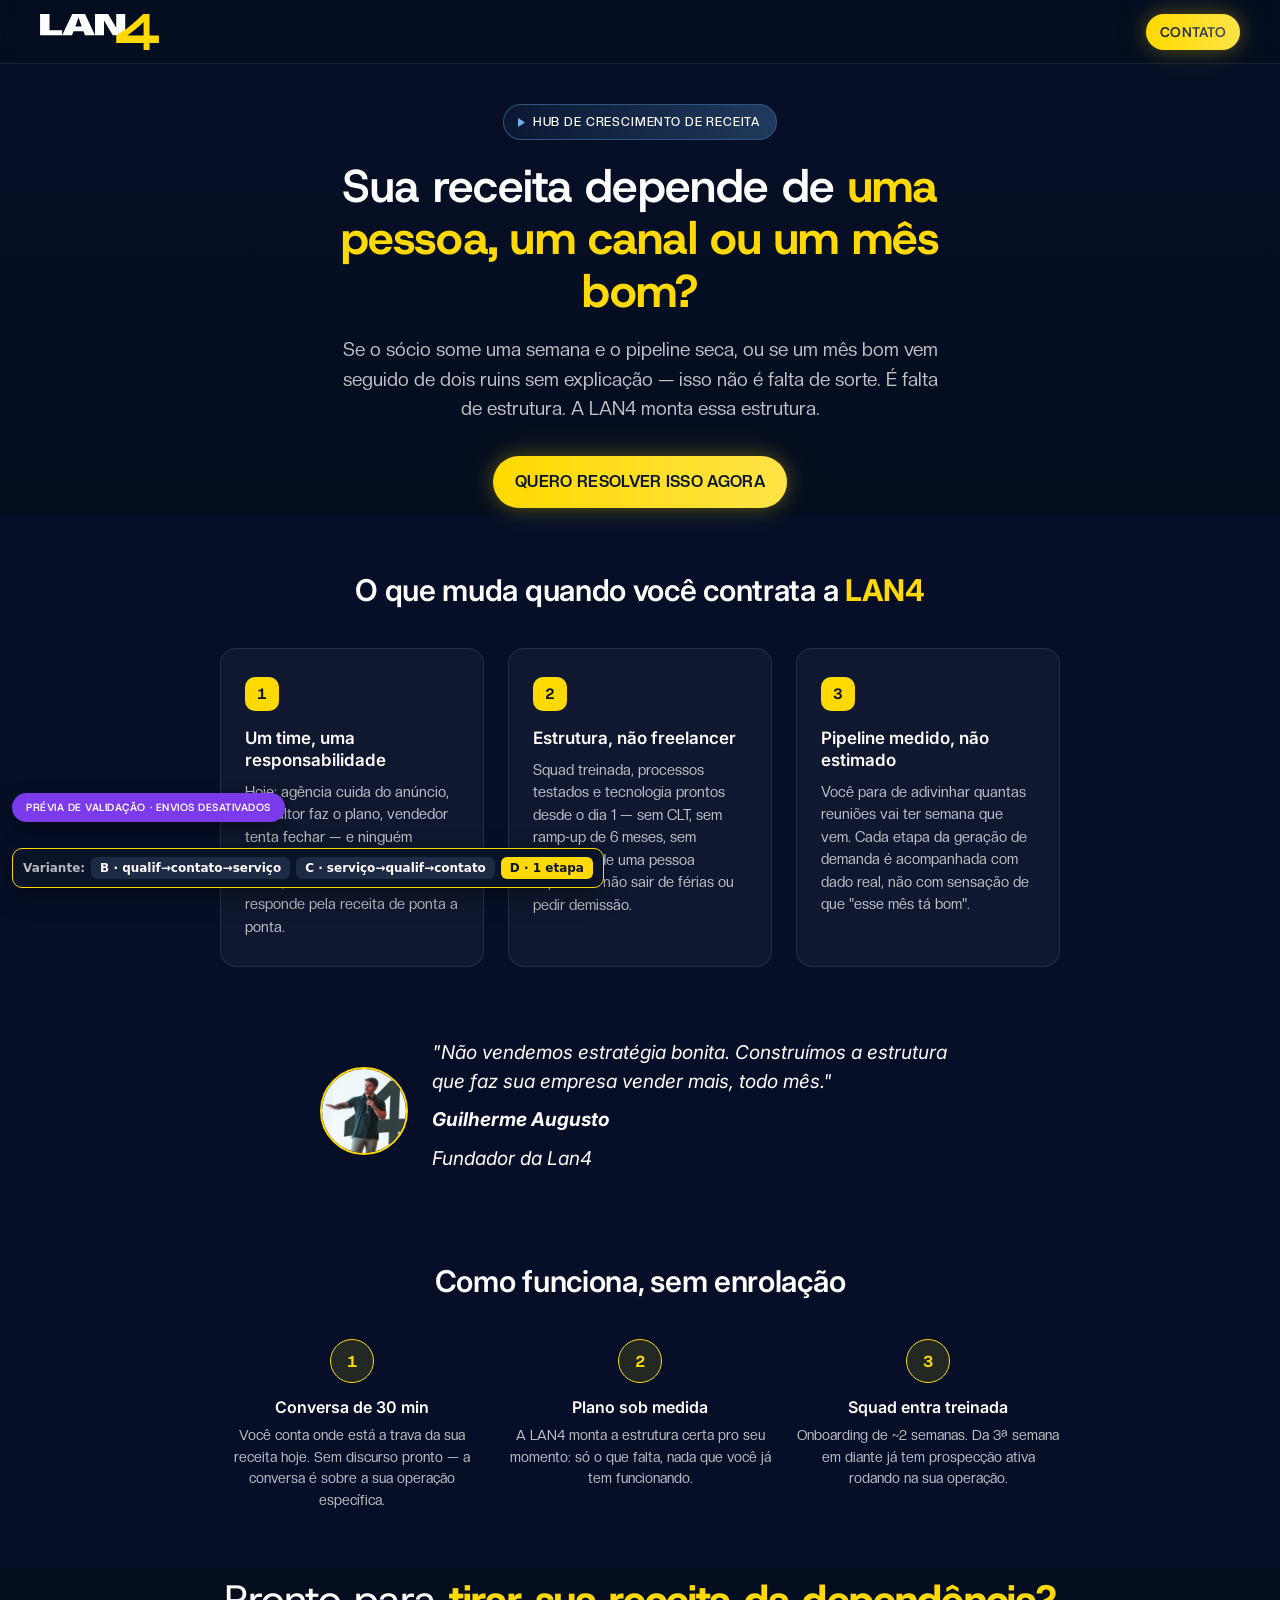
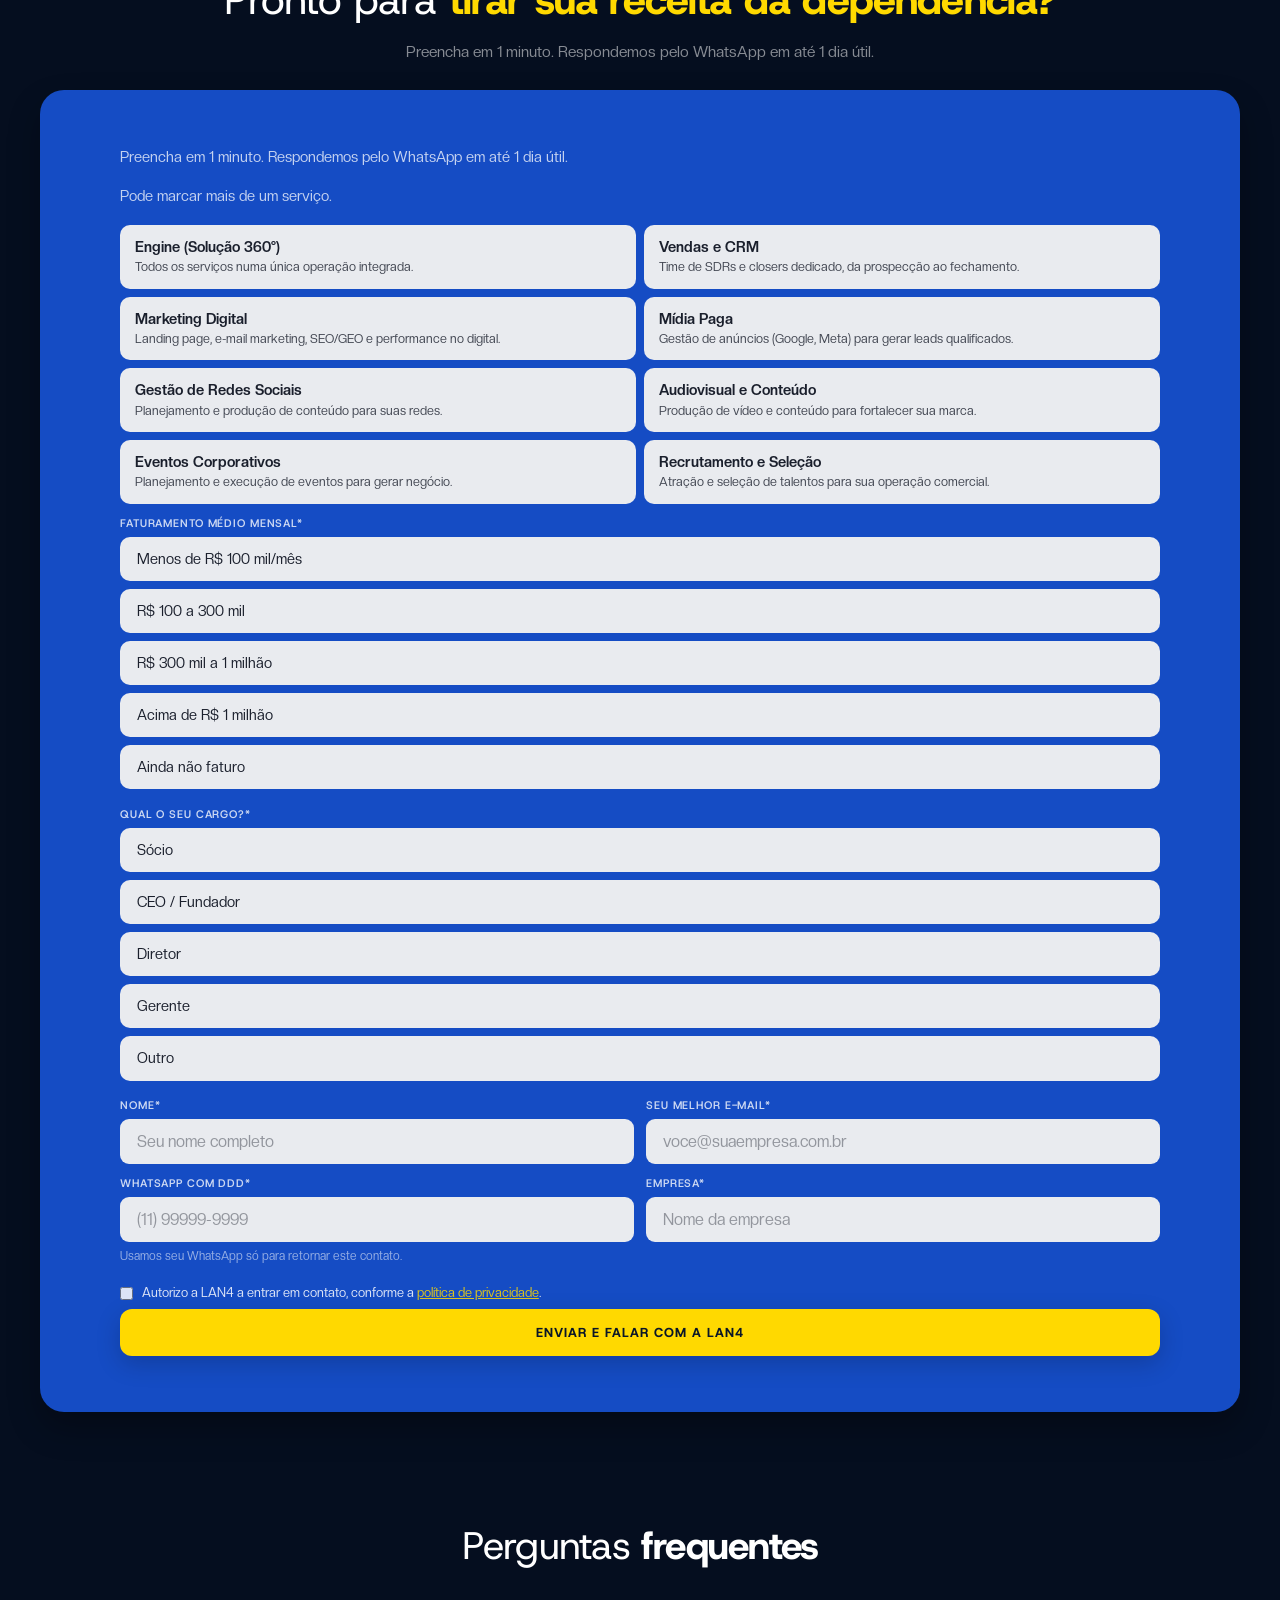
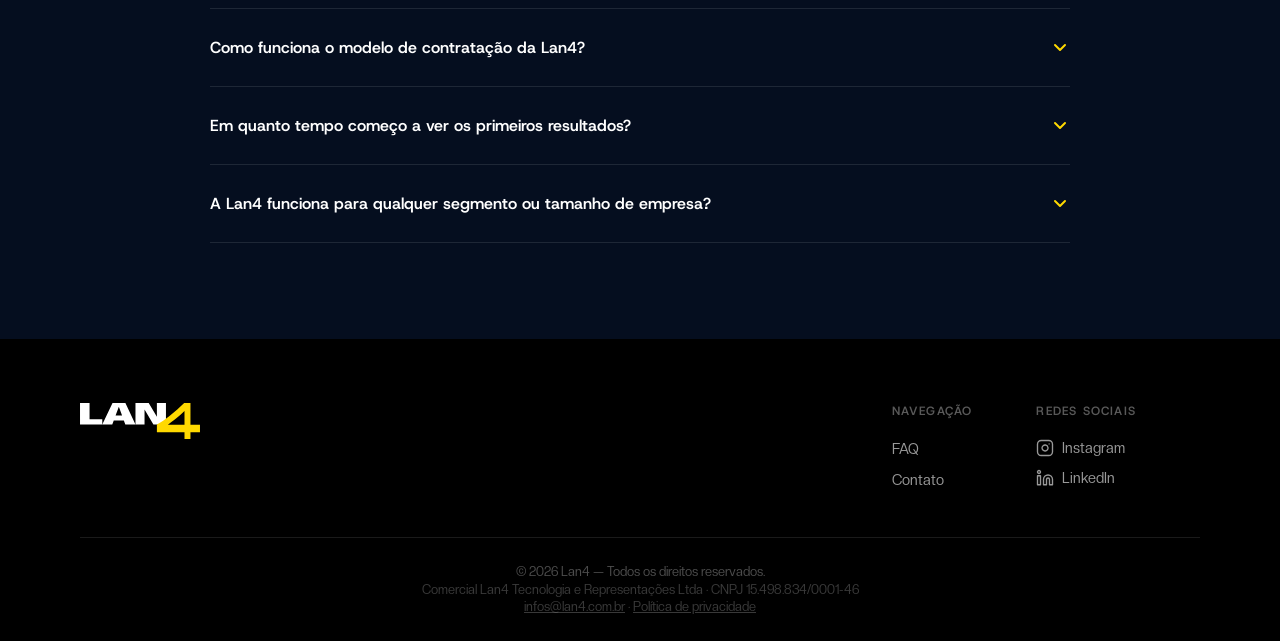
<file: s/solucao/index.html>
<!DOCTYPE html>
<html lang="pt-BR" data-domain="marketing" data-theme="dark">
<head>
  <meta charset="UTF-8" />
  <meta name="viewport" content="width=device-width, initial-scale=1.0, maximum-scale=5" />

  <!-- Modo prévia: fora de lan4.com.br (ex.: GitHub Pages) o GTM não carrega
       e o main.js não envia conversões ao RD — nenhum teste polui GA4/Ads/RD. -->
  <script>window.LAN4_PREVIEW = !/(^|\.)lan4\.com\.br$/.test(location.hostname);
  if (window.LAN4_PREVIEW) { var m = document.createElement('meta'); m.name = 'robots'; m.content = 'noindex,nofollow'; document.head.appendChild(m); }
  window.LAN4_AB_PREVIEW = window.LAN4_PREVIEW;</script>

  <!-- Google Tag Manager -->
  <script>if (!window.LAN4_PREVIEW) (function(w,d,s,l,i){w[l]=w[l]||[];w[l].push({'gtm.start':
  new Date().getTime(),event:'gtm.js'});var f=d.getElementsByTagName(s)[0],
  j=d.createElement(s),dl=l!='dataLayer'?'&l='+l:'';j.async=true;j.src=
  'https://www.googletagmanager.com/gtm.js?id='+i+dl;f.parentNode.insertBefore(j,f);
  })(window,document,'script','dataLayer','GTM-KK94LW4M');</script>
  <!-- End Google Tag Manager -->

  <title>LAN4 | Hub de Crescimento de Receita B2B</title>
  <meta name="description" content="Sua receita depende de uma pessoa, um canal ou um mês bom? A LAN4 monta a estrutura que tira sua empresa dessa dependência.">
  <meta name="robots" content="noindex,nofollow">
  <!-- LAN4_SERVICO_PAGINA removido em 2026-09-08: no teste A/B/C/D esta página usa
       os 8 checkboxes genéricos de serviço (igual à home). Forçar 'Engine' como
       fallback fazia o cf_servico_de_interesse vir 'Engine' no lead PARCIAL (que
       dispara no contato, antes da etapa de serviço) e em qualquer lead que não
       marcasse serviço — falso positivo. Agora: serviço vem só do que a pessoa
       marca; se não marcar, vem vazio (SDR pergunta). -->

  <link rel="icon" type="image/svg+xml" href="../../img/4.svg" />

  <link rel="preconnect" href="https://fonts.googleapis.com" />
  <link rel="preconnect" href="https://fonts.gstatic.com" crossorigin />
  <link href="https://fonts.googleapis.com/css2?family=Host+Grotesk:ital,wght@0,300..800;1,300..800&family=Inter:wght@400;500;600&family=JetBrains+Mono:wght@400;500&display=swap" rel="stylesheet" />

  <link rel="stylesheet" href="../../css/tokens.css" />
  <link rel="stylesheet" href="../../css/components.css?v=20260902b" />
  <link rel="stylesheet" href="../../form-ab.css?v=20260902b" />

  <style>
    .lf-consent{display:flex;gap:.55rem;align-items:flex-start;margin:.45rem 0 .2rem;font-size:.8rem;line-height:1.45;opacity:.85;cursor:pointer}
    .lf-consent input{margin-top:.2rem;flex:none;accent-color:#FFD900}
    .lf-consent a{color:#FFD900;text-decoration:underline}
    .footer-bottom p{margin:.15rem 0}
    .footer-legal{font-size:.8rem;opacity:.75}
    .footer-legal a{color:inherit;text-decoration:underline}
    /* ── Formulário multi-etapas (CRO) ─────────────────────────────── */
    .lf-wrap{scroll-margin-top:90px}
    .lf-step{display:none;border:0;padding:0;margin:0;min-width:0}
    .lf-step.is-active{display:block;animation:lfStepIn .28s ease}
    @keyframes lfStepIn{from{opacity:0;transform:translateX(14px)}to{opacity:1;transform:none}}
    @media (prefers-reduced-motion:reduce){.lf-step.is-active{animation:none}}
    .lf-progress{margin-bottom:1.5rem}
    .lf-progress-meta{display:flex;justify-content:space-between;align-items:baseline;gap:1rem;margin-bottom:.6rem;font-family:'Host Grotesk',sans-serif}
    .lf-progress-count{font-size:.72rem;letter-spacing:.08em;text-transform:uppercase;color:rgba(255,255,255,.6);white-space:nowrap}
    .lf-progress-count b{color:#FFD900}
    .lf-progress-title{font-size:.98rem;font-weight:700;color:#fff;text-align:right}
    .lf-progress-track{display:flex;gap:6px}
    .lf-progress-seg{flex:1;height:4px;border-radius:99px;background:rgba(255,255,255,.16);transition:background .3s ease}
    .lf-progress-seg.is-active{background:rgba(255,217,0,.55)}
    .lf-progress-seg.is-done{background:#FFD900}
    .lf-label{display:block;font-family:'Host Grotesk',sans-serif;font-size:11px;font-weight:600;letter-spacing:.08em;text-transform:uppercase;color:rgba(255,255,255,.78);margin-bottom:9px}
    .lf-options{display:grid;gap:8px;min-width:0}
    .lf-options--2col{grid-template-columns:1fr 1fr}
    @media (max-width:380px){.lf-options--2col{grid-template-columns:1fr}}
    .lf-opt{position:relative;display:block;cursor:pointer;margin-bottom:0;min-width:0}
    .lf-opt input{position:absolute;opacity:0;pointer-events:none}
    .lf-group label.lf-opt{text-transform:none;letter-spacing:normal;font-family:'CreatoDisplay',sans-serif;font-size:14.5px;font-weight:400;color:inherit;margin-bottom:0;text-shadow:none}
    .lf-opt span{position:relative;display:flex;align-items:center;justify-content:center;text-align:center;min-height:48px;padding:10px 34px;border-radius:10px;background:#E9EBEF;color:#1a1f2c;font-family:'CreatoDisplay',sans-serif;font-size:14.5px;font-weight:400;line-height:1.25;border:1.5px solid transparent;transition:border-color .15s ease,background .15s ease,box-shadow .15s ease,transform .15s ease}
    .lf-opt input:checked+span{background:#FFD900;border-color:#FFD900;color:#0a1628;box-shadow:0 6px 18px rgba(255,217,0,.4);font-weight:700;transform:translateY(-1px)}
    .lf-opt input:checked+span::after{content:'✓';position:absolute;right:10px;top:50%;transform:translateY(-50%);display:flex;align-items:center;justify-content:center;width:18px;height:18px;border-radius:50%;background:#0a1628;color:#FFD900;font-size:10px;font-weight:800;line-height:1}
    .lf-opt input:focus-visible+span{border-color:#154CC4}
    .lf-opt:hover span{background:#dfe2e9}
    .lf-opt input:checked:hover+span{background:#FFD900}
    .lf-nav{display:flex;gap:10px;align-items:stretch;margin-top:.4rem}
    .lf-nav .lf-btn{flex:1;margin-top:0}
    .lf-back{flex:none;background:none;border:1px solid rgba(255,255,255,.25);color:rgba(255,255,255,.85);border-radius:10px;padding:9px 14px;font-family:'Host Grotesk',sans-serif;font-size:11px;font-weight:700;letter-spacing:.06em;text-transform:uppercase;cursor:pointer;transition:border-color .15s ease}
    .lf-back:hover{border-color:rgba(255,255,255,.5)}
    .lf-step-msg{display:none;align-items:flex-start;gap:9px;margin:0 0 .8rem;padding:12px 14px;border-radius:10px;font-size:13.5px;font-weight:600;line-height:1.5;background:#FFF0F0;border:1.5px solid #F02020;color:#B00E0E;animation:lfStepMsgIn .2s ease}
    .lf-step-msg::before{content:'!';flex:none;display:flex;align-items:center;justify-content:center;width:18px;height:18px;margin-top:1px;border-radius:50%;background:#F02020;color:#fff;font-size:12px;font-weight:800;font-family:'Host Grotesk',sans-serif}
    @keyframes lfStepMsgIn{from{opacity:0;transform:translateY(-4px)}to{opacity:1;transform:none}}
    @media (prefers-reduced-motion:reduce){.lf-step-msg{animation:none}}
    .lf-step-hint{margin:0 0 1.1rem;font-size:.92rem;line-height:1.5;color:rgba(255,255,255,.75)}
    .lf-field-hint{display:block;margin-top:6px;font-size:.74rem;line-height:1.4;color:rgba(255,255,255,.55)}
    form.is-sent .lf-step,form.is-sent .lf-progress{display:none}
    .lf-next-hint{display:flex;align-items:center;gap:8px;margin:1rem 0 1.1rem;padding:10px 14px;border-radius:10px;background:#FFD900;border:2px solid #FFD900;animation:lfIncentivoPulse 1.6s ease-in-out infinite}
    .lf-next-hint-icon{flex:none;display:flex;width:16px;height:16px;color:#0A1428}
    .lf-next-hint span:last-child{font-family:'Host Grotesk',sans-serif;font-size:12px;font-weight:700;letter-spacing:.02em;color:#0A1428}
    @keyframes lfIncentivoPulse{0%,100%{background:#FFD900;border-color:#FFD900;box-shadow:0 0 0 0 rgba(255,217,0,.5)}50%{background:#ffe680;border-color:#fff;box-shadow:0 0 0 6px rgba(255,217,0,.3)}}
    @media (prefers-reduced-motion:reduce){.lf-next-hint{animation:none}}
    .lf-select-group{margin-bottom:1rem}
    .lf-select-group label{display:block;margin-bottom:6px;font-family:'Host Grotesk',sans-serif;font-size:.82rem;font-weight:600;color:rgba(255,255,255,.85)}
    .lf-select{width:100%;padding:12px 14px;border-radius:10px;border:1px solid rgba(255,255,255,.2);background:rgba(255,255,255,.06);color:#fff;font-family:'Host Grotesk',sans-serif;font-size:.92rem;appearance:none;-webkit-appearance:none;background-image:url("data:image/svg+xml,%3Csvg xmlns='http://www.w3.org/2000/svg' viewBox='0 0 24 24' fill='none' stroke='%23ffffff' stroke-width='2'%3E%3Cpath d='M6 9l6 6 6-6'/%3E%3C/svg%3E");background-repeat:no-repeat;background-position:right 12px center;background-size:16px;cursor:pointer}
    .lf-select:focus{outline:none;border-color:#FFD900}
    .lf-select option{background:#0A1428;color:#fff}
    .radio-card-group{grid-template-columns:1fr 1fr;align-items:stretch;min-width:0}
    @media (max-width:360px){.radio-card-group{grid-template-columns:1fr}}
    .radio-card{height:100%;min-width:0}
    .radio-card span{flex-direction:column;align-items:center;justify-content:center;text-align:center;height:100%;min-height:88px;padding:14px 34px;gap:4px;box-sizing:border-box}
    .radio-card span strong{display:block;font-family:'CreatoDisplay',sans-serif;font-weight:600;font-size:14.5px;line-height:1.25;color:inherit}
    .radio-card span small{display:block;font-family:'CreatoDisplay',sans-serif;font-weight:400;font-size:12px;line-height:1.4;opacity:.85}
    .radio-card input:checked+span{background:#FFD900;border-color:#FFD900;color:#0a1628;box-shadow:0 6px 18px rgba(255,217,0,.4);font-weight:700;transform:translateY(-1px)}
    .radio-card input:checked+span strong{color:inherit}
    .radio-card input:checked+span small{opacity:.8}
    .radio-card input:checked:hover+span{background:#FFD900}
    .radio-card input:checked+span::after{top:14px;right:12px;transform:none;background:#0a1628;color:#FFD900}
    @media (max-width:640px){
      .radio-card span{min-height:72px;padding:11px 30px;gap:2px}
      .radio-card span strong{font-size:13.5px}
      .radio-card span small{font-size:11.5px;line-height:1.3}
      .radio-card input:checked+span::after{top:11px;right:10px}
    }
    .lan4-preview-badge{position:fixed;bottom:78px;left:12px;z-index:999;background:#7c3aed;color:#fff;border-radius:999px;font:600 10.5px/1.4 'Host Grotesk',sans-serif;letter-spacing:.05em;text-transform:uppercase;padding:7px 14px;box-shadow:0 6px 18px rgba(0,0,0,.4);pointer-events:none}
    .sticky-cta{position:fixed;left:0;right:0;bottom:0;z-index:80;display:none;align-items:center;justify-content:space-between;gap:.8rem;padding:.65rem 1rem;padding-bottom:calc(.65rem + env(safe-area-inset-bottom));background:rgba(7,14,29,.96);backdrop-filter:blur(8px);-webkit-backdrop-filter:blur(8px);border-top:1px solid rgba(255,217,0,.35);transform:translateY(110%);transition:transform .3s ease}
    .sticky-cta.is-visible{transform:translateY(0)}
    .sticky-cta-text{font-size:.78rem;line-height:1.3;color:#fff;opacity:.92}
    .sticky-cta-text strong{color:#FFD900;display:block;font-size:.88rem}
    .sticky-cta-btn{flex:none;background:#FFD900;color:#0A1428;font-weight:700;font-size:.88rem;padding:.7rem 1.15rem;border-radius:999px;text-decoration:none;white-space:nowrap}
    @media (max-width:768px){.sticky-cta{display:flex}}

    /* ── Carta direta — específico ─────────────────────────────────── */
    .dir-hero{padding:calc(var(--marketing-header-height) + 40px) 0 8px;background:linear-gradient(180deg,var(--lan4-blue-dark) 0%,var(--lan4-blue-deep) 100%)}
    .dir-hero-inner{max-width:760px;margin:0 auto;padding:0 var(--spacing-outer-gutter);text-align:center}
    .dir-eyebrow{margin:0 auto 20px}
    .dir-h1{font-family:'Host Grotesk',sans-serif;color:#fff;letter-spacing:-.015em;font-size:clamp(30px,6.4vw,46px);font-weight:600;line-height:1.14;margin:0 0 18px}
    .dir-h1 strong{color:var(--lan4-yellow)}
    .dir-sub{color:var(--color-marketing-subtle);font-size:clamp(16px,2.6vw,19px);line-height:1.55;max-width:600px;margin:0 auto 32px}
    .dir-cta-row{display:flex;justify-content:center}

    .dir-mech{padding:56px 0 8px}
    .dir-mech-inner{max-width:920px;margin:0 auto;padding:0 var(--spacing-outer-gutter)}
    .dir-mech-title{text-align:center;font-family:var(--font-suisse);color:#fff;font-size:clamp(22px,4vw,30px);font-weight:600;letter-spacing:-.01em;margin:0 0 40px}
    .dir-mech-title strong{color:var(--lan4-yellow)}
    .dir-mech-grid{display:grid;grid-template-columns:repeat(3,1fr);gap:24px}
    @media (max-width:820px){.dir-mech-grid{grid-template-columns:1fr;gap:20px}}
    .dir-mech-card{background:rgba(255,255,255,.04);border:1px solid rgba(255,255,255,.1);border-radius:16px;padding:28px 24px}
    .dir-mech-num{display:inline-flex;align-items:center;justify-content:center;width:34px;height:34px;border-radius:10px;background:var(--lan4-yellow);color:#0A1428;font-family:'Host Grotesk',sans-serif;font-weight:800;font-size:15px;margin-bottom:16px}
    .dir-mech-card h3{color:#fff;font-family:var(--font-suisse);font-size:17px;font-weight:600;margin:0 0 10px;line-height:1.3}
    .dir-mech-card p{color:var(--color-marketing-subtle);font-size:14.5px;line-height:1.55;margin:0}

    .dir-quote{padding:64px 0}
    .dir-quote-inner{max-width:720px;margin:0 auto;padding:0 var(--spacing-outer-gutter);display:flex;gap:24px;align-items:center}
    .dir-quote-img{flex:none;width:88px;height:88px;border-radius:50%;overflow:hidden;border:2px solid var(--lan4-yellow)}
    .dir-quote-img img{width:100%;height:100%;object-fit:cover;display:block}
    .dir-quote-text p{color:#fff;font-family:var(--font-suisse);font-size:clamp(16px,2.6vw,19px);line-height:1.5;font-style:italic;margin:0 0 10px}
    .dir-quote-name{color:var(--lan4-yellow);font-family:'Host Grotesk',sans-serif;font-weight:700;font-size:13px}
    .dir-quote-role{color:var(--color-marketing-subtler);font-family:'Host Grotesk',sans-serif;font-size:12.5px}
    @media (max-width:560px){.dir-quote-inner{flex-direction:column;text-align:center}}

    .dir-steps{padding:16px 0 56px}
    .dir-steps-inner{max-width:920px;margin:0 auto;padding:0 var(--spacing-outer-gutter)}
    .dir-steps-title{text-align:center;font-family:var(--font-suisse);color:#fff;font-size:clamp(22px,4vw,30px);font-weight:600;letter-spacing:-.01em;margin:0 0 40px}
    .dir-steps-grid{display:grid;grid-template-columns:repeat(3,1fr);gap:24px;counter-reset:step}
    @media (max-width:820px){.dir-steps-grid{grid-template-columns:1fr;gap:20px}}
    .dir-step{text-align:center}
    .dir-step-num{width:44px;height:44px;border-radius:50%;background:rgba(255,217,0,.12);border:1.5px solid var(--lan4-yellow);color:var(--lan4-yellow);display:flex;align-items:center;justify-content:center;font-family:'Host Grotesk',sans-serif;font-weight:800;font-size:16px;margin:0 auto 14px}
    .dir-step h3{color:#fff;font-family:var(--font-suisse);font-size:16px;font-weight:600;margin:0 0 8px}
    .dir-step p{color:var(--color-marketing-subtle);font-size:14px;line-height:1.55;margin:0}

    .dir-below{padding:8px 0 56px}
    /* .lf-wrap agora vive dentro de .container (classe nativa do site,
       max-width:80rem) igual à home — mesma largura de form que a home
       usa em qualquer tela. */

    /* Header sem menu-toggle/nav-center: neutraliza o grid mobile do
       components.css (que reserva 3 colunas contando com o hamburger),
       senão o botão Contato some e a logo fica com espaçamento estranho
       em qualquer tela < 1024px. Mantém logo à esquerda + Contato à
       direita em todas as larguras, igual ao desktop. */
    @media (max-width:63.9375rem){
      .nav-ctas{display:flex !important}
      .header-inner{display:flex !important;justify-content:space-between !important}
      .logo-link{justify-self:auto !important}
    }
  </style>
</head>

<body>

  <!-- Honeypot anti-bot (main.js lê via querySelector global) — invisível
       pra humano (fora da viewport, não display:none), mas bots simples
       preenchem todo campo que encontram. Qualquer valor aqui bloqueia o
       envio ao RD silenciosamente (ver lan4PareceBot em main.js). -->
  <input type="text" name="website_hp" tabindex="-1" autocomplete="off"
    style="position:absolute;left:-9999px;top:-9999px;width:1px;height:1px;opacity:0;" aria-hidden="true">


  <!-- Google Tag Manager (noscript) -->
  <noscript><iframe src="https://www.googletagmanager.com/ns.html?id=GTM-KK94LW4M"
  height="0" width="0" style="display:none;visibility:hidden"></iframe></noscript>
  <!-- End Google Tag Manager (noscript) -->

  <!-- ════════════════════════════════════════════════
       NAVBAR / HEADER — simplificada
  ════════════════════════════════════════════════ -->
  <header class="header" role="banner">
    <div class="container">
      <div class="header-inner">
        <a class="logo-link" href="#" aria-label="LAN4">
          <span class="logo-svg-wrap">
            <svg class="logo-svg" xmlns="http://www.w3.org/2000/svg" viewBox="0 0 824.39 249.66" aria-hidden="true" focusable="false">
              <g class="logo-lan">
                <path d="M65.49,0v112.53h87.52v35.51H0V0h65.49Z"/>
                <path d="M153.01,148.03L223.31,0h88.61l69.21,148.03h-69.91l-10.09-28h-69.29l-10.32,28h-68.51ZM288.95,86.28l-22.11-61.23-22.5,61.23h44.62Z"/>
                <path d="M590.55,148.03h-86.2l-60.99-103.31v103.31h-62.23V0h90.86l56.33,94.88V0h62.23v148.03Z"/>
              </g>
              <g class="logo-icon">
                <path d="M528.32,147.7c26.95-14.09,57.22-34.45,90.82-61.08,33.59-26.63,65.8-55.51,96.64-86.63h43.24v148.87s65.37,0,65.37,0v52.15h-65.37s0,48.64,0,48.64h-41.03v-48.64s-189.67,0-189.67,0v-53.32ZM657.55,108.69c-21.52,17.34-39.59,30.73-54.21,40.18h114.65s0-93.83,0-93.83c-18.77,18.42-38.92,36.3-60.44,53.65Z"/>
              </g>
            </svg>
          </span>
        </a>
        <div class="nav-ctas">
          <a class="btn btn-sm btn-solid btn-contato" href="#contato" data-cta="nav-contato" data-cta-location="navbar">Contato</a>
        </div>
      </div>
    </div>
  </header>

  <main>

    <!-- ════════════════════════════════════════════════
         HERO — sem vídeo, dor específica direto no H1
    ════════════════════════════════════════════════ -->
    <section class="dir-hero">
      <div class="dir-hero-inner">
        <div class="hero-badge dir-eyebrow">
          <div class="hero-badge-inner">
            <span class="badge-icon" aria-hidden="true">
              <svg width="7" height="9" viewBox="0 0 7 9" fill="currentColor"><path d="M0 0L7 4.5L0 9Z"/></svg>
            </span>
            <p class="badge-text">Hub de Crescimento de Receita</p>
          </div>
        </div>

        <h1 class="dir-h1">Sua receita depende de <strong>uma pessoa, um canal ou um mês bom?</strong></h1>
        <p class="dir-sub">Se o sócio some uma semana e o pipeline seca, ou se um mês bom vem seguido de dois ruins sem explicação — isso não é falta de sorte. É falta de estrutura. A LAN4 monta essa estrutura.</p>

        <div class="dir-cta-row">
          <a class="btn btn-lg btn-solid" href="#contato" data-cta="hero-diagnostico-solucao" data-cta-location="hero" data-pointer-glow>
            <span class="label" style="text-transform:uppercase">Quero resolver isso agora</span>
            <div class="pointer-glow" aria-hidden="true"></div>
          </a>
        </div>
      </div>
    </section>

    <!-- ════════════════════════════════════════════════
         MECANISMO — o que a LAN4 faz diferente (não é case, é método)
    ════════════════════════════════════════════════ -->
    <section class="dir-mech">
      <div class="dir-mech-inner">
        <h2 class="dir-mech-title">O que muda quando você contrata a <strong>LAN4</strong></h2>
        <div class="dir-mech-grid">

          <div class="dir-mech-card">
            <span class="dir-mech-num">1</span>
            <h3>Um time, uma responsabilidade</h3>
            <p>Hoje: agência cuida do anúncio, consultor faz o plano, vendedor tenta fechar — e ninguém responde pelo resultado final. Na LAN4, um único time dedicado responde pela receita de ponta a ponta.</p>
          </div>

          <div class="dir-mech-card">
            <span class="dir-mech-num">2</span>
            <h3>Estrutura, não freelancer</h3>
            <p>Squad treinada, processos testados e tecnologia prontos desde o dia 1 — sem CLT, sem ramp-up de 6 meses, sem depender de uma pessoa específica não sair de férias ou pedir demissão.</p>
          </div>

          <div class="dir-mech-card">
            <span class="dir-mech-num">3</span>
            <h3>Pipeline medido, não estimado</h3>
            <p>Você para de adivinhar quantas reuniões vai ter semana que vem. Cada etapa da geração de demanda é acompanhada com dado real, não com sensação de que "esse mês tá bom".</p>
          </div>

        </div>
      </div>
    </section>

    <!-- ════════════════════════════════════════════════
         QUOTE DO FUNDADOR — âncora de confiança
    ════════════════════════════════════════════════ -->
    <section class="dir-quote">
      <div class="dir-quote-inner">
        <div class="dir-quote-img">
          <img src="../../img/guilherme-augusto.jpg" alt="Guilherme Augusto, fundador da Lan4" width="176" height="176" loading="lazy">
        </div>
        <div class="dir-quote-text">
          <p>"Não vendemos estratégia bonita. Construímos a estrutura que faz sua empresa vender mais, todo mês."</p>
          <p class="dir-quote-name">Guilherme Augusto</p>
          <p class="dir-quote-role">Fundador da Lan4</p>
        </div>
      </div>
    </section>

    <!-- ════════════════════════════════════════════════
         COMO FUNCIONA — 3 passos
    ════════════════════════════════════════════════ -->
    <section class="dir-steps">
      <div class="dir-steps-inner">
        <h2 class="dir-steps-title">Como funciona, sem enrolação</h2>
        <div class="dir-steps-grid">
          <div class="dir-step">
            <div class="dir-step-num">1</div>
            <h3>Conversa de 30 min</h3>
            <p>Você conta onde está a trava da sua receita hoje. Sem discurso pronto — a conversa é sobre a sua operação específica.</p>
          </div>
          <div class="dir-step">
            <div class="dir-step-num">2</div>
            <h3>Plano sob medida</h3>
            <p>A LAN4 monta a estrutura certa pro seu momento: só o que falta, nada que você já tem funcionando.</p>
          </div>
          <div class="dir-step">
            <div class="dir-step-num">3</div>
            <h3>Squad entra treinada</h3>
            <p>Onboarding de ~2 semanas. Da 3ª semana em diante já tem prospecção ativa rodando na sua operação.</p>
          </div>
        </div>
      </div>
    </section>

    <!-- ════════════════════════════════════════════════
         CONTATO — Formulário RD Station
    ════════════════════════════════════════════════ -->
    <section class="dir-below contato-section" id="contato">
      <div class="container">

        <div class="contato-header reveal" style="text-align:center;margin-bottom:1.5rem">
          <h2 class="contato-title">Pronto para <span class="destaque-h1"><strong>tirar sua receita da dependência?</strong></span></h2>
          <p class="contato-sub">Preencha em 1 minuto. Respondemos pelo WhatsApp em até 1 dia útil.</p>
        </div>

        <div class="lf-wrap reveal" style="--reveal-delay:.12s">
          <form id="lf" novalidate data-rd-id="lan4-lp-solucao">

<!-- RODADA 2 — B vs C vs D (A removida) -->
            <div class="lf-progress" data-fv-progress="B">
              <div class="lf-progress-meta">
                <span class="lf-progress-count">Etapa <b data-step-current>1</b> de 3</span>
                <span class="lf-progress-title" data-step-title>Sobre a sua empresa</span>
              </div>
              <div class="lf-progress-track" aria-hidden="true">
                <span class="lf-progress-seg is-active"></span><span class="lf-progress-seg"></span><span class="lf-progress-seg"></span>
              </div>
            </div>
            <div class="lf-progress" data-fv-progress="C">
              <div class="lf-progress-meta">
                <span class="lf-progress-count">Etapa <b data-step-current>1</b> de 3</span>
                <span class="lf-progress-title" data-step-title>Qual serviço você precisa?</span>
              </div>
              <div class="lf-progress-track" aria-hidden="true">
                <span class="lf-progress-seg is-active"></span><span class="lf-progress-seg"></span><span class="lf-progress-seg"></span>
              </div>
            </div>

            <!-- ═══ VARIANTE C — serviço → qualificação → contato ═══ -->
            <fieldset class="lf-step is-active" data-fv="C" data-step-name="servico"
                      data-step-title="Qual serviço você precisa?" data-no-autoadvance
                      data-req="servico_interesse:Serviço de interesse">
              <div class="lf-group" role="group" aria-label="Qual serviço você precisa?">
                <p class="lf-step-hint">Pode marcar mais de um serviço.</p>
                <div class="lf-options radio-card-group">
                  <label class="lf-opt radio-card"><input type="checkbox" name="servico_interesse" value="Engine"><span><strong>Engine (Solução 360°)</strong><small>Todos os serviços numa única operação integrada.</small></span></label>
                  <label class="lf-opt radio-card"><input type="checkbox" name="servico_interesse" value="Vendas e CRM"><span><strong>Vendas e CRM</strong><small>Time de SDRs e closers dedicado, da prospecção ao fechamento.</small></span></label>
                  <label class="lf-opt radio-card"><input type="checkbox" name="servico_interesse" value="Marketing Digital"><span><strong>Marketing Digital</strong><small>Landing page, e-mail marketing, SEO/GEO e performance no digital.</small></span></label>
                  <label class="lf-opt radio-card"><input type="checkbox" name="servico_interesse" value="Mídia Paga"><span><strong>Mídia Paga</strong><small>Gestão de anúncios (Google, Meta) para gerar leads qualificados.</small></span></label>
                  <label class="lf-opt radio-card"><input type="checkbox" name="servico_interesse" value="Gestão de Redes Sociais"><span><strong>Gestão de Redes Sociais</strong><small>Planejamento e produção de conteúdo para suas redes.</small></span></label>
                  <label class="lf-opt radio-card"><input type="checkbox" name="servico_interesse" value="Audiovisual e Conteúdo"><span><strong>Audiovisual e Conteúdo</strong><small>Produção de vídeo e conteúdo para fortalecer sua marca.</small></span></label>
                  <label class="lf-opt radio-card"><input type="checkbox" name="servico_interesse" value="Eventos Corporativos"><span><strong>Eventos Corporativos</strong><small>Planejamento e execução de eventos para gerar negócio.</small></span></label>
                  <label class="lf-opt radio-card"><input type="checkbox" name="servico_interesse" value="Recrutamento e Seleção"><span><strong>Recrutamento e Seleção</strong><small>Atração e seleção de talentos para sua operação comercial.</small></span></label>
                </div>
              </div>
              <div class="lf-step-msg" role="alert"></div>
              <div class="lf-nav"><button type="button" class="lf-btn lf-next">Continuar</button></div>
            </fieldset>
            <fieldset class="lf-step" data-fv="C" data-step-name="qualificacao"
                      data-step-title="Sobre a sua empresa"
                      data-req="faturamento:Faturamento médio mensal,cargo:Cargo">
              <p class="lf-step-hint">Duas perguntas rápidas para direcionar seu contato para a pessoa certa.</p>
              <div class="lf-group" role="radiogroup" aria-label="Faturamento médio mensal">
                <label class="lf-sublabel">Faturamento médio mensal*</label>
                <div class="lf-options">
                  <label class="lf-opt"><input type="radio" name="faturamento" value="Até 100k"><span>Menos de R$ 100 mil/mês</span></label>
                  <label class="lf-opt"><input type="radio" name="faturamento" value="100 - 300k"><span>R$ 100 a 300 mil</span></label>
                  <label class="lf-opt"><input type="radio" name="faturamento" value="300k - 1M"><span>R$ 300 mil a 1 milhão</span></label>
                  <label class="lf-opt"><input type="radio" name="faturamento" value="Acima de 1M"><span>Acima de R$ 1 milhão</span></label>
                  <label class="lf-opt"><input type="radio" name="faturamento" value="Não faturo"><span>Ainda não faturo</span></label>
                </div>
              </div>
              <div class="lf-group" role="radiogroup" aria-label="Qual o seu cargo">
                <label class="lf-sublabel">Qual o seu cargo?*</label>
                <div class="lf-options">
                  <label class="lf-opt"><input type="radio" name="cargo" value="Sócio"><span>Sócio</span></label>
                  <label class="lf-opt"><input type="radio" name="cargo" value="CEO / Fundador"><span>CEO / Fundador</span></label>
                  <label class="lf-opt"><input type="radio" name="cargo" value="Diretor"><span>Diretor</span></label>
                  <label class="lf-opt"><input type="radio" name="cargo" value="Gerente"><span>Gerente</span></label>
                  <label class="lf-opt"><input type="radio" name="cargo" value="Outro"><span>Outro</span></label>
                </div>
              </div>
              <div class="lf-step-msg" role="alert"></div>
              <div class="lf-nav"><button type="button" class="lf-back">Voltar</button><button type="button" class="lf-btn lf-next">Continuar</button></div>
            </fieldset>
            <fieldset class="lf-step" data-fv="C" data-step-name="contato"
                      data-step-title="Como retornamos seu contato" data-no-autoadvance
                      data-req="nome:Nome,email:Email,telefone:Telefone,empresa:Empresa,lgpd_consent:Autorização de contato (LGPD)">
              <p class="lf-step-hint">Falta pouco. Respondemos pelo WhatsApp em até 1 dia útil.</p>
              <div class="lf-row">
                <div class="lf-group">
                  <label for="lfc-nome">Nome*</label>
                  <input id="lfc-nome" name="nome" type="text" autocomplete="name" enterkeyhint="next" placeholder="Seu nome completo">
                </div>
                <div class="lf-group">
                  <label for="lfc-email">Seu melhor e-mail*</label>
                  <input id="lfc-email" name="email" type="email" inputmode="email" autocomplete="email" enterkeyhint="next" placeholder="voce@suaempresa.com.br">
                  <span class="lf-field-hint lf-email-typo" hidden></span>
                </div>
              </div>
              <div class="lf-row">
                <div class="lf-group">
                  <label for="lfc-tel">WhatsApp com DDD*</label>
                  <input id="lfc-tel" name="telefone" type="tel" inputmode="numeric" autocomplete="tel-national" enterkeyhint="next" placeholder="(11) 99999-9999">
                  <span class="lf-field-hint">Usamos seu WhatsApp só para retornar este contato.</span>
                </div>
                <div class="lf-group"><label for="lfc-empresa">Empresa*</label>
                  <input id="lfc-empresa" name="empresa" type="text" autocomplete="organization" enterkeyhint="done" placeholder="Nome da empresa"></div>
              </div>
              <label class="lf-consent">
                <input type="checkbox" name="lgpd_consent">
                <span>Autorizo a LAN4 a entrar em contato, conforme a <a href="/politica-de-privacidade/" target="_blank" rel="noopener">política de privacidade</a>.</span>
              </label>

              <div class="lf-step-msg" role="alert"></div>
              <div class="lf-nav">
                <button type="button" class="lf-back">Voltar</button>
                <button type="submit" class="lf-btn">Enviar e falar com a LAN4</button>
              </div>
            </fieldset>

            <!-- ═══ VARIANTE D — form corrido, 1 etapa ═══ -->
            <fieldset class="lf-step is-active" data-fv="D" data-step-name="contato" data-no-autoadvance
                      data-req="servico_interesse:Serviço de interesse,faturamento:Faturamento médio mensal,cargo:Cargo,nome:Nome,email:Email,telefone:Telefone,empresa:Empresa,lgpd_consent:Autorização de contato (LGPD)">
              <p class="lf-step-hint">Preencha em 1 minuto. Respondemos pelo WhatsApp em até 1 dia útil.</p>
              <div class="lf-group" role="group" aria-label="Qual serviço você precisa?">
                <p class="lf-step-hint">Pode marcar mais de um serviço.</p>
                <div class="lf-options radio-card-group">
                  <label class="lf-opt radio-card"><input type="checkbox" name="servico_interesse" value="Engine"><span><strong>Engine (Solução 360°)</strong><small>Todos os serviços numa única operação integrada.</small></span></label>
                  <label class="lf-opt radio-card"><input type="checkbox" name="servico_interesse" value="Vendas e CRM"><span><strong>Vendas e CRM</strong><small>Time de SDRs e closers dedicado, da prospecção ao fechamento.</small></span></label>
                  <label class="lf-opt radio-card"><input type="checkbox" name="servico_interesse" value="Marketing Digital"><span><strong>Marketing Digital</strong><small>Landing page, e-mail marketing, SEO/GEO e performance no digital.</small></span></label>
                  <label class="lf-opt radio-card"><input type="checkbox" name="servico_interesse" value="Mídia Paga"><span><strong>Mídia Paga</strong><small>Gestão de anúncios (Google, Meta) para gerar leads qualificados.</small></span></label>
                  <label class="lf-opt radio-card"><input type="checkbox" name="servico_interesse" value="Gestão de Redes Sociais"><span><strong>Gestão de Redes Sociais</strong><small>Planejamento e produção de conteúdo para suas redes.</small></span></label>
                  <label class="lf-opt radio-card"><input type="checkbox" name="servico_interesse" value="Audiovisual e Conteúdo"><span><strong>Audiovisual e Conteúdo</strong><small>Produção de vídeo e conteúdo para fortalecer sua marca.</small></span></label>
                  <label class="lf-opt radio-card"><input type="checkbox" name="servico_interesse" value="Eventos Corporativos"><span><strong>Eventos Corporativos</strong><small>Planejamento e execução de eventos para gerar negócio.</small></span></label>
                  <label class="lf-opt radio-card"><input type="checkbox" name="servico_interesse" value="Recrutamento e Seleção"><span><strong>Recrutamento e Seleção</strong><small>Atração e seleção de talentos para sua operação comercial.</small></span></label>
                </div>
              </div>

              <div class="lf-group" role="radiogroup" aria-label="Faturamento médio mensal">
                <label class="lf-sublabel">Faturamento médio mensal*</label>
                <div class="lf-options">
                  <label class="lf-opt"><input type="radio" name="faturamento" value="Até 100k"><span>Menos de R$ 100 mil/mês</span></label>
                  <label class="lf-opt"><input type="radio" name="faturamento" value="100 - 300k"><span>R$ 100 a 300 mil</span></label>
                  <label class="lf-opt"><input type="radio" name="faturamento" value="300k - 1M"><span>R$ 300 mil a 1 milhão</span></label>
                  <label class="lf-opt"><input type="radio" name="faturamento" value="Acima de 1M"><span>Acima de R$ 1 milhão</span></label>
                  <label class="lf-opt"><input type="radio" name="faturamento" value="Não faturo"><span>Ainda não faturo</span></label>
                </div>
              </div>
              <div class="lf-group" role="radiogroup" aria-label="Qual o seu cargo">
                <label class="lf-sublabel">Qual o seu cargo?*</label>
                <div class="lf-options">
                  <label class="lf-opt"><input type="radio" name="cargo" value="Sócio"><span>Sócio</span></label>
                  <label class="lf-opt"><input type="radio" name="cargo" value="CEO / Fundador"><span>CEO / Fundador</span></label>
                  <label class="lf-opt"><input type="radio" name="cargo" value="Diretor"><span>Diretor</span></label>
                  <label class="lf-opt"><input type="radio" name="cargo" value="Gerente"><span>Gerente</span></label>
                  <label class="lf-opt"><input type="radio" name="cargo" value="Outro"><span>Outro</span></label>
                </div>
              </div>
              
              <div class="lf-row">
                <div class="lf-group">
                  <label for="lfd-nome">Nome*</label>
                  <input id="lfd-nome" name="nome" type="text" autocomplete="name" enterkeyhint="next" placeholder="Seu nome completo">
                </div>
                <div class="lf-group">
                  <label for="lfd-email">Seu melhor e-mail*</label>
                  <input id="lfd-email" name="email" type="email" inputmode="email" autocomplete="email" enterkeyhint="next" placeholder="voce@suaempresa.com.br">
                  <span class="lf-field-hint lf-email-typo" hidden></span>
                </div>
              </div>
              <div class="lf-row">
                <div class="lf-group">
                  <label for="lfd-tel">WhatsApp com DDD*</label>
                  <input id="lfd-tel" name="telefone" type="tel" inputmode="numeric" autocomplete="tel-national" enterkeyhint="next" placeholder="(11) 99999-9999">
                  <span class="lf-field-hint">Usamos seu WhatsApp só para retornar este contato.</span>
                </div>
                <div class="lf-group"><label for="lfd-empresa">Empresa*</label>
                  <input id="lfd-empresa" name="empresa" type="text" autocomplete="organization" enterkeyhint="done" placeholder="Nome da empresa"></div>
              </div>
              <label class="lf-consent">
                <input type="checkbox" name="lgpd_consent">
                <span>Autorizo a LAN4 a entrar em contato, conforme a <a href="/politica-de-privacidade/" target="_blank" rel="noopener">política de privacidade</a>.</span>
              </label>
              <div class="lf-step-msg" role="alert"></div>
              <div class="lf-nav"><button type="submit" class="lf-btn">Enviar e falar com a LAN4</button></div>
            </fieldset>

            <!-- ═══ VARIANTE B — vencedor provisório ═══ -->
            <fieldset class="lf-step is-active" data-fv="B" data-step-name="qualificacao"
                      data-step-title="Sobre a sua empresa"
                      data-req="faturamento:Faturamento médio mensal,cargo:Cargo">
              <p class="lf-step-hint">Duas perguntas rápidas para direcionar seu contato para a pessoa certa.</p>
              <div class="lf-group" role="radiogroup" aria-label="Faturamento médio mensal">
                <label class="lf-sublabel">Faturamento médio mensal*</label>
                <div class="lf-options">
                  <label class="lf-opt"><input type="radio" name="faturamento" value="Até 100k"><span>Menos de R$ 100 mil/mês</span></label>
                  <label class="lf-opt"><input type="radio" name="faturamento" value="100 - 300k"><span>R$ 100 a 300 mil</span></label>
                  <label class="lf-opt"><input type="radio" name="faturamento" value="300k - 1M"><span>R$ 300 mil a 1 milhão</span></label>
                  <label class="lf-opt"><input type="radio" name="faturamento" value="Acima de 1M"><span>Acima de R$ 1 milhão</span></label>
                  <label class="lf-opt"><input type="radio" name="faturamento" value="Não faturo"><span>Ainda não faturo</span></label>
                </div>
              </div>
              <div class="lf-group" role="radiogroup" aria-label="Qual o seu cargo">
                <label class="lf-sublabel">Qual o seu cargo?*</label>
                <div class="lf-options">
                  <label class="lf-opt"><input type="radio" name="cargo" value="Sócio"><span>Sócio</span></label>
                  <label class="lf-opt"><input type="radio" name="cargo" value="CEO / Fundador"><span>CEO / Fundador</span></label>
                  <label class="lf-opt"><input type="radio" name="cargo" value="Diretor"><span>Diretor</span></label>
                  <label class="lf-opt"><input type="radio" name="cargo" value="Gerente"><span>Gerente</span></label>
                  <label class="lf-opt"><input type="radio" name="cargo" value="Outro"><span>Outro</span></label>
                </div>
              </div>
              <div class="lf-step-msg" role="alert"></div>
              <div class="lf-nav">
                <button type="button" class="lf-btn lf-next">Continuar</button>
              </div>
            </fieldset>
            <fieldset class="lf-step" data-fv="B" data-step-name="contato"
                      data-step-title="Como retornamos seu contato"
                      data-req="nome:Nome,email:Email,telefone:Telefone">
              <p class="lf-step-hint">Falta pouco. Usamos só para retornar este contato.</p>
              <div class="lf-row">
                <div class="lf-group">
                  <label for="lfb-nome">Nome*</label>
                  <input id="lfb-nome" name="nome" type="text" autocomplete="name" enterkeyhint="next" placeholder="Seu nome completo">
                </div>
                <div class="lf-group">
                  <label for="lfb-email">Seu melhor e-mail*</label>
                  <input id="lfb-email" name="email" type="email" inputmode="email" autocomplete="email" enterkeyhint="next" placeholder="voce@suaempresa.com.br">
                  <span class="lf-field-hint lf-email-typo" hidden></span>
                </div>
              </div>
              <div class="lf-row">
                <div class="lf-group">
                  <label for="lfb-tel">WhatsApp com DDD*</label>
                  <input id="lfb-tel" name="telefone" type="tel" inputmode="numeric" autocomplete="tel-national" enterkeyhint="next" placeholder="(11) 99999-9999">
                  <span class="lf-field-hint">Usamos seu WhatsApp só para retornar este contato.</span>
                </div>
              </div>
              <div class="lf-next-hint" role="note">
                <span class="lf-next-hint-icon" aria-hidden="true"><svg viewBox="0 0 24 24" fill="none" stroke="currentColor" stroke-width="2" stroke-linecap="round" stroke-linejoin="round"><line x1="5" y1="12" x2="19" y2="12"/><polyline points="12 5 19 12 12 19"/></svg></span>
                <span>Falta só escolher o serviço na próxima tela.</span>
              </div>
              <div class="lf-step-msg" role="alert"></div>
              <div class="lf-nav">
                <button type="button" class="lf-back">Voltar</button>
                <button type="button" class="lf-btn lf-next">Continuar</button>
              </div>
            </fieldset>
            <fieldset class="lf-step" data-fv="B" data-step-name="servico"
                      data-step-title="Qual serviço você precisa?" data-no-autoadvance
                      data-req="servico_interesse:Serviço de interesse,empresa:Empresa,lgpd_consent:Autorização de contato (LGPD)">
              <div class="lf-group" role="group" aria-label="Qual serviço você precisa?">
                <p class="lf-step-hint">Pode marcar mais de um serviço.</p>
                <div class="lf-options radio-card-group">
                  <label class="lf-opt radio-card"><input type="checkbox" name="servico_interesse" value="Engine"><span><strong>Engine (Solução 360°)</strong><small>Todos os serviços numa única operação integrada.</small></span></label>
                  <label class="lf-opt radio-card"><input type="checkbox" name="servico_interesse" value="Vendas e CRM"><span><strong>Vendas e CRM</strong><small>Time de SDRs e closers dedicado, da prospecção ao fechamento.</small></span></label>
                  <label class="lf-opt radio-card"><input type="checkbox" name="servico_interesse" value="Marketing Digital"><span><strong>Marketing Digital</strong><small>Landing page, e-mail marketing, SEO/GEO e performance no digital.</small></span></label>
                  <label class="lf-opt radio-card"><input type="checkbox" name="servico_interesse" value="Mídia Paga"><span><strong>Mídia Paga</strong><small>Gestão de anúncios (Google, Meta) para gerar leads qualificados.</small></span></label>
                  <label class="lf-opt radio-card"><input type="checkbox" name="servico_interesse" value="Gestão de Redes Sociais"><span><strong>Gestão de Redes Sociais</strong><small>Planejamento e produção de conteúdo para suas redes.</small></span></label>
                  <label class="lf-opt radio-card"><input type="checkbox" name="servico_interesse" value="Audiovisual e Conteúdo"><span><strong>Audiovisual e Conteúdo</strong><small>Produção de vídeo e conteúdo para fortalecer sua marca.</small></span></label>
                  <label class="lf-opt radio-card"><input type="checkbox" name="servico_interesse" value="Eventos Corporativos"><span><strong>Eventos Corporativos</strong><small>Planejamento e execução de eventos para gerar negócio.</small></span></label>
                  <label class="lf-opt radio-card"><input type="checkbox" name="servico_interesse" value="Recrutamento e Seleção"><span><strong>Recrutamento e Seleção</strong><small>Atração e seleção de talentos para sua operação comercial.</small></span></label>
                </div>
              </div>
              <div class="lf-group">
                <label for="lfb-empresa">Empresa*</label>
                <input id="lfb-empresa" name="empresa" type="text" autocomplete="organization" placeholder="Nome da empresa">
              </div>
              <label class="lf-consent">
                <input type="checkbox" name="lgpd_consent">
                <span>Autorizo a LAN4 a entrar em contato, conforme a <a href="/politica-de-privacidade/" target="_blank" rel="noopener">política de privacidade</a>.</span>
              </label>
              <div class="lf-step-msg" role="alert"></div>
              <div class="lf-nav">
                <button type="button" class="lf-back">Voltar</button>
                <button type="submit" class="lf-btn">Enviar e falar com a LAN4</button>
              </div>
            </fieldset>


            <!-- ════════════ VARIANTE B — 3 micro-etapas ════════════ -->
            

            <div class="lf-msg" id="lf-msg"></div>

          </form>
        </div>

      </div>
    </section>

    <!-- ════════════════════════════════════════════════
         FAQ — versão curta
    ════════════════════════════════════════════════ -->
    <section class="faq-section" id="faq">
      <div class="container">
        <h2 class="faq-title reveal">Perguntas <strong>frequentes</strong></h2>
        <div class="faq-list reveal" style="--reveal-delay:.1s">

          <div class="faq-item">
            <button class="faq-question" aria-expanded="false">
              <span>Como funciona o modelo de contratação da Lan4?</span>
              <svg class="faq-chevron" viewBox="0 0 20 20" fill="none" stroke="currentColor" stroke-width="2" stroke-linecap="round" stroke-linejoin="round" aria-hidden="true"><polyline points="5 8 10 13 15 8"/></svg>
            </button>
            <div class="faq-answer">
              <div class="faq-answer-inner">
                <p class="faq-answer-text">Você pode contratar um serviço específico (mídia paga, redes sociais, vendas...) de forma pontual e independente, ou o Engine — a estrutura completa, com squad dedicada, tecnologia e processos integrados. Sem CLT, sem encargos, sem ramp-up de seis meses em nenhum dos dois casos.</p>
              </div>
            </div>
          </div>

          <div class="faq-item">
            <button class="faq-question" aria-expanded="false">
              <span>Em quanto tempo começo a ver os primeiros resultados?</span>
              <svg class="faq-chevron" viewBox="0 0 20 20" fill="none" stroke="currentColor" stroke-width="2" stroke-linecap="round" stroke-linejoin="round" aria-hidden="true"><polyline points="5 8 10 13 15 8"/></svg>
            </button>
            <div class="faq-answer">
              <div class="faq-answer-inner">
                <p class="faq-answer-text">O onboarding leva em média duas semanas. A partir da terceira semana já há prospecção ativa rodando. Resultados concretos de pipeline aparecem entre 30 e 60 dias, dependendo do ciclo de venda do seu produto.</p>
              </div>
            </div>
          </div>

          <div class="faq-item">
            <button class="faq-question" aria-expanded="false">
              <span>A Lan4 funciona para qualquer segmento ou tamanho de empresa?</span>
              <svg class="faq-chevron" viewBox="0 0 20 20" fill="none" stroke="currentColor" stroke-width="2" stroke-linecap="round" stroke-linejoin="round" aria-hidden="true"><polyline points="5 8 10 13 15 8"/></svg>
            </button>
            <div class="faq-answer">
              <div class="faq-answer-inner">
                <p class="faq-answer-text">Focamos em empresas B2B que já validaram o produto mas precisam escalar a aquisição. Atendemos SaaS, consultorias, serviços empresariais, indústria e varejo B2B desde startups em crescimento até empresas consolidadas que querem profissionalizar a operação.</p>
              </div>
            </div>
          </div>

        </div>
      </div>
    </section>

  </main>

  <!-- ════════════════════════════════════════════════
       FOOTER — versão enxuta
  ════════════════════════════════════════════════ -->
  <footer class="site-footer">
    <div class="footer-inner">

      <div class="footer-top">
        <div class="footer-brand">
          <a href="#" aria-label="LAN4">
            <svg class="footer-logo" xmlns="http://www.w3.org/2000/svg" viewBox="0 0 824.39 249.66" aria-hidden="true" focusable="false">
              <g fill="#fff">
                <path d="M65.49,0v112.53h87.52v35.51H0V0h65.49Z"/>
                <path d="M153.01,148.03L223.31,0h88.61l69.21,148.03h-69.91l-10.09-28h-69.29l-10.32,28h-68.51ZM288.95,86.28l-22.11-61.23-22.5,61.23h44.62Z"/>
                <path d="M590.55,148.03h-86.2l-60.99-103.31v103.31h-62.23V0h90.86l56.33,94.88V0h62.23v148.03Z"/>
              </g>
              <g fill="#FFD900">
                <path d="M528.32,147.7c26.95-14.09,57.22-34.45,90.82-61.08,33.59-26.63,65.8-55.51,96.64-86.63h43.24v148.87s65.37,0,65.37,0v52.15h-65.37s0,48.64,0,48.64h-41.03v-48.64s-189.67,0-189.67,0v-53.32ZM657.55,108.69c-21.52,17.34-39.59,30.73-54.21,40.18h114.65s0-93.83,0-93.83c-18.77,18.42-38.92,36.3-60.44,53.65Z"/>
              </g>
            </svg>
          </a>
        </div>

        <div class="footer-col">
          <h4 class="footer-col-title">Navegação</h4>
          <ul class="footer-links">
            <li><a href="#faq">FAQ</a></li>
            <li><a href="#contato">Contato</a></li>
          </ul>
        </div>

        <div class="footer-col">
          <h4 class="footer-col-title">Redes Sociais</h4>
          <ul class="footer-links footer-social">
            <li>
              <a href="https://www.instagram.com/lan4br/" target="_blank" rel="noopener" aria-label="Instagram da LAN4">
                <svg width="18" height="18" viewBox="0 0 24 24" fill="none" stroke="currentColor" stroke-width="1.8" stroke-linecap="round" stroke-linejoin="round" aria-hidden="true"><rect x="2" y="2" width="20" height="20" rx="5" ry="5"/><path d="M16 11.37A4 4 0 1 1 12.63 8 4 4 0 0 1 16 11.37z"/><line x1="17.5" y1="6.5" x2="17.51" y2="6.5"/></svg>
                Instagram
              </a>
            </li>
            <li>
              <a href="https://www.linkedin.com/company/lan4sales" target="_blank" rel="noopener" aria-label="LinkedIn da LAN4">
                <svg width="18" height="18" viewBox="0 0 24 24" fill="none" stroke="currentColor" stroke-width="1.8" stroke-linecap="round" stroke-linejoin="round" aria-hidden="true"><path d="M16 8a6 6 0 0 1 6 6v7h-4v-7a2 2 0 0 0-2-2 2 2 0 0 0-2 2v7h-4v-7a6 6 0 0 1 6-6z"/><rect x="2" y="9" width="4" height="12"/><circle cx="4" cy="4" r="2"/></svg>
                LinkedIn
              </a>
            </li>
          </ul>
        </div>
      </div>

      <div class="footer-bottom">
        <p>© 2026 Lan4 — Todos os direitos reservados.</p>
        <p class="footer-legal">Comercial Lan4 Tecnologia e Representações Ltda · CNPJ 15.498.834/0001-46</p>
        <p class="footer-legal"><a href="mailto:infos@lan4.com.br">infos@lan4.com.br</a> · <a href="/politica-de-privacidade/">Política de privacidade</a></p>
      </div>

    </div>
  </footer>

  <!-- Sticky CTA (mobile) -->
  <div class="sticky-cta" id="sticky-cta" aria-hidden="true">
    <span class="sticky-cta-text"><strong>Resolva isso agora</strong>Conversa de 30 min, sem compromisso</span>
    <a class="sticky-cta-btn" href="#contato" data-cta="stickybar-diagnostico" data-cta-location="sticky-bar-mobile">Falar com a LAN4</a>
  </div>

  <!-- JS -->
  <script src="../../form-ab.js?v=20260908-bcd" defer></script>
  <script src="../../main.js?v=20260902b" defer></script>

</body>
</html>
</file>
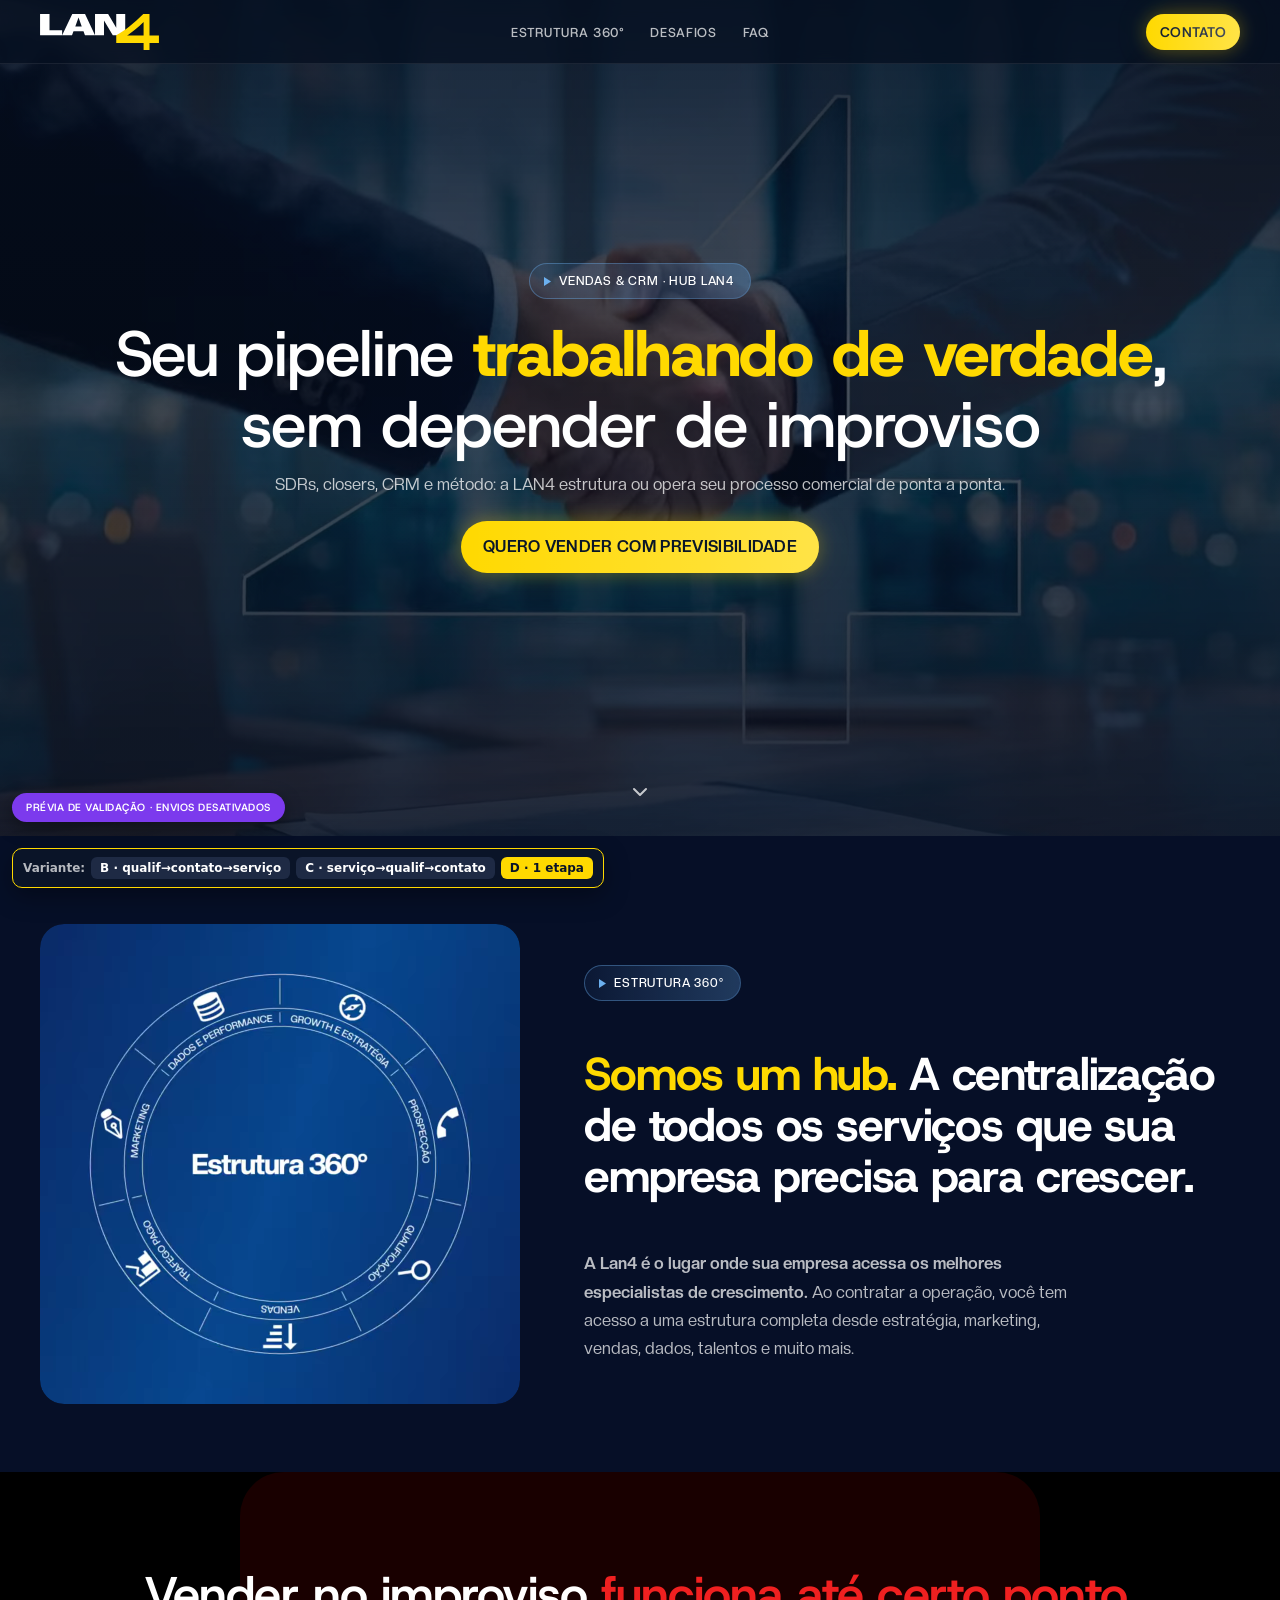
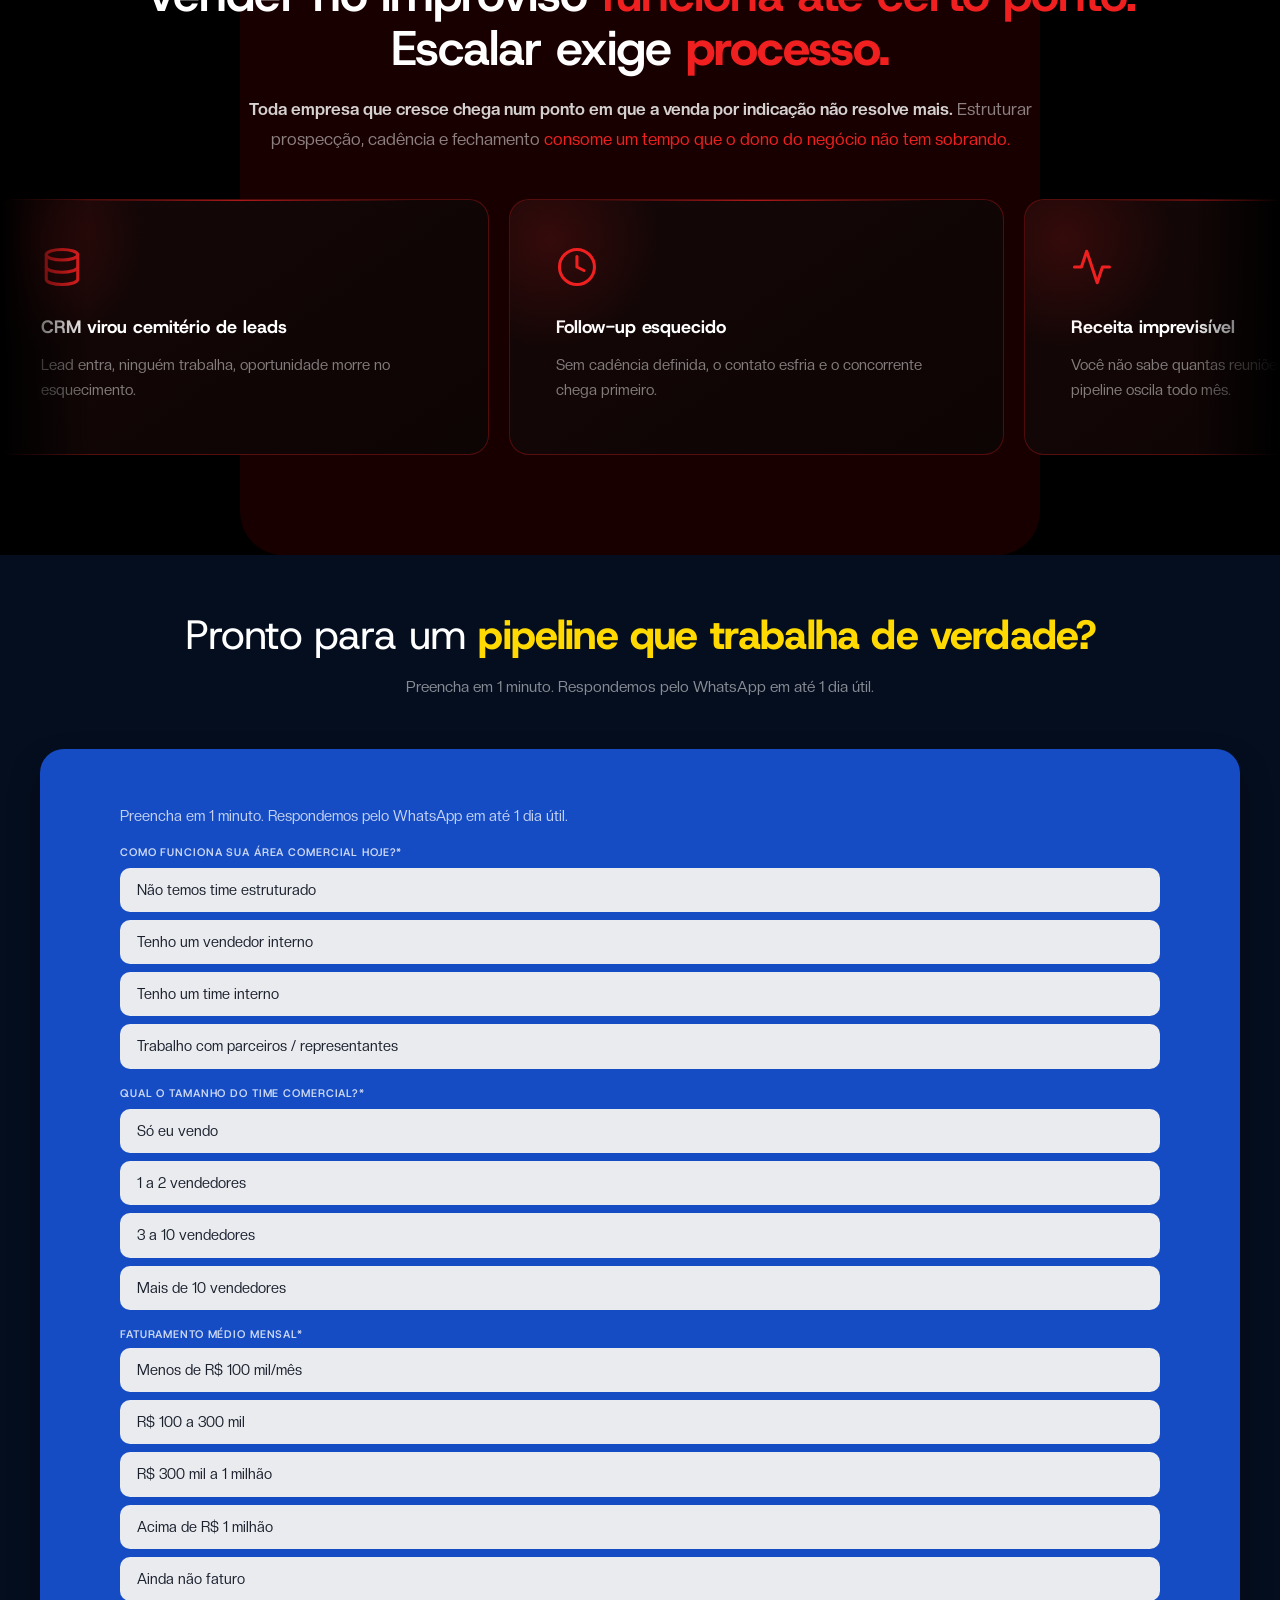
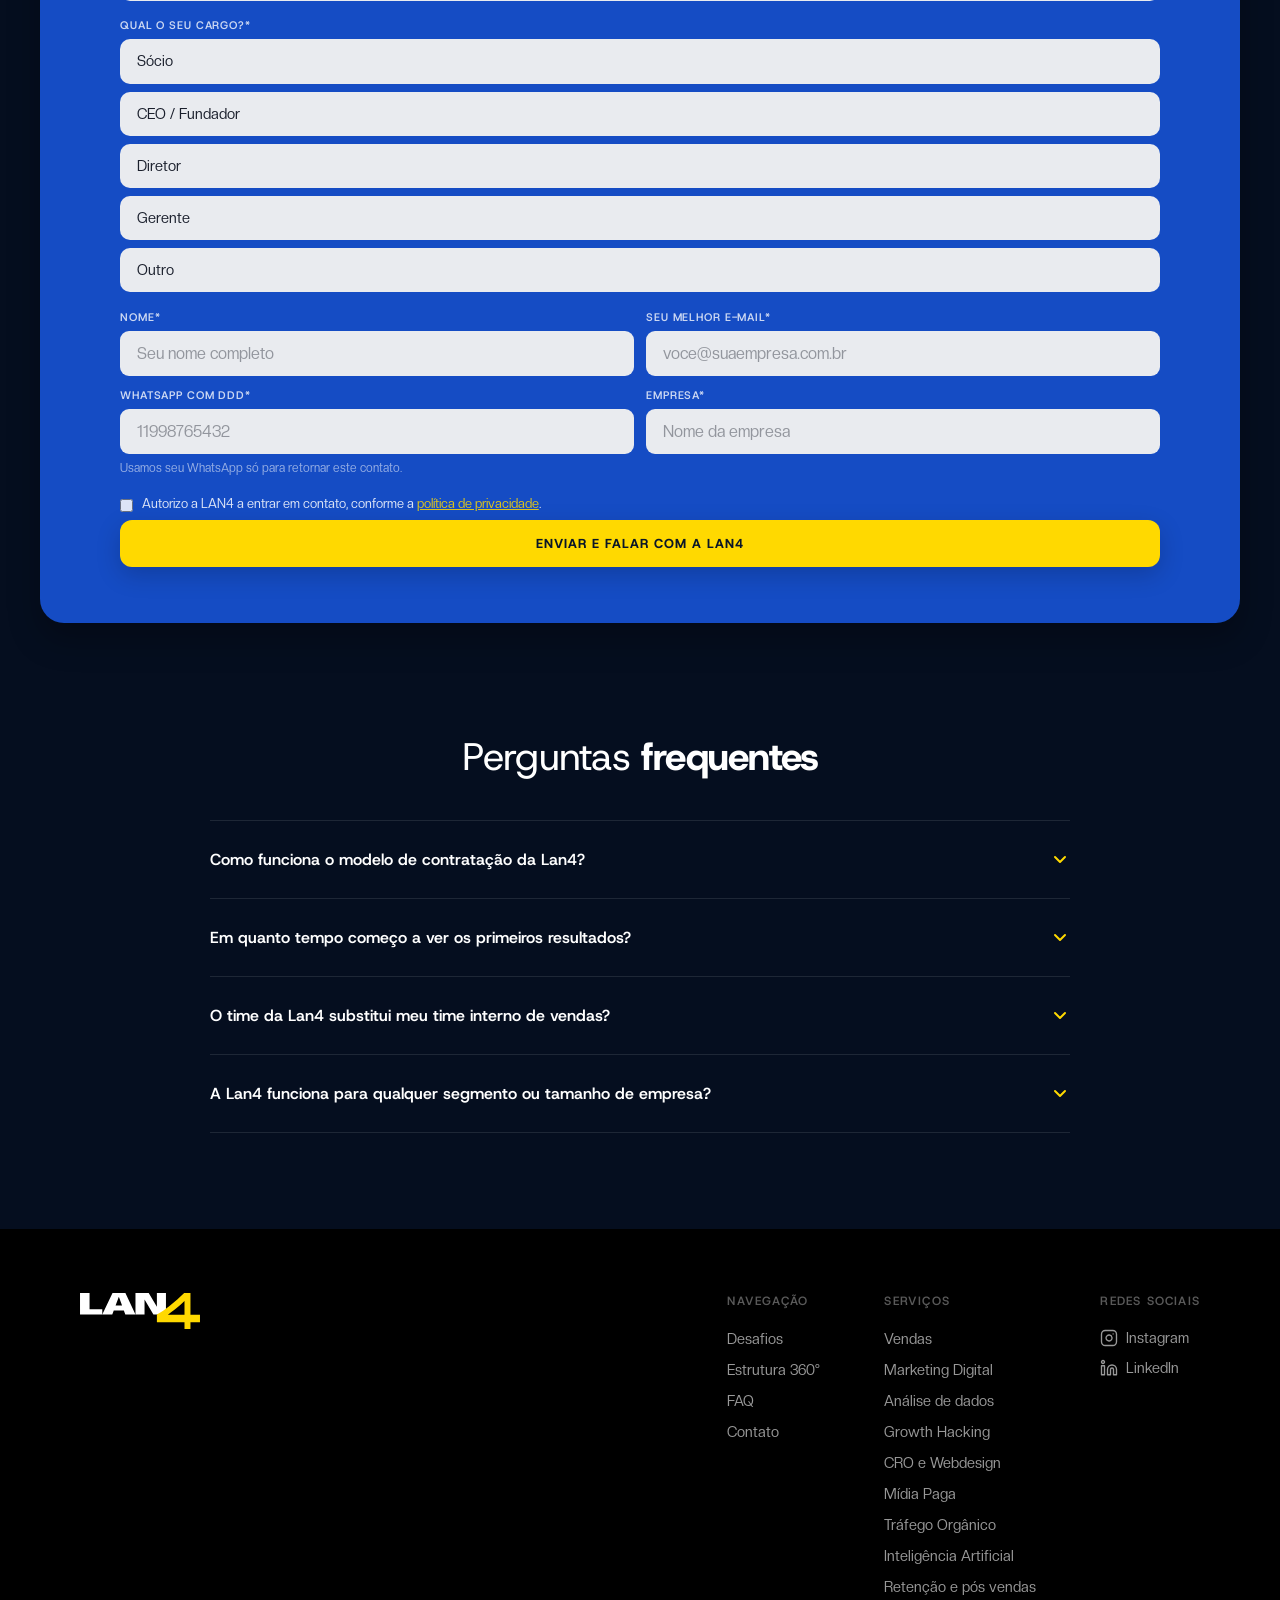
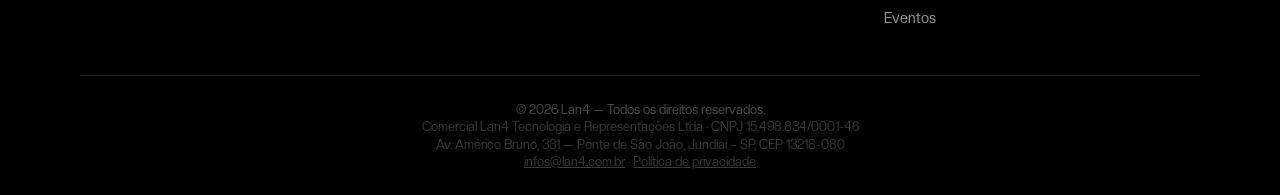
<file: s/vendas-e-crm/index.html>
<!DOCTYPE html>
<html lang="pt-BR" data-domain="marketing" data-theme="dark">
<head>
  <meta charset="UTF-8" />
  <meta name="viewport" content="width=device-width, initial-scale=1.0, maximum-scale=5" />

  <!-- Modo prévia: fora de lan4.com.br (ex.: GitHub Pages) o GTM não carrega
       e o main.js não envia conversões ao RD — nenhum teste polui GA4/Ads/RD. -->
  <script>window.LAN4_PREVIEW = !/(^|\.)lan4\.com\.br$/.test(location.hostname);
  if (window.LAN4_PREVIEW) { var m = document.createElement('meta'); m.name = 'robots'; m.content = 'noindex,nofollow'; document.head.appendChild(m); }
  /* seletor visível A|B — só no preview (GitHub Pages); em produção fica false */
  window.LAN4_AB_PREVIEW = window.LAN4_PREVIEW;</script>

  <!-- Google Tag Manager -->
  <script>if (!window.LAN4_PREVIEW) (function(w,d,s,l,i){w[l]=w[l]||[];w[l].push({'gtm.start':
  new Date().getTime(),event:'gtm.js'});var f=d.getElementsByTagName(s)[0],
  j=d.createElement(s),dl=l!='dataLayer'?'&l='+l:'';j.async=true;j.src=
  'https://www.googletagmanager.com/gtm.js?id='+i+dl;f.parentNode.insertBefore(j,f);
  })(window,document,'script','dataLayer','GTM-KK94LW4M');</script>
  <!-- End Google Tag Manager -->

  <title>Terceirização de Vendas e Estruturação Comercial B2B | LAN4</title>
  <meta name="description" content="Time comercial completo: SDRs, closers, CRM e método. A LAN4 estrutura ou opera suas vendas de ponta a ponta. Fale com a gente agora.">
  <!-- Página de destino de mídia paga: nunca indexar (evita conteúdo duplicado com a home) -->
  <meta name="robots" content="noindex,nofollow">
  <!-- Serviço desta página: alimenta cf_servico_de_interesse no RD mesmo sem UTM -->
  <script>window.LAN4_SERVICO_PAGINA = 'Vendas e CRM';</script>

  <!-- Open Graph -->
  <meta property="og:type" content="website">
  <meta property="og:url" content="https://lan4.com.br/s/vendas-e-crm/">
  <meta property="og:title" content="Terceirização de Vendas e Estruturação Comercial B2B | LAN4">
  <meta property="og:description" content="Time comercial completo: SDRs, closers, CRM e método. A LAN4 estrutura ou opera suas vendas de ponta a ponta. Fale com a gente agora.">
  <meta property="og:locale" content="pt_BR">
  <meta property="og:site_name" content="LAN4">

  <!-- Twitter Card -->
  <meta name="twitter:card" content="summary_large_image">
  <meta name="twitter:title" content="LAN4 — Hub de Crescimento de Receita B2B">
  <meta name="twitter:description" content="Time de vendas dedicado, demanda, dados e estratégia num único ecossistema.">

  <link rel="icon" type="image/svg+xml" href="../../img/4.svg" />

  <!-- Fontes (Google Fonts como fallback para Suisse + JetBrains Mono) -->
  <link rel="preconnect" href="https://fonts.googleapis.com" />
  <link rel="preconnect" href="https://fonts.gstatic.com" crossorigin />
  <link href="https://fonts.googleapis.com/css2?family=Host+Grotesk:ital,wght@0,300..800;1,300..800&family=Inter:wght@400;500;600&family=JetBrains+Mono:wght@400;500&display=swap" rel="stylesheet" />

  <!-- Design tokens extraídos de liveblocks.io -->
  <link rel="stylesheet" href="../../css/tokens.css" />

  <!-- Componentes: Navbar + Hero -->
  <link rel="stylesheet" href="../../css/components.css?v=20260902b" />
  <link rel="stylesheet" href="../../form-ab.css?v=20260902b" />

  <!-- Schema.org — Organization (desambiguação de entidade) -->
  <script type="application/ld+json">
  {
    "@context": "https://schema.org",
    "@type": "Organization",
    "@id": "https://lan4.com.br/#organization",
    "name": "LAN4",
    "legalName": "Comercial Lan4 Tecnologia e Representações Ltda",
    "url": "https://lan4.com.br/",
    "logo": "https://lan4.com.br/img/4.svg",
    "description": "Hub de crescimento de receita para empresas B2B: time de vendas dedicado (SDRs e closers), geração de demanda, dados e camada estratégica num único ecossistema.",
    "taxID": "15.498.834/0001-46",
    "email": "infos@lan4.com.br",
    "foundingDate": "2012-03-21",
    "address": {
      "@type": "PostalAddress",
      "streetAddress": "Av. Américo Bruno, 331",
      "addressLocality": "Jundiaí",
      "addressRegion": "SP",
      "postalCode": "13218-080",
      "addressCountry": "BR"
    },
    "areaServed": "BR",
    "sameAs": [
      "https://www.instagram.com/lan4br/",
      "https://www.linkedin.com/company/lan4sales/"
    ],
    "knowsAbout": [
      "terceirização de vendas B2B",
      "geração de demanda B2B",
      "SDR terceirizado",
      "receita previsível",
      "agentes de IA para vendas"
    ]
  }
  </script>

  <!-- Schema.org — FAQPage (espelha o FAQ visível da página) -->
  <script type="application/ld+json">
  {
    "@context": "https://schema.org",
    "@type": "FAQPage",
    "mainEntity": [
      {
        "@type": "Question",
        "name": "Como funciona o modelo de contratação da Lan4?",
        "acceptedAnswer": {
          "@type": "Answer",
          "text": "A Lan4 funciona como um hub: você contrata o Engine e tem acesso à estrutura completa — squad dedicada, tecnologia e processos —, sempre personalizada pra sua operação. Sem CLT, sem encargos, sem ramp-up de seis meses. A equipe já entra treinada e integrada ao seu processo desde o primeiro dia. Ou você pode contratar os serviços pontuais para cada necessidade dentro da sua operação."
        }
      },
      {
        "@type": "Question",
        "name": "Em quanto tempo começo a ver os primeiros resultados?",
        "acceptedAnswer": {
          "@type": "Answer",
          "text": "O onboarding leva em média duas semanas. A partir da terceira semana já há prospecção ativa rodando. Resultados concretos de pipeline aparecem entre 30 e 60 dias, dependendo do ciclo de venda do seu produto."
        }
      },
      {
        "@type": "Question",
        "name": "O time da Lan4 substitui meu time interno de vendas?",
        "acceptedAnswer": {
          "@type": "Answer",
          "text": "Pode complementar ou substituir, dependendo do momento da empresa. A maioria dos clientes usa a Lan4 como o braço executor enquanto o fundador cuida do produto e da estratégia. Em alguns casos montamos o time, treinamos e transferimos a operação para o cliente."
        }
      },
      {
        "@type": "Question",
        "name": "A Lan4 funciona para qualquer segmento ou tamanho de empresa?",
        "acceptedAnswer": {
          "@type": "Answer",
          "text": "Focamos em empresas B2B que já validaram o produto mas precisam escalar a aquisição. Atendemos SaaS, consultorias, serviços empresariais, indústria e varejo B2B desde startups em crescimento até empresas consolidadas que querem profissionalizar a operação."
        }
      }
    ]
  }
  </script>

  <style>
    .lf-consent{display:flex;gap:.55rem;align-items:flex-start;margin:.45rem 0 .2rem;font-size:.8rem;line-height:1.45;opacity:.85;cursor:pointer}
    .lf-consent input{margin-top:.2rem;flex:none;accent-color:#FFD900}
    .lf-consent a{color:#FFD900;text-decoration:underline}
    .footer-bottom p{margin:.15rem 0}
    .footer-legal{font-size:.8rem;opacity:.75}
    .footer-legal a{color:inherit;text-decoration:underline}
    /* ── Formulário multi-etapas (CRO) ─────────────────────────────── */
    .lf-wrap{scroll-margin-top:90px}
    .lf-step{display:none;border:0;padding:0;margin:0;min-width:0}
    .lf-step.is-active{display:block;animation:lfStepIn .28s ease}
    @keyframes lfStepIn{from{opacity:0;transform:translateX(14px)}to{opacity:1;transform:none}}
    @media (prefers-reduced-motion:reduce){.lf-step.is-active{animation:none}}
    .lf-progress{margin-bottom:1.5rem}
    .lf-progress-meta{display:flex;justify-content:space-between;align-items:baseline;gap:1rem;margin-bottom:.6rem;font-family:'Host Grotesk',sans-serif}
    .lf-progress-count{font-size:.72rem;letter-spacing:.08em;text-transform:uppercase;color:rgba(255,255,255,.6);white-space:nowrap}
    .lf-progress-count b{color:#FFD900}
    .lf-progress-title{font-size:.98rem;font-weight:700;color:#fff;text-align:right}
    .lf-progress-track{display:flex;gap:6px}
    .lf-progress-seg{flex:1;height:4px;border-radius:99px;background:rgba(255,255,255,.16);transition:background .3s ease}
    .lf-progress-seg.is-active{background:rgba(255,217,0,.55)}
    .lf-progress-seg.is-done{background:#FFD900}
    .lf-label{display:block;font-family:'Host Grotesk',sans-serif;font-size:11px;font-weight:600;letter-spacing:.08em;text-transform:uppercase;color:rgba(255,255,255,.78);margin-bottom:9px}
    .lf-options{display:grid;gap:8px}
    .lf-options--2col{grid-template-columns:1fr 1fr}
    @media (max-width:380px){.lf-options--2col{grid-template-columns:1fr}}
    .lf-opt{position:relative;display:block;cursor:pointer;margin-bottom:0}
    .lf-opt input{position:absolute;opacity:0;pointer-events:none}
    /* reseta o estilo herdado de .lf-group label (uppercase 11px) */
    .lf-group label.lf-opt{text-transform:none;letter-spacing:normal;font-family:'CreatoDisplay',sans-serif;font-size:14.5px;font-weight:400;color:inherit;margin-bottom:0}
    .lf-opt span{display:flex;align-items:center;justify-content:center;text-align:center;min-height:48px;padding:10px 12px;border-radius:10px;background:#E9EBEF;color:#1a1f2c;font-size:14.5px;line-height:1.25;border:1.5px solid transparent;transition:border-color .15s ease,background .15s ease,box-shadow .15s ease}
    .lf-opt input:checked+span{background:#FFD900;border-color:#FFD900;color:#0a1628;box-shadow:0 4px 14px rgba(255,217,0,.35);font-weight:700}
    .lf-opt input:checked+span::before{content:'✓';font-weight:800;margin-right:8px}
    .lf-opt input:focus-visible+span{border-color:#154CC4}
    .lf-nav{display:flex;gap:10px;align-items:stretch;margin-top:.4rem}
    .lf-nav .lf-btn{flex:1;margin-top:0}
    .lf-back{flex:none;background:none;border:1px solid rgba(255,255,255,.25);color:rgba(255,255,255,.85);border-radius:12px;padding:14px 18px;font-family:'Host Grotesk',sans-serif;font-size:12px;font-weight:700;letter-spacing:.06em;text-transform:uppercase;cursor:pointer;transition:border-color .15s ease}
    .lf-back:hover{border-color:rgba(255,255,255,.5)}
    .lf-step-msg{display:none;align-items:flex-start;gap:9px;margin:0 0 .8rem;padding:12px 14px;border-radius:10px;font-size:13.5px;font-weight:600;line-height:1.5;background:#FFF0F0;border:1.5px solid #F02020;color:#B00E0E;animation:lfStepMsgIn .2s ease}
    .lf-step-msg::before{content:'!';flex:none;display:flex;align-items:center;justify-content:center;width:18px;height:18px;margin-top:1px;border-radius:50%;background:#F02020;color:#fff;font-size:12px;font-weight:800;font-family:'Host Grotesk',sans-serif}
    @keyframes lfStepMsgIn{from{opacity:0;transform:translateY(-4px)}to{opacity:1;transform:none}}
    @media (prefers-reduced-motion:reduce){.lf-step-msg{animation:none}}
    .lf-step-hint{margin:0 0 1.1rem;font-size:.92rem;line-height:1.5;color:rgba(255,255,255,.75)}
    .lf-field-hint{display:block;margin-top:6px;font-size:.74rem;line-height:1.4;color:rgba(255,255,255,.55)}
    form.is-sent .lf-step,form.is-sent .lf-progress{display:none}
    .lf-incentivo-banner{margin:0 0 1.1rem;padding:14px 16px;border-radius:10px;background:#FFD900;border:2px solid #FFD900;animation:lfIncentivoPulse 1.6s ease-in-out infinite}
    .lf-incentivo-badge{display:inline-block;font-family:'Host Grotesk',sans-serif;font-size:11px;font-weight:700;letter-spacing:.06em;text-transform:uppercase;color:#0A1428;margin-bottom:6px}
    .lf-incentivo-banner p{margin:0 0 .4rem;font-size:.86rem;line-height:1.5;color:#1a1a1a}
    .lf-incentivo-banner p:last-child{margin-bottom:0}
    .lf-incentivo-banner strong{color:#000;font-weight:700}
    .lf-incentivo-banner .lf-incentivo-alerta{color:#1a1a1a;font-size:.8rem}
    @keyframes lfIncentivoPulse{0%,100%{background:#FFD900;border-color:#FFD900;box-shadow:0 0 0 0 rgba(255,217,0,.5)}50%{background:#ffe680;border-color:#fff;box-shadow:0 0 0 6px rgba(255,217,0,.3)}}
    @media (prefers-reduced-motion:reduce){.lf-incentivo-banner{animation:none}}
    .lf-next-hint{display:flex;align-items:center;gap:8px;margin:1rem 0 1.1rem;padding:10px 14px;border-radius:10px;background:#FFD900;border:2px solid #FFD900;animation:lfIncentivoPulse 1.6s ease-in-out infinite}
    .lf-next-hint-icon{flex:none;display:flex;width:16px;height:16px;color:#0A1428}
    .lf-next-hint span:last-child{font-family:'Host Grotesk',sans-serif;font-size:12px;font-weight:700;letter-spacing:.02em;color:#0A1428}
    @media (prefers-reduced-motion:reduce){.lf-next-hint{animation:none}}
    .lf-select-group{margin-bottom:1rem}
    .lf-select-group label{display:block;margin-bottom:6px;font-family:'Host Grotesk',sans-serif;font-size:.82rem;font-weight:600;color:rgba(255,255,255,.85)}
    .lf-select{width:100%;padding:12px 14px;border-radius:10px;border:1px solid rgba(255,255,255,.2);background:rgba(255,255,255,.06);color:#fff;font-family:'Host Grotesk',sans-serif;font-size:.92rem;appearance:none;-webkit-appearance:none;background-image:url("data:image/svg+xml,%3Csvg xmlns='http://www.w3.org/2000/svg' viewBox='0 0 24 24' fill='none' stroke='%23ffffff' stroke-width='2'%3E%3Cpath d='M6 9l6 6 6-6'/%3E%3C/svg%3E");background-repeat:no-repeat;background-position:right 12px center;background-size:16px;cursor:pointer}
    .lf-select:focus{outline:none;border-color:#FFD900}
    .lf-select option{background:#0A1428;color:#fff}
    .lan4-preview-badge{position:fixed;bottom:78px;left:12px;z-index:999;background:#7c3aed;color:#fff;border-radius:999px;font:600 10.5px/1.4 'Host Grotesk',sans-serif;letter-spacing:.05em;text-transform:uppercase;padding:7px 14px;box-shadow:0 6px 18px rgba(0,0,0,.4);pointer-events:none}
    /* Sticky CTA — apenas mobile */
    .sticky-cta{position:fixed;left:0;right:0;bottom:0;z-index:80;display:none;align-items:center;justify-content:space-between;gap:.8rem;padding:.65rem 1rem;padding-bottom:calc(.65rem + env(safe-area-inset-bottom));background:rgba(7,14,29,.96);backdrop-filter:blur(8px);-webkit-backdrop-filter:blur(8px);border-top:1px solid rgba(255,217,0,.35);transform:translateY(110%);transition:transform .3s ease}
    .sticky-cta.is-visible{transform:translateY(0)}
    .sticky-cta-text{font-size:.78rem;line-height:1.3;color:#fff;opacity:.92}
    .sticky-cta-text strong{color:#FFD900;display:block;font-size:.88rem}
    .sticky-cta-btn{flex:none;background:#FFD900;color:#0A1428;font-weight:700;font-size:.88rem;padding:.7rem 1.15rem;border-radius:999px;text-decoration:none;white-space:nowrap}
    @media (max-width:768px){.sticky-cta{display:flex}}
  </style>
</head>

<body>

  <!-- Google Tag Manager (noscript) -->
  <noscript><iframe src="https://www.googletagmanager.com/ns.html?id=GTM-KK94LW4M"
  height="0" width="0" style="display:none;visibility:hidden"></iframe></noscript>
  <!-- End Google Tag Manager (noscript) -->

  <!-- ════════════════════════════════════════════════
       NAVBAR / HEADER
  ════════════════════════════════════════════════ -->
  <header class="header" role="banner">
    <div class="container">
      <div class="header-inner">

        <!-- Logo (SVG inline para animação de colapso) -->
        <a class="logo-link" href="#" aria-label="LAN4">
          <span class="logo-svg-wrap">
            <svg class="logo-svg" xmlns="http://www.w3.org/2000/svg" viewBox="0 0 824.39 249.66" aria-hidden="true" focusable="false">
              <!-- Letras LAN — somem na dobra 2 -->
              <g class="logo-lan">
                <path d="M65.49,0v112.53h87.52v35.51H0V0h65.49Z"/>
                <path d="M153.01,148.03L223.31,0h88.61l69.21,148.03h-69.91l-10.09-28h-69.29l-10.32,28h-68.51ZM288.95,86.28l-22.11-61.23-22.5,61.23h44.62Z"/>
                <path d="M590.55,148.03h-86.2l-60.99-103.31v103.31h-62.23V0h90.86l56.33,94.88V0h62.23v148.03Z"/>
              </g>
              <!-- Ícone 4 — sempre visível, desliza para a esquerda na dobra 2 -->
              <g class="logo-icon">
                <path d="M528.32,147.7c26.95-14.09,57.22-34.45,90.82-61.08,33.59-26.63,65.8-55.51,96.64-86.63h43.24v148.87s65.37,0,65.37,0v52.15h-65.37s0,48.64,0,48.64h-41.03v-48.64s-189.67,0-189.67,0v-53.32ZM657.55,108.69c-21.52,17.34-39.59,30.73-54.21,40.18h114.65s0-93.83,0-93.83c-18.77,18.42-38.92,36.3-60.44,53.65Z"/>
              </g>
            </svg>
          </span>
        </a>

        <!-- Desktop nav (absolutamente centralizado) -->
        <nav class="nav-center" aria-label="primary">
          <ul class="nav-links">
            <li><a class="nav-link" href="#estrutura">Estrutura 360°</a></li>
            <li><a class="nav-link" href="#o-que-resolvemos">Desafios</a></li>
            <li><a class="nav-link" href="#faq">FAQ</a></li>
          </ul>
        </nav>

        <!-- Right: CONTATO (desktop only) -->
        <div class="nav-ctas">
          <a class="btn btn-sm btn-solid btn-contato" href="#contato" data-cta="nav-contato" data-cta-location="navbar">Contato</a>
        </div>

        <!-- Hamburger (mobile only) -->
        <button class="menu-toggle" aria-label="Abrir menu" aria-expanded="false">
          <span class="menu-toggle-bars">
            <span></span>
            <span></span>
            <span></span>
          </span>
        </button>

      </div>
    </div>
  </header>

  <!-- ── Mobile panel — desliza de cima pra baixo ── -->
  <div class="mobile-panel" id="mobilePanel">
    <nav class="mobile-panel-nav">
      <ul class="mobile-panel-links">
        <li><a class="mobile-panel-link" href="#estrutura">Estrutura 360°</a></li>
        <li><a class="mobile-panel-link" href="#o-que-resolvemos">Desafios</a></li>
        <li><a class="mobile-panel-link" href="#faq">FAQ</a></li>
      </ul>
      <div class="mobile-panel-cta">
        <a class="btn btn-lg btn-solid" href="#contato" data-cta="menu-mobile-contato" data-cta-location="menu-mobile">Contato</a>
      </div>
    </nav>
  </div>

<!-- ════════════════════════════════════════════════
       MAIN / HERO
  ════════════════════════════════════════════════ -->
  <main>
    <div class="hero-pin">
      <div class="hero">
        <section class="hero-top">
          <video class="hero-video-bg is-active" autoplay muted loop playsinline preload="metadata" aria-hidden="true">
            <source src="../../video/Site%20video%20fundo%20lan4.webm" type="video/webm">
          </video>
          <div class="hero-video-overlay" aria-hidden="true"></div>
          <div class="container">

            <!-- Hero text content -->
            <div class="hero-content">

              <!-- Tagline badge -->
              <div class="hero-badge">
                <div class="hero-badge-inner">
                  <span class="badge-icon" aria-hidden="true">
                    <svg width="7" height="9" viewBox="0 0 7 9" fill="currentColor"><path d="M0 0L7 4.5L0 9Z"/></svg>
                  </span>
                  <p class="badge-text">Vendas &amp; CRM · Hub LAN4</p>
                </div>
              </div>

              <!-- H1 -->
              <h1 class="hero-h1 f-marketing-display-xl">
                Seu pipeline <span class="destaque-h1">trabalhando de verdade</span>, sem depender de improviso
              </h1>

              <!-- H2 — complemento breve -->
              <p class="hero-h2">SDRs, closers, CRM e método: a LAN4 estrutura ou opera seu processo comercial de ponta a ponta.</p>

              <!-- CTA principal -->
              <div class="hero-ctas">
                <a class="btn btn-lg btn-solid" href="#contato" data-cta="hero-diagnostico-vendas" data-cta-location="hero" data-pointer-glow>
                  <span class="label" style="text-transform:uppercase">Quero vender com previsibilidade</span>
                  <div class="pointer-glow" aria-hidden="true"></div>
                </a>
              </div>
            </div>

          </div><!-- /.container -->

          <!-- Indicador de scroll -->
          <a class="hero-scroll-indicator" href="#estrutura" aria-label="Rolar para baixo">
            <svg width="24" height="24" viewBox="0 0 24 24" fill="none" stroke="currentColor" stroke-width="2" stroke-linecap="round" stroke-linejoin="round"><polyline points="6 9 12 15 18 9"/></svg>
          </a>
        </section>
      </div><!-- /.hero -->
    </div><!-- /.hero-pin -->

    <!-- ════════════════════════════════════════════════
         ESTRUTURA 360° — Mandala de times
    ════════════════════════════════════════════════ -->
    <section class="mandala-section" id="estrutura">
      <div class="container">
        <div class="mandala-grid">

          <!-- Mandala vídeo — cartão arredondado -->
          <div class="mandala-video-wrap reveal">
            <video class="mandala-video" muted loop playsinline preload="none" data-lazy-autoplay aria-hidden="true">
              <source data-src="../../video/Mandala%20final%20fundo%20azul.webm" type="video/webm">
            </video>
          </div>

          <div class="mandala-content">
            <div class="mandala-text-block reveal" style="--reveal-delay:.08s">
              <div class="hero-badge mandala-eyebrow">
                <div class="hero-badge-inner">
                  <span class="badge-icon" aria-hidden="true">
                    <svg width="7" height="9" viewBox="0 0 7 9" fill="currentColor"><path d="M0 0L7 4.5L0 9Z"/></svg>
                  </span>
                  <p class="badge-text">Estrutura 360°</p>
                </div>
              </div>
            </div>
            <div class="mandala-text-block reveal" style="--reveal-delay:.16s">
              <h2 class="mandala-title"><span class="mandala-accent">Somos um hub.</span> A centralização de todos os serviços que sua empresa precisa para crescer.</h2>
            </div>
            <div class="mandala-text-block reveal" style="--reveal-delay:.24s">
              <p class="mandala-sub"><strong>A Lan4 é o lugar onde sua empresa acessa os melhores especialistas de crescimento.</strong> Ao contratar a operação, você tem acesso a uma estrutura completa desde estratégia, marketing, vendas, dados, talentos e muito mais.</p>
            </div>
          </div>

        </div>
      </div>
    </section>

    <!-- ════════════════════════════════════════════════
         SERVIÇOS — Popups
    ════════════════════════════════════════════════ -->

    <!-- Popup: Vendas -->
    <div class="servico-popup" id="popup-vendas" role="dialog" aria-modal="true" aria-label="Vendas" aria-hidden="true">
      <div class="servico-popup-card">
        <button class="servico-popup-close" aria-label="Fechar">
          <svg width="16" height="16" viewBox="0 0 16 16" fill="currentColor"><path d="M12.7 4.7L11.3 3.3 8 6.6 4.7 3.3 3.3 4.7 6.6 8 3.3 11.3 4.7 12.7 8 9.4l3.3 3.3 1.4-1.4L9.4 8z"/></svg>
        </button>
        <div class="servico-popup-media servico-popup-media--img" data-bg="../../img/servicos/Vendas.webp"></div>
        <div class="servico-popup-copy">
          <div class="servico-popup-badge">
            <span class="servico-popup-badge-icon" aria-hidden="true">
              <svg viewBox="0 0 24 24" fill="none" stroke="currentColor" stroke-width="1.75" stroke-linecap="round" stroke-linejoin="round"><line x1="18" y1="20" x2="18" y2="10"/><line x1="12" y1="20" x2="12" y2="4"/><line x1="6" y1="20" x2="6" y2="14"/></svg>
            </span>
            <span>Vendas</span>
          </div>
          <p>Montamos e operamos um time completo de SDRs e closers dedicados à sua empresa. Da prospecção ativa ao fechamento, com cadências personalizadas, scripts testados e gestão de pipeline em tempo real. Você tem uma operação de vendas de alta performance sem o custo e o risco de contratar, treinar e reter profissionais internamente.</p>
        </div>
      </div>
    </div>

    <!-- Popup: Análise de dados -->
    <div class="servico-popup" id="popup-dados" role="dialog" aria-modal="true" aria-label="Análise de dados" aria-hidden="true">
      <div class="servico-popup-card">
        <button class="servico-popup-close" aria-label="Fechar">
          <svg width="16" height="16" viewBox="0 0 16 16" fill="currentColor"><path d="M12.7 4.7L11.3 3.3 8 6.6 4.7 3.3 3.3 4.7 6.6 8 3.3 11.3 4.7 12.7 8 9.4l3.3 3.3 1.4-1.4L9.4 8z"/></svg>
        </button>
        <div class="servico-popup-media servico-popup-media--img" data-bg="../../img/servicos/analise-de-dados.webp"></div>
        <div class="servico-popup-copy">
          <div class="servico-popup-badge">
            <span class="servico-popup-badge-icon" aria-hidden="true">
              <svg viewBox="0 0 24 24" fill="none" stroke="currentColor" stroke-width="1.75" stroke-linecap="round" stroke-linejoin="round"><path d="M21.21 15.89A10 10 0 1 1 8 2.83"/><path d="M22 12A10 10 0 0 0 12 2v10z"/></svg>
            </span>
            <span>Análise de dados</span>
          </div>
          <p><strong>Você para de tomar decisões no escuro e passa a operar com precisão cirúrgica.</strong> Trazemos clareza para sua operação através de dados para que você entenda de fato onde estão as suas travas e desafios de crescimento.</p>
        </div>
      </div>
    </div>

    <!-- Popup: Marketing Digital -->
    <div class="servico-popup" id="popup-marketing" role="dialog" aria-modal="true" aria-label="Marketing Digital" aria-hidden="true">
      <div class="servico-popup-card">
        <button class="servico-popup-close" aria-label="Fechar">
          <svg width="16" height="16" viewBox="0 0 16 16" fill="currentColor"><path d="M12.7 4.7L11.3 3.3 8 6.6 4.7 3.3 3.3 4.7 6.6 8 3.3 11.3 4.7 12.7 8 9.4l3.3 3.3 1.4-1.4L9.4 8z"/></svg>
        </button>
        <div class="servico-popup-media servico-popup-media--img" data-bg="../../img/servicos/marketing-digital.webp"></div>
        <div class="servico-popup-copy">
          <div class="servico-popup-badge">
            <span class="servico-popup-badge-icon" aria-hidden="true">
              <svg viewBox="0 0 24 24" fill="none" stroke="currentColor" stroke-width="1.75" stroke-linecap="round" stroke-linejoin="round"><line x1="22" y1="2" x2="11" y2="13"/><polygon points="22 2 15 22 11 13 2 9 22 2"/></svg>
            </span>
            <span>Marketing Digital</span>
          </div>
          <p>Executamos estratégias de geração de demanda integradas à sua operação de vendas: conteúdo, tráfego pago, email marketing e automações que entregam leads qualificados prontos para fechar. <strong>Marketing e vendas alinhados pelo mesmo time, com o mesmo objetivo: crescimento de receita.</strong></p>
        </div>
      </div>
    </div>

    <!-- Popup: Growth Hacking -->
    <div class="servico-popup" id="popup-growth" role="dialog" aria-modal="true" aria-label="Growth Hacking" aria-hidden="true">
      <div class="servico-popup-card">
        <button class="servico-popup-close" aria-label="Fechar">
          <svg width="16" height="16" viewBox="0 0 16 16" fill="currentColor"><path d="M12.7 4.7L11.3 3.3 8 6.6 4.7 3.3 3.3 4.7 6.6 8 3.3 11.3 4.7 12.7 8 9.4l3.3 3.3 1.4-1.4L9.4 8z"/></svg>
        </button>
        <div class="servico-popup-media servico-popup-media--img" data-bg="../../img/servicos/growth.webp"></div>
        <div class="servico-popup-copy">
          <div class="servico-popup-badge">
            <span class="servico-popup-badge-icon" aria-hidden="true">
              <svg viewBox="0 0 24 24" fill="none" stroke="currentColor" stroke-width="1.75" stroke-linecap="round" stroke-linejoin="round"><polyline points="22 7 13.5 15.5 8.5 10.5 2 17"/><polyline points="16 7 22 7 22 13"/></svg>
            </span>
            <span>Growth Hacking</span>
          </div>
          <p><strong>Rodamos experimentos no seu produto e na experiência do seu cliente até encontrar o que está travando o crescimento e corrigimos.</strong> Hipóteses, testes A/B e iteração rápida para destravar resultado exatamente onde ele está parado.</p>
        </div>
      </div>
    </div>

    <!-- Popup: Mídia Paga -->
    <div class="servico-popup" id="popup-midia-paga" role="dialog" aria-modal="true" aria-label="Mídia Paga" aria-hidden="true">
      <div class="servico-popup-card">
        <button class="servico-popup-close" aria-label="Fechar">
          <svg width="16" height="16" viewBox="0 0 16 16" fill="currentColor"><path d="M12.7 4.7L11.3 3.3 8 6.6 4.7 3.3 3.3 4.7 6.6 8 3.3 11.3 4.7 12.7 8 9.4l3.3 3.3 1.4-1.4L9.4 8z"/></svg>
        </button>
        <div class="servico-popup-media servico-popup-media--img" data-bg="../../img/servicos/midia-paga.webp"></div>
        <div class="servico-popup-copy">
          <div class="servico-popup-badge">
            <span class="servico-popup-badge-icon" aria-hidden="true">
              <svg viewBox="0 0 24 24" fill="none" stroke="currentColor" stroke-width="1.75" stroke-linecap="round" stroke-linejoin="round"><path d="m3 11 18-5v12L3 14v-3z"/><path d="M11.6 16.8a3 3 0 1 1-5.8-1.6"/></svg>
            </span>
            <span>Mídia Paga</span>
          </div>
          <p><strong>Assumimos a gestão completa dos seus anúncios, do criativo à entrega de leads qualificados.</strong> Planejamento de mídia, testes de criativo e otimização constante de campanhas para reduzir custo de aquisição e aumentar volume de leads prontos para vendas.</p>
        </div>
      </div>
    </div>

    <!-- Popup: Tráfego Orgânico -->
    <div class="servico-popup" id="popup-trafego-organico" role="dialog" aria-modal="true" aria-label="Tráfego Orgânico" aria-hidden="true">
      <div class="servico-popup-card">
        <button class="servico-popup-close" aria-label="Fechar">
          <svg width="16" height="16" viewBox="0 0 16 16" fill="currentColor"><path d="M12.7 4.7L11.3 3.3 8 6.6 4.7 3.3 3.3 4.7 6.6 8 3.3 11.3 4.7 12.7 8 9.4l3.3 3.3 1.4-1.4L9.4 8z"/></svg>
        </button>
        <div class="servico-popup-media servico-popup-media--img" data-bg="../../img/servicos/trafego-organico.webp"></div>
        <div class="servico-popup-copy">
          <div class="servico-popup-badge">
            <span class="servico-popup-badge-icon" aria-hidden="true">
              <svg viewBox="0 0 24 24" fill="none" stroke="currentColor" stroke-width="1.75" stroke-linecap="round" stroke-linejoin="round"><path d="M11 20A7 7 0 0 1 9.8 6.1C15.5 5 17 4.48 19 2c1 2 2 4.18 2 8 0 5.5-4.78 10-10 10Z"/><path d="M2 21c0-3 1.85-5.36 5.08-6C9.5 14.52 12 13 13 12"/></svg>
            </span>
            <span>Tráfego Orgânico</span>
          </div>
          <p><strong>Construímos a presença orgânica que faz seu negócio ser encontrado sem depender de anúncio.</strong> SEO, conteúdo relevante e estratégia de audiência consistente para gerar demanda de forma sustentável e com custo decrescente ao longo do tempo.</p>
        </div>
      </div>
    </div>

    <!-- Popup: CRO e Webdesign -->
    <div class="servico-popup" id="popup-cro" role="dialog" aria-modal="true" aria-label="CRO e Webdesign" aria-hidden="true">
      <div class="servico-popup-card">
        <button class="servico-popup-close" aria-label="Fechar">
          <svg width="16" height="16" viewBox="0 0 16 16" fill="currentColor"><path d="M12.7 4.7L11.3 3.3 8 6.6 4.7 3.3 3.3 4.7 6.6 8 3.3 11.3 4.7 12.7 8 9.4l3.3 3.3 1.4-1.4L9.4 8z"/></svg>
        </button>
        <div class="servico-popup-media servico-popup-media--img" data-bg="../../img/servicos/CRO.webp"></div>
        <div class="servico-popup-copy">
          <div class="servico-popup-badge">
            <span class="servico-popup-badge-icon" aria-hidden="true">
              <svg viewBox="0 0 24 24" fill="none" stroke="currentColor" stroke-width="1.75" stroke-linecap="round" stroke-linejoin="round"><polygon points="22 3 2 3 10 12.46 10 19 14 21 14 12.46 22 3"/></svg>
            </span>
            <span>CRO e Webdesign</span>
          </div>
          <p><strong>Otimização de cada etapa da sua página ou site e do seu funil, com testes e ajustes constantes visando alcançar a ação que você espera para o visitante.</strong> Copy, UX e fluxo de conversão revisados continuamente para que cada real investido em tráfego gere mais receita, sem precisar aumentar o volume.</p>
        </div>
      </div>
    </div>

    <!-- Popup: Inteligência Artificial -->
    <div class="servico-popup" id="popup-ia" role="dialog" aria-modal="true" aria-label="Inteligência Artificial" aria-hidden="true">
      <div class="servico-popup-card">
        <button class="servico-popup-close" aria-label="Fechar">
          <svg width="16" height="16" viewBox="0 0 16 16" fill="currentColor"><path d="M12.7 4.7L11.3 3.3 8 6.6 4.7 3.3 3.3 4.7 6.6 8 3.3 11.3 4.7 12.7 8 9.4l3.3 3.3 1.4-1.4L9.4 8z"/></svg>
        </button>
        <div class="servico-popup-media servico-popup-media--img" data-bg="../../img/servicos/inteligencia-artificial.webp"></div>
        <div class="servico-popup-copy">
          <div class="servico-popup-badge">
            <span class="servico-popup-badge-icon" aria-hidden="true">
              <svg viewBox="0 0 24 24" fill="none" stroke="currentColor" stroke-width="1.75" stroke-linecap="round" stroke-linejoin="round"><rect x="4" y="4" width="16" height="16" rx="2"/><rect x="9" y="9" width="6" height="6"/><line x1="9" y1="1" x2="9" y2="4"/><line x1="15" y1="1" x2="15" y2="4"/><line x1="9" y1="20" x2="9" y2="23"/><line x1="15" y1="20" x2="15" y2="23"/><line x1="20" y1="9" x2="23" y2="9"/><line x1="20" y1="14" x2="23" y2="14"/><line x1="1" y1="9" x2="4" y2="9"/><line x1="1" y1="14" x2="4" y2="14"/></svg>
            </span>
            <span>Inteligência Artificial</span>
          </div>
          <p><strong>Desenvolvemos agentes e soluções com inteligência artificial (IA) para eliminar gargalos e aumentar a eficiência, velocidade e escala.</strong> Identificamos o problema e construímos a automação correta, com IA aplicada exatamente onde gera resultado real pro seu negócio: processos mais eficientes, custo operacional menor e ganho que você vê no caixa, não só no relatório.</p>
        </div>
      </div>
    </div>

    <!-- Popup: Retenção e pós vendas -->
    <div class="servico-popup" id="popup-retencao" role="dialog" aria-modal="true" aria-label="Retenção e pós vendas" aria-hidden="true">
      <div class="servico-popup-card">
        <button class="servico-popup-close" aria-label="Fechar">
          <svg width="16" height="16" viewBox="0 0 16 16" fill="currentColor"><path d="M12.7 4.7L11.3 3.3 8 6.6 4.7 3.3 3.3 4.7 6.6 8 3.3 11.3 4.7 12.7 8 9.4l3.3 3.3 1.4-1.4L9.4 8z"/></svg>
        </button>
        <div class="servico-popup-media servico-popup-media--img" data-bg="../../img/servicos/pos-vendas.webp"></div>
        <div class="servico-popup-copy">
          <div class="servico-popup-badge">
            <span class="servico-popup-badge-icon" aria-hidden="true">
              <svg viewBox="0 0 24 24" fill="none" stroke="currentColor" stroke-width="1.75" stroke-linecap="round" stroke-linejoin="round"><polyline points="17 1 21 5 17 9"/><path d="M3 11V9a4 4 0 0 1 4-4h14"/><polyline points="7 23 3 19 7 15"/><path d="M21 13v2a4 4 0 0 1-4 4H3"/></svg>
            </span>
            <span>Retenção e pós vendas</span>
          </div>
          <p><strong>Estruturamos o relacionamento pós-venda para que seu cliente volte a comprar e a indicar.</strong> Cadências de recompra, acompanhamento de satisfação e ações de fidelização que transformam cliente em receita recorrente.</p>
        </div>
      </div>
    </div>

    <!-- Popup: Eventos -->
    <div class="servico-popup" id="popup-eventos" role="dialog" aria-modal="true" aria-label="Eventos" aria-hidden="true">
      <div class="servico-popup-card">
        <button class="servico-popup-close" aria-label="Fechar">
          <svg width="16" height="16" viewBox="0 0 16 16" fill="currentColor"><path d="M12.7 4.7L11.3 3.3 8 6.6 4.7 3.3 3.3 4.7 6.6 8 3.3 11.3 4.7 12.7 8 9.4l3.3 3.3 1.4-1.4L9.4 8z"/></svg>
        </button>
        <div class="servico-popup-media servico-popup-media--img" data-bg="../../img/servicos/eventos.webp"></div>
        <div class="servico-popup-copy">
          <div class="servico-popup-badge">
            <span class="servico-popup-badge-icon" aria-hidden="true">
              <svg viewBox="0 0 24 24" fill="none" stroke="currentColor" stroke-width="1.75" stroke-linecap="round" stroke-linejoin="round"><rect x="3" y="4" width="18" height="18" rx="2" ry="2"/><line x1="16" y1="2" x2="16" y2="6"/><line x1="8" y1="2" x2="8" y2="6"/><line x1="3" y1="10" x2="21" y2="10"/></svg>
            </span>
            <span>Eventos</span>
          </div>
          <p><strong>Planejamos e executamos eventos corporativos de ponta a ponta,</strong> planejamento, logística, infraestrutura e catering, com rede de fornecedores que reduz custo e gestão de risco pra qualquer imprevisto. Resultado mensurado ao final, não apenas presença de marca.</p>
        </div>
      </div>
    </div>

    <!-- ════════════════════════════════════════════════
         O QUE RESOLVEMOS — Problemas dos clientes
    ════════════════════════════════════════════════ -->
    <section class="problems-section" id="o-que-resolvemos">

      <div class="problems-section-bg" aria-hidden="true"></div>

      <div class="container">
        <header class="problems-header reveal">
          <h2 class="problems-title">
            Vender no improviso <span class="prob-accent">funciona até certo ponto.</span><br>
            Escalar exige <span class="prob-accent prob-heavy">processo.</span>
          </h2>
          <p class="problems-sub">
            <strong>Toda empresa que cresce chega num ponto em que a venda por indicação não resolve mais.</strong>
            Estruturar prospecção, cadência e fechamento
            <span class="prob-accent">consome um tempo que o dono do negócio não tem sobrando.</span>
          </p>
        </header>
      </div>

      <!-- Carrossel infinito -->
      <div class="problems-track-wrap reveal" style="--reveal-delay:.18s">
        <div class="problems-track">

          <!-- ── Conjunto original ── -->
          <article class="prob-card">
            <span class="prob-card-icon">
              <svg viewBox="0 0 24 24" fill="none" stroke="currentColor" stroke-width="1.75" stroke-linecap="round" stroke-linejoin="round">
                <ellipse cx="12" cy="5" rx="9" ry="3"/><path d="M21 12c0 1.66-4 3-9 3s-9-1.34-9-3"/><path d="M3 5v14c0 1.66 4 3 9 3s9-1.34 9-3V5"/>
              </svg>
            </span>
            <h3 class="prob-card-title">CRM virou cemitério de leads</h3>
            <p class="prob-card-text">Lead entra, ninguém trabalha, oportunidade morre no esquecimento.</p>
          </article>

          <article class="prob-card">
            <span class="prob-card-icon">
              <svg viewBox="0 0 24 24" fill="none" stroke="currentColor" stroke-width="1.75" stroke-linecap="round" stroke-linejoin="round">
                <circle cx="12" cy="12" r="10"/><polyline points="12 6 12 12 16 14"/>
              </svg>
            </span>
            <h3 class="prob-card-title">Follow-up esquecido</h3>
            <p class="prob-card-text">Sem cadência definida, o contato esfria e o concorrente chega primeiro.</p>
          </article>

          <article class="prob-card">
            <span class="prob-card-icon">
              <svg viewBox="0 0 24 24" fill="none" stroke="currentColor" stroke-width="1.75" stroke-linecap="round" stroke-linejoin="round">
                <polyline points="22 12 18 12 15 21 9 3 6 12 2 12"/>
              </svg>
            </span>
            <h3 class="prob-card-title">Receita imprevisível</h3>
            <p class="prob-card-text">Você não sabe quantas reuniões terá semana que vem. O pipeline oscila todo mês.</p>
          </article>

          <article class="prob-card">
            <span class="prob-card-icon">
              <svg viewBox="0 0 24 24" fill="none" stroke="currentColor" stroke-width="1.75" stroke-linecap="round" stroke-linejoin="round">
                <path d="M20 21v-2a4 4 0 0 0-4-4H8a4 4 0 0 0-4 4v2"/><circle cx="12" cy="7" r="4"/><line x1="18" y1="8" x2="23" y2="13"/><line x1="23" y1="8" x2="18" y2="13"/>
              </svg>
            </span>
            <h3 class="prob-card-title">Depende de uma pessoa</h3>
            <p class="prob-card-text">Quando o sócio para ou o vendedor estrela sai, a receita despenca.</p>
          </article>

          <article class="prob-card">
            <span class="prob-card-icon">
              <svg viewBox="0 0 24 24" fill="none" stroke="currentColor" stroke-width="1.75" stroke-linecap="round" stroke-linejoin="round">
                <line x1="12" y1="1" x2="12" y2="23"/><path d="M17 5H9.5a3.5 3.5 0 0 0 0 7h5a3.5 3.5 0 0 1 0 7H6"/>
              </svg>
            </span>
            <h3 class="prob-card-title">Custo de time interno</h3>
            <p class="prob-card-text">CLT, ramp-up de 6 meses, sem garantia. Custo alto, risco total, resultado incerto.</p>
          </article>

          <article class="prob-card">
            <span class="prob-card-icon">
              <svg viewBox="0 0 24 24" fill="none" stroke="currentColor" stroke-width="1.75" stroke-linecap="round" stroke-linejoin="round">
                <circle cx="12" cy="12" r="10"/><circle cx="12" cy="12" r="6"/><circle cx="12" cy="12" r="2"/>
              </svg>
            </span>
            <h3 class="prob-card-title">Lead chega e não fecha</h3>
            <p class="prob-card-text">Marketing entrega, vendas não converte. Ninguém sabe onde está o vazamento.</p>
          </article>

          <!-- ── Duplicatas para loop infinito ── -->
          <article class="prob-card" aria-hidden="true">
            <span class="prob-card-icon">
              <svg viewBox="0 0 24 24" fill="none" stroke="currentColor" stroke-width="1.75" stroke-linecap="round" stroke-linejoin="round">
                <ellipse cx="12" cy="5" rx="9" ry="3"/><path d="M21 12c0 1.66-4 3-9 3s-9-1.34-9-3"/><path d="M3 5v14c0 1.66 4 3 9 3s9-1.34 9-3V5"/>
              </svg>
            </span>
            <h3 class="prob-card-title">CRM virou cemitério de leads</h3>
            <p class="prob-card-text">Lead entra, ninguém trabalha, oportunidade morre no esquecimento.</p>
          </article>

          <article class="prob-card" aria-hidden="true">
            <span class="prob-card-icon">
              <svg viewBox="0 0 24 24" fill="none" stroke="currentColor" stroke-width="1.75" stroke-linecap="round" stroke-linejoin="round">
                <circle cx="12" cy="12" r="10"/><polyline points="12 6 12 12 16 14"/>
              </svg>
            </span>
            <h3 class="prob-card-title">Follow-up esquecido</h3>
            <p class="prob-card-text">Sem cadência definida, o contato esfria e o concorrente chega primeiro.</p>
          </article>

          <article class="prob-card" aria-hidden="true">
            <span class="prob-card-icon">
              <svg viewBox="0 0 24 24" fill="none" stroke="currentColor" stroke-width="1.75" stroke-linecap="round" stroke-linejoin="round">
                <polyline points="22 12 18 12 15 21 9 3 6 12 2 12"/>
              </svg>
            </span>
            <h3 class="prob-card-title">Receita imprevisível</h3>
            <p class="prob-card-text">Você não sabe quantas reuniões terá semana que vem. O pipeline oscila todo mês.</p>
          </article>

          <article class="prob-card" aria-hidden="true">
            <span class="prob-card-icon">
              <svg viewBox="0 0 24 24" fill="none" stroke="currentColor" stroke-width="1.75" stroke-linecap="round" stroke-linejoin="round">
                <path d="M20 21v-2a4 4 0 0 0-4-4H8a4 4 0 0 0-4 4v2"/><circle cx="12" cy="7" r="4"/><line x1="18" y1="8" x2="23" y2="13"/><line x1="23" y1="8" x2="18" y2="13"/>
              </svg>
            </span>
            <h3 class="prob-card-title">Depende de uma pessoa</h3>
            <p class="prob-card-text">Quando o sócio para ou o vendedor estrela sai, a receita despenca.</p>
          </article>

          <article class="prob-card" aria-hidden="true">
            <span class="prob-card-icon">
              <svg viewBox="0 0 24 24" fill="none" stroke="currentColor" stroke-width="1.75" stroke-linecap="round" stroke-linejoin="round">
                <line x1="12" y1="1" x2="12" y2="23"/><path d="M17 5H9.5a3.5 3.5 0 0 0 0 7h5a3.5 3.5 0 0 1 0 7H6"/>
              </svg>
            </span>
            <h3 class="prob-card-title">Custo de time interno</h3>
            <p class="prob-card-text">CLT, ramp-up de 6 meses, sem garantia. Custo alto, risco total, resultado incerto.</p>
          </article>

          <article class="prob-card" aria-hidden="true">
            <span class="prob-card-icon">
              <svg viewBox="0 0 24 24" fill="none" stroke="currentColor" stroke-width="1.75" stroke-linecap="round" stroke-linejoin="round">
                <circle cx="12" cy="12" r="10"/><circle cx="12" cy="12" r="6"/><circle cx="12" cy="12" r="2"/>
              </svg>
            </span>
            <h3 class="prob-card-title">Lead chega e não fecha</h3>
            <p class="prob-card-text">Marketing entrega, vendas não converte. Ninguém sabe onde está o vazamento.</p>
          </article>

        </div><!-- /.problems-track -->
      </div><!-- /.problems-track-wrap -->

    </section>

    <!-- ════════════════════════════════════════════════
         CONTATO — Formulário RD Station
    ════════════════════════════════════════════════ -->
    <section class="contato-section" id="contato">
      <div class="container">

        <div class="contato-header reveal">
          <h2 class="contato-title">Pronto para um <span class="destaque-h1"><strong>pipeline que trabalha de verdade?</strong></span></h2>
          <p class="contato-sub">Preencha em 1 minuto. Respondemos pelo WhatsApp em até 1 dia útil.</p>
        </div>

        <div class="lf-wrap reveal" style="--reveal-delay:.12s">
          <form id="lf" novalidate data-rd-id="lan4-lp-vendas-e-crm" data-autosubmit-last-step>

<!-- RODADA 2 — B vs C vs D (A removida) -->
            <div class="lf-progress" data-fv-progress="B">
              <div class="lf-progress-meta">
                <span class="lf-progress-count">Etapa <b data-step-current>1</b> de 3</span>
                <span class="lf-progress-title" data-step-title>Sobre a sua empresa</span>
              </div>
              <div class="lf-progress-track" aria-hidden="true">
                <span class="lf-progress-seg is-active"></span><span class="lf-progress-seg"></span><span class="lf-progress-seg"></span>
              </div>
            </div>
            <div class="lf-progress" data-fv-progress="C">
              <div class="lf-progress-meta">
                <span class="lf-progress-count">Etapa <b data-step-current>1</b> de 3</span>
                <span class="lf-progress-title" data-step-title>Sobre sua área comercial</span>
              </div>
              <div class="lf-progress-track" aria-hidden="true">
                <span class="lf-progress-seg is-active"></span><span class="lf-progress-seg"></span><span class="lf-progress-seg"></span>
              </div>
            </div>

            <!-- ═══ VARIANTE C — serviço → qualificação → contato ═══ -->
            <fieldset class="lf-step is-active" data-fv="C" data-step-name="comercial"
                      data-step-title="Sobre sua área comercial" data-no-autoadvance
                      data-req="area_comercial:Como funciona sua área comercial hoje,tamanho_time:Tamanho do time comercial">
              <div class="lf-group" role="radiogroup" aria-label="Como funciona sua área comercial hoje?" data-rd-cf="cf_como_funciona_sua_area_comercial_hoje" data-rd-name="area_comercial">
                <span class="lf-label">Como funciona sua área comercial hoje?*</span>
                <div class="lf-options">
                  <label class="lf-opt"><input type="radio" name="area_comercial" value="Não temos time estruturado"><span>Não temos time estruturado</span></label>
                  <label class="lf-opt"><input type="radio" name="area_comercial" value="Tenho um vendedor interno"><span>Tenho um vendedor interno</span></label>
                  <label class="lf-opt"><input type="radio" name="area_comercial" value="Tenho um time interno"><span>Tenho um time interno</span></label>
                  <label class="lf-opt"><input type="radio" name="area_comercial" value="Trabalho com parceiros / representantes"><span>Trabalho com parceiros / representantes</span></label>
                </div>
              </div>
              <div class="lf-group" role="radiogroup" aria-label="Qual o tamanho do time comercial?" data-rd-cf="cf_tamanho_do_time_comercial" data-rd-name="tamanho_time">
                <span class="lf-label">Qual o tamanho do time comercial?*</span>
                <div class="lf-options">
                  <label class="lf-opt"><input type="radio" name="tamanho_time" value="Só eu vendo"><span>Só eu vendo</span></label>
                  <label class="lf-opt"><input type="radio" name="tamanho_time" value="1 a 2 vendedores"><span>1 a 2 vendedores</span></label>
                  <label class="lf-opt"><input type="radio" name="tamanho_time" value="3 a 10 vendedores"><span>3 a 10 vendedores</span></label>
                  <label class="lf-opt"><input type="radio" name="tamanho_time" value="Mais de 10 vendedores"><span>Mais de 10 vendedores</span></label>
                </div>
              </div>
              <div class="lf-step-msg" role="alert"></div>
              <div class="lf-nav"><button type="button" class="lf-btn lf-next">Continuar</button></div>
            </fieldset>
            <fieldset class="lf-step" data-fv="C" data-step-name="qualificacao"
                      data-step-title="Sobre a sua empresa"
                      data-req="faturamento:Faturamento médio mensal,cargo:Cargo">
              <p class="lf-step-hint">Duas perguntas rápidas para direcionar seu contato para a pessoa certa.</p>
              <div class="lf-group" role="radiogroup" aria-label="Faturamento médio mensal">
                <label class="lf-sublabel">Faturamento médio mensal*</label>
                <div class="lf-options">
                  <label class="lf-opt"><input type="radio" name="faturamento" value="Até 100k"><span>Menos de R$ 100 mil/mês</span></label>
                  <label class="lf-opt"><input type="radio" name="faturamento" value="100 - 300k"><span>R$ 100 a 300 mil</span></label>
                  <label class="lf-opt"><input type="radio" name="faturamento" value="300k - 1M"><span>R$ 300 mil a 1 milhão</span></label>
                  <label class="lf-opt"><input type="radio" name="faturamento" value="Acima de 1M"><span>Acima de R$ 1 milhão</span></label>
                  <label class="lf-opt"><input type="radio" name="faturamento" value="Não faturo"><span>Ainda não faturo</span></label>
                </div>
              </div>
              <div class="lf-group" role="radiogroup" aria-label="Qual o seu cargo">
                <label class="lf-sublabel">Qual o seu cargo?*</label>
                <div class="lf-options">
                  <label class="lf-opt"><input type="radio" name="cargo" value="Sócio"><span>Sócio</span></label>
                  <label class="lf-opt"><input type="radio" name="cargo" value="CEO / Fundador"><span>CEO / Fundador</span></label>
                  <label class="lf-opt"><input type="radio" name="cargo" value="Diretor"><span>Diretor</span></label>
                  <label class="lf-opt"><input type="radio" name="cargo" value="Gerente"><span>Gerente</span></label>
                  <label class="lf-opt"><input type="radio" name="cargo" value="Outro"><span>Outro</span></label>
                </div>
              </div>
              <div class="lf-step-msg" role="alert"></div>
              <div class="lf-nav"><button type="button" class="lf-back">Voltar</button><button type="button" class="lf-btn lf-next">Continuar</button></div>
            </fieldset>
            <fieldset class="lf-step" data-fv="C" data-step-name="contato"
                      data-step-title="Como retornamos seu contato" data-no-autoadvance
                      data-req="nome:Nome,email:Email,telefone:Telefone,empresa:Empresa,lgpd_consent:Autorização de contato (LGPD)">
              <p class="lf-step-hint">Falta pouco. Respondemos pelo WhatsApp em até 1 dia útil.</p>
              <div class="lf-row">
                <div class="lf-group">
                  <label for="lfc-nome">Nome*</label>
                  <input id="lfc-nome" name="nome" type="text" autocomplete="name" enterkeyhint="next" placeholder="Seu nome completo">
                </div>
                <div class="lf-group">
                  <label for="lfc-email">Seu melhor e-mail*</label>
                  <input id="lfc-email" name="email" type="email" inputmode="email" autocomplete="email" enterkeyhint="next" placeholder="voce@suaempresa.com.br">
                  <span class="lf-field-hint lf-email-typo" hidden></span>
                </div>
              </div>
              <div class="lf-row">
                <div class="lf-group">
                  <label for="lfc-tel">WhatsApp com DDD*</label>
                  <input id="lfc-tel" name="telefone" type="tel" inputmode="numeric" autocomplete="tel-national" enterkeyhint="next" placeholder="11998765432">
                  <span class="lf-field-hint">Usamos seu WhatsApp só para retornar este contato.</span>
                </div>
              </div>
              <div class="lf-row">
                <div class="lf-group"><label for="lfc-empresa">Empresa*</label>
                  <input id="lfc-empresa" name="empresa" type="text" autocomplete="organization" enterkeyhint="done" placeholder="Nome da empresa"></div>
              </div>
              <label class="lf-consent">
                <input type="checkbox" name="lgpd_consent">
                <span>Autorizo a LAN4 a entrar em contato, conforme a <a href="/politica-de-privacidade/" target="_blank" rel="noopener">política de privacidade</a>.</span>
              </label>

              <div class="lf-step-msg" role="alert"></div>
              <div class="lf-nav">
                <button type="button" class="lf-back">Voltar</button>
                <button type="submit" class="lf-btn">Enviar e falar com a LAN4</button>
              </div>
            </fieldset>

            <!-- ═══ VARIANTE D — form corrido, 1 etapa ═══ -->
            <fieldset class="lf-step is-active" data-fv="D" data-step-name="contato" data-no-autoadvance
                      data-req="area_comercial:Como funciona sua área comercial hoje,tamanho_time:Tamanho do time comercial,faturamento:Faturamento médio mensal,cargo:Cargo,nome:Nome,email:Email,telefone:Telefone,empresa:Empresa,lgpd_consent:Autorização de contato (LGPD)">
              <p class="lf-step-hint">Preencha em 1 minuto. Respondemos pelo WhatsApp em até 1 dia útil.</p>
              <div class="lf-group" role="radiogroup" aria-label="Como funciona sua área comercial hoje?" data-rd-cf="cf_como_funciona_sua_area_comercial_hoje" data-rd-name="area_comercial">
                <span class="lf-label">Como funciona sua área comercial hoje?*</span>
                <div class="lf-options">
                  <label class="lf-opt"><input type="radio" name="area_comercial" value="Não temos time estruturado"><span>Não temos time estruturado</span></label>
                  <label class="lf-opt"><input type="radio" name="area_comercial" value="Tenho um vendedor interno"><span>Tenho um vendedor interno</span></label>
                  <label class="lf-opt"><input type="radio" name="area_comercial" value="Tenho um time interno"><span>Tenho um time interno</span></label>
                  <label class="lf-opt"><input type="radio" name="area_comercial" value="Trabalho com parceiros / representantes"><span>Trabalho com parceiros / representantes</span></label>
                </div>
              </div>
              <div class="lf-group" role="radiogroup" aria-label="Qual o tamanho do time comercial?" data-rd-cf="cf_tamanho_do_time_comercial" data-rd-name="tamanho_time">
                <span class="lf-label">Qual o tamanho do time comercial?*</span>
                <div class="lf-options">
                  <label class="lf-opt"><input type="radio" name="tamanho_time" value="Só eu vendo"><span>Só eu vendo</span></label>
                  <label class="lf-opt"><input type="radio" name="tamanho_time" value="1 a 2 vendedores"><span>1 a 2 vendedores</span></label>
                  <label class="lf-opt"><input type="radio" name="tamanho_time" value="3 a 10 vendedores"><span>3 a 10 vendedores</span></label>
                  <label class="lf-opt"><input type="radio" name="tamanho_time" value="Mais de 10 vendedores"><span>Mais de 10 vendedores</span></label>
                </div>
              </div>

              <div class="lf-group" role="radiogroup" aria-label="Faturamento médio mensal">
                <label class="lf-sublabel">Faturamento médio mensal*</label>
                <div class="lf-options">
                  <label class="lf-opt"><input type="radio" name="faturamento" value="Até 100k"><span>Menos de R$ 100 mil/mês</span></label>
                  <label class="lf-opt"><input type="radio" name="faturamento" value="100 - 300k"><span>R$ 100 a 300 mil</span></label>
                  <label class="lf-opt"><input type="radio" name="faturamento" value="300k - 1M"><span>R$ 300 mil a 1 milhão</span></label>
                  <label class="lf-opt"><input type="radio" name="faturamento" value="Acima de 1M"><span>Acima de R$ 1 milhão</span></label>
                  <label class="lf-opt"><input type="radio" name="faturamento" value="Não faturo"><span>Ainda não faturo</span></label>
                </div>
              </div>
              <div class="lf-group" role="radiogroup" aria-label="Qual o seu cargo">
                <label class="lf-sublabel">Qual o seu cargo?*</label>
                <div class="lf-options">
                  <label class="lf-opt"><input type="radio" name="cargo" value="Sócio"><span>Sócio</span></label>
                  <label class="lf-opt"><input type="radio" name="cargo" value="CEO / Fundador"><span>CEO / Fundador</span></label>
                  <label class="lf-opt"><input type="radio" name="cargo" value="Diretor"><span>Diretor</span></label>
                  <label class="lf-opt"><input type="radio" name="cargo" value="Gerente"><span>Gerente</span></label>
                  <label class="lf-opt"><input type="radio" name="cargo" value="Outro"><span>Outro</span></label>
                </div>
              </div>
              
              <div class="lf-row">
                <div class="lf-group">
                  <label for="lfd-nome">Nome*</label>
                  <input id="lfd-nome" name="nome" type="text" autocomplete="name" enterkeyhint="next" placeholder="Seu nome completo">
                </div>
                <div class="lf-group">
                  <label for="lfd-email">Seu melhor e-mail*</label>
                  <input id="lfd-email" name="email" type="email" inputmode="email" autocomplete="email" enterkeyhint="next" placeholder="voce@suaempresa.com.br">
                  <span class="lf-field-hint lf-email-typo" hidden></span>
                </div>
              </div>
              <div class="lf-row">
                <div class="lf-group">
                  <label for="lfd-tel">WhatsApp com DDD*</label>
                  <input id="lfd-tel" name="telefone" type="tel" inputmode="numeric" autocomplete="tel-national" enterkeyhint="next" placeholder="11998765432">
                  <span class="lf-field-hint">Usamos seu WhatsApp só para retornar este contato.</span>
                </div>
                <div class="lf-group"><label for="lfd-empresa">Empresa*</label>
                  <input id="lfd-empresa" name="empresa" type="text" autocomplete="organization" enterkeyhint="done" placeholder="Nome da empresa"></div>
              </div>
              <label class="lf-consent">
                <input type="checkbox" name="lgpd_consent">
                <span>Autorizo a LAN4 a entrar em contato, conforme a <a href="/politica-de-privacidade/" target="_blank" rel="noopener">política de privacidade</a>.</span>
              </label>
              <div class="lf-step-msg" role="alert"></div>
              <div class="lf-nav"><button type="submit" class="lf-btn">Enviar e falar com a LAN4</button></div>
            </fieldset>

            <!-- ═══ VARIANTE B — vencedor provisório ═══ -->
            <fieldset class="lf-step is-active" data-fv="B" data-step-name="qualificacao"
                      data-step-title="Sobre a sua empresa"
                      data-req="faturamento:Faturamento médio mensal,cargo:Cargo">
              <p class="lf-step-hint">Duas perguntas rápidas para direcionar seu contato para a pessoa certa.</p>
              <div class="lf-group" role="radiogroup" aria-label="Faturamento médio mensal">
                <label class="lf-sublabel">Faturamento médio mensal*</label>
                <div class="lf-options">
                  <label class="lf-opt"><input type="radio" name="faturamento" value="Até 100k"><span>Menos de R$ 100 mil/mês</span></label>
                  <label class="lf-opt"><input type="radio" name="faturamento" value="100 - 300k"><span>R$ 100 a 300 mil</span></label>
                  <label class="lf-opt"><input type="radio" name="faturamento" value="300k - 1M"><span>R$ 300 mil a 1 milhão</span></label>
                  <label class="lf-opt"><input type="radio" name="faturamento" value="Acima de 1M"><span>Acima de R$ 1 milhão</span></label>
                  <label class="lf-opt"><input type="radio" name="faturamento" value="Não faturo"><span>Ainda não faturo</span></label>
                </div>
              </div>
              <div class="lf-group" role="radiogroup" aria-label="Qual o seu cargo">
                <label class="lf-sublabel">Qual o seu cargo?*</label>
                <div class="lf-options">
                  <label class="lf-opt"><input type="radio" name="cargo" value="Sócio"><span>Sócio</span></label>
                  <label class="lf-opt"><input type="radio" name="cargo" value="CEO / Fundador"><span>CEO / Fundador</span></label>
                  <label class="lf-opt"><input type="radio" name="cargo" value="Diretor"><span>Diretor</span></label>
                  <label class="lf-opt"><input type="radio" name="cargo" value="Gerente"><span>Gerente</span></label>
                  <label class="lf-opt"><input type="radio" name="cargo" value="Outro"><span>Outro</span></label>
                </div>
              </div>
              <div class="lf-step-msg" role="alert"></div>
              <div class="lf-nav">
                <button type="button" class="lf-btn lf-next">Continuar</button>
              </div>
            </fieldset>
            <fieldset class="lf-step" data-fv="B" data-step-name="contato"
                      data-step-title="Como retornamos seu contato"
                      data-req="nome:Nome,email:Email,telefone:Telefone">
              <p class="lf-step-hint">Falta pouco. Usamos só para retornar este contato.</p>
              <div class="lf-row">
                <div class="lf-group">
                  <label for="lfb-nome">Nome*</label>
                  <input id="lfb-nome" name="nome" type="text" autocomplete="name" enterkeyhint="next" placeholder="Seu nome completo">
                </div>
                <div class="lf-group">
                  <label for="lfb-email">Seu melhor e-mail*</label>
                  <input id="lfb-email" name="email" type="email" inputmode="email" autocomplete="email" enterkeyhint="next" placeholder="voce@suaempresa.com.br">
                  <span class="lf-field-hint lf-email-typo" hidden></span>
                </div>
              </div>
              <div class="lf-row">
                <div class="lf-group">
                  <label for="lfb-tel">WhatsApp com DDD*</label>
                  <input id="lfb-tel" name="telefone" type="tel" inputmode="numeric" autocomplete="tel-national" enterkeyhint="next" placeholder="11998765432">
                  <span class="lf-field-hint">Usamos seu WhatsApp só para retornar este contato.</span>
                </div>
              </div>
              <div class="lf-step-msg" role="alert"></div>
              <div class="lf-nav">
                <button type="button" class="lf-back">Voltar</button>
                <button type="button" class="lf-btn lf-next">Continuar</button>
              </div>
            </fieldset>
            <fieldset class="lf-step" data-fv="B" data-step-name="comercial" data-no-autoadvance
                      data-step-title="Sobre sua área comercial"
                      data-req="area_comercial:Como funciona sua área comercial hoje,tamanho_time:Tamanho do time comercial,empresa:Empresa,lgpd_consent:Autorização de contato (LGPD)">
              <div class="lf-group" role="radiogroup" aria-label="Como funciona sua área comercial hoje?" data-rd-cf="cf_como_funciona_sua_area_comercial_hoje" data-rd-name="area_comercial">
                <span class="lf-label">Como funciona sua área comercial hoje?*</span>
                <div class="lf-options">
                  <label class="lf-opt"><input type="radio" name="area_comercial" value="Não temos time estruturado"><span>Não temos time estruturado</span></label>
                  <label class="lf-opt"><input type="radio" name="area_comercial" value="Tenho um vendedor interno"><span>Tenho um vendedor interno</span></label>
                  <label class="lf-opt"><input type="radio" name="area_comercial" value="Tenho um time interno"><span>Tenho um time interno</span></label>
                  <label class="lf-opt"><input type="radio" name="area_comercial" value="Trabalho com parceiros / representantes"><span>Trabalho com parceiros / representantes</span></label>
                </div>
              </div>
              <div class="lf-group" role="radiogroup" aria-label="Qual o tamanho do time comercial?" data-rd-cf="cf_tamanho_do_time_comercial" data-rd-name="tamanho_time">
                <span class="lf-label">Qual o tamanho do time comercial?*</span>
                <div class="lf-options">
                  <label class="lf-opt"><input type="radio" name="tamanho_time" value="Só eu vendo"><span>Só eu vendo</span></label>
                  <label class="lf-opt"><input type="radio" name="tamanho_time" value="1 a 2 vendedores"><span>1 a 2 vendedores</span></label>
                  <label class="lf-opt"><input type="radio" name="tamanho_time" value="3 a 10 vendedores"><span>3 a 10 vendedores</span></label>
                  <label class="lf-opt"><input type="radio" name="tamanho_time" value="Mais de 10 vendedores"><span>Mais de 10 vendedores</span></label>
                </div>
              </div>
              <div class="lf-group">
                <label for="lfb-empresa">Empresa*</label>
                <input id="lfb-empresa" name="empresa" type="text" autocomplete="organization" placeholder="Nome da empresa">
              </div>
              <label class="lf-consent">
                <input type="checkbox" name="lgpd_consent">
                <span>Autorizo a LAN4 a entrar em contato, conforme a <a href="/politica-de-privacidade/" target="_blank" rel="noopener">política de privacidade</a>.</span>
              </label>
              <div class="lf-step-msg" role="alert"></div>
              <div class="lf-nav">
                <button type="button" class="lf-back">Voltar</button>
                <button type="submit" class="lf-btn">Enviar e falar com a LAN4</button>
              </div>
            </fieldset>


            <!-- ════════════ VARIANTE B — 3 micro-etapas ════════════ -->
            

            <div class="lf-msg" id="lf-msg"></div>

          </form>
        </div>

      </div>
    </section>

    <!-- ════════════════════════════════════════════════
         FAQ
    ════════════════════════════════════════════════ -->
    <section class="faq-section" id="faq">
      <div class="container">

        <h2 class="faq-title reveal">Perguntas <strong>frequentes</strong></h2>

        <div class="faq-list reveal" style="--reveal-delay:.1s">

          <div class="faq-item">
            <button class="faq-question" aria-expanded="false">
              <span>Como funciona o modelo de contratação da Lan4?</span>
              <svg class="faq-chevron" viewBox="0 0 20 20" fill="none" stroke="currentColor" stroke-width="2" stroke-linecap="round" stroke-linejoin="round" aria-hidden="true">
                <polyline points="5 8 10 13 15 8"/>
              </svg>
            </button>
            <div class="faq-answer">
              <div class="faq-answer-inner">
                <p class="faq-answer-text">A Lan4 funciona como um hub: você contrata o Engine e tem acesso à estrutura completa — squad dedicada, tecnologia e processos —, sempre personalizada pra sua operação. Sem CLT, sem encargos, sem ramp-up de seis meses. A equipe já entra treinada e integrada ao seu processo desde o primeiro dia.</p>
                <p class="faq-answer-text">Ou você pode contratar os serviços pontuais para cada necessidade dentro da sua operação.</p>
              </div>
            </div>
          </div>

          <div class="faq-item">
            <button class="faq-question" aria-expanded="false">
              <span>Em quanto tempo começo a ver os primeiros resultados?</span>
              <svg class="faq-chevron" viewBox="0 0 20 20" fill="none" stroke="currentColor" stroke-width="2" stroke-linecap="round" stroke-linejoin="round" aria-hidden="true">
                <polyline points="5 8 10 13 15 8"/>
              </svg>
            </button>
            <div class="faq-answer">
              <div class="faq-answer-inner">
                <p class="faq-answer-text">O onboarding leva em média duas semanas. A partir da terceira semana já há prospecção ativa rodando. Resultados concretos de pipeline aparecem entre 30 e 60 dias, dependendo do ciclo de venda do seu produto.</p>
              </div>
            </div>
          </div>

          <div class="faq-item">
            <button class="faq-question" aria-expanded="false">
              <span>O time da Lan4 substitui meu time interno de vendas?</span>
              <svg class="faq-chevron" viewBox="0 0 20 20" fill="none" stroke="currentColor" stroke-width="2" stroke-linecap="round" stroke-linejoin="round" aria-hidden="true">
                <polyline points="5 8 10 13 15 8"/>
              </svg>
            </button>
            <div class="faq-answer">
              <div class="faq-answer-inner">
                <p class="faq-answer-text">Pode complementar ou substituir, dependendo do momento da empresa. A maioria dos clientes usa a Lan4 como o braço executor enquanto o fundador cuida do produto e da estratégia. Em alguns casos montamos o time, treinamos e transferimos a operação para o cliente.</p>
              </div>
            </div>
          </div>

          <div class="faq-item">
            <button class="faq-question" aria-expanded="false">
              <span>A Lan4 funciona para qualquer segmento ou tamanho de empresa?</span>
              <svg class="faq-chevron" viewBox="0 0 20 20" fill="none" stroke="currentColor" stroke-width="2" stroke-linecap="round" stroke-linejoin="round" aria-hidden="true">
                <polyline points="5 8 10 13 15 8"/>
              </svg>
            </button>
            <div class="faq-answer">
              <div class="faq-answer-inner">
                <p class="faq-answer-text">Focamos em empresas B2B que já validaram o produto mas precisam escalar a aquisição. Atendemos SaaS, consultorias, serviços empresariais, indústria e varejo B2B desde startups em crescimento até empresas consolidadas que querem profissionalizar a operação.</p>
              </div>
            </div>
          </div>

        </div><!-- /.faq-list -->
      </div>
    </section>

  </main>

  <!-- ════════════════════════════════════════════════
       FOOTER
  ════════════════════════════════════════════════ -->
  <footer class="site-footer">
    <div class="footer-inner">

      <div class="footer-top">

        <!-- Logo -->
        <div class="footer-brand">
          <a href="#" aria-label="LAN4">
            <svg class="footer-logo" xmlns="http://www.w3.org/2000/svg" viewBox="0 0 824.39 249.66" aria-hidden="true" focusable="false">
              <g fill="#fff">
                <path d="M65.49,0v112.53h87.52v35.51H0V0h65.49Z"/>
                <path d="M153.01,148.03L223.31,0h88.61l69.21,148.03h-69.91l-10.09-28h-69.29l-10.32,28h-68.51ZM288.95,86.28l-22.11-61.23-22.5,61.23h44.62Z"/>
                <path d="M590.55,148.03h-86.2l-60.99-103.31v103.31h-62.23V0h90.86l56.33,94.88V0h62.23v148.03Z"/>
              </g>
              <g fill="#FFD900">
                <path d="M528.32,147.7c26.95-14.09,57.22-34.45,90.82-61.08,33.59-26.63,65.8-55.51,96.64-86.63h43.24v148.87s65.37,0,65.37,0v52.15h-65.37s0,48.64,0,48.64h-41.03v-48.64s-189.67,0-189.67,0v-53.32ZM657.55,108.69c-21.52,17.34-39.59,30.73-54.21,40.18h114.65s0-93.83,0-93.83c-18.77,18.42-38.92,36.3-60.44,53.65Z"/>
              </g>
            </svg>
          </a>
        </div>

        <!-- Navegação -->
        <div class="footer-col">
          <h4 class="footer-col-title">Navegação</h4>
          <ul class="footer-links">
            <li><a href="#o-que-resolvemos">Desafios</a></li>
            <li><a href="#estrutura">Estrutura 360°</a></li>
            <li><a href="#faq">FAQ</a></li>
            <li><a href="#contato">Contato</a></li>
          </ul>
        </div>

        <!-- Serviços -->
        <div class="footer-col">
          <h4 class="footer-col-title">Serviços</h4>
          <ul class="footer-links">
            <li><button class="footer-popup-btn" data-popup-open="popup-vendas">Vendas</button></li>
            <li><button class="footer-popup-btn" data-popup-open="popup-marketing">Marketing Digital</button></li>
            <li><button class="footer-popup-btn" data-popup-open="popup-dados">Análise de dados</button></li>
            <li><button class="footer-popup-btn" data-popup-open="popup-growth">Growth Hacking</button></li>
            <li><button class="footer-popup-btn" data-popup-open="popup-cro">CRO e Webdesign</button></li>
            <li><button class="footer-popup-btn" data-popup-open="popup-midia-paga">Mídia Paga</button></li>
            <li><button class="footer-popup-btn" data-popup-open="popup-trafego-organico">Tráfego Orgânico</button></li>
            <li><button class="footer-popup-btn" data-popup-open="popup-ia">Inteligência Artificial</button></li>
            <li><button class="footer-popup-btn" data-popup-open="popup-retencao">Retenção e pós vendas</button></li>
            <li><button class="footer-popup-btn" data-popup-open="popup-eventos">Eventos</button></li>
          </ul>
        </div>

        <!-- Social -->
        <div class="footer-col">
          <h4 class="footer-col-title">Redes Sociais</h4>
          <ul class="footer-links footer-social">
            <li>
              <a href="https://www.instagram.com/lan4br/" target="_blank" rel="noopener" aria-label="Instagram da LAN4">
                <svg width="18" height="18" viewBox="0 0 24 24" fill="none" stroke="currentColor" stroke-width="1.8" stroke-linecap="round" stroke-linejoin="round" aria-hidden="true"><rect x="2" y="2" width="20" height="20" rx="5" ry="5"/><path d="M16 11.37A4 4 0 1 1 12.63 8 4 4 0 0 1 16 11.37z"/><line x1="17.5" y1="6.5" x2="17.51" y2="6.5"/></svg>
                Instagram
              </a>
            </li>
            <li>
              <a href="https://www.linkedin.com/company/lan4sales" target="_blank" rel="noopener" aria-label="LinkedIn da LAN4">
                <svg width="18" height="18" viewBox="0 0 24 24" fill="none" stroke="currentColor" stroke-width="1.8" stroke-linecap="round" stroke-linejoin="round" aria-hidden="true"><path d="M16 8a6 6 0 0 1 6 6v7h-4v-7a2 2 0 0 0-2-2 2 2 0 0 0-2 2v7h-4v-7a6 6 0 0 1 6-6z"/><rect x="2" y="9" width="4" height="12"/><circle cx="4" cy="4" r="2"/></svg>
                LinkedIn
              </a>
            </li>
          </ul>
        </div>

      </div><!-- /.footer-top -->

      <div class="footer-bottom">
        <p>© 2026 Lan4 — Todos os direitos reservados.</p>
        <p class="footer-legal">Comercial Lan4 Tecnologia e Representações Ltda · CNPJ 15.498.834/0001-46</p>
        <p class="footer-legal">Av. Américo Bruno, 331 — Ponte de São João, Jundiaí – SP, CEP 13218-080</p>
        <p class="footer-legal"><a href="mailto:infos@lan4.com.br">infos@lan4.com.br</a> · <a href="/politica-de-privacidade/">Política de privacidade</a></p>
      </div>

    </div><!-- /.footer-inner -->
  </footer>

  <!-- Sticky CTA (mobile) — some quando o formulário está visível -->
  <div class="sticky-cta" id="sticky-cta" aria-hidden="true">
    <span class="sticky-cta-text"><strong>Resolva isso agora</strong>Conversa de 30 min, sem compromisso</span>
    <a class="sticky-cta-btn" href="#contato" data-cta="stickybar-diagnostico" data-cta-location="sticky-bar-mobile">Falar com a LAN4</a>
  </div>

  <!-- JS -->
  <script src="../../form-ab.js?v=20260908-bcd" defer></script>
  <script src="../../main.js?v=20260902b" defer></script>

</body>
</html>
</file>
<file: css/tokens.css>
/*
 * Design tokens — LAN4 brand sobre estrutura liveblocks.io
 * Paleta: dark blue gradient + amarelo/dourado como accent
 */

/* ─── Paleta LAN4 ───────────────────────────────────────────────────── */
:root {
  --lan4-yellow:          #FFD900;   /* accent principal — botões, destaques */
  --lan4-yellow-hover:    #FFE433;   /* hover do botão amarelo */
  --lan4-yellow-dark:     #CCB000;   /* versão escura do amarelo */
  --lan4-blue-deep:       #050e1f;   /* azul mais escuro */
  --lan4-blue-dark:       #060F27;   /* fundo base */
  --lan4-blue-mid:        #0d2149;   /* surface raised */
  --lan4-blue-glow:       #1a3a6e;   /* glow/divider sutil */
  --lan4-blue-card:       #154CC4;   /* azul sólido vivo — cards de formulário */

  /* Surfaces */
  --lb-marketing-color-surface-200:    var(--lan4-blue-deep);
  --lb-marketing-color-surface-300:    transparent;          /* body usa o gif como bg */
  --lb-marketing-color-surface-400:    var(--lan4-blue-dark);
  --lb-marketing-color-surface-500:    rgba(9, 20, 40, .92); /* raised (dropdowns, cards) */

  /* Neutrals — mantém branco como texto */
  --lb-marketing-color-neutral-100:    rgba(255,255,255,.12); /* dividers opaque */
  --lb-marketing-color-neutral-200:    rgba(255,255,255,.35);
  --lb-marketing-color-neutral-300:    rgba(255,255,255,.55); /* subtler text */
  --lb-marketing-color-neutral-400:    rgba(255,255,255,.75); /* subtle text */
  --lb-marketing-color-neutral-500:    #fff;                  /* primary text */

  /* Neutral alpha */
  --lb-marketing-color-neutral-alpha-100: rgba(255,255,255,.06);
  --lb-marketing-color-neutral-alpha-200: rgba(255,255,255,.10);
  --lb-marketing-color-neutral-alpha-300: rgba(255,255,255,.14);
  --lb-marketing-color-neutral-alpha-400: rgba(255,255,255,.18);
  --lb-marketing-color-neutral-alpha-500: rgba(255,255,255,.22);

  /* Brand — amarelo LAN4 no lugar do purple */
  --lb-marketing-color-purple-200:     #ffe085;
  --lb-marketing-color-purple-300:     #ffd050;
  --lb-marketing-color-purple-400:     var(--lan4-yellow);
  --lb-marketing-color-purple-500:     var(--lan4-yellow-dark);
  --lb-marketing-color-purple-alpha-200: rgba(255,217,0,.08);
  --lb-marketing-color-purple-alpha-300: rgba(255,217,0,.12);
  --lb-marketing-color-purple-alpha-400: rgba(255,217,0,.16);
  --lb-marketing-color-purple-alpha-500: rgba(255,217,0,.22);

  /* Pink */
  --lb-marketing-color-pink-200:       #d097e2;
  --lb-marketing-color-pink-400:       #c551ec;
  --lb-marketing-color-pink-alpha-200: #c551ec14;
  --lb-marketing-color-pink-alpha-400: #c551ec21;

  /* Blue */
  --lb-marketing-color-blue-200:       #97bee2;
  --lb-marketing-color-blue-300:       #88bef2;
  --lb-marketing-color-blue-400:       #6cb0ef;
  --lb-marketing-color-blue-500:       #51a1ec;
  --lb-marketing-color-blue-alpha-500: #51a1ec26;

  /* Green */
  --lb-marketing-color-green-200:      #97e2d0;
  --lb-marketing-color-green-300:      #88f2d7;
  --lb-marketing-color-green-400:      #6cefce;
  --lb-marketing-color-green-500:      #51ecc5;

  /* Yellow */
  --lb-marketing-color-yellow-200:     #e2d297;
  --lb-marketing-color-yellow-300:     #f2db88;
  --lb-marketing-color-yellow-400:     #efd26c;
  --lb-marketing-color-yellow-500:     #ecca51;

  /* Red */
  --lb-marketing-color-red-400:        #ef6c6c;
  --lb-marketing-color-red-500:        #ec5151;

  /* AI Copilots accent */
  --lb-marketing-color-ai-copilots-400: #e42162;
  --lb-marketing-color-ai-copilots-500: #ec5184;

  /* Multiplayer */
  --lb-marketing-color-multiplayer-400: #6c79ef;
  --lb-marketing-color-multiplayer-500: #5160ec;

  /* Comments */
  --lb-marketing-color-comments-400:   #efad6c;
  --lb-marketing-color-comments-500:   #ec9e51;

  /* Overlay */
  --lb-marketing-color-overlay:        #0006;

  /* ─── Semantic tokens de marketing ──────────────────────────── */
  --color-marketing:                   var(--lb-marketing-color-neutral-500);
  --color-marketing-subtle:            var(--lb-marketing-color-neutral-400);
  --color-marketing-subtler:           var(--lb-marketing-color-neutral-300);
  --color-marketing-brand:             var(--lb-marketing-color-purple-400);

  --color-marketing-surface-base:      var(--lb-marketing-color-surface-300);
  --color-marketing-surface-raised:    var(--lb-marketing-color-surface-500);
  /* Botão sólido principal → amarelo LAN4 */
  --color-marketing-surface-base-inverse: var(--lan4-yellow);
  --color-marketing-surface-base-inverse-subtle: var(--lan4-yellow-hover);

  --color-marketing-surface-faded:     var(--lb-marketing-color-neutral-alpha-100);
  --color-marketing-surface-faded-bold: var(--lb-marketing-color-neutral-alpha-200);
  --color-marketing-surface-faded-bolder: var(--lb-marketing-color-neutral-alpha-300);

  --color-marketing-divider:           var(--lb-marketing-color-neutral-alpha-200);
  --color-marketing-divider-subtle:    var(--lb-marketing-color-neutral-alpha-100);
  --color-marketing-divider-bold:      var(--lb-marketing-color-neutral-alpha-300);
  --color-marketing-divider-bold-opaque: var(--lb-marketing-color-neutral-100);

  /* Texto sobre o botão amarelo → escuro */
  --color-marketing-inverse:           #0a1628;

  /* ─── Layout ─────────────────────────────────────────────────── */
  --spacing:                           0.25rem;   /* 4px base unit */
  --marketing-header-height:           calc(var(--spacing) * 16);  /* 64px */
  --spacing-inner-gutter:              calc(var(--spacing) * 4);   /* 16px mobile */
  --spacing-outer-gutter:              calc(var(--spacing) * 8);   /* 32px mobile */
  --breakpoint-sm:                     40rem;
  --breakpoint-md:                     48rem;
  --breakpoint-lg:                     64rem;
  --breakpoint-xl:                     80rem;

  /* ─── Typography ─────────────────────────────────────────────── */
  --font-inter:                        'Inter', ui-sans-serif, system-ui, sans-serif;
  --font-suisse:                       'Inter', ui-sans-serif, system-ui, sans-serif; /* fallback para Suisse (proprietária) */
  --font-mono:                         'JetBrains Mono', 'Courier New', monospace;

  /* ─── Easing ─────────────────────────────────────────────────── */
  --ease-out:                          cubic-bezier(0, 0, .2, 1);
  --ease-out-expo:                     cubic-bezier(.16, 1, .3, 1);
  --ease-out-bounce:                   cubic-bezier(.34, 1.56, .64, 1);
  --ease-in-expo:                      cubic-bezier(.95, .05, .795, .035);

  /* ─── Accent hero badge → amarelo LAN4 ──────────────────────── */
  --unveil-accent-color-dark:          var(--lan4-yellow);

  /* ─── Shadows ────────────────────────────────────────────────── */
  --shadow-marketing-popover:          0 8px 40px rgba(0,0,0,.6), 0 0 0 1px rgba(255,255,255,.1);
}

/* Gutters responsivos — espelham o comportamento do Tailwind do site */
@media (min-width: 40rem) {
  :root {
    --spacing-inner-gutter: calc(var(--spacing) * 5);
    --spacing-outer-gutter: calc(var(--spacing) * 7);
  }
}

@media (min-width: 48rem) {
  :root {
    --spacing-inner-gutter: calc(var(--spacing) * 6);
    --spacing-outer-gutter: calc(var(--spacing) * 8);
  }
}

@media (min-width: 64rem) {
  :root {
    --spacing-inner-gutter:  calc(var(--spacing) * 7);
    --spacing-outer-gutter:  calc(var(--spacing) * 10);
    --marketing-header-height: calc(var(--spacing) * 16);
  }
}

/* ─── Tipografia f-marketing (extraída do site) ─────────────────────── */
.f-marketing-display-xl {
  letter-spacing: -.015em;
  font-size: clamp(36px, 9.23vw, 48px);
  font-weight: 500;
  line-height: 1;
}
@media (min-width: 40rem) {
  .f-marketing-display-xl { letter-spacing: -.02em; font-size: 54px; }
}
@media (min-width: 48rem) {
  .f-marketing-display-xl { font-size: 60px; }
}
@media (min-width: 64rem) {
  .f-marketing-display-xl { font-size: 64px; line-height: 1.1; }
}

.f-marketing-body-md {
  letter-spacing: .004em;
  font-size: 16px;
  font-weight: 400;
  line-height: 1.375;
}
@media (min-width: 40rem) {
  .f-marketing-body-md { font-size: 18px; }
}
@media (min-width: 64rem) {
  .f-marketing-body-md { font-size: 20px; }
}
</file>
<file: css/components.css>
/*
 * Componentes: Navbar + Hero Section
 * Clone do liveblocks.io — design tokens em tokens.css
 */

/* ─── Fontes locais ─────────────────────────────────────────────────── */
@font-face {
  font-family: 'CreatoDisplay';
  src: url('../fonts/CreatoDisplay-Thin.otf') format('opentype');
  font-weight: 100; font-style: normal; font-display: swap;
}
@font-face {
  font-family: 'CreatoDisplay';
  src: url('../fonts/CreatoDisplay-ThinItalic.otf') format('opentype');
  font-weight: 100; font-style: italic; font-display: swap;
}
@font-face {
  font-family: 'CreatoDisplay';
  src: url('../fonts/CreatoDisplay-Light.otf') format('opentype');
  font-weight: 300; font-style: normal; font-display: swap;
}
@font-face {
  font-family: 'CreatoDisplay';
  src: url('../fonts/CreatoDisplay-LightItalic.otf') format('opentype');
  font-weight: 300; font-style: italic; font-display: swap;
}
@font-face {
  font-family: 'CreatoDisplay';
  src: url('../fonts/CreatoDisplay-Regular.otf') format('opentype');
  font-weight: 400; font-style: normal; font-display: swap;
}
@font-face {
  font-family: 'CreatoDisplay';
  src: url('../fonts/CreatoDisplay-RegularItalic.otf') format('opentype');
  font-weight: 400; font-style: italic; font-display: swap;
}
@font-face {
  font-family: 'CreatoDisplay';
  src: url('../fonts/CreatoDisplay-Medium.otf') format('opentype');
  font-weight: 500; font-style: normal; font-display: swap;
}
@font-face {
  font-family: 'CreatoDisplay';
  src: url('../fonts/CreatoDisplay-MediumItalic.otf') format('opentype');
  font-weight: 500; font-style: italic; font-display: swap;
}
@font-face {
  font-family: 'CreatoDisplay';
  src: url('../fonts/CreatoDisplay-Bold.otf') format('opentype');
  font-weight: 700; font-style: normal; font-display: swap;
}
@font-face {
  font-family: 'CreatoDisplay';
  src: url('../fonts/CreatoDisplay-BoldItalic.otf') format('opentype');
  font-weight: 700; font-style: italic; font-display: swap;
}
@font-face {
  font-family: 'CreatoDisplay';
  src: url('../fonts/CreatoDisplay-ExtraBold.otf') format('opentype');
  font-weight: 800; font-style: normal; font-display: swap;
}
@font-face {
  font-family: 'CreatoDisplay';
  src: url('../fonts/CreatoDisplay-ExtraBoldItalic.otf') format('opentype');
  font-weight: 800; font-style: italic; font-display: swap;
}
@font-face {
  font-family: 'CreatoDisplay';
  src: url('../fonts/CreatoDisplay-Black.otf') format('opentype');
  font-weight: 900; font-style: normal; font-display: swap;
}
@font-face {
  font-family: 'CreatoDisplay';
  src: url('../fonts/CreatoDisplay-BlackItalic.otf') format('opentype');
  font-weight: 900; font-style: italic; font-display: swap;
}

@font-face {
  font-family: 'CalistoMT';
  src: url('../fonts/CALIST.TTF') format('truetype');
  font-weight: 400; font-style: normal; font-display: swap;
}
@font-face {
  font-family: 'CalistoMT';
  src: url('../fonts/CALISTB.TTF') format('truetype');
  font-weight: 700; font-style: normal; font-display: swap;
}
@font-face {
  font-family: 'CalistoMT';
  src: url('../fonts/CALISTI.TTF') format('truetype');
  font-weight: 400; font-style: italic; font-display: swap;
}
@font-face {
  font-family: 'CalistoMT';
  src: url('../fonts/CALISTBI.TTF') format('truetype');
  font-weight: 700; font-style: italic; font-display: swap;
}

/* ─── Reset & Base ──────────────────────────────────────────────────── */
*, *::before, *::after { box-sizing: border-box; margin: 0; padding: 0; }

html {
  -webkit-font-smoothing: antialiased;
  -moz-osx-font-smoothing: grayscale;
  scroll-behavior: smooth;
}

/* ─── Animações de entrada (hero — load) ────────────────────────────── */
@keyframes hero-fade-up {
  from { opacity: 0; transform: translateY(22px); }
  to   { opacity: 1; transform: translateY(0); }
}

.hero-badge  { animation: hero-fade-up .38s var(--ease-out) .05s both; }
.hero-h1     { animation: hero-fade-up .42s var(--ease-out) .12s both; }
.hero-sub    { animation: hero-fade-up .42s var(--ease-out) .20s both; }
.hero-ctas   { animation: hero-fade-up .42s var(--ease-out) .28s both; }
.hero-visual { animation: hero-fade-up .46s var(--ease-out) .32s both; }

/* ─── Scroll offset para navbar fixa ───────────────────────────────── */
#quem-somos,
#o-que-resolvemos,
#estrutura,
#ecossistema,
#comparativo,
#faq,
#contato {
  scroll-margin-top: calc(var(--marketing-header-height) + var(--spacing) * 4);
}

/* ─── Scroll reveal ─────────────────────────────────────────────────── */
.reveal {
  opacity: 0;
  transform: translateY(16px);
  transition:
    opacity  .35s var(--ease-out) var(--reveal-delay, 0s),
    transform .35s var(--ease-out) var(--reveal-delay, 0s);
}
.reveal.is-visible {
  opacity: 1;
  transform: translateY(0);
}

body {
  font-family: 'CreatoDisplay', sans-serif;
  background-color: var(--lan4-blue-dark);
  color: var(--color-marketing);
  min-height: 100vh;
}

.destaque-h1 {
  font-weight: 800;
  color:#FFD900;
}

a  { color: inherit; text-decoration: none; }
ul { list-style: none; }
button { font-family: inherit; cursor: pointer; border: none; background: none; color: inherit; }

/* ─── Container ─────────────────────────────────────────────────────── */
.container {
  width: 100%;
  max-width: var(--breakpoint-xl);
  margin-inline: auto;
  padding-inline: var(--spacing-outer-gutter);
}

/* Garante que todo conteúdo principal fica acima do overlay do body */
main, .header { position: relative; z-index: 1; }

/* ════════════════════════════════════════════════════════════════════
   NAVBAR / HEADER
════════════════════════════════════════════════════════════════════ */
.header {
  position: fixed;
  inset: 0 0 auto 0;
  z-index: 100;
}
.header::before {
  content: '';
  position: absolute;
  inset: 0;
  border-bottom: 1px solid rgba(255,255,255,.08);
  /* fundo translúcido sobre o gif com blur */
  background-color: rgba(5, 14, 31, .72);
  backdrop-filter: blur(8px);
  -webkit-backdrop-filter: blur(8px);
  transition: opacity .28s ease-out;
}

/* Firefox processa backdrop-filter de forma bem mais pesada que
   Chrome/Edge/Opera (todos baseados em Blink) — troca o blur, sempre
   ativo no header fixo, por um fundo mais opaco sem filtro. */
@supports (-moz-appearance: none) {
  .header::before {
    background-color: rgba(5, 14, 31, .92);
    backdrop-filter: none;
    -webkit-backdrop-filter: none;
  }
}
/* Ao scrollar o JS adiciona .header--scrolled → revela o before */
.header::after {
  content: '';
  position: absolute;
  inset: 0;
  z-index: 30;
  background-color: var(--color-marketing-surface-base);
  display: none;
}

.header-inner {
  position: relative;
  z-index: 40;
  display: flex;
  align-items: center;
  justify-content: space-between;
  height: var(--marketing-header-height);
  padding-block: calc(var(--spacing) * 3);
}


/* ─── Logo ───────────────────────────────────────────────────────────── */
.logo-link {
  display: flex;
  align-items: center;
  border-radius: calc(var(--spacing) * 1.5);
  padding: 2px calc(var(--spacing) * 2) 2px 0;
}

/* Wrapper que clippa o SVG — anima a largura visível */
.logo-svg-wrap {
  overflow: hidden;
  width: 119px;    /* largura total do SVG a 36px de altura */
  flex-shrink: 0;
  transition: width 220ms cubic-bezier(.4, 0, .2, 1);
}

/* SVG inline — desliza para revelar/ocultar o "4" */
.logo-svg {
  height: 36px;
  width: 119px;    /* explícito para não encolher */
  display: block;
  transition: transform 220ms cubic-bezier(.4, 0, .2, 1);
}

/* Fills */
.logo-lan  path { fill: #fff; }
.logo-icon path { fill: var(--lan4-yellow); }

/* "LAN" desaparece na dobra 2 */
.logo-lan {
  transition: opacity 150ms ease;
}

/* ── Dobra 2: wrapper clipa para o "4" (43px), SVG desliza -76px ── */
.header--compact .logo-svg-wrap { width: 43px; }
.header--compact .logo-svg      { transform: translateX(-76px); }
.header--compact .logo-lan      { opacity: 0; }

/* ─── Nav center (absolutamente centralizado no header) ─────────────── */
.nav-center {
  position: absolute;
  left: 50%;
  transform: translateX(-50%);
}

/* ─── Nav links ──────────────────────────────────────────────────────── */
.nav-links {
  display: flex;
  align-items: center;
  gap: 2px;
}

.nav-btn {
  display: inline-flex;
  align-items: center;
  gap: 3px;
  padding: calc(var(--spacing) * 2) calc(var(--spacing) * 3);
  border-radius: calc(var(--spacing) * 1.5);
  font-size: .875rem;
  font-weight: 500;
  color: var(--color-marketing);
  transition: background-color 150ms var(--ease-out);
  white-space: nowrap;
  position: relative;
}
.nav-btn:hover,
.nav-btn[data-state="open"] {
  background-color: var(--color-marketing-surface-faded);
}

/* Links simples da navbar LAN4 (sem dropdown) */
.nav-link {
  display: inline-flex;
  align-items: center;
  padding: calc(var(--spacing) * 2) calc(var(--spacing) * 3);
  border-radius: calc(var(--spacing) * 1.5);
  font-family: 'Host Grotesk', sans-serif;
  font-size: .8125rem;
  font-weight: 500;
  letter-spacing: .05em;
  text-transform: uppercase;
  color: rgba(255, 255, 255, .72);
  transition: color 150ms var(--ease-out), font-weight 150ms var(--ease-out);
  white-space: nowrap;
}
.nav-link:hover {
  color: var(--lan4-yellow);
  font-weight: 700;
}

/* Botão CONTATO */
.btn-contato {
  font-family: 'Host Grotesk', sans-serif;
  text-transform: uppercase;
  letter-spacing: .07em;
  font-weight: 700;
}

/* Radial glow no hover (efeito pointer do site original) */
.nav-btn .pointer-glow {
  pointer-events: none;
  position: absolute;
  inset: 0;
  z-index: 0;
  opacity: 0;
  border-radius: inherit;
  transition: opacity 150ms ease-out;
  background-image: radial-gradient(100px circle at var(--px, 50%) var(--py, 50%),
    hsla(256, 7%, 97%, .12), transparent);
}
.nav-btn:hover .pointer-glow { opacity: 1; }

.nav-chevron {
  width: 10px;
  height: 10px;
  flex-shrink: 0;
  opacity: .5;
  transition: transform 200ms var(--ease-out);
  fill: currentColor;
}
.nav-btn[data-state="open"] .nav-chevron { transform: rotate(180deg); }

/* ─── Dropdown ───────────────────────────────────────────────────────── */
.nav-item { position: relative; }

.dropdown {
  position: absolute;
  top: calc(100% + calc(var(--spacing) * 3));
  left: 50%;
  transform: translateX(-50%) translateY(-4px);
  min-width: 500px;
  background-color: rgba(9, 20, 40, .96);
  backdrop-filter: blur(16px);
  -webkit-backdrop-filter: blur(16px);
  border: 1px solid rgba(255,255,255,.1);
  border-radius: calc(var(--spacing) * 3);
  display: grid;
  grid-template-columns: 1fr 1fr;
  gap: 0;
  opacity: 0;
  pointer-events: none;
  transition: opacity 180ms var(--ease-out), transform 180ms var(--ease-out);
  box-shadow: var(--shadow-marketing-popover);
}
.dropdown[data-state="open"] {
  opacity: 1;
  pointer-events: auto;
  transform: translateX(-50%) translateY(0);
}

/* Seta do dropdown */
.dropdown-arrow {
  position: absolute;
  top: -8px;
  left: 50%;
  transform: translateX(-50%) translateX(var(--arrow-offset, 0px));
  pointer-events: none;
}
.dropdown-arrow path.fill-surface    { fill: var(--color-marketing-surface-raised); }
.dropdown-arrow path.fill-divider    { fill: var(--color-marketing-divider-subtle); }

.dropdown-col {
  padding: calc(var(--spacing) * 4) calc(var(--spacing) * 7);
}
.dropdown-col + .dropdown-col {
  border-left: 1px solid var(--color-marketing-divider-subtle);
}

.dropdown-section-link {
  display: flex;
  align-items: center;
  gap: 4px;
  font-size: .6875rem;
  color: var(--color-marketing-subtler);
  padding: 4px calc(var(--spacing) * 1.5) calc(var(--spacing) * 2);
  transition: color 150ms var(--ease-out);
}
.dropdown-section-link:hover { color: var(--color-marketing-subtle); }
.dropdown-section-link svg { opacity: 0; transition: opacity 150ms, transform 150ms var(--ease-out); transform: translateX(-4px); }
.dropdown-section-link:hover svg { opacity: 1; transform: translateX(0); }

.dropdown-label {
  font-size: .6875rem;
  color: var(--color-marketing-subtler);
  padding: 4px calc(var(--spacing) * 1.5) calc(var(--spacing) * 2);
}

.dropdown-item {
  display: flex;
  align-items: center;
  gap: calc(var(--spacing) * 4);
  padding: calc(var(--spacing) * 3);
  margin: 0 calc(var(--spacing) * -3);
  border-radius: calc(var(--spacing) * 1.5);
  transition: background-color 120ms var(--ease-out);
}
.dropdown-item:hover { background-color: var(--color-marketing-surface-raised); }
/* Foco no dropdown-item para acessibilidade */
.dropdown-item:focus-visible {
  background-color: var(--color-marketing-surface-raised);
  outline: none;
}

.dropdown-item-icon {
  width: 28px;
  height: 28px;
  flex-shrink: 0;
  border-radius: 6px;
  overflow: hidden;
}
.dropdown-item-icon img { width: 100%; height: 100%; object-fit: contain; }

.dropdown-item-title {
  display: flex;
  align-items: center;
  gap: 6px;
  font-size: .8125rem;
  font-weight: 500;
  color: var(--color-marketing);
}

.dropdown-item-desc {
  margin-top: 2px;
  font-size: .6875rem;
  color: var(--color-marketing-subtler);
}

.badge-pill {
  display: inline-flex;
  align-items: center;
  border-radius: 9999px;
  font-weight: 500;
  background-color: var(--color-marketing-surface-faded);
  color: var(--color-marketing-subtle);
  height: 16px;
  padding-inline: 6px;
  font-size: .625rem;
}

/* ─── Nav CTA buttons ────────────────────────────────────────────────── */
.nav-ctas {
  display: flex;
  align-items: center;
  gap: 4px;
}

/* Base button */
.btn {
  position: relative;
  display: inline-flex;
  align-items: center;
  justify-content: center;
  overflow: hidden;
  font-weight: 500;
  border-radius: 9999px;
  transition: background-color 180ms ease-out;
  white-space: nowrap;
  outline: none;
}
.btn span.label { position: relative; z-index: 10; display: flex; align-items: center; }

/* Tamanho h-9 */
.btn-sm {
  height: 36px;
  padding-inline: calc(var(--spacing) * 3.5);
  font-size: .875rem;
}

.btn-ghost {
  color: var(--color-marketing);
}
.btn-ghost:hover {
  background-color: var(--color-marketing-surface-faded-bold);
}
.btn-ghost:active {
  background-color: var(--color-marketing-surface-faded-bolder);
}

.btn-solid {
  background-color: var(--color-marketing-surface-base-inverse);
  color: var(--color-marketing-inverse);   /* texto escuro sobre amarelo */
  font-weight: 600;
  letter-spacing: .02em;
  box-shadow: 0 0 18px rgba(255, 217, 0, .28), 0 0 40px rgba(255, 217, 0, .10);
  transition: box-shadow 180ms var(--ease-out), background-color 150ms var(--ease-out);
}
.btn-solid:hover {
  box-shadow: 0 0 26px rgba(255, 217, 0, .45), 0 0 60px rgba(255, 217, 0, .18);
}
.btn-solid:hover {
  background-color: var(--color-marketing-surface-base-inverse-subtle);
}
.btn-solid:active {
  background-color: var(--lan4-yellow-dark);
}

/* Shine sweep nos CTAs — reusa o keyframe badge-flare, porém mais lento */
.btn-solid::after {
  content: '';
  position: absolute;
  inset: 0;
  background: linear-gradient(90deg,
    transparent 0%,
    rgba(255, 255, 255, .28) 50%,
    transparent 100%
  );
  background-size: 200% 100%;
  animation: badge-flare 5s linear infinite;
  pointer-events: none;
  z-index: 5;
}



/* ════════════════════════════════════════════════════════════════════
   HERO SECTION
════════════════════════════════════════════════════════════════════ */
.hero-pin {
  position: relative;
}

.hero {
  position: relative;
  height: 100vh;
  /* svh (small viewport height) fica travado no tamanho de viewport COM a
     barra de endereço visível — ao contrário de dvh, que recalcula em
     tempo real conforme a barra do Safari some durante o próprio gesto de
     scroll. Era isso que causava o "scroll fantasma"/efeito cortina entre
     o hero e a seção seguinte: a altura do hero mudava no meio do scroll,
     fazendo a página parecer rolar sozinha. No desktop não há barra
     recolhível, então svh e dvh valem o mesmo — zero mudança lá. */
  height: 100svh;
}

/* Vídeo encosta no topo (atrás da navbar) — altura um pouco menor que
   100vh deixa um "queixinho" da próxima seção visível, sugerindo scroll. */
.hero-top {
  position: relative;
  overflow: hidden;
  height: calc(100vh - 64px);
  height: calc(100svh - 64px);
  display: flex;
  align-items: center;
}

/* Vídeo de fundo do hero — dois vídeos alternando em sequência */
.hero-video-bg {
  position: absolute;
  inset: 0;
  width: 100%;
  height: 100%;
  object-fit: cover;
  z-index: 0;
  pointer-events: none;
  opacity: 0;
}

.hero-video-bg.is-active {
  opacity: 1;
}

/* Overlay escuro com gradiente para legibilidade do texto à esquerda */
.hero-video-overlay {
  position: absolute;
  inset: 0;
  background: linear-gradient(180deg, rgba(5,14,31,.88) 0%, rgba(5,14,31,.72) 45%, rgba(5,14,31,.88) 100%);
  z-index: 1;
  pointer-events: none;
}

/* Indicador de scroll — seta saltitante no rodapé do hero */
.hero-scroll-indicator {
  position: absolute;
  left: 50%;
  bottom: calc(var(--spacing) * 8);
  transform: translateX(-50%);
  z-index: 2;
  display: flex;
  color: rgba(255,255,255,.75);
  animation: hero-scroll-bounce 1s ease-in-out infinite;
}

@keyframes hero-scroll-bounce {
  0%, 100% { transform: translate(-50%, 0); }
  50%      { transform: translate(-50%, 8px); }
}

.hero-content {
  display: flex;
  flex-direction: column;
  align-items: center;
  text-align: center;
  padding-top: calc(var(--spacing) * 14);
  padding-bottom: calc(var(--spacing) * 14);
  position: relative;
  z-index: 2;
  max-width: 660px;
  margin-inline: auto;
}
@media (min-width: 64rem) {
  .hero-content { max-width: 1100px; }
}

/* ─── Logo Engine (hero da página /engine/) ─────────────────────────── */
.engine-hero-logo {
  display: block;
  height: clamp(40px, 6vw, 64px);
  width: auto;
  aspect-ratio: 473 / 200;
  margin-bottom: calc(var(--spacing) * 7);
}

/* ─── Badge de anúncio ───────────────────────────────────────────────── */
.hero-badge {
  position: relative;
  display: inline-flex;
  align-items: center;
  gap: calc(var(--spacing) * 3);
  border: 1px solid var(--color-marketing-divider-bold);
  border-color: rgba(108, 176, 239, 0.4);
  border-radius: 9999px;
  padding: 10px calc(var(--spacing) * 4);
  background-color: rgba(81, 161, 236, 0.07);
  margin-bottom: calc(var(--spacing) * 5);
  font-weight: 500;
  color: var(--color-marketing);
  transition: border-color 150ms var(--ease-out);
  overflow: hidden;
}
@media (min-width: 40rem) {
  .hero-badge {
    margin-top: 0;
  }
}
/* hero-badge é apenas visual, sem interação de link */

/* Borda accent animada */
.hero-badge::before {
  content: '';
  position: absolute;
  inset: -1px;
  border: 1px solid var(--lb-marketing-color-blue-400);
  border-radius: inherit;
  opacity: .3;
  /* máscara linear — revela apenas lado direito */
  -webkit-mask-image: linear-gradient(90deg, transparent 60%, black 80%);
          mask-image: linear-gradient(90deg, transparent 60%, black 80%);
  pointer-events: none;
  transition: opacity 150ms var(--ease-out);
}

/* Shine sweep cobre a badge inteira via ::after */
.hero-badge::after {
  content: '';
  position: absolute;
  inset: 0;
  background: linear-gradient(90deg,
    transparent 0%,
    rgba(108, 176, 239, .22) 50%,
    transparent 100%
  );
  background-size: 200% 100%;
  animation: badge-flare 3.5s linear infinite;
  pointer-events: none;
  z-index: 0;
}

.hero-badge-inner {
  display: flex;
  align-items: center;
  gap: calc(var(--spacing) * 2);
  margin-left: calc(var(--spacing) * -.5);
  position: relative;
  z-index: 1;
}
@keyframes badge-flare {
  0%   { background-position: 200% 0; }
  100% { background-position: -200% 0; }
}

.badge-tag {
  display: inline-flex;
  align-items: center;
  height: 16px;
  padding-inline: 4px;
  background-color: rgba(201, 127, 160, .2);
  color: var(--unveil-accent-color-dark);
  font-family: var(--font-mono);
  font-size: .625rem;
  font-weight: 500;
  letter-spacing: .05em;
  text-transform: uppercase;
}

.badge-text {
  font-size: .6875rem;
  text-transform: uppercase;
  letter-spacing: .07em;
  font-weight: 500;
}
@media (min-width: 48rem) {
  .badge-text { font-size: .75rem; }
}

.badge-icon {
  display: inline-flex;
  align-items: center;
  color: var(--lb-marketing-color-blue-400);
  flex-shrink: 0;
}

.badge-arrow {
  display: flex;
  align-items: center;
  justify-content: center;
  padding: 6px;
  background-color: rgba(201, 127, 160, .2);
  flex-shrink: 0;
  transition: background-color 180ms var(--ease-out);
}

/* ─── H1 ─────────────────────────────────────────────────────────────── */
.hero-h1 {
  font-family: 'Host Grotesk', sans-serif;
  font-weight: 500;
  margin-bottom: calc(var(--spacing) * 3);
  text-wrap: balance;
  color: var(--color-marketing);
}
@media (min-width: 64rem) { .hero-h1 { max-width: 68rem; } }

/* ─── H2 — complemento breve do H1 ──────────────────────────────────── */
.hero-h2 {
  font-family: 'CreatoDisplay', sans-serif;
  font-size: clamp(.9375rem, 1.3vw, 1.0625rem);
  font-weight: 400;
  line-height: 1.5;
  color: var(--color-marketing-subtle);
  max-width: 36rem;
  margin-inline: auto;
  margin-bottom: calc(var(--spacing) * 6);
  text-align: center;
  text-wrap: balance;
}
@media (min-width: 64rem) { .hero-h2 { max-width: 56rem; } }

/* ─── Subtítulo ─────────────────────────────────────────────────────── */
.hero-sub {
  font-family: 'CreatoDisplay', sans-serif;
  margin-bottom: calc(var(--spacing) * 6);
  max-width: 28rem;
  text-wrap: balance;
  color: var(--color-marketing-subtle);
}
@media (min-width: 40rem) { .hero-sub { max-width: 48rem; } }
@media (min-width: 48rem) { .hero-sub { max-width: 56rem; } }
@media (min-width: 64rem) { .hero-sub { margin-bottom: calc(var(--spacing) * 7); } }

/* ─── CTA row ────────────────────────────────────────────────────────── */
.hero-ctas {
  display: flex;
  flex-wrap: wrap;
  align-items: center;
  justify-content: center;
  gap: calc(var(--spacing) * 2);
}
@media (min-width: 40rem) { .hero-ctas { gap: calc(var(--spacing) * 3); } }

/* Tamanho maior para hero */
.btn-lg {
  height: 48px;
  padding-inline: calc(var(--spacing) * 4.5);
  font-size: .9375rem;
  border-radius: 9999px;
}
@media (min-width: 40rem) {
  .btn-lg {
    height: 52px;
    padding-inline: calc(var(--spacing) * 5.5);
    font-size: 1rem;
    border-radius: 9999px;
  }
}

/* Dropdown chevron no botão "Install with AI" */
.btn-chevron {
  margin-left: 6px;
  width: 14px;
  height: 14px;
  fill: currentColor;
}

/* ════════════════════════════════════════════════════════════════════
   HERO DEMO (browser mockup)
════════════════════════════════════════════════════════════════════ */
.hero-visual {
  position: relative;
  z-index: 3;
  margin-top: calc(var(--spacing) * 10);
  margin-inline: 0;
}

/* Anotação cursiva */
.hero-annotation {
  position: absolute;
  top: calc(var(--spacing) * -5);
  right: calc(var(--spacing) * 12);
  transform: translateY(-100%);
  pointer-events: none;
  user-select: none;
  display: none;
}
@media (min-width: 64rem) { .hero-annotation { display: block; } }

/* Wrapper com fundo azul LAN4 */
.hero-demo-wrap {
  position: relative;
  border-radius: calc(var(--spacing) * 3);
  padding: calc(var(--spacing) * 5);
  overflow: hidden;
}
@media (min-width: 48rem) {
  .hero-demo-wrap {
    border-radius: calc(var(--spacing) * 6);
    padding: calc(var(--spacing) * 8);
  }
}
@media (min-width: 64rem) { .hero-demo-wrap { padding: calc(var(--spacing) * 10); } }

.hero-demo-bg {
  position: absolute;
  inset: 0;
  /* Gradiente azul LAN4 — camadas para dar profundidade */
  background:
    radial-gradient(ellipse 70% 60% at 30% 40%, rgba(26, 58, 110, .55) 0%, transparent 70%),
    radial-gradient(ellipse 50% 80% at 80% 70%, rgba(255, 217, 0, .07) 0%, transparent 60%),
    linear-gradient(135deg, #0b1e3d 0%, #091428 60%, #050e1f 100%);
}

/* Browser chrome */
.browser {
  position: relative;
  z-index: 10;
  border-radius: calc(var(--spacing) * 2);
  overflow: hidden;
  background-color: var(--lan4-blue-dark);
  border: 1px solid rgba(255,255,255,.12);
  box-shadow: 0 24px 80px rgba(0,0,0,.7), 0 0 0 1px rgba(255,217,0,.08);
}
@media (min-width: 48rem) { .browser { border-radius: calc(var(--spacing) * 3); } }

.browser-bar {
  display: flex;
  align-items: center;
  height: 36px;
  border-bottom: 1px solid rgba(255,255,255,.1);
  padding-inline: calc(var(--spacing) * 3);
  background: rgba(5, 14, 31, .9);
  user-select: none;
}
@media (min-width: 64rem) { .browser-bar { height: 48px; } }

.browser-dots {
  display: none;
  flex-shrink: 0;
  align-items: center;
  gap: 4px;
  padding-right: calc(var(--spacing) * 3);
}
@media (min-width: 40rem) { .browser-dots { display: flex; } }
@media (min-width: 48rem) { .browser-dots { gap: 6px; padding-right: calc(var(--spacing) * 4); } }

.browser-dot {
  border-radius: 50%;
  background: rgba(255,255,255,.2);
  width: 6px;
  height: 6px;
}
@media (min-width: 48rem) { .browser-dot { width: 8px; height: 8px; } }

.browser-tabs {
  display: flex;
  height: 100%;
  overflow-x: auto;
  /* scrollbar oculta */
  scrollbar-width: none;
  -ms-overflow-style: none;
  border-inline: 1px solid var(--color-marketing-divider-bold);
}
.browser-tabs::-webkit-scrollbar { display: none; }

.browser-tab {
  position: relative;
  display: flex;
  align-items: center;
  padding-inline: calc(var(--spacing) * 3);
  font-size: .6875rem;
  font-weight: 500;
  color: var(--color-marketing-subtler);
  letter-spacing: .01em;
  cursor: pointer;
  border-right: 1px solid var(--color-marketing-divider-bold);
  white-space: nowrap;
  transition: color 150ms, background 150ms;
}
.browser-tab:last-child { border-right: none; }
.browser-tab.is-active  { color: var(--color-marketing); background: rgba(255,255,255,.04); }
.browser-tab:hover:not(.is-active) { color: var(--color-marketing-subtle); }

/* Avatar stack (toolbar) */
.browser-toolbar {
  margin-left: auto;
  display: flex;
  align-items: center;
  gap: calc(var(--spacing) * 1.5);
  flex-shrink: 0;
  padding-left: calc(var(--spacing) * 2);
}
.avatar-stack { display: flex; align-items: center; }
.avatar {
  width: 26px;
  height: 26px;
  border-radius: 50%;
  border: 2px solid #000;
  display: flex;
  align-items: center;
  justify-content: center;
  font-size: 10px;
  font-weight: 600;
  color: #000;
  margin-left: -8px;
  flex-shrink: 0;
}
.avatar:first-child { margin-left: 0; }

/* Browser body */
.browser-body {
  display: grid;
  grid-template-columns: 1fr;
  min-height: 320px;
  position: relative;
}
@media (min-width: 40rem) {
  .browser-body { grid-template-columns: 190px 1fr; }
}

/* Sidebar */
.browser-sidebar {
  display: none;
  border-right: 1px solid var(--color-marketing-divider);
  padding: calc(var(--spacing) * 4) calc(var(--spacing) * 3);
  flex-direction: column;
  gap: 2px;
}
@media (min-width: 40rem) { .browser-sidebar { display: flex; } }

.sidebar-section-title {
  font-size: .625rem;
  font-weight: 600;
  letter-spacing: .08em;
  text-transform: uppercase;
  color: var(--color-marketing-subtler);
  padding: calc(var(--spacing) * 2) calc(var(--spacing) * 2) calc(var(--spacing) * 1);
}
.sidebar-item {
  display: flex;
  align-items: center;
  gap: calc(var(--spacing) * 2);
  padding: calc(var(--spacing) * 1.5) calc(var(--spacing) * 2);
  border-radius: 5px;
  font-size: .75rem;
  color: var(--color-marketing-subtle);
  cursor: pointer;
  transition: background 120ms, color 120ms;
}
.sidebar-item:hover  { background: rgba(255,255,255,.05); color: var(--color-marketing); }
.sidebar-item.is-active { background: rgba(255,255,255,.08); color: var(--color-marketing); }
.sidebar-dot { width: 6px; height: 6px; border-radius: 50%; flex-shrink: 0; }

/* Browser main */
.browser-main {
  padding: calc(var(--spacing) * 6) calc(var(--spacing) * 7);
  display: flex;
  flex-direction: column;
  gap: calc(var(--spacing) * 4);
  position: relative;
  overflow: hidden;
}

.doc-title {
  font-size: 1.25rem;
  font-weight: 600;
  color: var(--color-marketing);
}

.doc-block {
  display: flex;
  flex-direction: column;
  gap: 6px;
}
.doc-line {
  height: 10px;
  border-radius: 4px;
  background: rgba(255,255,255,.07);
}
.doc-line--highlight {
  height: 16px;
  background: rgba(79,125,255,.2);
}

/* Live cursors */
.cursor {
  position: absolute;
  pointer-events: none;
}
.cursor-svg path { fill: currentColor; }
.cursor-label {
  display: inline-flex;
  align-items: center;
  padding: 2px 7px;
  border-radius: 9999px;
  font-size: .625rem;
  font-weight: 500;
  white-space: nowrap;
  margin-top: 2px;
}

/* Thread comment bubble */
.thread-bubble {
  position: absolute;
  bottom: calc(var(--spacing) * 5);
  right: calc(var(--spacing) * 6);
  background: rgba(255,255,255,.05);
  border: 1px solid var(--color-marketing-divider-bold);
  border-radius: calc(var(--spacing) * 2.5);
  padding: calc(var(--spacing) * 2.5) calc(var(--spacing) * 3);
  max-width: 200px;
}
.thread-bubble-header {
  display: flex;
  align-items: center;
  gap: 6px;
  margin-bottom: 6px;
}
.thread-bubble-author {
  font-size: .6875rem;
  color: var(--color-marketing-subtle);
  font-weight: 500;
}
.thread-bubble-time {
  font-size: .625rem;
  color: var(--color-marketing-subtler);
  margin-left: auto;
}
.thread-bubble-text {
  font-size: .6875rem;
  color: var(--color-marketing-subtle);
  line-height: 1.5;
}
.thread-bubble-actions {
  margin-top: 6px;
  padding-top: 6px;
  border-top: 1px solid var(--color-marketing-divider);
  display: flex;
  gap: 4px;
  align-items: center;
}
.thread-action { font-size: .625rem; }
.thread-action--primary { color: var(--unveil-accent-color-dark); }
.thread-action--sep { color: var(--color-marketing-subtler); }
.thread-action--muted { color: var(--color-marketing-subtler); }


/* ════════════════════════════════════════════════════════════════════
   VIDEO COVER
════════════════════════════════════════════════════════════════════ */

.video-cover {
  position: relative;
  display: block;
  width: 100%;
  border: none;
  padding: 0;
  cursor: pointer;
  border-radius: 16px;
  overflow: hidden;
  background: var(--lan4-blue-dark);
  /* Borda fina e sutil — "Como quero" */
  box-shadow:
    0 0 0 2px rgba(255, 255, 255, .10),
    0 0 0 4px rgba(0,   0,   0,   .35),
    0 24px 60px rgba(0, 0, 0, .55);
  transition: box-shadow 200ms ease, transform 200ms var(--ease-out-expo);
  -webkit-tap-highlight-color: transparent;
}
.video-cover:hover {
  box-shadow:
    0 0 0 2px rgba(255, 217, 0, .35),
    0 0 0 4px rgba(0,   0,   0,   .35),
    0 28px 70px rgba(0, 0, 0, .6);
  transform: translateY(-2px);
}
.video-cover:active { transform: translateY(0); }

@media (min-width: 48rem) { .video-cover { border-radius: 20px; } }

/* Imagens da capa */
.video-cover-img {
  display: block;
  width: 100%;
  height: auto;
  object-fit: cover;
  transition: transform 260ms var(--ease-out-expo), filter 200ms ease;
}
.video-cover:hover .video-cover-img { transform: scale(1.015); filter: brightness(.92); }

.video-cover-img--desk   { display: block; }
.video-cover-img--mobile { display: none; }

@media (max-width: 39.9375rem) {
  .video-cover-img--desk   { display: none; }
  .video-cover-img--mobile { display: block; }
}

/* Overlay escuro para realçar o play */
.video-cover::after {
  content: '';
  position: absolute;
  inset: 0;
  background: radial-gradient(ellipse 60% 60% at 50% 50%,
    rgba(0,0,0,.05) 0%, rgba(0,0,0,.30) 100%);
  pointer-events: none;
}

/* Botão play centralizado */
.video-play-btn {
  position: absolute;
  inset: 0;
  display: flex;
  align-items: center;
  justify-content: center;
  z-index: 2;
  pointer-events: none;
}

.video-play-icon {
  width: 72px;
  height: 72px;
  filter: drop-shadow(0 4px 20px rgba(0,0,0,.5));
  transition: transform 200ms var(--ease-out-expo), filter 200ms ease;
}
.video-cover:hover .video-play-icon {
  transform: scale(1.12);
  filter: drop-shadow(0 6px 28px rgba(255,217,0,.35));
}

/* ════════════════════════════════════════════════════════════════════
   VIDEO MODAL (YouTube embed)
════════════════════════════════════════════════════════════════════ */
.video-modal {
  position: fixed;
  inset: 0;
  z-index: 200;
  display: flex;
  align-items: center;
  justify-content: center;
  padding: 20px;
}
.video-modal[hidden] { display: none; }

.video-modal-backdrop {
  position: absolute;
  inset: 0;
  background: rgba(5, 14, 31, .9);
  backdrop-filter: blur(8px);
  -webkit-backdrop-filter: blur(8px);
  cursor: pointer;
  animation: modal-fade-in 200ms ease forwards;
}
@keyframes modal-fade-in {
  from { opacity: 0; }
  to   { opacity: 1; }
}

.video-modal-content {
  position: relative;
  width: 100%;
  max-width: 900px;
  animation: modal-slide-in 250ms var(--ease-out-expo) forwards;
}
@keyframes modal-slide-in {
  from { opacity: 0; transform: scale(.95) translateY(10px); }
  to   { opacity: 1; transform: scale(1)   translateY(0);    }
}

.video-modal-close {
  position: absolute;
  top: -44px;
  right: 0;
  display: flex;
  align-items: center;
  justify-content: center;
  width: 36px;
  height: 36px;
  border-radius: 50%;
  background: rgba(255,255,255,.12);
  color: #fff;
  border: none;
  cursor: pointer;
  transition: background 150ms ease;
  z-index: 10;
}
.video-modal-close:hover { background: rgba(255,255,255,.22); }

.video-modal-frame {
  position: relative;
  width: 100%;
  padding-bottom: 56.25%;
  border-radius: 12px;
  overflow: hidden;
  background: #000;
  box-shadow: 0 32px 80px rgba(0,0,0,.7);
}
.video-modal-frame iframe {
  position: absolute;
  inset: 0;
  width: 100%;
  height: 100%;
  border: none;
}

/* ════════════════════════════════════════════════════════════════════
   RESPONSIVO — Mobile
════════════════════════════════════════════════════════════════════ */

/* ─── Hamburger button ───────────────────────────────────────────────── */
.menu-toggle {
  display: none;
  align-items: center;
  justify-content: center;
  width: 48px;
  height: 48px;
  padding: 0;
  background: none;
  border: none;
  cursor: pointer;
  color: #fff;
  flex-shrink: 0;
  z-index: 200;
  position: relative;
}
.menu-toggle-bars {
  display: flex;
  flex-direction: column;
  gap: 5px;
  width: 22px;
  pointer-events: none;
}
.menu-toggle-bars span {
  display: block;
  height: 1.5px;
  background: currentColor;
  border-radius: 9999px;
  transform-origin: center;
  transition: transform 300ms var(--ease-out), opacity 200ms ease;
}
.menu-toggle[aria-expanded="true"] .menu-toggle-bars span:nth-child(1) {
  transform: translateY(6.5px) rotate(45deg);
}
.menu-toggle[aria-expanded="true"] .menu-toggle-bars span:nth-child(2) {
  opacity: 0;
  transform: scaleX(0);
}
.menu-toggle[aria-expanded="true"] .menu-toggle-bars span:nth-child(3) {
  transform: translateY(-6.5px) rotate(-45deg);
}

/* ─── Mobile panel ───────────────────────────────────────────────────── */
.mobile-panel {
  position: fixed;
  inset: 0;
  background: rgba(5, 14, 31, .96);
  border-bottom: 1px solid rgba(255,255,255,.08);
  z-index: 90;
  transform: translateY(-100%);
  transition: transform 280ms cubic-bezier(.4, 0, .2, 1);
  display: flex;
  flex-direction: column;
  padding-top: var(--marketing-header-height);
  overflow-y: auto;
}
.mobile-panel.is-open {
  transform: translateY(0);
  backdrop-filter: blur(20px);
  -webkit-backdrop-filter: blur(20px);
}

/* Firefox — fundo já é 96% opaco, o blur soma pouco ao visual mas pesa */
@supports (-moz-appearance: none) {
  .mobile-panel.is-open {
    backdrop-filter: none;
    -webkit-backdrop-filter: none;
  }
}

.mobile-panel-nav {
  padding: calc(var(--spacing) * 8) var(--spacing-outer-gutter) calc(var(--spacing) * 10);
  display: flex;
  flex-direction: column;
  flex: 1;
}

.mobile-panel-links {
  flex: 1;
  margin-bottom: calc(var(--spacing) * 8);
}

.mobile-panel-links li {
  border-bottom: 1px solid rgba(255,255,255,.07);
  opacity: 0;
  transform: translateY(-14px);
  transition: opacity 200ms ease 0s, transform 200ms var(--ease-out) 0s;
}
.mobile-panel-links li:first-child { border-top: 1px solid rgba(255,255,255,.07); }

/* Stagger de entrada */
.mobile-panel.is-open .mobile-panel-links li:nth-child(1) { opacity:1; transform:none; transition-delay:60ms; }
.mobile-panel.is-open .mobile-panel-links li:nth-child(2) { opacity:1; transform:none; transition-delay:90ms; }
.mobile-panel.is-open .mobile-panel-links li:nth-child(3) { opacity:1; transform:none; transition-delay:120ms; }
.mobile-panel.is-open .mobile-panel-links li:nth-child(4) { opacity:1; transform:none; transition-delay:150ms; }
.mobile-panel.is-open .mobile-panel-links li:nth-child(5) { opacity:1; transform:none; transition-delay:180ms; }

.mobile-panel-link {
  display: block;
  padding: calc(var(--spacing) * 5) 0;
  font-family: 'Host Grotesk', sans-serif;
  font-size: clamp(1.2rem, 5vw, 1.6rem);
  font-weight: 600;
  color: rgba(255,255,255,.78);
  letter-spacing: -.01em;
  transition: color 150ms ease;
}
.mobile-panel-link:hover { color: var(--lan4-yellow); }

.mobile-panel-cta {
  opacity: 0;
  transform: translateY(-8px);
  transition: opacity 200ms ease 0s, transform 200ms var(--ease-out) 0s;
}
.mobile-panel.is-open .mobile-panel-cta {
  opacity: 1;
  transform: none;
  transition-delay: 200ms;
}
.mobile-panel-cta .btn { width: 100%; justify-content: center; padding-block: 14px; }

/* ─── Navbar mobile: logo centrado + hamburger à direita ─────────────── */
@media (max-width: 63.9375rem) {
  .nav-center  { display: none; }
  .nav-ctas    { display: none; }
  .menu-toggle { display: flex; }

  .header-inner {
    display: grid;
    grid-template-columns: 44px 1fr 44px;
    align-items: center;
  }
  .logo-link   { grid-column: 2; justify-self: center; }
  .menu-toggle { grid-column: 3; justify-self: end; }
}

@media (max-width: 39.9375rem) {
  .hero-ctas { flex-direction: column; width: 100%; }
  .btn-lg    { width: 100%; justify-content: center; }

  .problems-track-wrap {
    -webkit-mask-image: linear-gradient(90deg, transparent 0%, #000 3%, #000 97%, transparent 100%);
            mask-image: linear-gradient(90deg, transparent 0%, #000 3%, #000 97%, transparent 100%);
  }
}

/* Esconde o panel no desktop */
@media (min-width: 64rem) {
  .mobile-panel { display: none; }
}

/* ════════════════════════════════════════════════════════════════════
   O QUE RESOLVEMOS — Seção de problemas
════════════════════════════════════════════════════════════════════ */
.prob-accent { color: #f02020; }
.prob-heavy  { font-weight: 800; }

.problems-section {
  padding-top: calc(var(--spacing) * 24);
  padding-bottom: calc(var(--spacing) * 24);
  overflow: hidden;
  position: relative;
  z-index: 1;
  background: #000;
}

/* Fundo sólido — mesma animação de "pílula que expande" da
   .servicos-section-bg, só que com cor sólida em vez de imagem. */
.problems-section-bg {
  position: absolute;
  inset: 0;
  background: #190000;
  z-index: 0;
  will-change: clip-path;
  transform: translateZ(0);
  pointer-events: none;
}

.problems-header {
  position: relative;
  z-index: 1;
  text-align: center;
  max-width: 64rem;
  margin-inline: auto;
  margin-bottom: calc(var(--spacing) * 10);
}

.problems-title {
  font-family: 'Host Grotesk', sans-serif;
  font-size: clamp(26px, 3.8vw, 50px);
  font-weight: 600;
  line-height: 1.1;
  letter-spacing: -.02em;
  color: #fff;
  margin-bottom: calc(var(--spacing) * 5);
  text-wrap: balance;
}
.problems-title strong { font-weight: 800; }

.problems-sub {
  font-family: 'CreatoDisplay', sans-serif;
  font-size: clamp(14px, 1.35vw, 17px);
  line-height: 1.75;
  color: rgba(255, 255, 255, .5);
  max-width: 70rem;
  margin-inline: auto;
  text-wrap: balance;
}
.problems-sub strong { color: rgba(255, 255, 255, .82); font-weight: 700; }

/* ─── Track wrapper — overflow + fade das bordas ─────────────────────── */
.problems-track-wrap {
  position: relative;
  z-index: 1;
  overflow: hidden;
  -webkit-mask-image: linear-gradient(90deg, transparent 0%, #000 7%, #000 93%, transparent 100%);
          mask-image: linear-gradient(90deg, transparent 0%, #000 7%, #000 93%, transparent 100%);
  padding-block: 4px; /* evita cortar box-shadow dos cards */
}

/* ─── Track animado ───────────────────────────────────────────────────── */
.problems-track {
  --card-w: 495px;
  --card-gap: 20px;
  display: flex;
  gap: var(--card-gap);
  width: max-content;
  animation: prob-scroll 34s linear infinite;
}
/* Pausa só em dispositivos com hover real — evita congelar no touch */
@media (hover: hover) {
  .problems-track:hover { animation-play-state: paused; }
}

/* var() resolve do elemento animado → breakpoint correto em qualquer tela */
@keyframes prob-scroll {
  from { transform: translateX(0); }
  to   { transform: translateX(calc(-6 * (var(--card-w) + var(--card-gap)))); }
}

/* ─── Card ────────────────────────────────────────────────────────────── */
.prob-card {
  flex-shrink: 0;
  width: var(--card-w);
  background: linear-gradient(145deg, #150707 0%, #0d0404 100%);
  border: 1px solid rgba(240, 32, 32, .3);
  border-radius: 20px;
  padding: 46px 46px 52px;
  position: relative;
  overflow: hidden;
}

/* linha accent no topo */
.prob-card::before {
  content: '';
  position: absolute;
  top: 0; left: 15%; right: 15%;
  height: 1px;
  background: linear-gradient(90deg, transparent, rgba(240, 32, 32, .7), transparent);
}

/* brilho radial no canto */
.prob-card::after {
  content: '';
  position: absolute;
  top: -70px; left: -70px;
  width: 220px; height: 220px;
  background: radial-gradient(circle, rgba(240, 32, 32, .15) 0%, transparent 70%);
  pointer-events: none;
}

.prob-card-icon {
  display: block;
  width: 42px;
  height: 42px;
  color: #f02020;
  margin-bottom: 28px;
}
.prob-card-icon svg { width: 100%; height: 100%; }

.prob-card-title {
  font-family: 'Host Grotesk', sans-serif;
  font-weight: 700;
  font-size: 1.125rem;
  color: #fff;
  line-height: 1.3;
  margin-bottom: 14px;
}

.prob-card-text {
  font-family: 'CreatoDisplay', sans-serif;
  font-size: .9375rem;
  line-height: 1.65;
  color: rgba(255, 255, 255, .48);
}

/* ─── Cards responsivos (deve vir APÓS os estilos base das cards) ───── */
@media (max-width: 47.9375rem) {
  .problems-track { --card-w: 310px; }
  .prob-card {
    border-radius: 16px;
    padding: 28px 26px 32px;
  }
  .prob-card-icon  { width: 30px; height: 30px; margin-bottom: 18px; }
  .prob-card-title { font-size: 1.0625rem; margin-bottom: 10px; }
  .prob-card-text  { font-size: .875rem; }
}

@media (max-width: 39.9375rem) {
  .problems-track { --card-w: 200px; }
  .prob-card {
    border-radius: 14px;
    padding: 22px 20px 26px;
  }
  .prob-card-icon  { width: 24px; height: 24px; margin-bottom: 16px; }
  .prob-card-title { font-size: .9375rem; margin-bottom: 10px; }
  .prob-card-text  { font-size: .8125rem; }
}

/* ════════════════════════════════════════════════════════════════════
   COMPARATIVO
════════════════════════════════════════════════════════════════════ */
.compare-section {
  padding-top: calc(var(--spacing) * 24);
  padding-bottom: calc(var(--spacing) * 14);
  background: #022051;
  position: relative;
  z-index: 1;
}

.compare-title {
  font-family: 'Host Grotesk', sans-serif;
  font-size: clamp(22px, 3.2vw, 46px);
  font-weight: 400;
  line-height: 1.15;
  letter-spacing: -.02em;
  color: #fff;
  text-align: center;
  text-wrap: balance;
  margin-bottom: calc(var(--spacing) * 10);
}
.compare-title strong { font-weight: 800; }

/* ─── Card único — "Nossa operação em prática" ──────────────────────── */
.compare-single {
  max-width: 980px;
  margin: 0 auto calc(var(--spacing) * 10);
}

/* ─── Card ────────────────────────────────────────────────────────── */
.compare-card {
  display: flex;
  flex-direction: column;
  border-radius: 16px;
  overflow: hidden;
  border: 1px solid;
}
.compare-card--engine {
  border-color: rgba(255, 217, 0, .45);
  background-color: rgba(8, 8, 8, .55);
  backdrop-filter: blur(10px);
  -webkit-backdrop-filter: blur(10px);
}

.compare-engine-title {
  display: block;
  height: clamp(56px, 8vw, 84px);
  width: auto;
  aspect-ratio: 473 / 200;
  margin-inline: auto;
  margin-bottom: calc(var(--spacing) * 5);
}

.compare-list-cols {
  display: grid;
  grid-template-columns: 1fr 1fr;
  gap: calc(var(--spacing) * 3) calc(var(--spacing) * 10);
}

.compare-card-body {
  padding: calc(var(--spacing) * 7);
  flex: 1;
}

.compare-divider {
  border: none;
  border-top: 1px solid rgba(255, 255, 255, .08);
  margin-bottom: calc(var(--spacing) * 5);
}

.compare-list {
  display: flex;
  flex-direction: column;
  gap: calc(var(--spacing) * 2.5);
}
.compare-list li {
  font-family: 'CreatoDisplay', sans-serif;
  font-size: .875rem;
  line-height: 1.4;
  color: rgba(255, 255, 255, .72);
  display: flex;
  gap: 8px;
}
.compare-list--checks li::before {
  content: '✓';
  color: var(--lan4-yellow);
  font-weight: 700;
  flex-shrink: 0;
}

/* ─── Footer do card ──────────────────────────────────────────────── */
.compare-card-footer {
  padding: calc(var(--spacing) * 5) calc(var(--spacing) * 7);
  text-align: center;
}
.compare-card-footer--engine {
  background: transparent;
  border-top: 1px solid rgba(255, 217, 0, .3);
}

.compare-footer-label {
  font-family: 'Host Grotesk', sans-serif;
  font-size: .7rem;
  font-weight: 600;
  letter-spacing: .08em;
  text-transform: uppercase;
  color: rgb(255, 255, 255);
  margin-bottom: calc(var(--spacing) * 2);
}

.compare-footer-value {
  font-family: 'Host Grotesk', sans-serif;
  font-size: clamp(26px, 3vw, 40px);
  font-weight: 800;
  line-height: 1.05;
  margin-bottom: calc(var(--spacing) * 2);
}
.compare-footer-value--green { color: #2ECC71; }

.compare-footer-sub {
  font-family: 'CreatoDisplay', sans-serif;
  font-size: .75rem;
  color: rgb(255, 255, 255);
}

/* ─── CTA ──────────────────────────────────────────────────────────── */
.compare-cta {
  display: flex;
  justify-content: center;
}

/* ─── Mobile: colunas do checklist empilham ─────────────────────────── */
@media (max-width: 47.9375rem) {
  .compare-list-cols {
    grid-template-columns: 1fr;
    gap: calc(var(--spacing) * 2.5);
  }
  .compare-card-body { padding: calc(var(--spacing) * 5); }
  .compare-card-footer { padding: calc(var(--spacing) * 4) calc(var(--spacing) * 5); }
  .compare-list li { font-size: .8125rem; }
}

/* ════════════════════════════════════════════════════════════════════
   ENGINE CALLOUT — bloco de chamada para a página dedicada /engine/
════════════════════════════════════════════════════════════════════ */
.engine-callout {
  padding-top: calc(var(--spacing) * 16);
  padding-bottom: calc(var(--spacing) * 16);
  position: relative;
  z-index: 1;
  /* Início de uma transição contínua de cor que atravessa esta seção,
     o founder e vai até o fim do formulário — sem cortes/bordas duras
     entre elas, lê como um único degradê descendo a página. */
  background: linear-gradient(180deg, var(--lan4-blue-mid) 0%, var(--lan4-blue-deep) 100%);
  /* Mesma linha divisória nos dois lados — topo separa de "Desafios",
     base dá um leve destaque/separação antes do "Quem lidera" (founder). */
  border-top: 1px solid rgba(255, 217, 0, .18);
  border-bottom: 1px solid rgba(255, 217, 0, .18);
}

.engine-callout-inner {
  max-width: 720px;
  margin-inline: auto;
  text-align: center;
  padding-inline: calc(var(--spacing) * 5);
}

.engine-callout-badge {
  margin-bottom: calc(var(--spacing) * 4);
}

.engine-callout-inner h2 {
  font-family: 'Host Grotesk', sans-serif;
  font-size: clamp(24px, 3.4vw, 42px);
  font-weight: 700;
  line-height: 1.2;
  letter-spacing: -.02em;
  color: #fff;
  margin-bottom: calc(var(--spacing) * 4);
  text-wrap: balance;
}

.engine-callout-inner > p {
  font-family: 'CreatoDisplay', sans-serif;
  font-size: clamp(14px, 1.2vw, 17px);
  line-height: 1.6;
  color: rgba(255, 255, 255, .68);
  margin-bottom: calc(var(--spacing) * 7);
}

.engine-callout-inner .btn {
  display: inline-flex;
}

/* ════════════════════════════════════════════════════════════════════
   FOUNDER SECTION — foto + citação do fundador (reaproveitado do variant-b)
════════════════════════════════════════════════════════════════════ */
.founder-section {
  padding-top: calc(var(--spacing) * 11);
  padding-bottom: calc(var(--spacing) * 11);
  position: relative;
  z-index: 1;
  /* Mesma cor de chegada do degradê de .engine-callout (--lan4-blue-deep)
     e mesma cor de .contato-section logo abaixo — sem borda entre elas,
     lê como transição contínua da Solução 360° até o fim do formulário. */
  background: var(--lan4-blue-deep);
}

/* Envelope que centraliza a pílula "Quem lidera" na mesma posição horizontal
   da pílula "Solução 360°" da seção acima — fora do fluxo left-aligned do
   founder-inner (foto+texto), senão a pílula ficava puxada pra esquerda. */
.founder-outer {
  text-align: center;
}

.founder-badge {
  /* .hero-badge base é inline-flex; sem isso ela e .founder-inner (também
     inline-level) disputam a mesma linha dentro do text-align:center do
     pai e a pílula quebra pra debaixo/do lado da foto de forma imprevisível.
     display:flex força a pílula a ocupar sua própria linha em bloco, e
     width:fit-content preserva o tamanho natural do conteúdo pra centralizar certo. */
  display: flex;
  width: fit-content;
  margin-inline: auto;
  margin-bottom: calc(var(--spacing) * 6);
}

.founder-inner {
  display: inline-flex;
  align-items: center;
  text-align: left;
  gap: calc(var(--spacing) * 7);
  max-width: 100%;
}

.founder-media {
  flex: none;
  width: 160px;
  aspect-ratio: 1 / 1;
  border-radius: 18px;
  overflow: hidden;
  border: 1px solid rgba(255, 217, 0, .25);
  box-shadow: 0 20px 48px rgba(0,0,0,.4);
}
.founder-media img {
  width: 100%;
  height: 100%;
  object-fit: cover;
  display: block;
}

.founder-copy {
  flex: none;
  max-width: 440px;
}

.founder-quote {
  font-family: 'Host Grotesk', sans-serif;
  font-size: clamp(18px, 2vw, 24px);
  font-weight: 400;
  line-height: 1.35;
  letter-spacing: -.01em;
  color: #fff;
  margin-bottom: calc(var(--spacing) * 4);
  text-wrap: balance;
}

.founder-name {
  font-family: 'Host Grotesk', sans-serif;
  font-size: 1rem;
  font-weight: 700;
  color: var(--lan4-yellow);
  margin-bottom: calc(var(--spacing) * 1);
}

.founder-role {
  font-family: 'CreatoDisplay', sans-serif;
  font-size: .875rem;
  color: rgba(255, 255, 255, .6);
  margin-bottom: calc(var(--spacing) * 4);
}

/* ─── Mobile ─────────────────────────────────────────────────────── */
@media (max-width: 47.9375rem) {
  .founder-inner {
    flex-direction: column;
    text-align: center;
  }
  .founder-media { width: 140px; }
  .founder-copy { max-width: 100%; }
}

/* ════════════════════════════════════════════════════════════════════
   ENGINE SECTION (legado — não referenciado no HTML atual)
════════════════════════════════════════════════════════════════════ */
.engine-section {
  padding-top: calc(var(--spacing) * 12);
  padding-bottom: calc(var(--spacing) * 24);
  position: relative;
  z-index: 1;
}

.engine-grid {
  display: grid;
  grid-template-columns: 1fr 1fr;
  grid-template-areas: "visual content";
  gap: calc(var(--spacing) * 12);
  align-items: center;
}

.engine-visual  { grid-area: visual; }
.engine-content { grid-area: content; }

/* ─── Placeholder / imagem ───────────────────────────────────────── */
.engine-img-wrap {
  aspect-ratio: 1 / 1;
  border-radius: 20px;
  overflow: hidden;
  background: linear-gradient(145deg, rgba(22,18,2,.82) 0%, rgba(14,11,1,.82) 100%);
  border: 1px solid rgba(255, 217, 0, .2);
  backdrop-filter: blur(10px);
  -webkit-backdrop-filter: blur(10px);
  box-shadow: 0 0 0 1px rgba(255,217,0,.06), 0 28px 64px rgba(0,0,0,.45);
}
.engine-img-wrap img {
  width: 100%;
  height: 100%;
  object-fit: cover;
  display: block;
}

/* ─── Texto ──────────────────────────────────────────────────────── */
.engine-title {
  font-family: 'Host Grotesk', sans-serif;
  font-weight: 400;
  font-size: clamp(26px, 3.2vw, 48px);
  line-height: 1.15;
  letter-spacing: -.02em;
  color: #fff;
  margin-bottom: calc(var(--spacing) * 5);
  text-wrap: balance;
}
.engine-title strong { font-weight: 800; }

.engine-sub {
  font-family: 'CreatoDisplay', sans-serif;
  font-size: clamp(14px, 1.2vw, 17px);
  line-height: 1.75;
  color: rgba(255,255,255,.52);
  margin-bottom: calc(var(--spacing) * 4);
}

.engine-highlight {
  font-family: 'CreatoDisplay', sans-serif;
  font-size: clamp(14px, 1.2vw, 17px);
  line-height: 1.75;
  font-weight: 700;
  color: rgba(255,255,255,.85);
  margin-bottom: 0;
}

/* ─── Mobile ─────────────────────────────────────────────────────── */
@media (max-width: 47.9375rem) {
  .engine-grid {
    grid-template-columns: 1fr;
    grid-template-areas:
      "content"
      "visual";
    gap: calc(var(--spacing) * 8);
  }
}

/* ════════════════════════════════════════════════════════════════════
   FAQ SECTION
════════════════════════════════════════════════════════════════════ */
.faq-section {
  padding-top: calc(var(--spacing) * 14);
  padding-bottom: calc(var(--spacing) * 24);
  position: relative;
  z-index: 1;
  background: var(--lan4-blue-deep);
}

.faq-title {
  font-family: 'Host Grotesk', sans-serif;
  font-size: clamp(24px, 3vw, 46px);
  font-weight: 400;
  line-height: 1.15;
  letter-spacing: -.02em;
  color: #fff;
  text-align: center;
  margin-bottom: calc(var(--spacing) * 10);
  text-wrap: balance;
}
.faq-title strong { font-weight: 800; }

.faq-list {
  max-width: 860px;
  margin-inline: auto;
}

/* ─── Item ───────────────────────────────────────────────────────── */
.faq-item {
  border-bottom: 1px solid rgba(255,255,255,.1);
}
.faq-item:first-child {
  border-top: 1px solid rgba(255,255,255,.1);
}

/* ─── Pergunta (botão) ───────────────────────────────────────────── */
.faq-question {
  display: flex;
  justify-content: space-between;
  align-items: center;
  gap: calc(var(--spacing) * 4);
  width: 100%;
  padding: calc(var(--spacing) * 7) 0;
  font-family: 'Host Grotesk', sans-serif;
  font-size: clamp(15px, 1.25vw, 18px);
  font-weight: 600;
  color: #fff;
  text-align: left;
  cursor: pointer;
  transition: color 150ms var(--ease-out);
}
.faq-question:hover { color: var(--lan4-yellow); }
.faq-question[aria-expanded="true"] { color: var(--lan4-yellow); }

.faq-chevron {
  width: 20px;
  height: 20px;
  flex-shrink: 0;
  color: var(--lan4-yellow);
  transition: transform 220ms var(--ease-out);
}
.faq-question[aria-expanded="true"] .faq-chevron {
  transform: rotate(180deg);
}

/* ─── Resposta (acordeão grid) ───────────────────────────────────── */
.faq-answer {
  display: grid;
  grid-template-rows: 0fr;
  transition: grid-template-rows 220ms var(--ease-out);
}
.faq-answer.is-open {
  grid-template-rows: 1fr;
}

.faq-answer-inner {
  overflow: hidden;
}

.faq-answer-text {
  font-family: 'CreatoDisplay', sans-serif;
  font-size: clamp(13px, 1.1vw, 16px);
  line-height: 1.8;
  color: rgba(255,255,255,.55);
  padding-bottom: calc(var(--spacing) * 7);
}

/* ════════════════════════════════════════════════════════════════════
   SERVIÇOS — Cards + Popups
════════════════════════════════════════════════════════════════════ */

.servicos-section {
  position: relative;
  padding: calc(var(--spacing) * 17) 0;
  overflow: hidden; /* contém o bg que cresce além dos limites */
}

/* Background gradiente — clip-path controlado por scroll via JS.
   Gradiente CSS puro (sem imagem) — bem mais leve pra decodificar/pintar. */
.servicos-section-bg {
  position: absolute;
  inset: 0;
  background-image: linear-gradient(90deg, #082666 0%, #023F8A 50%, #082666 100%);
  z-index: 0;
  will-change: clip-path;
  transform: translateZ(0);
  /* iOS Safari: com transform:translateZ(0) + clip-path animado, esse bg
     às vezes escapa do overflow:hidden da .servicos-section e "vaza" azul
     por cima da seção preta seguinte (mesma causa do bug do vídeo da
     mandala acima). Máscara sólida força o clip correto sem mudar a
     aparência em nenhum navegador. */
  -webkit-mask-image: -webkit-radial-gradient(#fff, #fff);
  mask-image: radial-gradient(#fff, #fff);
  pointer-events: none;
}

.servicos-inner {
  position: relative;
  z-index: 1;
  max-width: 1200px;
  margin: 0 auto;
  padding-inline: var(--spacing-outer-gutter);
}

/* ─── Header ────────────────────────────────────────────────── */
.servicos-header {
  text-align: center;
  margin-bottom: calc(var(--spacing) * 16);
}

/* Eyebrow da seção de serviços — reutiliza .hero-badge, apenas ajusta margem */
.servicos-eyebrow {
  margin-bottom: calc(var(--spacing) * 6);
}

.servicos-title {
  font-family: 'Host Grotesk', sans-serif;
  font-size: clamp(2.5rem, 6vw, 4.5rem);
  font-weight: 700;
  color: #fff;
  line-height: 1.0;
  letter-spacing: -.03em;
  margin-bottom: calc(var(--spacing) * 6);
}

.servicos-accent {
  color: var(--lan4-yellow);
}

.servicos-sub {
  font-family: 'CreatoDisplay', sans-serif;
  font-size: clamp(1rem, 1.5vw, 1.2rem);
  color: rgba(255,255,255,.75);
  max-width: 560px;
  margin: 0 auto;
  line-height: 1.65;
  font-weight: 400;
}

/* ─── Carrossel wrapper ─────────────────────────────────────── */
.servicos-carousel-wrap {
  display: flex;
  align-items: center;
  gap: calc(var(--spacing) * 4);
}

.servicos-carousel-viewport {
  overflow: hidden;
  flex: 1;
  cursor: grab;
  user-select: none;
  /* container query context — cards usam 100cqw para calcular largura */
  container-type: inline-size;
}
.servicos-carousel-viewport:active { cursor: grabbing; }

.servicos-track {
  display: flex;
  gap: calc(var(--spacing) * 5);
  transition: transform 300ms cubic-bezier(.4, 0, .2, 1);
  will-change: transform;
}

/* ─── Setas ──────────────────────────────────────────────────── */
.servicos-arrow {
  flex-shrink: 0;
  width: 48px;
  height: 48px;
  border-radius: 50%;
  border: 1.5px solid rgba(255,255,255,.2);
  background: rgba(255,255,255,.06);
  color: rgba(255,255,255,.85);
  display: flex;
  align-items: center;
  justify-content: center;
  cursor: pointer;
  transition: background 220ms ease, border-color 220ms ease, color 220ms ease, transform 220ms ease, opacity 220ms ease;
}
.servicos-arrow:hover {
  background: var(--lan4-yellow);
  border-color: var(--lan4-yellow);
  color: #0a1628;
  transform: scale(1.08);
}
.servicos-arrow.is-disabled,
.servicos-arrow:disabled {
  opacity: .25;
  pointer-events: none;
}

/* Mobile: setas flutuam sobre o carrossel (não ocupam espaço lateral
   próprio) — o viewport usa a largura toda do wrap, dando mais espaço
   pros cards vizinhos aparecerem pouco cortados nas bordas. */
@media (max-width: 39.9375rem) {
  .servicos-carousel-wrap {
    position: relative;
    gap: 0;
  }
  .servicos-carousel-viewport {
    width: 100%;
  }
  .servicos-arrow {
    position: absolute;
    top: 50%;
    z-index: 2;
    width: 34px;
    height: 34px;
    transform: translateY(-50%);
  }
  .servicos-arrow--prev { left: 4px; }
  .servicos-arrow--next { right: 4px; }
}

/* ─── Card ──────────────────────────────────────────────────── */
.servico-card {
  position: relative;
  /* Desktop: 3 cards com gap de 20px = (100cqw - 40px) / 3 */
  flex: 0 0 calc((100cqw - 40px) / 3);
  aspect-ratio: 3 / 4;
  border-radius: 16px;
  overflow: hidden;
  cursor: pointer;
  background: var(--lan4-blue-mid);
  outline: none;
}

/* Mobile: 1 card centralizado por vez, com as bordas dos vizinhos
   espiando nas laterais — sinaliza que tem mais cards pra rolar. Gap
   menor pra não sobrar faixa vazia entre o card ativo e quem espia. */
@container (max-width: 500px) {
  .servico-card {
    flex: 0 0 64cqw;
  }
  .servicos-track {
    gap: calc(var(--spacing) * 2);
  }
}

/* focus-visible ring */
.servico-card:focus-visible {
  box-shadow: 0 0 0 3px var(--lan4-yellow);
}

/* background image */
.servico-card-img {
  position: absolute;
  inset: 0;
  background-size: cover;
  background-position: center;
  transition: transform 320ms var(--ease-out);
}

/* placeholder gradients for services without images */
.servico-card-img--design   { background: linear-gradient(145deg, #1c1560 0%, #0b1540 100%); }
.servico-card-img--crm      { background: linear-gradient(145deg, #0c2a50 0%, #071524 100%); }
.servico-card-img--dados     { background: linear-gradient(145deg, #072040 0%, #050e1f 100%); }
.servico-card-img--marketing { background: linear-gradient(145deg, #1a2d5a 0%, #0a1628 100%); }

/* dark overlay */
.servico-card-overlay {
  position: absolute;
  inset: 0;
  background: linear-gradient(to top, rgba(5,14,31,.85) 0%, rgba(5,14,31,.45) 55%, rgba(5,14,31,.2) 100%);
  transition: opacity 200ms ease;
  z-index: 1;
}

/* nome centralizado no meio do card */
.servico-card-body {
  position: absolute;
  inset: 0;
  display: flex;
  align-items: center;
  justify-content: center;
  padding: calc(var(--spacing) * 5);
  z-index: 2;
  text-align: center;
}

.servico-card-name {
  font-family: 'Host Grotesk', sans-serif;
  font-size: clamp(1.25rem, 2vw, 1.625rem);
  font-weight: 700;
  color: #fff;
  text-transform: uppercase;
  letter-spacing: .08em;
  line-height: 1.1;
  transition: transform 200ms var(--ease-out), color 200ms ease;
  text-shadow: 0 2px 12px rgba(0,0,0,.55);
}

/* ─── Card hover ────────────────────────────────────────────── */
.servico-card:hover .servico-card-img     { transform: scale(1.07); }
.servico-card:hover .servico-card-overlay { opacity: .35; }
.servico-card:hover .servico-card-name    { color: var(--lan4-yellow); }

/* border glow on hover */
.servico-card::after {
  content: '';
  position: absolute;
  inset: 0;
  border-radius: 16px;
  border: 1.5px solid var(--lan4-yellow);
  opacity: 0;
  transition: opacity 200ms ease;
  z-index: 3;
  pointer-events: none;
}
.servico-card:hover::after { opacity: .55; }

/* ─── Popup backdrop ────────────────────────────────────────── */
.servico-popup {
  position: fixed;
  inset: 0;
  z-index: 300;
  display: flex;
  align-items: center;
  justify-content: center;
  padding: calc(var(--spacing) * 4);
  background: rgba(5, 14, 31, .82);
  opacity: 0;
  pointer-events: none;
  transition: opacity 220ms var(--ease-out);
}

/* backdrop-filter só entra quando o popup abre — com 14 desses no DOM
   (fixed, tela inteira) o blur ficava sempre ligado mesmo fechado
   (opacity:0 não é display:none), pesando o site inteiro à toa. */
.servico-popup.is-open {
  backdrop-filter: blur(14px);
  -webkit-backdrop-filter: blur(14px);
}

/* Firefox — mesmo motivo do header: troca blur por fundo mais opaco */
@supports (-moz-appearance: none) {
  .servico-popup.is-open {
    background: rgba(5, 14, 31, .94);
    backdrop-filter: none;
    -webkit-backdrop-filter: none;
  }
}

.servico-popup.is-open {
  opacity: 1;
  pointer-events: auto;
}

/* ─── Popup card ────────────────────────────────────────────── */
.servico-popup-card {
  position: relative;
  background: var(--lan4-blue-mid);
  border: 1px solid rgba(255,255,255,.1);
  border-radius: 20px;
  max-width: 560px;
  width: 100%;
  max-height: 88vh;
  overflow-y: auto;
  transform: translateY(24px) scale(.97);
  transition: transform 240ms var(--ease-out-expo);
  scrollbar-width: thin;
  scrollbar-color: rgba(255,255,255,.15) transparent;
}
.servico-popup.is-open .servico-popup-card {
  transform: translateY(0) scale(1);
}

/* ─── Close button ──────────────────────────────────────────── */
.servico-popup-close {
  position: absolute;
  top: 14px;
  right: 14px;
  z-index: 10;
  width: 34px;
  height: 34px;
  border-radius: 50%;
  border: 1px solid rgba(255,255,255,.18);
  background: rgba(5,14,31,.7);
  color: rgba(255,255,255,.8);
  display: flex;
  align-items: center;
  justify-content: center;
  cursor: pointer;
  transition: background 200ms ease, color 200ms ease, transform 200ms ease;
  flex-shrink: 0;
}
.servico-popup-close:hover {
  background: var(--lan4-yellow);
  color: #0a1628;
  border-color: var(--lan4-yellow);
  transform: scale(1.1);
}

/* ─── Popup media (image header) ────────────────────────────── */
.servico-popup-media {
  width: 100%;
  aspect-ratio: 16 / 9;
  border-radius: 20px 20px 0 0;
  background-size: cover;
  background-position: center;
  flex-shrink: 0;
}

/* placeholder gradients for popups without images */
.servico-popup-media--design   { background: linear-gradient(145deg, #1c1560 0%, #0b1540 100%); }
.servico-popup-media--crm      { background: linear-gradient(145deg, #0c2a50 0%, #071524 100%); }
.servico-popup-media--dados     { background: linear-gradient(145deg, #072040 0%, #050e1f 100%); }
.servico-popup-media--marketing { background: linear-gradient(145deg, #1a2d5a 0%, #0a1628 100%); }

/* ─── Popup copy ────────────────────────────────────────────── */
.servico-popup-copy {
  padding: calc(var(--spacing) * 7) calc(var(--spacing) * 8) calc(var(--spacing) * 9);
}

.servico-popup-badge {
  display: inline-flex;
  align-items: center;
  gap: calc(var(--spacing) * 2);
  background: rgba(255, 217, 0, .1);
  border: 1px solid rgba(255, 217, 0, .3);
  border-radius: 9999px;
  padding: 5px 12px 5px 8px;
  margin-bottom: calc(var(--spacing) * 5);
  font-family: 'Host Grotesk', sans-serif;
  font-size: .6875rem;
  font-weight: 600;
  text-transform: uppercase;
  letter-spacing: .08em;
  color: var(--lan4-yellow);
}

.servico-popup-badge-icon {
  display: inline-flex;
  align-items: center;
  width: 16px;
  height: 16px;
  flex-shrink: 0;
}

/* Badge usado nas BUs — só o logo, sem o balão/fundo dourado */
.servico-popup-badge--plain {
  background: none;
  border: none;
  padding: 0;
}

/* Logo da BU dentro do badge */
.servico-popup-badge-logo {
  display: block;
  width: auto;
  height: 26px;
  flex-shrink: 0;
}

/* CTA do popup ocupa toda a largura disponível */
.servico-popup-cta {
  display: flex;
  width: 100%;
  justify-content: center;
}

.servico-popup-copy p {
  margin-bottom: calc(var(--spacing) * 5);
  font-family: 'CreatoDisplay', sans-serif;
  font-size: clamp(14px, 1.1vw, 16px);
  line-height: 1.8;
  color: rgba(255,255,255,.72);
}

/* width dos cards é definida pelo JS via style.width */

/* ─── Responsive tweaks ─────────────────────────────────────── */
@media (max-width: 39.9375rem) {
  .servico-popup-copy  { padding: calc(var(--spacing) * 5) calc(var(--spacing) * 5) calc(var(--spacing) * 7); }
  .servico-popup-badge { margin-bottom: calc(var(--spacing) * 4); }
}

/* ════════════════════════════════════════════════════════════════════
   CONTATO — Seção com formulário RD Station
════════════════════════════════════════════════════════════════════ */
.contato-section {
  padding-top: calc(var(--spacing) * 14);
  padding-bottom: calc(var(--spacing) * 14);
  position: relative;
  z-index: 1;
  background: var(--lan4-blue-deep);
}

.contato-header {
  text-align: center;
  margin-bottom: calc(var(--spacing) * 12);
}

.contato-title {
  font-family: 'Host Grotesk', sans-serif;
  font-size: clamp(26px, 3.2vw, 48px);
  font-weight: 400;
  line-height: 1.15;
  letter-spacing: -.02em;
  color: #fff;
  margin-bottom: calc(var(--spacing) * 4);
  text-wrap: balance;
}
.contato-title strong { font-weight: 800; }

.contato-sub {
  font-family: 'CreatoDisplay', sans-serif;
  font-size: clamp(14px, 1.2vw, 17px);
  line-height: 1.75;
  color: rgba(255,255,255,.52);
  max-width: 44rem;
  margin-inline: auto;
  text-wrap: balance;
}

/* ─── Formulário customizado ─────────────────────────────────────── */
.lf-wrap {
  max-width: 580px;
  margin-inline: auto;
  background: var(--lan4-blue-card);
  border-radius: 24px;
  padding: calc(var(--spacing) * 10);
  box-shadow: 0 16px 32px rgba(0,0,0,.28);
}

.lf-row {
  display: grid;
  grid-template-columns: 1fr 1fr;
  gap: calc(var(--spacing) * 3);
}

.lf-group {
  margin-bottom: calc(var(--spacing) * 3);
}

.lf-group label {
  display: block;
  font-family: 'Host Grotesk', sans-serif;
  font-size: 11px;
  font-weight: 600;
  letter-spacing: .08em;
  text-transform: uppercase;
  color: rgba(255,255,255,.78);
  margin-bottom: 7px;
}

.lf-group input,
.lf-group select {
  width: 100%;
  background: #E9EBEF;
  border: 1px solid transparent;
  border-radius: 9px;
  color: #1a1f2c;
  padding: 12px 16px;
  /* 16px (não 15) para o Safari/iOS NÃO dar zoom automático ao focar o
     campo — abaixo de 16px o iOS amplia a página, quebrando o layout do
     formulário no mobile. A diferença visual no desktop é imperceptível. */
  font-size: 16px;
  font-family: 'CreatoDisplay', sans-serif;
  outline: none;
  transition: border-color 180ms var(--ease-out), background 180ms var(--ease-out);
  box-sizing: border-box;
  -webkit-appearance: none;
  appearance: none;
}

.lf-group input::placeholder { color: rgba(26,31,44,.42); }
.lf-group input:focus,
.lf-group select:focus { background: #fff; }

/* ═══════════════════════════════════════════════════════════════════
   ESTRUTURA 360° — Seção mandala
═══════════════════════════════════════════════════════════════════ */
.mandala-section {
  padding: calc(var(--spacing) * 6) 0 calc(var(--spacing) * 17);
  position: relative;
  background: transparent;
}

.mandala-grid {
  position: relative;
  z-index: 1;
  width: 100%;
  display: flex;
  align-items: center;
  gap: clamp(2rem, 5vw, 5rem);
}

/* Cartão arredondado do vídeo — não encosta mais na borda da tela */
.mandala-video-wrap {
  position: relative;
  width: 42%;
  max-width: 480px;
  aspect-ratio: 1 / 1;
  flex-shrink: 0;
  overflow: hidden;
  border-radius: 24px;
  box-shadow:
    0 0 0 1px rgba(255, 255, 255, .08),
    0 24px 60px rgba(0, 0, 0, .5);
  /* iOS Safari: um <video> em position:absolute dentro de overflow:hidden
     às vezes ignora o clip do container (o vídeo escapa do cantos
     arredondados, e em alguns casos passa a renderizar no tamanho nativo,
     "gigante"). Forçar o compositing por máscara (em vez de só clip por
     overflow) corrige isso. A máscara é sólida (branco-branco), então não
     altera a aparência em nenhum navegador — só resolve o bug do WebKit. */
  -webkit-mask-image: -webkit-radial-gradient(#fff, #fff);
  mask-image: radial-gradient(#fff, #fff);
}

.mandala-video {
  position: absolute;
  inset: 0;
  width: 100%;
  height: 100%;
  object-fit: cover;
  display: block;
}

.mandala-content {
  flex: 1;
  display: flex;
  flex-direction: column;
  justify-content: center;
}

.mandala-text-block {
  margin-bottom: calc(var(--spacing) * 6);
}
.mandala-text-block:last-child {
  margin-bottom: 0;
}

/* Texto */
.mandala-eyebrow {
  margin-bottom: calc(var(--spacing) * 6);
}

/* Sobrescreve a animação de entrada de página do .hero-badge — aqui quem
   controla a aparição é o .reveal (disparado por scroll, ver .mandala-text-block) */
.hero-badge.mandala-eyebrow {
  animation: none;
}

.mandala-title {
  font-family: 'Host Grotesk', sans-serif;
  font-size: clamp(1.9rem, 3.6vw, 3.25rem);
  font-weight: 700;
  color: #fff;
  line-height: 1.1;
  letter-spacing: -.025em;
  margin-bottom: calc(var(--spacing) * 6);
}

.mandala-accent {
  color: var(--lan4-yellow);
}

.mandala-sub {
  font-family: 'CreatoDisplay', sans-serif;
  font-size: clamp(.95rem, 1.3vw, 1.075rem);
  color: rgba(255,255,255,.72);
  line-height: 1.7;
  margin-bottom: 0;
  max-width: 50ch;
}

/* Lista de times */
.mandala-teams {
  list-style: none;
  padding: 0;
  margin: 0 0 calc(var(--spacing) * 12);
  display: grid;
  grid-template-columns: 1fr 1fr;
  gap: calc(var(--spacing) * 3) calc(var(--spacing) * 8);
}

.mandala-teams li {
  display: flex;
  align-items: center;
  gap: calc(var(--spacing) * 2);
  font-family: 'Host Grotesk', sans-serif;
  font-size: .875rem;
  font-weight: 600;
  color: rgba(255,255,255,.82);
  text-transform: uppercase;
  letter-spacing: .07em;
}

.mandala-team-dot {
  width: 6px;
  height: 6px;
  border-radius: 50%;
  background: var(--lan4-yellow);
  flex-shrink: 0;
}

/* Seção própria do mini-form — mesmo cartão azul sólido e mesma
   largura do form de contato (sem teto de 580px no desktop). */
.mandala-form-section {
  padding: calc(var(--spacing) * 24) 0 calc(var(--spacing) * 6);
  position: relative;
  background: #000;
}

.mandala-form-wrap {
  max-width: 580px;
  margin-inline: auto;
}

@media (min-width: 64rem) {
  .mandala-form-wrap {
    max-width: none;
  }
}

.mandala-form-wrap .lf-wrap {
  margin-top: calc(var(--spacing) * 6);
}

.mandala-form-title {
  font-family: 'Host Grotesk', sans-serif;
  font-size: clamp(26px, 3.2vw, 48px);
  font-weight: 400;
  line-height: 1.15;
  letter-spacing: -.02em;
  color: rgba(255,255,255,.85);
  margin-bottom: calc(var(--spacing) * 8);
  text-align: center;
  text-wrap: balance;
}

.mandala-form-title strong {
  color: #fff;
  font-weight: 800;
}

/* Mobile — cartão do vídeo em cima (centralizado), texto abaixo */
@media (max-width: 48rem) {
  .mandala-grid {
    flex-direction: column;
    gap: calc(var(--spacing) * 8);
  }

  .mandala-video-wrap {
    width: 100%;
    max-width: 420px;
    aspect-ratio: 1 / 1;
    margin-inline: auto;
    border-radius: 20px;
  }

  .mandala-text-block {
    margin-bottom: calc(var(--spacing) * 3);
  }

  .mandala-eyebrow {
    margin-bottom: calc(var(--spacing) * 3);
  }

  .mandala-title {
    margin-bottom: calc(var(--spacing) * 3);
  }

  .mandala-sub {
    max-width: 100%;
  }

  /* Todas as seções — padding vertical bem menor que no desktop. No
     desktop cada seção usa ~96-112px de respiro acima/abaixo; somado ao
     da seção vizinha isso vira ~200px de vão vazio, que numa tela de
     mobile (bem mais baixa que desktop) lê como espaço morto enorme
     entre os blocos de conteúdo. */
  .problems-section,
  .compare-section,
  .servicos-section,
  .contato-section,
  .faq-section {
    padding-top: calc(var(--spacing) * 12);
    padding-bottom: calc(var(--spacing) * 12);
  }

  .engine-section {
    padding-top: calc(var(--spacing) * 8);
    padding-bottom: calc(var(--spacing) * 12);
  }

  .mandala-section {
    padding-top: calc(var(--spacing) * 6);
    padding-bottom: calc(var(--spacing) * 12);
  }

  .mandala-form-section {
    padding-top: calc(var(--spacing) * 10);
    padding-bottom: calc(var(--spacing) * 4);
  }

  .bus-section {
    padding-top: calc(var(--spacing) * 8);
    padding-bottom: calc(var(--spacing) * 10);
  }

  .contato-header {
    margin-bottom: calc(var(--spacing) * 8);
  }

  .faq-title {
    margin-bottom: calc(var(--spacing) * 6);
  }
}

.lf-group select {
  background-image: url("data:image/svg+xml,%3Csvg xmlns='http://www.w3.org/2000/svg' width='12' height='8' viewBox='0 0 12 8'%3E%3Cpath d='M1 1l5 6 5-6' stroke='rgba(26,31,44,.55)' stroke-width='1.5' stroke-linecap='round' fill='none'/%3E%3C/svg%3E");
  background-repeat: no-repeat;
  background-position: right 14px center;
  padding-right: 38px;
  cursor: pointer;
}

.lf-group select option { background: #fff; color: #1a1f2c; }

.lf-group input:focus,
.lf-group select:focus {
  border-color: rgba(21, 76, 196, .55);
}

.lf-btn {
  width: 100%;
  margin-top: calc(var(--spacing) * 2);
  padding: 15px 32px;
  background: var(--lan4-yellow);
  color: #0a1628;
  font-family: 'Host Grotesk', sans-serif;
  font-weight: 800;
  font-size: 13px;
  letter-spacing: .08em;
  text-transform: uppercase;
  border: none;

  border-radius: 12px;
  cursor: pointer;
  transition: background 150ms var(--ease-out), box-shadow 250ms var(--ease-out);
  box-shadow: 0 8px 24px rgba(0,0,0,.18);
}
.lf-btn:hover {
  background: var(--lan4-yellow-hover);
  box-shadow: 0 10px 28px rgba(0,0,0,.22);
}

/* ════════════════════════════════════════════════════════════════════
   PÁGINA ENGINE — seções exclusivas (/engine/)
════════════════════════════════════════════════════════════════════ */

/* ─── Problemas das alternativas (3 cards) ──────────────────────────── */
.engine-problems {
  padding-top: calc(var(--spacing) * 16);
  padding-bottom: calc(var(--spacing) * 16);
  position: relative;
  z-index: 1;
  /* Fundo mais escuro (mesmo tom do overlay do hero) — seção 2 logo após
     o hero, precisa continuar a mesma faixa de escuridão em vez de saltar
     pro tom mais claro (invertido em 2026-08-17 após a reordenação que
     trouxe "Os problemas" para a posição imediatamente pós-hero). */
  background: var(--lan4-blue-deep);
  /* .hero-top é 64px mais raso que .hero (".hero-pin > .hero"), de
     propósito, pra deixar um "queixinho" da próxima seção sugerindo
     scroll — mas esse queixinho é o fundo do body (--lan4-blue-dark),
     não desta seção. Como esta seção agora tem cor diferente do body
     (--lan4-blue-deep), a faixa de 64px aparecia como uma tarja azul
     separada entre o hero e "Os problemas". Margem negativa + padding
     equivalente estende o fundo desta seção por baixo do queixinho,
     cobrindo a tarja sem alterar a altura visual do hero. */
  margin-top: -64px;
  padding-top: calc(64px + var(--spacing) * 16);
}

.engine-problems-title {
  font-family: 'Host Grotesk', sans-serif;
  font-size: clamp(24px, 3.2vw, 40px);
  font-weight: 700;
  line-height: 1.2;
  letter-spacing: -.02em;
  color: #fff;
  text-align: center;
  max-width: 760px;
  margin: 0 auto calc(var(--spacing) * 10);
  text-wrap: balance;
}

.problem-cards {
  display: grid;
  grid-template-columns: repeat(3, 1fr);
  gap: calc(var(--spacing) * 5);
}

.problem-card {
  padding: calc(var(--spacing) * 6) calc(var(--spacing) * 5);
  border-radius: 16px;
  background: rgba(240, 32, 32, .06);
  border: 1px solid rgba(240, 32, 32, .28);
}

.problem-card h3 {
  font-family: 'Host Grotesk', sans-serif;
  font-size: 1.1rem;
  font-weight: 700;
  color: #fff;
  margin-bottom: calc(var(--spacing) * 2);
}

.problem-quote {
  font-family: 'Host Grotesk', sans-serif;
  font-size: 1.35rem;
  font-weight: 600;
  font-style: italic;
  color: #f07070;
  margin-bottom: calc(var(--spacing) * 3);
}

.problem-card p:not(.problem-quote) {
  font-family: 'CreatoDisplay', sans-serif;
  font-size: .9rem;
  line-height: 1.6;
  color: rgba(255, 255, 255, .68);
}

@media (max-width: 47.9375rem) {
  .problem-cards { grid-template-columns: 1fr; }
}

/* ─── A engrenagem Lan4 (4 blocos) ───────────────────────────────────── */
.engine-gear-section {
  padding-top: calc(var(--spacing) * 16);
  padding-bottom: calc(var(--spacing) * 16);
  position: relative;
  z-index: 1;
  background: var(--lan4-blue-deep);
}

.engine-gear-header {
  text-align: center;
  margin-bottom: calc(var(--spacing) * 10);
}

.engine-gear-title {
  font-family: 'Host Grotesk', sans-serif;
  font-size: clamp(24px, 3.2vw, 40px);
  font-weight: 700;
  letter-spacing: -.02em;
  color: #fff;
  margin-top: calc(var(--spacing) * 4);
}

.engine-gear-grid {
  display: grid;
  grid-template-columns: repeat(2, 1fr);
  gap: calc(var(--spacing) * 5);
}

.engine-gear-card {
  position: relative;
  display: flex;
  align-items: flex-start;
  gap: calc(var(--spacing) * 5);
  padding: calc(var(--spacing) * 7);
  border-radius: 20px;
  background: rgba(255, 255, 255, .02);
  border: 1px solid rgba(255, 217, 0, .22);
  overflow: hidden;
  transition: transform .25s var(--ease-out), border-color .25s var(--ease-out), box-shadow .25s var(--ease-out);
}
/* Glow fica só atrás do número (canto esquerdo), não escorre pro texto */
.engine-gear-card::before {
  content: '';
  position: absolute;
  left: -30px;
  top: -30px;
  width: 140px;
  height: 140px;
  border-radius: 50%;
  background: radial-gradient(circle, rgba(255, 217, 0, .18) 0%, transparent 70%);
  opacity: 0;
  transition: opacity .25s var(--ease-out);
  pointer-events: none;
}
.engine-gear-card:hover {
  transform: translateY(-6px);
  border-color: rgba(255, 217, 0, .5);
  box-shadow: 0 24px 48px rgba(0, 0, 0, .4);
}
.engine-gear-card:hover::before { opacity: 1; }

.engine-gear-number {
  flex: none;
  position: relative;
  font-family: 'JetBrains Mono', monospace;
  font-size: 4rem;
  font-weight: 700;
  line-height: 1;
  color: transparent;
  background: linear-gradient(180deg, var(--lan4-yellow) 0%, rgba(255, 217, 0, .25) 100%);
  -webkit-background-clip: text;
  background-clip: text;
}

.engine-gear-body {
  position: relative;
  flex: 1;
  min-width: 0;
}

.engine-gear-card h3 {
  font-family: 'Host Grotesk', sans-serif;
  font-size: 1rem;
  font-weight: 700;
  color: #fff;
  margin-bottom: calc(var(--spacing) * 2);
}

.engine-gear-card p {
  font-family: 'CreatoDisplay', sans-serif;
  font-size: .875rem;
  line-height: 1.55;
  color: rgba(255, 255, 255, .68);
}

@media (max-width: 47.9375rem) {
  .engine-gear-grid { grid-template-columns: 1fr; }
  .engine-gear-card { padding: calc(var(--spacing) * 5); gap: calc(var(--spacing) * 4); }
  .engine-gear-number { font-size: 2.75rem; }
}

/* ─── Prévia da calculadora (lógica funcional implementada na Task 8) ── */
.engine-calc-preview {
  padding-top: calc(var(--spacing) * 16);
  padding-bottom: calc(var(--spacing) * 16);
  position: relative;
  z-index: 1;
  /* Fundo mais claro que a seção anterior (invertido em 2026-08-17 junto
     com .engine-problems) — cria transição progressiva escuro→claro em
     vez do "sobe-desce" que a ordem antiga de cores causava na nova
     posição das seções (calculadora agora é a 3ª seção, logo após
     "Os problemas"). */
  background: radial-gradient(120% 140% at 50% 0%, rgba(255, 217, 0, .1) 0%, transparent 55%), var(--lan4-blue-mid);
  text-align: center;
  overflow: hidden;
}

.engine-calc-preview h2 {
  font-family: 'Host Grotesk', sans-serif;
  font-size: clamp(24px, 3.2vw, 38px);
  font-weight: 700;
  letter-spacing: -.02em;
  color: #fff;
  max-width: 680px;
  margin: 0 auto calc(var(--spacing) * 4);
  text-wrap: balance;
}

.engine-calc-preview p {
  font-family: 'CreatoDisplay', sans-serif;
  font-size: 1rem;
  line-height: 1.6;
  color: rgba(255, 255, 255, .68);
  max-width: 560px;
  margin-inline: auto;
}

.engine-calc-preview .calc-inputs {
  display: grid;
  grid-template-columns: 1.3fr 1.3fr 1fr 1fr;
  gap: calc(var(--spacing) * 3);
  max-width: 960px;
  margin: 0 auto calc(var(--spacing) * 6);
  text-align: left;
}
@media (max-width: 61.9375rem) {
  .engine-calc-preview .calc-inputs { grid-template-columns: 1fr 1fr; }
}
@media (max-width: 30rem) {
  .engine-calc-preview .calc-inputs { grid-template-columns: 1fr; }
}

.engine-calc-preview .field label {
  display: block;
  font-family: 'Host Grotesk', sans-serif;
  font-size: 11px;
  font-weight: 600;
  letter-spacing: .08em;
  text-transform: uppercase;
  color: rgba(255, 255, 255, .78);
  margin-bottom: 8px;
}

.engine-calc-preview .field select,
.engine-calc-preview .field input[type="number"] {
  width: 100%;
  min-height: 48px;
  padding: 12px 14px;
  border-radius: 10px;
  border: 1.5px solid rgba(255, 255, 255, .18);
  background: rgba(255, 255, 255, .06);
  color: #fff;
  font-family: 'CreatoDisplay', sans-serif;
  font-size: .95rem;
  line-height: 1.3;
  transition: border-color .15s ease, background .15s ease, box-shadow .15s ease;
}
.engine-calc-preview .field select {
  appearance: none;
  -webkit-appearance: none;
  padding-left: 12px;
  padding-right: 30px;
  font-size: .85rem;
  background-image: url("data:image/svg+xml,%3Csvg xmlns='http://www.w3.org/2000/svg' width='12' height='8' viewBox='0 0 12 8' fill='none'%3E%3Cpath d='M1 1.5L6 6.5L11 1.5' stroke='%23FFD900' stroke-width='1.6' stroke-linecap='round' stroke-linejoin='round'/%3E%3C/svg%3E");
  background-repeat: no-repeat;
  background-position: right 12px center;
  cursor: pointer;
}
.engine-calc-preview .field select:hover,
.engine-calc-preview .field input[type="number"]:hover {
  border-color: rgba(255, 255, 255, .32);
}
.engine-calc-preview .field select:focus,
.engine-calc-preview .field input[type="number"]:focus {
  outline: none;
  border-color: #FFD900;
  background-color: rgba(255, 217, 0, .06);
  box-shadow: 0 0 0 3px rgba(255, 217, 0, .18);
}
.engine-calc-preview .field select option {
  color: #fff;
  background: #0d2149;
}
/* Porte e Nicho (1º/2º campo) — destaque visual reforçado, são os inputs mais usados */
.engine-calc-preview .calc-inputs .field:nth-child(-n+2) select {
  background-color: rgba(255, 217, 0, .09);
  border-color: rgba(255, 217, 0, .4);
}

.engine-calc-preview .calc-results {
  display: grid;
  grid-template-columns: 1fr 1fr;
  gap: calc(var(--spacing) * 3);
  max-width: 860px;
  margin: 0 auto calc(var(--spacing) * 4);
}
@media (max-width: 30rem) {
  .engine-calc-preview .calc-results { grid-template-columns: 1fr; }
}

.engine-calc-preview .calc-result-card {
  position: relative;
  border: 1.5px solid rgba(255, 217, 0, .35);
  border-radius: 14px;
  padding: calc(var(--spacing) * 4) calc(var(--spacing) * 3);
  background: linear-gradient(160deg, rgba(255, 217, 0, .1) 0%, rgba(255, 217, 0, .02) 100%);
  overflow: hidden;
  transition: transform .25s var(--ease-out), box-shadow .25s var(--ease-out);
}
.engine-calc-preview .calc-result-card:hover {
  transform: translateY(-3px);
  box-shadow: 0 16px 32px rgba(0, 0, 0, .3);
}

.engine-calc-preview .calc-result-label {
  font-family: 'Host Grotesk', sans-serif;
  font-size: .78rem;
  letter-spacing: .04em;
  color: rgba(255, 255, 255, .68);
  margin: 0 0 8px;
}

.engine-calc-preview .calc-result-value {
  font-family: 'Host Grotesk', sans-serif;
  font-size: clamp(15px, 1.8vw, 26px);
  font-weight: 800;
  color: #FFD900;
  margin: 0;
  text-shadow: 0 0 24px rgba(255, 217, 0, .35);
  white-space: nowrap;
}

.engine-calc-preview .calc-disclaimer {
  font-size: .8rem;
  color: rgba(255, 255, 255, .5);
  max-width: 560px;
}

/* ─── Resultado (~60% menor + listas) ────────────────────────────────── */
.engine-result-section {
  padding-top: 0;
  padding-bottom: calc(var(--spacing) * 16);
  position: relative;
  z-index: 1;
  background: var(--lan4-blue-deep);
}

.engine-result-grid {
  display: grid;
  grid-template-columns: 1fr 1.4fr;
  gap: calc(var(--spacing) * 10);
  align-items: center;
  max-width: 1040px;
  margin-inline: auto;
  padding: calc(var(--spacing) * 8) calc(var(--spacing) * 8);
  border-radius: 20px;
  border: 1px solid rgba(255, 217, 0, .3);
  background: rgba(8, 8, 8, .35);
  backdrop-filter: blur(10px);
  -webkit-backdrop-filter: blur(10px);
}
@media (max-width: 47.9375rem) {
  .engine-result-grid { padding: calc(var(--spacing) * 6) calc(var(--spacing) * 5); }
}

.engine-result-eyebrow {
  font-family: 'Host Grotesk', sans-serif;
  font-size: .7rem;
  font-weight: 700;
  letter-spacing: .12em;
  text-transform: uppercase;
  color: var(--lan4-yellow);
  margin-bottom: calc(var(--spacing) * 4);
}

.engine-result-metric {
  font-family: 'Host Grotesk', sans-serif;
  font-size: clamp(40px, 6vw, 72px);
  font-weight: 800;
  line-height: 1;
  letter-spacing: -.02em;
  color: #fff;
  margin-bottom: calc(var(--spacing) * 2);
}

.engine-result-metric-label {
  font-family: 'CreatoDisplay', sans-serif;
  font-size: 1rem;
  line-height: 1.5;
  color: rgba(255, 255, 255, .68);
  max-width: 320px;
}

@media (min-width: 62rem) {
  .engine-result-headline {
    border-right: 1px solid rgba(255, 255, 255, .1);
    padding-right: calc(var(--spacing) * 8);
  }
}

.engine-result-lists {
  display: grid;
  grid-template-columns: 1fr 1fr;
  gap: calc(var(--spacing) * 6);
  align-items: start;
}

.engine-result-list h3 {
  font-family: 'Host Grotesk', sans-serif;
  font-size: 1rem;
  font-weight: 700;
  color: #fff;
  margin-bottom: calc(var(--spacing) * 3);
}

.engine-result-list ul {
  list-style: none;
  margin: 0;
  padding: 0;
  display: flex;
  flex-direction: column;
  gap: calc(var(--spacing) * 2.5);
}

.engine-result-list li {
  font-family: 'CreatoDisplay', sans-serif;
  font-size: .9rem;
  line-height: 1.4;
  color: rgba(255, 255, 255, .72);
  display: flex;
  gap: 8px;
}

.engine-result-list li::before {
  content: '✓';
  color: var(--lan4-yellow);
  font-weight: 700;
  flex-shrink: 0;
}

@media (max-width: 61.9375rem) {
  .engine-result-grid { grid-template-columns: 1fr; }
}
@media (max-width: 47.9375rem) {
  .engine-result-lists { grid-template-columns: 1fr; }
}
.lf-btn:disabled { opacity: .6; cursor: not-allowed; }

.lf-msg {
  display: none;
  text-align: center;
  padding: 32px 28px;
  border-radius: 16px;
  font-family: 'CreatoDisplay', sans-serif;
  font-size: 14px;
  line-height: 1.55;
  margin-top: calc(var(--spacing) * 4);
}
.lf-msg.ok  {
  background: linear-gradient(180deg, #0d2149 0%, #0A1428 100%);
  border: 1px solid rgba(81,236,197,.25);
  box-shadow: 0 12px 32px rgba(0,0,0,.35), 0 0 0 1px rgba(255,255,255,.03) inset;
  color: #fff;
}
.lf-msg .lf-msg-icon {
  display: flex;
  align-items: center;
  justify-content: center;
  width: 56px;
  height: 56px;
  border-radius: 50%;
  background: rgba(81,236,197,.12);
  box-shadow: 0 0 0 6px rgba(81,236,197,.06);
  color: #51ecc5;
  font-size: 26px;
  margin: 0 auto 16px;
}
.lf-msg .lf-msg-title {
  display: block;
  font-size: 19px;
  font-weight: 700;
  color: #fff;
  margin-bottom: 10px;
  letter-spacing: -.2px;
}
/* Segunda "H1" que oferece o agendamento — mesmo tamanho do título de
   confirmação (não parecer uma etapa a mais), só um respiro maior acima
   e o amarelo da marca no "agende" via <strong> se quisermos depois. */
.lf-msg .lf-msg-title-agenda {
  margin-top: 18px;
  max-width: 560px;
  margin-left: auto;
  margin-right: auto;
  line-height: 1.4;
}
.lf-msg .lf-msg-body {
  display: block;
  color: rgba(255,255,255,.7);
  font-size: 14.5px;
  line-height: 1.65;
  max-width: 420px;
  margin: 0 auto;
}
.lf-msg .lf-msg-ebook {
  display: inline-flex;
  align-items: center;
  gap: 8px;
  margin-top: 18px;
  padding: 10px 18px;
  border-radius: 999px;
  background: rgba(255,217,0,.1);
  border: 1px solid rgba(255,217,0,.3);
  color: #FFD900;
  font-weight: 600;
  font-size: 13px;
  line-height: 1.5;
}
.lf-msg .lf-msg-ebook strong { color: #fff; font-weight: 700; }
@media (max-width: 30rem) {
  .lf-msg .lf-msg-ebook { flex-direction: column; gap: 2px; text-align: center; }
}
.lf-msg.err { background: rgba(240,32,32,.1);  border: 1px solid rgba(240,32,32,.28);  color: #f07070; }

/* Bloco "agendar com o Tiago" na caixa de conclusão (2026-09-01).
   Plus não-bloqueante — ver comentário em main.js. Paleta LAN4
   (#0A1428 / #FFD900), coerente com o box de WhatsApp. */
.lf-msg .lf-msg-agenda {
  margin-top: 20px;
  padding-top: 20px;
  border-top: 1px solid rgba(255,255,255,.1);
  display: flex;
  flex-direction: column;
  align-items: center;
  gap: 14px;
}
.lf-msg .lf-msg-agenda-txt {
  color: rgba(255,255,255,.7);
  font-size: 13.5px;
  line-height: 1.55;
  max-width: 420px;
}
/* Container do iframe da agenda do Google. min-height reserva o espaço
   antes do load (evita CLS enquanto o iframe pinta / durante o fallback).
   Fundo claro porque a agenda do Google renderiza em tema light. */
.lf-msg .lf-msg-agenda-embed {
  width: 100%;
  max-width: 680px;
  min-height: 640px;
  border-radius: 14px;
  overflow: hidden;
  background: #fff;
  box-shadow: 0 8px 30px rgba(0,0,0,.28);
}
.lf-msg .lf-msg-agenda-embed iframe {
  display: block;
  width: 100%;
  min-height: 640px;
  border: 0;
}

/* Mobile: a grade de horários do Google empilha na vertical e fica alta.
   Reduzir o padding lateral do card de sucesso e deixar o embed usar toda
   a largura INTERNA do card (sem cap de 680px), CONTIDO — sem sangrar pra
   fora das bordas arredondadas. */
@media (max-width: 560px) {
  .lf-msg {
    padding-left: 12px;
    padding-right: 12px;
  }
  .lf-msg .lf-msg-agenda {
    gap: 10px;
    width: 100%;
    margin-left: 0;
    margin-right: 0;
  }
  .lf-msg .lf-msg-agenda-embed {
    width: 100%;
    max-width: none;
    margin-left: 0;
    margin-right: 0;
    min-height: 820px;
    border-radius: 10px;
    box-shadow: 0 4px 16px rgba(0,0,0,.2);
  }
  .lf-msg .lf-msg-agenda-embed iframe {
    min-height: 820px;
  }
}
.lf-msg .lf-msg-agenda-btn {
  display: inline-flex;
  align-items: center;
  gap: 8px;
  padding: 12px 22px;
  min-height: 44px;
  box-sizing: border-box;
  border-radius: 999px;
  background: #FFD900;
  color: #0A1428;
  font-weight: 700;
  font-size: 14px;
  text-decoration: none;
  transition: filter .15s ease, transform .15s ease;
}
.lf-msg .lf-msg-agenda-btn:hover { filter: brightness(1.06); }
.lf-msg .lf-msg-agenda-btn:active { transform: translateY(1px); }
.lf-msg .lf-msg-agenda-btn:focus-visible {
  outline: 2px solid #FFD900;
  outline-offset: 2px;
}

@media (min-width: 64rem) {
  .lf-wrap {
    max-width: none;
    padding: calc(var(--spacing) * 14) calc(var(--spacing) * 20);
  }
}

@media (max-width: 47.9375rem) {
  .lf-wrap { padding: calc(var(--spacing) * 7); }
  /* Colunas colapsam em 1 só nesta largura — o gap do grid (pensado
     para o espaço horizontal entre 2 colunas) passa a somar com o
     margin-bottom de cada .lf-group/.lf-select-group, dobrando o vão
     vertical só nas junções de row (ex.: faturamento→cargo,
     telefone→empresa) e deixando esses pontos visivelmente mais
     espaçados que o resto do form. Zerado aqui porque o margin-bottom
     de cada campo já cobre o espaçamento vertical sozinho. */
  .lf-row  { grid-template-columns: 1fr; gap: 0; }
}

/* ════════════════════════════════════════════════════════════════════
   MINI-FORM — dentro da seção de serviços
════════════════════════════════════════════════════════════════════ */
.servicos-mini-form {
  margin-top: calc(var(--spacing) * 16);
}

.servicos-mini-form-title {
  font-family: 'Host Grotesk', sans-serif;
  font-size: clamp(1rem, 1.5vw, 1.25rem);
  color: rgba(255,255,255,.85);
  margin-bottom: calc(var(--spacing) * 6);
  font-weight: 400;
  text-align: center;
}

.servicos-mini-form-title strong {
  color: #fff;
  font-weight: 700;
}

.smf-row {
  display: flex;
  flex-wrap: wrap;
  gap: calc(var(--spacing) * 3);
  align-items: stretch;
  justify-content: center;
}

.smf-field {
  flex: 1 1 180px;
  min-width: 0;
}

.smf-field input,
.smf-field select {
  width: 100%;
  height: 46px;
  padding: 0 calc(var(--spacing) * 4);
  background: rgba(255,255,255,.06);
  border: 1px solid rgba(255,255,255,.15);
  border-radius: 10px;
  color: #fff;
  font-family: 'CreatoDisplay', sans-serif;
  font-size: .9rem;
  outline: none;
  transition: border-color 180ms ease, background 180ms ease;
}

.smf-field input::placeholder { color: rgba(255,255,255,.4); }

.smf-field select { appearance: none; -webkit-appearance: none; cursor: pointer; }
.smf-field select option { background: #0d2149; color: #fff; }

.smf-field input:focus,
.smf-field select:focus {
  border-color: rgba(108,176,239,.6);
  background: rgba(255,255,255,.09);
}

.smf-btn {
  flex-shrink: 0;
  height: 46px;
  padding-inline: calc(var(--spacing) * 7);
  white-space: nowrap;
}

.smf-msg {
  margin-top: calc(var(--spacing) * 4);
  font-size: .875rem;
  border-radius: 8px;
  padding: calc(var(--spacing) * 3) calc(var(--spacing) * 4);
  display: none;
}
.smf-msg.ok  { background: rgba(32,200,100,.1); border: 1px solid rgba(32,200,100,.3); color: #6edfa8; }
.smf-msg.err { background: rgba(240,32,32,.1);  border: 1px solid rgba(240,32,32,.28); color: #f07070; }

@media (max-width: 47.9375rem) {
  .smf-row { flex-direction: column; }
  .smf-field { flex: none; }
  .smf-btn { width: 100%; }
}

/* ════════════════════════════════════════════════════════════════════
   BUs — Unidades de negócio
════════════════════════════════════════════════════════════════════ */
.bus-section {
  padding: calc(var(--spacing) * 12) 0 calc(var(--spacing) * 20);
  position: relative;
  z-index: 1;
  background: var(--lan4-blue-deep);
}

.bus-header {
  text-align: center;
  margin-bottom: calc(var(--spacing) * 12);
}

.bus-eyebrow {
  margin-bottom: calc(var(--spacing) * 6);
}

.bus-title {
  font-family: 'Host Grotesk', sans-serif;
  font-size: clamp(1.75rem, 3.4vw, 2.75rem);
  font-weight: 700;
  color: #fff;
  line-height: 1.2;
  letter-spacing: -.02em;
}

.bus-accent {
  color: var(--lan4-yellow);
}

.bus-sub {
  font-family: 'CreatoDisplay', sans-serif;
  font-size: clamp(1rem, 1.5vw, 1.2rem);
  color: rgba(255,255,255,.75);
  margin-top: calc(var(--spacing) * 4);
  font-weight: 400;
}

/* ─── Mosaico "Como operamos" (Engine) — 14 serviços + logo Engine no
   centro, mostrando as frentes atuando juntas dentro do hub. Grid de
   5 colunas × 3 linhas = 15 tiles, logo na 8ª posição = linha 2, coluna 3,
   centro geométrico exato da grade. 10 das 14 fotos são geradas por IA
   (grade de cor azulada uniforme); as outras 4 (Redes Sociais,
   Recrutamento, Produção de conteúdos, Audiovisual) são fotos reais de
   banco — o filter azulado abaixo aproxima o clima visual entre elas. */
.operamos-grid {
  display: grid;
  grid-template-columns: repeat(5, 1fr);
  gap: calc(var(--spacing) * 2.5);
  max-width: 1040px;
  margin: calc(var(--spacing) * 12) auto 0;
}
@media (max-width: 61.9375rem) {
  .operamos-grid { grid-template-columns: repeat(3, 1fr); }
}
@media (max-width: 30rem) {
  /* 3 colunas em vez de 2 — com aspect-ratio 1:1, 2 colunas deixava cada
     tile enorme (quase tela cheia), exigindo scroll longo pra ver o
     mosaico inteiro. 3 colunas compactas mostram mais tiles por vez. */
  .operamos-grid {
    grid-template-columns: repeat(3, 1fr);
    gap: calc(var(--spacing) * 1.5);
    margin-top: calc(var(--spacing) * 8);
  }
}

.operamos-tile {
  position: relative;
  aspect-ratio: 1 / 1;
  border-radius: 14px;
  overflow: hidden;
  background-color: var(--lan4-blue-mid);
  background-size: cover;
  background-position: center;
  display: flex;
  align-items: flex-end;
}
.operamos-tile::before {
  content: '';
  position: absolute;
  inset: 0;
  background: linear-gradient(180deg, rgba(5,14,31,0) 40%, rgba(5,14,31,.9) 100%);
  pointer-events: none;
}
.operamos-tile span {
  position: relative;
  z-index: 1;
  display: block;
  width: 100%;
  padding: calc(var(--spacing) * 2.5);
  font-family: 'Host Grotesk', sans-serif;
  font-size: clamp(.65rem, 1.3vw, .8rem);
  font-weight: 700;
  line-height: 1.25;
  color: #fff;
}
@media (max-width: 30rem) {
  .operamos-tile span {
    padding: calc(var(--spacing) * 1.5);
    font-size: .625rem;
    line-height: 1.2;
  }
}

/* Fotos reais de banco (não geradas por IA) — antes usava hue-rotate, que
   gira TODAS as cores por igual e deixava pele/tons de pele com aparência
   azulada/acinzentada (achado real do usuário). Troca: só escurece um
   pouco + satura levemente menos (mantém cor natural da pele/pessoas),
   e o tom azul entra separado via ::after com mix-blend-mode — tinge só
   sombra/fundo, sem lavar a imagem inteira numa cor só. */
.operamos-tile--photo {
  filter: saturate(.9) brightness(.82) contrast(1.05);
}
.operamos-tile--photo::after {
  content: '';
  position: absolute;
  inset: 0;
  background: var(--lan4-blue-mid);
  mix-blend-mode: color;
  opacity: .35;
  pointer-events: none;
}

.operamos-tile--logo {
  display: flex;
  align-items: center;
  justify-content: center;
  background: linear-gradient(160deg, var(--lan4-blue-card) 0%, var(--lan4-blue-mid) 100%);
  padding: 18%;
}
.operamos-tile--logo img {
  width: 100%;
  height: auto;
  display: block;
}

.bus-grid {
  display: grid;
  grid-template-columns: repeat(4, 1fr);
  gap: calc(var(--spacing) * 5);
}

.bu-card {
  position: relative;
  display: block;
  aspect-ratio: 3 / 4;
  border-radius: 20px;
  overflow: hidden;
  cursor: pointer;
  transition: transform 200ms var(--ease-out);
}

.bu-card:hover,
.bu-card:focus-visible {
  transform: translateY(-4px);
}

.bu-card-media {
  position: absolute;
  inset: 0;
}

/* Capa da BU — fica sempre visível; a lupa só sobrepõe ela no hover. */
.bu-card-img {
  position: absolute;
  inset: 0;
  width: 100%;
  height: 100%;
  object-fit: cover;
}

/* Lupa — indica "ver mais", sobrepõe a capa que já está ali no hover */
.bu-card-zoom {
  position: absolute;
  left: 50%;
  top: 50%;
  transform: translate(-50%, -50%) scale(.7);
  z-index: 1;
  display: flex;
  align-items: center;
  justify-content: center;
  width: 44px;
  height: 44px;
  border-radius: 50%;
  background: rgba(0, 0, 0, .45);
  color: #fff;
  opacity: 0;
  transition: opacity 200ms var(--ease-out), transform 200ms var(--ease-out);
  pointer-events: none;
}

.bu-card:hover .bu-card-zoom,
.bu-card:focus-visible .bu-card-zoom {
  opacity: 1;
  transform: translate(-50%, -50%) scale(1);
}

@media (max-width: 64rem) {
  .bus-grid { grid-template-columns: repeat(2, 1fr); }
}

/* ════════════════════════════════════════════════════════════════════
   FOOTER
════════════════════════════════════════════════════════════════════ */
.site-footer {
  background: #000;
  color: rgba(255,255,255,.65);
  font-family: 'CreatoDisplay', sans-serif;
}

.footer-inner {
  max-width: 1200px;
  margin: 0 auto;
  padding-inline: var(--spacing-outer-gutter);
}

.footer-top {
  display: grid;
  grid-template-columns: 1fr auto auto auto;
  gap: calc(var(--spacing) * 16);
  padding: calc(var(--spacing) * 16) 0 calc(var(--spacing) * 12);
  border-bottom: 1px solid rgba(255,255,255,.1);
  align-items: start;
}

.footer-logo {
  width: 120px;
  height: auto;
  display: block;
  margin-bottom: calc(var(--spacing) * 3);
}

.footer-col-title {
  font-family: 'Host Grotesk', sans-serif;
  font-size: .75rem;
  font-weight: 600;
  text-transform: uppercase;
  letter-spacing: .1em;
  color: rgba(255,255,255,.35);
  margin-bottom: calc(var(--spacing) * 5);
}

.footer-links {
  display: flex;
  flex-direction: column;
  gap: calc(var(--spacing) * 3);
}

.footer-links a,
.footer-popup-btn {
  font-size: .9rem;
  color: rgba(255,255,255,.6);
  background: none;
  border: none;
  padding: 0;
  cursor: pointer;
  font-family: inherit;
  text-align: left;
  transition: color 180ms ease;
}

.footer-links a:hover,
.footer-popup-btn:hover { color: var(--lan4-yellow); }

.footer-social a {
  display: flex;
  align-items: center;
  gap: calc(var(--spacing) * 2);
}

.footer-bottom {
  padding: calc(var(--spacing) * 6) 0;
  text-align: center;
  font-size: .8rem;
  color: rgba(255,255,255,.3);
}

@media (max-width: 63.9375rem) {
  .footer-top {
    grid-template-columns: 1fr 1fr;
    gap: calc(var(--spacing) * 10);
  }
  .footer-brand { grid-column: 1 / -1; }
}

@media (max-width: 39.9375rem) {
  .footer-top {
    grid-template-columns: 1fr;
    gap: calc(var(--spacing) * 8);
  }
}
</file>
<file: form-ab.css>
/* ─────────────────────────────────────────────────────────────────────
   LAN4 — CSS de apoio ao teste A/B do formulário.
   Carregado em todas as páginas com form. Traz os componentes de
   radio-card que hoje só existem no <style> inline das LPs de serviço —
   necessários porque a home e o Engine passam a usar radio-cards em
   faturamento/cargo nas DUAS variantes.
   Paleta e medidas copiadas 1:1 do bloco das LPs (mesma marca).
   ───────────────────────────────────────────────────────────────────── */

/* rótulo de subgrupo dentro de uma etapa (ex.: "Faturamento médio mensal*") */
.lf-sublabel{
  display:block;margin-bottom:8px;
  font-family:'Host Grotesk',sans-serif;
  font-size:.82rem;font-weight:600;color:rgba(255,255,255,.85);
}
.lf-group[role="radiogroup"]{margin-bottom:1.1rem}

/* grade de opções — faturamento/cargo usam 1 coluna (rótulos de faixa
   como "Menos de R$ 100 mil/mês" não cabem em 2 colunas sem quebrar feio).
   As páginas já trazem .lf-options no <style> inline; aqui é só fallback. */
.lf-options{display:grid;gap:8px}
/* rótulo de faturamento à esquerda no card (não centralizado) fica mais
   escaneável quando são 5 faixas empilhadas; card mais baixo que o padrão
   de 48px do bloco de serviço (que tem 2 linhas título+descrição) */
.lf-group[role="radiogroup"] .lf-options .lf-opt span{
  justify-content:flex-start;text-align:left;padding-left:16px;
  min-height:44px;padding-top:12px;padding-bottom:12px;
}

/* radio-card genérico (faturamento/cargo) */
.lf-opt{position:relative;display:block;cursor:pointer;margin-bottom:0}
.lf-opt input{position:absolute;opacity:0;pointer-events:none}
.lf-group label.lf-opt{
  text-transform:none;letter-spacing:normal;
  font-family:'CreatoDisplay',sans-serif;font-size:14.5px;font-weight:400;
  color:inherit;margin-bottom:0;
}
.lf-opt span{
  display:flex;align-items:center;justify-content:center;text-align:center;
  min-height:48px;padding:10px 12px;border-radius:10px;
  background:#E9EBEF;color:#1a1f2c;font-size:14.5px;line-height:1.25;
  border:1.5px solid transparent;
  transition:border-color .15s ease,background .15s ease,box-shadow .15s ease;
}
.lf-opt input:checked+span{
  background:#FFD900;border-color:#FFD900;color:#0a1628;
  box-shadow:0 4px 14px rgba(255,217,0,.35);font-weight:700;
}
/* O check fica só no selo circular à direita (::after, definido no <style>
   inline de cada página). Não adicionar um "✓" antes do texto — vira check
   duplicado nos radio-cards de serviço. */
.lf-opt input:checked+span::before{content:none}
.lf-opt input:focus-visible+span{border-color:#154CC4;outline:2px solid #154CC4;outline-offset:1px}

/* radio-card "rico" (serviço — título + descrição). Só define o que
   a home/engine não têm; as LPs já trazem isto no inline <style>. */
.radio-card-group{display:grid;gap:8px}
.lf-opt.radio-card span{
  flex-direction:column;align-items:flex-start;text-align:left;
  min-height:auto;padding:12px 14px;gap:2px;
}
.lf-opt.radio-card span strong{font-weight:700;font-size:14.5px}
.lf-opt.radio-card span small{font-size:12.5px;opacity:.8;font-weight:400}
.lf-opt.radio-card input:checked+span small{opacity:.9}

/* hint de correção de typo de e-mail */
.lf-email-typo{
  display:block;margin-top:5px;font-size:12px;font-weight:600;
  color:#FFD900;font-family:'Host Grotesk',sans-serif;
}
.lf-email-typo[hidden]{display:none}

/* Um campo por linha no mobile (a home usa .lf-row com 2 colunas) */
@media (max-width:520px){
  .lf-row{display:block}
  .lf-row .lf-group{margin-bottom:1rem}
}
</file>
